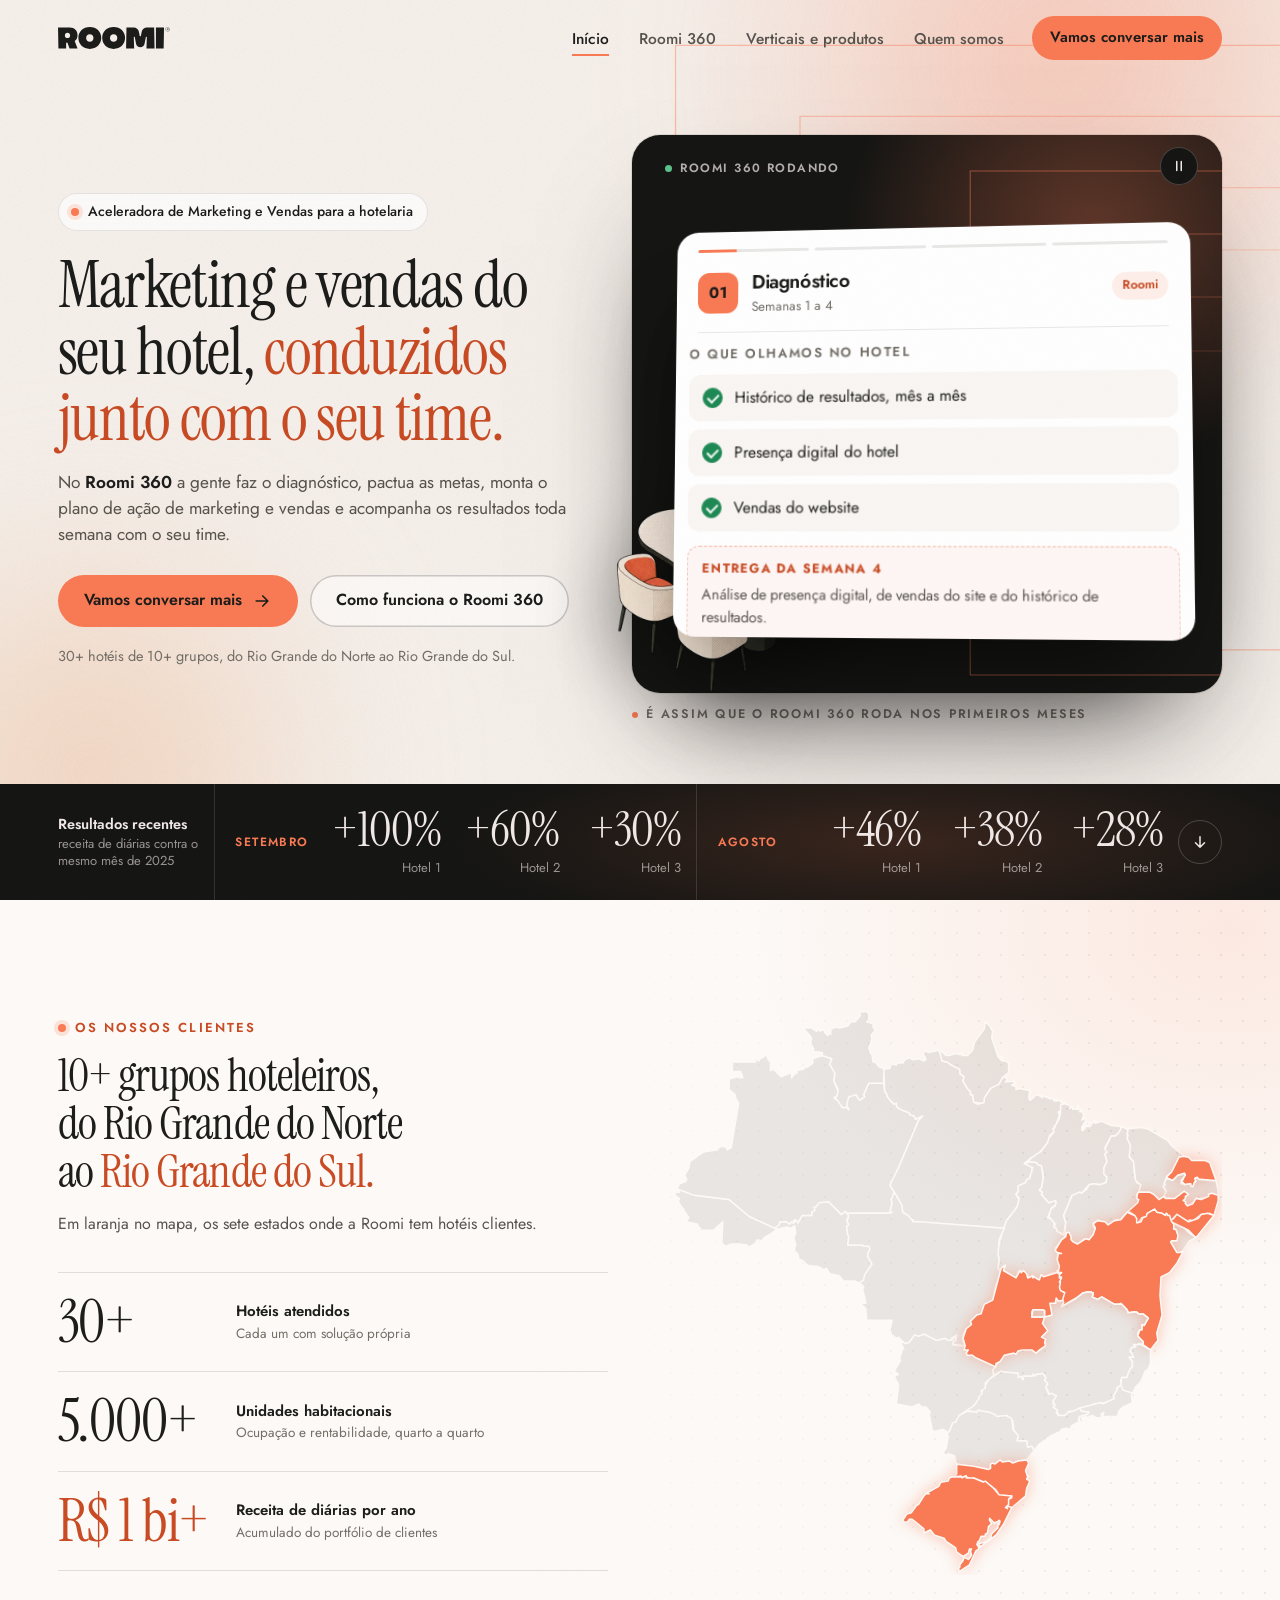
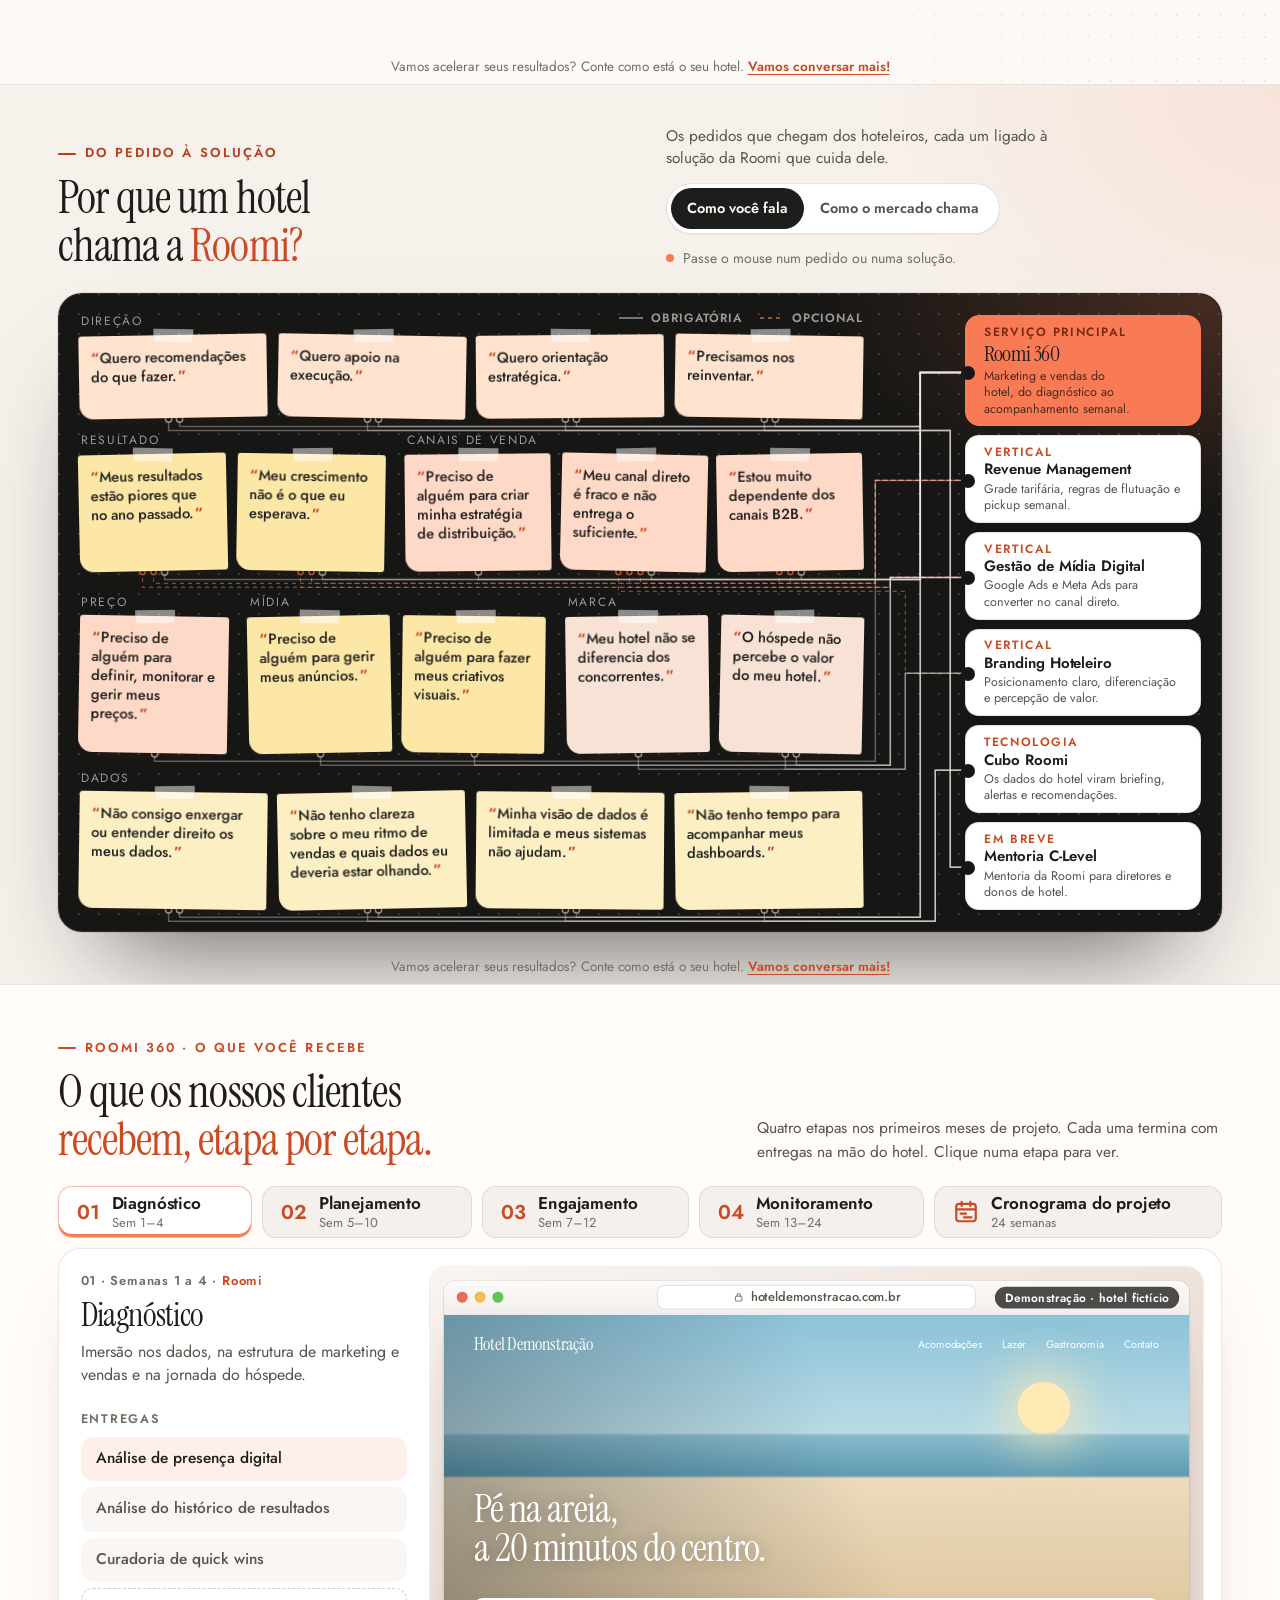
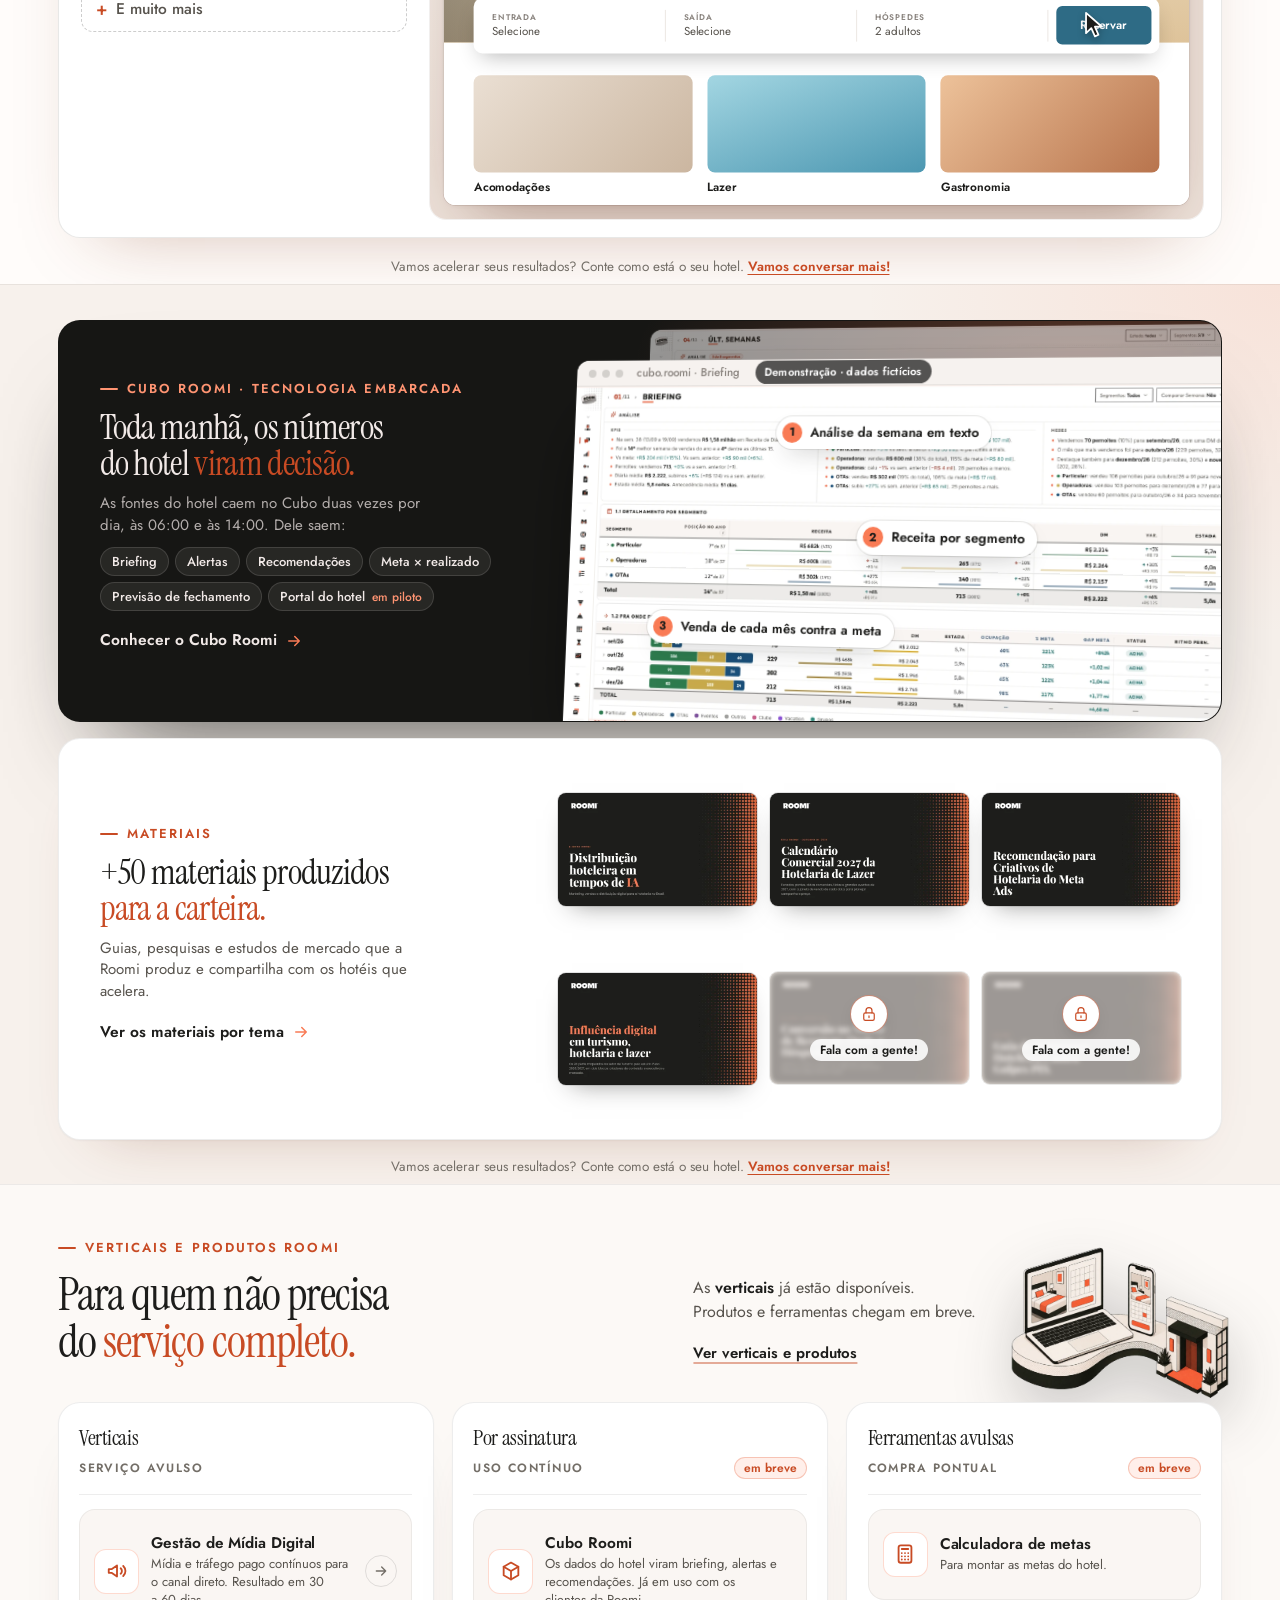
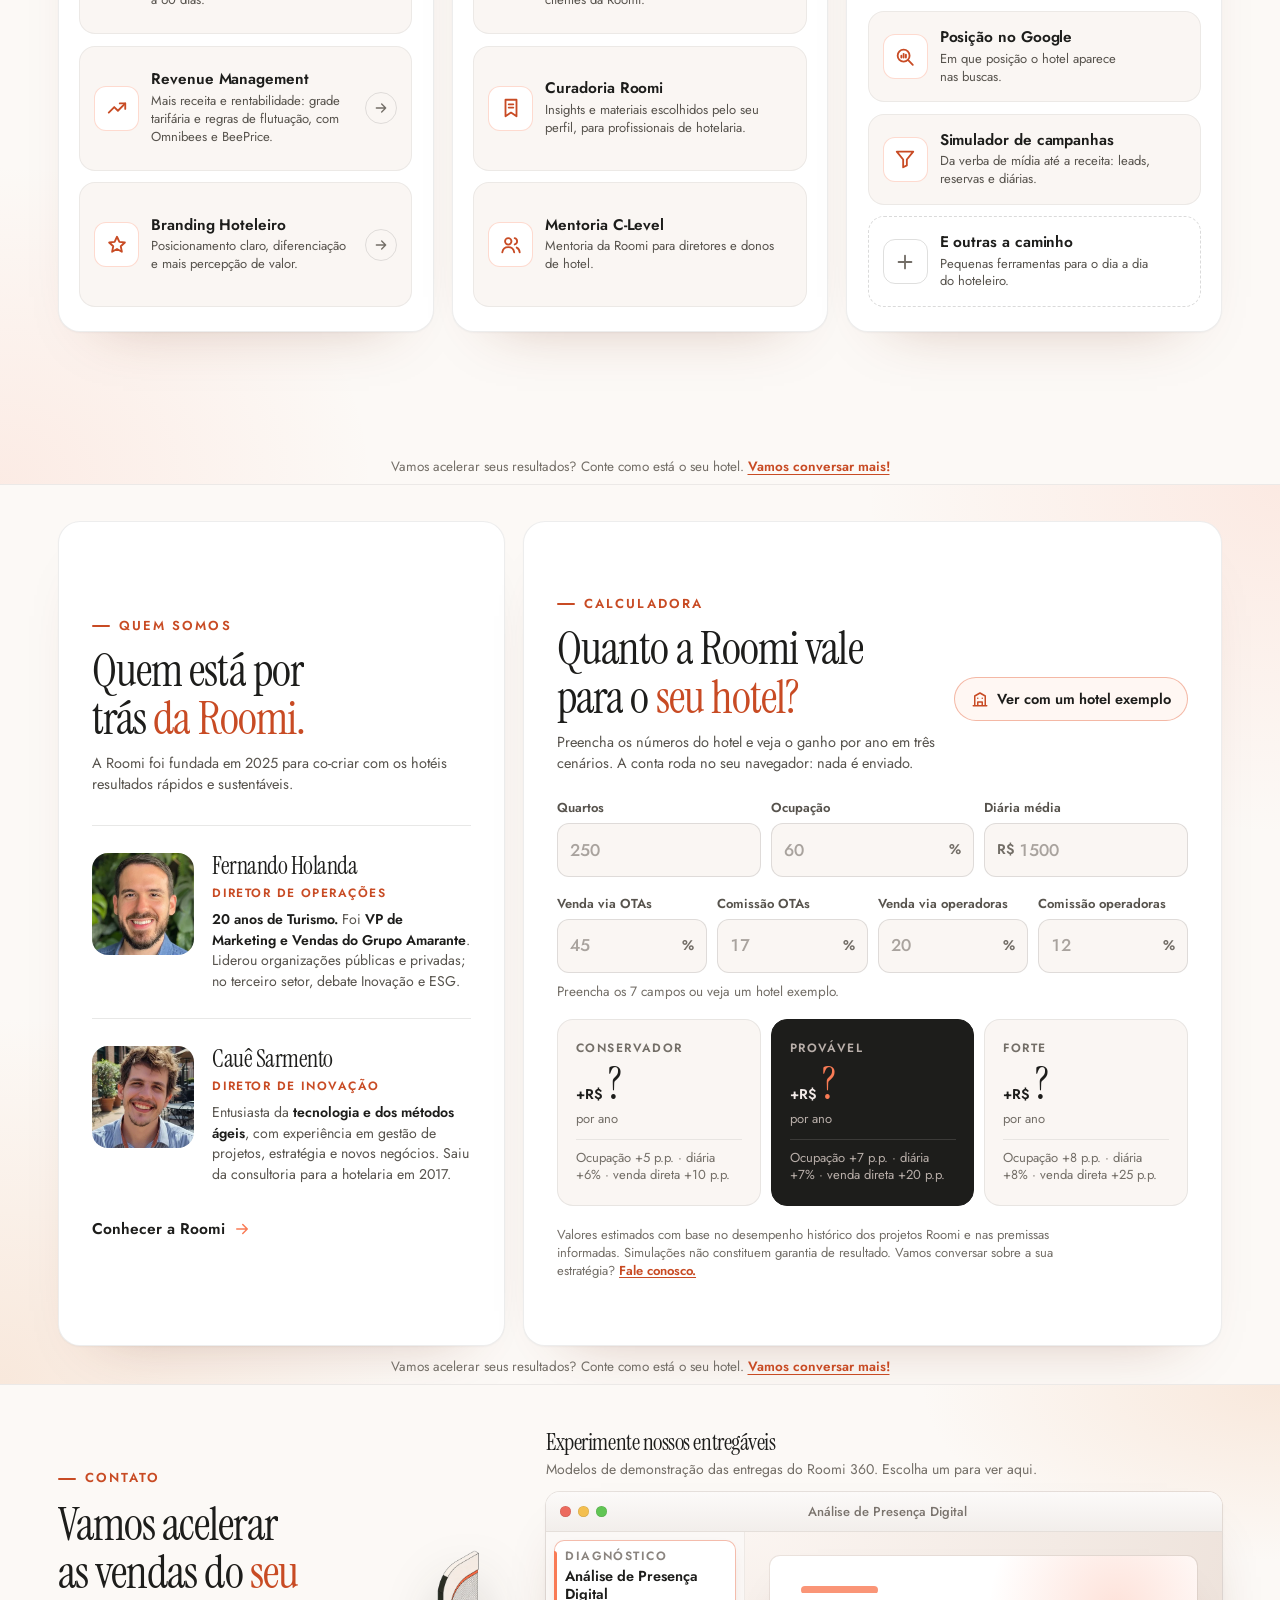
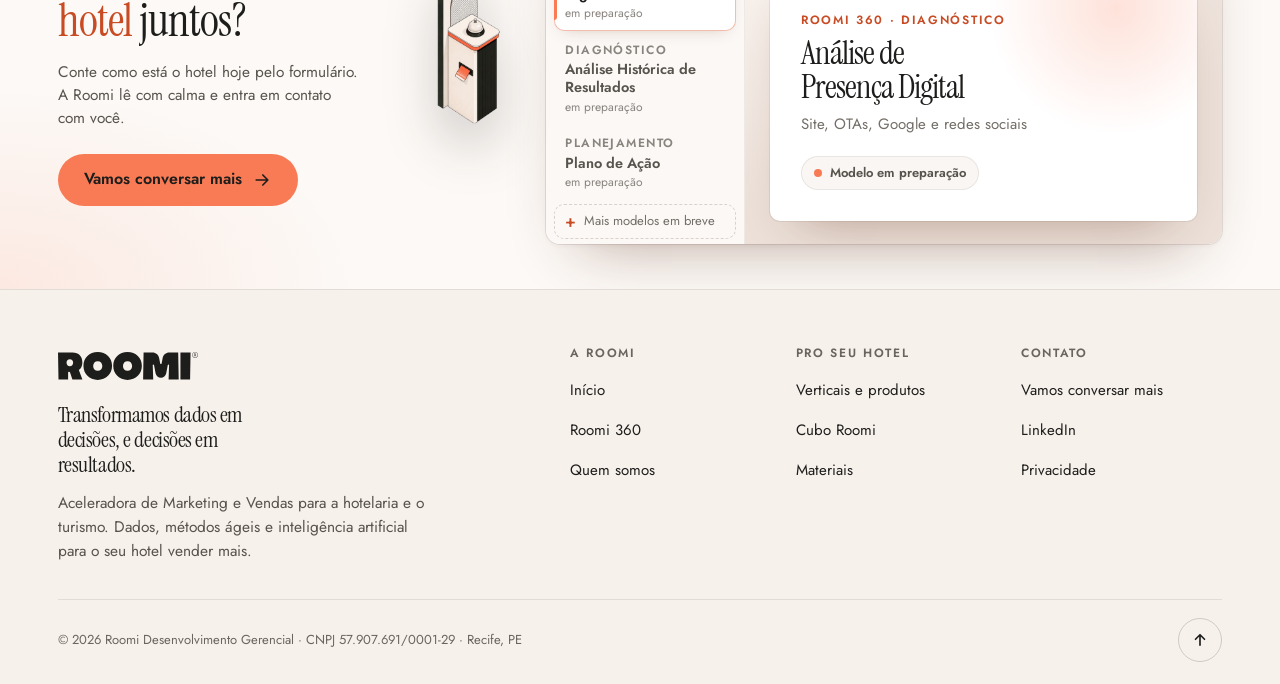
<file: index.html>
<!doctype html>
<html lang="pt-BR" class="no-js">
<head>
<meta charset="utf-8">
<meta name="viewport" content="width=device-width, initial-scale=1, viewport-fit=cover">
<title>Roomi · Aceleradora de Marketing e Vendas para a hotelaria</title>
<meta name="description" content="Marketing e vendas do seu hotel, conduzidos junto com o seu time. No Roomi 360 a Roomi faz o diagnóstico, pactua as metas, monta o plano de ação e acompanha os resultados toda semana.">
<meta name="theme-color" content="#141412">
<link rel="icon" href="favicon.svg" type="image/svg+xml">
<link rel="canonical" href="https://roomi.digital/">
<meta property="og:type" content="website">
<meta property="og:locale" content="pt_BR">
<meta property="og:site_name" content="Roomi">
<meta property="og:title" content="Roomi · Aceleradora de Marketing e Vendas para a hotelaria">
<meta property="og:description" content="Marketing e vendas do seu hotel, conduzidos junto com o seu time. No Roomi 360 a Roomi faz o diagnóstico, pactua as metas, monta o plano de ação e acompanha os resultados toda semana.">
<meta property="og:url" content="https://roomi.digital/">
<meta property="og:image" content="https://roomi.digital/assets/og.png">
<meta property="og:image:width" content="1200">
<meta property="og:image:height" content="630">
<meta name="twitter:card" content="summary_large_image">
<meta name="twitter:title" content="Roomi · Aceleradora de Marketing e Vendas para a hotelaria">
<meta name="twitter:description" content="Marketing e vendas do seu hotel, conduzidos junto com o seu time. No Roomi 360 a Roomi faz o diagnóstico, pactua as metas, monta o plano de ação e acompanha os resultados toda semana.">
<meta name="twitter:image" content="https://roomi.digital/assets/og.png">

<link rel="stylesheet" href="assets/site.css">
<script>document.documentElement.classList.replace('no-js','js');try{var q=new URLSearchParams(location.search),t=q.has('tema')?q.get('tema'):sessionStorage.getItem('rm-tema');var fo=q.get('fonte')||'editorial';document.documentElement.dataset.fonte=fo;var fg={jost:'family=Jost:wght@400;500;600;700',editorial:'family=Instrument+Serif:ital@0;1&family=Jost:wght@400;500;600;700',fraunces:'family=Fraunces:opsz,wght,SOFT@9..144,400..600,0..100&family=Figtree:wght@400;500;600;700',outfit:'family=Outfit:wght@400;500;600;700'}[fo];if(fg){var lj=document.createElement('link');lj.rel='stylesheet';lj.href='https://fonts.googleapis.com/css2?'+fg+'&display=swap';document.head.appendChild(lj)}if(t&&t!=='clara'){document.documentElement.dataset.tema=t;sessionStorage.setItem('rm-tema',t)}else sessionStorage.removeItem('rm-tema')}catch(e){}</script>
<script type="speculationrules">{"prefetch":[{"where":{"href_matches":"*.html"},"eagerness":"moderate"}],"prerender":[{"where":{"href_matches":"*.html"},"eagerness":"conservative"}]}</script>
</head>
<body class="pg-home">
<a class="nv-skip" href="#conteudo">Pular para o conteúdo</a>
<header class="nv" id="topo-nav">
  <div class="nv-in">
    <a class="nv-logo" href="index.html" aria-label="Roomi, página inicial">
      <img class="nv-marca" src="assets/roomi-black.svg" width="112" height="22" alt="">
    </a>
    <nav class="nv-nav" aria-label="Principal">
      <button class="nv-burger" type="button" aria-expanded="false" aria-controls="nv-menu" aria-label="Abrir menu">
        <span></span><span></span><span></span>
      </button>
      <div class="nv-menu" id="nv-menu">
        <ul class="nv-links">
          <li><a href="index.html" data-pg="home">Início</a></li>
          <li><a href="roomi-360.html" data-pg="roomi-360">Roomi 360</a></li>
          <li><a href="verticais.html" data-pg="verticais">Verticais e produtos</a></li>
          <li><a href="sobre.html" data-pg="sobre">Quem somos</a></li>
        </ul>
        
        <a class="btn sm nv-cta" href="mailto:marketing@roomi.digital?subject=Vamos%20conversar%20mais" data-conversa>Vamos conversar mais</a>
      </div>
    </nav>
  </div>
</header>

<main id="conteudo">

<section data-secao="01-abertura-cubo" class="ac" id="inicio" aria-labelledby="ac-titulo">
  <div class="ac-fundo" aria-hidden="true">
    <span class="ac-luz ac-luz-1"></span><span class="ac-luz ac-luz-2"></span>
    <svg class="ac-fios" viewBox="0 0 1440 900" preserveAspectRatio="xMaxYMid slice">
      <path d="M1460 60 H760 V740 H1460"/>
      <path d="M1460 140 H900 V660 H760"/>
      <path d="M1460 220 H1040 V580 H900"/>
      <path d="M1460 290 H1160 V510 H1040"/>
    </svg>
  </div>

  <div class="ac-in">
    <header class="ac-nav">
      <a class="ac-logo" href="#inicio" aria-label="Roomi, início"><img src="assets/roomi-black.svg" width="112" height="22" alt=""></a>
      <nav aria-label="Principal"><ul>
        <li><a href="index.html" aria-current="page">Início</a></li>
        <li><a href="roomi-360.html">Roomi 360</a></li>
        <li><a href="verticais.html">Verticais e produtos</a></li>
        <li><a href="sobre.html">Quem somos</a></li>
      </ul></nav>
      <a class="btn sm ac-nav-cta" href="mailto:marketing@roomi.digital?subject=Vamos%20conversar%20mais" data-conversa>Vamos conversar mais</a>
    </header>

    <div class="ac-meio">
      <div class="ac-txt">
        <p class="ac-selo ac-entra" style="--i:0"><i></i>Aceleradora de Marketing e Vendas para a hotelaria</p>
        <h1 id="ac-titulo">
          <span class="ac-w" style="--i:1"><i>Marketing</i></span>
          <span class="ac-w" style="--i:2"><i>e</i></span>
          <span class="ac-w" style="--i:3"><i>vendas</i></span>
          <span class="ac-w" style="--i:4"><i>do</i></span>
          <span class="ac-w" style="--i:5"><i>seu</i></span>
          <span class="ac-w" style="--i:6"><i>hotel,</i></span>
          <span class="ac-w hl" style="--i:7"><i>conduzidos</i></span>
          <span class="ac-w hl" style="--i:8"><i>junto</i></span>
          <span class="ac-w hl" style="--i:9"><i>com</i></span>
          <span class="ac-w hl" style="--i:10"><i>o</i></span>
          <span class="ac-w hl" style="--i:11"><i>seu</i></span>
          <span class="ac-w hl" style="--i:12"><i>time.</i></span>
        </h1>
        <p class="ac-lead ac-entra" style="--i:9">No <b>Roomi 360</b> a gente faz o diagnóstico, pactua as metas, monta o plano de ação de marketing e vendas e acompanha os resultados toda semana com o seu time.</p>
        <div class="ac-ctas ac-entra" style="--i:11">
          <a class="btn ac-btn" href="mailto:marketing@roomi.digital?subject=Vamos%20conversar%20mais" data-conversa><span>Vamos conversar mais</span>
            <svg viewBox="0 0 24 24" fill="none" stroke="currentColor" stroke-width="2" stroke-linecap="round" stroke-linejoin="round" aria-hidden="true"><path d="M5 12h14M13 6l6 6-6 6"/></svg></a>
          <a class="btn ghost ac-btn" href="#roomi-360"><span>Como funciona o Roomi 360</span></a>
        </div>
        <p class="ac-prova ac-entra" style="--i:13">30+ hotéis de 10+ grupos, do Rio Grande do Norte ao Rio Grande do Sul.</p>
      </div>

      
      <figure class="ac-palco" aria-label="Como o Roomi 360 roda nos primeiros meses de projeto">
        <div class="ac-palco-in">
          <span class="ac-glow" aria-hidden="true"></span>
          <svg class="ac-fios2" viewBox="0 0 700 620" preserveAspectRatio="xMaxYMin slice" aria-hidden="true">
            <path d="M720 40 H420 V600 H720"/><path d="M720 110 H500 V530 H420"/><path d="M720 180 H580 V460 H500"/><path d="M720 240 H650 V400 H580"/>
          </svg>
          <p class="ac-live" aria-live="polite"><i></i><span>Roomi 360 rodando</span></p>
          <button class="palco-pausa" type="button" aria-label="Pausar" aria-pressed="false" hidden>
            <svg class="pp-pausa" viewBox="0 0 24 24" fill="none" stroke="currentColor" stroke-width="2" stroke-linecap="round" aria-hidden="true"><path d="M9 6v12M15 6v12"/></svg>
            <svg class="pp-roda" viewBox="0 0 24 24" fill="none" stroke="currentColor" stroke-width="2" stroke-linejoin="round" aria-hidden="true"><path d="M8 5.5v13l10.5-6.5z"/></svg>
          </button>

          <div class="ab-tela ac-tela">
            <div class="ab-barras" aria-hidden="true"><i></i><i></i><i></i><i></i></div>
            <div class="ab-cab">
              <span class="ab-fase-n">01</span>
              <div><b class="ab-fase-t">Diagnóstico</b><small class="ab-fase-s">Semanas 1 a 4</small></div>
              <span class="ab-quem">Roomi</span>
            </div>
            <div class="ab-cenas">
              <div class="ab-cena" data-n="1" data-t="Diagnóstico" data-s="Semanas 1 a 4" data-q="Roomi">
                <p class="ab-rot">O que olhamos no hotel</p>
                <ul class="ab-check">
                  <li><i></i>Histórico de resultados, mês a mês</li>
                  <li><i></i>Presença digital do hotel</li>
                  <li><i></i>Vendas do website</li>
                </ul>
                <div class="ab-achado"><b>Entrega da semana 4</b><span>Análise de presença digital, de vendas do site e do histórico de resultados.</span></div>
              </div>
              <div class="ab-cena" data-n="2" data-t="Planejamento" data-s="Semanas 5 a 10" data-q="Roomi + hotel">
                <p class="ab-rot">Plano de metas, pactuado com o hotel</p>
                <div class="ab-metas">
                  <div><span>Meta on the books</span><b>por segmento</b></div>
                  <div><span>Meta de pickup</span><b>por segmento</b></div>
                  <div><span>Granularidade</span><b>semana a semana</b></div>
                </div>
                <div class="ab-achado"><b>Entrega da semana 10</b><span>Plano de ação de marketing e vendas, com as metas abertas semana a semana.</span></div>
                <span class="ab-cursor" aria-hidden="true"></span>
              </div>
              <div class="ab-cena" data-n="3" data-t="Engajamento" data-s="Semanas 7 a 12" data-q="Roomi + hotel">
                <p class="ab-rot">Kickoff com o time do hotel</p>
                <ul class="ab-tarefas">
                  <li><i></i><span>Plano emergencial: ações urgentes</span><em>feito</em></li>
                  <li><i></i><span>Checklist de quick wins</span><em>feito</em></li>
                  <li><i></i><span>Workshops das ações prioritárias</span><em>feito</em></li>
                  <li><i></i><span>Plano de ação unificado, em ciclos</span><em>em curso</em></li>
                </ul>
                <span class="ab-cursor" aria-hidden="true"></span>
              </div>
              <div class="ab-cena" data-n="4" data-t="Monitoramento" data-s="Semanas 13 a 24" data-q="Roomi + hotel">
                <p class="ab-rot">Receita de diárias por mês · um hotel do portfólio</p>
                <div class="ab-graf" role="img" aria-label="Receita de diárias de janeiro a setembro, 2026 contra 2025. Setembro: mais 60 por cento.">
                  <div style="--a:833;--b:982"><i></i><i></i><span>jan</span></div>
                  <div style="--a:353;--b:664"><i></i><i></i><span>fev</span></div>
                  <div style="--a:950;--b:612"><i></i><i></i><span>mar</span></div>
                  <div style="--a:925;--b:1085"><i></i><i></i><span>abr</span></div>
                  <div style="--a:1026;--b:1145"><i></i><i></i><span>mai</span></div>
                  <div style="--a:1060;--b:1457"><i></i><i></i><span>jun</span></div>
                  <div style="--a:1332;--b:1747"><i></i><i></i><span>jul</span></div>
                  <div style="--a:929;--b:914"><i></i><i></i><span>ago</span></div>
                  <div class="ab-graf-ult" style="--a:634;--b:1016"><i></i><i></i><span>set</span><b class="num">+60%</b></div>
                </div>
                <p class="ab-leg"><i class="ab-l25"></i>2025 <i class="ab-l26"></i>2026 · reunião semanal com o hotel em cima desses números</p>
              </div>
            </div>
          </div>

          <img class="ac-cena" src="assets/cenas/reuniao-estrategica.webp" alt="" width="780" height="1300" fetchpriority="high">
        </div>
        <figcaption>É assim que o Roomi 360 roda nos primeiros meses</figcaption>
      </figure>
    </div>
  </div>
</section>


<a class="ac-faixa" id="resultados" href="#clientes">
  <p class="ac-faixa-rot"><b>Resultados recentes</b><span>receita de diárias contra o mesmo mês de 2025</span></p>
  <div class="ac-mes"><span class="ac-mes-n">Setembro</span>
    <div><b class="num ed" data-conta="100">+100%</b><small>Hotel 1</small></div>
    <div><b class="num ed" data-conta="60">+60%</b><small>Hotel 2</small></div>
    <div><b class="num ed" data-conta="30">+30%</b><small>Hotel 3</small></div>
  </div>
  <div class="ac-mes"><span class="ac-mes-n">Agosto</span>
    <div><b class="num ed" data-conta="46">+46%</b><small>Hotel 1</small></div>
    <div><b class="num ed" data-conta="38">+38%</b><small>Hotel 2</small></div>
    <div><b class="num ed" data-conta="28">+28%</b><small>Hotel 3</small></div>
  </div>
  <span class="ac-faixa-ir" aria-hidden="true"><svg viewBox="0 0 24 24" fill="none" stroke="currentColor" stroke-width="2" stroke-linecap="round" stroke-linejoin="round"><path d="M12 5v14M6 13l6 6 6-6"/></svg></span>
</a>

<section data-secao="02-clientes" class="cl" id="clientes" aria-labelledby="cl-titulo">
  <div class="cl-in">
    <div class="cl-txt">
      <p class="kicker cl-kicker">Os nossos clientes</p>
      <h2 id="cl-titulo"><span class="cl-l">10+ grupos hoteleiros,</span> <span class="cl-l">do Rio Grande do Norte</span> <span class="cl-l">ao <span class="hl">Rio Grande do Sul.</span></span></h2>
      <p class="cl-lead">Em laranja no mapa, os sete estados onde a Roomi tem hotéis clientes.</p>

      <dl class="cl-nums">
        <div><dt>Hotéis atendidos<span>Cada um com solução própria</span></dt><dd class="ed">30+</dd></div>
        <div><dt>Unidades habitacionais<span>Ocupação e rentabilidade, quarto a quarto</span></dt><dd class="ed">5.000+</dd></div>
        <div><dt>Receita de diárias por ano<span>Acumulado do portfólio de clientes</span></dt><dd class="ed">R$ 1 bi+</dd></div>
      </dl>
      
            
          </div>

    <figure class="cl-mapa">
      <svg class="cl-svg" role="img" viewBox="0 0 520 536" aria-label="Mapa do Brasil com os sete estados onde a Roomi tem clientes pintados de laranja: Rio Grande do Norte, Pernambuco, Alagoas, Bahia, Goiás, Santa Catarina e Rio Grande do Sul">
          <g class="cl-ufs">
<path data-uf="RO" d="M154 252l4 1 4 5 11 0 4 2 4 -3 5 -11 3 -4 -4 -7 0 -3 2 -4 -1 -3 -5 0 -1 -1 -14 0 1 -8 -1 -2 -1 -8 2 -1 -2 -4 2 -5 -3 -4 -4 3 -12 -12 -9 0 -3 5 -2 0 1 3 -3 2 0 3 -9 0 -4 7 -1 -3 -3 3 -3 0 -1 1 -3 -2 -6 0 -1 3 -4 3 2 1 10 -2 4 1 2 -2 1 0 1 7 -2 4 2 7 -1 2 0 5 2 0 0 3 1 -1 1 4 4 2 4 4 6 1 4 0 5 3 3 -1 3 5 5 1z"/>
<path data-uf="AC" d="M93 206l-20 -9 -19 -16 -33 -4 -15 -6 1 3 -4 0 0 3 4 3 -1 3 3 5 2 2 0 1 5 7 -3 4 11 2 1 3 2 1 -1 2 13 0 9 -8 -1 22 1 -1 3 2 5 -2 7 0 8 1 1 2 2 -1 4 -2 3 -4 4 1 2 -3 7 -4 5 -4 -6 -3z"/>
<path data-uf="AM" d="M210 174l-4 -6 1 -4 2 -2 5 -11 19 -45 4 -4 -7 3 -1 -3 -4 -1 -1 -2 -11 -5 -1 -4 -2 1 -3 -3 -1 -1 -3 -4 0 -2 -2 -2 -1 -8 -14 0 -5 11 1 2 -5 3 -3 -5 -4 -1 -4 4 -1 7 2 4 -2 -2 -4 0 -1 -4 -7 -5 3 -2 1 -4 -4 -10 1 -9 -5 -7 2 -5 -9 -3 -9 3 0 4 -4 3 -1 1 0 -2 -4 4 -6 1 0 3 -2 0 -3 4 0 -5 -10 4 -7 -7 -3 1 0 -8 -2 -2 -2 -5 -3 3 -2 0 -2 3 -3 -2 -1 0 1 3 -22 0 0 9 8 0 2 6 -3 0 -2 -1 -8 2 0 10 6 5 0 3 3 5 -7 42 -4 2 -1 -3 -6 0 -2 3 -13 2 -13 9 -1 6 -4 7 2 4 -1 2 -6 2 -2 5 16 6 33 4 19 16 24 11 4 -3 1 -3 6 0 3 2 2 -2 2 1 0 -2 2 -1 2 3 4 -7 9 0 0 -3 3 -2 -1 -3 2 0 3 -4 9 -1 12 12 4 -3 1 2 41 0 2 -1 -2 0 2 -9 -1 -3 3 -7z"/>
<path data-uf="RR" d="M131 27l1 2 -1 4 3 6 -1 2 9 1 0 3 9 3 -2 5 5 9 -1 7 4 8 -1 6 -2 1 7 10 4 0 2 2 -2 -4 2 -8 7 -2 3 5 5 -3 -1 -2 5 -11 14 0 0 -14 -4 -1 -4 -5 -2 0 -1 -7 -1 -1 -2 -5 3 -9 -1 -3 4 -5 -2 -3 0 -3 -6 -2 2 -2 0 -5 -2 -3 -7 1 1 3 -5 6 -4 0 -3 4 -4 1 -4 1 -3 -1 -5 2 0 5 -1 -1 -2 2 -3 -3 0 -2 -3 0 -1 1 -2 -2 -1 2 -2 -1 -3 -2 -6 0 -3 -3 0 2 8 9z"/>
<path data-uf="PA" d="M341 141l6 -4 8 -10 2 -7 4 -3 -1 -3 2 -1 -1 -1 2 -2 3 -9 -1 -2 2 -2 2 -7 -1 -2 -1 1 0 -2 -4 1 0 -2 -2 2 0 -2 -2 0 -1 -1 -1 1 -2 -2 -1 1 0 -1 -4 -1 0 2 -1 -3 -1 2 0 -1 -4 -1 -5 5 -1 0 -1 -2 1 -7 -10 -2 -3 1 0 -3 -4 -1 3 -3 -1 -1 -8 1 2 -3 -3 -2 -2 1 -3 5 -8 5 -6 9 0 4 -6 2 -4 -2 -1 -7 -2 0 0 -3 -3 -3 -4 -7 1 -4 -4 -3 0 -4 -8 -4 -4 -3 -5 -1 0 -5 -3 -5 -10 2 -3 -2 -2 4 2 2 1 3 -2 1 -5 -2 -5 1 -4 -2 -4 2 -2 3 -6 0 0 2 -4 -1 -2 2 0 2 -6 1 1 21 2 2 0 2 3 4 1 1 3 3 2 -1 0 3 4 3 8 3 1 2 4 1 1 3 7 -3 -4 4 -19 45 -8 16 11 19 1 7 5 3 1 3 4 1 0 2 86 6 2 -7 6 -7 5 -8 1 -5 -3 -5 3 -4 -1 -4 7 -3 1 -2 3 -2 0 -2 2 -2 0 -5 1 -1 -3 -3 -5 -1 7 -6z"/>
<path data-uf="AP" d="M308 46l-6 -18 1 -6 -3 -5 -4 -4 -1 7 -9 12 -2 8 -5 5 -5 0 0 -2 -2 1 -4 -1 -6 2 -3 0 -4 -4 -2 1 2 8 5 1 4 3 8 4 0 4 4 3 -1 4 4 7 3 3 0 3 2 0 1 7 7 1 3 -1 0 -4 6 -9 8 -4 3 -6 6 -5 0 -9 -3 -2 -3 0 -4 -4zM310 45l2 1 -2 -1zM311 46l-1 1 1 2 2 -1 -2 -2z"/>
<path data-uf="TO" d="M351 162l-2 -13 -3 -1 -2 -2 -6 -1 -5 2 8 4 -1 1 0 3 -1 1 -1 5 -3 1 -1 3 -7 3 0 6 -2 2 3 4 -2 8 -10 13 -4 11 -5 19 2 5 -1 10 2 3 3 -5 2 -1 -2 5 12 7 2 -6 2 -1 1 2 2 -2 4 5 0 2 0 -2 1 2 4 -2 0 2 1 -1 5 3 2 -5 2 2 9 -4 4 0 0 -2 1 3 3 -1 -3 0 1 -5 1 -1 -2 -2 -1 -6 0 -2 4 -2 -4 -1 -2 -4 6 -8 4 -3 1 -2 0 -2 -2 3 -7 -4 -1 -3 -2 -1 0 -5 -1 0 -1 -2 -4 -2 4 -10 3 -1 1 -3 -1 -2 -6 2 -7 -8 1 -2 -3 -2 2 -2 2 -7z"/>
<path data-uf="MA" d="M343 139l-10 8 5 -2 6 1 2 2 3 1 2 10 -2 11 -2 2 3 2 -1 2 7 8 6 -2 1 1 -1 4 -4 3 -2 7 6 7 -1 3 2 1 1 3 6 3 2 -11 -2 -7 5 -11 2 -6 8 -5 2 1 7 -8 5 -1 5 1 6 -2 1 -5 -3 -5 0 -4 3 -6 -2 -7 2 -2 -2 -4 6 -11 3 0 4 -3 2 -3 0 -3 -9 -1 -9 -4 -6 2 -1 -1 2 -2 -2 0 -4 6 -3 0 3 -4 -3 0 -2 6 -2 2 -1 -3 4 -7 -1 -2 -3 2 2 -4 -1 -4 -3 0 2 -2 -3 0 0 -2 -1 2 -3 -1 -1 1 -1 -3 -2 2 0 -3 -4 -1 -1 -2 -1 2 0 -2 -3 3 0 6 -2 0 2 1 -1 5 -3 6 -2 2 1 1 -2 1 1 3 -5 6 -1 4 -7 9 -5 3zM389 112l-2 3 1 1 1 -4zM383 92l0 2 1 -1 -1 -1z"/>
<path data-uf="PI" d="M438 186l3 -3 -2 -7 2 -1 2 -8 -4 -2 -2 -6 -1 -14 -4 -4 2 -10 -4 -8 1 -3 -1 0 1 -5 -6 -3 -3 6 -3 3 -4 0 -5 10 -1 3 2 2 -2 2 2 7 -3 6 0 6 3 3 -1 5 -6 2 -5 -1 -5 1 -2 4 -5 4 -2 -1 -7 3 -8 19 2 7 -1 12 0 -1 4 -2 2 4 0 3 2 2 4 2 5 -4 3 -1 3 1 4 -5 2 -6 -2 -1 0 -4 5 -3 2 2 4 0 3 3 7 -5 4 0 7 -7 8 -6z"/>
<path data-uf="CE" d="M443 113l-12 1 -1 6 1 0 -1 3 3 7 -1 10 4 5 2 18 5 4 -2 7 10 0 8 5 1 2 5 -3 2 -4 -3 -6 2 -1 -1 -1 3 -8 4 -3 7 -14 5 -1 -12 -10 -4 -5 -19 -11 -6 -1z"/>
<path data-uf="RN" class="cl-on" style="--i:0" d="M494 161l2 -1 2 2 3 0 11 2 2 -1 -6 -17 -5 -2 -12 0 -3 -3 -5 -1 -4 1 -7 14 -5 5 6 3 5 -5 7 -1 -4 9 2 -1 1 2 6 -1 0 2 2 1 2 -5 1 0 -1 -3z"/>
<path data-uf="PB" d="M480 176l3 -2 5 2 -3 2 0 2 -2 2 2 1 2 4 4 -2 4 -5 10 -1 5 -4 6 2 0 -4 -2 -10 -13 -1 -3 0 -2 -2 -2 1 1 3 -1 0 -2 5 -2 -1 0 -2 -6 1 0 -1 -3 0 0 -3 4 -5 -1 -2 -6 2 -5 5 -6 -2 -2 5 1 1 -2 1 3 5 -2 4 1 3 4 -1 1 2 3 -1 5 -3z"/>
<path data-uf="PE" class="cl-on" style="--i:1" d="M430 193l3 0 4 3 2 3 -1 4 2 0 4 -5 4 0 1 -4 7 -4 2 3 5 1 3 2 1 -2 1 1 0 1 2 0 1 5 6 -6 11 7 1 -2 3 1 8 -6 8 -1 4 2 4 -14 0 -5 -6 -2 -3 1 0 2 -7 3 -5 -1 -3 5 -5 2 -2 -2 0 -2 -2 -1 2 -2 0 -2 3 -2 -4 -3 -9 7 -9 0 -1 -2 -5 3 -5 -5 -4 -2 -10 0 -1 1 -1 5 2 1 -1 3 -10 9z"/>
<path data-uf="AL" class="cl-on" style="--i:2" d="M474 199l-3 2 1 1 16 8 7 7 17 -21 -6 -2 -6 1 -3 4 -9 3 -11 -7 -3 4z"/>
<path data-uf="SE" d="M488 212l-4 -4 -10 -4 -1 1 1 4 3 2 0 9 -6 1 5 9 2 2 4 -2 7 -10 6 -3 -7 -5z"/>
<path data-uf="BA" class="cl-on" style="--i:3" d="M456 190l-7 4 -1 3 -3 1 -2 4 -3 1 -1 0 0 -4 -2 -3 -7 -3 -6 7 -6 1 -6 4 -3 -3 -7 -1 -4 3 2 4 -2 6 -4 5 -3 -1 -8 5 -4 -2 -2 -2 0 -3 -2 -4 -2 0 -1 4 -4 3 -6 10 2 2 4 1 -3 0 -1 6 2 6 -1 6 3 0 -2 2 -1 2 3 0 -2 3 1 2 -1 5 1 3 4 2 -2 1 0 6 1 2 -2 4 24 -14 6 1 -1 4 5 3 4 -3 12 7 4 0 2 -1 6 6 1 3 6 -1 4 2 4 0 5 4 -4 7 -2 -1 0 5 -2 0 -2 6 5 5 0 3 7 5 3 -4 4 -5 -1 -7 5 -17 -2 -18 1 -18 8 -4 7 -9 6 -11 -3 1 -3 0 -6 -10 1 -1 5 0 1 -5 -2 -6 -2 0 0 -5 -2 -2 -2 -6 -2 0 0 -1 -1 -1 -1 2 -3 -2 -5 -1 -2 -3z"/>
<path data-uf="MG" d="M347 324l-3 2 -4 -3 -9 0 -4 1 -2 3 -1 -1 -10 2 -11 14 1 5 7 -4 2 1 14 1 0 4 1 1 1 -2 3 4 0 -4 8 0 1 -2 1 2 2 -2 0 2 1 -2 7 1 1 2 -1 3 3 3 -2 2 3 7 7 2 -3 5 1 2 -1 1 2 1 -2 2 4 3 -1 2 2 1 0 2 6 0 4 -4 4 0 20 -7 10 -1 9 -4 -1 -2 4 -7 -1 -1 2 -1 2 -2 0 -5 2 -2 4 0 2 -5 1 -3 2 -2 0 -5 -3 -4 4 0 -1 -4 -2 -1 0 -2 1 -2 4 -1 -2 -2 3 1 2 -2 4 1 0 -3 -5 -5 0 -3 2 -3 2 0 0 -5 2 1 4 -7 -5 -4 -4 0 -2 -2 -8 1 -1 -3 -5 -5 -7 0 -12 -7 -4 2 -5 -2 1 -3 -2 -2 -8 1 -7 6 -13 7 2 -4 -1 -2 -4 1 -2 -3 0 5 -5 -1 -1 3 1 2 -1 3 2 4 -7 2 -2 6 5 7 -6 6 4 2 -1 3 1 3 -6 5z"/>
<path data-uf="ES" d="M431 345l-1 4 -5 0 -1 7 2 5 9 3 3 -6 5 -5 4 -10 3 -2 2 -5 0 -13 -9 -5 -7 0 2 2 -4 1 -1 2 3 7 -4 0 3 4 0 5 -2 2 -2 4z"/>
<path data-uf="RJ" d="M387 385l-2 1 0 3 1 3 2 -1 -1 -4 4 -1 0 1 6 -2 4 2 4 0 2 -2 -2 -1 1 -1 2 -1 -1 4 14 0 1 -5 4 -4 9 -4 -1 -7 1 -2 -9 -3 -2 -5 -2 2 -2 1 1 1 -4 7 1 2 -11 5 -3 -1 -3 1 -16 4 2 3 7 1 -2 2 -5 1zM391 390l3 -1 -1 -1 -2 1zM398 387l-2 0 2 0z"/>
<path data-uf="SP" d="M360 371l3 -4 -4 -3 -3 1 -3 -7 2 -3 -3 -3 1 -3 -3 -4 -2 1 -3 0 -3 2 -1 -2 -1 2 -8 0 0 3 -1 0 -1 -3 -3 1 0 -4 -14 -1 -2 -1 -12 8 -13 23 -9 6 11 2 2 -2 4 2 6 0 7 4 10 0 5 4 1 9 4 5 -1 5 9 0 1 6 4 -1 2 4 5 -6 11 -8 9 -4 1 -2 4 -1 5 1 0 -3 7 -4 2 1 -2 -3 1 -3 7 -2 2 -2 -7 -1 -2 -3 -6 3 -5 1 -3 3 -6 0 -2 -3 1 0 0 -2 -4 -3 2 -2 -2 -1 0 -3zM379 398l1 -1 -2 -1 -1 3 2 0z"/>
<path data-uf="PR" d="M328 409l-2 0 1 -5 -5 -6 -1 -10 -5 -3 -9 1 -2 -2 -5 -2 -11 -2 -1 2 -9 -1 -8 4 -3 6 -3 1 -3 8 -2 2 1 3 -2 11 -3 4 3 3 2 -2 6 2 2 8 28 4 1 2 3 -1 -1 -3 1 -2 2 -1 2 1 5 -4 2 2 7 -1 3 2 5 -2 8 -1 7 -9 -2 -4 -4 1 -1 -6 -7 0z"/>
<path data-uf="SC" class="cl-on" style="--i:5" d="M285 433l-16 -2 0 9 -2 3 6 -1 1 2 3 -2 5 3 3 -1 13 5 8 6 3 5 12 1 0 2 -3 1 -1 6 -2 0 1 3 0 -2 2 0 3 1 13 -11 1 -7 3 -7 -3 -2 2 -3 -1 1 -2 -6 3 -7 -2 -3 -8 1 -5 2 -3 -2 -7 1 -2 -2 -5 4 -2 -1 -2 1 0 4 -2 1 -14 -3z"/>
<path data-uf="RS" class="cl-on" style="--i:6" d="M265 508l3 2 1 4 6 4 5 -3 1 -4 2 0 -1 2 1 4 -2 3 -1 1 -4 -2 -1 3 -3 4 0 2 -1 1 0 3 1 0 9 -6 6 -13 3 -2 -1 -3 -1 -1 1 -3 1 0 2 -5 4 0 0 -2 2 -1 1 -6 3 -3 -2 -3 0 -2 5 5 0 -1 3 -1 1 -1 1 1 -1 3 -1 -2 0 5 -6 6 -1 4 -6 4 -5 1 1 2 -1 2 16 -12 7 -10 8 -16 -3 -1 -2 0 1 2 -2 -1 3 -3 0 -5 3 -3 -12 -1 -5 -6 -8 -7 -2 1 -9 -4 -7 0 0 -2 -4 2 0 -1 -9 0 -3 1 -1 3 -7 1 -2 4 -11 6 2 1 -3 0 -2 2 -5 8 -2 1 -5 7 -4 1 -4 6 2 2 3 -1 1 -2 3 0 11 9 0 4 6 -3 4 5 9 3 2 3 6 4z"/>
<path data-uf="MS" d="M272 319l-7 -1 3 -4 1 -5 -5 5 -3 0 -3 -2 -8 2 -12 -6 -5 2 -4 -1 -5 7 -7 0 -1 -3 0 3 3 6 -1 0 -3 9 1 2 -6 10 4 3 -4 2 4 8 -1 2 1 0 -2 16 15 3 6 -3 3 3 4 0 4 5 -1 2 3 15 2 1 8 -2 5 3 1 -1 3 -8 3 -1 3 -6 14 -9 5 -7 0 -2 3 -3 -1 -2 4 -3 0 -5 8 -7 -1 -5 2 -3 -2 -3 -13 -4 -6 -4 -5 0 -1 -2 3 -2 -5 -1 1 -4 -5 0z"/>
<path data-uf="MT" d="M235 202l-7 0 -5 -6 -5 -3 -1 -7 -7 -12 -3 7 1 3 -2 9 2 0 -2 1 -41 0 2 2 -1 4 -1 0 2 5 -2 1 1 8 1 2 -1 8 14 0 1 1 5 0 1 3 -2 4 0 3 4 7 -7 10 -1 5 -4 3 3 2 1 2 -1 2 2 7 1 6 -5 0 5 5 1 11 24 0 -2 9 1 4 5 4 2 -1 6 6 4 -1 5 -7 4 1 5 -2 12 6 8 -2 3 2 3 0 0 -2 5 -3 -1 5 -2 1 -1 3 12 1 -2 -4 0 -6 3 -6 5 -4 -1 -3 6 -6 4 -1 5 -10 6 -2 3 -16 3 -6 1 -6 -2 -3 1 -10 -1 -2 1 -15 5 -11 -79 -6z"/>
<path data-uf="GO" class="cl-on" style="--i:4" d="M340 287l1 -2 9 0 2 1 0 6 7 -2 -2 -11 5 0 1 -5 2 3 4 -1 2 -7 -4 -2 -1 -3 1 -5 -1 0 2 -4 -2 0 0 -3 2 -2 -3 1 -1 -3 0 2 -13 4 -2 -2 -2 5 -5 -3 -1 1 0 -2 -4 2 -1 -2 0 2 -1 -4 -3 -3 -2 2 -1 -2 -4 7 -12 -7 2 -5 -4 3 -8 30 -8 4 -3 9 -4 1 -6 6 1 3 -5 4 -3 9 2 7 -1 4 4 0 -2 3 1 2 5 0 2 2 20 9 0 -3 4 -2 4 -6 9 -2 2 1 2 -3 4 -1 9 0 4 3 2 -2 7 -5 -1 -3 1 -3 -4 -2 1 -1 5 -5 -5 -7 2 -6 -12 0 0 -4z"/>
<path data-uf="DF" d="M343 292l9 0 0 -6 -2 -1 -9 0 -1 7 2 0z"/>
          </g>
      </svg>
    </figure>
  </div>
</section>

<section data-secao="025-por-que" class="pq" id="por-que" aria-labelledby="pq-titulo">
  
  <div class="pq-in">
    <header class="pq-topo">
      <div class="pq-tit">
        <p class="kicker">Do pedido à solução</p>
        <h2 id="pq-titulo"><span class="pq-l">Por que um hotel</span> <span class="pq-l">chama a <span class="hl">Roomi?</span></span></h2>
      </div>
      <div class="pq-lado">
        <p class="pq-lead">Os pedidos que chegam dos hoteleiros, cada um ligado à solução da Roomi que cuida dele.</p>
        <div class="pq-chave" role="group" aria-label="Linguagem dos pedidos" hidden>
          <button type="button" class="pq-bt" data-modo="dia" aria-pressed="true">Como você fala</button>
          <button type="button" class="pq-bt" data-modo="tec" aria-pressed="false">Como o mercado chama</button>
        </div>
        <p class="pq-dica" hidden><span class="pq-dica-ponto" aria-hidden="true"></span><span class="pq-dica-txt">Passe o mouse num pedido ou numa solução.</span></p>
      </div>
    </header>

    <div class="pq-quadro">
      <div class="pq-notas">
        <p class="pq-leg" hidden><span class="pq-leg-i"><svg viewBox="0 0 26 6" aria-hidden="true"><path d="M1 3H25"/></svg>obrigatória</span><span class="pq-leg-i pq-leg-opc"><svg viewBox="0 0 26 6" aria-hidden="true"><path d="M1 3H25"/></svg>opcional</span></p>
        <div class="pq-linha">
          <section class="pq-grupo" aria-label="Direção">
            <h3>Direção</h3>
            <ul>
              <li class="pq-nota" tabindex="0" data-para="r360 mentoria" style="--i:0;--r:-1deg"><span class="pq-face pq-dia">Quero recomendações do que fazer.</span><span class="pq-face pq-tec">Recomendações com base nos dados</span><span class="pq-para">Roomi 360 e Mentoria C-Level</span></li>
              <li class="pq-nota" tabindex="0" data-para="r360 mentoria" style="--i:1;--r:1.1deg"><span class="pq-face pq-dia">Quero apoio na execução.</span><span class="pq-face pq-tec">Execução do plano de ação</span><span class="pq-para">Roomi 360 e Mentoria C-Level</span></li>
              <li class="pq-nota" tabindex="0" data-para="r360 mentoria" style="--i:2;--r:-.5deg"><span class="pq-face pq-dia">Quero orientação estratégica.</span><span class="pq-face pq-tec">Planejamento estratégico e metas</span><span class="pq-para">Roomi 360 e Mentoria C-Level</span></li>
              <li class="pq-nota" tabindex="0" data-para="r360 mentoria" style="--i:3;--r:.9deg"><span class="pq-face pq-dia">Precisamos nos reinventar.</span><span class="pq-face pq-tec">Reposicionamento do negócio</span><span class="pq-para">Roomi 360 e Mentoria C-Level</span></li>
            </ul>
          </section>
        </div>

        <div class="pq-linha">
          <section class="pq-grupo" aria-label="Resultado">
            <h3>Resultado</h3>
            <ul>
              <li class="pq-nota" tabindex="0" data-para="r360" data-opc="rm midia" style="--i:4;--r:-1.2deg"><span class="pq-face pq-dia">Meus resultados estão piores que no ano passado.</span><span class="pq-face pq-tec">Queda de receita contra o ano anterior (YoY)</span><span class="pq-para">Roomi 360<span class="pq-para-opc">; pode incluir Revenue Management e Gestão de Mídia Digital</span></span></li>
              <li class="pq-nota" tabindex="0" data-para="r360" data-opc="rm midia" style="--i:5;--r:.9deg"><span class="pq-face pq-dia">Meu crescimento não é o que eu esperava.</span><span class="pq-face pq-tec">Crescimento abaixo da meta</span><span class="pq-para">Roomi 360<span class="pq-para-opc">; pode incluir Revenue Management e Gestão de Mídia Digital</span></span></li>
            </ul>
          </section>
          <section class="pq-grupo" aria-label="Canais de venda">
            <h3>Canais de venda</h3>
            <ul>
              <li class="pq-nota" tabindex="0" data-para="r360" style="--i:6;--r:-.6deg"><span class="pq-face pq-dia">Preciso de alguém para criar minha estratégia de distribuição.</span><span class="pq-face pq-tec">Estratégia de distribuição e mix de canais</span><span class="pq-para">Roomi 360</span></li>
              <li class="pq-nota" tabindex="0" data-para="r360" data-opc="rm midia brand" style="--i:7;--r:1.3deg"><span class="pq-face pq-dia">Meu canal direto é fraco e não entrega o suficiente.</span><span class="pq-face pq-tec">Baixa participação do canal direto</span><span class="pq-para">Roomi 360<span class="pq-para-opc">; pode incluir Revenue Management, Gestão de Mídia Digital e Branding Hoteleiro</span></span></li>
              <li class="pq-nota" tabindex="0" data-para="r360" data-opc="rm midia" style="--i:8;--r:-1deg"><span class="pq-face pq-dia">Estou muito dependente dos canais B2B.</span><span class="pq-face pq-tec">Dependência de OTAs e operadoras</span><span class="pq-para">Roomi 360<span class="pq-para-opc">; pode incluir Revenue Management e Gestão de Mídia Digital</span></span></li>
            </ul>
          </section>
        </div>

        <div class="pq-linha">
          <section class="pq-grupo" aria-label="Preço">
            <h3>Preço</h3>
            <ul>
              <li class="pq-nota" tabindex="0" data-para="rm" style="--i:9;--r:1deg"><span class="pq-face pq-dia">Preciso de alguém para definir, monitorar e gerir meus preços.</span><span class="pq-face pq-tec">Gestão tarifária e revenue management</span><span class="pq-para">Revenue Management</span></li>
            </ul>
          </section>
          <section class="pq-grupo" aria-label="Mídia">
            <h3>Mídia</h3>
            <ul>
              <li class="pq-nota" tabindex="0" data-para="midia" style="--i:10;--r:-1.1deg"><span class="pq-face pq-dia">Preciso de alguém para gerir meus anúncios.</span><span class="pq-face pq-tec">Gestão de mídia paga: Google Ads e Meta Ads</span><span class="pq-para">Gestão de Mídia Digital</span></li>
              <li class="pq-nota" tabindex="0" data-para="midia" style="--i:11;--r:.7deg"><span class="pq-face pq-dia">Preciso de alguém para fazer meus criativos visuais.</span><span class="pq-face pq-tec">Produção de criativos para as campanhas</span><span class="pq-para">Gestão de Mídia Digital</span></li>
            </ul>
          </section>
          <section class="pq-grupo" aria-label="Marca">
            <h3>Marca</h3>
            <ul>
              <li class="pq-nota" tabindex="0" data-para="brand" style="--i:12;--r:-.8deg"><span class="pq-face pq-dia">Meu hotel não se diferencia dos concorrentes.</span><span class="pq-face pq-tec">Posicionamento sem diferenciação no compset</span><span class="pq-para">Branding Hoteleiro</span></li>
              <li class="pq-nota" tabindex="0" data-para="brand midia" style="--i:13;--r:1.2deg"><span class="pq-face pq-dia">O hóspede não percebe o valor do meu hotel.</span><span class="pq-face pq-tec">Baixa percepção de valor da marca</span><span class="pq-para">Branding Hoteleiro e Gestão de Mídia Digital</span></li>
            </ul>
          </section>
        </div>

        <div class="pq-linha">
          <section class="pq-grupo" aria-label="Dados">
            <h3>Dados</h3>
            <ul>
              <li class="pq-nota" tabindex="0" data-para="cubo r360" style="--i:14;--r:.8deg"><span class="pq-face pq-dia">Não consigo enxergar ou entender direito os meus dados.</span><span class="pq-face pq-tec">Dados espalhados entre PMS, motor e OTAs</span><span class="pq-para">Cubo Roomi e Roomi 360</span></li>
              <li class="pq-nota" tabindex="0" data-para="cubo r360" style="--i:15;--r:-1.2deg"><span class="pq-face pq-dia">Não tenho clareza sobre o meu ritmo de vendas e quais dados eu deveria estar olhando.</span><span class="pq-face pq-tec">Sem leitura de pace e pickup nem indicadores-chave definidos</span><span class="pq-para">Cubo Roomi e Roomi 360</span></li>
              <li class="pq-nota" tabindex="0" data-para="cubo r360" style="--i:16;--r:.5deg"><span class="pq-face pq-dia">Minha visão de dados é limitada e meus sistemas não ajudam.</span><span class="pq-face pq-tec">Indicadores sem recorte e sistemas que não se integram</span><span class="pq-para">Cubo Roomi e Roomi 360</span></li>
              <li class="pq-nota" tabindex="0" data-para="cubo r360" style="--i:17;--r:-.7deg"><span class="pq-face pq-dia">Não tenho tempo para acompanhar meus dashboards.</span><span class="pq-face pq-tec">Monitoramento manual dos indicadores</span><span class="pq-para">Cubo Roomi e Roomi 360</span></li>
            </ul>
          </section>
        </div>
      </div>

      <ul class="pq-sols" aria-label="Soluções da Roomi">
        <li class="pq-sol pq-sol-360" id="pq-r360" data-sol="r360" tabindex="0"><span class="pq-tipo">Serviço principal</span><b>Roomi 360</b><span class="pq-sd">Marketing e vendas do hotel, do diagnóstico ao acompanhamento semanal.</span></li>
        <li class="pq-sol" id="pq-rm" data-sol="rm" tabindex="0"><span class="pq-tipo">Vertical</span><b>Revenue Management</b><span class="pq-sd">Grade tarifária, regras de flutuação e pickup semanal.</span></li>
        <li class="pq-sol" id="pq-midia" data-sol="midia" tabindex="0"><span class="pq-tipo">Vertical</span><b>Gestão de Mídia Digital</b><span class="pq-sd">Google Ads e Meta Ads para converter no canal direto.</span></li>
        <li class="pq-sol" id="pq-brand" data-sol="brand" tabindex="0"><span class="pq-tipo">Vertical</span><b>Branding Hoteleiro</b><span class="pq-sd">Posicionamento claro, diferenciação e percepção de valor.</span></li>
        <li class="pq-sol" id="pq-cubo" data-sol="cubo" tabindex="0"><span class="pq-tipo">Tecnologia</span><b>Cubo Roomi</b><span class="pq-sd">Os dados do hotel viram briefing, alertas e recomendações.</span></li>
        <li class="pq-sol" id="pq-mentoria" data-sol="mentoria" tabindex="0"><span class="pq-tipo">Em breve</span><b>Mentoria C-Level</b><span class="pq-sd">Mentoria da Roomi para diretores e donos de hotel.</span></li>
      </ul>

      <svg class="pq-fios" aria-hidden="true" focusable="false"></svg>
    </div>
  </div>
</section>

<section data-secao="03-entregas" class="en" id="roomi-360" aria-labelledby="en-titulo">
  <div class="en-in">
    <header class="en-cab">
      <div>
        <p class="kicker">Roomi 360 · o que você recebe</p>
        <h2 id="en-titulo">O que os nossos clientes <span class="hl">recebem, etapa por etapa.</span></h2>
      </div>
      <p class="en-lead">Quatro etapas nos primeiros meses de projeto. Cada uma termina com entregas na mão do hotel. Clique numa etapa para ver.</p>
    </header>

    <div class="en-trilho" role="tablist" aria-label="Etapas do Roomi 360">
      
      <article class="en-f on" data-f="d" role="tab" aria-selected="true" tabindex="0">
        <div class="en-aba"><b>01</b><span>Diagnóstico</span><small>Sem 1–4</small><i class="en-prog"></i></div>
        <div class="en-corpo">
          <div class="en-lado">
            <p class="en-f-n">01 · Semanas 1 a 4 · <span>Roomi</span></p>
            <h3>Diagnóstico</h3>
            <p class="en-f-d">Imersão nos dados, na estrutura de marketing e vendas e na jornada do hóspede.</p>
            <p class="en-rot">Entregas</p>
            <ol class="en-ents">
              <li data-e="0" tabindex="0">Análise de presença digital</li>
              <li data-e="1" tabindex="0">Análise do histórico de resultados</li>
              <li data-e="2" tabindex="0">Curadoria de quick wins</li>
              <li data-e="3" tabindex="0" class="en-mais">E muito mais</li>
            </ol>
          </div>
          <div class="en-palco" aria-hidden="true"><div class="en-cena">
            <span class="en-demo">Demonstração · hotel fictício</span>

            
            <div class="jn dg-mail">
              <div class="jn-bar"><i></i><i></i><i></i><span>E-mail · Caixa de entrada</span></div>
              <div class="jn-c ml-app">
                <div class="ml-lista">
                  <p class="ml-busca"><svg viewBox="0 0 24 24"><circle cx="11" cy="11" r="6"/><path d="M20 20l-4.5-4.5"/></svg>Pesquisar e-mails</p>
                  <p class="ml-sec">Recebidos</p>
                  <div class="ml-row ml-r3"><i class="av">R</i><div class="ml-m"><p><b>Roomi</b><em>agora</em></p><span>Curadoria de Quick Wins</span><small>As ações de ganho rápido, por impacto</small></div></div>
                  <div class="ml-row ml-r2"><i class="av">R</i><div class="ml-m"><p><b>Roomi</b><em>09:12</em></p><span>Análise do Histórico de Resultados</span><small>Receita, ocupação e diária, 2023 a 2025</small></div></div>
                  <div class="ml-row ml-r1"><i class="av">R</i><div class="ml-m"><p><b>Roomi</b><em>08:30</em></p><span>Análise de Presença Digital <svg class="ml-clip" viewBox="0 0 24 24"><path d="M20 11.5l-7.8 7.8a5 5 0 0 1-7-7l8.4-8.4a3.3 3.3 0 0 1 4.7 4.7l-8.4 8.4a1.7 1.7 0 0 1-2.4-2.4l7.7-7.7"/></svg></span><small>Site, OTAs, Google e redes sociais</small></div></div>
                  <div class="ml-row ml-v"><i class="av ml-c">B</i><div class="ml-m"><p><b>Booking.com</b><em>ontem</em></p><span>Seu extrato do mês</span><small>Comissões de setembro</small></div></div>
                  <div class="ml-row ml-v"><i class="av ml-c">G</i><div class="ml-m"><p><b>Google</b><em>ontem</em></p><span>Desempenho do perfil</span><small>Visualizações e cliques</small></div></div>
                </div>
                <div class="ml-ver">
                  <p class="ml-assunto">Análise de Presença Digital</p>
                  <div class="ml-de"><i class="av">R</i><div><b>Roomi</b><span>para equipe do Hotel Demonstração</span></div><em>08:30</em></div>
                  <p class="ml-txt">Olá, time. Segue a análise de presença digital do hotel: o que encontramos no site, nas OTAs, no Google e nas redes, com a recomendação de cada ponto.</p>
                  <p class="ml-anx-rot"><svg viewBox="0 0 24 24"><path d="M20 11.5l-7.8 7.8a5 5 0 0 1-7-7l8.4-8.4a3.3 3.3 0 0 1 4.7 4.7l-8.4 8.4a1.7 1.7 0 0 1-2.4-2.4l7.7-7.7"/></svg>1 anexo</p>
                  <div class="ml-anx">
                    <div class="ml-anx-prev" data-asp=".dg-slide"><span class="ml-capa"><b>Análise de Presença Digital</b><i></i><i></i><i></i><i></i><i></i><i></i></span></div>
                    <p class="ml-anx-nome"><span class="ml-pdf">PDF</span>Análise de Presença Digital.pdf</p>
                  </div>
                </div>
              </div>
            </div>

            
            <div class="jn dg-slide" data-voa=".ml-anx-prev">
              <div class="jn-bar"><i></i><i></i><i></i><span>Apresentação · Análise de Presença Digital</span></div>
              <div class="jn-c sl-app">
                <div class="sl-tool">
                  <b>Análise de Presença Digital</b>
                  <span class="sl-seg"><em class="sl-vslide">Slide</em><em class="sl-vgrade">Grade</em></span>
                  <span class="sl-exp"><svg viewBox="0 0 24 24"><path d="M12 4v11M7 10l5 5 5-5M5 20h14"/></svg>Exportar PDF<i></i></span>
                </div>
                <div class="sl-palco">
                  <div class="sl-grade">
                    <div class="sl-cel1"></div>
                    <div class="sl-th t-mot"><p>Motor de reservas</p><div><i class="th-img"></i><span><u></u><u></u><s></s></span></div></div>
                    <div class="sl-th t-ota"><p>OTAs</p><div><i class="th-img"></i><span><u></u><u></u><s></s></span></div></div>
                    <div class="sl-th t-goo"><p>Google</p><div><i class="th-img"></i><span><u></u><u></u><s></s></span></div></div>
                    <div class="sl-th t-red"><p>Redes sociais</p><div><i class="th-img"></i><span><u></u><u></u><s></s></span></div></div>
                    <div class="sl-th t-cam"><p>Campanhas</p><div><i class="th-img"></i><span><u></u><u></u><s></s></span></div></div>
                    <div class="sl-th t-ava"><p>Avaliações</p><div><i class="th-img"></i><span><u></u><u></u><s></s></span></div></div>
                    <div class="sl-th t-res"><p>Resumo</p><div><i class="th-img"></i><span><u></u><u></u><s></s></span></div></div>
                    <div class="sl-th t-rec"><p>Recomendações</p><div><i class="th-img"></i><span><u></u><u></u><s></s></span></div></div>
                  </div>
                  <div class="sl-cv" data-voa=".sl-cel1">
                    <p class="sl-cab"><b>Roomi</b><span>Análise de Presença Digital</span><em>Site · celular</em></p>
                    <div class="sl-corpo">
                      <div class="sl-print" data-asp=".dg-site">
                        <div class="sl-mini"><span class="sl-mbar"><i></i><i></i><i></i></span><div class="hs-box"><div class="hs">
                          <div class="hs-hero"><div class="hs-nav"><b>Hotel Demonstração</b><span>Acomodações</span><span>Lazer</span><span>Gastronomia</span><span>Contato</span></div><p class="hs-t">Pé na areia,<br>a 20 minutos do centro.</p></div>
                          <div class="hs-busca"><span><small>Entrada</small>Selecione</span><span><small>Saída</small>Selecione</span><span><small>Hóspedes</small>2 adultos</span><b>Reservar</b></div>
                          <div class="hs-cards"><div><i></i><span>Acomodações</span></div><div><i></i><span>Lazer</span></div><div><i></i><span>Gastronomia</span></div></div>
                        </div></div></div>
                        <div class="hs-cel"><div class="hc-tela"><p class="hc-nav"><b>Hotel Demonstração</b><i></i></p><div class="hc-hero"><p>Pé na areia, a 20 minutos do centro.</p></div><p class="hc-l"><i></i><i></i><i></i></p></div></div>
                        <span class="sl-pin">1</span>
                      </div>
                      <div class="sl-txt">
                        <p class="sl-k">Site · celular</p>
                        <h4 class="ed">O botão de reservar some no celular.</h4>
                        <div class="sl-bl sl-prob"><b>Problema</b><span>No celular, o botão fica abaixo da primeira tela e o motor de reservas abre em outra aba.</span></div>
                        <div class="sl-bl sl-rec"><b>Recomendação</b><span>Botão fixo no topo da página e motor de reservas na mesma aba.</span></div>
                      </div>
                    </div>
                    <p class="sl-rod">Roomi · Hotel Demonstração</p>
                  </div>
                </div>
              </div>
            </div>

            
            <div class="jn dg-site" data-voa=".sl-mini">
              <div class="jn-bar"><i></i><i></i><i></i><span class="jn-url"><svg viewBox="0 0 24 24"><rect x="6" y="10" width="12" height="9" rx="2"/><path d="M9 10V8a3 3 0 0 1 6 0v2"/></svg>hoteldemonstracao.com.br</span></div>
              <div class="jn-c hs-box"><div class="hs">
                <div class="hs-hero"><div class="hs-nav"><b>Hotel Demonstração</b><span>Acomodações</span><span>Lazer</span><span>Gastronomia</span><span>Contato</span></div><p class="hs-t">Pé na areia,<br>a 20 minutos do centro.</p></div>
                <div class="hs-busca"><span><small>Entrada</small>Selecione</span><span><small>Saída</small>Selecione</span><span><small>Hóspedes</small>2 adultos</span><b class="hs-res">Reservar</b></div>
                <div class="hs-cards"><div><i></i><span>Acomodações</span></div><div><i></i><span>Lazer</span></div><div><i></i><span>Gastronomia</span></div></div>
              </div></div>
              <span class="dg-flash"></span>
            </div>

            
            <div class="jn dg-rel" data-origem=".ml-r2">
              <div class="jn-bar"><i></i><i></i><i></i><span>Análise do Histórico de Resultados.pdf</span></div>
              <div class="jn-c rl-pag">
                <p class="rl-sobre">Roomi · Diagnóstico</p>
                <p class="rl-tit ed">Análise do Histórico de Resultados</p>
                <p class="rl-sub">Hotel Demonstração · 2023 a 2025</p>
                <div class="rl-graf">
                  <p class="rl-gt"><b>Receita de diárias por mês</b><span>R$ mil</span><span class="rl-leg"><i></i>2024<i></i>2025</span></p>
                  <div class="rl-barras">
                    <div style="--a:62;--b:70"><i></i><i></i><span>jan</span></div>
                    <div style="--a:55;--b:60"><i></i><i></i><span>fev</span></div>
                    <div class="rl-q" style="--a:48;--b:36"><i></i><i></i><span>mar</span></div>
                    <div class="rl-q" style="--a:44;--b:31"><i></i><i></i><span>abr</span></div>
                    <div style="--a:40;--b:43"><i></i><i></i><span>mai</span></div>
                    <div style="--a:47;--b:52"><i></i><i></i><span>jun</span></div>
                    <div style="--a:66;--b:74"><i></i><i></i><span>jul</span></div>
                    <div style="--a:50;--b:54"><i></i><i></i><span>ago</span></div>
                    <em class="rl-nota">queda contra 2024</em>
                  </div>
                </div>
                <div class="rl-g">
                  <div class="rl-bl"><p class="rl-k">Contexto</p><p>Março e abril caíram contra 2024, enquanto a ocupação da região subiu.</p></div>
                  <div class="rl-bl rl-rec"><p class="rl-k">Recomendação</p><p>Abrir a campanha de baixa temporada 60 dias antes e criar um pacote para março e abril.</p></div>
                </div>
              </div>
            </div>

            
            <div class="jn dg-qw" data-origem=".ml-r3">
              <div class="jn-bar"><i></i><i></i><i></i><span>Curadoria de Quick Wins</span></div>
              <div class="jn-c qw-app">
                <div class="qw-cab"><div><p class="rl-sobre">Roomi · Diagnóstico</p><p class="rl-tit ed">Curadoria de Quick Wins</p><p class="rl-sub">Ações de baixo esforço e alto impacto</p></div><span class="qw-barra"><i></i></span></div>
                <ul>
                  <li><i></i><span>Botão de reservar fixo no celular</span><em>site</em></li>
                  <li><i></i><span>Preço do site no Google Hotel Ads</span><em>Google</em></li>
                  <li><i></i><span>Fotos novas dos quartos nas OTAs</span><em>OTAs</em></li>
                  <li><i></i><span>Responder as avaliações em até 24 horas</span><em>reputação</em></li>
                  <li><i></i><span>Benefício exclusivo para quem reserva no site</span><em>venda direta</em></li>
                </ul>
              </div>
            </div>

            
            <div class="mm">
              <div class="mm-in">
                <p class="mm-k">Diagnóstico · e muito mais</p>
                <p class="mm-t ed">Também nesta etapa</p>
                <ul>
                  <li style="--i:0"><i><svg viewBox="0 0 24 24"><path d="M4 19V5M4 19h16M8 15l3-4 3 2 5-6"/></svg></i><div><b>Análise de vendas do website</b><span>As vendas do site no ano corrente</span></div></li>
                  <li style="--i:1"><i><svg viewBox="0 0 24 24"><path d="M12 21s-6-5.5-6-11a6 6 0 0 1 12 0c0 5.5-6 11-6 11z"/><circle cx="12" cy="10" r="2"/></svg></i><div><b>Visita técnica</b><span>A Roomi no hotel, in loco</span></div></li>
                  <li style="--i:2"><i><svg viewBox="0 0 24 24"><circle cx="9" cy="8" r="3"/><path d="M3 20c0-3.3 2.7-6 6-6s6 2.7 6 6M16 4.5a3 3 0 0 1 0 6M21 20c0-2.6-1.6-4.8-4-5.6"/></svg></i><div><b>Entrevistas com a equipe</b><span>Entrevistas em profundidade com a equipe interna</span></div></li>
                </ul>
              </div>
            </div>
            <span class="en-cur"></span>
          </div></div>
        </div>
      </article>

      
      <article class="en-f" data-f="p" role="tab" aria-selected="false" tabindex="0">
        <div class="en-aba"><b>02</b><span>Planejamento</span><small>Sem 5–10</small><i class="en-prog"></i></div>
        <div class="en-corpo">
          <div class="en-lado">
            <p class="en-f-n">02 · Semanas 5 a 10 · <span>Roomi + hotel</span></p>
            <h3>Planejamento</h3>
            <p class="en-f-d">Metas objetivas pactuadas e um plano para chegar lá.</p>
            <p class="en-rot">Entregas</p>
            <ol class="en-ents">
              <li data-e="0" tabindex="0">Meta on the books (receita realizada)</li>
              <li data-e="1" tabindex="0">Meta de pickup por segmento, semana a semana</li>
              <li data-e="2" tabindex="0">Plano de ação unificado de marketing e vendas</li>
              <li data-e="3" tabindex="0" class="en-mais">E muito mais</li>
            </ol>
          </div>
          <div class="en-palco" aria-hidden="true"><div class="en-cena">
            <span class="en-demo">Demonstração · hotel fictício</span>
            <div class="jn pl-doc">
              <div class="jn-bar"><i></i><i></i><i></i><span>Plano de Metas 2026 · Hotel Demonstração</span></div>
              <div class="jn-c pl-app">
                <div class="pl-tool"><span>R$</span><span>%</span><span>,00</span><span class="pl-sep"></span><span><b>B</b></span><span><em>I</em></span><span class="pl-sep"></span><span class="pl-cor"></span><span class="pl-part"><i>R</i><i>H</i>Compartilhado</span></div>
                <p class="pl-fx"><span class="pl-ref"><em class="f1">C5</em><em class="f2">B3</em><em class="f3">A2</em></span><b>fx</b><span class="pl-fv"><em class="f1">R$ 0,86 mi</em><em class="f2">Pickup da semana 16</em><em class="f3">Pacote de baixa temporada</em></span></p>
                <div class="pl-area">
                  
                  <div class="pl-v pl-v1">
                    <table>
                      <thead><tr class="pl-let"><th></th><th>A</th><th>B</th><th>C</th><th>D</th></tr></thead>
                      <tbody>
                        <tr class="pl-h"><th>1</th><td>Mês</td><td>Realizado 2025</td><td>Meta 2026</td><td>Variação</td></tr>
                        <tr><th>2</th><td>Janeiro</td><td>R$ 1,42 mi</td><td>R$ 1,58 mi</td><td>+11%</td></tr>
                        <tr><th>3</th><td>Fevereiro</td><td>R$ 1,10 mi</td><td>R$ 1,24 mi</td><td>+13%</td></tr>
                        <tr><th>4</th><td>Março</td><td>R$ 0,72 mi</td><td class="pl-sel">R$ 0,86 mi</td><td>+19%</td></tr>
                        <tr><th>5</th><td>Abril</td><td>R$ 0,64 mi</td><td>R$ 0,78 mi</td><td>+22%</td></tr>
                        <tr><th>6</th><td>Maio</td><td>R$ 0,58 mi</td><td>R$ 0,66 mi</td><td>+14%</td></tr>
                        <tr><th>7</th><td>Junho</td><td>R$ 0,69 mi</td><td>R$ 0,79 mi</td><td>+14%</td></tr>
                        <tr class="pl-vz"><th>8</th><td></td><td></td><td></td><td></td></tr><tr class="pl-vz"><th>9</th><td></td><td></td><td></td><td></td></tr><tr class="pl-vz"><th>10</th><td></td><td></td><td></td><td></td></tr><tr class="pl-vz"><th>11</th><td></td><td></td><td></td><td></td></tr><tr class="pl-vz"><th>12</th><td></td><td></td><td></td><td></td></tr><tr class="pl-vz"><th>13</th><td></td><td></td><td></td><td></td></tr><tr class="pl-vz"><th>14</th><td></td><td></td><td></td><td></td></tr><tr class="pl-vz"><th>15</th><td></td><td></td><td></td><td></td></tr><tr class="pl-vz"><th>16</th><td></td><td></td><td></td><td></td></tr><tr class="pl-vz"><th>17</th><td></td><td></td><td></td><td></td></tr><tr class="pl-vz"><th>18</th><td></td><td></td><td></td><td></td></tr><tr class="pl-vz"><th>19</th><td></td><td></td><td></td><td></td></tr><tr class="pl-vz"><th>20</th><td></td><td></td><td></td><td></td></tr>
                      </tbody>
                    </table>
                  </div>
                  
                  <div class="pl-v pl-v2">
                    <div class="pl-graf">
                      <p class="pl-k"><b>Pickup da semana por segmento</b><span><i class="v"></i>vendido <i class="m"></i>meta</span></p>
                      <div class="pl-segs">
                        <div style="--m:88;--v:94"><span>Particular</span><i><b></b></i><em>107%</em></div>
                        <div style="--m:72;--v:61"><span>OTAs</span><i><b></b></i><em class="baixo">85%</em></div>
                        <div style="--m:54;--v:58"><span>Operadoras</span><i><b></b></i><em>107%</em></div>
                        <div style="--m:30;--v:22"><span>Eventos</span><i><b></b></i><em class="baixo">73%</em></div>
                        <div style="--m:18;--v:19"><span>Clube</span><i><b></b></i><em>106%</em></div>
                      </div>
                      <div class="pl-semanas"><span>sem 14</span><span>sem 15</span><span class="on">sem 16</span><span>sem 17</span><span>sem 18</span></div>
                    </div>
                  </div>
                  
                  <div class="pl-v pl-v3">
                    <table>
                      <thead><tr class="pl-let"><th></th><th>A</th><th>B</th><th>C</th><th>D</th></tr></thead>
                      <tbody>
                        <tr class="pl-h"><th>1</th><td>Ação</td><td>Responsável</td><td>Prazo</td><td>Meta ligada</td></tr>
                        <tr><th>2</th><td class="pl-sel">Pacote de baixa temporada</td><td><i class="pl-av">M</i>Marketing</td><td>15/02</td><td>Março e abril</td></tr>
                        <tr><th>3</th><td>Revisar grade tarifária</td><td><i class="pl-av">R</i>Reservas</td><td>20/02</td><td>Diária média</td></tr>
                        <tr><th>4</th><td>Campanha no Google Ads</td><td><i class="pl-av pl-ro">R</i>Roomi</td><td>01/03</td><td>Venda direta</td></tr>
                        <tr><th>5</th><td>Abrir operadoras do Sul</td><td><i class="pl-av">C</i>Comercial</td><td>10/03</td><td>Operadoras</td></tr>
                        <tr class="pl-vz"><th>6</th><td></td><td></td><td></td><td></td></tr><tr class="pl-vz"><th>7</th><td></td><td></td><td></td><td></td></tr><tr class="pl-vz"><th>8</th><td></td><td></td><td></td><td></td></tr><tr class="pl-vz"><th>9</th><td></td><td></td><td></td><td></td></tr><tr class="pl-vz"><th>10</th><td></td><td></td><td></td><td></td></tr><tr class="pl-vz"><th>11</th><td></td><td></td><td></td><td></td></tr><tr class="pl-vz"><th>12</th><td></td><td></td><td></td><td></td></tr><tr class="pl-vz"><th>13</th><td></td><td></td><td></td><td></td></tr><tr class="pl-vz"><th>14</th><td></td><td></td><td></td><td></td></tr><tr class="pl-vz"><th>15</th><td></td><td></td><td></td><td></td></tr><tr class="pl-vz"><th>16</th><td></td><td></td><td></td><td></td></tr><tr class="pl-vz"><th>17</th><td></td><td></td><td></td><td></td></tr><tr class="pl-vz"><th>18</th><td></td><td></td><td></td><td></td></tr><tr class="pl-vz"><th>19</th><td></td><td></td><td></td><td></td></tr><tr class="pl-vz"><th>20</th><td></td><td></td><td></td><td></td></tr>
                      </tbody>
                    </table>
                    <div class="pl-assina"><span><i></i>Roomi</span><span><i></i>Hotel</span><b>Pactuado</b></div>
                  </div>
                </div>
                <div class="pl-abas"><span class="pl-mais">+</span><span class="pl-a1">Meta on the books</span><span class="pl-a2">Meta de pickup</span><span class="pl-a3">Plano de ação</span></div>
              </div>
            </div>
            <div class="mm">
              <div class="mm-in">
                <p class="mm-k">Planejamento · e muito mais</p>
                <p class="mm-t ed">Também nesta etapa</p>
                <ul>
                  <li style="--i:0"><i><svg viewBox="0 0 24 24"><circle cx="12" cy="12" r="9"/><path d="M8 12.5l2.5 2.5L16 9.5"/></svg></i><div><b>Revisão e pactuação do Plano de Metas</b><span>Revisado pelo time e pactuado com todos os envolvidos</span></div></li>
                  <li style="--i:1"><i><svg viewBox="0 0 24 24"><path d="M12 3l9 5-9 5-9-5 9-5z"/><path d="M3 13l9 5 9-5"/></svg></i><div><b>Meta on the books por segmento</b><span>A receita realizada aberta por segmento</span></div></li>
                  <li style="--i:2"><i><svg viewBox="0 0 24 24"><rect x="4" y="5" width="16" height="15" rx="2"/><path d="M4 10h16M9 3v4M15 3v4"/></svg></i><div><b>Granularidade semana a semana</b><span>As metas abertas por semana</span></div></li>
                </ul>
              </div>
            </div>
            <span class="en-cur"></span>
          </div></div>
        </div>
      </article>

      
      <article class="en-f" data-f="e" role="tab" aria-selected="false" tabindex="0">
        <div class="en-aba"><b>03</b><span>Engajamento</span><small>Sem 7–12</small><i class="en-prog"></i></div>
        <div class="en-corpo">
          <div class="en-lado">
            <p class="en-f-n">03 · Semanas 7 a 12 · <span>Roomi + hotel</span></p>
            <h3>Engajamento</h3>
            <p class="en-f-d">Da estratégia à ação: kickoff acelerado e quick wins.</p>
            <p class="en-rot">Entregas</p>
            <ol class="en-ents">
              <li data-e="0" tabindex="0">Workshop presencial de kick-off</li>
              <li data-e="1" tabindex="0">Sprint presencial de quick wins</li>
              <li data-e="2" tabindex="0">Curadoria das ações emergenciais</li>
              <li data-e="3" tabindex="0" class="en-mais">E muito mais</li>
            </ol>
          </div>
          <div class="en-palco" aria-hidden="true"><div class="en-cena">
            <span class="en-demo">Demonstração · hotel fictício</span>
            
            <div class="jn eg-conv">
              <div class="jn-bar"><i></i><i></i><i></i><span>Agenda · Convite</span></div>
              <div class="jn-c eg-cv">
                <div class="eg-ev">
                  <span class="eg-dia"><small>terça</small><b>9h</b></span>
                  <div><p class="eg-k">Convite · presencial</p><p class="eg-tit ed">Workshop de kick-off do plano de ação</p><p class="eg-q"><svg viewBox="0 0 24 24"><circle cx="12" cy="12" r="9"/><path d="M12 7v5l3 2"/></svg>terça, 9h às 17h<svg viewBox="0 0 24 24"><path d="M12 21s-6-5.5-6-11a6 6 0 0 1 12 0c0 5.5-6 11-6 11z"/><circle cx="12" cy="10" r="2"/></svg>no hotel</p></div>
                </div>
                <p class="eg-pt">Pauta</p>
                <ol class="eg-pauta">
                  <li>Plano de ação de marketing e vendas</li>
                  <li>Quick wins: ações de baixo esforço e alto impacto</li>
                  <li>Iniciativas prioritárias e metas pactuadas</li>
                </ol>
                <p class="eg-pt">Participantes</p>
                <ul class="eg-pess">
                  <li><i>G</i>Gerência geral<em>aceito</em></li>
                  <li><i>R</i>Reservas<em>aceito</em></li>
                  <li><i>M</i>Marketing<em>aceito</em></li>
                  <li><i>C</i>Comercial<em>aceito</em></li>
                  <li><i class="eg-roomi">R</i>Roomi<em>aceito</em></li>
                </ul>
                <p class="eg-resp">Vai participar?<span class="on">Sim</span><span>Talvez</span><span>Não</span></p>
              </div>
            </div>
            
            <div class="jn eg-sprint">
              <div class="jn-bar"><i></i><i></i><i></i><span>Quadro · Sprint de quick wins</span></div>
              <div class="jn-c">
                <div class="eg-sp-cab"><b>Sprint de quick wins</b><span>dia <em>1</em> de 5</span></div>
                <div class="eg-quadro">
                  <div class="eg-cols">
                    <div><p>A fazer</p></div><div><p>Fazendo</p></div><div><p>Feito</p></div>
                  </div>
                  <div class="eg-card eg-c1"><small class="t1">site</small><span>Botão de reservar fixo</span><i>M</i></div>
                  <div class="eg-card eg-c2"><small class="t2">Google</small><span>Preço no Google Hotel Ads</span><i class="r">R</i></div>
                  <div class="eg-card eg-c3"><small class="t3">OTAs</small><span>Fotos novas nas OTAs</span><i>M</i></div>
                  <div class="eg-card eg-c4"><small class="t4">reputação</small><span>Resposta às avaliações</span><i>G</i></div>
                </div>
              </div>
            </div>
            
            <div class="jn eg-emerg">
              <div class="jn-bar"><i></i><i></i><i></i><span>Ações emergenciais</span></div>
              <div class="jn-c">
                <div class="qw-cab"><div><p class="rl-sobre">Curadoria Roomi</p><p class="rl-tit ed">Ações emergenciais</p><p class="rl-sub">Por impacto na receita</p></div></div>
                <ol>
                  <li><span>Abrir venda de março, hoje fechada nas OTAs</span><i class="pl-av">R</i><em class="u">urgente</em></li>
                  <li><span>Corrigir a tarifa de fim de semana abaixo da média</span><i class="pl-av">R</i><em class="u">urgente</em></li>
                  <li><span>Reativar o pixel de conversão do site</span><i class="pl-av">M</i><em class="u">urgente</em></li>
                  <li><span>Atualizar a política de cancelamento</span><i class="pl-av">G</i><em>esta semana</em></li>
                </ol>
              </div>
            </div>
            <div class="mm">
              <div class="mm-in">
                <p class="mm-k">Engajamento · e muito mais</p>
                <p class="mm-t ed">Também nesta etapa</p>
                <ul>
                  <li style="--i:0"><i><svg viewBox="0 0 24 24"><circle cx="9" cy="8" r="3"/><path d="M3 20c0-3.3 2.7-6 6-6s6 2.7 6 6M16 4.5a3 3 0 0 1 0 6M21 20c0-2.6-1.6-4.8-4-5.6"/></svg></i><div><b>Workshops de execução</b><span>As ações prioritárias, com o time do hotel</span></div></li>
                  <li style="--i:1"><i><svg viewBox="0 0 24 24"><path d="M10 6h10M10 12h10M10 18h10M4 6l1.5 1.5L8 5M4 12l1.5 1.5L8 11M4 18l1.5 1.5L8 17"/></svg></i><div><b>Checklist de Quick Wins</b><span>Ações de baixo esforço e alto impacto</span></div></li>
                  <li style="--i:2"><i><svg viewBox="0 0 24 24"><path d="M20 12a8 8 0 0 1-14 5.3M4 12a8 8 0 0 1 14-5.3"/><path d="M18 3v4h-4M6 21v-4h4"/></svg></i><div><b>Plano de ação unificado em ciclos</b><span>O plano executado em ciclos</span></div></li>
                </ul>
              </div>
            </div>
            <span class="en-cur"></span>
          </div></div>
        </div>
      </article>

      
      <article class="en-f" data-f="m" role="tab" aria-selected="false" tabindex="0">
        <div class="en-aba"><b>04</b><span>Monitoramento</span><small>Sem 13–24</small><i class="en-prog"></i></div>
        <div class="en-corpo">
          <div class="en-lado">
            <p class="en-f-n">04 · Semanas 13 a 24 · <span>Roomi + hotel</span></p>
            <h3>Monitoramento</h3>
            <p class="en-f-d">Acompanhamento contínuo dos resultados e da execução, numa reunião semanal com o time.</p>
            <p class="en-rot">Entregas</p>
            <ol class="en-ents">
              <li data-e="0" tabindex="0">Painel dinâmico de indicadores</li>
              <li data-e="1" tabindex="0">Atas das reuniões de monitoramento</li>
              <li data-e="2" tabindex="0">Controle dos encaminhamentos</li>
              <li data-e="3" tabindex="0" class="en-mais">E muito mais</li>
            </ol>
          </div>
          <div class="en-palco" aria-hidden="true"><div class="en-cena">
            <span class="en-demo">Demonstração · hotel fictício</span>
            
            <div class="jn mo-painel">
              <div class="jn-bar"><i></i><i></i><i></i><span>Painel do hotel</span></div>
              <div class="jn-c mo-pc">
                <div class="mo-cab"><b>Painel do hotel</b><span class="mo-viva"><i></i>atualizado hoje, 06:00</span></div>
                <div class="mo-kpis">
                  <div><span>Receita do mês x meta</span><b class="num" data-to="96">0%</b><i style="--p:.96"></i></div>
                  <div><span>Pickup da semana</span><b class="num">+412 noites</b><i style="--p:.7"></i></div>
                  <div><span>Ocupação on the books</span><b class="num">68%</b><i style="--p:.68"></i></div>
                </div>
                <div class="mo-graf">
                  <p class="mo-gt"><b>Receita acumulada</b><span class="mo-leg"><i class="a"></i>meta <i class="b"></i>realizado</span></p>
                  <svg class="mo-linha" viewBox="0 0 600 200" preserveAspectRatio="none">
                    <path class="mo-grade" d="M0 40H600M0 90H600M0 140H600M0 190H600"/>
                    <path class="mo-area" d="M0 168 L100 150 L200 139 L300 112 L400 101 L500 80 L600 69 L600 200 L0 200Z"/>
                    <path class="mo-meta" d="M0 160 L100 144 L200 128 L300 109 L400 93 L500 77 L600 61"/>
                    <path class="mo-real" pathLength="1" d="M0 168 L100 150 L200 139 L300 112 L400 101 L500 80 L600 69"/>
                  </svg>
                  <p class="mo-x"><span>sem 12</span><span>sem 13</span><span>sem 14</span><span>sem 15</span><span>sem 16</span><span>sem 17</span><span>sem 18</span></p>
                </div>
              </div>
            </div>
            
            <div class="jn mo-ata">
              <div class="jn-bar"><i></i><i></i><i></i><span>Ata · reunião de monitoramento</span></div>
              <div class="jn-c mo-doc">
                <div class="mo-folha">
                  <p class="rl-sobre">Ata · reunião de monitoramento</p>
                  <p class="rl-tit ed">Semana 18</p>
                  <p class="mo-meta-l"><span>segunda, 9h</span><span>online</span><span class="mo-pp"><i>G</i><i>R</i><i>M</i><i>C</i><i class="r">R</i></span></p>
                  <div class="mo-ata-g">
                    <div><p class="rl-k">Resultados</p><p class="mo-dig" data-txt="Receita do mês em 96% da meta. Pickup de OTAs abaixo do previsto na semana."></p></div>
                    <div><p class="rl-k">Decisões</p><p class="mo-dig" data-txt="Abrir tarifa promocional de 3 noites nas OTAs até sexta. Antecipar o e-mail para a base de hóspedes."></p></div>
                    <div class="mo-ata-enc"><p class="rl-k">Encaminhamentos</p>
                      <p><i></i>Tarifa promocional de 3 noites<span><b class="pl-av">R</b>Reservas · sexta</span></p>
                      <p><i></i>E-mail para a base de hóspedes<span><b class="pl-av">M</b>Marketing · quinta</span></p>
                    </div>
                  </div>
                </div>
              </div>
            </div>
            
            <div class="jn mo-enc">
              <div class="jn-bar"><i></i><i></i><i></i><span>Controle dos encaminhamentos</span></div>
              <div class="jn-c">
                <div class="qw-cab"><div><p class="rl-sobre">Monitoramento</p><p class="rl-tit ed">Encaminhamentos</p><p class="rl-sub"><em class="mo-cont">9</em> de 12 concluídos</p></div></div>
                <table>
                  <thead><tr><th>Encaminhamento</th><th>Responsável</th><th>Prazo</th><th>Status</th></tr></thead>
                  <tbody>
                    <tr><td>Tarifa promocional de 3 noites</td><td><i class="pl-av">R</i>Reservas</td><td>sexta</td><td><em>em curso</em></td></tr>
                    <tr><td>E-mail para a base de hóspedes</td><td><i class="pl-av">M</i>Marketing</td><td>quinta</td><td><em>em curso</em></td></tr>
                    <tr><td>Relatório de concorrentes</td><td><i class="pl-av pl-ro">R</i>Roomi</td><td>quarta</td><td><em>em curso</em></td></tr>
                    <tr class="mo-ok"><td>Fotos novas no Booking</td><td><i class="pl-av">M</i>Marketing</td><td>semana 17</td><td><em>concluído</em></td></tr>
                    <tr class="mo-ok"><td>Pacote de baixa temporada no site</td><td><i class="pl-av">M</i>Marketing</td><td>semana 16</td><td><em>concluído</em></td></tr>
                    <tr class="mo-ok"><td>Revisar grade tarifária</td><td><i class="pl-av">R</i>Reservas</td><td>semana 16</td><td><em>concluído</em></td></tr>
                  </tbody>
                </table>
              </div>
            </div>
            <div class="mm">
              <div class="mm-in">
                <p class="mm-k">Monitoramento · e muito mais</p>
                <p class="mm-t ed">Também nesta etapa</p>
                <ul>
                  <li style="--i:0"><i><svg viewBox="0 0 24 24"><path d="M2 12s3.6-7 10-7 10 7 10 7-3.6 7-10 7S2 12 2 12z"/><circle cx="12" cy="12" r="3"/></svg></i><div><b>Monitoramento proativo</b><span>A Roomi analisa os indicadores entre as reuniões</span></div></li>
                  <li style="--i:1"><i><svg viewBox="0 0 24 24"><rect x="3" y="4" width="18" height="12" rx="1.5"/><path d="M12 16v4M8 20h8"/></svg></i><div><b>Sprint review com os patrocinadores</b><span>O acompanhamento do projeto, só com os patrocinadores</span></div></li>
                  <li style="--i:2"><i><svg viewBox="0 0 24 24"><path d="M14 3H7a2 2 0 0 0-2 2v14a2 2 0 0 0 2 2h10a2 2 0 0 0 2-2V8z"/><path d="M14 3v5h5M9 13h6M9 17h6"/></svg></i><div><b>Reports de rotina e fechamento de ciclos</b><span>Os relatórios de rotina e o fechamento de cada ciclo</span></div></li>
                </ul>
              </div>
            </div>
            <span class="en-cur"></span>
          </div></div>
        </div>
      </article>
    </div>
  </div>
</section>


<section data-secao="04-cronograma" class="cr" id="cronograma" aria-labelledby="cr-titulo">
  <div class="cr-in">
    <header class="cr-cab">
      <div>
        <p class="kicker">Roomi 360 · cronograma</p>
        <h2 id="cr-titulo">Roomi 360, os&nbsp;primeiros <span class="hl">6&nbsp;meses.</span></h2>
      </div>
      <p class="cr-lead">Diagnóstico, planejamento, engajamento e o início do monitoramento semanal, que segue até o mês 12. <span class="cr-dica">Passe o mouse na linha do tempo ou clique numa fase.</span></p>
    </header>

    <div class="cr-peca">
      
      <div class="cr-g">
        <span class="cr-hd cr-hd-fa" style="grid-column:1;grid-row:1 / 3">Fase</span>
        <span class="cr-hd cr-hd-fa" style="grid-column:2;grid-row:1 / 3">Atividade</span>
        
        <div class="cr-ctl" hidden>
          <button type="button" class="cr-b cr-ant" aria-label="Semana anterior"><svg viewBox="0 0 24 24" fill="none" stroke="currentColor" stroke-width="2" stroke-linecap="round" stroke-linejoin="round" aria-hidden="true"><path d="M15 6l-6 6 6 6"/></svg></button>
          <p class="cr-agora" aria-live="polite"><b class="ed cr-agora-sem">Semana 1</b><span class="cr-agora-mes">Mês 1</span></p>
          <button type="button" class="cr-b cr-prox" aria-label="Próxima semana"><svg viewBox="0 0 24 24" fill="none" stroke="currentColor" stroke-width="2" stroke-linecap="round" stroke-linejoin="round" aria-hidden="true"><path d="M9 6l6 6-6 6"/></svg></button>
          <button type="button" class="cr-b cr-play" aria-label="Pausar"><svg class="cr-ic-pausa" viewBox="0 0 24 24" fill="none" stroke="currentColor" stroke-width="2" stroke-linecap="round" aria-hidden="true"><path d="M9 6v12M15 6v12"/></svg><svg class="cr-ic-roda" viewBox="0 0 24 24" fill="none" stroke="currentColor" stroke-width="2" stroke-linejoin="round" aria-hidden="true"><path d="M8 5.5v13l10.5-6.5z"/></svg></button>
        </div>
        <span class="cr-hd cr-hd-quem" style="grid-column:27;grid-row:1 / 3">Quem</span>
        <span class="cr-mes" style="grid-column:3 / 7">Mês 1</span><span class="cr-mes" style="grid-column:7 / 11">Mês 2</span><span class="cr-mes" style="grid-column:11 / 15">Mês 3</span><span class="cr-mes" style="grid-column:15 / 19">Mês 4</span><span class="cr-mes" style="grid-column:19 / 23">Mês 5</span><span class="cr-mes" style="grid-column:23 / 27">Mês 6</span>
        <span class="cr-sem" style="grid-column:3">1</span><span class="cr-sem" style="grid-column:4">2</span><span class="cr-sem" style="grid-column:5">3</span><span class="cr-sem" style="grid-column:6">4</span><span class="cr-sem" style="grid-column:7">5</span><span class="cr-sem" style="grid-column:8">6</span><span class="cr-sem" style="grid-column:9">7</span><span class="cr-sem" style="grid-column:10">8</span><span class="cr-sem" style="grid-column:11">9</span><span class="cr-sem" style="grid-column:12">10</span><span class="cr-sem" style="grid-column:13">11</span><span class="cr-sem" style="grid-column:14">12</span><span class="cr-sem" style="grid-column:15">13</span><span class="cr-sem" style="grid-column:16">14</span><span class="cr-sem" style="grid-column:17">15</span><span class="cr-sem" style="grid-column:18">16</span><span class="cr-sem" style="grid-column:19">17</span><span class="cr-sem" style="grid-column:20">18</span><span class="cr-sem" style="grid-column:21">19</span><span class="cr-sem" style="grid-column:22">20</span><span class="cr-sem" style="grid-column:23">21</span><span class="cr-sem" style="grid-column:24">22</span><span class="cr-sem" style="grid-column:25">23</span><span class="cr-sem" style="grid-column:26">24</span>

        <span class="cr-raia" data-f="1" aria-hidden="true" style="grid-row:3 / 5"></span>
        <span class="cr-raia" data-f="2" aria-hidden="true" style="grid-row:5 / 7"></span>
        <span class="cr-raia" data-f="3" aria-hidden="true" style="grid-row:7 / 9"></span>
        <span class="cr-raia" data-f="4" aria-hidden="true" style="grid-row:9 / 13"></span>
        <span class="cr-meses" aria-hidden="true"></span>
        <span class="cr-linha" aria-hidden="true"></span>
        <span class="cr-cursor" aria-hidden="true"><span class="cr-faixa"></span></span>

        
        <button type="button" class="cr-fase" data-f="1" data-ini="1" data-fim="4" aria-pressed="false" style="grid-row:3 / 5"><i class="ed">01</i><b>Diagnóstico</b><small>Sem 1–4</small></button>
        <span class="cr-nome" data-f="1" data-ini="1" data-fim="4" style="grid-row:3">Análise do Histórico de Resultados</span>
        <span class="cr-bar" aria-hidden="true" data-f="1" data-ini="1" data-fim="4" style="grid-row:3;grid-column:3 / 7"></span>
        <span class="cr-quem" data-f="1" data-ini="1" data-fim="4" style="grid-row:3"><i aria-hidden="true"></i>Roomi</span>
        <span class="cr-nome" data-f="1" data-ini="1" data-fim="4" style="grid-row:4">Análise da Presença Digital</span>
        <span class="cr-bar" aria-hidden="true" data-f="1" data-ini="1" data-fim="4" style="grid-row:4;grid-column:3 / 7"></span>
        <span class="cr-quem" data-f="1" data-ini="1" data-fim="4" style="grid-row:4"><i aria-hidden="true"></i>Roomi</span>
        <span class="cr-marco" aria-hidden="true" data-f="1" data-w="4" style="grid-row:4;grid-column:6"></span>

        
        <button type="button" class="cr-fase" data-f="2" data-ini="5" data-fim="10" aria-pressed="false" style="grid-row:5 / 7"><i class="ed">02</i><b>Planejamento</b><small>Sem 5–10</small></button>
        <span class="cr-nome" data-f="2" data-ini="5" data-fim="8" style="grid-row:5">Revisão e pactuação do Plano de Metas</span>
        <span class="cr-bar" aria-hidden="true" data-f="2" data-ini="5" data-fim="8" style="grid-row:5;grid-column:7 / 11"></span>
        <span class="cr-quem cr-junto" data-f="2" data-ini="5" data-fim="8" style="grid-row:5"><i aria-hidden="true"></i><i aria-hidden="true"></i>Roomi + hotel</span>
        <span class="cr-nome" data-f="2" data-ini="7" data-fim="10" style="grid-row:6">Elaboração do Plano de Ação de Marketing e Vendas</span>
        <span class="cr-bar" aria-hidden="true" data-f="2" data-ini="7" data-fim="10" style="grid-row:6;grid-column:9 / 13"></span>
        <span class="cr-quem" data-f="2" data-ini="7" data-fim="10" style="grid-row:6"><i aria-hidden="true"></i>Roomi</span>
        <span class="cr-marco" aria-hidden="true" data-f="2" data-w="10" style="grid-row:6;grid-column:12"></span>

        
        <button type="button" class="cr-fase" data-f="3" data-ini="7" data-fim="12" aria-pressed="false" style="grid-row:7 / 9"><i class="ed">03</i><b>Engajamento</b><small>Sem 7–12</small></button>
        <span class="cr-nome" data-f="3" data-ini="7" data-fim="10" style="grid-row:7">Kickoff acelerado com execução de Quick Wins</span>
        <span class="cr-bar" aria-hidden="true" data-f="3" data-ini="7" data-fim="10" style="grid-row:7;grid-column:9 / 13"></span>
        <span class="cr-quem cr-junto" data-f="3" data-ini="7" data-fim="10" style="grid-row:7"><i aria-hidden="true"></i><i aria-hidden="true"></i>Roomi + hotel</span>
        <span class="cr-nome" data-f="3" data-ini="9" data-fim="12" style="grid-row:8">Workshops de execução das ações prioritárias</span>
        <span class="cr-bar" aria-hidden="true" data-f="3" data-ini="9" data-fim="12" style="grid-row:8;grid-column:11 / 15"></span>
        <span class="cr-quem cr-junto" data-f="3" data-ini="9" data-fim="12" style="grid-row:8"><i aria-hidden="true"></i><i aria-hidden="true"></i>Roomi + hotel</span>
        <span class="cr-marco" aria-hidden="true" data-f="3" data-w="12" style="grid-row:8;grid-column:14"></span>

        
        <button type="button" class="cr-fase" data-f="4" data-ini="13" data-fim="24" aria-pressed="false" style="grid-row:9 / 13"><i class="ed">04</i><b>Monitoramento</b><small>Sem 13–24</small><em>segue até o mês&nbsp;12</em></button>
        <span class="cr-nome" data-f="4" data-ini="13" data-fim="24" style="grid-row:9">Reuniões semanais de monitoramento do Plano de Ação</span>
        <span class="cr-trilha" aria-hidden="true" data-f="4" style="grid-row:9;grid-column:15 / 27"></span>
        <span class="cr-pt" aria-hidden="true" data-f="4" data-w="13" style="grid-row:9;grid-column:15"></span><span class="cr-pt" aria-hidden="true" data-f="4" data-w="14" style="grid-row:9;grid-column:16"></span><span class="cr-pt" aria-hidden="true" data-f="4" data-w="15" style="grid-row:9;grid-column:17"></span><span class="cr-pt" aria-hidden="true" data-f="4" data-w="16" style="grid-row:9;grid-column:18"></span><span class="cr-pt" aria-hidden="true" data-f="4" data-w="17" style="grid-row:9;grid-column:19"></span><span class="cr-pt" aria-hidden="true" data-f="4" data-w="18" style="grid-row:9;grid-column:20"></span><span class="cr-pt" aria-hidden="true" data-f="4" data-w="19" style="grid-row:9;grid-column:21"></span><span class="cr-pt" aria-hidden="true" data-f="4" data-w="20" style="grid-row:9;grid-column:22"></span><span class="cr-pt" aria-hidden="true" data-f="4" data-w="21" style="grid-row:9;grid-column:23"></span><span class="cr-pt" aria-hidden="true" data-f="4" data-w="22" style="grid-row:9;grid-column:24"></span><span class="cr-pt" aria-hidden="true" data-f="4" data-w="23" style="grid-row:9;grid-column:25"></span><span class="cr-pt" aria-hidden="true" data-f="4" data-w="24" style="grid-row:9;grid-column:26"></span>
        <span class="cr-quem cr-junto" data-f="4" data-ini="13" data-fim="24" style="grid-row:9"><i aria-hidden="true"></i><i aria-hidden="true"></i>Roomi + hotel</span>
        <span class="cr-nome" data-f="4" data-ini="13" data-fim="24" style="grid-row:10">Reuniões de Sprint Review do projeto</span>
        <span class="cr-trilha" aria-hidden="true" data-f="4" style="grid-row:10;grid-column:15 / 27"></span>
        <span class="cr-pt cr-pt-sr" aria-hidden="true" data-f="4" data-w="14" style="grid-row:10;grid-column:16"></span><span class="cr-pt cr-pt-sr" aria-hidden="true" data-f="4" data-w="16" style="grid-row:10;grid-column:18"></span><span class="cr-pt cr-pt-sr" aria-hidden="true" data-f="4" data-w="18" style="grid-row:10;grid-column:20"></span><span class="cr-pt cr-pt-sr" aria-hidden="true" data-f="4" data-w="20" style="grid-row:10;grid-column:22"></span><span class="cr-pt cr-pt-sr" aria-hidden="true" data-f="4" data-w="22" style="grid-row:10;grid-column:24"></span><span class="cr-pt cr-pt-sr" aria-hidden="true" data-f="4" data-w="24" style="grid-row:10;grid-column:26"></span>
        <span class="cr-quem cr-junto" data-f="4" data-ini="13" data-fim="24" style="grid-row:10"><i aria-hidden="true"></i><i aria-hidden="true"></i>Roomi + hotel</span>
        <span class="cr-nome" data-f="4" data-ini="13" data-fim="24" style="grid-row:11">Monitoramento de resultados proativo by Roomi</span>
        <span class="cr-bar" aria-hidden="true" data-f="4" data-ini="13" data-fim="24" style="grid-row:11;grid-column:15 / 27"></span>
        <span class="cr-quem" data-f="4" data-ini="13" data-fim="24" style="grid-row:11"><i aria-hidden="true"></i>Roomi</span>
        <span class="cr-nome" data-f="4" data-ini="13" data-fim="24" style="grid-row:12">Acompanhamento IA &amp; Tendências by Roomi</span>
        <span class="cr-bar" aria-hidden="true" data-f="4" data-ini="13" data-fim="24" style="grid-row:12;grid-column:15 / 27"></span>
        <span class="cr-quem" data-f="4" data-ini="13" data-fim="24" style="grid-row:12"><i aria-hidden="true"></i>Roomi</span>
        <span class="cr-marco" aria-hidden="true" data-f="4" data-w="24" style="grid-row:12;grid-column:26"></span>
      </div>

      
      <ol class="cr-lista">
        <li data-f="1" style="--ini:1;--fim:4">
          <p class="cr-l-cab"><i class="ed">01</i><b>Diagnóstico</b><small>Sem 1–4</small></p>
          <span class="cr-l-faixa" aria-hidden="true"></span>
          <ul><li>Análise do Histórico de Resultados<em>Roomi</em></li><li>Análise da Presença Digital<em>Roomi</em></li></ul>
          <p class="cr-l-marco">Marco sem 4</p>
        </li>
        <li data-f="2" style="--ini:5;--fim:10">
          <p class="cr-l-cab"><i class="ed">02</i><b>Planejamento</b><small>Sem 5–10</small></p>
          <span class="cr-l-faixa" aria-hidden="true"></span>
          <ul><li>Revisão e pactuação do Plano de Metas<em class="cr-junto">Roomi + hotel</em></li><li>Elaboração do Plano de Ação de Marketing e Vendas<em>Roomi</em></li></ul>
          <p class="cr-l-marco">Marco sem 10</p>
        </li>
        <li data-f="3" style="--ini:7;--fim:12">
          <p class="cr-l-cab"><i class="ed">03</i><b>Engajamento</b><small>Sem 7–12</small></p>
          <span class="cr-l-faixa" aria-hidden="true"></span>
          <ul><li>Kickoff acelerado com execução de Quick Wins<em class="cr-junto">Roomi + hotel</em></li><li>Workshops de execução das ações prioritárias<em class="cr-junto">Roomi + hotel</em></li></ul>
          <p class="cr-l-marco">Marco sem 12</p>
        </li>
        <li data-f="4" style="--ini:13;--fim:24">
          <p class="cr-l-cab"><i class="ed">04</i><b>Monitoramento</b><small>Sem 13–24</small></p>
          <span class="cr-l-faixa" aria-hidden="true"></span>
          <ul><li>Reuniões semanais de monitoramento do Plano de Ação<em class="cr-junto">Roomi + hotel</em></li><li>Reuniões de Sprint Review do projeto<em class="cr-junto">Roomi + hotel</em></li><li>Monitoramento de resultados proativo by Roomi<em>Roomi</em></li><li>Acompanhamento IA &amp; Tendências by Roomi<em>Roomi</em></li></ul>
          <p class="cr-l-marco">Marco sem 24 · o monitoramento segue até o mês 12</p>
        </li>
      </ol>

      
      <div class="cr-ents">
        <div class="cr-ents-cab">
          <p class="cr-rot">Entregas<span class="cr-ents-n"></span></p>
          <ul class="cr-leg" aria-label="Legenda">
            <li><i class="cr-leg-barra" aria-hidden="true"></i>Atividade</li>
            <li><i class="cr-leg-pt" aria-hidden="true"></i>Reunião</li>
            <li><i class="cr-leg-marco" aria-hidden="true"></i>Marco com entregas</li>
          </ul>
        </div>
        <ol class="cr-egs">
          <li class="cr-eg" data-f="1" data-w="4">
            <p class="cr-eg-cab"><i aria-hidden="true"></i>Marco sem 4 · Diagnóstico</p>
            <ol class="cr-es">
              <li class="cr-e" style="--k:0"><span class="cr-e-in"><span class="cr-mini" aria-hidden="true"><i class="m-t"></i><i class="m-l"></i><i class="m-l m-c"></i><svg class="m-g" viewBox="0 0 40 14" preserveAspectRatio="none"><path d="M2 14V8h6v6zM12 14V4h6v10zM22 14V9h6v5zM32 14V2h6v12z"/></svg></span><b>Análise de Presença Digital</b></span></li>
              <li class="cr-e" style="--k:1"><span class="cr-e-in"><span class="cr-mini m-sld" aria-hidden="true"><i class="m-t"></i><i class="m-l m-c"></i><svg class="m-g m-lin" viewBox="0 0 40 14" preserveAspectRatio="none"><path d="M0 12L7 9l7 2 7-5 7 1 12-6"/></svg></span><b>Análise de Vendas do Website</b></span></li>
              <li class="cr-e" style="--k:2"><span class="cr-e-in"><span class="cr-mini" aria-hidden="true"><i class="m-t"></i><i class="m-pla"></i></span><b>Análise do Histórico de Resultados</b></span></li>
            </ol>
          </li>
          <li class="cr-eg" data-f="2" data-w="10">
            <p class="cr-eg-cab"><i aria-hidden="true"></i>Marco sem 10 · Planejamento</p>
            <ol class="cr-es">
              <li class="cr-e" style="--k:0"><span class="cr-e-in"><span class="cr-mini" aria-hidden="true"><i class="m-t"></i><i class="m-pla"></i></span><b>Meta On the Books por segmento</b></span></li>
              <li class="cr-e" style="--k:1"><span class="cr-e-in"><span class="cr-mini m-sld" aria-hidden="true"><i class="m-t"></i><svg class="m-g" viewBox="0 0 40 14" preserveAspectRatio="none"><path d="M2 14V6h7v8zM12 14V9h7v5zM22 14V3h7v11zM32 14V7h7v7z"/></svg></span><b>Meta Pick-Up por segmento</b></span></li>
              <li class="cr-e" style="--k:2"><span class="cr-e-in"><span class="cr-mini" aria-hidden="true"><i class="m-t"></i><i class="m-pla m-sem"></i></span><b>Granularidade semana a semana</b></span></li>
            </ol>
          </li>
          <li class="cr-eg" data-f="3" data-w="12">
            <p class="cr-eg-cab"><i aria-hidden="true"></i>Marco sem 12 · Engajamento</p>
            <ol class="cr-es">
              <li class="cr-e" style="--k:0"><span class="cr-e-in"><span class="cr-mini m-urg" aria-hidden="true"><i class="m-t"></i><i class="m-ck on"></i><i class="m-ck"></i><i class="m-ck"></i></span><b>Plano Emergencial&nbsp;· ações urgentes</b></span></li>
              <li class="cr-e" style="--k:1"><span class="cr-e-in"><span class="cr-mini" aria-hidden="true"><i class="m-t"></i><i class="m-ck on"></i><i class="m-ck on"></i><i class="m-ck"></i></span><b>Checklist de Quick Wins</b></span></li>
              <li class="cr-e" style="--k:2"><span class="cr-e-in"><span class="cr-mini" aria-hidden="true"><i class="m-t"></i><i class="m-cic"></i><i class="m-cic"></i><i class="m-cic"></i></span><b>Plano de Ação Unificado em ciclos</b></span></li>
            </ol>
          </li>
          <li class="cr-eg" data-f="4" data-w="24">
            <p class="cr-eg-cab"><i aria-hidden="true"></i>Marco sem 24 · Monitoramento</p>
            <ol class="cr-es">
              <li class="cr-e" style="--k:0"><span class="cr-e-in"><span class="cr-mini" aria-hidden="true"><i class="m-t"></i><i class="m-kpi"></i><svg class="m-g m-lin" viewBox="0 0 40 14" preserveAspectRatio="none"><path d="M0 11l6-2 6 1 6-4 6 2 6-4 10-1"/></svg></span><b>Monitoramento Semanal</b></span></li>
              <li class="cr-e" style="--k:1"><span class="cr-e-in"><span class="cr-mini m-pai" aria-hidden="true"><i class="m-kpi"></i><svg class="m-g" viewBox="0 0 40 14" preserveAspectRatio="none"><path d="M1 14V9h4v5zM7 14V6h4v8zM13 14V8h4v6zM19 14V4h4v10zM25 14V6h4v8zM31 14V2h4v12z"/></svg></span><b>Painel Dinâmico de indicadores</b></span></li>
              <li class="cr-e" style="--k:2"><span class="cr-e-in"><span class="cr-mini" aria-hidden="true"><i class="m-t"></i><i class="m-l"></i><i class="m-l m-c"></i><i class="m-l"></i><svg class="m-g m-lin" viewBox="0 0 40 14" preserveAspectRatio="none"><path d="M0 10l8-3 8 2 8-4 8 1 8-3"/></svg></span><b>Reports de Rotina&nbsp;+ Fechamento de&nbsp;Ciclos</b></span></li>
            </ol>
          </li>
        </ol>
      </div>
    </div>
  </div>
</section>

<section data-secao="05-cubo-materiais" class="cm" id="cubo-materiais" aria-label="Cubo Roomi e materiais">
  <div class="cm-in">
    
    <article class="cm-meia cm-cubo" aria-labelledby="cm-cubo-t">
      <div class="cm-txt">
        <p class="kicker">Cubo Roomi · tecnologia embarcada</p>
        <h2 id="cm-cubo-t">Toda manhã, os números do hotel <span class="hl">viram decisão.</span></h2>
        <p class="cm-lead">As fontes do hotel caem no Cubo duas vezes por dia, às 06:00 e às 14:00. Dele saem:</p>
        <ul class="cm-saidas" aria-label="O que sai do Cubo">
          <li>Briefing</li><li>Alertas</li><li>Recomendações</li><li>Meta × realizado</li><li>Previsão de fechamento</li><li>Portal do hotel <small>em piloto</small></li>
        </ul>
        <a class="seta" href="roomi-360.html#cubo">Conhecer o Cubo Roomi <svg viewBox="0 0 24 24" fill="none" stroke="currentColor" stroke-width="2" stroke-linecap="round" stroke-linejoin="round" aria-hidden="true"><path d="M5 12h14M13 6l6 6-6 6"/></svg></a>
      </div>
      <a class="cm-palco" href="roomi-360.html#cubo" aria-label="Ver as telas do Cubo Roomi">
        <span class="cm-tras" aria-hidden="true"><img src="assets/cubo-roomi-ultimas-semanas.webp" width="2000" height="1011" alt="" loading="lazy"></span>
        <span class="cm-jan">
          <span class="cm-barra" aria-hidden="true"><i></i><i></i><i></i><span>cubo.roomi · Briefing</span><em class="cm-demo">Demonstração · dados fictícios</em></span>
          <span class="cm-tela"><img src="assets/cubo-roomi-briefing.webp" width="2000" height="1011" alt="Tela Briefing do Cubo Roomi em dados fictícios: análise da semana em texto, detalhamento por segmento e pra onde foi o pickup" loading="lazy"></span>
          <span class="cm-rot cm-rot-1" aria-hidden="true"><b>1</b>Análise da semana em texto</span>
          <span class="cm-rot cm-rot-2" aria-hidden="true"><b>2</b>Receita por segmento</span>
          <span class="cm-rot cm-rot-3" aria-hidden="true"><b>3</b>Venda de cada mês contra a meta</span>
        </span>
      </a>
    </article>

    
    <article class="cm-meia cm-mat" aria-labelledby="cm-mat-t">
      <div class="cm-txt">
        <p class="kicker">Materiais</p>
        <h2 id="cm-mat-t">+50 materiais produzidos <span class="hl">para a carteira.</span></h2>
        <p class="cm-lead">Guias, pesquisas e estudos de mercado que a Roomi produz e compartilha com os hotéis que acelera.</p>
        <a class="seta" href="roomi-360.html#biblioteca">Ver os materiais por tema <svg viewBox="0 0 24 24" fill="none" stroke="currentColor" stroke-width="2" stroke-linecap="round" stroke-linejoin="round" aria-hidden="true"><path d="M5 12h14M13 6l6 6-6 6"/></svg></a>
      </div>
      
      <ul class="cm-capas" aria-label="Alguns dos materiais">
        <li style="--i:0"><a href="roomi-360.html#biblioteca"><img src="assets/entregaveis/n1-ebook-distribuicao-ia.webp" alt="Capa: Distribuição hoteleira em tempos de IA" width="640" height="361" loading="lazy"></a></li>
        <li style="--i:1"><a href="roomi-360.html#biblioteca"><img src="assets/entregaveis/n12-calendario-comercial-2027.webp" alt="Capa: Calendário Comercial 2027 da Hotelaria de Lazer" width="640" height="361" loading="lazy"></a></li>
        <li style="--i:2"><a href="roomi-360.html#biblioteca"><img src="assets/entregaveis/m1-criativos-meta-ads.webp" alt="Capa: Recomendação para Criativos de Hotelaria do Meta Ads" width="640" height="361" loading="lazy"></a></li>
        <li style="--i:3"><a href="roomi-360.html#biblioteca"><img src="assets/entregaveis/n5-influenciadores-pulso.webp" alt="Capa: Influência digital em turismo, hotelaria e lazer" width="640" height="361" loading="lazy"></a></li>
        <li class="cm-fecha" style="--i:4"><span class="cm-cofre"><img src="assets/entregaveis/n15-motor-de-reservas.webp" alt="Material exclusivo para clientes da Roomi" width="640" height="361" loading="lazy"><span class="cm-cad" aria-hidden="true"><i><svg viewBox="0 0 24 24" fill="none" stroke="currentColor" stroke-width="1.6" stroke-linecap="round" stroke-linejoin="round"><rect x="5" y="10.5" width="14" height="10" rx="2.2"/><path d="M8 10.5V7.5a4 4 0 0 1 8 0v3"/><path d="M12 14.6v2.2"/></svg></i><b>Fala com a gente!</b></span></span></li>
        <li class="cm-fecha" style="--i:5"><span class="cm-cofre"><img src="assets/entregaveis/n9-golpes-pix.webp" alt="Material exclusivo para clientes da Roomi" width="640" height="361" loading="lazy"><span class="cm-cad" aria-hidden="true"><i><svg viewBox="0 0 24 24" fill="none" stroke="currentColor" stroke-width="1.6" stroke-linecap="round" stroke-linejoin="round"><rect x="5" y="10.5" width="14" height="10" rx="2.2"/><path d="M8 10.5V7.5a4 4 0 0 1 8 0v3"/><path d="M12 14.6v2.2"/></svg></i><b>Fala com a gente!</b></span></span></li>
      </ul>
    </article>
  </div>
</section>

<section data-secao="06-produtos" class="pd" id="produtos" aria-labelledby="pd-titulo">
  
  <div class="pd-in">
    <header class="pd-topo">
      <img class="pd-cena" src="assets/cenas/reserva-direta-dispositivo.webp" alt="" width="1300" height="1041" loading="lazy">
      <div class="pd-tit">
        <p class="kicker">Verticais e produtos Roomi</p>
        <h2 id="pd-titulo">Para quem não precisa do <span class="hl">serviço completo.</span></h2>
      </div>
      <div class="pd-lado">
        <p class="pd-lead">As <b>verticais</b> já estão disponíveis. Produtos e ferramentas chegam em breve.</p>
        <div class="pd-acoes">
          <a class="pd-mais-link" href="verticais.html#produtos">Ver verticais e produtos</a>
        </div>
      </div>
    </header>

    <div class="pd-grupos">
      <section class="pd-grupo" aria-labelledby="pd-g0">
        <div class="pd-gcab"><h3 id="pd-g0">Verticais</h3><span>serviço avulso</span></div>
        <ul class="pd-lista">
          <li class="pd-item">
            <span class="pd-ico" aria-hidden="true"><svg viewBox="0 0 24 24"><path d="M3 10v4h3l6 4V6L6 10Z"/><path d="M16 9a4 4 0 0 1 0 6M18.8 6.5a7.5 7.5 0 0 1 0 11"/></svg></span>
            <div class="pd-txt"><h4>Gestão de Mídia Digital</h4><p>Mídia e tráfego pago contínuos para o canal direto. Resultado em 30 a 60&nbsp;dias.</p></div>
            <a class="pd-link" href="verticais.html#midia" aria-label="Detalhes de Gestão de Mídia Digital"><svg viewBox="0 0 24 24" aria-hidden="true"><path d="M5 12h14M13 6l6 6-6 6"/></svg></a>
          </li>
          <li class="pd-item">
            <span class="pd-ico" aria-hidden="true"><svg viewBox="0 0 24 24"><path d="M3 17l6-6 4 4 8-8"/><path d="M15 7h6v6"/></svg></span>
            <div class="pd-txt"><h4>Revenue Management</h4><p>Mais receita e rentabilidade: grade tarifária e regras de flutuação, com Omnibees e BeePrice.</p></div>
            <a class="pd-link" href="verticais.html#revenue" aria-label="Detalhes de Revenue Management"><svg viewBox="0 0 24 24" aria-hidden="true"><path d="M5 12h14M13 6l6 6-6 6"/></svg></a>
          </li>
          <li class="pd-item">
            <span class="pd-ico" aria-hidden="true"><svg viewBox="0 0 24 24"><path d="M12 3l2.6 5.6 6 .7-4.5 4.1 1.2 6L12 16.4 6.7 19.4l1.2-6L3.4 9.3l6-.7Z"/></svg></span>
            <div class="pd-txt"><h4>Branding Hoteleiro</h4><p>Posicionamento claro, diferenciação e mais percepção de valor.</p></div>
            <a class="pd-link" href="verticais.html#branding" aria-label="Detalhes de Branding Hoteleiro"><svg viewBox="0 0 24 24" aria-hidden="true"><path d="M5 12h14M13 6l6 6-6 6"/></svg></a>
          </li>
        </ul>
      </section>

      
      <section class="pd-grupo" aria-labelledby="pd-g1">
        <div class="pd-gcab"><h3 id="pd-g1">Por assinatura</h3><span>uso contínuo</span><em class="pd-selo">em breve</em></div>
        <ul class="pd-lista">
          <li class="pd-item pd-gira">
            <div class="pd-cartao">
              <div class="pd-face pd-frente" role="button" tabindex="0" aria-expanded="false">
                <span class="pd-ico" aria-hidden="true"><svg viewBox="0 0 24 24"><path d="M12 2.8 20 7.4v9.2l-8 4.6-8-4.6V7.4Z"/><path d="M4 7.4 12 12l8-4.6M12 12v9.2"/></svg></span>
                <div class="pd-txt"><h4>Cubo Roomi</h4><p>Os dados do hotel viram briefing, alertas e recomendações. Já em uso com os clientes da Roomi.</p></div>
              </div>
              <div class="pd-face pd-verso"><b>Fale conosco para saber mais</b></div>
            </div>
          </li>
          <li class="pd-item pd-gira">
            <div class="pd-cartao">
              <div class="pd-face pd-frente" role="button" tabindex="0" aria-expanded="false">
                <span class="pd-ico" aria-hidden="true"><svg viewBox="0 0 24 24"><path d="M6 3h12v18l-6-4-6 4Z"/><path d="M9.5 8h5M9.5 11.5h5"/></svg></span>
                <div class="pd-txt"><h4>Curadoria Roomi</h4><p>Insights e materiais escolhidos pelo seu perfil, para profissionais de hotelaria.</p></div>
              </div>
              <div class="pd-face pd-verso"><b>Fale conosco para saber mais</b></div>
            </div>
          </li>
          <li class="pd-item pd-gira">
            <div class="pd-cartao">
              <div class="pd-face pd-frente" role="button" tabindex="0" aria-expanded="false">
                <span class="pd-ico" aria-hidden="true"><svg viewBox="0 0 24 24"><circle cx="9" cy="8" r="3.5"/><path d="M2.5 20c.6-3.6 3.2-5.6 6.5-5.6s5.9 2 6.5 5.6"/><path d="M16 4.6a3.5 3.5 0 0 1 0 6.8M18.2 14.8c1.9.8 3 2.6 3.3 5.2"/></svg></span>
                <div class="pd-txt"><h4>Mentoria C-Level</h4><p>Mentoria da Roomi para diretores e donos de hotel.</p></div>
              </div>
              <div class="pd-face pd-verso"><b>Fale conosco para saber mais</b></div>
            </div>
          </li>
        </ul>
      </section>

      <section class="pd-grupo" aria-labelledby="pd-g2">
        <div class="pd-gcab"><h3 id="pd-g2">Ferramentas avulsas</h3><span>compra pontual</span><em class="pd-selo">em breve</em></div>
        <ul class="pd-lista">
          <li class="pd-item pd-gira">
            <div class="pd-cartao">
              <div class="pd-face pd-frente" role="button" tabindex="0" aria-expanded="false">
                <span class="pd-ico" aria-hidden="true"><svg viewBox="0 0 24 24"><rect x="5" y="2.5" width="14" height="19" rx="2.5"/><path d="M8.5 6.5h7M8.5 11h.01M12 11h.01M15.5 11h.01M8.5 14.5h.01M12 14.5h.01M15.5 14.5h.01M8.5 18h.01M12 18h.01M15.5 18h.01"/></svg></span>
                <div class="pd-txt"><h4>Calculadora de metas</h4><p>Para montar as metas do hotel.</p></div>
              </div>
              <div class="pd-face pd-verso"><b>Fale conosco para saber mais</b></div>
            </div>
          </li>
          <li class="pd-item pd-gira">
            <div class="pd-cartao">
              <div class="pd-face pd-frente" role="button" tabindex="0" aria-expanded="false">
                <span class="pd-ico" aria-hidden="true"><svg viewBox="0 0 24 24"><circle cx="10.5" cy="10.5" r="6.5"/><path d="m15.5 15.5 5 5M8 12.5v-2M10.5 12.5v-4M13 12.5v-3"/></svg></span>
                <div class="pd-txt"><h4>Posição no Google</h4><p>Em que posição o hotel aparece nas buscas.</p></div>
              </div>
              <div class="pd-face pd-verso"><b>Fale conosco para saber mais</b></div>
            </div>
          </li>
          <li class="pd-item pd-gira">
            <div class="pd-cartao">
              <div class="pd-face pd-frente" role="button" tabindex="0" aria-expanded="false">
                <span class="pd-ico" aria-hidden="true"><svg viewBox="0 0 24 24"><path d="M3 4h18l-7 8.5V19l-4 2v-8.5Z"/></svg></span>
                <div class="pd-txt"><h4>Simulador de campanhas</h4><p>Da verba de mídia até a receita: leads, reservas e diárias.</p></div>
              </div>
              <div class="pd-face pd-verso"><b>Fale conosco para saber mais</b></div>
            </div>
          </li>
          <li class="pd-item pd-mais">
            <span class="pd-ico" aria-hidden="true"><svg viewBox="0 0 24 24"><path d="M12 5v14M5 12h14"/></svg></span>
            <div class="pd-txt"><h4>E outras a caminho</h4><p>Pequenas ferramentas para o dia a dia do hoteleiro.</p></div>
          </li>
        </ul>
      </section>
    </div>
  </div>
</section>

<section data-secao="07-quem-calc" class="qk" id="quem-calculadora" aria-label="Quem somos e calculadora de ganho">
  
  <div class="qk-in">
    <article class="qk-meia qk-quem" aria-labelledby="qk-quem-t">
      <p class="kicker">Quem somos</p>
      <h2 id="qk-quem-t">Quem está por trás <span class="hl">da Roomi.</span></h2>
      <p class="qk-lead">A Roomi foi fundada em 2025 para co-criar com os hotéis resultados rápidos e sustentáveis.</p>
      <ul class="qk-socios">
        <li class="qk-p">
          <img src="assets/fernando-holanda.webp" alt="Fernando Holanda" width="400" height="400" loading="lazy">
          <div>
            <h3>Fernando Holanda</h3>
            <p class="qk-cargo">Diretor de Operações</p>
            <p class="qk-bio"><b>20 anos de Turismo.</b> Foi <b>VP de Marketing e Vendas do Grupo Amarante</b>. Liderou organizações públicas e privadas; no terceiro setor, debate Inovação e ESG.</p>
          </div>
        </li>
        <li class="qk-p">
          <img src="assets/caue-sarmento.webp" alt="Cauê Sarmento" width="400" height="400" loading="lazy">
          <div>
            <h3>Cauê Sarmento</h3>
            <p class="qk-cargo">Diretor de Inovação</p>
            <p class="qk-bio">Entusiasta da <b>tecnologia e dos métodos ágeis</b>, com experiência em gestão de projetos, estratégia e novos negócios. Saiu da consultoria para a hotelaria em 2017.</p>
          </div>
        </li>
      </ul>
      <a class="seta" href="sobre.html">Conhecer a Roomi <svg viewBox="0 0 24 24" fill="none" stroke="currentColor" stroke-width="2" stroke-linecap="round" stroke-linejoin="round" aria-hidden="true"><path d="M5 12h14M13 6l6 6-6 6"/></svg></a>
    </article>

    <article class="qk-meia qk-calc" aria-labelledby="qk-calc-t">
      <div class="qk-cab">
        <div>
          <p class="kicker">Calculadora</p>
          <h2 id="qk-calc-t">Quanto a Roomi vale para o <span class="hl">seu hotel?</span></h2>
        </div>
        
        <button class="qk-ex" type="button" data-acao="exemplo">
          <span class="qk-ex-a"><svg viewBox="0 0 24 24" fill="none" stroke="currentColor" stroke-width="2" stroke-linecap="round" stroke-linejoin="round" aria-hidden="true"><path d="M3 21h18M5 21V8l7-4 7 4v13M9 21v-5h6v5M9 11h.01M15 11h.01"/></svg>
          Ver com um hotel exemplo</span>
          <span class="qk-ex-b"><svg viewBox="0 0 24 24" fill="none" stroke="currentColor" stroke-width="2" stroke-linecap="round" stroke-linejoin="round" aria-hidden="true"><path d="M3 12a9 9 0 1 0 3-6.7L3 8M3 3v5h5"/></svg>
          Redefinir</span>
        </button>
      </div>
      <p class="qk-lead">Preencha os números do hotel e veja o ganho por ano em três cenários. A conta roda no seu navegador: nada é enviado.</p>
      
      <div class="qk-chama">
        <p>Preencha os números do hotel e veja o ganho por ano em três cenários.</p>
        <a class="btn" href="mailto:marketing@roomi.digital?subject=Vamos%20conversar%20mais" data-conversa="3">Calcular o ganho do meu hotel <svg viewBox="0 0 24 24" fill="none" stroke="currentColor" stroke-width="2" stroke-linecap="round" stroke-linejoin="round" aria-hidden="true"><path d="M5 12h14M13 6l6 6-6 6"/></svg></a>
      </div>

      <div class="qk-campos">
        <label class="qk-c qk-c3"><span>Quartos</span><span class="qk-box"><input type="text" inputmode="numeric" data-k="quartos" autocomplete="off" placeholder="250"></span></label>
        <label class="qk-c qk-c3"><span>Ocupação</span><span class="qk-box"><input type="text" inputmode="decimal" data-k="occ" autocomplete="off" placeholder="60"><i>%</i></span></label>
        <label class="qk-c qk-c3"><span>Diária média</span><span class="qk-box"><i>R$</i><input type="text" inputmode="numeric" data-k="dm" autocomplete="off" placeholder="1500"></span></label>
        <label class="qk-c"><span>Venda via OTAs</span><span class="qk-box"><input type="text" inputmode="numeric" data-k="otas" autocomplete="off" placeholder="45" aria-label="Venda via OTAs, % da receita"><i>%</i></span></label>
        <label class="qk-c"><span>Comissão OTAs</span><span class="qk-box"><input type="text" inputmode="decimal" data-k="comOta" autocomplete="off" placeholder="17" aria-label="Comissão média das OTAs"><i>%</i></span></label>
        <label class="qk-c"><span>Venda via operadoras</span><span class="qk-box"><input type="text" inputmode="numeric" data-k="oper" autocomplete="off" placeholder="20" aria-label="Venda via operadoras, % da receita"><i>%</i></span></label>
        <label class="qk-c"><span>Comissão operadoras</span><span class="qk-box"><input type="text" inputmode="decimal" data-k="comOp" autocomplete="off" placeholder="12" aria-label="Comissão média das operadoras"><i>%</i></span></label>
      </div>
      <p class="qk-base" aria-live="polite"><span data-f="msg">Preencha os 7 campos ou veja um hotel exemplo.</span></p>

      <ul class="qk-cens" aria-label="Ganho por ano em três cenários">
        <li class="qk-cen" data-c="cons">
          <h3>Conservador</h3>
          <p class="qk-g"><span class="qk-grs">+R$</span><b class="qk-gn ed num">?</b><span class="qk-gu"></span></p>
          <p class="qk-gsub">por ano<span data-f="pct"></span></p>
          <p class="qk-prem">Ocupação +5 p.p. · diária +6% · venda direta +10 p.p.</p>
        </li>
        <li class="qk-cen qk-tinta" data-c="prov">
          <h3>Provável</h3>
          <p class="qk-g"><span class="qk-grs">+R$</span><b class="qk-gn ed num">?</b><span class="qk-gu"></span></p>
          <p class="qk-gsub">por ano<span data-f="pct"></span></p>
          <p class="qk-prem">Ocupação +7 p.p. · diária +7% · venda direta +20 p.p.</p>
        </li>
        <li class="qk-cen" data-c="forte">
          <h3>Forte</h3>
          <p class="qk-g"><span class="qk-grs">+R$</span><b class="qk-gn ed num">?</b><span class="qk-gu"></span></p>
          <p class="qk-gsub">por ano<span data-f="pct"></span></p>
          <p class="qk-prem">Ocupação +8 p.p. · diária +8% · venda direta +25 p.p.</p>
        </li>
      </ul>

      <div class="qk-pe">
        <p class="qk-aviso">Valores estimados com base no desempenho histórico dos projetos Roomi e nas premissas informadas. Simulações não constituem garantia de resultado. Vamos conversar sobre a sua estratégia? <a href="mailto:marketing@roomi.digital?subject=Vamos%20conversar%20mais" data-conversa>Fale conosco.</a></p>
      </div>
    </article>
  </div>
</section>

<section data-secao="08-final" class="fn" id="contato" aria-labelledby="fn-titulo">
  <div class="fn-in">
    
    <div class="fn-txt">
      
      <img class="fn-sino" src="assets/cenas/sino-balcao.webp" alt="" width="780" height="1300" loading="lazy" aria-hidden="true">
      <p class="kicker">Contato</p>
      <h2 id="fn-titulo">Vamos acelerar as vendas do <span class="hl">seu hotel</span> juntos?</h2>
      <p class="fn-lead">Conte como está o hotel hoje pelo formulário. A Roomi lê com calma e entra em contato com você.</p>
      <div class="fn-acoes">
        
        <a class="btn" href="mailto:marketing@roomi.digital?subject=Vamos%20conversar%20mais" data-conversa>
          Vamos conversar mais
          <svg viewBox="0 0 24 24" fill="none" stroke="currentColor" stroke-width="2" stroke-linecap="round" stroke-linejoin="round" aria-hidden="true"><path d="M5 12h14M13 6l6 6-6 6"/></svg>
        </a>
        <a class="fn-mail" href="mailto:marketing@roomi.digital">
          <svg viewBox="0 0 24 24" fill="none" stroke="currentColor" stroke-width="2" stroke-linecap="round" stroke-linejoin="round" aria-hidden="true"><rect x="3" y="5" width="18" height="14" rx="2"/><path d="m3 7 9 6 9-6"/></svg>
          marketing@roomi.digital
        </a>
      </div>
    </div>

    
    <figure class="fn-qr">
      <span class="fn-qr-img"><img src="assets/qr-code-whatsapp-roomi.png" alt="QR Code WhatsApp Roomi" width="380" height="380" loading="lazy"></span>
      <figcaption>Aponte a câmera</figcaption>
    </figure>

    
    <div class="fn-vis">
      <div class="fn-vis-cab">
        <h3 class="fn-vis-t">Experimente nossos entregáveis</h3>
        <p class="fn-vis-d">Modelos de demonstração das entregas do Roomi 360. Escolha um para ver aqui.</p>
      </div>
      <div class="fn-jan">
        <div class="fn-bar">
          <span class="fn-pontos" aria-hidden="true"><i></i><i></i><i></i></span>
          <span class="fn-bar-t">Entregáveis Roomi</span>
          <a class="fn-cheia" href="#" target="_blank" rel="noopener" hidden>
            <svg viewBox="0 0 24 24" fill="none" stroke="currentColor" stroke-width="2" stroke-linecap="round" stroke-linejoin="round" aria-hidden="true"><path d="M14 4h6v6M20 4l-8 8M10 5H5v14h14v-5"/></svg>
            Abrir em tela cheia
          </a>
        </div>
        <div class="fn-corpo">
          <div class="fn-lista" role="tablist" aria-label="Modelos de entregáveis"></div>
          <div class="fn-palco" role="tabpanel" aria-live="polite">
            <div class="fn-capa">
              <p class="fn-capa-k">Roomi 360</p>
              <p class="fn-capa-t">Modelos em preparação</p>
              <p class="fn-capa-s"><i aria-hidden="true"></i>Em breve, aqui</p>
            </div>
          </div>
        </div>
      </div>
    </div>
  </div>
</section>


</main>

<dialog class="cv" id="conversa" aria-label="Vamos conversar mais" hidden>
  <form class="cv-form" novalidate>
    <header class="cv-topo">
      <p class="cv-marca">Vamos conversar mais</p>
      <p class="cv-passo" data-cv="passo">Passo <b class="num">1</b> de 3</p>
      <button type="button" class="cv-x" data-cv="fechar" aria-label="Fechar"><svg viewBox="0 0 24 24" fill="none" stroke="currentColor" stroke-width="2" stroke-linecap="round" aria-hidden="true"><path d="M6 6l12 12M18 6 6 18"/></svg></button>
      <span class="cv-barra" aria-hidden="true"><i></i></span>
    </header>

    <div class="cv-corpo">
      
      <section class="cv-p" data-passo="1" aria-labelledby="cv-t1">
        <h2 id="cv-t1" tabindex="-1">Com o que você mais <span class="hl">se identifica?</span></h2>
        <p class="cv-lead">Marque até 10. Se preferir, pule este passo.</p>
        <ul class="cv-notas" aria-label="Frases">
          <li><button type="button" class="cv-nota" aria-pressed="false" style="--r:-1deg;--c:#FFE3CF">Quero recomendações do que fazer.</button></li>
          <li><button type="button" class="cv-nota" aria-pressed="false" style="--r:1.1deg;--c:#FFE3CF">Quero apoio na execução.</button></li>
          <li><button type="button" class="cv-nota" aria-pressed="false" style="--r:-.5deg;--c:#FFE3CF">Quero orientação estratégica.</button></li>
          <li><button type="button" class="cv-nota" aria-pressed="false" style="--r:.9deg;--c:#FFE3CF">Precisamos nos reinventar.</button></li>
          <li><button type="button" class="cv-nota" aria-pressed="false" style="--r:-1.2deg;--c:#FDE7A7">Meus resultados estão piores que no ano passado.</button></li>
          <li><button type="button" class="cv-nota" aria-pressed="false" style="--r:.9deg;--c:#FDE7A7">Meu crescimento não é o que eu esperava.</button></li>
          <li><button type="button" class="cv-nota" aria-pressed="false" style="--r:-.6deg;--c:#FFD9C7">Preciso de alguém para criar minha estratégia de distribuição.</button></li>
          <li><button type="button" class="cv-nota" aria-pressed="false" style="--r:1.3deg;--c:#FFD9C7">Meu canal direto é fraco e não entrega o suficiente.</button></li>
          <li><button type="button" class="cv-nota" aria-pressed="false" style="--r:-1deg;--c:#FFD9C7">Estou muito dependente dos canais B2B.</button></li>
          <li><button type="button" class="cv-nota" aria-pressed="false" style="--r:1deg;--c:#FFD9C7">Preciso de alguém para definir, monitorar e gerir meus preços.</button></li>
          <li><button type="button" class="cv-nota" aria-pressed="false" style="--r:-1.1deg;--c:#FDE7A7">Preciso de alguém para gerir meus anúncios.</button></li>
          <li><button type="button" class="cv-nota" aria-pressed="false" style="--r:.7deg;--c:#FDE7A7">Preciso de alguém para fazer meus criativos visuais.</button></li>
          <li><button type="button" class="cv-nota" aria-pressed="false" style="--r:-.8deg;--c:#F8E2D6">Meu hotel não se diferencia dos concorrentes.</button></li>
          <li><button type="button" class="cv-nota" aria-pressed="false" style="--r:1.2deg;--c:#F8E2D6">O hóspede não percebe o valor do meu hotel.</button></li>
          <li><button type="button" class="cv-nota" aria-pressed="false" style="--r:.8deg;--c:#FCEFC4">Não consigo enxergar ou entender direito os meus dados.</button></li>
          <li><button type="button" class="cv-nota" aria-pressed="false" style="--r:-1.2deg;--c:#FCEFC4">Não tenho clareza sobre o meu ritmo de vendas e quais dados eu deveria estar olhando.</button></li>
          <li><button type="button" class="cv-nota" aria-pressed="false" style="--r:.5deg;--c:#FCEFC4">Minha visão de dados é limitada e meus sistemas não ajudam.</button></li>
          <li><button type="button" class="cv-nota" aria-pressed="false" style="--r:-.7deg;--c:#FCEFC4">Não tenho tempo para acompanhar meus dashboards.</button></li>
        </ul>
        <p class="cv-conta" aria-live="polite"><b class="num" data-cv="marcadas">0</b> de 10 marcadas<span class="cv-teto" data-cv="teto" hidden>. Para trocar, desmarque uma.</span></p>
      </section>

      
      <section class="cv-p" data-passo="2" aria-labelledby="cv-t2" hidden>
        <h2 id="cv-t2" tabindex="-1">Com quem estamos <span class="hl">falando?</span></h2>
        <p class="cv-lead">O seu cartão vai se montando enquanto você preenche. Nome e um contato (e-mail ou telefone) já bastam.</p>
        <p class="cv-alerta" data-cv="alerta" role="alert" hidden></p>
        <div class="cv-dois">
          <div class="cv-campos2">
            <div class="cv-bloco">
              <p class="cv-rot">Você</p>
              <div class="cv-f"><label class="cv-fl"><input type="text" name="nome" placeholder=" " autocomplete="name" aria-describedby="cv-e-nome"><span>Nome completo <i>*</i></span></label><small class="cv-erro" id="cv-e-nome"></small></div>
              <div class="cv-lin">
                <div class="cv-f"><label class="cv-fl"><input type="text" name="cargo" placeholder=" " autocomplete="organization-title"><span>Cargo</span></label></div>
                <div class="cv-f"><label class="cv-fl"><input type="text" name="empresa" placeholder=" " autocomplete="organization"><span>Empresa / empreendimento</span></label></div>
              </div>
            </div>
            <div class="cv-bloco">
              <p class="cv-rot">Contato</p>
              <div class="cv-lin">
                <div class="cv-f"><label class="cv-fl"><input type="email" name="email" placeholder=" " autocomplete="email" inputmode="email" aria-describedby="cv-e-email"><span>E-mail</span></label><small class="cv-erro" id="cv-e-email"></small></div>
                <div class="cv-f"><label class="cv-fl"><input type="tel" name="telefone" placeholder=" " autocomplete="tel" inputmode="tel" aria-describedby="cv-e-telefone"><span>Telefone com DDD</span></label><small class="cv-erro" id="cv-e-telefone"></small></div>
              </div>
              <p class="cv-dica">Basta um dos dois.</p>
            </div>
            <div class="cv-bloco">
              <p class="cv-rot">Contexto</p>
              <div class="cv-f"><label class="cv-fl"><input type="text" name="comoSoube" placeholder=" "><span>Como ficou sabendo da gente?</span></label></div>
              <fieldset class="cv-chips">
                <legend>Quero conhecer</legend>
                <label><input type="checkbox" name="conhecer" value="Roomi 360"><span>Roomi 360</span></label>
                <label><input type="checkbox" name="conhecer" value="Verticais"><span>Verticais</span></label>
                <label><input type="checkbox" name="conhecer" value="Cubo Roomi"><span>Cubo Roomi</span></label>
                <label><input type="checkbox" name="conhecer" value="Cronograma do projeto"><span>Cronograma do projeto</span></label>
                <label><input type="checkbox" name="conhecer" value="Materiais"><span>Materiais</span></label>
                <label><input type="checkbox" name="conhecer" value="Outro"><span>Outro</span></label>
              </fieldset>
              <div class="cv-f"><label class="cv-fl"><textarea name="conteMais" rows="3" placeholder=" "></textarea><span>Nos conte mais</span></label></div>
            </div>
            <label class="cv-ok"><input type="checkbox" name="consentimento" aria-describedby="cv-e-consentimento"><span>Concordo que a Roomi use estes dados para entrar em contato comigo. <a href="privacidade.html" target="_blank" rel="noopener">Política de privacidade</a> <i>*</i></span></label>
            <small class="cv-erro" id="cv-e-consentimento"></small>
            
            <div class="cv-isca" aria-hidden="true"><label>Não preencha <input type="text" name="hp" tabindex="-1" autocomplete="off"></label></div>
          </div>
          <aside class="cv-cartao" aria-hidden="true">
            <p class="cv-cartao-topo"><span>Primeira conversa</span><b>Roomi</b></p>
            <p class="cv-cartao-nome cv-vazio" data-mostra="nome">Seu nome</p>
            <p class="cv-cartao-quem cv-vazio" data-mostra="quem">Cargo · Empresa</p>
            <div class="cv-cartao-ct">
              <span><svg viewBox="0 0 24 24" fill="none" stroke="currentColor" stroke-width="2" stroke-linecap="round" stroke-linejoin="round"><rect x="3" y="5" width="18" height="14" rx="2"/><path d="m3 7 9 6 9-6"/></svg><b class="cv-vazio" data-mostra="email">e-mail</b></span>
              <span><svg viewBox="0 0 24 24" fill="none" stroke="currentColor" stroke-width="2" stroke-linecap="round" stroke-linejoin="round"><path d="M5 4h4l2 5-2.5 1.5a11 11 0 0 0 5 5L15 13l5 2v4a2 2 0 0 1-2 2A16 16 0 0 1 3 6a2 2 0 0 1 2-2"/></svg><b class="cv-vazio" data-mostra="telefone">telefone</b></span>
            </div>
            <div class="cv-cartao-sec" data-mostra="notas-sec" hidden><p class="cv-cartao-sub">Você se identificou com</p><div class="cv-cartao-notas" data-mostra="notas"></div></div>
            <div class="cv-cartao-sec"><p class="cv-cartao-sub">Quer conhecer</p><div class="cv-cartao-tags" data-mostra="conhecer"><span class="cv-vazio">nada marcado ainda</span></div></div>
          </aside>
        </div>
      </section>

      
      <section class="cv-p cv-calc" data-passo="3" aria-labelledby="cv-t3" hidden>
        <div class="cv-cab">
          <h2 id="cv-t3" tabindex="-1">Simule seu impacto <span class="hl">com a Roomi.</span></h2>
          <button class="cv-ex" type="button" data-cv="exemplo"><span class="cv-ex-a">Ver com um hotel exemplo</span><span class="cv-ex-b">Redefinir</span></button>
        </div>
        <p class="cv-lead">Este passo é opcional. É um simulador lúdico: com os números do seu hotel, ele traz uma dose de realidade para o impacto que a Roomi pode gerar. Teste à vontade.</p>
        <div class="cv-campos">
          <label class="cv-k cv-k3"><span>Quartos</span><span class="cv-box"><input type="text" inputmode="numeric" data-k="quartos" autocomplete="off" placeholder="250"></span></label>
          <label class="cv-k cv-k3"><span>Ocupação</span><span class="cv-box"><input type="text" inputmode="decimal" data-k="occ" autocomplete="off" placeholder="60"><i>%</i></span></label>
          <label class="cv-k cv-k3"><span>Diária média</span><span class="cv-box"><i>R$</i><input type="text" inputmode="numeric" data-k="dm" autocomplete="off" placeholder="1500"></span></label>
          <label class="cv-k"><span>Venda via OTAs</span><span class="cv-box"><input type="text" inputmode="numeric" data-k="otas" autocomplete="off" placeholder="45" aria-label="Venda via OTAs, % da receita"><i>%</i></span></label>
          <label class="cv-k"><span>Comissão OTAs</span><span class="cv-box"><input type="text" inputmode="decimal" data-k="comOta" autocomplete="off" placeholder="17" aria-label="Comissão média das OTAs"><i>%</i></span></label>
          <label class="cv-k"><span>Venda via operadoras</span><span class="cv-box"><input type="text" inputmode="numeric" data-k="oper" autocomplete="off" placeholder="20" aria-label="Venda via operadoras, % da receita"><i>%</i></span></label>
          <label class="cv-k"><span>Comissão operadoras</span><span class="cv-box"><input type="text" inputmode="decimal" data-k="comOp" autocomplete="off" placeholder="12" aria-label="Comissão média das operadoras"><i>%</i></span></label>
        </div>
        <p class="cv-base" aria-live="polite" data-cv="msg">Preencha os 7 campos ou veja um hotel exemplo.</p>
        <ul class="cv-cens" aria-label="Ganho por ano em três cenários">
          <li class="cv-cen" data-c="cons"><h3>Conservador</h3><p class="cv-g">+R$ <b class="num">?</b> <span class="cv-gu"></span></p><p class="cv-prem">Ocupação +5 p.p. · diária +6% · venda direta +10 p.p.</p></li>
          <li class="cv-cen cv-tinta" data-c="prov"><h3>Provável</h3><p class="cv-g">+R$ <b class="num">?</b> <span class="cv-gu"></span></p><p class="cv-prem">Ocupação +7 p.p. · diária +7% · venda direta +20 p.p.</p></li>
          <li class="cv-cen" data-c="forte"><h3>Forte</h3><p class="cv-g">+R$ <b class="num">?</b> <span class="cv-gu"></span></p><p class="cv-prem">Ocupação +8 p.p. · diária +8% · venda direta +25 p.p.</p></li>
        </ul>
        <fieldset class="cv-envia">
          <legend class="sr-only">Os números da simulação</legend>
          <label><input type="radio" name="numeros" value="sim" checked><span><b>Enviar meus números junto</b> Se quiser, eles chegam junto com a sua mensagem.</span></label>
          <label><input type="radio" name="numeros" value="nao"><span><b>Só testar</b> Os números ficam só no seu navegador.</span></label>
        </fieldset>
        <p class="cv-aviso">Valores estimados com base no desempenho histórico dos projetos Roomi e nas premissas informadas. Simulações não constituem garantia de resultado.</p>
      </section>

      
      <section class="cv-p cv-fim" data-passo="fim" aria-labelledby="cv-t4" hidden>
        
        <div class="cv-voo" aria-hidden="true">
          <svg class="cv-voo-trilho" viewBox="-120 -40 480 280"><defs><mask id="cv-voo-m" maskUnits="userSpaceOnUse" x="-200" y="-120" width="700" height="400"><path class="cv-voo-masc" d="M -100 190 C 0 190, 40 60, 120 70 S 250 160, 300 40 S 380 -20, 420 -40" pathLength="100"/></mask></defs><path class="cv-voo-rastro" mask="url(#cv-voo-m)" d="M -100 190 C 0 190, 40 60, 120 70 S 250 160, 300 40 S 380 -20, 420 -40"/></svg>
          <div class="cv-voo-trilho"><svg class="cv-voo-aviao" viewBox="0 0 24 24" fill="none" stroke="currentColor" stroke-width="1.6" stroke-linejoin="round"><path d="M2.5 11.2 21 3.5l-4.6 17-5.3-5.2-3.6 3.8.4-6.1z" fill="#FCF9F6"/><path d="M11.1 15.3 21 3.5 7.9 12.9"/></svg></div>
          <span class="cv-selo"><svg viewBox="0 0 24 24" fill="none" stroke="currentColor" stroke-width="2.6" stroke-linecap="round" stroke-linejoin="round"><path d="M6 12.5l4 4L18 8"/></svg></span>
        </div>
        <div data-fim="ok" hidden>
          <h2 id="cv-t4" tabindex="-1">Recebemos<span data-cv="ola"></span>.</h2>
          <p class="cv-lead">Obrigado por contar como está o seu hotel. A Roomi entra em contato em breve.</p>
        </div>
        <div data-fim="email" hidden>
          <h2 tabindex="-1">Falta só um clique.</h2>
          <p class="cv-lead">Envie o resumo por e-mail: o seu programa de e-mail abre com tudo preenchido para marketing@roomi.digital.</p>
          <a class="btn" data-cv="mailto" href="mailto:marketing@roomi.digital">Enviar por e-mail</a>
        </div>
      </section>
    </div>

    
    <p class="cv-falha" data-cv="falha" role="alert" hidden>Não conseguimos enviar agora. Tente de novo ou <a data-cv="mailto" href="mailto:marketing@roomi.digital">envie por e-mail</a>.</p>

    <footer class="cv-pe">
      <button type="button" class="btn ghost sm" data-cv="voltar">Voltar</button>
      <span class="cv-vao"></span>
      <button type="button" class="btn ghost sm" data-cv="pular">Pular</button>
      <button type="button" class="btn ghost sm" data-cv="enviar-ja">Enviar agora</button>
      <button type="button" class="btn sm" data-cv="avancar">Avançar <svg viewBox="0 0 24 24" fill="none" stroke="currentColor" stroke-width="2" stroke-linecap="round" stroke-linejoin="round" aria-hidden="true"><path d="M5 12h14M13 6l6 6-6 6"/></svg></button>
      <button type="button" class="btn sm" data-cv="enviar">Enviar</button>
      <button type="button" class="btn sm" data-cv="fechar">Fechar</button>
    </footer>
  </form>
</dialog>

<footer class="rp" aria-labelledby="rp-titulo">
  <h2 class="sr-only" id="rp-titulo">Rodapé</h2>
  <div class="rp-in">
    <div class="rp-topo">
      <div class="rp-marca">
        <a class="rp-logo" href="index.html" aria-label="Roomi, página inicial">
          <img class="rp-m" src="assets/roomi-black.svg" width="140" height="27" alt="">
        </a>
        <p class="rp-lema">Transformamos dados em decisões, e decisões em resultados.</p>
        <p class="rp-frase">Aceleradora de Marketing e Vendas para a hotelaria e o turismo. Dados, métodos ágeis e inteligência artificial para o seu hotel vender mais.</p>
      </div>
      <nav class="rp-cols" aria-label="Rodapé">
        <div>
          <p class="rp-col-tit">A Roomi</p>
          <ul>
            <li><a href="index.html">Início</a></li>
            <li><a href="roomi-360.html">Roomi 360</a></li>
            <li><a href="sobre.html">Quem somos</a></li>
          </ul>
        </div>
        <div>
          <p class="rp-col-tit">Pro seu hotel</p>
          <ul>
            <li><a href="verticais.html">Verticais e produtos</a></li>
            <li><a href="roomi-360.html#cubo">Cubo Roomi</a></li>
            <li><a href="roomi-360.html#biblioteca">Materiais</a></li>
          </ul>
        </div>
        <div>
          <p class="rp-col-tit">Contato</p>
          <ul>
            
            <li><a href="mailto:marketing@roomi.digital?subject=Vamos%20conversar%20mais" data-conversa>Vamos conversar mais</a></li>
            <li><a href="https://www.linkedin.com/company/roomiconsultoria/" target="_blank" rel="noopener">LinkedIn</a></li>
            <li><a href="privacidade.html">Privacidade</a></li>
          </ul>
        </div>
      </nav>
    </div>
    <div class="rp-base">
      
      <p class="rp-copy">© <span class="rp-ano">2026</span> Roomi Desenvolvimento Gerencial · CNPJ 57.907.691/0001-29 · Recife, PE</p>
      <a class="rp-subir" href="#" aria-label="Voltar ao topo"><svg viewBox="0 0 24 24" fill="none" stroke="currentColor" stroke-width="2.2" stroke-linecap="round" stroke-linejoin="round" aria-hidden="true"><path d="M12 19V5M6 11l6-6 6 6"/></svg></a>
    </div>
  </div>
</footer>

<script src="assets/site.js" defer></script>
</body>
</html>
</file>
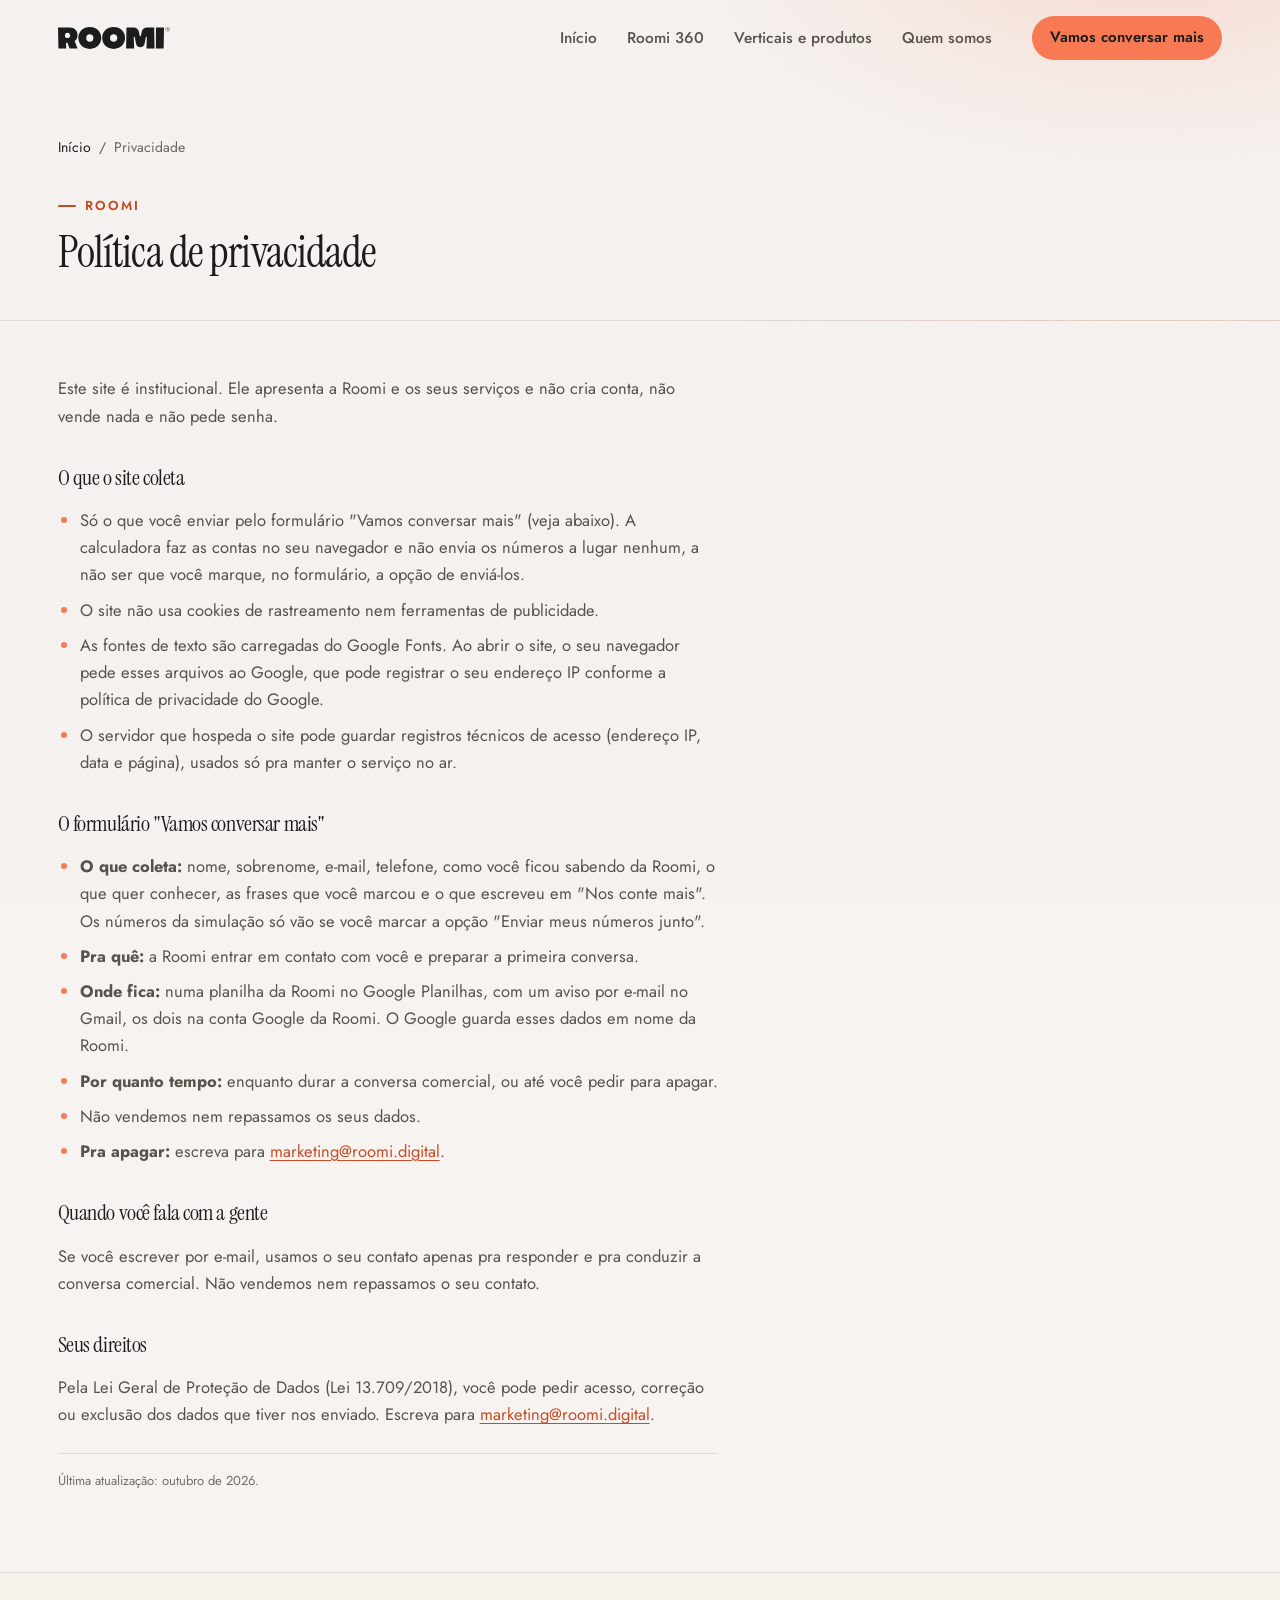
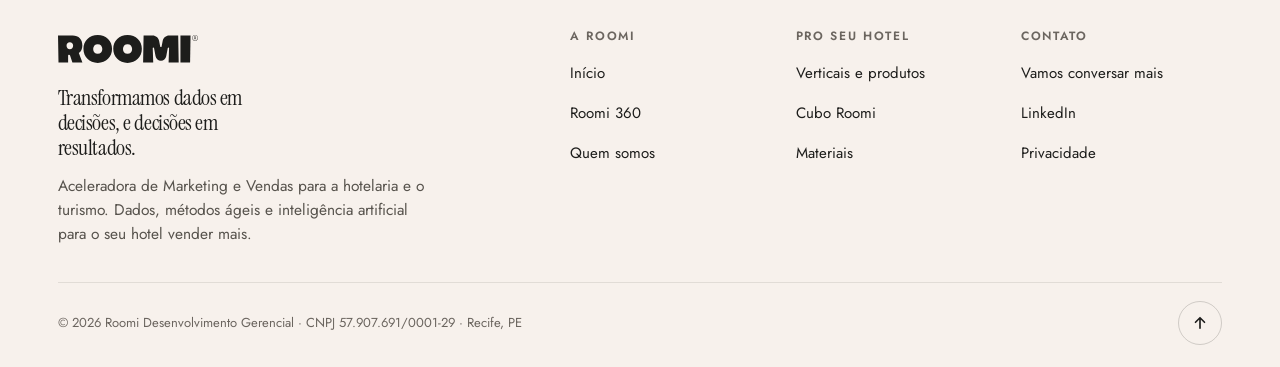
<file: privacidade.html>
<!doctype html>
<html lang="pt-BR" class="no-js">
<head>
<meta charset="utf-8">
<meta name="viewport" content="width=device-width, initial-scale=1, viewport-fit=cover">
<title>Política de Privacidade · Roomi</title>
<meta name="description" content="Política de privacidade do site da Roomi.">
<meta name="theme-color" content="#141412">
<link rel="icon" href="favicon.svg" type="image/svg+xml">
<link rel="canonical" href="https://roomi.digital/privacidade.html">
<meta property="og:type" content="website">
<meta property="og:locale" content="pt_BR">
<meta property="og:site_name" content="Roomi">
<meta property="og:title" content="Política de Privacidade · Roomi">
<meta property="og:description" content="Política de privacidade do site da Roomi.">
<meta property="og:url" content="https://roomi.digital/privacidade.html">
<meta property="og:image" content="https://roomi.digital/assets/og.png">
<meta property="og:image:width" content="1200">
<meta property="og:image:height" content="630">
<meta name="twitter:card" content="summary_large_image">
<meta name="twitter:title" content="Política de Privacidade · Roomi">
<meta name="twitter:description" content="Política de privacidade do site da Roomi.">
<meta name="twitter:image" content="https://roomi.digital/assets/og.png">

<link rel="stylesheet" href="assets/site.css">
<script>document.documentElement.classList.replace('no-js','js');try{var q=new URLSearchParams(location.search),t=q.has('tema')?q.get('tema'):sessionStorage.getItem('rm-tema');var fo=q.get('fonte')||'editorial';document.documentElement.dataset.fonte=fo;var fg={jost:'family=Jost:wght@400;500;600;700',editorial:'family=Instrument+Serif:ital@0;1&family=Jost:wght@400;500;600;700',fraunces:'family=Fraunces:opsz,wght,SOFT@9..144,400..600,0..100&family=Figtree:wght@400;500;600;700',outfit:'family=Outfit:wght@400;500;600;700'}[fo];if(fg){var lj=document.createElement('link');lj.rel='stylesheet';lj.href='https://fonts.googleapis.com/css2?'+fg+'&display=swap';document.head.appendChild(lj)}if(t&&t!=='clara'){document.documentElement.dataset.tema=t;sessionStorage.setItem('rm-tema',t)}else sessionStorage.removeItem('rm-tema')}catch(e){}</script>
<script type="speculationrules">{"prefetch":[{"where":{"href_matches":"*.html"},"eagerness":"moderate"}],"prerender":[{"where":{"href_matches":"*.html"},"eagerness":"conservative"}]}</script>
</head>
<body class="pg-privacidade">
<a class="nv-skip" href="#conteudo">Pular para o conteúdo</a>
<header class="nv" id="topo-nav">
  <div class="nv-in">
    <a class="nv-logo" href="index.html" aria-label="Roomi, página inicial">
      <img class="nv-marca" src="assets/roomi-black.svg" width="112" height="22" alt="">
    </a>
    <nav class="nv-nav" aria-label="Principal">
      <button class="nv-burger" type="button" aria-expanded="false" aria-controls="nv-menu" aria-label="Abrir menu">
        <span></span><span></span><span></span>
      </button>
      <div class="nv-menu" id="nv-menu">
        <ul class="nv-links">
          <li><a href="index.html" data-pg="home">Início</a></li>
          <li><a href="roomi-360.html" data-pg="roomi-360">Roomi 360</a></li>
          <li><a href="verticais.html" data-pg="verticais">Verticais e produtos</a></li>
          <li><a href="sobre.html" data-pg="sobre">Quem somos</a></li>
        </ul>
        
        <a class="btn sm nv-cta" href="mailto:marketing@roomi.digital?subject=Vamos%20conversar%20mais" data-conversa>Vamos conversar mais</a>
      </div>
    </nav>
  </div>
</header>

<main id="conteudo">
<section class="dc-head escuro" aria-labelledby="dc-titulo">
  <div class="wrap">
    <nav class="pg-migalha" aria-label="Você está em"><a href="index.html">Início</a><span aria-hidden="true">/</span><span aria-current="page">Privacidade</span></nav>
    <p class="kicker">Roomi</p>
    <h1 class="h-lg" id="dc-titulo">Política de privacidade</h1>
  </div>
</section>
<article class="dc-doc" aria-labelledby="dc-titulo">
  <div class="wrap">
    <div class="dc-txt">
      <p>Este site é institucional. Ele apresenta a Roomi e os seus serviços e não cria conta, não vende nada e não pede senha.</p>
      <h2>O que o site coleta</h2>
      <ul>
        <li>Só o que você enviar pelo formulário "Vamos conversar mais" (veja abaixo). A calculadora faz as contas no seu navegador e não envia os números a lugar nenhum, a não ser que você marque, no formulário, a opção de enviá-los.</li>
        <li>O site não usa cookies de rastreamento nem ferramentas de publicidade.</li>
        <li>As fontes de texto são carregadas do Google Fonts. Ao abrir o site, o seu navegador pede esses arquivos ao Google, que pode registrar o seu endereço IP conforme a política de privacidade do Google.</li>
        <li>O servidor que hospeda o site pode guardar registros técnicos de acesso (endereço IP, data e página), usados só pra manter o serviço no ar.</li>
      </ul>
      <h2>O formulário "Vamos conversar mais"</h2>
      <ul>
        <li><b>O que coleta:</b> nome, sobrenome, e-mail, telefone, como você ficou sabendo da Roomi, o que quer conhecer, as frases que você marcou e o que escreveu em "Nos conte mais". Os números da simulação só vão se você marcar a opção "Enviar meus números junto".</li>
        <li><b>Pra quê:</b> a Roomi entrar em contato com você e preparar a primeira conversa.</li>
        <li><b>Onde fica:</b> numa planilha da Roomi no Google Planilhas, com um aviso por e-mail no Gmail, os dois na conta Google da Roomi. O Google guarda esses dados em nome da Roomi.</li>
        <li><b>Por quanto tempo:</b> enquanto durar a conversa comercial, ou até você pedir para apagar.</li>
        <li>Não vendemos nem repassamos os seus dados.</li>
        <li><b>Pra apagar:</b> escreva para <a href="mailto:marketing@roomi.digital">marketing@roomi.digital</a>.</li>
      </ul>
      <h2>Quando você fala com a gente</h2>
      <p>Se você escrever por e-mail, usamos o seu contato apenas pra responder e pra conduzir a conversa comercial. Não vendemos nem repassamos o seu contato.</p>
      <h2>Seus direitos</h2>
      <p>Pela Lei Geral de Proteção de Dados (Lei 13.709/2018), você pode pedir acesso, correção ou exclusão dos dados que tiver nos enviado. Escreva para <a href="mailto:marketing@roomi.digital">marketing@roomi.digital</a>.</p>
      <p class="dc-mini">Última atualização: outubro de 2026.</p>
    </div>
  </div>
</article>

</main>

<dialog class="cv" id="conversa" aria-label="Vamos conversar mais" hidden>
  <form class="cv-form" novalidate>
    <header class="cv-topo">
      <p class="cv-marca">Vamos conversar mais</p>
      <p class="cv-passo" data-cv="passo">Passo <b class="num">1</b> de 3</p>
      <button type="button" class="cv-x" data-cv="fechar" aria-label="Fechar"><svg viewBox="0 0 24 24" fill="none" stroke="currentColor" stroke-width="2" stroke-linecap="round" aria-hidden="true"><path d="M6 6l12 12M18 6 6 18"/></svg></button>
      <span class="cv-barra" aria-hidden="true"><i></i></span>
    </header>

    <div class="cv-corpo">
      
      <section class="cv-p" data-passo="1" aria-labelledby="cv-t1">
        <h2 id="cv-t1" tabindex="-1">Com o que você mais <span class="hl">se identifica?</span></h2>
        <p class="cv-lead">Marque até 10. Se preferir, pule este passo.</p>
        <ul class="cv-notas" aria-label="Frases">
          <li><button type="button" class="cv-nota" aria-pressed="false" style="--r:-1deg;--c:#FFE3CF">Quero recomendações do que fazer.</button></li>
          <li><button type="button" class="cv-nota" aria-pressed="false" style="--r:1.1deg;--c:#FFE3CF">Quero apoio na execução.</button></li>
          <li><button type="button" class="cv-nota" aria-pressed="false" style="--r:-.5deg;--c:#FFE3CF">Quero orientação estratégica.</button></li>
          <li><button type="button" class="cv-nota" aria-pressed="false" style="--r:.9deg;--c:#FFE3CF">Precisamos nos reinventar.</button></li>
          <li><button type="button" class="cv-nota" aria-pressed="false" style="--r:-1.2deg;--c:#FDE7A7">Meus resultados estão piores que no ano passado.</button></li>
          <li><button type="button" class="cv-nota" aria-pressed="false" style="--r:.9deg;--c:#FDE7A7">Meu crescimento não é o que eu esperava.</button></li>
          <li><button type="button" class="cv-nota" aria-pressed="false" style="--r:-.6deg;--c:#FFD9C7">Preciso de alguém para criar minha estratégia de distribuição.</button></li>
          <li><button type="button" class="cv-nota" aria-pressed="false" style="--r:1.3deg;--c:#FFD9C7">Meu canal direto é fraco e não entrega o suficiente.</button></li>
          <li><button type="button" class="cv-nota" aria-pressed="false" style="--r:-1deg;--c:#FFD9C7">Estou muito dependente dos canais B2B.</button></li>
          <li><button type="button" class="cv-nota" aria-pressed="false" style="--r:1deg;--c:#FFD9C7">Preciso de alguém para definir, monitorar e gerir meus preços.</button></li>
          <li><button type="button" class="cv-nota" aria-pressed="false" style="--r:-1.1deg;--c:#FDE7A7">Preciso de alguém para gerir meus anúncios.</button></li>
          <li><button type="button" class="cv-nota" aria-pressed="false" style="--r:.7deg;--c:#FDE7A7">Preciso de alguém para fazer meus criativos visuais.</button></li>
          <li><button type="button" class="cv-nota" aria-pressed="false" style="--r:-.8deg;--c:#F8E2D6">Meu hotel não se diferencia dos concorrentes.</button></li>
          <li><button type="button" class="cv-nota" aria-pressed="false" style="--r:1.2deg;--c:#F8E2D6">O hóspede não percebe o valor do meu hotel.</button></li>
          <li><button type="button" class="cv-nota" aria-pressed="false" style="--r:.8deg;--c:#FCEFC4">Não consigo enxergar ou entender direito os meus dados.</button></li>
          <li><button type="button" class="cv-nota" aria-pressed="false" style="--r:-1.2deg;--c:#FCEFC4">Não tenho clareza sobre o meu ritmo de vendas e quais dados eu deveria estar olhando.</button></li>
          <li><button type="button" class="cv-nota" aria-pressed="false" style="--r:.5deg;--c:#FCEFC4">Minha visão de dados é limitada e meus sistemas não ajudam.</button></li>
          <li><button type="button" class="cv-nota" aria-pressed="false" style="--r:-.7deg;--c:#FCEFC4">Não tenho tempo para acompanhar meus dashboards.</button></li>
        </ul>
        <p class="cv-conta" aria-live="polite"><b class="num" data-cv="marcadas">0</b> de 10 marcadas<span class="cv-teto" data-cv="teto" hidden>. Para trocar, desmarque uma.</span></p>
      </section>

      
      <section class="cv-p" data-passo="2" aria-labelledby="cv-t2" hidden>
        <h2 id="cv-t2" tabindex="-1">Com quem estamos <span class="hl">falando?</span></h2>
        <p class="cv-lead">O seu cartão vai se montando enquanto você preenche. Nome e um contato (e-mail ou telefone) já bastam.</p>
        <p class="cv-alerta" data-cv="alerta" role="alert" hidden></p>
        <div class="cv-dois">
          <div class="cv-campos2">
            <div class="cv-bloco">
              <p class="cv-rot">Você</p>
              <div class="cv-f"><label class="cv-fl"><input type="text" name="nome" placeholder=" " autocomplete="name" aria-describedby="cv-e-nome"><span>Nome completo <i>*</i></span></label><small class="cv-erro" id="cv-e-nome"></small></div>
              <div class="cv-lin">
                <div class="cv-f"><label class="cv-fl"><input type="text" name="cargo" placeholder=" " autocomplete="organization-title"><span>Cargo</span></label></div>
                <div class="cv-f"><label class="cv-fl"><input type="text" name="empresa" placeholder=" " autocomplete="organization"><span>Empresa / empreendimento</span></label></div>
              </div>
            </div>
            <div class="cv-bloco">
              <p class="cv-rot">Contato</p>
              <div class="cv-lin">
                <div class="cv-f"><label class="cv-fl"><input type="email" name="email" placeholder=" " autocomplete="email" inputmode="email" aria-describedby="cv-e-email"><span>E-mail</span></label><small class="cv-erro" id="cv-e-email"></small></div>
                <div class="cv-f"><label class="cv-fl"><input type="tel" name="telefone" placeholder=" " autocomplete="tel" inputmode="tel" aria-describedby="cv-e-telefone"><span>Telefone com DDD</span></label><small class="cv-erro" id="cv-e-telefone"></small></div>
              </div>
              <p class="cv-dica">Basta um dos dois.</p>
            </div>
            <div class="cv-bloco">
              <p class="cv-rot">Contexto</p>
              <div class="cv-f"><label class="cv-fl"><input type="text" name="comoSoube" placeholder=" "><span>Como ficou sabendo da gente?</span></label></div>
              <fieldset class="cv-chips">
                <legend>Quero conhecer</legend>
                <label><input type="checkbox" name="conhecer" value="Roomi 360"><span>Roomi 360</span></label>
                <label><input type="checkbox" name="conhecer" value="Verticais"><span>Verticais</span></label>
                <label><input type="checkbox" name="conhecer" value="Cubo Roomi"><span>Cubo Roomi</span></label>
                <label><input type="checkbox" name="conhecer" value="Cronograma do projeto"><span>Cronograma do projeto</span></label>
                <label><input type="checkbox" name="conhecer" value="Materiais"><span>Materiais</span></label>
                <label><input type="checkbox" name="conhecer" value="Outro"><span>Outro</span></label>
              </fieldset>
              <div class="cv-f"><label class="cv-fl"><textarea name="conteMais" rows="3" placeholder=" "></textarea><span>Nos conte mais</span></label></div>
            </div>
            <label class="cv-ok"><input type="checkbox" name="consentimento" aria-describedby="cv-e-consentimento"><span>Concordo que a Roomi use estes dados para entrar em contato comigo. <a href="privacidade.html" target="_blank" rel="noopener">Política de privacidade</a> <i>*</i></span></label>
            <small class="cv-erro" id="cv-e-consentimento"></small>
            
            <div class="cv-isca" aria-hidden="true"><label>Não preencha <input type="text" name="hp" tabindex="-1" autocomplete="off"></label></div>
          </div>
          <aside class="cv-cartao" aria-hidden="true">
            <p class="cv-cartao-topo"><span>Primeira conversa</span><b>Roomi</b></p>
            <p class="cv-cartao-nome cv-vazio" data-mostra="nome">Seu nome</p>
            <p class="cv-cartao-quem cv-vazio" data-mostra="quem">Cargo · Empresa</p>
            <div class="cv-cartao-ct">
              <span><svg viewBox="0 0 24 24" fill="none" stroke="currentColor" stroke-width="2" stroke-linecap="round" stroke-linejoin="round"><rect x="3" y="5" width="18" height="14" rx="2"/><path d="m3 7 9 6 9-6"/></svg><b class="cv-vazio" data-mostra="email">e-mail</b></span>
              <span><svg viewBox="0 0 24 24" fill="none" stroke="currentColor" stroke-width="2" stroke-linecap="round" stroke-linejoin="round"><path d="M5 4h4l2 5-2.5 1.5a11 11 0 0 0 5 5L15 13l5 2v4a2 2 0 0 1-2 2A16 16 0 0 1 3 6a2 2 0 0 1 2-2"/></svg><b class="cv-vazio" data-mostra="telefone">telefone</b></span>
            </div>
            <div class="cv-cartao-sec" data-mostra="notas-sec" hidden><p class="cv-cartao-sub">Você se identificou com</p><div class="cv-cartao-notas" data-mostra="notas"></div></div>
            <div class="cv-cartao-sec"><p class="cv-cartao-sub">Quer conhecer</p><div class="cv-cartao-tags" data-mostra="conhecer"><span class="cv-vazio">nada marcado ainda</span></div></div>
          </aside>
        </div>
      </section>

      
      <section class="cv-p cv-calc" data-passo="3" aria-labelledby="cv-t3" hidden>
        <div class="cv-cab">
          <h2 id="cv-t3" tabindex="-1">Simule seu impacto <span class="hl">com a Roomi.</span></h2>
          <button class="cv-ex" type="button" data-cv="exemplo"><span class="cv-ex-a">Ver com um hotel exemplo</span><span class="cv-ex-b">Redefinir</span></button>
        </div>
        <p class="cv-lead">Este passo é opcional. É um simulador lúdico: com os números do seu hotel, ele traz uma dose de realidade para o impacto que a Roomi pode gerar. Teste à vontade.</p>
        <div class="cv-campos">
          <label class="cv-k cv-k3"><span>Quartos</span><span class="cv-box"><input type="text" inputmode="numeric" data-k="quartos" autocomplete="off" placeholder="250"></span></label>
          <label class="cv-k cv-k3"><span>Ocupação</span><span class="cv-box"><input type="text" inputmode="decimal" data-k="occ" autocomplete="off" placeholder="60"><i>%</i></span></label>
          <label class="cv-k cv-k3"><span>Diária média</span><span class="cv-box"><i>R$</i><input type="text" inputmode="numeric" data-k="dm" autocomplete="off" placeholder="1500"></span></label>
          <label class="cv-k"><span>Venda via OTAs</span><span class="cv-box"><input type="text" inputmode="numeric" data-k="otas" autocomplete="off" placeholder="45" aria-label="Venda via OTAs, % da receita"><i>%</i></span></label>
          <label class="cv-k"><span>Comissão OTAs</span><span class="cv-box"><input type="text" inputmode="decimal" data-k="comOta" autocomplete="off" placeholder="17" aria-label="Comissão média das OTAs"><i>%</i></span></label>
          <label class="cv-k"><span>Venda via operadoras</span><span class="cv-box"><input type="text" inputmode="numeric" data-k="oper" autocomplete="off" placeholder="20" aria-label="Venda via operadoras, % da receita"><i>%</i></span></label>
          <label class="cv-k"><span>Comissão operadoras</span><span class="cv-box"><input type="text" inputmode="decimal" data-k="comOp" autocomplete="off" placeholder="12" aria-label="Comissão média das operadoras"><i>%</i></span></label>
        </div>
        <p class="cv-base" aria-live="polite" data-cv="msg">Preencha os 7 campos ou veja um hotel exemplo.</p>
        <ul class="cv-cens" aria-label="Ganho por ano em três cenários">
          <li class="cv-cen" data-c="cons"><h3>Conservador</h3><p class="cv-g">+R$ <b class="num">?</b> <span class="cv-gu"></span></p><p class="cv-prem">Ocupação +5 p.p. · diária +6% · venda direta +10 p.p.</p></li>
          <li class="cv-cen cv-tinta" data-c="prov"><h3>Provável</h3><p class="cv-g">+R$ <b class="num">?</b> <span class="cv-gu"></span></p><p class="cv-prem">Ocupação +7 p.p. · diária +7% · venda direta +20 p.p.</p></li>
          <li class="cv-cen" data-c="forte"><h3>Forte</h3><p class="cv-g">+R$ <b class="num">?</b> <span class="cv-gu"></span></p><p class="cv-prem">Ocupação +8 p.p. · diária +8% · venda direta +25 p.p.</p></li>
        </ul>
        <fieldset class="cv-envia">
          <legend class="sr-only">Os números da simulação</legend>
          <label><input type="radio" name="numeros" value="sim" checked><span><b>Enviar meus números junto</b> Se quiser, eles chegam junto com a sua mensagem.</span></label>
          <label><input type="radio" name="numeros" value="nao"><span><b>Só testar</b> Os números ficam só no seu navegador.</span></label>
        </fieldset>
        <p class="cv-aviso">Valores estimados com base no desempenho histórico dos projetos Roomi e nas premissas informadas. Simulações não constituem garantia de resultado.</p>
      </section>

      
      <section class="cv-p cv-fim" data-passo="fim" aria-labelledby="cv-t4" hidden>
        
        <div class="cv-voo" aria-hidden="true">
          <svg class="cv-voo-trilho" viewBox="-120 -40 480 280"><defs><mask id="cv-voo-m" maskUnits="userSpaceOnUse" x="-200" y="-120" width="700" height="400"><path class="cv-voo-masc" d="M -100 190 C 0 190, 40 60, 120 70 S 250 160, 300 40 S 380 -20, 420 -40" pathLength="100"/></mask></defs><path class="cv-voo-rastro" mask="url(#cv-voo-m)" d="M -100 190 C 0 190, 40 60, 120 70 S 250 160, 300 40 S 380 -20, 420 -40"/></svg>
          <div class="cv-voo-trilho"><svg class="cv-voo-aviao" viewBox="0 0 24 24" fill="none" stroke="currentColor" stroke-width="1.6" stroke-linejoin="round"><path d="M2.5 11.2 21 3.5l-4.6 17-5.3-5.2-3.6 3.8.4-6.1z" fill="#FCF9F6"/><path d="M11.1 15.3 21 3.5 7.9 12.9"/></svg></div>
          <span class="cv-selo"><svg viewBox="0 0 24 24" fill="none" stroke="currentColor" stroke-width="2.6" stroke-linecap="round" stroke-linejoin="round"><path d="M6 12.5l4 4L18 8"/></svg></span>
        </div>
        <div data-fim="ok" hidden>
          <h2 id="cv-t4" tabindex="-1">Recebemos<span data-cv="ola"></span>.</h2>
          <p class="cv-lead">Obrigado por contar como está o seu hotel. A Roomi entra em contato em breve.</p>
        </div>
        <div data-fim="email" hidden>
          <h2 tabindex="-1">Falta só um clique.</h2>
          <p class="cv-lead">Envie o resumo por e-mail: o seu programa de e-mail abre com tudo preenchido para marketing@roomi.digital.</p>
          <a class="btn" data-cv="mailto" href="mailto:marketing@roomi.digital">Enviar por e-mail</a>
        </div>
      </section>
    </div>

    
    <p class="cv-falha" data-cv="falha" role="alert" hidden>Não conseguimos enviar agora. Tente de novo ou <a data-cv="mailto" href="mailto:marketing@roomi.digital">envie por e-mail</a>.</p>

    <footer class="cv-pe">
      <button type="button" class="btn ghost sm" data-cv="voltar">Voltar</button>
      <span class="cv-vao"></span>
      <button type="button" class="btn ghost sm" data-cv="pular">Pular</button>
      <button type="button" class="btn ghost sm" data-cv="enviar-ja">Enviar agora</button>
      <button type="button" class="btn sm" data-cv="avancar">Avançar <svg viewBox="0 0 24 24" fill="none" stroke="currentColor" stroke-width="2" stroke-linecap="round" stroke-linejoin="round" aria-hidden="true"><path d="M5 12h14M13 6l6 6-6 6"/></svg></button>
      <button type="button" class="btn sm" data-cv="enviar">Enviar</button>
      <button type="button" class="btn sm" data-cv="fechar">Fechar</button>
    </footer>
  </form>
</dialog>

<footer class="rp" aria-labelledby="rp-titulo">
  <h2 class="sr-only" id="rp-titulo">Rodapé</h2>
  <div class="rp-in">
    <div class="rp-topo">
      <div class="rp-marca">
        <a class="rp-logo" href="index.html" aria-label="Roomi, página inicial">
          <img class="rp-m" src="assets/roomi-black.svg" width="140" height="27" alt="">
        </a>
        <p class="rp-lema">Transformamos dados em decisões, e decisões em resultados.</p>
        <p class="rp-frase">Aceleradora de Marketing e Vendas para a hotelaria e o turismo. Dados, métodos ágeis e inteligência artificial para o seu hotel vender mais.</p>
      </div>
      <nav class="rp-cols" aria-label="Rodapé">
        <div>
          <p class="rp-col-tit">A Roomi</p>
          <ul>
            <li><a href="index.html">Início</a></li>
            <li><a href="roomi-360.html">Roomi 360</a></li>
            <li><a href="sobre.html">Quem somos</a></li>
          </ul>
        </div>
        <div>
          <p class="rp-col-tit">Pro seu hotel</p>
          <ul>
            <li><a href="verticais.html">Verticais e produtos</a></li>
            <li><a href="roomi-360.html#cubo">Cubo Roomi</a></li>
            <li><a href="roomi-360.html#biblioteca">Materiais</a></li>
          </ul>
        </div>
        <div>
          <p class="rp-col-tit">Contato</p>
          <ul>
            
            <li><a href="mailto:marketing@roomi.digital?subject=Vamos%20conversar%20mais" data-conversa>Vamos conversar mais</a></li>
            <li><a href="https://www.linkedin.com/company/roomiconsultoria/" target="_blank" rel="noopener">LinkedIn</a></li>
            <li><a href="privacidade.html">Privacidade</a></li>
          </ul>
        </div>
      </nav>
    </div>
    <div class="rp-base">
      
      <p class="rp-copy">© <span class="rp-ano">2026</span> Roomi Desenvolvimento Gerencial · CNPJ 57.907.691/0001-29 · Recife, PE</p>
      <a class="rp-subir" href="#" aria-label="Voltar ao topo"><svg viewBox="0 0 24 24" fill="none" stroke="currentColor" stroke-width="2.2" stroke-linecap="round" stroke-linejoin="round" aria-hidden="true"><path d="M12 19V5M6 11l6-6 6 6"/></svg></a>
    </div>
  </div>
</footer>

<script src="assets/site.js" defer></script>
</body>
</html>
</file>
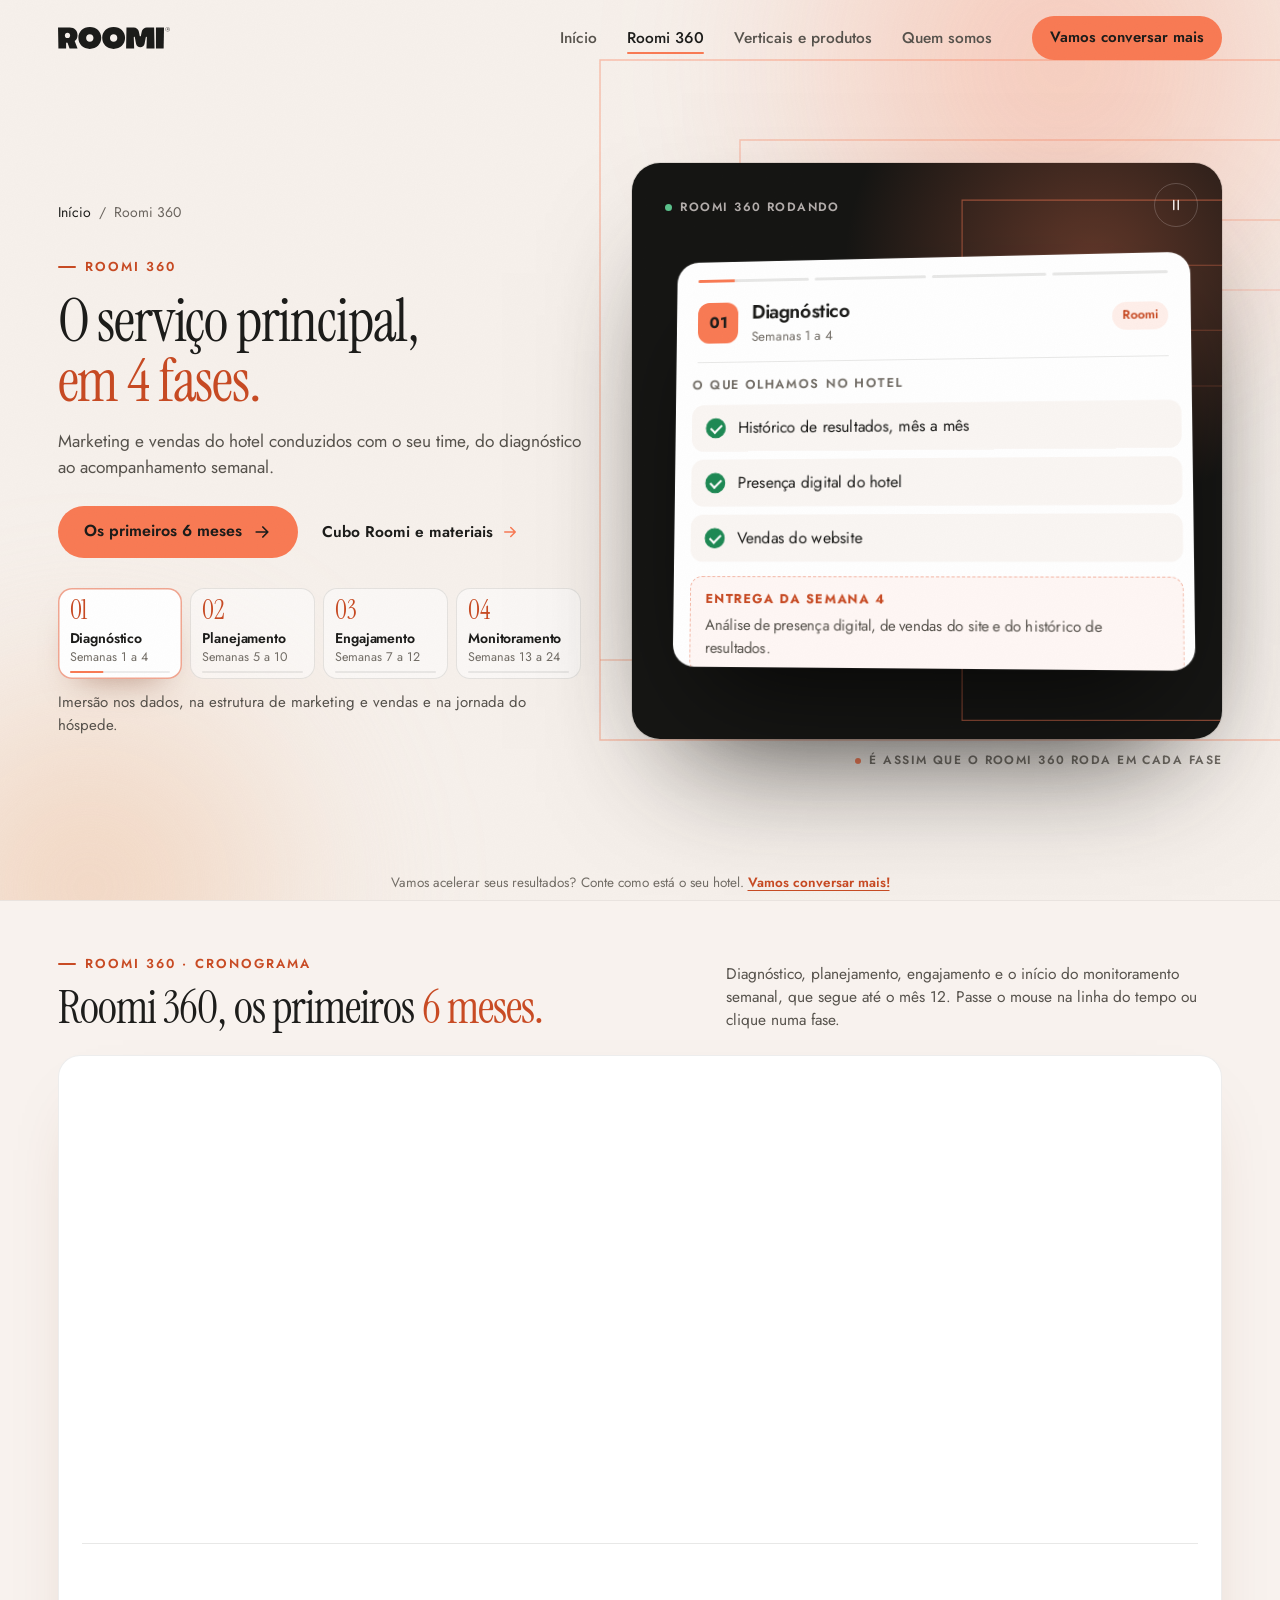
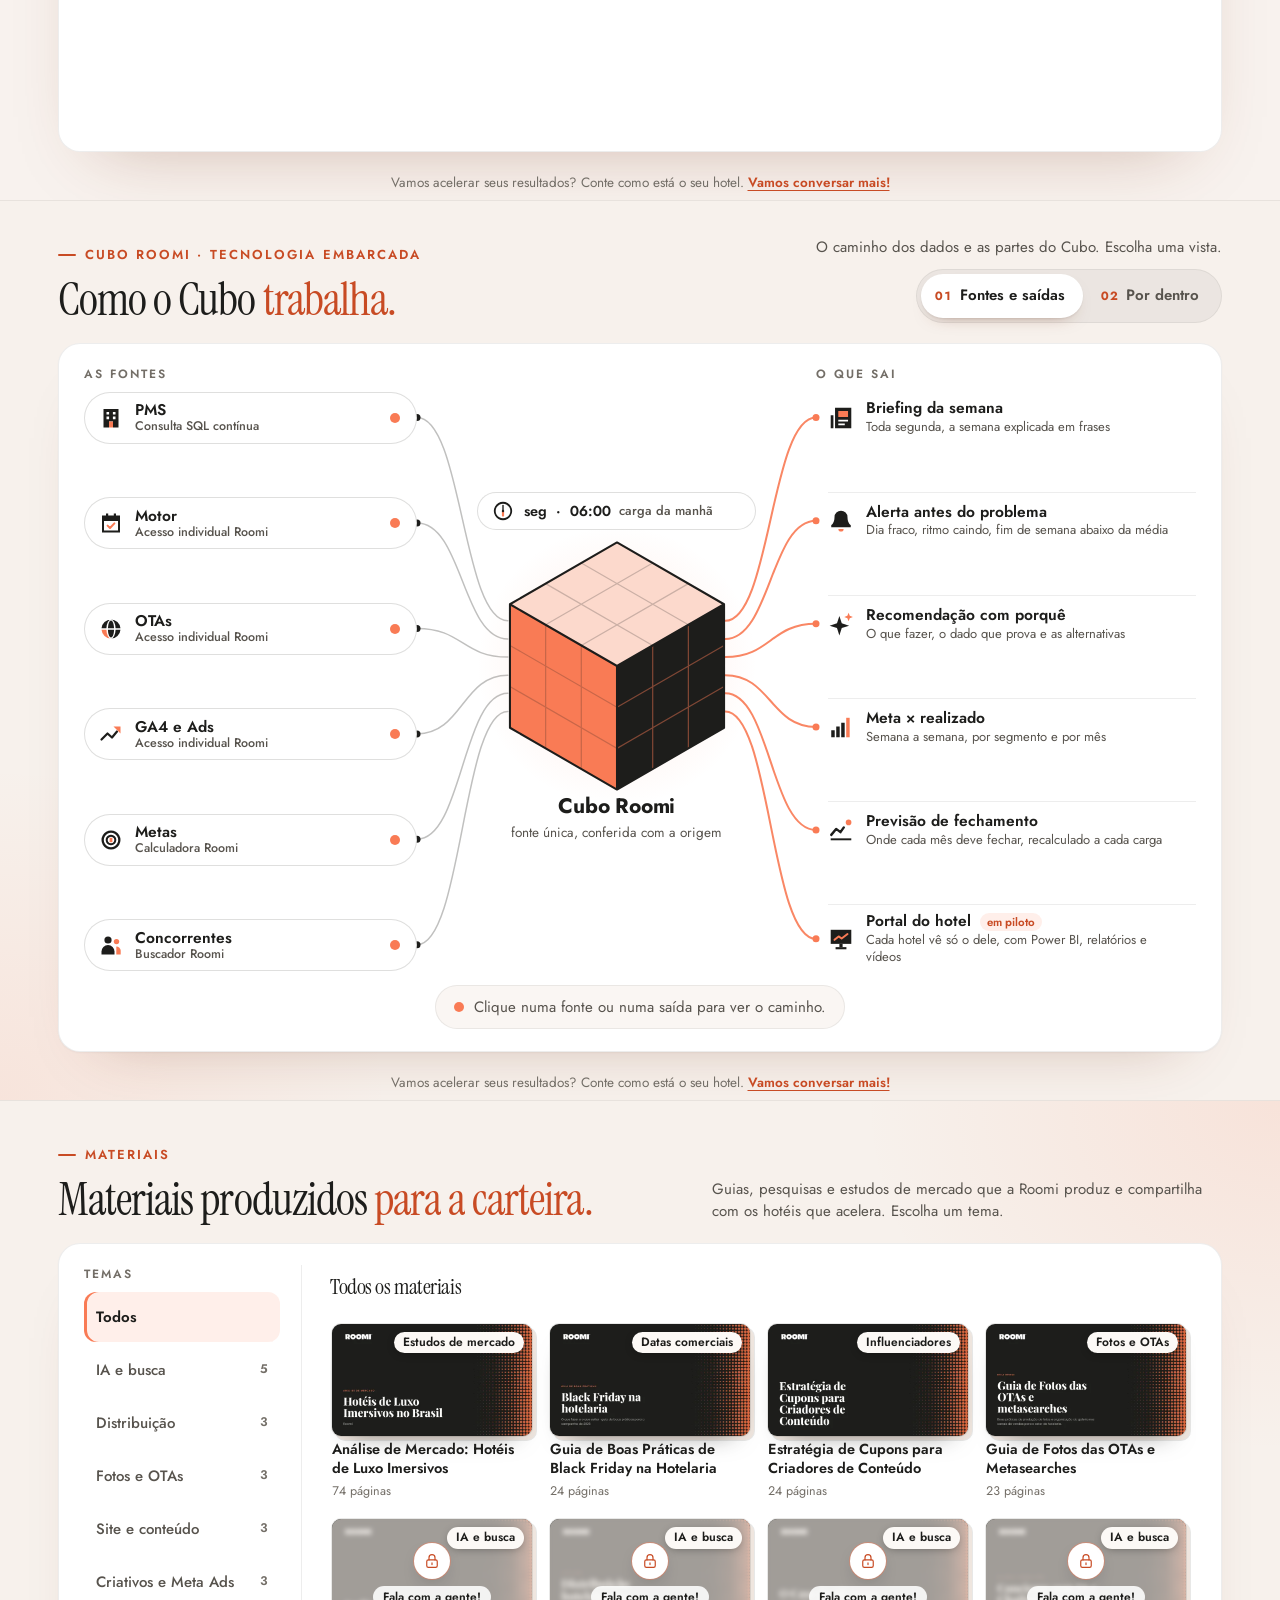
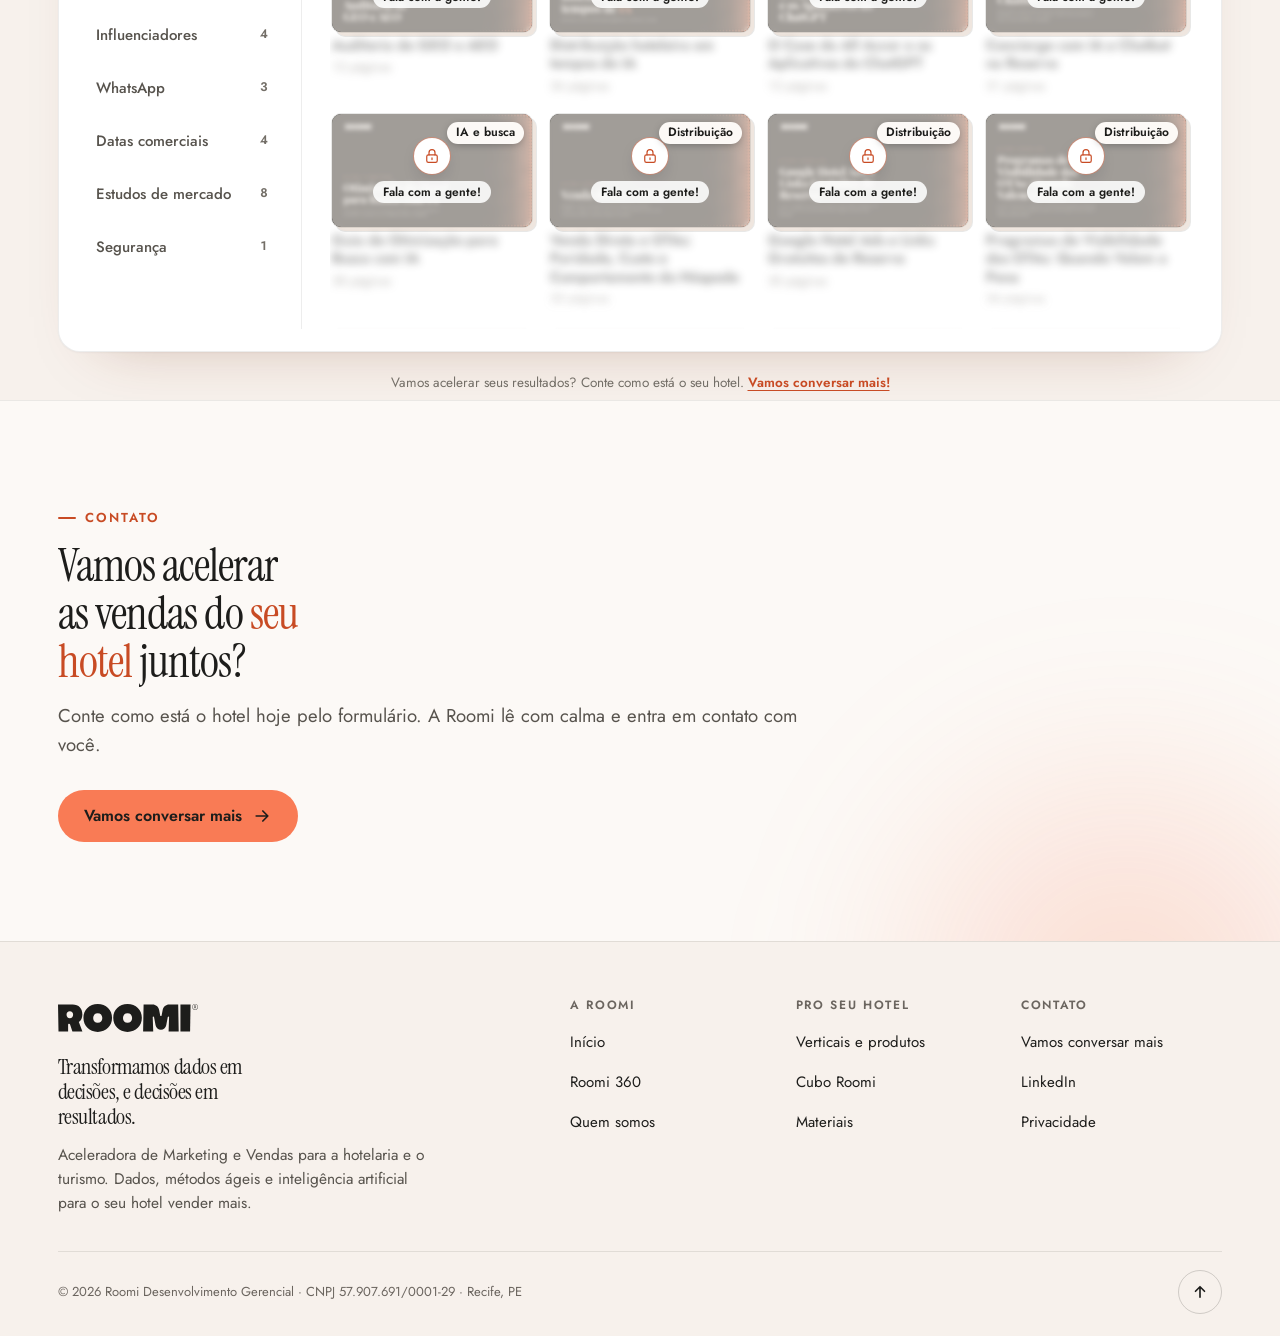
<file: roomi-360.html>
<!doctype html>
<html lang="pt-BR" class="no-js">
<head>
<meta charset="utf-8">
<meta name="viewport" content="width=device-width, initial-scale=1, viewport-fit=cover">
<title>Roomi 360 · Roomi</title>
<meta name="description" content="O serviço principal da Roomi: marketing e vendas do hotel conduzidos com o seu time, do diagnóstico ao acompanhamento semanal. Os primeiros 6 meses, o Cubo Roomi, que lê o PMS do hotel todo dia, e os guias e estudos de mercado que a Roomi produz.">
<meta name="theme-color" content="#141412">
<link rel="icon" href="favicon.svg" type="image/svg+xml">
<link rel="canonical" href="https://roomi.digital/roomi-360.html">
<meta property="og:type" content="website">
<meta property="og:locale" content="pt_BR">
<meta property="og:site_name" content="Roomi">
<meta property="og:title" content="Roomi 360 · Roomi">
<meta property="og:description" content="O serviço principal da Roomi: marketing e vendas do hotel conduzidos com o seu time, do diagnóstico ao acompanhamento semanal. Os primeiros 6 meses, o Cubo Roomi, que lê o PMS do hotel todo dia, e os guias e estudos de mercado que a Roomi produz.">
<meta property="og:url" content="https://roomi.digital/roomi-360.html">
<meta property="og:image" content="https://roomi.digital/assets/og.png">
<meta property="og:image:width" content="1200">
<meta property="og:image:height" content="630">
<meta name="twitter:card" content="summary_large_image">
<meta name="twitter:title" content="Roomi 360 · Roomi">
<meta name="twitter:description" content="O serviço principal da Roomi: marketing e vendas do hotel conduzidos com o seu time, do diagnóstico ao acompanhamento semanal. Os primeiros 6 meses, o Cubo Roomi, que lê o PMS do hotel todo dia, e os guias e estudos de mercado que a Roomi produz.">
<meta name="twitter:image" content="https://roomi.digital/assets/og.png">

<link rel="stylesheet" href="assets/site.css">
<script>document.documentElement.classList.replace('no-js','js');try{var q=new URLSearchParams(location.search),t=q.has('tema')?q.get('tema'):sessionStorage.getItem('rm-tema');var fo=q.get('fonte')||'editorial';document.documentElement.dataset.fonte=fo;var fg={jost:'family=Jost:wght@400;500;600;700',editorial:'family=Instrument+Serif:ital@0;1&family=Jost:wght@400;500;600;700',fraunces:'family=Fraunces:opsz,wght,SOFT@9..144,400..600,0..100&family=Figtree:wght@400;500;600;700',outfit:'family=Outfit:wght@400;500;600;700'}[fo];if(fg){var lj=document.createElement('link');lj.rel='stylesheet';lj.href='https://fonts.googleapis.com/css2?'+fg+'&display=swap';document.head.appendChild(lj)}if(t&&t!=='clara'){document.documentElement.dataset.tema=t;sessionStorage.setItem('rm-tema',t)}else sessionStorage.removeItem('rm-tema')}catch(e){}</script>
<script type="speculationrules">{"prefetch":[{"where":{"href_matches":"*.html"},"eagerness":"moderate"}],"prerender":[{"where":{"href_matches":"*.html"},"eagerness":"conservative"}]}</script>
</head>
<body class="pg-roomi-360">
<a class="nv-skip" href="#conteudo">Pular para o conteúdo</a>
<header class="nv" id="topo-nav">
  <div class="nv-in">
    <a class="nv-logo" href="index.html" aria-label="Roomi, página inicial">
      <img class="nv-marca" src="assets/roomi-black.svg" width="112" height="22" alt="">
    </a>
    <nav class="nv-nav" aria-label="Principal">
      <button class="nv-burger" type="button" aria-expanded="false" aria-controls="nv-menu" aria-label="Abrir menu">
        <span></span><span></span><span></span>
      </button>
      <div class="nv-menu" id="nv-menu">
        <ul class="nv-links">
          <li><a href="index.html" data-pg="home">Início</a></li>
          <li><a href="roomi-360.html" data-pg="roomi-360">Roomi 360</a></li>
          <li><a href="verticais.html" data-pg="verticais">Verticais e produtos</a></li>
          <li><a href="sobre.html" data-pg="sobre">Quem somos</a></li>
        </ul>
        
        <a class="btn sm nv-cta" href="mailto:marketing@roomi.digital?subject=Vamos%20conversar%20mais" data-conversa>Vamos conversar mais</a>
      </div>
    </nav>
  </div>
</header>

<main id="conteudo">

<section data-secao="r1-topo-360" class="r1" id="topo" data-topo aria-labelledby="r1-titulo">
  <div class="r1-fundo" aria-hidden="true">
    <span class="r1-luz r1-luz-1"></span><span class="r1-luz r1-luz-2"></span>
    <svg class="r1-fios" viewBox="0 0 1440 900" preserveAspectRatio="xMaxYMid slice">
      <path d="M1460 60 H760 V740 H1460"/>
      <path d="M1460 140 H900 V660 H760"/>
      <path d="M1460 220 H1040 V580 H900"/>
      <path d="M1460 290 H1160 V510 H1040"/>
    </svg>
  </div>

  <div class="r1-in">
    <div class="r1-txt" data-nv>
      <nav class="pt-migalha r1-entra" style="--i:0" aria-label="Você está em"><a href="index.html">Início</a><span aria-hidden="true">/</span><span aria-current="page">Roomi 360</span></nav>
      <p class="kicker r1-entra" style="--i:1">Roomi 360</p>
      
      <h1 id="r1-titulo"><span class="nv-w r1-w" style="--i:1"><i>O</i></span> <span class="nv-w r1-w" style="--i:2"><i>serviço</i></span> <span class="nv-w r1-w" style="--i:3"><i>principal,</i></span><br><span class="hl"><span class="nv-w r1-w" style="--i:4"><i>em</i></span> <span class="nv-w r1-w" style="--i:5"><i>4</i></span> <span class="nv-w r1-w" style="--i:6"><i>fases.</i></span></span></h1>
      <p class="r1-lead r1-entra" style="--i:5">Marketing e vendas do hotel conduzidos com o seu time, do diagnóstico ao acompanhamento semanal.</p>
      <div class="r1-ctas r1-entra" style="--i:7">
        <a class="btn r1-btn" href="#cronograma"><span>Os primeiros 6 meses</span>
          <svg viewBox="0 0 24 24" fill="none" stroke="currentColor" stroke-width="2" stroke-linecap="round" stroke-linejoin="round" aria-hidden="true"><path d="M5 12h14M13 6l6 6-6 6"/></svg></a>
        <a class="seta r1-seta" href="#cubo">Cubo Roomi e materiais <svg viewBox="0 0 24 24" fill="none" stroke="currentColor" stroke-width="2" stroke-linecap="round" stroke-linejoin="round" aria-hidden="true"><path d="M5 12h14M13 6l6 6-6 6"/></svg></a>
      </div>

      <div class="r1-fases r1-entra" style="--i:9">
        <div class="r1-abas" role="tablist" aria-label="As 4 fases">
          <button type="button" role="tab" id="r1-t1" aria-controls="r1-tela" aria-selected="true" data-d="Imersão nos dados, na estrutura de marketing e vendas e na jornada do hóspede.">
            <i class="ed">01</i><b>Diagnóstico</b><small>Semanas 1 a 4</small><span class="r1-prog" aria-hidden="true"></span></button>
          <button type="button" role="tab" id="r1-t2" aria-controls="r1-tela" aria-selected="false" tabindex="-1" data-d="Metas objetivas pactuadas e um plano para chegar lá.">
            <i class="ed">02</i><b>Planejamento</b><small>Semanas 5 a 10</small><span class="r1-prog" aria-hidden="true"></span></button>
          <button type="button" role="tab" id="r1-t3" aria-controls="r1-tela" aria-selected="false" tabindex="-1" data-d="Da estratégia à ação: kickoff acelerado e quick wins.">
            <i class="ed">03</i><b>Engajamento</b><small>Semanas 7 a 12</small><span class="r1-prog" aria-hidden="true"></span></button>
          <button type="button" role="tab" id="r1-t4" aria-controls="r1-tela" aria-selected="false" tabindex="-1" data-d="Acompanhamento contínuo dos resultados e da execução.">
            <i class="ed">04</i><b>Monitoramento</b><small>Semanas 13 a 24</small><span class="r1-prog" aria-hidden="true"></span></button>
        </div>
        <p class="r1-desc">Imersão nos dados, na estrutura de marketing e vendas e na jornada do hóspede.</p>
      </div>
    </div>

    
    <figure class="r1-palco" data-nv aria-label="Como o Roomi 360 roda em cada fase">
      <div class="r1-palco-in">
        <span class="r1-glow" aria-hidden="true"></span>
        <svg class="r1-fios2" viewBox="0 0 700 620" preserveAspectRatio="xMaxYMin slice" aria-hidden="true">
          <path d="M720 40 H420 V600 H720"/><path d="M720 110 H500 V530 H420"/><path d="M720 180 H580 V460 H500"/><path d="M720 240 H650 V400 H580"/>
        </svg>
        <p class="r1-live"><i></i><span>Roomi 360 rodando</span></p>
        <button class="r1-pausa" type="button" aria-label="Pausar" aria-pressed="false">
          <svg class="r1-ic-pausa" viewBox="0 0 24 24" fill="none" stroke="currentColor" stroke-width="2" stroke-linecap="round" aria-hidden="true"><path d="M9 6v12M15 6v12"/></svg>
          <svg class="r1-ic-roda" viewBox="0 0 24 24" fill="none" stroke="currentColor" stroke-width="2" stroke-linejoin="round" aria-hidden="true"><path d="M8 5.5v13l10.5-6.5z"/></svg>
        </button>

        <div class="ab-tela r1-tela" id="r1-tela" role="tabpanel" aria-labelledby="r1-t1">
          <div class="ab-barras" aria-hidden="true"><i></i><i></i><i></i><i></i></div>
          <div class="ab-cab">
            <span class="ab-fase-n">01</span>
            <div><b class="ab-fase-t">Diagnóstico</b><small class="ab-fase-s">Semanas 1 a 4</small></div>
            <span class="ab-quem">Roomi</span>
          </div>
          <div class="ab-cenas">
            <div class="ab-cena on" data-n="1" data-t="Diagnóstico" data-s="Semanas 1 a 4" data-q="Roomi">
              <p class="ab-rot">O que olhamos no hotel</p>
              <ul class="ab-check">
                <li><i></i>Histórico de resultados, mês a mês</li>
                <li><i></i>Presença digital do hotel</li>
                <li><i></i>Vendas do website</li>
              </ul>
              <div class="ab-achado"><b>Entrega da semana 4</b><span>Análise de presença digital, de vendas do site e do histórico de resultados.</span></div>
              <span class="r1-mouse" aria-hidden="true"><svg viewBox="0 0 24 24"><path d="M5 3l13 11.4-5.8.5 3.4 6.5-2.5 1.3-3.4-6.6L5 20z"/></svg></span>
            </div>
            <div class="ab-cena" data-n="2" data-t="Planejamento" data-s="Semanas 5 a 10" data-q="Roomi + hotel">
              <p class="ab-rot">Plano de metas, pactuado com o hotel</p>
              <div class="ab-metas">
                <div><span>Meta on the books</span><b>por segmento</b><em class="r1-mini r1-mini-h" aria-hidden="true"><i style="--w:.86"></i><i style="--w:.58"></i><i style="--w:.72"></i></em></div>
                <div><span>Meta de pickup</span><b>por segmento</b><em class="r1-mini r1-mini-v" aria-hidden="true"><i style="--h:.5"></i><i style="--h:.8"></i><i style="--h:.62"></i><i style="--h:1"></i><i style="--h:.7"></i></em></div>
                <div><span>Granularidade</span><b>semana a semana</b><em class="r1-mini r1-mini-s" aria-hidden="true"><i></i><i></i><i></i><i></i><i></i><i></i></em></div>
              </div>
              <div class="ab-achado"><b>Entrega da semana 10</b><span>Plano de ação de marketing e vendas, com as metas abertas semana a semana.</span></div>
              <span class="r1-mouse" aria-hidden="true"><svg viewBox="0 0 24 24"><path d="M5 3l13 11.4-5.8.5 3.4 6.5-2.5 1.3-3.4-6.6L5 20z"/></svg></span>
            </div>
            <div class="ab-cena" data-n="3" data-t="Engajamento" data-s="Semanas 7 a 12" data-q="Roomi + hotel">
              <p class="ab-rot">Kickoff com o time do hotel</p>
              <ul class="ab-tarefas">
                <li><i></i><span>Plano emergencial: ações urgentes</span><em>feito</em></li>
                <li><i></i><span>Checklist de quick wins</span><em>feito</em></li>
                <li><i></i><span>Workshops das ações prioritárias</span><em>feito</em></li>
                <li><i></i><span>Plano de ação unificado, em ciclos</span><em>em curso</em></li>
              </ul>
              <span class="r1-mouse" aria-hidden="true"><svg viewBox="0 0 24 24"><path d="M5 3l13 11.4-5.8.5 3.4 6.5-2.5 1.3-3.4-6.6L5 20z"/></svg></span>
            </div>
            <div class="ab-cena" data-n="4" data-t="Monitoramento" data-s="Semanas 13 a 24" data-q="Roomi + hotel">
              <p class="ab-rot">Receita de diárias por mês · um hotel do portfólio</p>
              <div class="ab-graf" role="img" aria-label="Receita de diárias de janeiro a setembro, 2026 contra 2025. Setembro: mais 60 por cento.">
                <div style="--a:833;--b:982"><i></i><i></i><span>jan</span></div>
                <div style="--a:353;--b:664"><i></i><i></i><span>fev</span></div>
                <div style="--a:950;--b:612"><i></i><i></i><span>mar</span></div>
                <div style="--a:925;--b:1085"><i></i><i></i><span>abr</span></div>
                <div style="--a:1026;--b:1145"><i></i><i></i><span>mai</span></div>
                <div style="--a:1060;--b:1457"><i></i><i></i><span>jun</span></div>
                <div style="--a:1332;--b:1747"><i></i><i></i><span>jul</span></div>
                <div style="--a:929;--b:914"><i></i><i></i><span>ago</span></div>
                <div class="ab-graf-ult" style="--a:634;--b:1016"><i></i><i></i><span>set</span><b class="num">+60%</b></div>
              </div>
              <p class="ab-leg"><i class="ab-l25"></i>2025 <i class="ab-l26"></i>2026 · reunião semanal com o hotel em cima desses números</p>
              <svg class="r1-linha" aria-hidden="true"><path pathLength="1"/></svg>
              <span class="r1-mouse" aria-hidden="true"><svg viewBox="0 0 24 24"><path d="M5 3l13 11.4-5.8.5 3.4 6.5-2.5 1.3-3.4-6.6L5 20z"/></svg></span>
            </div>
          </div>
        </div>
      </div>
      <figcaption>É assim que o Roomi 360 roda em cada fase</figcaption>
    </figure>
  </div>
</section>


<section data-secao="04-cronograma" class="cr" id="cronograma" aria-labelledby="cr-titulo">
  <div class="cr-in">
    <header class="cr-cab">
      <div>
        <p class="kicker">Roomi 360 · cronograma</p>
        <h2 id="cr-titulo">Roomi 360, os&nbsp;primeiros <span class="hl">6&nbsp;meses.</span></h2>
      </div>
      <p class="cr-lead">Diagnóstico, planejamento, engajamento e o início do monitoramento semanal, que segue até o mês 12. <span class="cr-dica">Passe o mouse na linha do tempo ou clique numa fase.</span></p>
    </header>

    <div class="cr-peca">
      
      <div class="cr-g">
        <span class="cr-hd cr-hd-fa" style="grid-column:1;grid-row:1 / 3">Fase</span>
        <span class="cr-hd cr-hd-fa" style="grid-column:2;grid-row:1 / 3">Atividade</span>
        
        <div class="cr-ctl" hidden>
          <button type="button" class="cr-b cr-ant" aria-label="Semana anterior"><svg viewBox="0 0 24 24" fill="none" stroke="currentColor" stroke-width="2" stroke-linecap="round" stroke-linejoin="round" aria-hidden="true"><path d="M15 6l-6 6 6 6"/></svg></button>
          <p class="cr-agora" aria-live="polite"><b class="ed cr-agora-sem">Semana 1</b><span class="cr-agora-mes">Mês 1</span></p>
          <button type="button" class="cr-b cr-prox" aria-label="Próxima semana"><svg viewBox="0 0 24 24" fill="none" stroke="currentColor" stroke-width="2" stroke-linecap="round" stroke-linejoin="round" aria-hidden="true"><path d="M9 6l6 6-6 6"/></svg></button>
          <button type="button" class="cr-b cr-play" aria-label="Pausar"><svg class="cr-ic-pausa" viewBox="0 0 24 24" fill="none" stroke="currentColor" stroke-width="2" stroke-linecap="round" aria-hidden="true"><path d="M9 6v12M15 6v12"/></svg><svg class="cr-ic-roda" viewBox="0 0 24 24" fill="none" stroke="currentColor" stroke-width="2" stroke-linejoin="round" aria-hidden="true"><path d="M8 5.5v13l10.5-6.5z"/></svg></button>
        </div>
        <span class="cr-hd cr-hd-quem" style="grid-column:27;grid-row:1 / 3">Quem</span>
        <span class="cr-mes" style="grid-column:3 / 7">Mês 1</span><span class="cr-mes" style="grid-column:7 / 11">Mês 2</span><span class="cr-mes" style="grid-column:11 / 15">Mês 3</span><span class="cr-mes" style="grid-column:15 / 19">Mês 4</span><span class="cr-mes" style="grid-column:19 / 23">Mês 5</span><span class="cr-mes" style="grid-column:23 / 27">Mês 6</span>
        <span class="cr-sem" style="grid-column:3">1</span><span class="cr-sem" style="grid-column:4">2</span><span class="cr-sem" style="grid-column:5">3</span><span class="cr-sem" style="grid-column:6">4</span><span class="cr-sem" style="grid-column:7">5</span><span class="cr-sem" style="grid-column:8">6</span><span class="cr-sem" style="grid-column:9">7</span><span class="cr-sem" style="grid-column:10">8</span><span class="cr-sem" style="grid-column:11">9</span><span class="cr-sem" style="grid-column:12">10</span><span class="cr-sem" style="grid-column:13">11</span><span class="cr-sem" style="grid-column:14">12</span><span class="cr-sem" style="grid-column:15">13</span><span class="cr-sem" style="grid-column:16">14</span><span class="cr-sem" style="grid-column:17">15</span><span class="cr-sem" style="grid-column:18">16</span><span class="cr-sem" style="grid-column:19">17</span><span class="cr-sem" style="grid-column:20">18</span><span class="cr-sem" style="grid-column:21">19</span><span class="cr-sem" style="grid-column:22">20</span><span class="cr-sem" style="grid-column:23">21</span><span class="cr-sem" style="grid-column:24">22</span><span class="cr-sem" style="grid-column:25">23</span><span class="cr-sem" style="grid-column:26">24</span>

        <span class="cr-raia" data-f="1" aria-hidden="true" style="grid-row:3 / 5"></span>
        <span class="cr-raia" data-f="2" aria-hidden="true" style="grid-row:5 / 7"></span>
        <span class="cr-raia" data-f="3" aria-hidden="true" style="grid-row:7 / 9"></span>
        <span class="cr-raia" data-f="4" aria-hidden="true" style="grid-row:9 / 13"></span>
        <span class="cr-meses" aria-hidden="true"></span>
        <span class="cr-linha" aria-hidden="true"></span>
        <span class="cr-cursor" aria-hidden="true"><span class="cr-faixa"></span></span>

        
        <button type="button" class="cr-fase" data-f="1" data-ini="1" data-fim="4" aria-pressed="false" style="grid-row:3 / 5"><i class="ed">01</i><b>Diagnóstico</b><small>Sem 1–4</small></button>
        <span class="cr-nome" data-f="1" data-ini="1" data-fim="4" style="grid-row:3">Análise do Histórico de Resultados</span>
        <span class="cr-bar" aria-hidden="true" data-f="1" data-ini="1" data-fim="4" style="grid-row:3;grid-column:3 / 7"></span>
        <span class="cr-quem" data-f="1" data-ini="1" data-fim="4" style="grid-row:3"><i aria-hidden="true"></i>Roomi</span>
        <span class="cr-nome" data-f="1" data-ini="1" data-fim="4" style="grid-row:4">Análise da Presença Digital</span>
        <span class="cr-bar" aria-hidden="true" data-f="1" data-ini="1" data-fim="4" style="grid-row:4;grid-column:3 / 7"></span>
        <span class="cr-quem" data-f="1" data-ini="1" data-fim="4" style="grid-row:4"><i aria-hidden="true"></i>Roomi</span>
        <span class="cr-marco" aria-hidden="true" data-f="1" data-w="4" style="grid-row:4;grid-column:6"></span>

        
        <button type="button" class="cr-fase" data-f="2" data-ini="5" data-fim="10" aria-pressed="false" style="grid-row:5 / 7"><i class="ed">02</i><b>Planejamento</b><small>Sem 5–10</small></button>
        <span class="cr-nome" data-f="2" data-ini="5" data-fim="8" style="grid-row:5">Revisão e pactuação do Plano de Metas</span>
        <span class="cr-bar" aria-hidden="true" data-f="2" data-ini="5" data-fim="8" style="grid-row:5;grid-column:7 / 11"></span>
        <span class="cr-quem cr-junto" data-f="2" data-ini="5" data-fim="8" style="grid-row:5"><i aria-hidden="true"></i><i aria-hidden="true"></i>Roomi + hotel</span>
        <span class="cr-nome" data-f="2" data-ini="7" data-fim="10" style="grid-row:6">Elaboração do Plano de Ação de Marketing e Vendas</span>
        <span class="cr-bar" aria-hidden="true" data-f="2" data-ini="7" data-fim="10" style="grid-row:6;grid-column:9 / 13"></span>
        <span class="cr-quem" data-f="2" data-ini="7" data-fim="10" style="grid-row:6"><i aria-hidden="true"></i>Roomi</span>
        <span class="cr-marco" aria-hidden="true" data-f="2" data-w="10" style="grid-row:6;grid-column:12"></span>

        
        <button type="button" class="cr-fase" data-f="3" data-ini="7" data-fim="12" aria-pressed="false" style="grid-row:7 / 9"><i class="ed">03</i><b>Engajamento</b><small>Sem 7–12</small></button>
        <span class="cr-nome" data-f="3" data-ini="7" data-fim="10" style="grid-row:7">Kickoff acelerado com execução de Quick Wins</span>
        <span class="cr-bar" aria-hidden="true" data-f="3" data-ini="7" data-fim="10" style="grid-row:7;grid-column:9 / 13"></span>
        <span class="cr-quem cr-junto" data-f="3" data-ini="7" data-fim="10" style="grid-row:7"><i aria-hidden="true"></i><i aria-hidden="true"></i>Roomi + hotel</span>
        <span class="cr-nome" data-f="3" data-ini="9" data-fim="12" style="grid-row:8">Workshops de execução das ações prioritárias</span>
        <span class="cr-bar" aria-hidden="true" data-f="3" data-ini="9" data-fim="12" style="grid-row:8;grid-column:11 / 15"></span>
        <span class="cr-quem cr-junto" data-f="3" data-ini="9" data-fim="12" style="grid-row:8"><i aria-hidden="true"></i><i aria-hidden="true"></i>Roomi + hotel</span>
        <span class="cr-marco" aria-hidden="true" data-f="3" data-w="12" style="grid-row:8;grid-column:14"></span>

        
        <button type="button" class="cr-fase" data-f="4" data-ini="13" data-fim="24" aria-pressed="false" style="grid-row:9 / 13"><i class="ed">04</i><b>Monitoramento</b><small>Sem 13–24</small><em>segue até o mês&nbsp;12</em></button>
        <span class="cr-nome" data-f="4" data-ini="13" data-fim="24" style="grid-row:9">Reuniões semanais de monitoramento do Plano de Ação</span>
        <span class="cr-trilha" aria-hidden="true" data-f="4" style="grid-row:9;grid-column:15 / 27"></span>
        <span class="cr-pt" aria-hidden="true" data-f="4" data-w="13" style="grid-row:9;grid-column:15"></span><span class="cr-pt" aria-hidden="true" data-f="4" data-w="14" style="grid-row:9;grid-column:16"></span><span class="cr-pt" aria-hidden="true" data-f="4" data-w="15" style="grid-row:9;grid-column:17"></span><span class="cr-pt" aria-hidden="true" data-f="4" data-w="16" style="grid-row:9;grid-column:18"></span><span class="cr-pt" aria-hidden="true" data-f="4" data-w="17" style="grid-row:9;grid-column:19"></span><span class="cr-pt" aria-hidden="true" data-f="4" data-w="18" style="grid-row:9;grid-column:20"></span><span class="cr-pt" aria-hidden="true" data-f="4" data-w="19" style="grid-row:9;grid-column:21"></span><span class="cr-pt" aria-hidden="true" data-f="4" data-w="20" style="grid-row:9;grid-column:22"></span><span class="cr-pt" aria-hidden="true" data-f="4" data-w="21" style="grid-row:9;grid-column:23"></span><span class="cr-pt" aria-hidden="true" data-f="4" data-w="22" style="grid-row:9;grid-column:24"></span><span class="cr-pt" aria-hidden="true" data-f="4" data-w="23" style="grid-row:9;grid-column:25"></span><span class="cr-pt" aria-hidden="true" data-f="4" data-w="24" style="grid-row:9;grid-column:26"></span>
        <span class="cr-quem cr-junto" data-f="4" data-ini="13" data-fim="24" style="grid-row:9"><i aria-hidden="true"></i><i aria-hidden="true"></i>Roomi + hotel</span>
        <span class="cr-nome" data-f="4" data-ini="13" data-fim="24" style="grid-row:10">Reuniões de Sprint Review do projeto</span>
        <span class="cr-trilha" aria-hidden="true" data-f="4" style="grid-row:10;grid-column:15 / 27"></span>
        <span class="cr-pt cr-pt-sr" aria-hidden="true" data-f="4" data-w="14" style="grid-row:10;grid-column:16"></span><span class="cr-pt cr-pt-sr" aria-hidden="true" data-f="4" data-w="16" style="grid-row:10;grid-column:18"></span><span class="cr-pt cr-pt-sr" aria-hidden="true" data-f="4" data-w="18" style="grid-row:10;grid-column:20"></span><span class="cr-pt cr-pt-sr" aria-hidden="true" data-f="4" data-w="20" style="grid-row:10;grid-column:22"></span><span class="cr-pt cr-pt-sr" aria-hidden="true" data-f="4" data-w="22" style="grid-row:10;grid-column:24"></span><span class="cr-pt cr-pt-sr" aria-hidden="true" data-f="4" data-w="24" style="grid-row:10;grid-column:26"></span>
        <span class="cr-quem cr-junto" data-f="4" data-ini="13" data-fim="24" style="grid-row:10"><i aria-hidden="true"></i><i aria-hidden="true"></i>Roomi + hotel</span>
        <span class="cr-nome" data-f="4" data-ini="13" data-fim="24" style="grid-row:11">Monitoramento de resultados proativo by Roomi</span>
        <span class="cr-bar" aria-hidden="true" data-f="4" data-ini="13" data-fim="24" style="grid-row:11;grid-column:15 / 27"></span>
        <span class="cr-quem" data-f="4" data-ini="13" data-fim="24" style="grid-row:11"><i aria-hidden="true"></i>Roomi</span>
        <span class="cr-nome" data-f="4" data-ini="13" data-fim="24" style="grid-row:12">Acompanhamento IA &amp; Tendências by Roomi</span>
        <span class="cr-bar" aria-hidden="true" data-f="4" data-ini="13" data-fim="24" style="grid-row:12;grid-column:15 / 27"></span>
        <span class="cr-quem" data-f="4" data-ini="13" data-fim="24" style="grid-row:12"><i aria-hidden="true"></i>Roomi</span>
        <span class="cr-marco" aria-hidden="true" data-f="4" data-w="24" style="grid-row:12;grid-column:26"></span>
      </div>

      
      <ol class="cr-lista">
        <li data-f="1" style="--ini:1;--fim:4">
          <p class="cr-l-cab"><i class="ed">01</i><b>Diagnóstico</b><small>Sem 1–4</small></p>
          <span class="cr-l-faixa" aria-hidden="true"></span>
          <ul><li>Análise do Histórico de Resultados<em>Roomi</em></li><li>Análise da Presença Digital<em>Roomi</em></li></ul>
          <p class="cr-l-marco">Marco sem 4</p>
        </li>
        <li data-f="2" style="--ini:5;--fim:10">
          <p class="cr-l-cab"><i class="ed">02</i><b>Planejamento</b><small>Sem 5–10</small></p>
          <span class="cr-l-faixa" aria-hidden="true"></span>
          <ul><li>Revisão e pactuação do Plano de Metas<em class="cr-junto">Roomi + hotel</em></li><li>Elaboração do Plano de Ação de Marketing e Vendas<em>Roomi</em></li></ul>
          <p class="cr-l-marco">Marco sem 10</p>
        </li>
        <li data-f="3" style="--ini:7;--fim:12">
          <p class="cr-l-cab"><i class="ed">03</i><b>Engajamento</b><small>Sem 7–12</small></p>
          <span class="cr-l-faixa" aria-hidden="true"></span>
          <ul><li>Kickoff acelerado com execução de Quick Wins<em class="cr-junto">Roomi + hotel</em></li><li>Workshops de execução das ações prioritárias<em class="cr-junto">Roomi + hotel</em></li></ul>
          <p class="cr-l-marco">Marco sem 12</p>
        </li>
        <li data-f="4" style="--ini:13;--fim:24">
          <p class="cr-l-cab"><i class="ed">04</i><b>Monitoramento</b><small>Sem 13–24</small></p>
          <span class="cr-l-faixa" aria-hidden="true"></span>
          <ul><li>Reuniões semanais de monitoramento do Plano de Ação<em class="cr-junto">Roomi + hotel</em></li><li>Reuniões de Sprint Review do projeto<em class="cr-junto">Roomi + hotel</em></li><li>Monitoramento de resultados proativo by Roomi<em>Roomi</em></li><li>Acompanhamento IA &amp; Tendências by Roomi<em>Roomi</em></li></ul>
          <p class="cr-l-marco">Marco sem 24 · o monitoramento segue até o mês 12</p>
        </li>
      </ol>

      
      <div class="cr-ents">
        <div class="cr-ents-cab">
          <p class="cr-rot">Entregas<span class="cr-ents-n"></span></p>
          <ul class="cr-leg" aria-label="Legenda">
            <li><i class="cr-leg-barra" aria-hidden="true"></i>Atividade</li>
            <li><i class="cr-leg-pt" aria-hidden="true"></i>Reunião</li>
            <li><i class="cr-leg-marco" aria-hidden="true"></i>Marco com entregas</li>
          </ul>
        </div>
        <ol class="cr-egs">
          <li class="cr-eg" data-f="1" data-w="4">
            <p class="cr-eg-cab"><i aria-hidden="true"></i>Marco sem 4 · Diagnóstico</p>
            <ol class="cr-es">
              <li class="cr-e" style="--k:0"><span class="cr-e-in"><span class="cr-mini" aria-hidden="true"><i class="m-t"></i><i class="m-l"></i><i class="m-l m-c"></i><svg class="m-g" viewBox="0 0 40 14" preserveAspectRatio="none"><path d="M2 14V8h6v6zM12 14V4h6v10zM22 14V9h6v5zM32 14V2h6v12z"/></svg></span><b>Análise de Presença Digital</b></span></li>
              <li class="cr-e" style="--k:1"><span class="cr-e-in"><span class="cr-mini m-sld" aria-hidden="true"><i class="m-t"></i><i class="m-l m-c"></i><svg class="m-g m-lin" viewBox="0 0 40 14" preserveAspectRatio="none"><path d="M0 12L7 9l7 2 7-5 7 1 12-6"/></svg></span><b>Análise de Vendas do Website</b></span></li>
              <li class="cr-e" style="--k:2"><span class="cr-e-in"><span class="cr-mini" aria-hidden="true"><i class="m-t"></i><i class="m-pla"></i></span><b>Análise do Histórico de Resultados</b></span></li>
            </ol>
          </li>
          <li class="cr-eg" data-f="2" data-w="10">
            <p class="cr-eg-cab"><i aria-hidden="true"></i>Marco sem 10 · Planejamento</p>
            <ol class="cr-es">
              <li class="cr-e" style="--k:0"><span class="cr-e-in"><span class="cr-mini" aria-hidden="true"><i class="m-t"></i><i class="m-pla"></i></span><b>Meta On the Books por segmento</b></span></li>
              <li class="cr-e" style="--k:1"><span class="cr-e-in"><span class="cr-mini m-sld" aria-hidden="true"><i class="m-t"></i><svg class="m-g" viewBox="0 0 40 14" preserveAspectRatio="none"><path d="M2 14V6h7v8zM12 14V9h7v5zM22 14V3h7v11zM32 14V7h7v7z"/></svg></span><b>Meta Pick-Up por segmento</b></span></li>
              <li class="cr-e" style="--k:2"><span class="cr-e-in"><span class="cr-mini" aria-hidden="true"><i class="m-t"></i><i class="m-pla m-sem"></i></span><b>Granularidade semana a semana</b></span></li>
            </ol>
          </li>
          <li class="cr-eg" data-f="3" data-w="12">
            <p class="cr-eg-cab"><i aria-hidden="true"></i>Marco sem 12 · Engajamento</p>
            <ol class="cr-es">
              <li class="cr-e" style="--k:0"><span class="cr-e-in"><span class="cr-mini m-urg" aria-hidden="true"><i class="m-t"></i><i class="m-ck on"></i><i class="m-ck"></i><i class="m-ck"></i></span><b>Plano Emergencial&nbsp;· ações urgentes</b></span></li>
              <li class="cr-e" style="--k:1"><span class="cr-e-in"><span class="cr-mini" aria-hidden="true"><i class="m-t"></i><i class="m-ck on"></i><i class="m-ck on"></i><i class="m-ck"></i></span><b>Checklist de Quick Wins</b></span></li>
              <li class="cr-e" style="--k:2"><span class="cr-e-in"><span class="cr-mini" aria-hidden="true"><i class="m-t"></i><i class="m-cic"></i><i class="m-cic"></i><i class="m-cic"></i></span><b>Plano de Ação Unificado em ciclos</b></span></li>
            </ol>
          </li>
          <li class="cr-eg" data-f="4" data-w="24">
            <p class="cr-eg-cab"><i aria-hidden="true"></i>Marco sem 24 · Monitoramento</p>
            <ol class="cr-es">
              <li class="cr-e" style="--k:0"><span class="cr-e-in"><span class="cr-mini" aria-hidden="true"><i class="m-t"></i><i class="m-kpi"></i><svg class="m-g m-lin" viewBox="0 0 40 14" preserveAspectRatio="none"><path d="M0 11l6-2 6 1 6-4 6 2 6-4 10-1"/></svg></span><b>Monitoramento Semanal</b></span></li>
              <li class="cr-e" style="--k:1"><span class="cr-e-in"><span class="cr-mini m-pai" aria-hidden="true"><i class="m-kpi"></i><svg class="m-g" viewBox="0 0 40 14" preserveAspectRatio="none"><path d="M1 14V9h4v5zM7 14V6h4v8zM13 14V8h4v6zM19 14V4h4v10zM25 14V6h4v8zM31 14V2h4v12z"/></svg></span><b>Painel Dinâmico de indicadores</b></span></li>
              <li class="cr-e" style="--k:2"><span class="cr-e-in"><span class="cr-mini" aria-hidden="true"><i class="m-t"></i><i class="m-l"></i><i class="m-l m-c"></i><i class="m-l"></i><svg class="m-g m-lin" viewBox="0 0 40 14" preserveAspectRatio="none"><path d="M0 10l8-3 8 2 8-4 8 1 8-3"/></svg></span><b>Reports de Rotina&nbsp;+ Fechamento de&nbsp;Ciclos</b></span></li>
            </ol>
          </li>
        </ol>
      </div>
    </div>
  </div>
</section>


<section data-secao="c1-cubo" class="c1" id="cubo" aria-labelledby="c1-titulo">
  <div class="c1-in">
    <header class="c1-cab">
      <div>
        <p class="kicker">Cubo Roomi · tecnologia embarcada</p>
        <h2 id="c1-titulo">Como o Cubo <span class="hl">trabalha.</span></h2>
      </div>
      <div class="c1-cab-d">
        <p class="c1-lead">O caminho dos dados e as partes do Cubo. Escolha uma vista.</p>
        <div class="c1-abas" role="tablist" aria-label="Vistas do Cubo Roomi">
          <button type="button" class="c1-aba" role="tab" id="c1-t2" aria-controls="c1-p2" aria-selected="true"><b class="num">01</b>Fontes e saídas</button>
          <button type="button" class="c1-aba" role="tab" id="c1-t3" aria-controls="c1-p3" aria-selected="false" tabindex="-1"><b class="num">02</b>Por dentro</button>
        </div>
      </div>
    </header>

    <div class="c1-cartao">
      
      <div class="c1-p c1-fx" role="tabpanel" id="c1-p2" aria-labelledby="c1-t2">
        <div class="c1-fx-palco">
          <svg class="c1-fios" aria-hidden="true" focusable="false"></svg>

          <div class="c1-fx-col c1-fontes">
            <p class="c1-fx-cab" id="c1-cab-e">As fontes</p>
            <ul class="c1-fx-lista" aria-labelledby="c1-cab-e">
              <li><button type="button" class="c1-fonte" aria-pressed="false" data-fx-k="pms" data-fx-nome="PMS" data-fx-leg="traz reservas, diárias e cancelamentos. Pedimos uma consulta SQL contínua." style="--i:0"><svg viewBox="0 0 24 24" aria-hidden="true"><path d="M4.5 3H19.5V21.5H4.5ZM7.5 6h2.6v2.6H7.5zM13.9 6h2.6v2.6h-2.6zM7.5 10.6h2.6v2.6H7.5zM13.9 10.6h2.6v2.6h-2.6zM10 15.5H14V21.5H10Z" fill="currentColor" fill-rule="evenodd"/><path class="c1-a" d="M10 15.5H14V21.5H10Z"/></svg><span>PMS<small>Consulta SQL contínua</small></span><i></i></button></li>
              <li><button type="button" class="c1-fonte" aria-pressed="false" data-fx-k="motor" data-fx-nome="Motor" data-fx-leg="traz a venda direta pelo site do hotel. Pedimos um acesso individual Roomi." style="--i:1"><svg viewBox="0 0 24 24" aria-hidden="true"><path d="M3 4.5H21V21.5H3ZM5 10H19V19.5H5Z" fill="currentColor" fill-rule="evenodd"/><path d="M7 2.5h2.2v3.5H7zM14.8 2.5H17v3.5h-2.2z" fill="currentColor"/><path class="c1-as" d="M8.6 14.6L11 17L15.4 12.4" fill="none" stroke-width="2" stroke-linecap="round" stroke-linejoin="round"/></svg><span>Motor<small>Acesso individual Roomi</small></span><i></i></button></li>
              <li><button type="button" class="c1-fonte" aria-pressed="false" data-fx-k="ota" data-fx-nome="OTAs" data-fx-leg="traz as reservas e o preço de cada canal online. Pedimos um acesso individual Roomi." style="--i:2"><svg viewBox="0 0 24 24" aria-hidden="true"><path d="M2.53 11.3A9.5 9.5 0 0 1 12 2.5A4.6 9.5 0 0 0 7.41 11.3Z" fill="currentColor"/><path d="M21.47 11.3A9.5 9.5 0 0 0 12 2.5A4.6 9.5 0 0 1 16.59 11.3Z" fill="currentColor"/><path d="M8.91 11.3A3.1 8.6 0 0 1 15.09 11.3Z" fill="currentColor"/><path d="M8.91 12.7A3.1 8.6 0 0 0 15.09 12.7Z" fill="currentColor"/><path d="M21.47 12.7A9.5 9.5 0 0 1 12 21.5A4.6 9.5 0 0 0 16.59 12.7Z" fill="currentColor"/><path class="c1-a" d="M2.53 12.7A9.5 9.5 0 0 0 12 21.5A4.6 9.5 0 0 1 7.41 12.7Z"/></svg><span>OTAs<small>Acesso individual Roomi</small></span><i></i></button></li>
              <li><button type="button" class="c1-fonte" aria-pressed="false" data-fx-k="ga" data-fx-nome="GA4 e Ads" data-fx-leg="traz o tráfego do site e o retorno da mídia paga. Pedimos um acesso individual Roomi." style="--i:3"><svg viewBox="0 0 24 24" aria-hidden="true"><path d="M2.5 17.5L8.5 11.5L13 15.5L18 9.5" fill="none" stroke="currentColor" stroke-width="2.2" stroke-linecap="round" stroke-linejoin="round"/><path class="c1-a" d="M14.5 4.5H21.5V11.5Z"/></svg><span>GA4 e Ads<small>Acesso individual Roomi</small></span><i></i></button></li>
              <li><button type="button" class="c1-fonte" aria-pressed="false" data-fx-k="metas" data-fx-nome="Metas" data-fx-leg="a meta de receita de cada hotel. Vem da Calculadora Roomi, feita por nós." style="--i:4"><svg viewBox="0 0 24 24" aria-hidden="true"><path class="c1-a" d="M10.6 9.8H13.4V14.2H10.6Z"/><path d="M12 2.5A9.5 9.5 0 1 1 11.99 2.5ZM12 4.8A7.2 7.2 0 1 0 12.01 4.8Z" fill="currentColor" fill-rule="evenodd"/><path d="M12 6.7A5.3 5.3 0 1 1 11.99 6.7ZM12 8.7A3.3 3.3 0 1 0 12.01 8.7Z" fill="currentColor" fill-rule="evenodd"/></svg><span>Metas<small>Calculadora Roomi</small></span><i></i></button></li>
              <li><button type="button" class="c1-fonte" aria-pressed="false" data-fx-k="conc" data-fx-nome="Concorrentes" data-fx-leg="o grupo de concorrentes de cada hotel e o preço deles. Vem do Buscador Roomi." style="--i:5"><svg viewBox="0 0 24 24" aria-hidden="true"><circle class="c1-a" cx="17.5" cy="8.6" r="2.7"/><path class="c1-a" d="M17.3 13.4A4.4 4.4 0 0 1 21.7 17.8V21.5H17.3Z"/><circle cx="9" cy="7" r="3.6" fill="currentColor"/><path d="M2.5 21.5V18.6A6.5 6.5 0 0 1 15.5 18.6V21.5Z" fill="currentColor"/></svg><span>Concorrentes<small>Buscador Roomi</small></span><i></i></button></li>
            </ul>
          </div>

          <div class="c1-centro">
            <p class="c1-relogio"><svg viewBox="0 0 24 24" aria-hidden="true"><path d="M12 2A10 10 0 1 1 11.99 2ZM12 4A8 8 0 1 0 12.01 4Z" fill="currentColor" fill-rule="evenodd"/><line class="c1-pm" x1="12" y1="12" x2="12" y2="6" stroke="currentColor" stroke-width="1.5" stroke-linecap="round"/><line class="c1-ph c1-as" x1="12" y1="12" x2="12" y2="7" stroke-width="2.4" stroke-linecap="round"/><circle cx="12" cy="12" r="1.3" fill="currentColor"/></svg><span class="c1-dia">seg</span><span aria-hidden="true">·</span><span class="c1-hora num">06:00</span><small class="c1-rot">carga da manhã</small></p>
            <svg class="c1-cubo-svg" viewBox="690 150 340 340" aria-hidden="true" focusable="false">
              <defs>
                <radialGradient id="c1-grad" cx="50%" cy="50%" r="50%">
                  <stop offset="0" stop-color="#F97B55" stop-opacity=".42"/>
                  <stop offset=".55" stop-color="#F97B55" stop-opacity=".12"/>
                  <stop offset="1" stop-color="#F97B55" stop-opacity="0"/>
                </radialGradient>
              </defs>
              <circle class="c1-brilho" cx="860" cy="320" r="170" fill="url(#c1-grad)"/>
              <g class="c1-cubo" transform="translate(0 35)">
                <path d="M860 135 L990 210 L860 285 L730 210 Z" fill="#FCD9CC"/>
                <path d="M730 210 L860 285 L860 435 L730 360 Z" fill="#F97B55"/>
                <path d="M860 285 L990 210 L990 360 L860 435 Z" fill="#1D1D1B"/>
                <g fill="none" stroke="#1D1D1B" stroke-opacity=".22" stroke-width="1.5">
                  <path d="M816.67 160 L946.67 235 M773.33 185 L903.33 260 M903.33 160 L773.33 235 M946.67 185 L816.67 260"/>
                  <path d="M773.33 235 L773.33 385 M816.67 260 L816.67 410 M730 260 L860 335 M730 310 L860 385"/>
                </g>
                <g fill="none" stroke="#F97B55" stroke-opacity=".45" stroke-width="1.5">
                  <path d="M903.33 260 L903.33 410 M946.67 235 L946.67 385 M860 335 L990 260 M860 385 L990 310"/>
                </g>
                <path d="M860 135 L990 210 L990 360 L860 435 L730 360 L730 210 Z M730 210 L860 285 L990 210 M860 285 L860 435" fill="none" stroke="#1D1D1B" stroke-width="2.5" stroke-linejoin="round"/>
              </g>
            </svg>
            <p class="c1-rotulo"><b>Cubo Roomi</b><span>fonte única, conferida com a origem</span></p>
          </div>

          <div class="c1-fx-col c1-saidas">
            <p class="c1-fx-cab" id="c1-cab-s">O que sai</p>
            <ul class="c1-fx-lista" aria-labelledby="c1-cab-s">
              <li><button type="button" class="c1-saida" aria-pressed="false" data-fx-k="brief" data-fx-nome="Briefing da semana" data-fx-leg="toda segunda, a semana do hotel explicada em frases." style="--i:0"><svg viewBox="0 0 24 24" aria-hidden="true"><path d="M6.5 2.5H21.5V21.5H6.5ZM9.5 13.6h9v1.6h-9zM9.5 17h6v1.6h-6z" fill="currentColor" fill-rule="evenodd"/><path d="M2.5 9.5H5V21.5H2.5Z" fill="currentColor"/><path class="c1-a" d="M9.5 5.5H18.5V11H9.5Z"/></svg><span><b>Briefing da semana</b><small>Toda segunda, a semana explicada em frases</small></span></button></li>
              <li><button type="button" class="c1-saida" aria-pressed="false" data-fx-k="alerta" data-fx-nome="Alerta antes do problema" data-fx-leg="o aviso de dia fraco, ritmo caindo ou fim de semana abaixo da média." style="--i:1"><svg viewBox="0 0 24 24" aria-hidden="true"><path d="M12 2.5A6 6 0 0 1 18 8.5C18 14 21 15.8 21 15.8V17.8H3V15.8C3 15.8 6 14 6 8.5A6 6 0 0 1 12 2.5Z" fill="currentColor"/><path class="c1-a" d="M9.6 19.3H14.4A2.4 2.4 0 0 1 9.6 19.3Z"/></svg><span><b>Alerta antes do problema</b><small>Dia fraco, ritmo caindo, fim de semana abaixo da média</small></span></button></li>
              <li><button type="button" class="c1-saida" aria-pressed="false" data-fx-k="reco" data-fx-nome="Recomendação com porquê" data-fx-leg="o que fazer, o dado que prova e as alternativas." style="--i:2"><svg viewBox="0 0 24 24" aria-hidden="true"><path d="M10.5 4.5L12.7 11.3L19.5 13.5L12.7 15.7L10.5 22.5L8.3 15.7L1.5 13.5L8.3 11.3Z" fill="currentColor"/><path class="c1-a" d="M19 1.5L20.1 4.4L23 5.5L20.1 6.6L19 9.5L17.9 6.6L15 5.5L17.9 4.4Z"/></svg><span><b>Recomendação com porquê</b><small>O que fazer, o dado que prova e as alternativas</small></span></button></li>
              <li><button type="button" class="c1-saida" aria-pressed="false" data-fx-k="meta" data-fx-nome="Meta × realizado" data-fx-leg="a meta contra o realizado, semana a semana, por segmento e por mês." style="--i:3"><svg viewBox="0 0 24 24" aria-hidden="true"><path class="c1-a" d="M16.8 3.5H20V21.5H16.8Z"/><path d="M3 15h3.2v6.5H3zM7.6 11.5h3.2v10H7.6zM12.2 8h3.2v13.5h-3.2z" fill="currentColor"/></svg><span><b>Meta × realizado</b><small>Semana a semana, por segmento e por mês</small></span></button></li>
              <li><button type="button" class="c1-saida" aria-pressed="false" data-fx-k="prev" data-fx-nome="Previsão de fechamento" data-fx-leg="onde cada mês deve fechar, refeita a cada carga, às 6h e às 14h." style="--i:4"><svg viewBox="0 0 24 24" aria-hidden="true"><path d="M3 16.5L7.5 11L11.5 14L14.6 9.6" fill="none" stroke="currentColor" stroke-width="2.2" stroke-linecap="round" stroke-linejoin="round"/><path d="M2.5 19.7h19v1.8h-19z" fill="currentColor"/><circle class="c1-a" cx="19" cy="5" r="2.6"/></svg><span><b>Previsão de fechamento</b><small>Onde cada mês deve fechar, recalculado a cada carga</small></span></button></li>
              <li><button type="button" class="c1-saida" aria-pressed="false" data-fx-k="portal" data-fx-nome="Portal do hotel" data-fx-leg="em piloto: cada hotel vê só o dele, com Power BI, relatórios e vídeos." style="--i:5"><svg viewBox="0 0 24 24" aria-hidden="true"><path d="M2.5 3.5H21.5V16.5H2.5Z" fill="currentColor"/><path d="M10.5 16.5h3v3h-3z" fill="currentColor"/><path d="M7 19.5H17V21.5H7Z" fill="currentColor"/><path class="c1-as" d="M6 12.8L9.8 9.6L12.6 11.6L18 7.4" fill="none" stroke-width="1.8" stroke-linecap="round" stroke-linejoin="round"/></svg><span><b>Portal do hotel <em class="c1-piloto">em piloto</em></b><small>Cada hotel vê só o dele, com Power BI, relatórios e vídeos</small></span></button></li>
            </ul>
          </div>
        </div>
        <p class="c1-legenda" aria-live="polite"><i aria-hidden="true"></i><span>Clique numa fonte ou numa saída para ver o caminho.</span></p>
      </div>

      
      <div class="c1-p c1-ca" role="tabpanel" id="c1-p3" aria-labelledby="c1-t3">
        <div class="c1-ca-abas" role="tablist" aria-label="Partes do Cubo Roomi" aria-orientation="vertical">
          <div class="c1-ca-parte">
              <button type="button" class="c1-ca-aba" role="tab" id="c1-ca-t1" aria-controls="c1-ca-p1" aria-selected="true"><span class="c1-ca-n num">01</span><span class="c1-ca-nome">O Cubo</span><span class="c1-ca-onde">tela Início</span></button>
            <ul class="c1-ca-itens">
              <li><svg viewBox="0 0 24 24" aria-hidden="true"><ellipse cx="12" cy="5.5" rx="7.5" ry="2.5"/><path d="M4.5 5.5v13c0 1.4 3.4 2.5 7.5 2.5s7.5-1.1 7.5-2.5v-13M4.5 12c0 1.4 3.4 2.5 7.5 2.5s7.5-1.1 7.5-2.5"/></svg><span>Lemos o seu PMS por <b>consulta SQL</b></span></li>
              <li><svg viewBox="0 0 24 24" aria-hidden="true"><path d="M6 3h9l4 4v14H6z"/><path d="M14 3v5h5M9.5 17v-3M12.5 17v-5M15.5 17v-2"/></svg><span>Relatórios e análises contínuas com os seus números</span></li>
              <li><svg viewBox="0 0 24 24" aria-hidden="true"><path d="M2 12s3.6-7 10-7 10 7 10 7-3.6 7-10 7S2 12 2 12z"/><circle cx="12" cy="12" r="3"/></svg><span>Enxergamos <b>o que costuma passar batido</b></span></li>
            </ul>
          </div>
          <div class="c1-ca-parte">
              <button type="button" class="c1-ca-aba" role="tab" id="c1-ca-t2" aria-controls="c1-ca-p2" aria-selected="false" tabindex="-1"><span class="c1-ca-n num">02</span><span class="c1-ca-nome">Visões distintas</span><span class="c1-ca-onde">tela Power BI</span></button>
            <ul class="c1-ca-itens">
              <li><svg viewBox="0 0 24 24" aria-hidden="true"><path d="M4 5h16M7 12h10M10 19h4"/></svg><span>Várias telas e óticas, com <b>20+ segmentações</b></span></li>
              <li><svg viewBox="0 0 24 24" aria-hidden="true"><path d="M3 19h18M6 15l4-4 3 3 5-6"/><path d="M15 8h3v3"/></svg><span>Pickup e on the books juntos: <b>mais oportunidades</b></span></li>
              <li><svg viewBox="0 0 24 24" aria-hidden="true"><circle cx="12" cy="12" r="9"/><circle cx="12" cy="12" r="5"/><circle cx="12" cy="12" r="1"/></svg><span>Resultado contra o passado, a meta e o ritmo</span></li>
            </ul>
          </div>
          <div class="c1-ca-parte">
              <button type="button" class="c1-ca-aba" role="tab" id="c1-ca-t3" aria-controls="c1-ca-p3" aria-selected="false" tabindex="-1"><span class="c1-ca-n num">03</span><span class="c1-ca-nome">A camada de IA</span><span class="c1-ca-onde">tela Occ Diária</span></button>
            <ul class="c1-ca-itens">
              <li><svg viewBox="0 0 24 24" aria-hidden="true"><rect x="3" y="4" width="18" height="17" rx="2"/><path d="M3 9h18M8 2v4M16 2v4"/><circle cx="15.5" cy="15" r="2"/></svg><span>Varre distorções na <b>ocupação de cada dia</b></span></li>
              <li><svg viewBox="0 0 24 24" aria-hidden="true"><circle cx="12" cy="12" r="9"/><path d="M12 8v5M12 16.5v.5"/></svg><span>Aponta onde olhar e explica o porquê; <b>não decide</b></span></li>
              <li><svg viewBox="0 0 24 24" aria-hidden="true"><path d="M5 12h14M13 6l6 6-6 6"/></svg><span>Faz o operacional e <b>nos libera para o estratégico</b></span></li>
            </ul>
          </div>
        </div>
          <figure class="c1-ca-fig" role="tabpanel" id="c1-ca-p1" aria-labelledby="c1-ca-t1">
            <div class="c1-ca-jan">
              <div class="c1-barra" aria-hidden="true"><i></i><i></i><i></i><span>cubo.roomi · Início</span><em class="c1-demo">Demonstração · dados fictícios</em></div>
              <div class="c1-ca-tela"><img src="assets/cubo-roomi-inicio.webp" width="2000" height="1011" alt="Tela Início do Cubo Roomi em dados fictícios: no topo, o status dos dados com o horário da última atualização; abaixo, atalhos e visualizações recentes" loading="lazy"></div>
            </div>
            <figcaption>No topo da tela, o status dos dados: quando o Cubo leu o PMS pela última vez.</figcaption>
          </figure>
          <figure class="c1-ca-fig" role="tabpanel" id="c1-ca-p2" aria-labelledby="c1-ca-t2">
            <div class="c1-ca-jan">
              <div class="c1-barra" aria-hidden="true"><i></i><i></i><i></i><span>cubo.roomi · Power BI</span><em class="c1-demo">Demonstração · dados fictícios</em></div>
              <div class="c1-ca-tela"><img src="assets/cubo-roomi-power-bi.webp" width="1760" height="960" alt="Tela do Power BI do Cubo Roomi em dados fictícios: receita de diárias por mês com filtros e detalhamentos" loading="lazy"></div>
            </div>
            <figcaption>Todos os dados do hotel num só lugar, com 20 ou mais segmentações.</figcaption>
          </figure>
          <figure class="c1-ca-fig" role="tabpanel" id="c1-ca-p3" aria-labelledby="c1-ca-t3">
            <div class="c1-ca-jan">
              <div class="c1-barra" aria-hidden="true"><i></i><i></i><i></i><span>cubo.roomi · Occ Diária</span><em class="c1-demo">Demonstração · dados fictícios</em></div>
              <div class="c1-ca-tela"><img src="assets/cubo-roomi-occ-diaria.webp" width="2000" height="1011" alt="Tela Occ Diária do Cubo Roomi em dados fictícios: ocupação, diária e receita de cada dia do mês, com os dias que pedem atenção marcados" loading="lazy"></div>
            </div>
            <figcaption>Ocupação de cada dia do mês. Os dias que pedem atenção aparecem marcados.</figcaption>
          </figure>
      </div>
    </div>
  </div>
</section>


<section data-secao="c2-materiais" class="c2" id="biblioteca" aria-labelledby="c2-titulo">
  <div class="c2-in">
    <header class="c2-cab">
      <div>
        <p class="kicker">Materiais</p>
        <h2 id="c2-titulo">Materiais produzidos <span class="hl">para a carteira.</span></h2>
      </div>
      <p class="c2-lead">Guias, pesquisas e estudos de mercado que a Roomi produz e compartilha com os hotéis que acelera. Escolha um tema.</p>
    </header>

    <div class="c2-cartao">
      <div class="c2-lado">
        <p class="c2-lado-k" id="c2-filtro-k">Temas</p>
        <div class="c2-filtros" role="group" aria-labelledby="c2-filtro-k">
          <button type="button" class="c2-f" data-tema="todos" data-nome="Todos os materiais" aria-pressed="true">Todos</button>
          <button type="button" class="c2-f" data-tema="ia" data-nome="Inteligência artificial e busca" aria-pressed="false">IA e busca <small class="num"></small></button>
          <button type="button" class="c2-f" data-tema="distribuicao" data-nome="Distribuição e venda direta" aria-pressed="false">Distribuição <small class="num"></small></button>
          <button type="button" class="c2-f" data-tema="fotos" data-nome="Fotos e anúncios nas OTAs" aria-pressed="false">Fotos e OTAs <small class="num"></small></button>
          <button type="button" class="c2-f" data-tema="site" data-nome="Site e conteúdo" aria-pressed="false">Site e conteúdo <small class="num"></small></button>
          <button type="button" class="c2-f" data-tema="criativos" data-nome="Criativos, Instagram e Meta Ads" aria-pressed="false">Criativos e Meta Ads <small class="num"></small></button>
          <button type="button" class="c2-f" data-tema="influencia" data-nome="Influenciadores e criadores" aria-pressed="false">Influenciadores <small class="num"></small></button>
          <button type="button" class="c2-f" data-tema="whatsapp" data-nome="WhatsApp" aria-pressed="false">WhatsApp <small class="num"></small></button>
          <button type="button" class="c2-f" data-tema="datas" data-nome="Datas comerciais" aria-pressed="false">Datas comerciais <small class="num"></small></button>
          <button type="button" class="c2-f" data-tema="mercado" data-nome="Estudos de mercado e benchmarking" aria-pressed="false">Estudos de mercado <small class="num"></small></button>
          <button type="button" class="c2-f" data-tema="seguranca" data-nome="Segurança" aria-pressed="false">Segurança <small class="num"></small></button>
        </div>
      </div>

      <div class="c2-palco">
        <div class="c2-topo">
          <h3 class="c2-titulo"><span class="c2-nome">Todos os materiais</span> <span class="c2-qtd num"></span></h3>
          
          <div class="c2-pag" hidden>
            <span class="c2-pag-n num" aria-live="polite">1 de 1</span>
            <button type="button" class="c2-pag-b" data-dir="-1" aria-label="Materiais anteriores"><svg viewBox="0 0 24 24" fill="none" stroke="currentColor" stroke-width="2" stroke-linecap="round" stroke-linejoin="round" aria-hidden="true"><path d="M19 12H5M11 6l-6 6 6 6"/></svg></button>
            <button type="button" class="c2-pag-b" data-dir="1" aria-label="Próximos materiais"><svg viewBox="0 0 24 24" fill="none" stroke="currentColor" stroke-width="2" stroke-linecap="round" stroke-linejoin="round" aria-hidden="true"><path d="M5 12h14M13 6l6 6-6 6"/></svg></button>
          </div>
        </div>
        <ul class="c2-grade" tabindex="0" aria-labelledby="c2-titulo">
        <li class="c2-item" data-tema="mercado"><img src="assets/entregaveis/f3-luxo-imersivos.webp" alt="" width="640" height="361" loading="lazy"><b class="c2-t">Análise de Mercado: Hotéis de Luxo Imersivos</b><small class="c2-m"><span class="c2-tema">Estudos de mercado</span><span class="num">74 páginas</span></small></li>
        <li class="c2-item" data-tema="datas"><img src="assets/entregaveis/m8-black-friday-guia.webp" alt="" width="640" height="361" loading="lazy"><b class="c2-t">Guia de Boas Práticas de Black Friday na Hotelaria</b><small class="c2-m"><span class="c2-tema">Datas comerciais</span><span class="num">24 páginas</span></small></li>
        <li class="c2-item" data-tema="influencia"><img src="assets/entregaveis/m2-cupons-criadores.webp" alt="" width="640" height="361" loading="lazy"><b class="c2-t">Estratégia de Cupons para Criadores de Conteúdo</b><small class="c2-m"><span class="c2-tema">Influenciadores</span><span class="num">24 páginas</span></small></li>
        <li class="c2-item" data-tema="fotos"><img src="assets/entregaveis/n2-guia-fotos-otas.webp" alt="" width="640" height="361" loading="lazy"><b class="c2-t">Guia de Fotos das OTAs e Metasearches</b><small class="c2-m"><span class="c2-tema">Fotos e OTAs</span><span class="num">23 páginas</span></small></li>
        <li class="c2-item c2-fecha" data-tema="ia"><img src="assets/entregaveis/f6-auditoria-geo-aeo.webp" alt="Material exclusivo para clientes da Roomi" width="640" height="361" loading="lazy"><b class="c2-t" aria-hidden="true">Auditoria de GEO e AEO</b><small class="c2-m"><span class="c2-tema">IA e busca</span><span class="num" aria-hidden="true">12 páginas</span></small></li>
        <li class="c2-item c2-fecha" data-tema="ia"><img src="assets/entregaveis/n1-ebook-distribuicao-ia.webp" alt="Material exclusivo para clientes da Roomi" width="640" height="361" loading="lazy"><b class="c2-t" aria-hidden="true">Distribuição hoteleira em tempos de IA</b><small class="c2-m"><span class="c2-tema">IA e busca</span><span class="num" aria-hidden="true">36 páginas</span></small></li>
        <li class="c2-item c2-fecha" data-tema="ia"><img src="assets/entregaveis/n10-case-accor-chatgpt.webp" alt="Material exclusivo para clientes da Roomi" width="640" height="361" loading="lazy"><b class="c2-t" aria-hidden="true">O Case da All Accor e os Aplicativos do ChatGPT</b><small class="c2-m"><span class="c2-tema">IA e busca</span><span class="num" aria-hidden="true">12 páginas</span></small></li>
        <li class="c2-item c2-fecha" data-tema="ia"><img src="assets/entregaveis/n19-concierge-ia.webp" alt="Material exclusivo para clientes da Roomi" width="640" height="361" loading="lazy"><b class="c2-t" aria-hidden="true">Concierge com IA e Chatbot na Reserva</b><small class="c2-m"><span class="c2-tema">IA e busca</span><span class="num" aria-hidden="true">31 páginas</span></small></li>
        <li class="c2-item c2-fecha" data-tema="ia"><img src="assets/entregaveis/n4-busca-ia.webp" alt="Material exclusivo para clientes da Roomi" width="640" height="361" loading="lazy"><b class="c2-t" aria-hidden="true">Guia de Otimização para Busca com IA</b><small class="c2-m"><span class="c2-tema">IA e busca</span><span class="num" aria-hidden="true">38 páginas</span></small></li>
        <li class="c2-item c2-fecha" data-tema="distribuicao"><img src="assets/entregaveis/n13-venda-direta-ota.webp" alt="Material exclusivo para clientes da Roomi" width="640" height="361" loading="lazy"><b class="c2-t" aria-hidden="true">Venda Direta e OTAs: Paridade, Custo e Comportamento do Hóspede</b><small class="c2-m"><span class="c2-tema">Distribuição</span><span class="num" aria-hidden="true">32 páginas</span></small></li>
        <li class="c2-item c2-fecha" data-tema="distribuicao"><img src="assets/entregaveis/n14-google-hotel-ads.webp" alt="Material exclusivo para clientes da Roomi" width="640" height="361" loading="lazy"><b class="c2-t" aria-hidden="true">Google Hotel Ads e Links Gratuitos de Reserva</b><small class="c2-m"><span class="c2-tema">Distribuição</span><span class="num" aria-hidden="true">30 páginas</span></small></li>
        <li class="c2-item c2-fecha" data-tema="distribuicao"><img src="assets/entregaveis/n17-programas-visibilidade-otas.webp" alt="Material exclusivo para clientes da Roomi" width="640" height="361" loading="lazy"><b class="c2-t" aria-hidden="true">Programas de Visibilidade das OTAs: Quando Valem a Pena</b><small class="c2-m"><span class="c2-tema">Distribuição</span><span class="num" aria-hidden="true">34 páginas</span></small></li>
        <li class="c2-item c2-fecha" data-tema="fotos"><img src="assets/entregaveis/m10-fotos-360-booking.webp" alt="Material exclusivo para clientes da Roomi" width="640" height="361" loading="lazy"><b class="c2-t" aria-hidden="true">Guia de Fotos 360° para o Booking.com</b><small class="c2-m"><span class="c2-tema">Fotos e OTAs</span><span class="num" aria-hidden="true">4 páginas</span></small></li>
        <li class="c2-item c2-fecha" data-tema="fotos"><img src="assets/entregaveis/m9-tour-fotos-airbnb.webp" alt="Material exclusivo para clientes da Roomi" width="640" height="361" loading="lazy"><b class="c2-t" aria-hidden="true">Boas Práticas do Tour de Fotos do Airbnb</b><small class="c2-m"><span class="c2-tema">Fotos e OTAs</span><span class="num" aria-hidden="true">20 páginas</span></small></li>
        <li class="c2-item c2-fecha" data-tema="site"><img src="assets/entregaveis/m12-briefing-inbound.webp" alt="Material exclusivo para clientes da Roomi" width="640" height="361" loading="lazy"><b class="c2-t" aria-hidden="true">Briefing de Conteúdos de Inbound Marketing sobre Experiências e Passeios</b><small class="c2-m"><span class="c2-tema">Site e conteúdo</span><span class="num" aria-hidden="true">24 páginas</span></small></li>
        <li class="c2-item c2-fecha" data-tema="site"><img src="assets/entregaveis/m3-arquitetura-sites.webp" alt="Material exclusivo para clientes da Roomi" width="640" height="361" loading="lazy"><b class="c2-t" aria-hidden="true">Arquitetura da Informação dos Sites de Hotelaria</b><small class="c2-m"><span class="c2-tema">Site e conteúdo</span><span class="num" aria-hidden="true">12 páginas</span></small></li>
        <li class="c2-item c2-fecha" data-tema="site"><img src="assets/entregaveis/n15-motor-de-reservas.webp" alt="Material exclusivo para clientes da Roomi" width="640" height="361" loading="lazy"><b class="c2-t" aria-hidden="true">Conversão no Motor de Reservas: Onde o Hóspede Desiste</b><small class="c2-m"><span class="c2-tema">Site e conteúdo</span><span class="num" aria-hidden="true">30 páginas</span></small></li>
        <li class="c2-item c2-fecha" data-tema="criativos"><img src="assets/entregaveis/m1-criativos-meta-ads.webp" alt="Material exclusivo para clientes da Roomi" width="640" height="361" loading="lazy"><b class="c2-t" aria-hidden="true">Recomendação para Criativos de Hotelaria do Meta Ads</b><small class="c2-m"><span class="c2-tema">Criativos e Meta Ads</span><span class="num" aria-hidden="true">28 páginas</span></small></li>
        <li class="c2-item c2-fecha" data-tema="criativos"><img src="assets/entregaveis/m5-overview-criativos.webp" alt="Material exclusivo para clientes da Roomi" width="640" height="361" loading="lazy"><b class="c2-t" aria-hidden="true">Overview dos Criativos da Hotelaria</b><small class="c2-m"><span class="c2-tema">Criativos e Meta Ads</span><span class="num" aria-hidden="true">38 páginas</span></small></li>
        <li class="c2-item c2-fecha" data-tema="criativos"><img src="assets/entregaveis/n18-instagram-hotel.webp" alt="Material exclusivo para clientes da Roomi" width="640" height="361" loading="lazy"><b class="c2-t" aria-hidden="true">Instagram do Hotel: do Perfil à Reserva</b><small class="c2-m"><span class="c2-tema">Criativos e Meta Ads</span><span class="num" aria-hidden="true">30 páginas</span></small></li>
        <li class="c2-item c2-fecha" data-tema="influencia"><img src="assets/entregaveis/m4-mapeamento-influenciadores.webp" alt="Material exclusivo para clientes da Roomi" width="640" height="361" loading="lazy"><b class="c2-t" aria-hidden="true">Influencers em Destaque</b><small class="c2-m"><span class="c2-tema">Influenciadores</span><span class="num" aria-hidden="true">12 páginas</span></small></li>
        <li class="c2-item c2-fecha" data-tema="influencia"><img src="assets/entregaveis/n5-influenciadores-pulso.webp" alt="Material exclusivo para clientes da Roomi" width="640" height="361" loading="lazy"><b class="c2-t" aria-hidden="true">Influência digital em turismo, hotelaria e lazer</b><small class="c2-m"><span class="c2-tema">Influenciadores</span><span class="num" aria-hidden="true">23 páginas</span></small></li>
        <li class="c2-item c2-fecha" data-tema="influencia"><img src="assets/entregaveis/n8-insider-creator-awards.webp" alt="Material exclusivo para clientes da Roomi" width="640" height="361" loading="lazy"><b class="c2-t" aria-hidden="true">Indicação de Influenciadores da Insider Creator Awards</b><small class="c2-m"><span class="c2-tema">Influenciadores</span><span class="num" aria-hidden="true">11 páginas</span></small></li>
        <li class="c2-item c2-fecha" data-tema="whatsapp"><img src="assets/entregaveis/m7-canais-whatsapp.webp" alt="Material exclusivo para clientes da Roomi" width="640" height="361" loading="lazy"><b class="c2-t" aria-hidden="true">Guia de Boas Práticas para Canais do WhatsApp</b><small class="c2-m"><span class="c2-tema">WhatsApp</span><span class="num" aria-hidden="true">19 páginas</span></small></li>
        <li class="c2-item c2-fecha" data-tema="whatsapp"><img src="assets/entregaveis/n16-whatsapp-atendimento.webp" alt="Material exclusivo para clientes da Roomi" width="640" height="361" loading="lazy"><b class="c2-t" aria-hidden="true">Atendimento por WhatsApp que Vende</b><small class="c2-m"><span class="c2-tema">WhatsApp</span><span class="num" aria-hidden="true">32 páginas</span></small></li>
        <li class="c2-item c2-fecha" data-tema="whatsapp"><img src="assets/entregaveis/n3-whatsapp-api-cobranca.webp" alt="Material exclusivo para clientes da Roomi" width="640" height="361" loading="lazy"><b class="c2-t" aria-hidden="true">Nova Política de Cobrança da API do WhatsApp</b><small class="c2-m"><span class="c2-tema">WhatsApp</span><span class="num" aria-hidden="true">26 páginas</span></small></li>
        <li class="c2-item c2-fecha" data-tema="datas"><img src="assets/entregaveis/m6-reveillon.webp" alt="Material exclusivo para clientes da Roomi" width="640" height="361" loading="lazy"><b class="c2-t" aria-hidden="true">Benchmarking da Comunicação do Réveillon dos Resorts All Inclusive</b><small class="c2-m"><span class="c2-tema">Datas comerciais</span><span class="num" aria-hidden="true">39 páginas</span></small></li>
        <li class="c2-item c2-fecha" data-tema="datas"><img src="assets/entregaveis/n12-calendario-comercial-2027.webp" alt="Material exclusivo para clientes da Roomi" width="640" height="361" loading="lazy"><b class="c2-t" aria-hidden="true">Calendário Comercial 2027 da Hotelaria de Lazer</b><small class="c2-m"><span class="c2-tema">Datas comerciais</span><span class="num" aria-hidden="true">29 páginas</span></small></li>
        <li class="c2-item c2-fecha" data-tema="datas"><img src="assets/entregaveis/n7-black-friday-2025.webp" alt="Material exclusivo para clientes da Roomi" width="640" height="361" loading="lazy"><b class="c2-t" aria-hidden="true">Benchmarking Black Friday 2025 dos Resorts Brasileiros</b><small class="c2-m"><span class="c2-tema">Datas comerciais</span><span class="num" aria-hidden="true">46 páginas</span></small></li>
        <li class="c2-item c2-fecha" data-tema="mercado"><img src="assets/entregaveis/f1-cruzeiros.webp" alt="Material exclusivo para clientes da Roomi" width="640" height="361" loading="lazy"><b class="c2-t" aria-hidden="true">Benchmarking Cruzeiros Marítimos</b><small class="c2-m"><span class="c2-tema">Estudos de mercado</span><span class="num" aria-hidden="true">38 páginas</span></small></li>
        <li class="c2-item c2-fecha" data-tema="mercado"><img src="assets/entregaveis/f2-hoteis-magicos.webp" alt="Material exclusivo para clientes da Roomi" width="640" height="361" loading="lazy"><b class="c2-t" aria-hidden="true">Pesquisa de Mercado - Hotéis Mágicos para a Família</b><small class="c2-m"><span class="c2-tema">Estudos de mercado</span><span class="num" aria-hidden="true">32 páginas</span></small></li>
        <li class="c2-item c2-fecha" data-tema="mercado"><img src="assets/entregaveis/f4-hoteis-boutique.webp" alt="Material exclusivo para clientes da Roomi" width="640" height="361" loading="lazy"><b class="c2-t" aria-hidden="true">Análise de Mercado: Hotéis Boutique</b><small class="c2-m"><span class="c2-tema">Estudos de mercado</span><span class="num" aria-hidden="true">41 páginas</span></small></li>
        <li class="c2-item c2-fecha" data-tema="mercado"><img src="assets/entregaveis/f5-social-listening-10-mais-caros.webp" alt="Material exclusivo para clientes da Roomi" width="640" height="361" loading="lazy"><b class="c2-t" aria-hidden="true">Social Listening dos 10 Resorts All Inclusive Mais Caros do Nordeste</b><small class="c2-m"><span class="c2-tema">Estudos de mercado</span><span class="num" aria-hidden="true">46 páginas</span></small></li>
        <li class="c2-item c2-fecha" data-tema="mercado"><img src="assets/entregaveis/f7-all-inclusive-caribe-mexico.webp" alt="Material exclusivo para clientes da Roomi" width="640" height="361" loading="lazy"><b class="c2-t" aria-hidden="true">All Inclusive no Caribe e no México: o que os Líderes Fazem</b><small class="c2-m"><span class="c2-tema">Estudos de mercado</span><span class="num" aria-hidden="true">37 páginas</span></small></li>
        <li class="c2-item c2-fecha" data-tema="mercado"><img src="assets/entregaveis/f8-resorts-serra-inverno.webp" alt="Material exclusivo para clientes da Roomi" width="640" height="361" loading="lazy"><b class="c2-t" aria-hidden="true">Resorts de Serra e de Inverno: Como as Referências Vendem o Frio e o Resto do Ano</b><small class="c2-m"><span class="c2-tema">Estudos de mercado</span><span class="num" aria-hidden="true">39 páginas</span></small></li>
        <li class="c2-item c2-fecha" data-tema="mercado"><img src="assets/entregaveis/n6-benchmarking-espanha.webp" alt="Material exclusivo para clientes da Roomi" width="640" height="361" loading="lazy"><b class="c2-t" aria-hidden="true">Benchmarking de Resorts All Inclusive do Litoral da Espanha</b><small class="c2-m"><span class="c2-tema">Estudos de mercado</span><span class="num" aria-hidden="true">26 páginas</span></small></li>
        <li class="c2-item c2-fecha" data-tema="seguranca"><img src="assets/entregaveis/n9-golpes-pix.webp" alt="Material exclusivo para clientes da Roomi" width="640" height="361" loading="lazy"><b class="c2-t" aria-hidden="true">Guia de Segurança Hoteleira Contra Golpes PIX</b><small class="c2-m"><span class="c2-tema">Segurança</span><span class="num" aria-hidden="true">40 páginas</span></small></li>
        </ul>
      </div>
    </div>
  </div>
</section>

<section data-secao="80-contato" class="sec ct" id="contato" aria-labelledby="ct-titulo">
  <div class="ct-luz" aria-hidden="true"></div>
  <div class="wrap ct-g">
    <div class="ct-copy">
      <p class="kicker">Contato</p>
      <h2 class="h-lg" id="ct-titulo">Vamos acelerar as vendas do <span class="hl">seu hotel</span> juntos?</h2>
      <p class="lead">Conte como está o hotel hoje pelo formulário. A Roomi lê com calma e entra em contato com você.</p>
      <div class="ct-bts">
        
        <a class="btn" href="mailto:marketing@roomi.digital?subject=Vamos%20conversar%20mais" data-conversa>
          Vamos conversar mais
          <svg viewBox="0 0 24 24" fill="none" stroke="currentColor" stroke-width="2" stroke-linecap="round" stroke-linejoin="round" aria-hidden="true"><path d="M5 12h14M13 6l6 6-6 6"/></svg>
        </a>
      </div>
    </div>
  </div>
</section>


</main>

<dialog class="cv" id="conversa" aria-label="Vamos conversar mais" hidden>
  <form class="cv-form" novalidate>
    <header class="cv-topo">
      <p class="cv-marca">Vamos conversar mais</p>
      <p class="cv-passo" data-cv="passo">Passo <b class="num">1</b> de 3</p>
      <button type="button" class="cv-x" data-cv="fechar" aria-label="Fechar"><svg viewBox="0 0 24 24" fill="none" stroke="currentColor" stroke-width="2" stroke-linecap="round" aria-hidden="true"><path d="M6 6l12 12M18 6 6 18"/></svg></button>
      <span class="cv-barra" aria-hidden="true"><i></i></span>
    </header>

    <div class="cv-corpo">
      
      <section class="cv-p" data-passo="1" aria-labelledby="cv-t1">
        <h2 id="cv-t1" tabindex="-1">Com o que você mais <span class="hl">se identifica?</span></h2>
        <p class="cv-lead">Marque até 10. Se preferir, pule este passo.</p>
        <ul class="cv-notas" aria-label="Frases">
          <li><button type="button" class="cv-nota" aria-pressed="false" style="--r:-1deg;--c:#FFE3CF">Quero recomendações do que fazer.</button></li>
          <li><button type="button" class="cv-nota" aria-pressed="false" style="--r:1.1deg;--c:#FFE3CF">Quero apoio na execução.</button></li>
          <li><button type="button" class="cv-nota" aria-pressed="false" style="--r:-.5deg;--c:#FFE3CF">Quero orientação estratégica.</button></li>
          <li><button type="button" class="cv-nota" aria-pressed="false" style="--r:.9deg;--c:#FFE3CF">Precisamos nos reinventar.</button></li>
          <li><button type="button" class="cv-nota" aria-pressed="false" style="--r:-1.2deg;--c:#FDE7A7">Meus resultados estão piores que no ano passado.</button></li>
          <li><button type="button" class="cv-nota" aria-pressed="false" style="--r:.9deg;--c:#FDE7A7">Meu crescimento não é o que eu esperava.</button></li>
          <li><button type="button" class="cv-nota" aria-pressed="false" style="--r:-.6deg;--c:#FFD9C7">Preciso de alguém para criar minha estratégia de distribuição.</button></li>
          <li><button type="button" class="cv-nota" aria-pressed="false" style="--r:1.3deg;--c:#FFD9C7">Meu canal direto é fraco e não entrega o suficiente.</button></li>
          <li><button type="button" class="cv-nota" aria-pressed="false" style="--r:-1deg;--c:#FFD9C7">Estou muito dependente dos canais B2B.</button></li>
          <li><button type="button" class="cv-nota" aria-pressed="false" style="--r:1deg;--c:#FFD9C7">Preciso de alguém para definir, monitorar e gerir meus preços.</button></li>
          <li><button type="button" class="cv-nota" aria-pressed="false" style="--r:-1.1deg;--c:#FDE7A7">Preciso de alguém para gerir meus anúncios.</button></li>
          <li><button type="button" class="cv-nota" aria-pressed="false" style="--r:.7deg;--c:#FDE7A7">Preciso de alguém para fazer meus criativos visuais.</button></li>
          <li><button type="button" class="cv-nota" aria-pressed="false" style="--r:-.8deg;--c:#F8E2D6">Meu hotel não se diferencia dos concorrentes.</button></li>
          <li><button type="button" class="cv-nota" aria-pressed="false" style="--r:1.2deg;--c:#F8E2D6">O hóspede não percebe o valor do meu hotel.</button></li>
          <li><button type="button" class="cv-nota" aria-pressed="false" style="--r:.8deg;--c:#FCEFC4">Não consigo enxergar ou entender direito os meus dados.</button></li>
          <li><button type="button" class="cv-nota" aria-pressed="false" style="--r:-1.2deg;--c:#FCEFC4">Não tenho clareza sobre o meu ritmo de vendas e quais dados eu deveria estar olhando.</button></li>
          <li><button type="button" class="cv-nota" aria-pressed="false" style="--r:.5deg;--c:#FCEFC4">Minha visão de dados é limitada e meus sistemas não ajudam.</button></li>
          <li><button type="button" class="cv-nota" aria-pressed="false" style="--r:-.7deg;--c:#FCEFC4">Não tenho tempo para acompanhar meus dashboards.</button></li>
        </ul>
        <p class="cv-conta" aria-live="polite"><b class="num" data-cv="marcadas">0</b> de 10 marcadas<span class="cv-teto" data-cv="teto" hidden>. Para trocar, desmarque uma.</span></p>
      </section>

      
      <section class="cv-p" data-passo="2" aria-labelledby="cv-t2" hidden>
        <h2 id="cv-t2" tabindex="-1">Com quem estamos <span class="hl">falando?</span></h2>
        <p class="cv-lead">O seu cartão vai se montando enquanto você preenche. Nome e um contato (e-mail ou telefone) já bastam.</p>
        <p class="cv-alerta" data-cv="alerta" role="alert" hidden></p>
        <div class="cv-dois">
          <div class="cv-campos2">
            <div class="cv-bloco">
              <p class="cv-rot">Você</p>
              <div class="cv-f"><label class="cv-fl"><input type="text" name="nome" placeholder=" " autocomplete="name" aria-describedby="cv-e-nome"><span>Nome completo <i>*</i></span></label><small class="cv-erro" id="cv-e-nome"></small></div>
              <div class="cv-lin">
                <div class="cv-f"><label class="cv-fl"><input type="text" name="cargo" placeholder=" " autocomplete="organization-title"><span>Cargo</span></label></div>
                <div class="cv-f"><label class="cv-fl"><input type="text" name="empresa" placeholder=" " autocomplete="organization"><span>Empresa / empreendimento</span></label></div>
              </div>
            </div>
            <div class="cv-bloco">
              <p class="cv-rot">Contato</p>
              <div class="cv-lin">
                <div class="cv-f"><label class="cv-fl"><input type="email" name="email" placeholder=" " autocomplete="email" inputmode="email" aria-describedby="cv-e-email"><span>E-mail</span></label><small class="cv-erro" id="cv-e-email"></small></div>
                <div class="cv-f"><label class="cv-fl"><input type="tel" name="telefone" placeholder=" " autocomplete="tel" inputmode="tel" aria-describedby="cv-e-telefone"><span>Telefone com DDD</span></label><small class="cv-erro" id="cv-e-telefone"></small></div>
              </div>
              <p class="cv-dica">Basta um dos dois.</p>
            </div>
            <div class="cv-bloco">
              <p class="cv-rot">Contexto</p>
              <div class="cv-f"><label class="cv-fl"><input type="text" name="comoSoube" placeholder=" "><span>Como ficou sabendo da gente?</span></label></div>
              <fieldset class="cv-chips">
                <legend>Quero conhecer</legend>
                <label><input type="checkbox" name="conhecer" value="Roomi 360"><span>Roomi 360</span></label>
                <label><input type="checkbox" name="conhecer" value="Verticais"><span>Verticais</span></label>
                <label><input type="checkbox" name="conhecer" value="Cubo Roomi"><span>Cubo Roomi</span></label>
                <label><input type="checkbox" name="conhecer" value="Cronograma do projeto"><span>Cronograma do projeto</span></label>
                <label><input type="checkbox" name="conhecer" value="Materiais"><span>Materiais</span></label>
                <label><input type="checkbox" name="conhecer" value="Outro"><span>Outro</span></label>
              </fieldset>
              <div class="cv-f"><label class="cv-fl"><textarea name="conteMais" rows="3" placeholder=" "></textarea><span>Nos conte mais</span></label></div>
            </div>
            <label class="cv-ok"><input type="checkbox" name="consentimento" aria-describedby="cv-e-consentimento"><span>Concordo que a Roomi use estes dados para entrar em contato comigo. <a href="privacidade.html" target="_blank" rel="noopener">Política de privacidade</a> <i>*</i></span></label>
            <small class="cv-erro" id="cv-e-consentimento"></small>
            
            <div class="cv-isca" aria-hidden="true"><label>Não preencha <input type="text" name="hp" tabindex="-1" autocomplete="off"></label></div>
          </div>
          <aside class="cv-cartao" aria-hidden="true">
            <p class="cv-cartao-topo"><span>Primeira conversa</span><b>Roomi</b></p>
            <p class="cv-cartao-nome cv-vazio" data-mostra="nome">Seu nome</p>
            <p class="cv-cartao-quem cv-vazio" data-mostra="quem">Cargo · Empresa</p>
            <div class="cv-cartao-ct">
              <span><svg viewBox="0 0 24 24" fill="none" stroke="currentColor" stroke-width="2" stroke-linecap="round" stroke-linejoin="round"><rect x="3" y="5" width="18" height="14" rx="2"/><path d="m3 7 9 6 9-6"/></svg><b class="cv-vazio" data-mostra="email">e-mail</b></span>
              <span><svg viewBox="0 0 24 24" fill="none" stroke="currentColor" stroke-width="2" stroke-linecap="round" stroke-linejoin="round"><path d="M5 4h4l2 5-2.5 1.5a11 11 0 0 0 5 5L15 13l5 2v4a2 2 0 0 1-2 2A16 16 0 0 1 3 6a2 2 0 0 1 2-2"/></svg><b class="cv-vazio" data-mostra="telefone">telefone</b></span>
            </div>
            <div class="cv-cartao-sec" data-mostra="notas-sec" hidden><p class="cv-cartao-sub">Você se identificou com</p><div class="cv-cartao-notas" data-mostra="notas"></div></div>
            <div class="cv-cartao-sec"><p class="cv-cartao-sub">Quer conhecer</p><div class="cv-cartao-tags" data-mostra="conhecer"><span class="cv-vazio">nada marcado ainda</span></div></div>
          </aside>
        </div>
      </section>

      
      <section class="cv-p cv-calc" data-passo="3" aria-labelledby="cv-t3" hidden>
        <div class="cv-cab">
          <h2 id="cv-t3" tabindex="-1">Simule seu impacto <span class="hl">com a Roomi.</span></h2>
          <button class="cv-ex" type="button" data-cv="exemplo"><span class="cv-ex-a">Ver com um hotel exemplo</span><span class="cv-ex-b">Redefinir</span></button>
        </div>
        <p class="cv-lead">Este passo é opcional. É um simulador lúdico: com os números do seu hotel, ele traz uma dose de realidade para o impacto que a Roomi pode gerar. Teste à vontade.</p>
        <div class="cv-campos">
          <label class="cv-k cv-k3"><span>Quartos</span><span class="cv-box"><input type="text" inputmode="numeric" data-k="quartos" autocomplete="off" placeholder="250"></span></label>
          <label class="cv-k cv-k3"><span>Ocupação</span><span class="cv-box"><input type="text" inputmode="decimal" data-k="occ" autocomplete="off" placeholder="60"><i>%</i></span></label>
          <label class="cv-k cv-k3"><span>Diária média</span><span class="cv-box"><i>R$</i><input type="text" inputmode="numeric" data-k="dm" autocomplete="off" placeholder="1500"></span></label>
          <label class="cv-k"><span>Venda via OTAs</span><span class="cv-box"><input type="text" inputmode="numeric" data-k="otas" autocomplete="off" placeholder="45" aria-label="Venda via OTAs, % da receita"><i>%</i></span></label>
          <label class="cv-k"><span>Comissão OTAs</span><span class="cv-box"><input type="text" inputmode="decimal" data-k="comOta" autocomplete="off" placeholder="17" aria-label="Comissão média das OTAs"><i>%</i></span></label>
          <label class="cv-k"><span>Venda via operadoras</span><span class="cv-box"><input type="text" inputmode="numeric" data-k="oper" autocomplete="off" placeholder="20" aria-label="Venda via operadoras, % da receita"><i>%</i></span></label>
          <label class="cv-k"><span>Comissão operadoras</span><span class="cv-box"><input type="text" inputmode="decimal" data-k="comOp" autocomplete="off" placeholder="12" aria-label="Comissão média das operadoras"><i>%</i></span></label>
        </div>
        <p class="cv-base" aria-live="polite" data-cv="msg">Preencha os 7 campos ou veja um hotel exemplo.</p>
        <ul class="cv-cens" aria-label="Ganho por ano em três cenários">
          <li class="cv-cen" data-c="cons"><h3>Conservador</h3><p class="cv-g">+R$ <b class="num">?</b> <span class="cv-gu"></span></p><p class="cv-prem">Ocupação +5 p.p. · diária +6% · venda direta +10 p.p.</p></li>
          <li class="cv-cen cv-tinta" data-c="prov"><h3>Provável</h3><p class="cv-g">+R$ <b class="num">?</b> <span class="cv-gu"></span></p><p class="cv-prem">Ocupação +7 p.p. · diária +7% · venda direta +20 p.p.</p></li>
          <li class="cv-cen" data-c="forte"><h3>Forte</h3><p class="cv-g">+R$ <b class="num">?</b> <span class="cv-gu"></span></p><p class="cv-prem">Ocupação +8 p.p. · diária +8% · venda direta +25 p.p.</p></li>
        </ul>
        <fieldset class="cv-envia">
          <legend class="sr-only">Os números da simulação</legend>
          <label><input type="radio" name="numeros" value="sim" checked><span><b>Enviar meus números junto</b> Se quiser, eles chegam junto com a sua mensagem.</span></label>
          <label><input type="radio" name="numeros" value="nao"><span><b>Só testar</b> Os números ficam só no seu navegador.</span></label>
        </fieldset>
        <p class="cv-aviso">Valores estimados com base no desempenho histórico dos projetos Roomi e nas premissas informadas. Simulações não constituem garantia de resultado.</p>
      </section>

      
      <section class="cv-p cv-fim" data-passo="fim" aria-labelledby="cv-t4" hidden>
        
        <div class="cv-voo" aria-hidden="true">
          <svg class="cv-voo-trilho" viewBox="-120 -40 480 280"><defs><mask id="cv-voo-m" maskUnits="userSpaceOnUse" x="-200" y="-120" width="700" height="400"><path class="cv-voo-masc" d="M -100 190 C 0 190, 40 60, 120 70 S 250 160, 300 40 S 380 -20, 420 -40" pathLength="100"/></mask></defs><path class="cv-voo-rastro" mask="url(#cv-voo-m)" d="M -100 190 C 0 190, 40 60, 120 70 S 250 160, 300 40 S 380 -20, 420 -40"/></svg>
          <div class="cv-voo-trilho"><svg class="cv-voo-aviao" viewBox="0 0 24 24" fill="none" stroke="currentColor" stroke-width="1.6" stroke-linejoin="round"><path d="M2.5 11.2 21 3.5l-4.6 17-5.3-5.2-3.6 3.8.4-6.1z" fill="#FCF9F6"/><path d="M11.1 15.3 21 3.5 7.9 12.9"/></svg></div>
          <span class="cv-selo"><svg viewBox="0 0 24 24" fill="none" stroke="currentColor" stroke-width="2.6" stroke-linecap="round" stroke-linejoin="round"><path d="M6 12.5l4 4L18 8"/></svg></span>
        </div>
        <div data-fim="ok" hidden>
          <h2 id="cv-t4" tabindex="-1">Recebemos<span data-cv="ola"></span>.</h2>
          <p class="cv-lead">Obrigado por contar como está o seu hotel. A Roomi entra em contato em breve.</p>
        </div>
        <div data-fim="email" hidden>
          <h2 tabindex="-1">Falta só um clique.</h2>
          <p class="cv-lead">Envie o resumo por e-mail: o seu programa de e-mail abre com tudo preenchido para marketing@roomi.digital.</p>
          <a class="btn" data-cv="mailto" href="mailto:marketing@roomi.digital">Enviar por e-mail</a>
        </div>
      </section>
    </div>

    
    <p class="cv-falha" data-cv="falha" role="alert" hidden>Não conseguimos enviar agora. Tente de novo ou <a data-cv="mailto" href="mailto:marketing@roomi.digital">envie por e-mail</a>.</p>

    <footer class="cv-pe">
      <button type="button" class="btn ghost sm" data-cv="voltar">Voltar</button>
      <span class="cv-vao"></span>
      <button type="button" class="btn ghost sm" data-cv="pular">Pular</button>
      <button type="button" class="btn ghost sm" data-cv="enviar-ja">Enviar agora</button>
      <button type="button" class="btn sm" data-cv="avancar">Avançar <svg viewBox="0 0 24 24" fill="none" stroke="currentColor" stroke-width="2" stroke-linecap="round" stroke-linejoin="round" aria-hidden="true"><path d="M5 12h14M13 6l6 6-6 6"/></svg></button>
      <button type="button" class="btn sm" data-cv="enviar">Enviar</button>
      <button type="button" class="btn sm" data-cv="fechar">Fechar</button>
    </footer>
  </form>
</dialog>

<footer class="rp" aria-labelledby="rp-titulo">
  <h2 class="sr-only" id="rp-titulo">Rodapé</h2>
  <div class="rp-in">
    <div class="rp-topo">
      <div class="rp-marca">
        <a class="rp-logo" href="index.html" aria-label="Roomi, página inicial">
          <img class="rp-m" src="assets/roomi-black.svg" width="140" height="27" alt="">
        </a>
        <p class="rp-lema">Transformamos dados em decisões, e decisões em resultados.</p>
        <p class="rp-frase">Aceleradora de Marketing e Vendas para a hotelaria e o turismo. Dados, métodos ágeis e inteligência artificial para o seu hotel vender mais.</p>
      </div>
      <nav class="rp-cols" aria-label="Rodapé">
        <div>
          <p class="rp-col-tit">A Roomi</p>
          <ul>
            <li><a href="index.html">Início</a></li>
            <li><a href="roomi-360.html">Roomi 360</a></li>
            <li><a href="sobre.html">Quem somos</a></li>
          </ul>
        </div>
        <div>
          <p class="rp-col-tit">Pro seu hotel</p>
          <ul>
            <li><a href="verticais.html">Verticais e produtos</a></li>
            <li><a href="roomi-360.html#cubo">Cubo Roomi</a></li>
            <li><a href="roomi-360.html#biblioteca">Materiais</a></li>
          </ul>
        </div>
        <div>
          <p class="rp-col-tit">Contato</p>
          <ul>
            
            <li><a href="mailto:marketing@roomi.digital?subject=Vamos%20conversar%20mais" data-conversa>Vamos conversar mais</a></li>
            <li><a href="https://www.linkedin.com/company/roomiconsultoria/" target="_blank" rel="noopener">LinkedIn</a></li>
            <li><a href="privacidade.html">Privacidade</a></li>
          </ul>
        </div>
      </nav>
    </div>
    <div class="rp-base">
      
      <p class="rp-copy">© <span class="rp-ano">2026</span> Roomi Desenvolvimento Gerencial · CNPJ 57.907.691/0001-29 · Recife, PE</p>
      <a class="rp-subir" href="#" aria-label="Voltar ao topo"><svg viewBox="0 0 24 24" fill="none" stroke="currentColor" stroke-width="2.2" stroke-linecap="round" stroke-linejoin="round" aria-hidden="true"><path d="M12 19V5M6 11l6-6 6 6"/></svg></a>
    </div>
  </div>
</footer>

<script src="assets/site.js" defer></script>
</body>
</html>
</file>
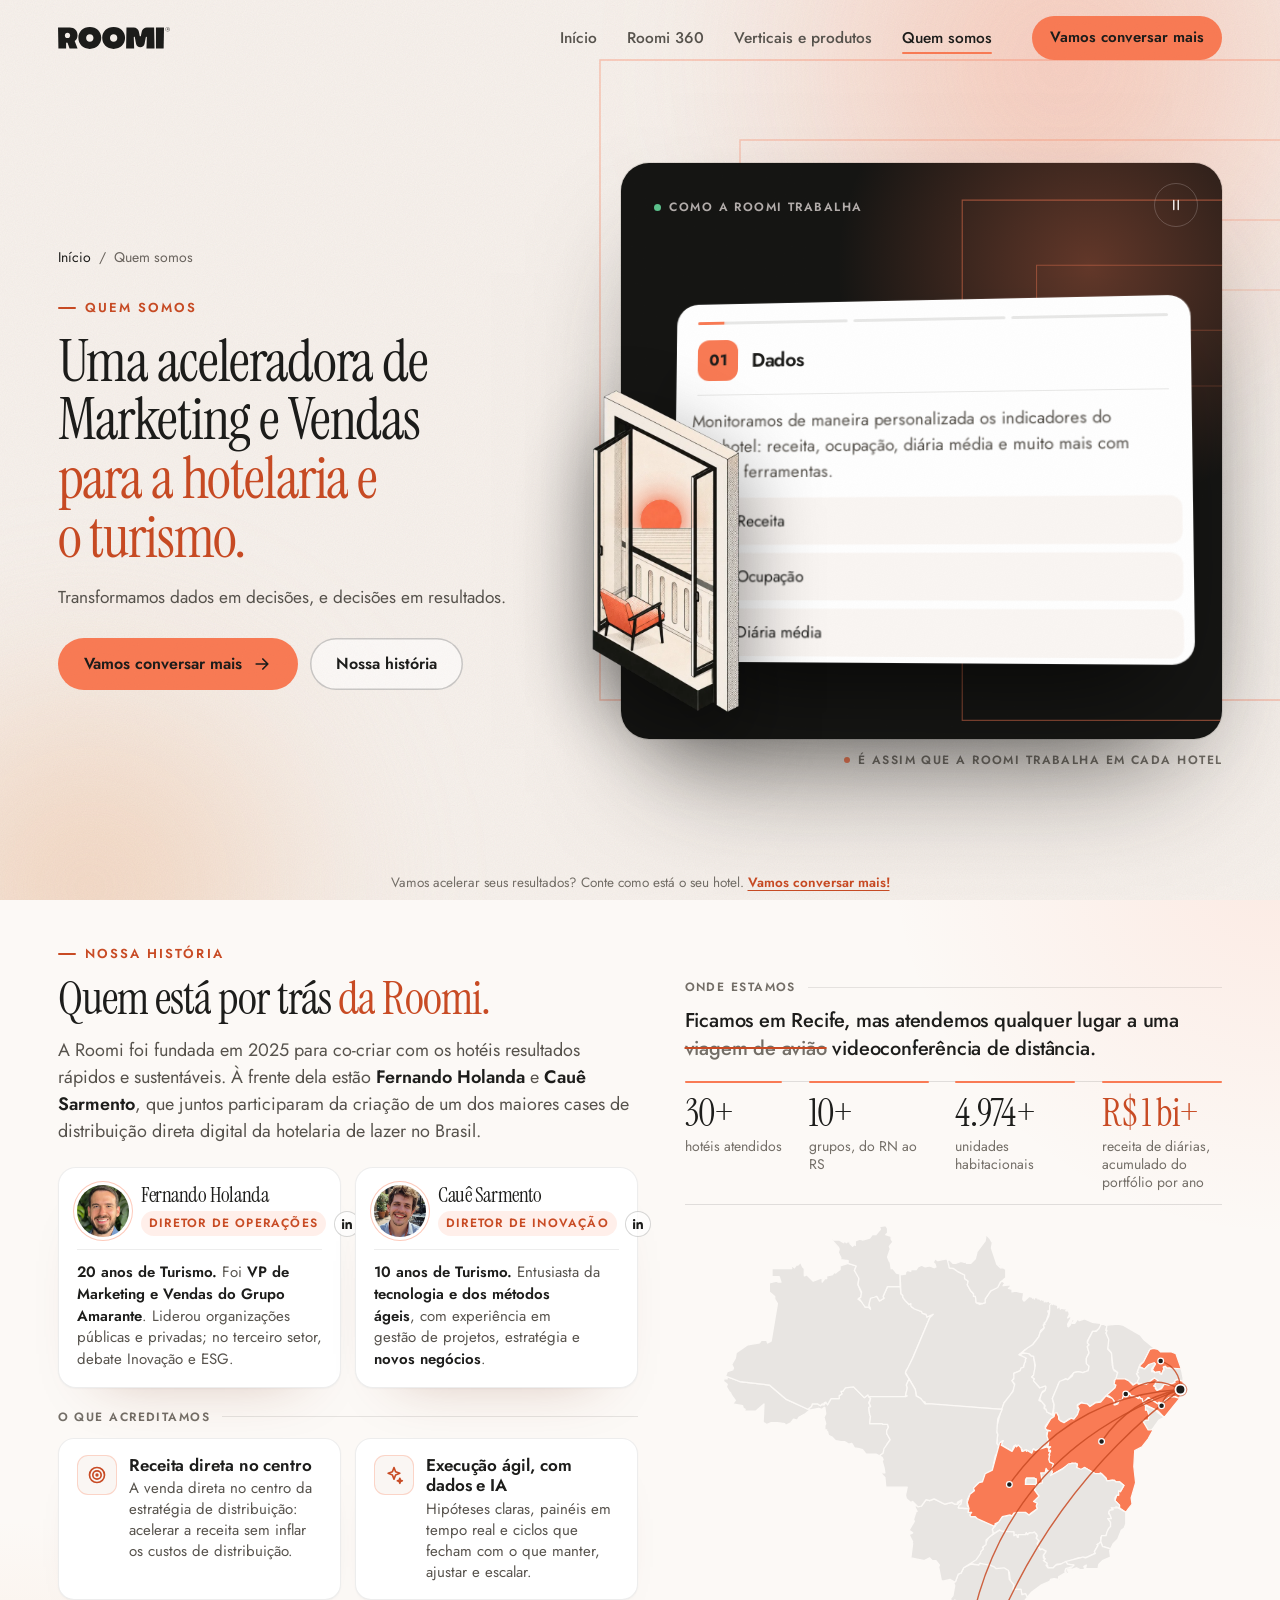
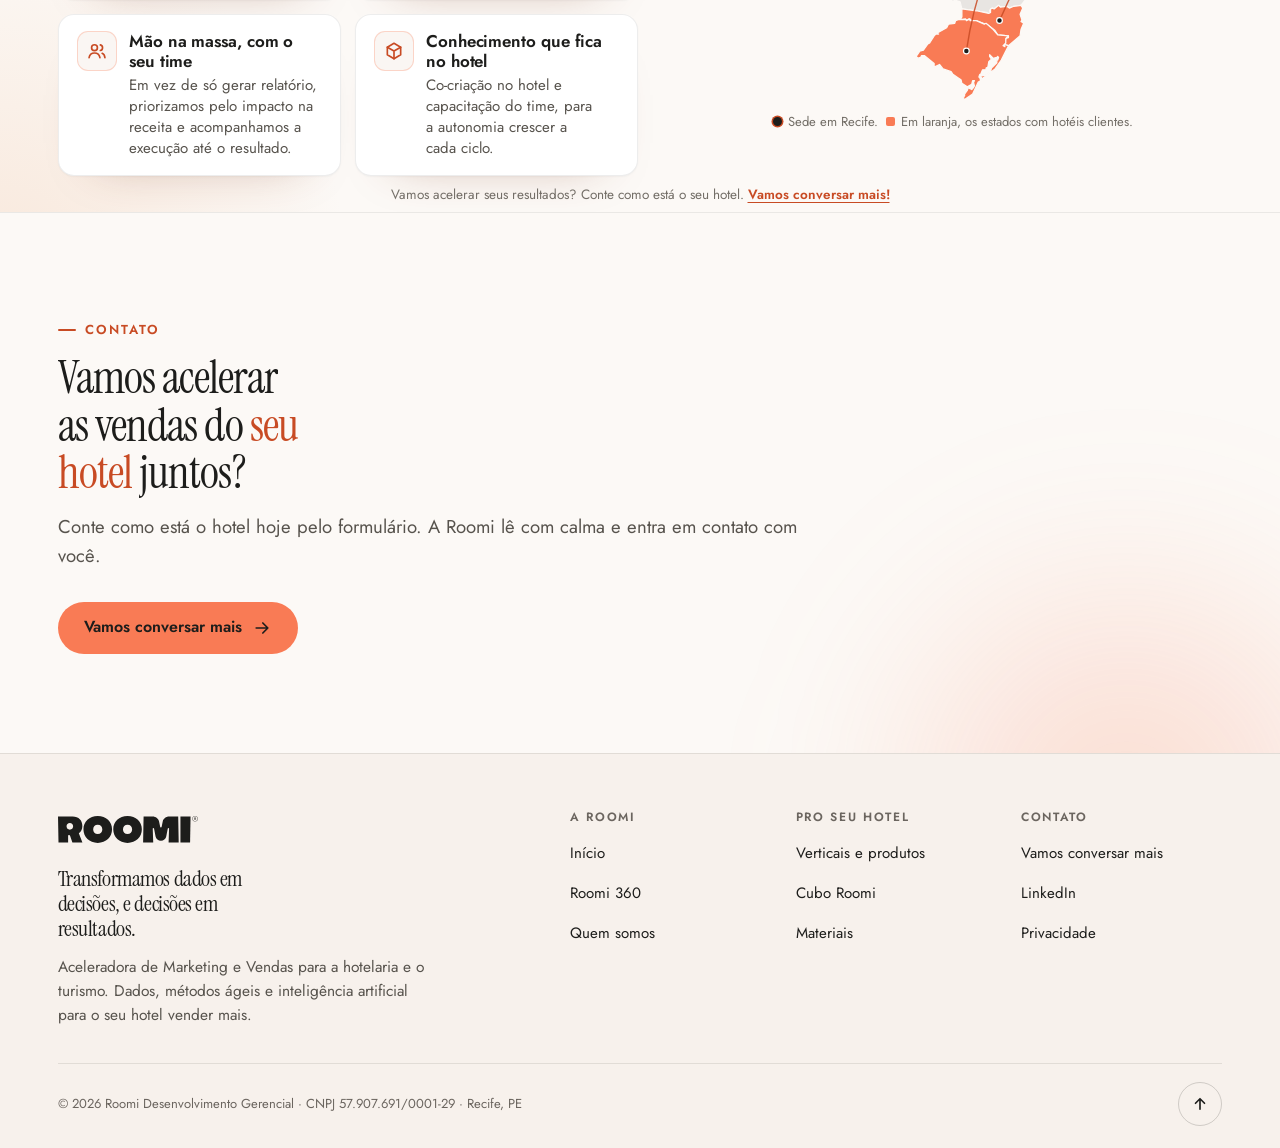
<file: sobre.html>
<!doctype html>
<html lang="pt-BR" class="no-js">
<head>
<meta charset="utf-8">
<meta name="viewport" content="width=device-width, initial-scale=1, viewport-fit=cover">
<title>Quem somos · Roomi</title>
<meta name="description" content="A Roomi é uma aceleradora de Marketing e Vendas para a hotelaria e o turismo. Conheça quem está por trás dela.">
<meta name="theme-color" content="#141412">
<link rel="icon" href="favicon.svg" type="image/svg+xml">
<link rel="canonical" href="https://roomi.digital/sobre.html">
<meta property="og:type" content="website">
<meta property="og:locale" content="pt_BR">
<meta property="og:site_name" content="Roomi">
<meta property="og:title" content="Quem somos · Roomi">
<meta property="og:description" content="A Roomi é uma aceleradora de Marketing e Vendas para a hotelaria e o turismo. Conheça quem está por trás dela.">
<meta property="og:url" content="https://roomi.digital/sobre.html">
<meta property="og:image" content="https://roomi.digital/assets/og.png">
<meta property="og:image:width" content="1200">
<meta property="og:image:height" content="630">
<meta name="twitter:card" content="summary_large_image">
<meta name="twitter:title" content="Quem somos · Roomi">
<meta name="twitter:description" content="A Roomi é uma aceleradora de Marketing e Vendas para a hotelaria e o turismo. Conheça quem está por trás dela.">
<meta name="twitter:image" content="https://roomi.digital/assets/og.png">

<link rel="stylesheet" href="assets/site.css">
<script>document.documentElement.classList.replace('no-js','js');try{var q=new URLSearchParams(location.search),t=q.has('tema')?q.get('tema'):sessionStorage.getItem('rm-tema');var fo=q.get('fonte')||'editorial';document.documentElement.dataset.fonte=fo;var fg={jost:'family=Jost:wght@400;500;600;700',editorial:'family=Instrument+Serif:ital@0;1&family=Jost:wght@400;500;600;700',fraunces:'family=Fraunces:opsz,wght,SOFT@9..144,400..600,0..100&family=Figtree:wght@400;500;600;700',outfit:'family=Outfit:wght@400;500;600;700'}[fo];if(fg){var lj=document.createElement('link');lj.rel='stylesheet';lj.href='https://fonts.googleapis.com/css2?'+fg+'&display=swap';document.head.appendChild(lj)}if(t&&t!=='clara'){document.documentElement.dataset.tema=t;sessionStorage.setItem('rm-tema',t)}else sessionStorage.removeItem('rm-tema')}catch(e){}</script>
<script type="speculationrules">{"prefetch":[{"where":{"href_matches":"*.html"},"eagerness":"moderate"}],"prerender":[{"where":{"href_matches":"*.html"},"eagerness":"conservative"}]}</script>
</head>
<body class="pg-sobre">
<a class="nv-skip" href="#conteudo">Pular para o conteúdo</a>
<header class="nv" id="topo-nav">
  <div class="nv-in">
    <a class="nv-logo" href="index.html" aria-label="Roomi, página inicial">
      <img class="nv-marca" src="assets/roomi-black.svg" width="112" height="22" alt="">
    </a>
    <nav class="nv-nav" aria-label="Principal">
      <button class="nv-burger" type="button" aria-expanded="false" aria-controls="nv-menu" aria-label="Abrir menu">
        <span></span><span></span><span></span>
      </button>
      <div class="nv-menu" id="nv-menu">
        <ul class="nv-links">
          <li><a href="index.html" data-pg="home">Início</a></li>
          <li><a href="roomi-360.html" data-pg="roomi-360">Roomi 360</a></li>
          <li><a href="verticais.html" data-pg="verticais">Verticais e produtos</a></li>
          <li><a href="sobre.html" data-pg="sobre">Quem somos</a></li>
        </ul>
        
        <a class="btn sm nv-cta" href="mailto:marketing@roomi.digital?subject=Vamos%20conversar%20mais" data-conversa>Vamos conversar mais</a>
      </div>
    </nav>
  </div>
</header>

<main id="conteudo">

<section data-secao="q1-topo-sobre" class="qs" id="topo" data-topo aria-labelledby="qs-titulo">
  <div class="qs-fundo" aria-hidden="true">
    <span class="qs-luz qs-luz-1"></span><span class="qs-luz qs-luz-2"></span>
    <svg class="qs-fios" viewBox="0 0 1440 900" preserveAspectRatio="xMaxYMid slice">
      <path d="M1460 60 H760 V700 H1460"/>
      <path d="M1460 140 H900 V620 H760"/>
      <path d="M1460 220 H1040 V540 H900"/>
      <path d="M1460 290 H1160 V470 H1040"/>
    </svg>
  </div>

  <div class="qs-in">
    <div class="qs-meio">
      <div class="qs-txt">
        <nav class="qs-migalha qs-entra" style="--i:0" aria-label="Você está em"><a href="index.html">Início</a><span aria-hidden="true">/</span><span aria-current="page">Quem somos</span></nav>
        <p class="kicker">Quem somos</p>
        <h1 id="qs-titulo">Uma aceleradora de Marketing e Vendas<br> <span class="hl">para a hotelaria e o&nbsp;turismo.</span></h1>
        <p class="qs-lead qs-entra" style="--i:7">Transformamos dados em decisões, e decisões em resultados.</p>
        <div class="qs-ctas qs-entra" style="--i:9">
          <a class="btn qs-btn" href="mailto:marketing@roomi.digital?subject=Vamos%20conversar%20mais" data-conversa><span>Vamos conversar mais</span>
            <svg viewBox="0 0 24 24" fill="none" stroke="currentColor" stroke-width="2" stroke-linecap="round" stroke-linejoin="round" aria-hidden="true"><path d="M5 12h14M13 6l6 6-6 6"/></svg></a>
          <a class="btn ghost qs-btn" href="#quem-somos"><span>Nossa história</span></a>
        </div>
      </div>

      
      <figure class="qs-palco" aria-label="Como a Roomi trabalha">
        <div class="qs-palco-in">
          <span class="qs-glow" aria-hidden="true"></span>
          <svg class="qs-fios2" viewBox="0 0 700 620" preserveAspectRatio="xMaxYMin slice" aria-hidden="true">
            <path d="M720 40 H420 V600 H720"/><path d="M720 110 H500 V530 H420"/><path d="M720 180 H580 V460 H500"/><path d="M720 240 H650 V400 H580"/>
          </svg>
          <p class="qs-live"><i></i><span>Como a Roomi trabalha</span></p>
          <button class="qs-pausa" type="button" aria-label="Pausar" aria-pressed="false">
            <svg class="qs-ic-pausa" viewBox="0 0 24 24" fill="none" stroke="currentColor" stroke-width="2" stroke-linecap="round" aria-hidden="true"><path d="M9 6v12M15 6v12"/></svg>
            <svg class="qs-ic-roda" viewBox="0 0 24 24" fill="none" stroke="currentColor" stroke-width="2" stroke-linejoin="round" aria-hidden="true"><path d="M8 5.5v13l10.5-6.5z"/></svg>
          </button>

          
          <div class="ab-tela qs-tela">
            <div class="ab-barras" aria-hidden="true"><i></i><i></i><i></i></div>
            <div class="ab-cab">
              <span class="ab-fase-n">01</span>
              <div><b class="ab-fase-t">Dados</b></div>
            </div>
            <div class="ab-cenas">
              <div class="ab-cena on" data-n="1" data-t="Dados">
                <p class="qs-etapa">Monitoramos de maneira personalizada os indicadores do seu hotel: receita, ocupação, diária média e muito mais com nossas ferramentas.</p>
                <ul class="ab-check">
                  <li><i></i>Receita</li>
                  <li><i></i>Ocupação</li>
                  <li><i></i>Diária média</li>
                </ul>
              </div>
              <div class="ab-cena" data-n="2" data-t="Métodos ágeis">
                <p class="qs-etapa">Acompanhamento contínuo com sprints, agendas fixas e execução acompanhada até o resultado.</p>
                <ul class="ab-check">
                  <li><i></i>Sprints</li>
                  <li><i></i>Agendas fixas</li>
                  <li><i></i>Execução acompanhada até o resultado</li>
                </ul>
              </div>
              <div class="ab-cena" data-n="3" data-t="Inteligência artificial">
                <p class="qs-etapa">Além da inteligência humana, a Roomi utiliza as IAs para acelerar as ações do projeto e ajudar seu hotel a alcançar resultados.</p>
                <ul class="ab-check">
                  <li><i></i>Inteligência humana</li>
                  <li><i></i>IAs para acelerar as ações do projeto</li>
                </ul>
              </div>
            </div>
          </div>

          
          <span class="qs-varanda" aria-hidden="true"><span class="qs-cena"><img src="assets/cenas/portal-varanda-por-do-sol.webp" alt="" width="780" height="1300"><span class="qs-sol"></span></span></span>
        </div>
        <figcaption>É assim que a Roomi trabalha em cada hotel</figcaption>
      </figure>
    </div>
  </div>
</section>

<section data-secao="s1-sobre" class="s1" id="quem-somos" aria-labelledby="s1-titulo">
  
  <div class="s1-in">
    <div class="s1-roomi">
      <p class="kicker">Nossa história</p>
      <h2 id="s1-titulo">Quem está por trás <span class="hl">da Roomi.</span></h2>
      <p class="s1-lead">A Roomi foi fundada em 2025 para co-criar com os hotéis resultados rápidos e sustentáveis. À&nbsp;frente dela estão <b>Fernando Holanda</b> e <b>Cauê Sarmento</b>, que juntos participaram da criação de um dos maiores cases de distribuição direta digital da hotelaria de lazer no Brasil.</p>

      
      <div class="s1-socios">
        <article class="s1-p" id="fernando-holanda" style="--k:0">
          <img src="assets/fernando-holanda.webp" alt="" width="400" height="400" loading="lazy">
          <div class="s1-ptxt">
            <h3>Fernando Holanda</h3>
            
            <div class="s1-meta"><p class="s1-cargo">Diretor de Operações</p><a class="s1-lkd" href="https://www.linkedin.com/in/fernandodeholanda/" target="_blank" rel="noopener" aria-label="LinkedIn de Fernando Holanda"><svg viewBox="0 0 24 24" fill="currentColor" aria-hidden="true"><path d="M20.45 20.45h-3.55v-5.57c0-1.33-.03-3.04-1.85-3.04-1.85 0-2.14 1.45-2.14 2.94v5.67H9.36V9h3.41v1.56h.05c.47-.9 1.63-1.85 3.36-1.85 3.6 0 4.27 2.37 4.27 5.45v6.29zM5.34 7.43a2.06 2.06 0 1 1 0-4.12 2.06 2.06 0 0 1 0 4.12zM7.12 20.45H3.56V9h3.56v11.45z"/></svg></a></div>
            <p class="s1-bio"><b>20 anos de Turismo.</b> Foi <b>VP de Marketing e Vendas do Grupo Amarante</b>. Liderou organizações públicas e privadas; no terceiro setor, debate Inovação e ESG.</p>
          </div>
        </article>
        <article class="s1-p" id="caue-sarmento" style="--k:1">
          <img src="assets/caue-sarmento.webp" alt="" width="400" height="400" loading="lazy">
          <div class="s1-ptxt">
            <h3>Cauê Sarmento</h3>
            <div class="s1-meta"><p class="s1-cargo">Diretor de Inovação</p><a class="s1-lkd" href="https://www.linkedin.com/in/cauesarmento" target="_blank" rel="noopener" aria-label="LinkedIn de Cauê Sarmento"><svg viewBox="0 0 24 24" fill="currentColor" aria-hidden="true"><path d="M20.45 20.45h-3.55v-5.57c0-1.33-.03-3.04-1.85-3.04-1.85 0-2.14 1.45-2.14 2.94v5.67H9.36V9h3.41v1.56h.05c.47-.9 1.63-1.85 3.36-1.85 3.6 0 4.27 2.37 4.27 5.45v6.29zM5.34 7.43a2.06 2.06 0 1 1 0-4.12 2.06 2.06 0 0 1 0 4.12zM7.12 20.45H3.56V9h3.56v11.45z"/></svg></a></div>
            <p class="s1-bio"><b>10 anos de Turismo.</b> Entusiasta da <b>tecnologia e dos métodos ágeis</b>, com experiência em gestão de projetos, estratégia e <b>novos negócios</b>.</p>
          </div>
        </article>
      </div>

      <div class="s1-pilares">
        <h3 class="s1-rot">O que acreditamos</h3>
        <ul>
          <li style="--k:0">
            <span class="s1-ico" aria-hidden="true"><svg viewBox="0 0 24 24"><circle pathLength="1" cx="12" cy="12" r="9"/><circle pathLength="1" cx="12" cy="12" r="5"/><circle pathLength="1" cx="12" cy="12" r="1"/></svg></span>
            <div><h4>Receita direta no centro</h4><p>A venda direta no centro da estratégia de distribuição: acelerar a receita sem inflar os custos de distribuição.</p></div>
          </li>
          <li style="--k:1">
            <span class="s1-ico" aria-hidden="true"><svg viewBox="0 0 24 24"><path pathLength="1" d="M12 3l1.9 5.1L19 10l-5.1 1.9L12 17l-1.9-5.1L5 10l5.1-1.9Z"/><path pathLength="1" d="M19 16l.8 2.2L22 19l-2.2.8L19 22l-.8-2.2L16 19l2.2-.8Z"/></svg></span>
            <div><h4>Execução ágil, com dados e IA</h4><p>Hipóteses claras, painéis em tempo real e ciclos que fecham com o que manter, ajustar e escalar.</p></div>
          </li>
          <li style="--k:2">
            <span class="s1-ico" aria-hidden="true"><svg viewBox="0 0 24 24"><circle pathLength="1" cx="9" cy="8" r="3.5"/><path pathLength="1" d="M2.5 20c.6-3.6 3.2-5.6 6.5-5.6s5.9 2 6.5 5.6"/><path pathLength="1" d="M16 4.6a3.5 3.5 0 0 1 0 6.8M18.2 14.8c1.9.8 3 2.6 3.3 5.2"/></svg></span>
            <div><h4>Mão na massa, com o seu time</h4><p>Em vez de só gerar relatório, priorizamos pelo impacto na receita e acompanhamos a execução até o resultado.</p></div>
          </li>
          <li style="--k:3">
            <span class="s1-ico" aria-hidden="true"><svg viewBox="0 0 24 24"><path pathLength="1" d="M12 2.8 20 7.4v9.2l-8 4.6-8-4.6V7.4Z"/><path pathLength="1" d="M4 7.4 12 12l8-4.6M12 12v9.2"/></svg></span>
            <div><h4>Conhecimento que fica no hotel</h4><p>Co-criação no hotel e capacitação do time, para a autonomia crescer a cada ciclo.</p></div>
          </li>
        </ul>
      </div>
    </div>

    
    <div class="s1-onde">
      <h3 class="s1-rot">Onde estamos</h3>
      
      <p class="s1-frase">Ficamos em Recife, mas atendemos qualquer lugar a uma <s>viagem de avião</s> videoconferência de distância.</p>

      
      <dl class="s1-nums" aria-label="A Roomi em números">
        <div style="--k:0"><dt>hotéis atendidos</dt><dd class="ed">30+</dd></div>
        <div style="--k:1"><dt>grupos, do RN ao RS</dt><dd class="ed">10+</dd></div>
        <div style="--k:2"><dt>unidades habitacionais</dt><dd class="ed">5.000+</dd></div>
        <div style="--k:3"><dt>receita de diárias, acumulado do portfólio por&nbsp;ano</dt><dd class="ed">R$ 1 bi+</dd></div>
      </dl>

      
      <figure class="s1-mapa">
        <svg class="s1-svg" role="img" viewBox="0 0 520 536" aria-label="Mapa do Brasil com a sede da Roomi em Recife e linhas até os sete estados onde a Roomi tem clientes, pintados de laranja: Rio Grande do Norte, Pernambuco, Alagoas, Bahia, Goiás, Santa Catarina e Rio Grande do Sul">
          <g class="s1-ufs">
<path data-uf="RO" d="M154 252l4 1 4 5 11 0 4 2 4 -3 5 -11 3 -4 -4 -7 0 -3 2 -4 -1 -3 -5 0 -1 -1 -14 0 1 -8 -1 -2 -1 -8 2 -1 -2 -4 2 -5 -3 -4 -4 3 -12 -12 -9 0 -3 5 -2 0 1 3 -3 2 0 3 -9 0 -4 7 -1 -3 -3 3 -3 0 -1 1 -3 -2 -6 0 -1 3 -4 3 2 1 10 -2 4 1 2 -2 1 0 1 7 -2 4 2 7 -1 2 0 5 2 0 0 3 1 -1 1 4 4 2 4 4 6 1 4 0 5 3 3 -1 3 5 5 1z"/>
<path data-uf="AC" d="M93 206l-20 -9 -19 -16 -33 -4 -15 -6 1 3 -4 0 0 3 4 3 -1 3 3 5 2 2 0 1 5 7 -3 4 11 2 1 3 2 1 -1 2 13 0 9 -8 -1 22 1 -1 3 2 5 -2 7 0 8 1 1 2 2 -1 4 -2 3 -4 4 1 2 -3 7 -4 5 -4 -6 -3z"/>
<path data-uf="AM" d="M210 174l-4 -6 1 -4 2 -2 5 -11 19 -45 4 -4 -7 3 -1 -3 -4 -1 -1 -2 -11 -5 -1 -4 -2 1 -3 -3 -1 -1 -3 -4 0 -2 -2 -2 -1 -8 -14 0 -5 11 1 2 -5 3 -3 -5 -4 -1 -4 4 -1 7 2 4 -2 -2 -4 0 -1 -4 -7 -5 3 -2 1 -4 -4 -10 1 -9 -5 -7 2 -5 -9 -3 -9 3 0 4 -4 3 -1 1 0 -2 -4 4 -6 1 0 3 -2 0 -3 4 0 -5 -10 4 -7 -7 -3 1 0 -8 -2 -2 -2 -5 -3 3 -2 0 -2 3 -3 -2 -1 0 1 3 -22 0 0 9 8 0 2 6 -3 0 -2 -1 -8 2 0 10 6 5 0 3 3 5 -7 42 -4 2 -1 -3 -6 0 -2 3 -13 2 -13 9 -1 6 -4 7 2 4 -1 2 -6 2 -2 5 16 6 33 4 19 16 24 11 4 -3 1 -3 6 0 3 2 2 -2 2 1 0 -2 2 -1 2 3 4 -7 9 0 0 -3 3 -2 -1 -3 2 0 3 -4 9 -1 12 12 4 -3 1 2 41 0 2 -1 -2 0 2 -9 -1 -3 3 -7z"/>
<path data-uf="RR" d="M131 27l1 2 -1 4 3 6 -1 2 9 1 0 3 9 3 -2 5 5 9 -1 7 4 8 -1 6 -2 1 7 10 4 0 2 2 -2 -4 2 -8 7 -2 3 5 5 -3 -1 -2 5 -11 14 0 0 -14 -4 -1 -4 -5 -2 0 -1 -7 -1 -1 -2 -5 3 -9 -1 -3 4 -5 -2 -3 0 -3 -6 -2 2 -2 0 -5 -2 -3 -7 1 1 3 -5 6 -4 0 -3 4 -4 1 -4 1 -3 -1 -5 2 0 5 -1 -1 -2 2 -3 -3 0 -2 -3 0 -1 1 -2 -2 -1 2 -2 -1 -3 -2 -6 0 -3 -3 0 2 8 9z"/>
<path data-uf="PA" d="M341 141l6 -4 8 -10 2 -7 4 -3 -1 -3 2 -1 -1 -1 2 -2 3 -9 -1 -2 2 -2 2 -7 -1 -2 -1 1 0 -2 -4 1 0 -2 -2 2 0 -2 -2 0 -1 -1 -1 1 -2 -2 -1 1 0 -1 -4 -1 0 2 -1 -3 -1 2 0 -1 -4 -1 -5 5 -1 0 -1 -2 1 -7 -10 -2 -3 1 0 -3 -4 -1 3 -3 -1 -1 -8 1 2 -3 -3 -2 -2 1 -3 5 -8 5 -6 9 0 4 -6 2 -4 -2 -1 -7 -2 0 0 -3 -3 -3 -4 -7 1 -4 -4 -3 0 -4 -8 -4 -4 -3 -5 -1 0 -5 -3 -5 -10 2 -3 -2 -2 4 2 2 1 3 -2 1 -5 -2 -5 1 -4 -2 -4 2 -2 3 -6 0 0 2 -4 -1 -2 2 0 2 -6 1 1 21 2 2 0 2 3 4 1 1 3 3 2 -1 0 3 4 3 8 3 1 2 4 1 1 3 7 -3 -4 4 -19 45 -8 16 11 19 1 7 5 3 1 3 4 1 0 2 86 6 2 -7 6 -7 5 -8 1 -5 -3 -5 3 -4 -1 -4 7 -3 1 -2 3 -2 0 -2 2 -2 0 -5 1 -1 -3 -3 -5 -1 7 -6z"/>
<path data-uf="AP" d="M308 46l-6 -18 1 -6 -3 -5 -4 -4 -1 7 -9 12 -2 8 -5 5 -5 0 0 -2 -2 1 -4 -1 -6 2 -3 0 -4 -4 -2 1 2 8 5 1 4 3 8 4 0 4 4 3 -1 4 4 7 3 3 0 3 2 0 1 7 7 1 3 -1 0 -4 6 -9 8 -4 3 -6 6 -5 0 -9 -3 -2 -3 0 -4 -4zM310 45l2 1 -2 -1zM311 46l-1 1 1 2 2 -1 -2 -2z"/>
<path data-uf="TO" d="M351 162l-2 -13 -3 -1 -2 -2 -6 -1 -5 2 8 4 -1 1 0 3 -1 1 -1 5 -3 1 -1 3 -7 3 0 6 -2 2 3 4 -2 8 -10 13 -4 11 -5 19 2 5 -1 10 2 3 3 -5 2 -1 -2 5 12 7 2 -6 2 -1 1 2 2 -2 4 5 0 2 0 -2 1 2 4 -2 0 2 1 -1 5 3 2 -5 2 2 9 -4 4 0 0 -2 1 3 3 -1 -3 0 1 -5 1 -1 -2 -2 -1 -6 0 -2 4 -2 -4 -1 -2 -4 6 -8 4 -3 1 -2 0 -2 -2 3 -7 -4 -1 -3 -2 -1 0 -5 -1 0 -1 -2 -4 -2 4 -10 3 -1 1 -3 -1 -2 -6 2 -7 -8 1 -2 -3 -2 2 -2 2 -7z"/>
<path data-uf="MA" d="M343 139l-10 8 5 -2 6 1 2 2 3 1 2 10 -2 11 -2 2 3 2 -1 2 7 8 6 -2 1 1 -1 4 -4 3 -2 7 6 7 -1 3 2 1 1 3 6 3 2 -11 -2 -7 5 -11 2 -6 8 -5 2 1 7 -8 5 -1 5 1 6 -2 1 -5 -3 -5 0 -4 3 -6 -2 -7 2 -2 -2 -4 6 -11 3 0 4 -3 2 -3 0 -3 -9 -1 -9 -4 -6 2 -1 -1 2 -2 -2 0 -4 6 -3 0 3 -4 -3 0 -2 6 -2 2 -1 -3 4 -7 -1 -2 -3 2 2 -4 -1 -4 -3 0 2 -2 -3 0 0 -2 -1 2 -3 -1 -1 1 -1 -3 -2 2 0 -3 -4 -1 -1 -2 -1 2 0 -2 -3 3 0 6 -2 0 2 1 -1 5 -3 6 -2 2 1 1 -2 1 1 3 -5 6 -1 4 -7 9 -5 3zM389 112l-2 3 1 1 1 -4zM383 92l0 2 1 -1 -1 -1z"/>
<path data-uf="PI" d="M438 186l3 -3 -2 -7 2 -1 2 -8 -4 -2 -2 -6 -1 -14 -4 -4 2 -10 -4 -8 1 -3 -1 0 1 -5 -6 -3 -3 6 -3 3 -4 0 -5 10 -1 3 2 2 -2 2 2 7 -3 6 0 6 3 3 -1 5 -6 2 -5 -1 -5 1 -2 4 -5 4 -2 -1 -7 3 -8 19 2 7 -1 12 0 -1 4 -2 2 4 0 3 2 2 4 2 5 -4 3 -1 3 1 4 -5 2 -6 -2 -1 0 -4 5 -3 2 2 4 0 3 3 7 -5 4 0 7 -7 8 -6z"/>
<path data-uf="CE" d="M443 113l-12 1 -1 6 1 0 -1 3 3 7 -1 10 4 5 2 18 5 4 -2 7 10 0 8 5 1 2 5 -3 2 -4 -3 -6 2 -1 -1 -1 3 -8 4 -3 7 -14 5 -1 -12 -10 -4 -5 -19 -11 -6 -1z"/>
<path data-uf="RN" class="s1-on" d="M494 161l2 -1 2 2 3 0 11 2 2 -1 -6 -17 -5 -2 -12 0 -3 -3 -5 -1 -4 1 -7 14 -5 5 6 3 5 -5 7 -1 -4 9 2 -1 1 2 6 -1 0 2 2 1 2 -5 1 0 -1 -3z"/>
<path data-uf="PB" d="M480 176l3 -2 5 2 -3 2 0 2 -2 2 2 1 2 4 4 -2 4 -5 10 -1 5 -4 6 2 0 -4 -2 -10 -13 -1 -3 0 -2 -2 -2 1 1 3 -1 0 -2 5 -2 -1 0 -2 -6 1 0 -1 -3 0 0 -3 4 -5 -1 -2 -6 2 -5 5 -6 -2 -2 5 1 1 -2 1 3 5 -2 4 1 3 4 -1 1 2 3 -1 5 -3z"/>
<path data-uf="PE" class="s1-on" d="M430 193l3 0 4 3 2 3 -1 4 2 0 4 -5 4 0 1 -4 7 -4 2 3 5 1 3 2 1 -2 1 1 0 1 2 0 1 5 6 -6 11 7 1 -2 3 1 8 -6 8 -1 4 2 4 -14 0 -5 -6 -2 -3 1 0 2 -7 3 -5 -1 -3 5 -5 2 -2 -2 0 -2 -2 -1 2 -2 0 -2 3 -2 -4 -3 -9 7 -9 0 -1 -2 -5 3 -5 -5 -4 -2 -10 0 -1 1 -1 5 2 1 -1 3 -10 9z"/>
<path data-uf="AL" class="s1-on" d="M474 199l-3 2 1 1 16 8 7 7 17 -21 -6 -2 -6 1 -3 4 -9 3 -11 -7 -3 4z"/>
<path data-uf="SE" d="M488 212l-4 -4 -10 -4 -1 1 1 4 3 2 0 9 -6 1 5 9 2 2 4 -2 7 -10 6 -3 -7 -5z"/>
<path data-uf="BA" class="s1-on" d="M456 190l-7 4 -1 3 -3 1 -2 4 -3 1 -1 0 0 -4 -2 -3 -7 -3 -6 7 -6 1 -6 4 -3 -3 -7 -1 -4 3 2 4 -2 6 -4 5 -3 -1 -8 5 -4 -2 -2 -2 0 -3 -2 -4 -2 0 -1 4 -4 3 -6 10 2 2 4 1 -3 0 -1 6 2 6 -1 6 3 0 -2 2 -1 2 3 0 -2 3 1 2 -1 5 1 3 4 2 -2 1 0 6 1 2 -2 4 24 -14 6 1 -1 4 5 3 4 -3 12 7 4 0 2 -1 6 6 1 3 6 -1 4 2 4 0 5 4 -4 7 -2 -1 0 5 -2 0 -2 6 5 5 0 3 7 5 3 -4 4 -5 -1 -7 5 -17 -2 -18 1 -18 8 -4 7 -9 6 -11 -3 1 -3 0 -6 -10 1 -1 5 0 1 -5 -2 -6 -2 0 0 -5 -2 -2 -2 -6 -2 0 0 -1 -1 -1 -1 2 -3 -2 -5 -1 -2 -3z"/>
<path data-uf="MG" d="M347 324l-3 2 -4 -3 -9 0 -4 1 -2 3 -1 -1 -10 2 -11 14 1 5 7 -4 2 1 14 1 0 4 1 1 1 -2 3 4 0 -4 8 0 1 -2 1 2 2 -2 0 2 1 -2 7 1 1 2 -1 3 3 3 -2 2 3 7 7 2 -3 5 1 2 -1 1 2 1 -2 2 4 3 -1 2 2 1 0 2 6 0 4 -4 4 0 20 -7 10 -1 9 -4 -1 -2 4 -7 -1 -1 2 -1 2 -2 0 -5 2 -2 4 0 2 -5 1 -3 2 -2 0 -5 -3 -4 4 0 -1 -4 -2 -1 0 -2 1 -2 4 -1 -2 -2 3 1 2 -2 4 1 0 -3 -5 -5 0 -3 2 -3 2 0 0 -5 2 1 4 -7 -5 -4 -4 0 -2 -2 -8 1 -1 -3 -5 -5 -7 0 -12 -7 -4 2 -5 -2 1 -3 -2 -2 -8 1 -7 6 -13 7 2 -4 -1 -2 -4 1 -2 -3 0 5 -5 -1 -1 3 1 2 -1 3 2 4 -7 2 -2 6 5 7 -6 6 4 2 -1 3 1 3 -6 5z"/>
<path data-uf="ES" d="M431 345l-1 4 -5 0 -1 7 2 5 9 3 3 -6 5 -5 4 -10 3 -2 2 -5 0 -13 -9 -5 -7 0 2 2 -4 1 -1 2 3 7 -4 0 3 4 0 5 -2 2 -2 4z"/>
<path data-uf="RJ" d="M387 385l-2 1 0 3 1 3 2 -1 -1 -4 4 -1 0 1 6 -2 4 2 4 0 2 -2 -2 -1 1 -1 2 -1 -1 4 14 0 1 -5 4 -4 9 -4 -1 -7 1 -2 -9 -3 -2 -5 -2 2 -2 1 1 1 -4 7 1 2 -11 5 -3 -1 -3 1 -16 4 2 3 7 1 -2 2 -5 1zM391 390l3 -1 -1 -1 -2 1zM398 387l-2 0 2 0z"/>
<path data-uf="SP" d="M360 371l3 -4 -4 -3 -3 1 -3 -7 2 -3 -3 -3 1 -3 -3 -4 -2 1 -3 0 -3 2 -1 -2 -1 2 -8 0 0 3 -1 0 -1 -3 -3 1 0 -4 -14 -1 -2 -1 -12 8 -13 23 -9 6 11 2 2 -2 4 2 6 0 7 4 10 0 5 4 1 9 4 5 -1 5 9 0 1 6 4 -1 2 4 5 -6 11 -8 9 -4 1 -2 4 -1 5 1 0 -3 7 -4 2 1 -2 -3 1 -3 7 -2 2 -2 -7 -1 -2 -3 -6 3 -5 1 -3 3 -6 0 -2 -3 1 0 0 -2 -4 -3 2 -2 -2 -1 0 -3zM379 398l1 -1 -2 -1 -1 3 2 0z"/>
<path data-uf="PR" d="M328 409l-2 0 1 -5 -5 -6 -1 -10 -5 -3 -9 1 -2 -2 -5 -2 -11 -2 -1 2 -9 -1 -8 4 -3 6 -3 1 -3 8 -2 2 1 3 -2 11 -3 4 3 3 2 -2 6 2 2 8 28 4 1 2 3 -1 -1 -3 1 -2 2 -1 2 1 5 -4 2 2 7 -1 3 2 5 -2 8 -1 7 -9 -2 -4 -4 1 -1 -6 -7 0z"/>
<path data-uf="SC" class="s1-on" d="M285 433l-16 -2 0 9 -2 3 6 -1 1 2 3 -2 5 3 3 -1 13 5 8 6 3 5 12 1 0 2 -3 1 -1 6 -2 0 1 3 0 -2 2 0 3 1 13 -11 1 -7 3 -7 -3 -2 2 -3 -1 1 -2 -6 3 -7 -2 -3 -8 1 -5 2 -3 -2 -7 1 -2 -2 -5 4 -2 -1 -2 1 0 4 -2 1 -14 -3z"/>
<path data-uf="RS" class="s1-on" d="M265 508l3 2 1 4 6 4 5 -3 1 -4 2 0 -1 2 1 4 -2 3 -1 1 -4 -2 -1 3 -3 4 0 2 -1 1 0 3 1 0 9 -6 6 -13 3 -2 -1 -3 -1 -1 1 -3 1 0 2 -5 4 0 0 -2 2 -1 1 -6 3 -3 -2 -3 0 -2 5 5 0 -1 3 -1 1 -1 1 1 -1 3 -1 -2 0 5 -6 6 -1 4 -6 4 -5 1 1 2 -1 2 16 -12 7 -10 8 -16 -3 -1 -2 0 1 2 -2 -1 3 -3 0 -5 3 -3 -12 -1 -5 -6 -8 -7 -2 1 -9 -4 -7 0 0 -2 -4 2 0 -1 -9 0 -3 1 -1 3 -7 1 -2 4 -11 6 2 1 -3 0 -2 2 -5 8 -2 1 -5 7 -4 1 -4 6 2 2 3 -1 1 -2 3 0 11 9 0 4 6 -3 4 5 9 3 2 3 6 4z"/>
<path data-uf="MS" d="M272 319l-7 -1 3 -4 1 -5 -5 5 -3 0 -3 -2 -8 2 -12 -6 -5 2 -4 -1 -5 7 -7 0 -1 -3 0 3 3 6 -1 0 -3 9 1 2 -6 10 4 3 -4 2 4 8 -1 2 1 0 -2 16 15 3 6 -3 3 3 4 0 4 5 -1 2 3 15 2 1 8 -2 5 3 1 -1 3 -8 3 -1 3 -6 14 -9 5 -7 0 -2 3 -3 -1 -2 4 -3 0 -5 8 -7 -1 -5 2 -3 -2 -3 -13 -4 -6 -4 -5 0 -1 -2 3 -2 -5 -1 1 -4 -5 0z"/>
<path data-uf="MT" d="M235 202l-7 0 -5 -6 -5 -3 -1 -7 -7 -12 -3 7 1 3 -2 9 2 0 -2 1 -41 0 2 2 -1 4 -1 0 2 5 -2 1 1 8 1 2 -1 8 14 0 1 1 5 0 1 3 -2 4 0 3 4 7 -7 10 -1 5 -4 3 3 2 1 2 -1 2 2 7 1 6 -5 0 5 5 1 11 24 0 -2 9 1 4 5 4 2 -1 6 6 4 -1 5 -7 4 1 5 -2 12 6 8 -2 3 2 3 0 0 -2 5 -3 -1 5 -2 1 -1 3 12 1 -2 -4 0 -6 3 -6 5 -4 -1 -3 6 -6 4 -1 5 -10 6 -2 3 -16 3 -6 1 -6 -2 -3 1 -10 -1 -2 1 -15 5 -11 -79 -6z"/>
<path data-uf="GO" class="s1-on" d="M340 287l1 -2 9 0 2 1 0 6 7 -2 -2 -11 5 0 1 -5 2 3 4 -1 2 -7 -4 -2 -1 -3 1 -5 -1 0 2 -4 -2 0 0 -3 2 -2 -3 1 -1 -3 0 2 -13 4 -2 -2 -2 5 -5 -3 -1 1 0 -2 -4 2 -1 -2 0 2 -1 -4 -3 -3 -2 2 -1 -2 -4 7 -12 -7 2 -5 -4 3 -8 30 -8 4 -3 9 -4 1 -6 6 1 3 -5 4 -3 9 2 7 -1 4 4 0 -2 3 1 2 5 0 2 2 20 9 0 -3 4 -2 4 -6 9 -2 2 1 2 -3 4 -1 9 0 4 3 2 -2 7 -5 -1 -3 1 -3 -4 -2 1 -1 5 -5 -5 -7 2 -6 -12 0 0 -4z"/>
<path data-uf="DF" d="M343 292l9 0 0 -6 -2 -1 -9 0 -1 7 2 0z"/>
          </g>
          
          <g class="s1-arcos">
            <path data-uf="RN" style="--i:0" pathLength="1" d="M513 186Q513 162 491 154"/>
            <path data-uf="PE" style="--i:1" pathLength="1" d="M513 186Q481 167 452 191"/>
            <path data-uf="AL" style="--i:2" pathLength="1" d="M513 186Q496 188 492 204"/>
            <path data-uf="BA" style="--i:3" pathLength="1" d="M513 186Q457 197 425 244"/>
            <path data-uf="GO" style="--i:4" pathLength="1" d="M513 186Q392 193 322 292"/>
            <path data-uf="SC" style="--i:5" pathLength="1" d="M513 186Q378 289 311 444"/>
            <path data-uf="RS" style="--i:6" pathLength="1" d="M513 186Q306 260 274 478"/>
          </g>
          <g class="s1-pontos">
            <circle style="--i:0" cx="491" cy="154" r="3.2"/>
            <circle style="--i:1" cx="452" cy="191" r="3.2"/>
            <circle style="--i:2" cx="492" cy="204" r="3.2"/>
            <circle style="--i:3" cx="425" cy="244" r="3.2"/>
            <circle style="--i:4" cx="322" cy="292" r="3.2"/>
            <circle style="--i:5" cx="311" cy="444" r="3.2"/>
            <circle style="--i:6" cx="274" cy="478" r="3.2"/>
          </g>
          
          <g class="s1-sede">
            <circle class="s1-sede-anel" cx="513" cy="186" r="7"/>
            <circle class="s1-sede-pt" cx="513" cy="186" r="5.5"/>
          </g>
        </svg>
        <figcaption class="s1-leg"><span class="s1-leg-sede" aria-hidden="true"></span>Sede em Recife. <span class="s1-leg-uf" aria-hidden="true"></span>Em laranja, os estados com hotéis clientes.</figcaption>
      </figure>
    </div>
  </div>
</section>

<section data-secao="80-contato" class="sec ct" id="contato" aria-labelledby="ct-titulo">
  <div class="ct-luz" aria-hidden="true"></div>
  <div class="wrap ct-g">
    <div class="ct-copy">
      <p class="kicker">Contato</p>
      <h2 class="h-lg" id="ct-titulo">Vamos acelerar as vendas do <span class="hl">seu hotel</span> juntos?</h2>
      <p class="lead">Conte como está o hotel hoje pelo formulário. A Roomi lê com calma e entra em contato com você.</p>
      <div class="ct-bts">
        
        <a class="btn" href="mailto:marketing@roomi.digital?subject=Vamos%20conversar%20mais" data-conversa>
          Vamos conversar mais
          <svg viewBox="0 0 24 24" fill="none" stroke="currentColor" stroke-width="2" stroke-linecap="round" stroke-linejoin="round" aria-hidden="true"><path d="M5 12h14M13 6l6 6-6 6"/></svg>
        </a>
      </div>
    </div>
  </div>
</section>


</main>

<dialog class="cv" id="conversa" aria-label="Vamos conversar mais" hidden>
  <form class="cv-form" novalidate>
    <header class="cv-topo">
      <p class="cv-marca">Vamos conversar mais</p>
      <p class="cv-passo" data-cv="passo">Passo <b class="num">1</b> de 3</p>
      <button type="button" class="cv-x" data-cv="fechar" aria-label="Fechar"><svg viewBox="0 0 24 24" fill="none" stroke="currentColor" stroke-width="2" stroke-linecap="round" aria-hidden="true"><path d="M6 6l12 12M18 6 6 18"/></svg></button>
      <span class="cv-barra" aria-hidden="true"><i></i></span>
    </header>

    <div class="cv-corpo">
      
      <section class="cv-p" data-passo="1" aria-labelledby="cv-t1">
        <h2 id="cv-t1" tabindex="-1">Com o que você mais <span class="hl">se identifica?</span></h2>
        <p class="cv-lead">Marque até 10. Se preferir, pule este passo.</p>
        <ul class="cv-notas" aria-label="Frases">
          <li><button type="button" class="cv-nota" aria-pressed="false" style="--r:-1deg;--c:#FFE3CF">Quero recomendações do que fazer.</button></li>
          <li><button type="button" class="cv-nota" aria-pressed="false" style="--r:1.1deg;--c:#FFE3CF">Quero apoio na execução.</button></li>
          <li><button type="button" class="cv-nota" aria-pressed="false" style="--r:-.5deg;--c:#FFE3CF">Quero orientação estratégica.</button></li>
          <li><button type="button" class="cv-nota" aria-pressed="false" style="--r:.9deg;--c:#FFE3CF">Precisamos nos reinventar.</button></li>
          <li><button type="button" class="cv-nota" aria-pressed="false" style="--r:-1.2deg;--c:#FDE7A7">Meus resultados estão piores que no ano passado.</button></li>
          <li><button type="button" class="cv-nota" aria-pressed="false" style="--r:.9deg;--c:#FDE7A7">Meu crescimento não é o que eu esperava.</button></li>
          <li><button type="button" class="cv-nota" aria-pressed="false" style="--r:-.6deg;--c:#FFD9C7">Preciso de alguém para criar minha estratégia de distribuição.</button></li>
          <li><button type="button" class="cv-nota" aria-pressed="false" style="--r:1.3deg;--c:#FFD9C7">Meu canal direto é fraco e não entrega o suficiente.</button></li>
          <li><button type="button" class="cv-nota" aria-pressed="false" style="--r:-1deg;--c:#FFD9C7">Estou muito dependente dos canais B2B.</button></li>
          <li><button type="button" class="cv-nota" aria-pressed="false" style="--r:1deg;--c:#FFD9C7">Preciso de alguém para definir, monitorar e gerir meus preços.</button></li>
          <li><button type="button" class="cv-nota" aria-pressed="false" style="--r:-1.1deg;--c:#FDE7A7">Preciso de alguém para gerir meus anúncios.</button></li>
          <li><button type="button" class="cv-nota" aria-pressed="false" style="--r:.7deg;--c:#FDE7A7">Preciso de alguém para fazer meus criativos visuais.</button></li>
          <li><button type="button" class="cv-nota" aria-pressed="false" style="--r:-.8deg;--c:#F8E2D6">Meu hotel não se diferencia dos concorrentes.</button></li>
          <li><button type="button" class="cv-nota" aria-pressed="false" style="--r:1.2deg;--c:#F8E2D6">O hóspede não percebe o valor do meu hotel.</button></li>
          <li><button type="button" class="cv-nota" aria-pressed="false" style="--r:.8deg;--c:#FCEFC4">Não consigo enxergar ou entender direito os meus dados.</button></li>
          <li><button type="button" class="cv-nota" aria-pressed="false" style="--r:-1.2deg;--c:#FCEFC4">Não tenho clareza sobre o meu ritmo de vendas e quais dados eu deveria estar olhando.</button></li>
          <li><button type="button" class="cv-nota" aria-pressed="false" style="--r:.5deg;--c:#FCEFC4">Minha visão de dados é limitada e meus sistemas não ajudam.</button></li>
          <li><button type="button" class="cv-nota" aria-pressed="false" style="--r:-.7deg;--c:#FCEFC4">Não tenho tempo para acompanhar meus dashboards.</button></li>
        </ul>
        <p class="cv-conta" aria-live="polite"><b class="num" data-cv="marcadas">0</b> de 10 marcadas<span class="cv-teto" data-cv="teto" hidden>. Para trocar, desmarque uma.</span></p>
      </section>

      
      <section class="cv-p" data-passo="2" aria-labelledby="cv-t2" hidden>
        <h2 id="cv-t2" tabindex="-1">Com quem estamos <span class="hl">falando?</span></h2>
        <p class="cv-lead">O seu cartão vai se montando enquanto você preenche. Nome e um contato (e-mail ou telefone) já bastam.</p>
        <p class="cv-alerta" data-cv="alerta" role="alert" hidden></p>
        <div class="cv-dois">
          <div class="cv-campos2">
            <div class="cv-bloco">
              <p class="cv-rot">Você</p>
              <div class="cv-f"><label class="cv-fl"><input type="text" name="nome" placeholder=" " autocomplete="name" aria-describedby="cv-e-nome"><span>Nome completo <i>*</i></span></label><small class="cv-erro" id="cv-e-nome"></small></div>
              <div class="cv-lin">
                <div class="cv-f"><label class="cv-fl"><input type="text" name="cargo" placeholder=" " autocomplete="organization-title"><span>Cargo</span></label></div>
                <div class="cv-f"><label class="cv-fl"><input type="text" name="empresa" placeholder=" " autocomplete="organization"><span>Empresa / empreendimento</span></label></div>
              </div>
            </div>
            <div class="cv-bloco">
              <p class="cv-rot">Contato</p>
              <div class="cv-lin">
                <div class="cv-f"><label class="cv-fl"><input type="email" name="email" placeholder=" " autocomplete="email" inputmode="email" aria-describedby="cv-e-email"><span>E-mail</span></label><small class="cv-erro" id="cv-e-email"></small></div>
                <div class="cv-f"><label class="cv-fl"><input type="tel" name="telefone" placeholder=" " autocomplete="tel" inputmode="tel" aria-describedby="cv-e-telefone"><span>Telefone com DDD</span></label><small class="cv-erro" id="cv-e-telefone"></small></div>
              </div>
              <p class="cv-dica">Basta um dos dois.</p>
            </div>
            <div class="cv-bloco">
              <p class="cv-rot">Contexto</p>
              <div class="cv-f"><label class="cv-fl"><input type="text" name="comoSoube" placeholder=" "><span>Como ficou sabendo da gente?</span></label></div>
              <fieldset class="cv-chips">
                <legend>Quero conhecer</legend>
                <label><input type="checkbox" name="conhecer" value="Roomi 360"><span>Roomi 360</span></label>
                <label><input type="checkbox" name="conhecer" value="Verticais"><span>Verticais</span></label>
                <label><input type="checkbox" name="conhecer" value="Cubo Roomi"><span>Cubo Roomi</span></label>
                <label><input type="checkbox" name="conhecer" value="Cronograma do projeto"><span>Cronograma do projeto</span></label>
                <label><input type="checkbox" name="conhecer" value="Materiais"><span>Materiais</span></label>
                <label><input type="checkbox" name="conhecer" value="Outro"><span>Outro</span></label>
              </fieldset>
              <div class="cv-f"><label class="cv-fl"><textarea name="conteMais" rows="3" placeholder=" "></textarea><span>Nos conte mais</span></label></div>
            </div>
            <label class="cv-ok"><input type="checkbox" name="consentimento" aria-describedby="cv-e-consentimento"><span>Concordo que a Roomi use estes dados para entrar em contato comigo. <a href="privacidade.html" target="_blank" rel="noopener">Política de privacidade</a> <i>*</i></span></label>
            <small class="cv-erro" id="cv-e-consentimento"></small>
            
            <div class="cv-isca" aria-hidden="true"><label>Não preencha <input type="text" name="hp" tabindex="-1" autocomplete="off"></label></div>
          </div>
          <aside class="cv-cartao" aria-hidden="true">
            <p class="cv-cartao-topo"><span>Primeira conversa</span><b>Roomi</b></p>
            <p class="cv-cartao-nome cv-vazio" data-mostra="nome">Seu nome</p>
            <p class="cv-cartao-quem cv-vazio" data-mostra="quem">Cargo · Empresa</p>
            <div class="cv-cartao-ct">
              <span><svg viewBox="0 0 24 24" fill="none" stroke="currentColor" stroke-width="2" stroke-linecap="round" stroke-linejoin="round"><rect x="3" y="5" width="18" height="14" rx="2"/><path d="m3 7 9 6 9-6"/></svg><b class="cv-vazio" data-mostra="email">e-mail</b></span>
              <span><svg viewBox="0 0 24 24" fill="none" stroke="currentColor" stroke-width="2" stroke-linecap="round" stroke-linejoin="round"><path d="M5 4h4l2 5-2.5 1.5a11 11 0 0 0 5 5L15 13l5 2v4a2 2 0 0 1-2 2A16 16 0 0 1 3 6a2 2 0 0 1 2-2"/></svg><b class="cv-vazio" data-mostra="telefone">telefone</b></span>
            </div>
            <div class="cv-cartao-sec" data-mostra="notas-sec" hidden><p class="cv-cartao-sub">Você se identificou com</p><div class="cv-cartao-notas" data-mostra="notas"></div></div>
            <div class="cv-cartao-sec"><p class="cv-cartao-sub">Quer conhecer</p><div class="cv-cartao-tags" data-mostra="conhecer"><span class="cv-vazio">nada marcado ainda</span></div></div>
          </aside>
        </div>
      </section>

      
      <section class="cv-p cv-calc" data-passo="3" aria-labelledby="cv-t3" hidden>
        <div class="cv-cab">
          <h2 id="cv-t3" tabindex="-1">Simule seu impacto <span class="hl">com a Roomi.</span></h2>
          <button class="cv-ex" type="button" data-cv="exemplo"><span class="cv-ex-a">Ver com um hotel exemplo</span><span class="cv-ex-b">Redefinir</span></button>
        </div>
        <p class="cv-lead">Este passo é opcional. É um simulador lúdico: com os números do seu hotel, ele traz uma dose de realidade para o impacto que a Roomi pode gerar. Teste à vontade.</p>
        <div class="cv-campos">
          <label class="cv-k cv-k3"><span>Quartos</span><span class="cv-box"><input type="text" inputmode="numeric" data-k="quartos" autocomplete="off" placeholder="250"></span></label>
          <label class="cv-k cv-k3"><span>Ocupação</span><span class="cv-box"><input type="text" inputmode="decimal" data-k="occ" autocomplete="off" placeholder="60"><i>%</i></span></label>
          <label class="cv-k cv-k3"><span>Diária média</span><span class="cv-box"><i>R$</i><input type="text" inputmode="numeric" data-k="dm" autocomplete="off" placeholder="1500"></span></label>
          <label class="cv-k"><span>Venda via OTAs</span><span class="cv-box"><input type="text" inputmode="numeric" data-k="otas" autocomplete="off" placeholder="45" aria-label="Venda via OTAs, % da receita"><i>%</i></span></label>
          <label class="cv-k"><span>Comissão OTAs</span><span class="cv-box"><input type="text" inputmode="decimal" data-k="comOta" autocomplete="off" placeholder="17" aria-label="Comissão média das OTAs"><i>%</i></span></label>
          <label class="cv-k"><span>Venda via operadoras</span><span class="cv-box"><input type="text" inputmode="numeric" data-k="oper" autocomplete="off" placeholder="20" aria-label="Venda via operadoras, % da receita"><i>%</i></span></label>
          <label class="cv-k"><span>Comissão operadoras</span><span class="cv-box"><input type="text" inputmode="decimal" data-k="comOp" autocomplete="off" placeholder="12" aria-label="Comissão média das operadoras"><i>%</i></span></label>
        </div>
        <p class="cv-base" aria-live="polite" data-cv="msg">Preencha os 7 campos ou veja um hotel exemplo.</p>
        <ul class="cv-cens" aria-label="Ganho por ano em três cenários">
          <li class="cv-cen" data-c="cons"><h3>Conservador</h3><p class="cv-g">+R$ <b class="num">?</b> <span class="cv-gu"></span></p><p class="cv-prem">Ocupação +5 p.p. · diária +6% · venda direta +10 p.p.</p></li>
          <li class="cv-cen cv-tinta" data-c="prov"><h3>Provável</h3><p class="cv-g">+R$ <b class="num">?</b> <span class="cv-gu"></span></p><p class="cv-prem">Ocupação +7 p.p. · diária +7% · venda direta +20 p.p.</p></li>
          <li class="cv-cen" data-c="forte"><h3>Forte</h3><p class="cv-g">+R$ <b class="num">?</b> <span class="cv-gu"></span></p><p class="cv-prem">Ocupação +8 p.p. · diária +8% · venda direta +25 p.p.</p></li>
        </ul>
        <fieldset class="cv-envia">
          <legend class="sr-only">Os números da simulação</legend>
          <label><input type="radio" name="numeros" value="sim" checked><span><b>Enviar meus números junto</b> Se quiser, eles chegam junto com a sua mensagem.</span></label>
          <label><input type="radio" name="numeros" value="nao"><span><b>Só testar</b> Os números ficam só no seu navegador.</span></label>
        </fieldset>
        <p class="cv-aviso">Valores estimados com base no desempenho histórico dos projetos Roomi e nas premissas informadas. Simulações não constituem garantia de resultado.</p>
      </section>

      
      <section class="cv-p cv-fim" data-passo="fim" aria-labelledby="cv-t4" hidden>
        
        <div class="cv-voo" aria-hidden="true">
          <svg class="cv-voo-trilho" viewBox="-120 -40 480 280"><defs><mask id="cv-voo-m" maskUnits="userSpaceOnUse" x="-200" y="-120" width="700" height="400"><path class="cv-voo-masc" d="M -100 190 C 0 190, 40 60, 120 70 S 250 160, 300 40 S 380 -20, 420 -40" pathLength="100"/></mask></defs><path class="cv-voo-rastro" mask="url(#cv-voo-m)" d="M -100 190 C 0 190, 40 60, 120 70 S 250 160, 300 40 S 380 -20, 420 -40"/></svg>
          <div class="cv-voo-trilho"><svg class="cv-voo-aviao" viewBox="0 0 24 24" fill="none" stroke="currentColor" stroke-width="1.6" stroke-linejoin="round"><path d="M2.5 11.2 21 3.5l-4.6 17-5.3-5.2-3.6 3.8.4-6.1z" fill="#FCF9F6"/><path d="M11.1 15.3 21 3.5 7.9 12.9"/></svg></div>
          <span class="cv-selo"><svg viewBox="0 0 24 24" fill="none" stroke="currentColor" stroke-width="2.6" stroke-linecap="round" stroke-linejoin="round"><path d="M6 12.5l4 4L18 8"/></svg></span>
        </div>
        <div data-fim="ok" hidden>
          <h2 id="cv-t4" tabindex="-1">Recebemos<span data-cv="ola"></span>.</h2>
          <p class="cv-lead">Obrigado por contar como está o seu hotel. A Roomi entra em contato em breve.</p>
        </div>
        <div data-fim="email" hidden>
          <h2 tabindex="-1">Falta só um clique.</h2>
          <p class="cv-lead">Envie o resumo por e-mail: o seu programa de e-mail abre com tudo preenchido para marketing@roomi.digital.</p>
          <a class="btn" data-cv="mailto" href="mailto:marketing@roomi.digital">Enviar por e-mail</a>
        </div>
      </section>
    </div>

    
    <p class="cv-falha" data-cv="falha" role="alert" hidden>Não conseguimos enviar agora. Tente de novo ou <a data-cv="mailto" href="mailto:marketing@roomi.digital">envie por e-mail</a>.</p>

    <footer class="cv-pe">
      <button type="button" class="btn ghost sm" data-cv="voltar">Voltar</button>
      <span class="cv-vao"></span>
      <button type="button" class="btn ghost sm" data-cv="pular">Pular</button>
      <button type="button" class="btn ghost sm" data-cv="enviar-ja">Enviar agora</button>
      <button type="button" class="btn sm" data-cv="avancar">Avançar <svg viewBox="0 0 24 24" fill="none" stroke="currentColor" stroke-width="2" stroke-linecap="round" stroke-linejoin="round" aria-hidden="true"><path d="M5 12h14M13 6l6 6-6 6"/></svg></button>
      <button type="button" class="btn sm" data-cv="enviar">Enviar</button>
      <button type="button" class="btn sm" data-cv="fechar">Fechar</button>
    </footer>
  </form>
</dialog>

<footer class="rp" aria-labelledby="rp-titulo">
  <h2 class="sr-only" id="rp-titulo">Rodapé</h2>
  <div class="rp-in">
    <div class="rp-topo">
      <div class="rp-marca">
        <a class="rp-logo" href="index.html" aria-label="Roomi, página inicial">
          <img class="rp-m" src="assets/roomi-black.svg" width="140" height="27" alt="">
        </a>
        <p class="rp-lema">Transformamos dados em decisões, e decisões em resultados.</p>
        <p class="rp-frase">Aceleradora de Marketing e Vendas para a hotelaria e o turismo. Dados, métodos ágeis e inteligência artificial para o seu hotel vender mais.</p>
      </div>
      <nav class="rp-cols" aria-label="Rodapé">
        <div>
          <p class="rp-col-tit">A Roomi</p>
          <ul>
            <li><a href="index.html">Início</a></li>
            <li><a href="roomi-360.html">Roomi 360</a></li>
            <li><a href="sobre.html">Quem somos</a></li>
          </ul>
        </div>
        <div>
          <p class="rp-col-tit">Pro seu hotel</p>
          <ul>
            <li><a href="verticais.html">Verticais e produtos</a></li>
            <li><a href="roomi-360.html#cubo">Cubo Roomi</a></li>
            <li><a href="roomi-360.html#biblioteca">Materiais</a></li>
          </ul>
        </div>
        <div>
          <p class="rp-col-tit">Contato</p>
          <ul>
            
            <li><a href="mailto:marketing@roomi.digital?subject=Vamos%20conversar%20mais" data-conversa>Vamos conversar mais</a></li>
            <li><a href="https://www.linkedin.com/company/roomiconsultoria/" target="_blank" rel="noopener">LinkedIn</a></li>
            <li><a href="privacidade.html">Privacidade</a></li>
          </ul>
        </div>
      </nav>
    </div>
    <div class="rp-base">
      
      <p class="rp-copy">© <span class="rp-ano">2026</span> Roomi Desenvolvimento Gerencial · CNPJ 57.907.691/0001-29 · Recife, PE</p>
      <a class="rp-subir" href="#" aria-label="Voltar ao topo"><svg viewBox="0 0 24 24" fill="none" stroke="currentColor" stroke-width="2.2" stroke-linecap="round" stroke-linejoin="round" aria-hidden="true"><path d="M12 19V5M6 11l6-6 6 6"/></svg></a>
    </div>
  </div>
</footer>

<script src="assets/site.js" defer></script>
</body>
</html>
</file>
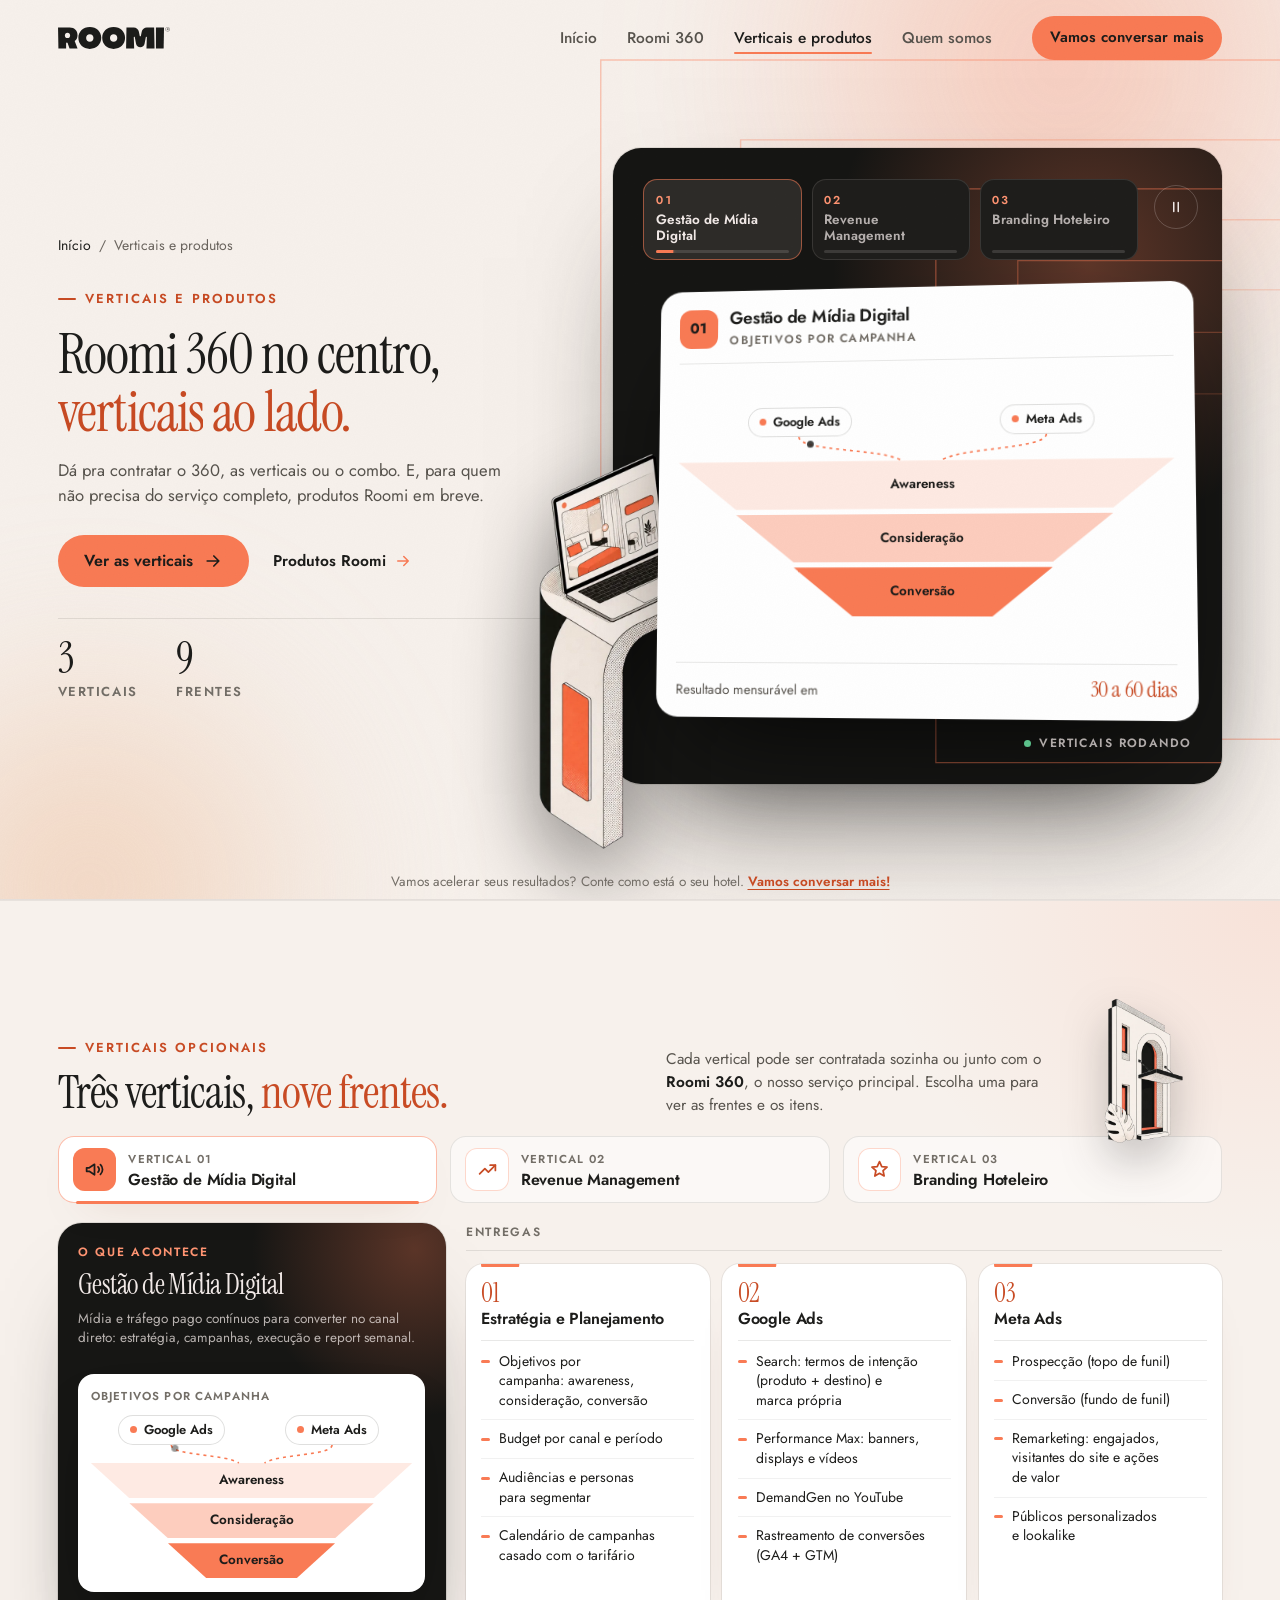
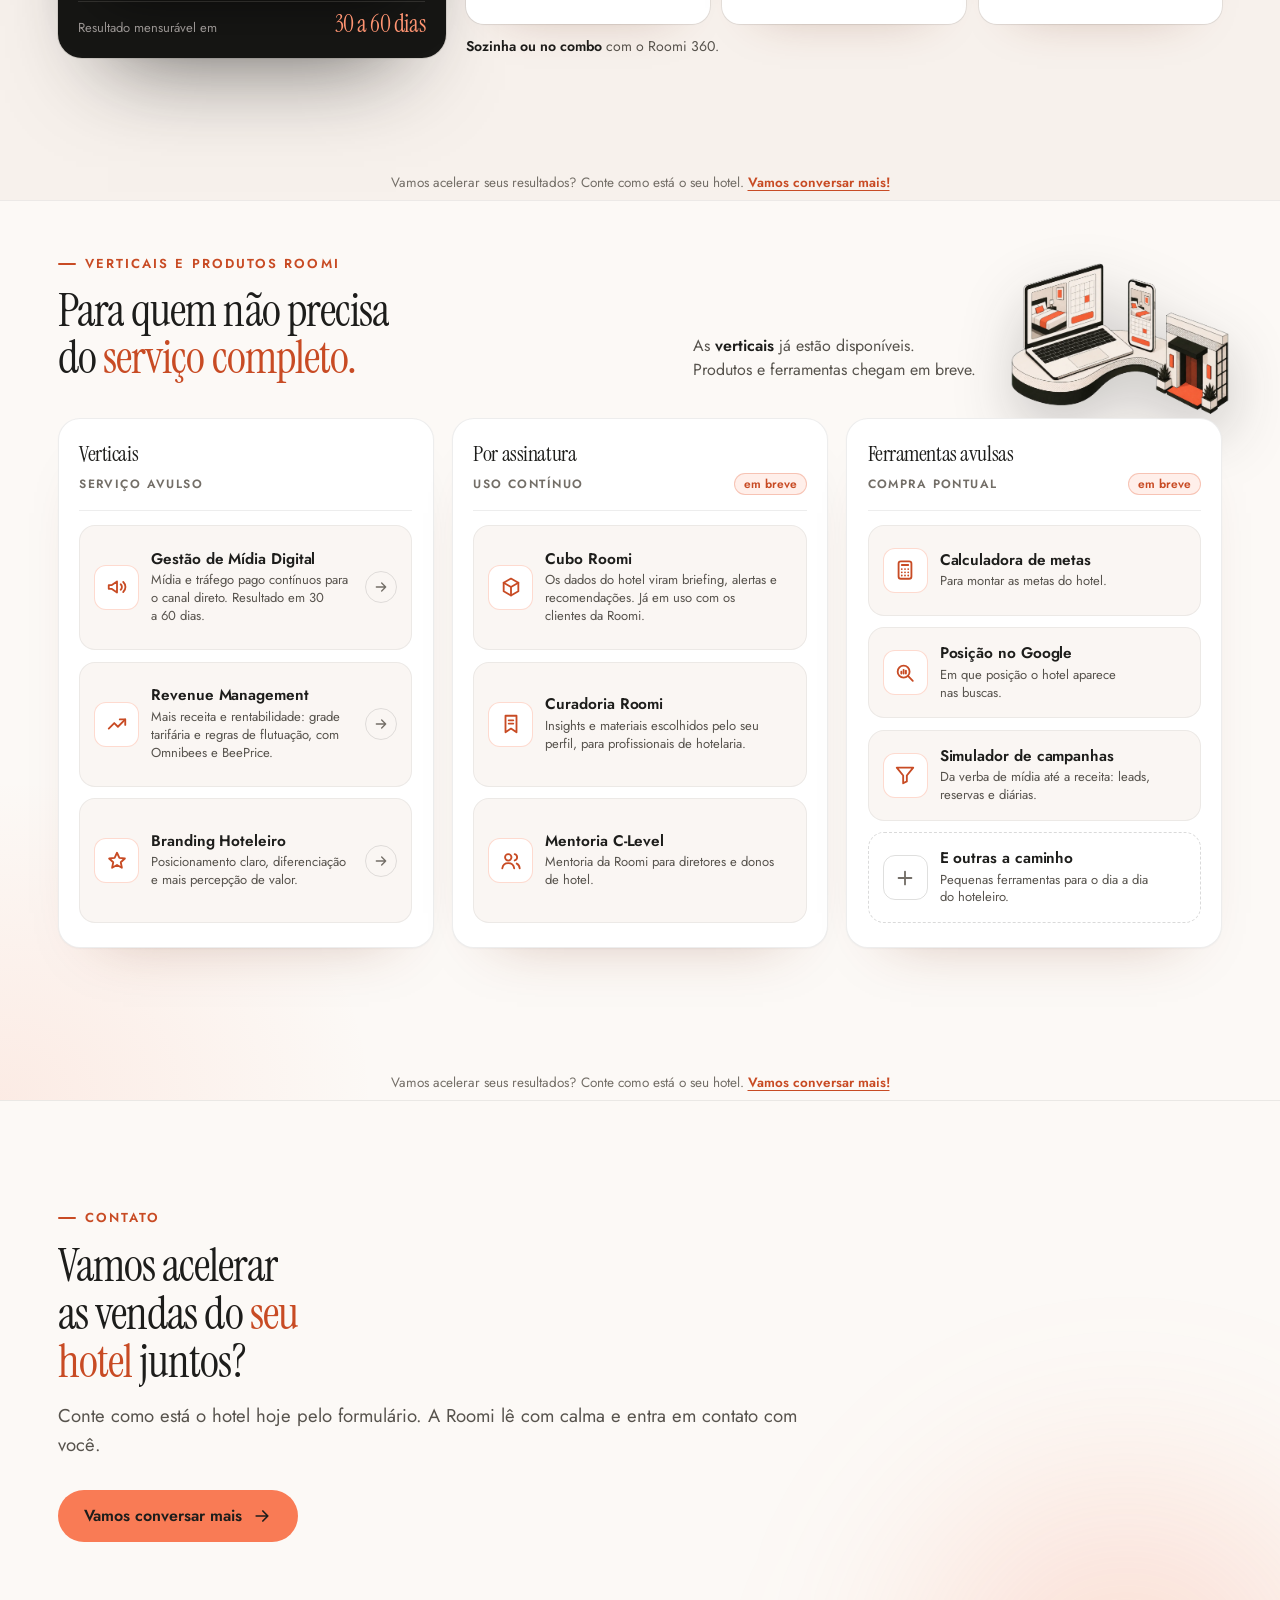
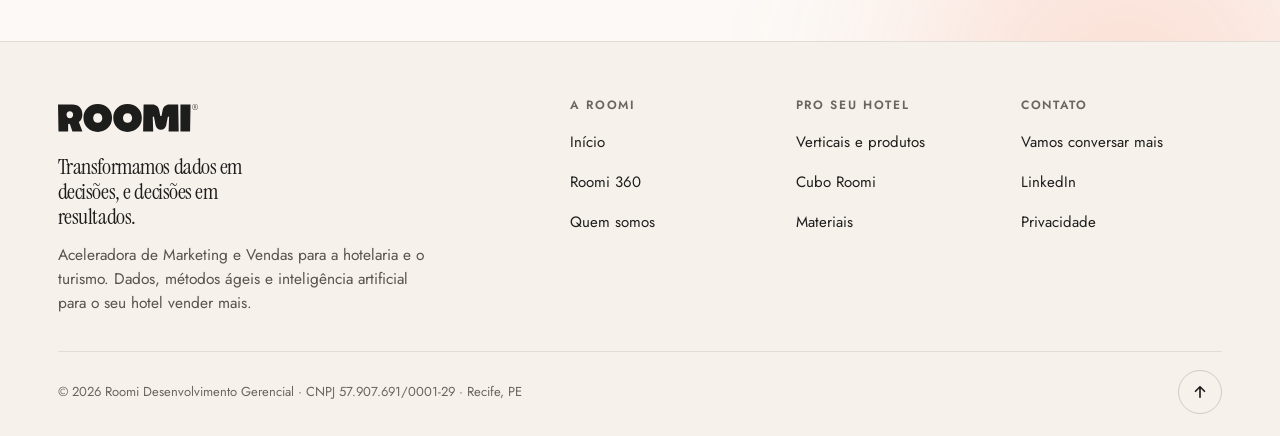
<file: verticais.html>
<!doctype html>
<html lang="pt-BR" class="no-js">
<head>
<meta charset="utf-8">
<meta name="viewport" content="width=device-width, initial-scale=1, viewport-fit=cover">
<title>Verticais e produtos · Roomi</title>
<meta name="description" content="Gestão de Mídia Digital, Revenue Management e Branding Hoteleiro: as três verticais da Roomi, sozinhas ou junto com o Roomi 360. E os produtos que a Roomi está preparando.">
<meta name="theme-color" content="#141412">
<link rel="icon" href="favicon.svg" type="image/svg+xml">
<link rel="canonical" href="https://roomi.digital/verticais.html">
<meta property="og:type" content="website">
<meta property="og:locale" content="pt_BR">
<meta property="og:site_name" content="Roomi">
<meta property="og:title" content="Verticais e produtos · Roomi">
<meta property="og:description" content="Gestão de Mídia Digital, Revenue Management e Branding Hoteleiro: as três verticais da Roomi, sozinhas ou junto com o Roomi 360. E os produtos que a Roomi está preparando.">
<meta property="og:url" content="https://roomi.digital/verticais.html">
<meta property="og:image" content="https://roomi.digital/assets/og.png">
<meta property="og:image:width" content="1200">
<meta property="og:image:height" content="630">
<meta name="twitter:card" content="summary_large_image">
<meta name="twitter:title" content="Verticais e produtos · Roomi">
<meta name="twitter:description" content="Gestão de Mídia Digital, Revenue Management e Branding Hoteleiro: as três verticais da Roomi, sozinhas ou junto com o Roomi 360. E os produtos que a Roomi está preparando.">
<meta name="twitter:image" content="https://roomi.digital/assets/og.png">

<link rel="stylesheet" href="assets/site.css">
<script>document.documentElement.classList.replace('no-js','js');try{var q=new URLSearchParams(location.search),t=q.has('tema')?q.get('tema'):sessionStorage.getItem('rm-tema');var fo=q.get('fonte')||'editorial';document.documentElement.dataset.fonte=fo;var fg={jost:'family=Jost:wght@400;500;600;700',editorial:'family=Instrument+Serif:ital@0;1&family=Jost:wght@400;500;600;700',fraunces:'family=Fraunces:opsz,wght,SOFT@9..144,400..600,0..100&family=Figtree:wght@400;500;600;700',outfit:'family=Outfit:wght@400;500;600;700'}[fo];if(fg){var lj=document.createElement('link');lj.rel='stylesheet';lj.href='https://fonts.googleapis.com/css2?'+fg+'&display=swap';document.head.appendChild(lj)}if(t&&t!=='clara'){document.documentElement.dataset.tema=t;sessionStorage.setItem('rm-tema',t)}else sessionStorage.removeItem('rm-tema')}catch(e){}</script>
<script type="speculationrules">{"prefetch":[{"where":{"href_matches":"*.html"},"eagerness":"moderate"}],"prerender":[{"where":{"href_matches":"*.html"},"eagerness":"conservative"}]}</script>
</head>
<body class="pg-verticais">
<a class="nv-skip" href="#conteudo">Pular para o conteúdo</a>
<header class="nv" id="topo-nav">
  <div class="nv-in">
    <a class="nv-logo" href="index.html" aria-label="Roomi, página inicial">
      <img class="nv-marca" src="assets/roomi-black.svg" width="112" height="22" alt="">
    </a>
    <nav class="nv-nav" aria-label="Principal">
      <button class="nv-burger" type="button" aria-expanded="false" aria-controls="nv-menu" aria-label="Abrir menu">
        <span></span><span></span><span></span>
      </button>
      <div class="nv-menu" id="nv-menu">
        <ul class="nv-links">
          <li><a href="index.html" data-pg="home">Início</a></li>
          <li><a href="roomi-360.html" data-pg="roomi-360">Roomi 360</a></li>
          <li><a href="verticais.html" data-pg="verticais">Verticais e produtos</a></li>
          <li><a href="sobre.html" data-pg="sobre">Quem somos</a></li>
        </ul>
        
        <a class="btn sm nv-cta" href="mailto:marketing@roomi.digital?subject=Vamos%20conversar%20mais" data-conversa>Vamos conversar mais</a>
      </div>
    </nav>
  </div>
</header>

<main id="conteudo">

<section data-secao="x1-topo-verticais" class="pt xt" id="topo" aria-labelledby="xt-titulo">
  <div class="xt-fundo" aria-hidden="true">
    <span class="xt-luz xt-luz-1"></span><span class="xt-luz xt-luz-2"></span>
    <svg class="xt-fios" viewBox="0 0 1440 900" preserveAspectRatio="xMaxYMid slice">
      <path d="M1460 60 H760 V740 H1460"/>
      <path d="M1460 140 H900 V660 H760"/>
      <path d="M1460 220 H1040 V580 H900"/>
      <path d="M1460 290 H1160 V510 H1040"/>
    </svg>
  </div>

  <div class="xt-in">
    <div class="xt-txt">
      <nav class="xt-migalha xt-entra" style="--i:0" aria-label="Você está em"><a href="index.html">Início</a><span aria-hidden="true">/</span><span aria-current="page">Verticais e produtos</span></nav>
      <p class="kicker">Verticais e produtos</p>
      <h1 id="xt-titulo">Roomi 360 no centro,<br> <span class="hl">verticais ao lado.</span></h1>
      <p class="xt-lead">Dá pra contratar o 360, as verticais ou o combo. E, para quem não precisa do serviço completo, produtos Roomi em breve.</p>
      <div class="xt-ctas xt-entra" style="--i:6">
        <a class="btn xt-btn" href="#midia"><span>Ver as verticais</span>
          <svg viewBox="0 0 24 24" fill="none" stroke="currentColor" stroke-width="2" stroke-linecap="round" stroke-linejoin="round" aria-hidden="true"><path d="M5 12h14M13 6l6 6-6 6"/></svg></a>
        <a class="seta" href="#produtos">Produtos Roomi <svg viewBox="0 0 24 24" fill="none" stroke="currentColor" stroke-width="2" stroke-linecap="round" stroke-linejoin="round" aria-hidden="true"><path d="M5 12h14M13 6l6 6-6 6"/></svg></a>
      </div>
      <dl class="xt-fatos xt-entra" style="--i:8">
        <div><dt>verticais</dt><dd class="ed num" data-conta="3">3</dd></div>
        <div><dt>frentes</dt><dd class="ed num" data-conta="9">9</dd></div>
      </dl>
    </div>

    
    <figure class="xt-palco" aria-label="As três verticais da Roomi">
      <div class="xt-palco-in">
        <span class="xt-glow" aria-hidden="true"></span>
        <svg class="xt-fios2" viewBox="0 0 700 620" preserveAspectRatio="xMaxYMin slice" aria-hidden="true">
          <path d="M720 40 H420 V600 H720"/><path d="M720 110 H500 V530 H420"/><path d="M720 180 H580 V460 H500"/><path d="M720 240 H650 V400 H580"/>
        </svg>

        <div class="xt-abas" role="tablist" aria-label="Verticais">
          <button class="xt-aba" type="button" role="tab" id="xt-t1" aria-controls="xt-p1" aria-selected="true" data-n="0"><small>01</small><b>Gestão de Mídia Digital</b><i aria-hidden="true"></i></button>
          <button class="xt-aba" type="button" role="tab" id="xt-t2" aria-controls="xt-p2" aria-selected="false" tabindex="-1" data-n="1"><small>02</small><b>Revenue Management</b><i aria-hidden="true"></i></button>
          <button class="xt-aba" type="button" role="tab" id="xt-t3" aria-controls="xt-p3" aria-selected="false" tabindex="-1" data-n="2"><small>03</small><b>Branding Hoteleiro</b><i aria-hidden="true"></i></button>
        </div>

        <div class="xt-tela">
          
          <div class="xt-cena on" role="tabpanel" id="xt-p1" aria-labelledby="xt-t1">
            <div class="xt-cab">
              <span class="xt-cab-n">01</span>
              <div><b>Gestão de Mídia Digital</b><small>Objetivos por campanha</small></div>
            </div>
            <figure class="xd xd-funil" aria-label="Objetivos de campanha, do topo ao fundo do funil, com Google Ads e Meta Ads">
              <p class="xd-fontes"><span>Google Ads</span><span>Meta Ads</span></p>
              <svg class="xd-tubos" viewBox="0 0 100 20" preserveAspectRatio="none" aria-hidden="true"><path d="M25 0 C25 12 42 10 46 20"/><path d="M75 0 C75 12 58 10 54 20"/></svg>
              <div class="xd-f">
                <div style="--w:100%;--k:0"><span>Awareness</span></div>
                <div style="--w:76%;--k:1"><span>Consideração</span></div>
                <div style="--w:52%;--k:2"><span>Conversão</span></div>
                <i class="xd-gota" style="--d:0s;--x:-80px" aria-hidden="true"></i><i class="xd-gota" style="--d:.8s;--x:72px" aria-hidden="true"></i><i class="xd-gota" style="--d:1.6s;--x:-64px" aria-hidden="true"></i><i class="xd-gota" style="--d:2.4s;--x:84px" aria-hidden="true"></i>
              </div>
            </figure>
            <p class="xt-pe"><span>Resultado mensurável em</span><b class="ed">30 a 60 dias</b></p>
          </div>

          
          <div class="xt-cena" role="tabpanel" id="xt-p2" aria-labelledby="xt-t2">
            <div class="xt-cab">
              <span class="xt-cab-n">02</span>
              <div><b>Revenue Management</b><small>Grade tarifária</small></div>
              <em class="xd-selo">Demonstração</em>
            </div>
            <figure class="xd xd-grade" aria-label="Grade tarifária por dia e por canal">
              <div class="xd-g" aria-hidden="true">
                <i></i><b>seg</b><b>ter</b><b>qua</b><b>qui</b><b>sex</b><b>sáb</b><b>dom</b>
                <span>Direto</span><i style="--n:.25;--c:0"></i><i style="--n:.2;--c:1"></i><i style="--n:.3;--c:2"></i><i style="--n:.45;--c:3"></i><i style="--n:.8;--c:4"></i><i style="--n:1;--c:5"></i><i style="--n:.55;--c:6"></i>
                <span>OTA</span><i style="--n:.3;--c:0"></i><i style="--n:.25;--c:1"></i><i style="--n:.35;--c:2"></i><i style="--n:.5;--c:3"></i><i style="--n:.85;--c:4"></i><i style="--n:1;--c:5"></i><i style="--n:.6;--c:6"></i>
                <span>Operadoras</span><i style="--n:.2;--c:0"></i><i style="--n:.15;--c:1"></i><i style="--n:.25;--c:2"></i><i style="--n:.35;--c:3"></i><i style="--n:.6;--c:4"></i><i style="--n:.75;--c:5"></i><i style="--n:.4;--c:6"></i>
              </div>
            </figure>
            <p class="xt-pe"><span>Com</span><b class="ed">Omnibees e BeePrice</b></p>
          </div>

          
          <div class="xt-cena" role="tabpanel" id="xt-p3" aria-labelledby="xt-t3">
            <div class="xt-cab">
              <span class="xt-cab-n">03</span>
              <div><b>Branding Hoteleiro</b><small>Aplicação nos canais</small></div>
            </div>
            <figure class="xd xd-marca" aria-label="A plataforma de marca aplicada nos canais: site, OTAs, redes sociais, mídia paga e materiais comerciais">
              <svg class="xd-lig" viewBox="0 0 100 100" preserveAspectRatio="none" aria-hidden="true">
                <path d="M50 40 L22 10"/><path d="M50 40 L78 10"/><path d="M50 40 L17 68"/><path d="M50 40 L83 68"/><path d="M50 40 L50 92"/>
              </svg>
              <div class="xd-m" aria-hidden="true">
                <b>Plataforma de marca</b>
                <span style="--k:0;left:22%;top:10%">Site</span><span style="--k:1;left:78%;top:10%">OTAs</span><span style="--k:2;left:17%;top:68%">Redes sociais</span><span style="--k:3;left:83%;top:68%">Mídia paga</span><span style="--k:4;left:50%;top:92%">Materiais comerciais</span>
              </div>
            </figure>
            <p class="xt-pe xt-pe-frase"><span>Posicionamento claro, diferenciação e mais percepção de valor.</span></p>
          </div>
        </div>

        <p class="xt-live"><i></i><span>Verticais rodando</span></p>
        <button class="palco-pausa" type="button" aria-label="Pausar" aria-pressed="false" hidden>
          <svg class="pp-pausa" viewBox="0 0 24 24" fill="none" stroke="currentColor" stroke-width="2" stroke-linecap="round" aria-hidden="true"><path d="M9 6v12M15 6v12"/></svg>
          <svg class="pp-roda" viewBox="0 0 24 24" fill="none" stroke="currentColor" stroke-width="2" stroke-linejoin="round" aria-hidden="true"><path d="M8 5.5v13l10.5-6.5z"/></svg>
        </button>
        <img class="xt-cena-img" src="assets/cenas/laptop-site-hotel.webp" alt="" width="780" height="1300" fetchpriority="high">
      </div>
    </figure>
  </div>
</section>

<section data-secao="x2-verticais" class="xv" aria-labelledby="xv-titulo">
  
  <div class="xv-in">
    <header class="xv-cab">
      <div>
        <p class="kicker">Verticais opcionais</p>
        <h2 id="xv-titulo">Três verticais, <span class="hl">nove frentes.</span></h2>
      </div>
      <p class="xv-lead">Cada vertical pode ser contratada sozinha ou junto com o <b>Roomi&nbsp;360</b>, o nosso serviço principal. <span class="xv-dica">Escolha uma para ver as frentes e os itens.</span></p>
    </header>

    <div class="xv-abas-caixa">
    <img class="xv-cena" src="assets/cenas/fachada-hotel-boutique.webp" alt="" width="780" height="1300" loading="lazy">
    <div class="xv-abas" role="tablist" aria-label="Verticais">
      <button class="xv-aba" type="button" role="tab" id="xv-t-midia" aria-controls="midia" aria-selected="true" data-v="midia">
        <span class="xv-ico" aria-hidden="true"><svg viewBox="0 0 24 24"><path d="M3 10v4h3l6 4V6L6 10Z"/><path d="M16 9a4 4 0 0 1 0 6M18.8 6.5a7.5 7.5 0 0 1 0 11"/></svg></span>
        <span class="xv-aba-t"><small>Vertical 01</small><b>Gestão de Mídia Digital</b></span>
      </button>
      <button class="xv-aba" type="button" role="tab" id="xv-t-revenue" aria-controls="revenue" aria-selected="false" tabindex="-1" data-v="revenue">
        <span class="xv-ico" aria-hidden="true"><svg viewBox="0 0 24 24"><path d="M3 17l6-6 4 4 8-8"/><path d="M15 7h6v6"/></svg></span>
        <span class="xv-aba-t"><small>Vertical 02</small><b>Revenue Management</b></span>
      </button>
      <button class="xv-aba" type="button" role="tab" id="xv-t-branding" aria-controls="branding" aria-selected="false" tabindex="-1" data-v="branding">
        <span class="xv-ico" aria-hidden="true"><svg viewBox="0 0 24 24"><path d="M12 3l2.6 5.6 6 .7-4.5 4.1 1.2 6L12 16.4 6.7 19.4l1.2-6L3.4 9.3l6-.7Z"/></svg></span>
        <span class="xv-aba-t"><small>Vertical 03</small><b>Branding Hoteleiro</b></span>
      </button>
    </div>
    </div>

    <div class="xv-paineis">
      
      <div class="xv-painel on" role="tabpanel" id="midia" aria-labelledby="xv-t-midia">
        <div class="xv-info">
          <span class="xv-glow" aria-hidden="true"></span>
          <p class="xv-rot">O que acontece</p>
          <h3>Gestão de Mídia Digital</h3>
          <p class="xv-desc">Mídia e tráfego pago contínuos para converter no canal direto: estratégia, campanhas, execução e report semanal.</p>
          <div class="xv-demo">
            <figure class="xd xd-funil" aria-label="Objetivos de campanha, do topo ao fundo do funil, com Google Ads e Meta Ads">
              <figcaption class="xv-demo-t">Objetivos por campanha</figcaption>
              <p class="xd-fontes"><span>Google Ads</span><span>Meta Ads</span></p>
              <svg class="xd-tubos" viewBox="0 0 100 20" preserveAspectRatio="none" aria-hidden="true"><path d="M25 0 C25 12 42 10 46 20"/><path d="M75 0 C75 12 58 10 54 20"/></svg>
              <div class="xd-f">
                <div style="--w:100%;--k:0"><span>Awareness</span></div>
                <div style="--w:76%;--k:1"><span>Consideração</span></div>
                <div style="--w:52%;--k:2"><span>Conversão</span></div>
                <i class="xd-gota" style="--d:0s;--x:-80px" aria-hidden="true"></i><i class="xd-gota" style="--d:.8s;--x:72px" aria-hidden="true"></i><i class="xd-gota" style="--d:1.6s;--x:-64px" aria-hidden="true"></i><i class="xd-gota" style="--d:2.4s;--x:84px" aria-hidden="true"></i>
              </div>
            </figure>
          </div>
          <p class="xv-destaque"><span>Resultado mensurável em</span><b class="ed">30 a 60 dias</b></p>
        </div>
        <div class="xv-entregas">
          <p class="xv-rot">Entregas</p>
          <div class="xv-frentes">
            <section class="xv-frente aberta" style="--k:0"><h4><button type="button" aria-expanded="true"><span>01</span>Estratégia e Planejamento</button></h4><ul><li>Objetivos por campanha: awareness, consideração, conversão</li><li>Budget por canal e período</li><li>Audiências e personas para segmentar</li><li>Calendário de campanhas casado com o tarifário</li></ul></section>
            <section class="xv-frente" style="--k:1"><h4><button type="button" aria-expanded="false"><span>02</span>Google Ads</button></h4><ul><li>Search: termos de intenção (produto + destino) e marca própria</li><li>Performance Max: banners, displays e vídeos</li><li>DemandGen no YouTube</li><li>Rastreamento de conversões (GA4&nbsp;+&nbsp;GTM)</li></ul></section>
            <section class="xv-frente" style="--k:2"><h4><button type="button" aria-expanded="false"><span>03</span>Meta Ads</button></h4><ul><li>Prospecção (topo de funil)</li><li>Conversão (fundo de funil)</li><li>Remarketing: engajados, visitantes do site e ações de valor</li><li>Públicos personalizados e lookalike</li></ul></section>
          </div>
          <p class="xv-pe"><b>Sozinha ou no combo</b> com o Roomi 360.</p>
        </div>
      </div>

      
      <div class="xv-painel" role="tabpanel" id="revenue" aria-labelledby="xv-t-revenue">
        <div class="xv-info">
          <span class="xv-glow" aria-hidden="true"></span>
          <p class="xv-rot">O que acontece</p>
          <h3>Revenue Management</h3>
          <p class="xv-desc">Mais receita e rentabilidade: grade tarifária anual, regras de flutuação, canal direto forte, monitoramento e compset.</p>
          <div class="xv-demo">
            <figure class="xd xd-grade" aria-label="Grade tarifária por dia e por canal">
              <figcaption class="xv-demo-t">Grade tarifária <em class="xd-selo">Demonstração</em></figcaption>
              <div class="xd-g" aria-hidden="true">
                <i></i><b>seg</b><b>ter</b><b>qua</b><b>qui</b><b>sex</b><b>sáb</b><b>dom</b>
                <span>Direto</span><i style="--n:.25;--c:0"></i><i style="--n:.2;--c:1"></i><i style="--n:.3;--c:2"></i><i style="--n:.45;--c:3"></i><i style="--n:.8;--c:4"></i><i style="--n:1;--c:5"></i><i style="--n:.55;--c:6"></i>
                <span>OTA</span><i style="--n:.3;--c:0"></i><i style="--n:.25;--c:1"></i><i style="--n:.35;--c:2"></i><i style="--n:.5;--c:3"></i><i style="--n:.85;--c:4"></i><i style="--n:1;--c:5"></i><i style="--n:.6;--c:6"></i>
                <span>Operadoras</span><i style="--n:.2;--c:0"></i><i style="--n:.15;--c:1"></i><i style="--n:.25;--c:2"></i><i style="--n:.35;--c:3"></i><i style="--n:.6;--c:4"></i><i style="--n:.75;--c:5"></i><i style="--n:.4;--c:6"></i>
              </div>
            </figure>
          </div>
          <p class="xv-destaque"><span>Com</span><b class="ed">Omnibees e BeePrice</b></p>
        </div>
        <div class="xv-entregas">
          <p class="xv-rot">Entregas</p>
          <div class="xv-frentes">
            <section class="xv-frente aberta" style="--k:0"><h4><button type="button" aria-expanded="true"><span>01</span>Estruturação Tarifária</button></h4><ul><li>Grade tarifária anual: por dia, categoria e canal</li><li>Regras de flutuação: mínimas, máximas e gatilhos</li><li>Políticas de cancelamento e restrições por período</li><li>Pacotes e tarifas especiais: early bird, last minute, grupos</li></ul></section>
            <section class="xv-frente" style="--k:1"><h4><button type="button" aria-expanded="false"><span>02</span>Distribuição e Canal Direto</button></h4><ul><li>Auditoria nas OTAs: fotos, descrições, categorias, reviews</li><li>Conteúdo e posicionamento nas OTAs</li><li>Mix de canal: direto × OTA × operadoras</li><li>Menos dependência das OTAs</li></ul></section>
            <section class="xv-frente" style="--k:2"><h4><button type="button" aria-expanded="false"><span>03</span>Monitoramento e Gestão Contínua</button></h4><ul><li>Acompanhamento semanal de pickup</li><li>Ocupação on the books × meta</li><li>Tarifa e restrições ajustadas à demanda</li><li>Compset: a concorrência do destino</li></ul></section>
          </div>
          <p class="xv-pe"><b>Sozinha ou no combo</b> com o Roomi 360.</p>
        </div>
      </div>

      
      <div class="xv-painel" role="tabpanel" id="branding" aria-labelledby="xv-t-branding">
        <div class="xv-info">
          <span class="xv-glow" aria-hidden="true"></span>
          <p class="xv-rot">O que acontece</p>
          <h3>Branding Hoteleiro</h3>
          <p class="xv-desc">Branding para hotéis: posicionamento claro, diferenciação e mais percepção de valor. Diagnóstico da marca, argumentos de venda e aplicação nos canais.</p>
          <div class="xv-demo">
            <figure class="xd xd-marca" aria-label="A plataforma de marca aplicada nos canais: site, OTAs, redes sociais, mídia paga e materiais comerciais">
              <figcaption class="xv-demo-t">Aplicação nos canais</figcaption>
              <svg class="xd-lig" viewBox="0 0 100 100" preserveAspectRatio="none" aria-hidden="true">
                <path d="M50 40 L22 10"/><path d="M50 40 L78 10"/><path d="M50 40 L17 68"/><path d="M50 40 L83 68"/><path d="M50 40 L50 92"/>
              </svg>
              <div class="xd-m" aria-hidden="true">
                <b>Plataforma de marca</b>
                <span style="--k:0;left:22%;top:10%">Site</span><span style="--k:1;left:78%;top:10%">OTAs</span><span style="--k:2;left:17%;top:68%">Redes sociais</span><span style="--k:3;left:83%;top:68%">Mídia paga</span><span style="--k:4;left:50%;top:92%">Materiais comerciais</span>
              </div>
            </figure>
          </div>
        </div>
        <div class="xv-entregas">
          <p class="xv-rot">Entregas</p>
          <div class="xv-frentes">
            <section class="xv-frente aberta" style="--k:0"><h4><button type="button" aria-expanded="true"><span>01</span>Diagnóstico e Posicionamento</button></h4><ul><li>A marca nos principais pontos de contato com o hóspede</li><li>Diferenciais de produto, destino, experiência e público</li><li>Território estratégico da marca</li></ul></section>
            <section class="xv-frente" style="--k:1"><h4><button type="button" aria-expanded="false"><span>02</span>Plataforma de Marca</button></h4><ul><li>Proposta de valor do empreendimento</li><li>Pilares, personalidade, tom de voz e mensagens-chave</li><li>Argumentos comerciais por público, canal e momento da jornada</li></ul></section>
            <section class="xv-frente" style="--k:2"><h4><button type="button" aria-expanded="false"><span>03</span>Diretrizes de Aplicação e Ativação</button></h4><ul><li>Diretrizes para site, OTAs, redes sociais, mídia paga e materiais comerciais</li><li>Prioridade para os ajustes com impacto em venda direta e valor percebido</li></ul></section>
          </div>
          <p class="xv-pe"><b>Sozinha ou no combo</b> com o Roomi 360.</p>
        </div>
      </div>
    </div>
  </div>
</section>

<section data-secao="06-produtos" class="pd" id="produtos" aria-labelledby="pd-titulo">
  
  <div class="pd-in">
    <header class="pd-topo">
      <img class="pd-cena" src="assets/cenas/reserva-direta-dispositivo.webp" alt="" width="1300" height="1041" loading="lazy">
      <div class="pd-tit">
        <p class="kicker">Verticais e produtos Roomi</p>
        <h2 id="pd-titulo">Para quem não precisa do <span class="hl">serviço completo.</span></h2>
      </div>
      <div class="pd-lado">
        <p class="pd-lead">As <b>verticais</b> já estão disponíveis. Produtos e ferramentas chegam em breve.</p>
        <div class="pd-acoes">
          <a class="pd-mais-link" href="verticais.html#produtos">Ver verticais e produtos</a>
        </div>
      </div>
    </header>

    <div class="pd-grupos">
      <section class="pd-grupo" aria-labelledby="pd-g0">
        <div class="pd-gcab"><h3 id="pd-g0">Verticais</h3><span>serviço avulso</span></div>
        <ul class="pd-lista">
          <li class="pd-item">
            <span class="pd-ico" aria-hidden="true"><svg viewBox="0 0 24 24"><path d="M3 10v4h3l6 4V6L6 10Z"/><path d="M16 9a4 4 0 0 1 0 6M18.8 6.5a7.5 7.5 0 0 1 0 11"/></svg></span>
            <div class="pd-txt"><h4>Gestão de Mídia Digital</h4><p>Mídia e tráfego pago contínuos para o canal direto. Resultado em 30 a 60&nbsp;dias.</p></div>
            <a class="pd-link" href="verticais.html#midia" aria-label="Detalhes de Gestão de Mídia Digital"><svg viewBox="0 0 24 24" aria-hidden="true"><path d="M5 12h14M13 6l6 6-6 6"/></svg></a>
          </li>
          <li class="pd-item">
            <span class="pd-ico" aria-hidden="true"><svg viewBox="0 0 24 24"><path d="M3 17l6-6 4 4 8-8"/><path d="M15 7h6v6"/></svg></span>
            <div class="pd-txt"><h4>Revenue Management</h4><p>Mais receita e rentabilidade: grade tarifária e regras de flutuação, com Omnibees e BeePrice.</p></div>
            <a class="pd-link" href="verticais.html#revenue" aria-label="Detalhes de Revenue Management"><svg viewBox="0 0 24 24" aria-hidden="true"><path d="M5 12h14M13 6l6 6-6 6"/></svg></a>
          </li>
          <li class="pd-item">
            <span class="pd-ico" aria-hidden="true"><svg viewBox="0 0 24 24"><path d="M12 3l2.6 5.6 6 .7-4.5 4.1 1.2 6L12 16.4 6.7 19.4l1.2-6L3.4 9.3l6-.7Z"/></svg></span>
            <div class="pd-txt"><h4>Branding Hoteleiro</h4><p>Posicionamento claro, diferenciação e mais percepção de valor.</p></div>
            <a class="pd-link" href="verticais.html#branding" aria-label="Detalhes de Branding Hoteleiro"><svg viewBox="0 0 24 24" aria-hidden="true"><path d="M5 12h14M13 6l6 6-6 6"/></svg></a>
          </li>
        </ul>
      </section>

      
      <section class="pd-grupo" aria-labelledby="pd-g1">
        <div class="pd-gcab"><h3 id="pd-g1">Por assinatura</h3><span>uso contínuo</span><em class="pd-selo">em breve</em></div>
        <ul class="pd-lista">
          <li class="pd-item pd-gira">
            <div class="pd-cartao">
              <div class="pd-face pd-frente" role="button" tabindex="0" aria-expanded="false">
                <span class="pd-ico" aria-hidden="true"><svg viewBox="0 0 24 24"><path d="M12 2.8 20 7.4v9.2l-8 4.6-8-4.6V7.4Z"/><path d="M4 7.4 12 12l8-4.6M12 12v9.2"/></svg></span>
                <div class="pd-txt"><h4>Cubo Roomi</h4><p>Os dados do hotel viram briefing, alertas e recomendações. Já em uso com os clientes da Roomi.</p></div>
              </div>
              <div class="pd-face pd-verso"><b>Fale conosco para saber mais</b></div>
            </div>
          </li>
          <li class="pd-item pd-gira">
            <div class="pd-cartao">
              <div class="pd-face pd-frente" role="button" tabindex="0" aria-expanded="false">
                <span class="pd-ico" aria-hidden="true"><svg viewBox="0 0 24 24"><path d="M6 3h12v18l-6-4-6 4Z"/><path d="M9.5 8h5M9.5 11.5h5"/></svg></span>
                <div class="pd-txt"><h4>Curadoria Roomi</h4><p>Insights e materiais escolhidos pelo seu perfil, para profissionais de hotelaria.</p></div>
              </div>
              <div class="pd-face pd-verso"><b>Fale conosco para saber mais</b></div>
            </div>
          </li>
          <li class="pd-item pd-gira">
            <div class="pd-cartao">
              <div class="pd-face pd-frente" role="button" tabindex="0" aria-expanded="false">
                <span class="pd-ico" aria-hidden="true"><svg viewBox="0 0 24 24"><circle cx="9" cy="8" r="3.5"/><path d="M2.5 20c.6-3.6 3.2-5.6 6.5-5.6s5.9 2 6.5 5.6"/><path d="M16 4.6a3.5 3.5 0 0 1 0 6.8M18.2 14.8c1.9.8 3 2.6 3.3 5.2"/></svg></span>
                <div class="pd-txt"><h4>Mentoria C-Level</h4><p>Mentoria da Roomi para diretores e donos de hotel.</p></div>
              </div>
              <div class="pd-face pd-verso"><b>Fale conosco para saber mais</b></div>
            </div>
          </li>
        </ul>
      </section>

      <section class="pd-grupo" aria-labelledby="pd-g2">
        <div class="pd-gcab"><h3 id="pd-g2">Ferramentas avulsas</h3><span>compra pontual</span><em class="pd-selo">em breve</em></div>
        <ul class="pd-lista">
          <li class="pd-item pd-gira">
            <div class="pd-cartao">
              <div class="pd-face pd-frente" role="button" tabindex="0" aria-expanded="false">
                <span class="pd-ico" aria-hidden="true"><svg viewBox="0 0 24 24"><rect x="5" y="2.5" width="14" height="19" rx="2.5"/><path d="M8.5 6.5h7M8.5 11h.01M12 11h.01M15.5 11h.01M8.5 14.5h.01M12 14.5h.01M15.5 14.5h.01M8.5 18h.01M12 18h.01M15.5 18h.01"/></svg></span>
                <div class="pd-txt"><h4>Calculadora de metas</h4><p>Para montar as metas do hotel.</p></div>
              </div>
              <div class="pd-face pd-verso"><b>Fale conosco para saber mais</b></div>
            </div>
          </li>
          <li class="pd-item pd-gira">
            <div class="pd-cartao">
              <div class="pd-face pd-frente" role="button" tabindex="0" aria-expanded="false">
                <span class="pd-ico" aria-hidden="true"><svg viewBox="0 0 24 24"><circle cx="10.5" cy="10.5" r="6.5"/><path d="m15.5 15.5 5 5M8 12.5v-2M10.5 12.5v-4M13 12.5v-3"/></svg></span>
                <div class="pd-txt"><h4>Posição no Google</h4><p>Em que posição o hotel aparece nas buscas.</p></div>
              </div>
              <div class="pd-face pd-verso"><b>Fale conosco para saber mais</b></div>
            </div>
          </li>
          <li class="pd-item pd-gira">
            <div class="pd-cartao">
              <div class="pd-face pd-frente" role="button" tabindex="0" aria-expanded="false">
                <span class="pd-ico" aria-hidden="true"><svg viewBox="0 0 24 24"><path d="M3 4h18l-7 8.5V19l-4 2v-8.5Z"/></svg></span>
                <div class="pd-txt"><h4>Simulador de campanhas</h4><p>Da verba de mídia até a receita: leads, reservas e diárias.</p></div>
              </div>
              <div class="pd-face pd-verso"><b>Fale conosco para saber mais</b></div>
            </div>
          </li>
          <li class="pd-item pd-mais">
            <span class="pd-ico" aria-hidden="true"><svg viewBox="0 0 24 24"><path d="M12 5v14M5 12h14"/></svg></span>
            <div class="pd-txt"><h4>E outras a caminho</h4><p>Pequenas ferramentas para o dia a dia do hoteleiro.</p></div>
          </li>
        </ul>
      </section>
    </div>
  </div>
</section>

<section data-secao="80-contato" class="sec ct" id="contato" aria-labelledby="ct-titulo">
  <div class="ct-luz" aria-hidden="true"></div>
  <div class="wrap ct-g">
    <div class="ct-copy">
      <p class="kicker">Contato</p>
      <h2 class="h-lg" id="ct-titulo">Vamos acelerar as vendas do <span class="hl">seu hotel</span> juntos?</h2>
      <p class="lead">Conte como está o hotel hoje pelo formulário. A Roomi lê com calma e entra em contato com você.</p>
      <div class="ct-bts">
        
        <a class="btn" href="mailto:marketing@roomi.digital?subject=Vamos%20conversar%20mais" data-conversa>
          Vamos conversar mais
          <svg viewBox="0 0 24 24" fill="none" stroke="currentColor" stroke-width="2" stroke-linecap="round" stroke-linejoin="round" aria-hidden="true"><path d="M5 12h14M13 6l6 6-6 6"/></svg>
        </a>
      </div>
    </div>
  </div>
</section>


</main>

<dialog class="cv" id="conversa" aria-label="Vamos conversar mais" hidden>
  <form class="cv-form" novalidate>
    <header class="cv-topo">
      <p class="cv-marca">Vamos conversar mais</p>
      <p class="cv-passo" data-cv="passo">Passo <b class="num">1</b> de 3</p>
      <button type="button" class="cv-x" data-cv="fechar" aria-label="Fechar"><svg viewBox="0 0 24 24" fill="none" stroke="currentColor" stroke-width="2" stroke-linecap="round" aria-hidden="true"><path d="M6 6l12 12M18 6 6 18"/></svg></button>
      <span class="cv-barra" aria-hidden="true"><i></i></span>
    </header>

    <div class="cv-corpo">
      
      <section class="cv-p" data-passo="1" aria-labelledby="cv-t1">
        <h2 id="cv-t1" tabindex="-1">Com o que você mais <span class="hl">se identifica?</span></h2>
        <p class="cv-lead">Marque até 10. Se preferir, pule este passo.</p>
        <ul class="cv-notas" aria-label="Frases">
          <li><button type="button" class="cv-nota" aria-pressed="false" style="--r:-1deg;--c:#FFE3CF">Quero recomendações do que fazer.</button></li>
          <li><button type="button" class="cv-nota" aria-pressed="false" style="--r:1.1deg;--c:#FFE3CF">Quero apoio na execução.</button></li>
          <li><button type="button" class="cv-nota" aria-pressed="false" style="--r:-.5deg;--c:#FFE3CF">Quero orientação estratégica.</button></li>
          <li><button type="button" class="cv-nota" aria-pressed="false" style="--r:.9deg;--c:#FFE3CF">Precisamos nos reinventar.</button></li>
          <li><button type="button" class="cv-nota" aria-pressed="false" style="--r:-1.2deg;--c:#FDE7A7">Meus resultados estão piores que no ano passado.</button></li>
          <li><button type="button" class="cv-nota" aria-pressed="false" style="--r:.9deg;--c:#FDE7A7">Meu crescimento não é o que eu esperava.</button></li>
          <li><button type="button" class="cv-nota" aria-pressed="false" style="--r:-.6deg;--c:#FFD9C7">Preciso de alguém para criar minha estratégia de distribuição.</button></li>
          <li><button type="button" class="cv-nota" aria-pressed="false" style="--r:1.3deg;--c:#FFD9C7">Meu canal direto é fraco e não entrega o suficiente.</button></li>
          <li><button type="button" class="cv-nota" aria-pressed="false" style="--r:-1deg;--c:#FFD9C7">Estou muito dependente dos canais B2B.</button></li>
          <li><button type="button" class="cv-nota" aria-pressed="false" style="--r:1deg;--c:#FFD9C7">Preciso de alguém para definir, monitorar e gerir meus preços.</button></li>
          <li><button type="button" class="cv-nota" aria-pressed="false" style="--r:-1.1deg;--c:#FDE7A7">Preciso de alguém para gerir meus anúncios.</button></li>
          <li><button type="button" class="cv-nota" aria-pressed="false" style="--r:.7deg;--c:#FDE7A7">Preciso de alguém para fazer meus criativos visuais.</button></li>
          <li><button type="button" class="cv-nota" aria-pressed="false" style="--r:-.8deg;--c:#F8E2D6">Meu hotel não se diferencia dos concorrentes.</button></li>
          <li><button type="button" class="cv-nota" aria-pressed="false" style="--r:1.2deg;--c:#F8E2D6">O hóspede não percebe o valor do meu hotel.</button></li>
          <li><button type="button" class="cv-nota" aria-pressed="false" style="--r:.8deg;--c:#FCEFC4">Não consigo enxergar ou entender direito os meus dados.</button></li>
          <li><button type="button" class="cv-nota" aria-pressed="false" style="--r:-1.2deg;--c:#FCEFC4">Não tenho clareza sobre o meu ritmo de vendas e quais dados eu deveria estar olhando.</button></li>
          <li><button type="button" class="cv-nota" aria-pressed="false" style="--r:.5deg;--c:#FCEFC4">Minha visão de dados é limitada e meus sistemas não ajudam.</button></li>
          <li><button type="button" class="cv-nota" aria-pressed="false" style="--r:-.7deg;--c:#FCEFC4">Não tenho tempo para acompanhar meus dashboards.</button></li>
        </ul>
        <p class="cv-conta" aria-live="polite"><b class="num" data-cv="marcadas">0</b> de 10 marcadas<span class="cv-teto" data-cv="teto" hidden>. Para trocar, desmarque uma.</span></p>
      </section>

      
      <section class="cv-p" data-passo="2" aria-labelledby="cv-t2" hidden>
        <h2 id="cv-t2" tabindex="-1">Com quem estamos <span class="hl">falando?</span></h2>
        <p class="cv-lead">O seu cartão vai se montando enquanto você preenche. Nome e um contato (e-mail ou telefone) já bastam.</p>
        <p class="cv-alerta" data-cv="alerta" role="alert" hidden></p>
        <div class="cv-dois">
          <div class="cv-campos2">
            <div class="cv-bloco">
              <p class="cv-rot">Você</p>
              <div class="cv-f"><label class="cv-fl"><input type="text" name="nome" placeholder=" " autocomplete="name" aria-describedby="cv-e-nome"><span>Nome completo <i>*</i></span></label><small class="cv-erro" id="cv-e-nome"></small></div>
              <div class="cv-lin">
                <div class="cv-f"><label class="cv-fl"><input type="text" name="cargo" placeholder=" " autocomplete="organization-title"><span>Cargo</span></label></div>
                <div class="cv-f"><label class="cv-fl"><input type="text" name="empresa" placeholder=" " autocomplete="organization"><span>Empresa / empreendimento</span></label></div>
              </div>
            </div>
            <div class="cv-bloco">
              <p class="cv-rot">Contato</p>
              <div class="cv-lin">
                <div class="cv-f"><label class="cv-fl"><input type="email" name="email" placeholder=" " autocomplete="email" inputmode="email" aria-describedby="cv-e-email"><span>E-mail</span></label><small class="cv-erro" id="cv-e-email"></small></div>
                <div class="cv-f"><label class="cv-fl"><input type="tel" name="telefone" placeholder=" " autocomplete="tel" inputmode="tel" aria-describedby="cv-e-telefone"><span>Telefone com DDD</span></label><small class="cv-erro" id="cv-e-telefone"></small></div>
              </div>
              <p class="cv-dica">Basta um dos dois.</p>
            </div>
            <div class="cv-bloco">
              <p class="cv-rot">Contexto</p>
              <div class="cv-f"><label class="cv-fl"><input type="text" name="comoSoube" placeholder=" "><span>Como ficou sabendo da gente?</span></label></div>
              <fieldset class="cv-chips">
                <legend>Quero conhecer</legend>
                <label><input type="checkbox" name="conhecer" value="Roomi 360"><span>Roomi 360</span></label>
                <label><input type="checkbox" name="conhecer" value="Verticais"><span>Verticais</span></label>
                <label><input type="checkbox" name="conhecer" value="Cubo Roomi"><span>Cubo Roomi</span></label>
                <label><input type="checkbox" name="conhecer" value="Cronograma do projeto"><span>Cronograma do projeto</span></label>
                <label><input type="checkbox" name="conhecer" value="Materiais"><span>Materiais</span></label>
                <label><input type="checkbox" name="conhecer" value="Outro"><span>Outro</span></label>
              </fieldset>
              <div class="cv-f"><label class="cv-fl"><textarea name="conteMais" rows="3" placeholder=" "></textarea><span>Nos conte mais</span></label></div>
            </div>
            <label class="cv-ok"><input type="checkbox" name="consentimento" aria-describedby="cv-e-consentimento"><span>Concordo que a Roomi use estes dados para entrar em contato comigo. <a href="privacidade.html" target="_blank" rel="noopener">Política de privacidade</a> <i>*</i></span></label>
            <small class="cv-erro" id="cv-e-consentimento"></small>
            
            <div class="cv-isca" aria-hidden="true"><label>Não preencha <input type="text" name="hp" tabindex="-1" autocomplete="off"></label></div>
          </div>
          <aside class="cv-cartao" aria-hidden="true">
            <p class="cv-cartao-topo"><span>Primeira conversa</span><b>Roomi</b></p>
            <p class="cv-cartao-nome cv-vazio" data-mostra="nome">Seu nome</p>
            <p class="cv-cartao-quem cv-vazio" data-mostra="quem">Cargo · Empresa</p>
            <div class="cv-cartao-ct">
              <span><svg viewBox="0 0 24 24" fill="none" stroke="currentColor" stroke-width="2" stroke-linecap="round" stroke-linejoin="round"><rect x="3" y="5" width="18" height="14" rx="2"/><path d="m3 7 9 6 9-6"/></svg><b class="cv-vazio" data-mostra="email">e-mail</b></span>
              <span><svg viewBox="0 0 24 24" fill="none" stroke="currentColor" stroke-width="2" stroke-linecap="round" stroke-linejoin="round"><path d="M5 4h4l2 5-2.5 1.5a11 11 0 0 0 5 5L15 13l5 2v4a2 2 0 0 1-2 2A16 16 0 0 1 3 6a2 2 0 0 1 2-2"/></svg><b class="cv-vazio" data-mostra="telefone">telefone</b></span>
            </div>
            <div class="cv-cartao-sec" data-mostra="notas-sec" hidden><p class="cv-cartao-sub">Você se identificou com</p><div class="cv-cartao-notas" data-mostra="notas"></div></div>
            <div class="cv-cartao-sec"><p class="cv-cartao-sub">Quer conhecer</p><div class="cv-cartao-tags" data-mostra="conhecer"><span class="cv-vazio">nada marcado ainda</span></div></div>
          </aside>
        </div>
      </section>

      
      <section class="cv-p cv-calc" data-passo="3" aria-labelledby="cv-t3" hidden>
        <div class="cv-cab">
          <h2 id="cv-t3" tabindex="-1">Simule seu impacto <span class="hl">com a Roomi.</span></h2>
          <button class="cv-ex" type="button" data-cv="exemplo"><span class="cv-ex-a">Ver com um hotel exemplo</span><span class="cv-ex-b">Redefinir</span></button>
        </div>
        <p class="cv-lead">Este passo é opcional. É um simulador lúdico: com os números do seu hotel, ele traz uma dose de realidade para o impacto que a Roomi pode gerar. Teste à vontade.</p>
        <div class="cv-campos">
          <label class="cv-k cv-k3"><span>Quartos</span><span class="cv-box"><input type="text" inputmode="numeric" data-k="quartos" autocomplete="off" placeholder="250"></span></label>
          <label class="cv-k cv-k3"><span>Ocupação</span><span class="cv-box"><input type="text" inputmode="decimal" data-k="occ" autocomplete="off" placeholder="60"><i>%</i></span></label>
          <label class="cv-k cv-k3"><span>Diária média</span><span class="cv-box"><i>R$</i><input type="text" inputmode="numeric" data-k="dm" autocomplete="off" placeholder="1500"></span></label>
          <label class="cv-k"><span>Venda via OTAs</span><span class="cv-box"><input type="text" inputmode="numeric" data-k="otas" autocomplete="off" placeholder="45" aria-label="Venda via OTAs, % da receita"><i>%</i></span></label>
          <label class="cv-k"><span>Comissão OTAs</span><span class="cv-box"><input type="text" inputmode="decimal" data-k="comOta" autocomplete="off" placeholder="17" aria-label="Comissão média das OTAs"><i>%</i></span></label>
          <label class="cv-k"><span>Venda via operadoras</span><span class="cv-box"><input type="text" inputmode="numeric" data-k="oper" autocomplete="off" placeholder="20" aria-label="Venda via operadoras, % da receita"><i>%</i></span></label>
          <label class="cv-k"><span>Comissão operadoras</span><span class="cv-box"><input type="text" inputmode="decimal" data-k="comOp" autocomplete="off" placeholder="12" aria-label="Comissão média das operadoras"><i>%</i></span></label>
        </div>
        <p class="cv-base" aria-live="polite" data-cv="msg">Preencha os 7 campos ou veja um hotel exemplo.</p>
        <ul class="cv-cens" aria-label="Ganho por ano em três cenários">
          <li class="cv-cen" data-c="cons"><h3>Conservador</h3><p class="cv-g">+R$ <b class="num">?</b> <span class="cv-gu"></span></p><p class="cv-prem">Ocupação +5 p.p. · diária +6% · venda direta +10 p.p.</p></li>
          <li class="cv-cen cv-tinta" data-c="prov"><h3>Provável</h3><p class="cv-g">+R$ <b class="num">?</b> <span class="cv-gu"></span></p><p class="cv-prem">Ocupação +7 p.p. · diária +7% · venda direta +20 p.p.</p></li>
          <li class="cv-cen" data-c="forte"><h3>Forte</h3><p class="cv-g">+R$ <b class="num">?</b> <span class="cv-gu"></span></p><p class="cv-prem">Ocupação +8 p.p. · diária +8% · venda direta +25 p.p.</p></li>
        </ul>
        <fieldset class="cv-envia">
          <legend class="sr-only">Os números da simulação</legend>
          <label><input type="radio" name="numeros" value="sim" checked><span><b>Enviar meus números junto</b> Se quiser, eles chegam junto com a sua mensagem.</span></label>
          <label><input type="radio" name="numeros" value="nao"><span><b>Só testar</b> Os números ficam só no seu navegador.</span></label>
        </fieldset>
        <p class="cv-aviso">Valores estimados com base no desempenho histórico dos projetos Roomi e nas premissas informadas. Simulações não constituem garantia de resultado.</p>
      </section>

      
      <section class="cv-p cv-fim" data-passo="fim" aria-labelledby="cv-t4" hidden>
        
        <div class="cv-voo" aria-hidden="true">
          <svg class="cv-voo-trilho" viewBox="-120 -40 480 280"><defs><mask id="cv-voo-m" maskUnits="userSpaceOnUse" x="-200" y="-120" width="700" height="400"><path class="cv-voo-masc" d="M -100 190 C 0 190, 40 60, 120 70 S 250 160, 300 40 S 380 -20, 420 -40" pathLength="100"/></mask></defs><path class="cv-voo-rastro" mask="url(#cv-voo-m)" d="M -100 190 C 0 190, 40 60, 120 70 S 250 160, 300 40 S 380 -20, 420 -40"/></svg>
          <div class="cv-voo-trilho"><svg class="cv-voo-aviao" viewBox="0 0 24 24" fill="none" stroke="currentColor" stroke-width="1.6" stroke-linejoin="round"><path d="M2.5 11.2 21 3.5l-4.6 17-5.3-5.2-3.6 3.8.4-6.1z" fill="#FCF9F6"/><path d="M11.1 15.3 21 3.5 7.9 12.9"/></svg></div>
          <span class="cv-selo"><svg viewBox="0 0 24 24" fill="none" stroke="currentColor" stroke-width="2.6" stroke-linecap="round" stroke-linejoin="round"><path d="M6 12.5l4 4L18 8"/></svg></span>
        </div>
        <div data-fim="ok" hidden>
          <h2 id="cv-t4" tabindex="-1">Recebemos<span data-cv="ola"></span>.</h2>
          <p class="cv-lead">Obrigado por contar como está o seu hotel. A Roomi entra em contato em breve.</p>
        </div>
        <div data-fim="email" hidden>
          <h2 tabindex="-1">Falta só um clique.</h2>
          <p class="cv-lead">Envie o resumo por e-mail: o seu programa de e-mail abre com tudo preenchido para marketing@roomi.digital.</p>
          <a class="btn" data-cv="mailto" href="mailto:marketing@roomi.digital">Enviar por e-mail</a>
        </div>
      </section>
    </div>

    
    <p class="cv-falha" data-cv="falha" role="alert" hidden>Não conseguimos enviar agora. Tente de novo ou <a data-cv="mailto" href="mailto:marketing@roomi.digital">envie por e-mail</a>.</p>

    <footer class="cv-pe">
      <button type="button" class="btn ghost sm" data-cv="voltar">Voltar</button>
      <span class="cv-vao"></span>
      <button type="button" class="btn ghost sm" data-cv="pular">Pular</button>
      <button type="button" class="btn ghost sm" data-cv="enviar-ja">Enviar agora</button>
      <button type="button" class="btn sm" data-cv="avancar">Avançar <svg viewBox="0 0 24 24" fill="none" stroke="currentColor" stroke-width="2" stroke-linecap="round" stroke-linejoin="round" aria-hidden="true"><path d="M5 12h14M13 6l6 6-6 6"/></svg></button>
      <button type="button" class="btn sm" data-cv="enviar">Enviar</button>
      <button type="button" class="btn sm" data-cv="fechar">Fechar</button>
    </footer>
  </form>
</dialog>

<footer class="rp" aria-labelledby="rp-titulo">
  <h2 class="sr-only" id="rp-titulo">Rodapé</h2>
  <div class="rp-in">
    <div class="rp-topo">
      <div class="rp-marca">
        <a class="rp-logo" href="index.html" aria-label="Roomi, página inicial">
          <img class="rp-m" src="assets/roomi-black.svg" width="140" height="27" alt="">
        </a>
        <p class="rp-lema">Transformamos dados em decisões, e decisões em resultados.</p>
        <p class="rp-frase">Aceleradora de Marketing e Vendas para a hotelaria e o turismo. Dados, métodos ágeis e inteligência artificial para o seu hotel vender mais.</p>
      </div>
      <nav class="rp-cols" aria-label="Rodapé">
        <div>
          <p class="rp-col-tit">A Roomi</p>
          <ul>
            <li><a href="index.html">Início</a></li>
            <li><a href="roomi-360.html">Roomi 360</a></li>
            <li><a href="sobre.html">Quem somos</a></li>
          </ul>
        </div>
        <div>
          <p class="rp-col-tit">Pro seu hotel</p>
          <ul>
            <li><a href="verticais.html">Verticais e produtos</a></li>
            <li><a href="roomi-360.html#cubo">Cubo Roomi</a></li>
            <li><a href="roomi-360.html#biblioteca">Materiais</a></li>
          </ul>
        </div>
        <div>
          <p class="rp-col-tit">Contato</p>
          <ul>
            
            <li><a href="mailto:marketing@roomi.digital?subject=Vamos%20conversar%20mais" data-conversa>Vamos conversar mais</a></li>
            <li><a href="https://www.linkedin.com/company/roomiconsultoria/" target="_blank" rel="noopener">LinkedIn</a></li>
            <li><a href="privacidade.html">Privacidade</a></li>
          </ul>
        </div>
      </nav>
    </div>
    <div class="rp-base">
      
      <p class="rp-copy">© <span class="rp-ano">2026</span> Roomi Desenvolvimento Gerencial · CNPJ 57.907.691/0001-29 · Recife, PE</p>
      <a class="rp-subir" href="#" aria-label="Voltar ao topo"><svg viewBox="0 0 24 24" fill="none" stroke="currentColor" stroke-width="2.2" stroke-linecap="round" stroke-linejoin="round" aria-hidden="true"><path d="M12 19V5M6 11l6-6 6 6"/></svg></a>
    </div>
  </div>
</footer>

<script src="assets/site.js" defer></script>
</body>
</html>
</file>
<file: assets/site.css>
:root{
  --bg:#F7F3F1; --bg2:#F1E9E7;
  --surface:#FFFFFF; --surface2:#F1E9E7;
  --line:rgba(29,29,27,.10); --line2:rgba(29,29,27,.22);
  --fg:#1D1D1B; --muted:#57534D; --faint:#736E67;
  --accent:#F97B55; --accent-txt:#C84B24; --accent-ink:#1D1D1B; --accent-soft:rgba(249,123,85,.12); --accent-line:rgba(229,96,58,.42);
  --ok:#1F8A55; --ok-soft:rgba(31,138,85,.10); --ok-line:rgba(31,138,85,.32);
  --glow:rgba(249,123,85,.20);
  --f-display:'Jost','Avenir Next','Futura',system-ui,sans-serif;
  --f-body:'Jost','Avenir Next','Futura',system-ui,sans-serif;
  --r:14px; --r-lg:22px;
  --wrap:1320px; --gutter:clamp(16px,4vw,40px);
  --sec-pad:clamp(44px,8vw,112px);
  --shadow:0 30px 70px -34px rgba(29,29,27,.45),0 0 0 1px var(--line);
  --nav-bg:rgba(247,243,241,.8); --nav-solid:#F7F3F1;
  --logo-claro:none; --logo-escuro:block;
  color-scheme:light;
}
:root[data-tema="noite"],:root[data-tema="misto"] .escuro,:root[data-tema="misto"] .nv{
  --bg:#121210; --bg2:#181816;
  --surface:#1f1e1b; --surface2:#292825;
  --line:rgba(241,233,231,.10); --line2:rgba(241,233,231,.22);
  --fg:#F1E9E7; --muted:#B8AEA9; --faint:#8F8782;
  --accent-txt:#FF9472; --accent-soft:rgba(249,123,85,.12); --accent-line:rgba(249,123,85,.38);
  --ok:#5CC28C; --ok-soft:rgba(92,194,140,.12); --ok-line:rgba(92,194,140,.34);
  --glow:rgba(249,123,85,.16);
  --shadow:0 30px 80px -30px rgba(0,0,0,.7),0 0 0 1px var(--line);
  --nav-bg:rgba(18,18,16,.8); --nav-solid:#121210;
  --logo-claro:block; --logo-escuro:none;
  color-scheme:dark;
}
:root[data-tema="misto"] .escuro{background:var(--bg);color:var(--fg)}
:root[data-tema="misto"] .escuro + .escuro{border-top-color:var(--line)}
*{box-sizing:border-box}
[hidden]{display:none!important}
html{scroll-behavior:smooth;-webkit-text-size-adjust:100%}
@media (prefers-reduced-motion:reduce){html{scroll-behavior:auto}*,*::before,*::after{animation:none!important;transition:none!important}}
body{margin:0;background:var(--bg);color:var(--fg);font-family:var(--f-body);font-size:17px;line-height:1.55;-webkit-font-smoothing:antialiased;overflow-x:hidden}
img,svg,video,iframe{max-width:100%;display:block}
img{height:auto}
a{color:inherit}
button{font:inherit;color:inherit;background:none;border:0;cursor:pointer;padding:0}
input,select,textarea{font:inherit;color:var(--fg)}
h1,h2,h3,h4{font-family:var(--f-display);font-weight:600;line-height:1.04;margin:0;letter-spacing:-.025em}
p,ul,ol,figure{margin:0}
:focus-visible{outline:2px solid var(--accent);outline-offset:3px;border-radius:6px}
::selection{background:var(--accent);color:var(--accent-ink)}
.num{font-variant-numeric:tabular-nums}
.sr-only{position:absolute;width:1px;height:1px;overflow:hidden;clip:rect(0 0 0 0);white-space:nowrap}


.wrap{width:100%;max-width:var(--wrap);margin-inline:auto;padding-inline:var(--gutter)}
.sec{padding-block:var(--sec-pad);position:relative}
.sec + .sec{border-top:1px solid var(--line)}
.sec-head{max-width:760px;margin-bottom:clamp(22px,4vw,48px)}
.sec-head.center{margin-inline:auto;text-align:center}
.kicker{display:inline-flex;align-items:center;gap:9px;font-weight:600;font-size:13px;letter-spacing:.16em;text-transform:uppercase;color:var(--accent-txt);margin-bottom:14px}
.kicker::before{content:"";width:18px;height:2px;background:currentColor;border-radius:2px}
.h-xl{font-size:clamp(40px,6.2vw,88px);letter-spacing:-.035em}
.h-lg{font-size:clamp(32px,4.2vw,58px);letter-spacing:-.03em}
.h-md{font-size:clamp(23px,2.4vw,32px)}
.lead{font-size:clamp(16px,1.45vw,20px);color:var(--muted);margin-top:clamp(10px,1.4vw,16px);max-width:60ch}
.muted{color:var(--muted)} .faint{color:var(--faint)} .hl{color:var(--accent)}


.btn{display:inline-flex;align-items:center;justify-content:center;gap:10px;min-height:52px;padding:0 26px;border-radius:999px;font-weight:600;font-size:16px;text-decoration:none;background:var(--accent);color:var(--accent-ink);transition:transform .15s,box-shadow .2s,background .2s;white-space:nowrap}
.btn:hover{transform:translateY(-1px);box-shadow:0 10px 30px -10px rgba(249,123,85,.6)}
.btn:active{transform:translateY(0)}
.btn.ghost{background:transparent;color:var(--fg);box-shadow:inset 0 0 0 1.5px var(--line2)}
.btn.ghost:hover{background:var(--accent-soft);box-shadow:inset 0 0 0 1.5px var(--accent-line)}
.btn.sm{min-height:44px;padding:0 18px;font-size:15px}
.btn svg{width:20px;height:20px;flex:none}
.pill{display:inline-flex;align-items:center;gap:6px;padding:4px 11px;border-radius:999px;font-size:13px;font-weight:600;background:var(--surface2);color:var(--muted);border:1px solid var(--line)}
.pill.ok{color:var(--ok);background:var(--ok-soft);border-color:var(--ok-line)}
.pill.lj{color:var(--accent-txt);background:var(--accent-soft);border-color:var(--accent-line)}
.card{background:var(--surface);border:1px solid var(--line);border-radius:var(--r-lg);padding:clamp(16px,2.2vw,26px)}
.grid{display:grid;gap:clamp(12px,2vw,22px)}
.seta{display:inline-flex;align-items:center;gap:8px;min-height:44px;font-weight:600;font-size:15.5px;color:var(--fg);text-decoration:none}
.seta svg{width:18px;height:18px;color:var(--accent);transition:transform .2s}
.seta:hover svg{transform:translateX(3px)}


.abas{display:flex;flex-wrap:wrap;gap:6px}
.aba{display:inline-flex;align-items:center;gap:8px;min-height:44px;padding:0 16px;border-radius:999px;font-weight:600;font-size:14.5px;color:var(--muted);background:var(--surface);border:1px solid var(--line);transition:color .2s,background .2s,border-color .2s}
.aba:hover{color:var(--fg);border-color:var(--line2)}
.aba[aria-selected="true"]{color:var(--accent-ink);background:var(--accent);border-color:var(--accent)}
.aba small{font-weight:500;font-size:12px;opacity:.75}


@media (max-width:640px){
  body{font-size:16px;line-height:1.5}
  .kicker{font-size:12px;margin-bottom:8px;gap:7px}
  .kicker::before{width:14px}
  .btn{min-height:48px;padding:0 22px}
  .pill{font-size:12.5px;padding:3px 10px}
  .card{border-radius:18px}
}


.janela{position:relative;border-radius:16px;background:var(--surface);box-shadow:var(--shadow);overflow:hidden}
.janela-barra{display:flex;align-items:center;gap:7px;height:34px;padding:0 14px;background:var(--surface2);border-bottom:1px solid var(--line)}
.janela-barra i{width:10px;height:10px;border-radius:50%;background:var(--line2)}
.janela-barra span{margin-left:10px;font-size:12px;font-weight:500;color:var(--faint);white-space:nowrap;overflow:hidden;text-overflow:ellipsis}
.janela-tela{position:relative;aspect-ratio:2000/1011;background:#fff;overflow:hidden}
.janela-tela img{width:100%;height:100%;object-fit:cover;object-position:top left}


.reveal{opacity:0;transform:translateY(18px);transition:opacity .7s ease,transform .7s ease}
.reveal.in{opacity:1;transform:none}
.no-js .reveal{opacity:1;transform:none}


.pg-head{position:relative;padding-block:calc(var(--sec-pad) * .75 + 64px) calc(var(--sec-pad) * .5);background:radial-gradient(70% 110% at 88% -10%,var(--glow),transparent 60%),var(--bg);border-bottom:1px solid var(--line);overflow:hidden}
.pg-head .lead{max-width:60ch}
.pg-migalha{display:flex;flex-wrap:wrap;align-items:center;gap:8px;font-size:14px;color:var(--muted);margin-bottom:18px}
.pg-migalha a{color:var(--muted);text-decoration:none;min-height:44px;min-width:44px;padding-inline:6px;margin-inline:-6px;display:inline-flex;align-items:center;justify-content:center}
.pg-migalha a:hover{color:var(--fg)}
.pg-migalha [aria-current]{color:var(--fg);font-weight:600}
@media (max-width:1023px),(max-height:639px){
  .pg-head{padding-block:calc(var(--nav-h) + clamp(12px,3vw,32px)) clamp(24px,4vw,44px)}
  .pg-migalha{margin-bottom:4px}
  .pg-head .lead{margin-top:10px}
}


@media (prefers-reduced-motion:no-preference){
  @view-transition{navigation:auto}
  ::view-transition-old(root){animation:vt-sai .16s ease-in both}
  ::view-transition-new(root){animation:vt-entra .34s cubic-bezier(.2,.8,.2,1) .04s both}
  .nv{view-transition-name:vt-nav}
  ::view-transition-group(vt-nav){animation-duration:.3s}
}
@keyframes vt-sai{to{opacity:0;transform:translateY(-6px)}}
@keyframes vt-entra{from{opacity:0;transform:translateY(12px)}}

html.carregando body{opacity:.72;transition:opacity .35s ease .12s}
html.carregando::after{content:"";position:fixed;z-index:100000;top:0;left:0;height:2px;width:30%;background:var(--accent);border-radius:0 2px 2px 0;
  animation:cg-anda 1.1s cubic-bezier(.4,0,.2,1) infinite}
@keyframes cg-anda{from{transform:translateX(-100%)}to{transform:translateX(340%)}}
@supports not (view-transition-name:x){
  @media (prefers-reduced-motion:no-preference){.js body{animation:cg-entra .32s ease-out both}}
}
@keyframes cg-entra{from{opacity:0}}

.frame-duo{border-top:1px solid var(--line)}


:root{--nav-h:72px;--sub-h:0px;--frame-pad:clamp(28px,5.5vh,72px)}
@media (max-width:900px){:root{--nav-h:64px}}
@media (min-width:1024px) and (min-height:640px){
  html{scroll-padding-top:calc(var(--nav-h) + var(--sub-h))}
  .sec,.frame{min-height:calc(100svh - var(--nav-h) - var(--sub-h));display:flex;flex-direction:column;justify-content:center;padding-block:var(--frame-pad)}
  .sec > .wrap,.frame > .wrap{width:100%}
  .sec.frames{display:block;min-height:0;padding-block:0}
  .pg-head{min-height:100svh;display:flex;flex-direction:column;justify-content:center;padding-block:calc(var(--nav-h) + var(--frame-pad)) var(--frame-pad)}
  .pg-head > .wrap{width:100%}
  .frame-duo{min-height:calc(100svh - var(--nav-h) - var(--sub-h));display:flex;flex-direction:column;justify-content:center;padding-block:calc(var(--frame-pad) * .5)}
  .frame-duo > .sec{min-height:0;flex:none;padding-block:calc(var(--frame-pad) * .5)}
  .frame-duo .sec .h-lg{font-size:clamp(30px,3.1vw,44px)}
  .frame-duo .sec .sec-head{margin-bottom:clamp(14px,2.4vh,28px)}
  .sec-head.split{max-width:none;display:grid;grid-template-columns:minmax(0,1fr) minmax(0,1fr);column-gap:clamp(32px,5vw,72px);align-items:end}
  .sec-head.split > *{grid-column:1}
  .sec-head.split > .lead{grid-column:2;grid-row:1 / span 3;align-self:end;margin-top:0}
  
}



.cp{position:relative;overflow:hidden;isolation:isolate;display:grid;grid-template-rows:auto auto 1fr auto;gap:3px;min-height:var(--cp-h,108px);padding:11px 14px 10px;border-radius:14px;background:#1D1D1B;color:#F1E9E7;list-style:none;transition:transform .25s,box-shadow .25s}
.cp::before{content:"";position:absolute;inset:0;z-index:-1;background-image:radial-gradient(circle,#F97B55 1.7px,transparent 2px),radial-gradient(circle,#F97B55 1.1px,transparent 1.35px);background-size:13px 13px,13px 13px;background-position:0 0,6.5px 6.5px;mask-image:linear-gradient(100deg,transparent 52%,rgba(0,0,0,.4) 70%,#000 94%);-webkit-mask-image:linear-gradient(100deg,transparent 52%,rgba(0,0,0,.4) 70%,#000 94%);transition:transform .35s}
.cp:hover::before{transform:translateX(-5px)}
.cp-logo{width:38px;height:auto;opacity:.92}
.cp-k{font-size:10.5px;font-weight:600;letter-spacing:.14em;text-transform:uppercase;color:#F97B55;margin-top:2px}
.cp-t{display:block;font-family:var(--f-display);font-weight:400;font-size:clamp(16px,1.25vw,20px);line-height:1.1;letter-spacing:-.015em;max-width:74%;align-self:center;padding-block:2px}
.cp-f{font-size:12px;color:rgba(241,233,231,.66);display:flex;align-items:center;gap:6px}
.cp-f::before{content:"";width:5px;height:5px;border-radius:50%;background:#F97B55}
.cp:hover{transform:translateY(-3px);box-shadow:0 18px 40px -22px rgba(29,29,27,.7)}
@media (max-height:780px) and (min-width:900px){.cp{--cp-h:84px;padding:8px 12px 7px;gap:2px}.cp-logo{width:32px}.cp-t{font-size:15.5px}}
@media (max-width:520px){.cp{--cp-h:96px}}



:root{--cta-h:34px;--cta-cor:#736E67;--cta-link:#C84B24}
.cta-pe{margin:0;font-size:13.5px;line-height:1.45;color:var(--cta-cor);text-align:center;text-wrap:balance}
.cta-pe a{color:var(--cta-link);font-weight:600;text-decoration:underline;text-decoration-thickness:1px;text-underline-offset:3px;white-space:nowrap}
.cta-pe a:hover{color:#1D1D1B}
.cta-pe a:focus-visible{outline:2px solid var(--accent,#F97B55);outline-offset:2px;border-radius:3px}

@media (min-width:901px){
  .tem-cta > .cta-pe{position:absolute;z-index:6;left:0;right:0;bottom:0;height:var(--cta-h);display:flex;align-items:center;justify-content:center;
    padding:0 clamp(16px,4.5vw,72px);pointer-events:none}
  .tem-cta > .cta-pe a{pointer-events:auto;padding-block:6px}

  
  .pq.tem-cta{padding-bottom:calc(clamp(20px,4.4vh,44px) + 12px)}
  .pq.tem-cta .pq-in{min-height:calc(100svh - 2*clamp(20px,4.4vh,44px) - 1px - 12px)}
  .en.tem-cta .en-in{padding-bottom:calc(clamp(24px,4vh,44px) + 10px)}
  .cr.tem-cta .cr-in{padding-bottom:calc(clamp(24px,4vh,44px) + 12px)}
  .cm.tem-cta{padding-bottom:calc(clamp(20px,4vh,44px) + 8px)}
  .cm.tem-cta .cm-in{min-height:calc(100svh - 2*clamp(20px,4vh,44px) - 8px)}
  
  .c1.tem-cta,.c2.tem-cta{padding-bottom:calc(clamp(20px,4vh,44px) + 12px)}
  .vt.tem-cta{padding-bottom:calc(clamp(20px,4.4vh,52px) + 12px)}
}
@media (min-width:901px) and (max-height:780px){
  .en.tem-cta .en-in{padding-bottom:40px}
}

@media (max-width:900px){
  .tem-cta{flex-wrap:wrap}
  .tem-cta > .cta-pe{flex:0 0 100%;grid-column:1 / -1;align-self:end;margin-top:22px;padding:14px 4px 0;border-top:1px solid rgba(29,29,27,.08)}
  
  .pt.tem-cta > .cta-pe,.en.tem-cta > .cta-pe,.cr.tem-cta > .cta-pe{flex-basis:calc(100% - 32px);margin:0 16px;padding-bottom:22px}
  .cta-pe a{white-space:normal}
}

@media (max-width:900px){.cta-pe{display:none}}



@font-face{font-family:"Editorial New";src:url(fontes-heitor/EditorialNew-Regular.woff2) format("woff2");font-weight:400;font-display:swap}
@font-face{font-family:"Editorial New";src:url(fontes-heitor/EditorialNew-Ultralight.woff2) format("woff2");font-weight:200;font-display:swap}
@font-face{font-family:"Futura New";src:url(fontes-heitor/FuturaNew-Book.woff2) format("woff2");font-weight:400;font-display:swap}
@font-face{font-family:"Futura New";src:url(fontes-heitor/FuturaNew-Medium.woff2) format("woff2");font-weight:500;font-display:swap}
@font-face{font-family:"Futura New";src:url(fontes-heitor/FuturaNew-Demi.woff2) format("woff2");font-weight:600;font-display:swap}
@font-face{font-family:"Futura New";src:url(fontes-heitor/FuturaNew-Bold.woff2) format("woff2");font-weight:700;font-display:swap}
:root[data-fonte="heitor"]{--f-body:"Futura New","Futura","Avenir Next",system-ui,sans-serif;--f-display:"Editorial New",Georgia,serif}
:root[data-fonte="heitor"] body,:root[data-fonte="heitor"] .en-cena{font-family:var(--f-body)}
:root[data-fonte="heitor"] :is(main h1,main h2,main h3,.ab-mes b,.ed){font-family:var(--f-display);font-weight:400;letter-spacing:-.025em}
:root[data-fonte="heitor"] .ab h1{line-height:1.02;font-size:clamp(40px,4.9vw,76px)}
:root[data-fonte="heitor"] .ab-mes b{letter-spacing:-.02em}


:root[data-fonte="editorial"]{--f-display:"Instrument Serif",Georgia,serif}
:root[data-fonte="fraunces"]{--f-display:"Fraunces",Georgia,serif;--f-body:"Figtree","Jost",system-ui,sans-serif}
:root[data-fonte="fraunces"] body,:root[data-fonte="fraunces"] .en-cena{font-family:var(--f-body)}
:root[data-fonte="outfit"]{--f-display:"Outfit",system-ui,sans-serif;--f-body:"Outfit",system-ui,sans-serif}
:root[data-fonte="outfit"] body,:root[data-fonte="outfit"] .en-cena{font-family:var(--f-body)}
:root:is([data-fonte="editorial"],[data-fonte="fraunces"]) :is(main h1,main h2,main h3,.ab-mes b,.ed){font-family:var(--f-display);font-weight:400;letter-spacing:-.02em}
:root[data-fonte="fraunces"] :is(main h1,main h2,main h3,.ab-mes b,.ed){font-variation-settings:"opsz" 144,"SOFT" 30;font-weight:500;letter-spacing:-.03em}
:root:is([data-fonte="editorial"],[data-fonte="fraunces"]) .ab h1{line-height:1.02;font-size:clamp(40px,4.9vw,76px)}




body.pg-home :is(.nv,.nv-skip){display:block}
.nv.is-topo-home:not(.is-open){transform:translateY(-100%);visibility:hidden;box-shadow:none;transition:background .3s,box-shadow .3s,transform .3s,visibility 0s .3s}
.nv-skip{position:fixed;top:10px;left:12px;z-index:200;padding:12px 18px;border-radius:999px;background:var(--accent);color:#1D1D1B;font-weight:600;text-decoration:none;transform:translateY(-160%);transition:transform .2s}
.nv-skip:focus{transform:none}

@media (max-width:1023px),(max-height:639px){main [id]{scroll-margin-top:76px}}
html:has(.pt,[data-topo]) main [id]{scroll-margin-top:0}

.nv{position:fixed;inset:0 0 auto;z-index:100;color:#1D1D1B;transition:background .3s,box-shadow .3s,transform .3s}
.nv.is-scrolled,.nv.is-open{background:rgba(247,241,236,.94);box-shadow:0 1px 0 rgba(29,29,27,.08)}
@supports ((backdrop-filter:blur(1px)) or (-webkit-backdrop-filter:blur(1px))){
  .nv.is-scrolled:not(.is-open){background:rgba(247,241,236,.82);-webkit-backdrop-filter:blur(14px) saturate(1.3);backdrop-filter:blur(14px) saturate(1.3)}
}
.nv.is-oculto:not(.is-open):not(:focus-within){transform:translateY(-100%);box-shadow:none}
.nv-in{display:flex;align-items:center;gap:28px;height:76px;padding:0 clamp(16px,4.5vw,72px)}
.nv-logo{display:inline-flex;align-items:center;min-height:44px;border-radius:8px}
.nv-marca{width:112px;height:auto}
.nv-nav{display:flex;align-items:center;margin-left:auto}
.nv-menu{display:flex;align-items:center;gap:28px}
.nv-links{display:flex;gap:6px;list-style:none;margin:0;padding:0}
.nv-links a{position:relative;display:inline-flex;align-items:center;min-height:44px;padding:0 12px;font-weight:500;font-size:15.5px;color:#57534D;text-decoration:none;transition:color .2s}
.nv-links a:hover{color:#1D1D1B}
.nv-links a[aria-current]{color:#1D1D1B}
.nv-links a[aria-current]::after{content:"";position:absolute;left:12px;right:12px;bottom:6px;height:2px;border-radius:2px;background:#F97B55}
.nv-burger{display:none}

@media (max-width:1180px) and (min-width:1081px){.nv-links a{padding:0 9px;font-size:15px}.nv-menu{gap:18px}}
@media (max-height:780px) and (min-width:1081px){.nv-in{height:64px}}
@media (max-width:1080px){
  .nv-in{height:64px}
  .nv-burger{display:inline-flex;flex-direction:column;justify-content:center;align-items:center;gap:5px;width:60px;height:48px;margin-right:-12px;border-radius:12px}
  .nv-burger span{display:block;width:26px;height:2px;border-radius:2px;background:#1D1D1B;transition:transform .25s,opacity .2s}
  .nv-burger[aria-expanded="true"] span:nth-child(1){transform:translateY(7px) rotate(45deg)}
  .nv-burger[aria-expanded="true"] span:nth-child(2){opacity:0}
  .nv-burger[aria-expanded="true"] span:nth-child(3){transform:translateY(-7px) rotate(-45deg)}
  .nv-menu{position:fixed;top:64px;left:0;right:0;flex-direction:column;align-items:stretch;gap:18px;padding:12px clamp(16px,4.5vw,72px) 28px;background:#F7F1EC;border-bottom:1px solid rgba(29,29,27,.1);box-shadow:0 30px 60px -20px rgba(29,29,27,.25);max-height:calc(100dvh - 64px);overflow:auto;
    visibility:hidden;opacity:0;transform:translateY(-8px);transition:opacity .2s,transform .2s,visibility 0s .2s}
  .nv::after{content:"";position:fixed;inset:64px 0 0;z-index:-1;background:rgba(29,29,27,.35);opacity:0;visibility:hidden;transition:opacity .2s,visibility 0s .2s}
  .nv.is-open::after{opacity:1;visibility:visible;transition:opacity .2s}
  .nv.is-open .nv-menu{visibility:visible;opacity:1;transform:none;transition:opacity .2s,transform .2s}
  .nv-links{flex-direction:column;gap:0}
  .nv-links li + li{border-top:1px solid rgba(29,29,27,.1)}
  .nv-links a{display:flex;min-height:56px;padding:0 4px;font-size:21px;color:#1D1D1B}
  .nv-links a:hover,.nv-links a[aria-current]{color:#C2491F}
  .nv-links a[aria-current]::after{left:auto;right:4px;top:50%;bottom:auto;width:8px;height:8px;border-radius:50%;transform:translateY(-50%)}
  .nv-cta.btn.sm{min-height:52px;font-size:16px}
  
  html:has(.nv.is-open){overflow:hidden}
  .nv.is-open{background:#F7F1EC} 
  .nv-menu{overscroll-behavior:contain}
}
@media (max-width:1080px){.no-js .nv-burger{display:none}.no-js .nv-menu{position:static;visibility:visible;opacity:1;transform:none;padding:0;background:none;border:0;box-shadow:none}.no-js .nv-links{display:none}}
@media (prefers-reduced-motion:reduce){.nv,.nv-menu{transition:none}}





:is(.pg-quadros,.pg-quadros-ponto1) :is(.nv,.nv-skip){display:none}
:is(.pg-quadros,.pg-quadros-ponto1) .rp{display:none} 
html:has(body:is(.pg-home,.pg-quadros,.pg-quadros-ponto1)){scroll-padding-top:0}


:is(.pg-home,.pg-quadros,.pg-quadros-ponto1) .p1-ic{display:block;line-height:0}
:is(.pg-home,.pg-quadros,.pg-quadros-ponto1) .p1-ic svg{width:26px;height:26px}


:is(.pg-home,.pg-quadros,.pg-quadros-ponto1) .p1-cr-corpo{display:block;padding:clamp(10px,1.8vh,20px) clamp(14px,1.5vw,24px) clamp(10px,1.6vh,18px)}
:is(.pg-home,.pg-quadros,.pg-quadros-ponto1) .p1-cr-corpo .cr{height:100%;min-height:0;background:transparent;border-top:0}
:is(.pg-home,.pg-quadros,.pg-quadros-ponto1) .p1-cr-corpo .cr-in{max-width:none;padding:0;gap:0}
:is(.pg-home,.pg-quadros,.pg-quadros-ponto1) .p1-cr-corpo .cr-cab{display:none}
:is(.pg-home,.pg-quadros,.pg-quadros-ponto1) .p1-cr-corpo .cr-peca{background:transparent;border:0;border-radius:0;box-shadow:none;padding:0}


:is(.pg-home,.pg-quadros,.pg-quadros-ponto1) .p1-cr-corpo .cr-g{grid-template-columns:clamp(104px,8.6vw,132px) clamp(180px,17vw,260px) repeat(24,minmax(0,1fr)) 34px}
:is(.pg-home,.pg-quadros,.pg-quadros-ponto1) .p1-cr-corpo .cr-hd-quem{visibility:hidden}
:is(.pg-home,.pg-quadros,.pg-quadros-ponto1) .p1-cr-corpo .cr-quem{font-size:0;padding-left:12px}
:is(.pg-home,.pg-quadros,.pg-quadros-ponto1) .p1-cr-corpo .cr-fase{margin-right:8px;padding:3px 6px 3px 12px}
:is(.pg-home,.pg-quadros,.pg-quadros-ponto1) .p1-cr-corpo .cr-fase b{font-size:clamp(13.5px,1vw,15.5px)}
:is(.pg-home,.pg-quadros,.pg-quadros-ponto1) .p1-cr-corpo .cr-fase small,:is(.pg-home,.pg-quadros,.pg-quadros-ponto1) .p1-cr-corpo .cr-fase em{font-size:11.5px}
:is(.pg-home,.pg-quadros,.pg-quadros-ponto1) .p1-cr-corpo .cr-nome{padding-right:10px;font-size:clamp(12.5px,.9vw,14px)}
:is(.pg-home,.pg-quadros,.pg-quadros-ponto1) .p1-cr-corpo .cr-sem{width:19px;height:19px;font-size:10px}
:is(.pg-home,.pg-quadros,.pg-quadros-ponto1) .p1-cr-corpo .cr-mes{font-size:12px;padding-left:4px}
:is(.pg-home,.pg-quadros,.pg-quadros-ponto1) .p1-cr-corpo .cr-ctl{gap:4px}
:is(.pg-home,.pg-quadros,.pg-quadros-ponto1) .p1-cr-corpo .cr-b{width:36px;height:36px}
:is(.pg-home,.pg-quadros,.pg-quadros-ponto1) .p1-cr-corpo .cr-agora{min-width:96px}
:is(.pg-home,.pg-quadros,.pg-quadros-ponto1) .p1-cr-corpo .cr-agora-sem{font-size:19px}
:is(.pg-home,.pg-quadros,.pg-quadros-ponto1) .p1-cr-corpo .cr-e b{font-size:11.5px}


@media (min-width:901px) and (max-height:780px){
  :is(.pg-home,.pg-quadros,.pg-quadros-ponto1) .p1-cr-corpo .cr-nome{font-size:12px;line-height:1.1}
  :is(.pg-home,.pg-quadros,.pg-quadros-ponto1) .p1-cr-corpo .cr-ents{margin-top:6px;padding-top:6px}
  :is(.pg-home,.pg-quadros,.pg-quadros-ponto1) .p1-cr-corpo .cr-ents-cab{margin-bottom:4px}
  :is(.pg-home,.pg-quadros,.pg-quadros-ponto1) .p1-cr-corpo .cr-eg-cab{margin-bottom:6px}
  :is(.pg-home,.pg-quadros,.pg-quadros-ponto1) .p1-cr-corpo .cr-e b{margin-top:4px;font-size:11px;line-height:1.12}
  :is(.pg-home,.pg-quadros,.pg-quadros-ponto1) .p1-cr-corpo .cr-es{gap:6px}
}


:is(.pg-home,.pg-quadros,.pg-quadros-ponto1) .p1-q{position:relative;width:10px;height:10px;margin-inline:6px;border-radius:50%;background:#F97B55}
:is(.pg-home,.pg-quadros,.pg-quadros-ponto1) .p1-q2{margin-right:13px}
:is(.pg-home,.pg-quadros,.pg-quadros-ponto1) .p1-q2::after{content:"";position:absolute;left:7px;top:0;width:10px;height:10px;border-radius:50%;background:#fff;box-shadow:inset 0 0 0 2px #1D1D1B}


@media (max-width:900px){
  :is(.pg-home,.pg-quadros,.pg-quadros-ponto1) .p1-cr-corpo{padding:6px 14px 14px}
  :is(.pg-home,.pg-quadros,.pg-quadros-ponto1) .p1-cr-f:not(.on) .p1-cr-corpo{display:none}
}
@media (max-width:720px){
  :is(.pg-home,.pg-quadros,.pg-quadros-ponto1) .p1-leg-quem{display:none}
}



html:has(body.pg-home){scroll-padding-top:0}

html:has(.pt,[data-topo]){scroll-padding-top:0}



@font-face{font-family:"Roomi Reserva Times";src:local("Times New Roman"),local("TimesNewRomanPSMT");size-adjust:84%}
@font-face{font-family:"Roomi Reserva Georgia";src:local("Georgia");size-adjust:79%}
:root:root[data-fonte="editorial"]{--f-display:"Instrument Serif","Roomi Reserva Times","Roomi Reserva Georgia",Georgia,serif}



.ac{position:relative;min-height:calc(100svh - var(--faixa-h));overflow:hidden;background:#F7F1EC;color:var(--fg);isolation:isolate;scroll-snap-align:start}
.ac-in{position:relative;z-index:1;min-height:calc(100svh - var(--faixa-h));display:grid;grid-template-rows:auto 1fr;grid-template-columns:minmax(0,1fr);padding:0 clamp(16px,4.5vw,72px)}


.ac-fundo{position:absolute;inset:0;z-index:0;pointer-events:none}
.ac-luz{position:absolute;border-radius:50%;filter:blur(70px)}
.ac-luz-1{width:62vw;height:62vw;right:-14vw;top:-26vw;background:radial-gradient(circle,rgba(249,123,85,.36),rgba(249,123,85,0) 66%);animation:ac-flutua 18s ease-in-out infinite alternate}
.ac-luz-2{width:46vw;height:46vw;left:-16vw;bottom:-22vw;background:radial-gradient(circle,rgba(241,200,170,.75),rgba(241,200,170,0) 68%);animation:ac-flutua 22s ease-in-out infinite alternate-reverse}
@keyframes ac-flutua{to{transform:translate(-3vw,2vw) scale(1.06)}}
.ac-fios{position:absolute;inset:0;width:100%;height:100%}
.ac-fios path{fill:none;stroke:#F97B55;stroke-width:1.4;opacity:.42;stroke-dasharray:2600;stroke-dashoffset:2600;animation:ac-fio 2.8s cubic-bezier(.4,.1,.2,1) forwards}
.ac-fios path:nth-child(2){animation-delay:.25s;opacity:.36}
.ac-fios path:nth-child(3){animation-delay:.5s;opacity:.3}
.ac-fios path:nth-child(4){animation-delay:.75s;opacity:.24}
@keyframes ac-fio{to{stroke-dashoffset:0}}
.ac::after{content:"";position:absolute;inset:0;z-index:0;pointer-events:none;opacity:.055;mix-blend-mode:multiply;
  background-image:url("data:image/svg+xml;utf8,<svg xmlns='http://www.w3.org/2000/svg' width='160' height='160'><filter id='g'><feTurbulence type='fractalNoise' baseFrequency='.9' numOctaves='2' stitchTiles='stitch'/></filter><rect width='160' height='160' filter='url(%23g)'/></svg>")}


.ac-nav{display:flex;align-items:center;gap:28px;height:76px}
.ac-logo img{width:112px;height:auto}
.ac-nav nav{margin-left:auto}
.ac-nav ul{display:flex;gap:30px;list-style:none;padding:0;margin:0}
.ac-nav nav a{position:relative;text-decoration:none;font-weight:500;font-size:15.5px;color:var(--muted);padding:6px 0;transition:color .2s}
.ac-nav nav a::after{content:"";position:absolute;left:0;right:0;bottom:0;height:1.5px;background:var(--accent);transform:scaleX(0);transform-origin:left;transition:transform .25s cubic-bezier(.2,.8,.2,1)}
.ac-nav nav a:hover,.ac-nav nav a[aria-current]{color:var(--fg)}
.ac-nav nav a:hover::after,.ac-nav nav a[aria-current]::after{transform:scaleX(1)}


.ac-meio{display:grid;grid-template-columns:minmax(0,.94fr) minmax(0,1.06fr);gap:clamp(28px,4vw,72px);align-items:center;padding-block:clamp(8px,2vh,28px)}
.ac-selo{display:inline-flex;align-items:center;gap:9px;padding:7px 14px 7px 12px;border-radius:999px;background:rgba(255,255,255,.7);border:1px solid var(--line);font-size:14px;font-weight:500;color:var(--fg);backdrop-filter:blur(6px);margin:0}
.ac-selo i{width:8px;height:8px;border-radius:50%;background:var(--accent);box-shadow:0 0 0 4px rgba(249,123,85,.18);animation:ac-pulso 2.4s ease-in-out infinite}
@keyframes ac-pulso{50%{box-shadow:0 0 0 7px rgba(249,123,85,.08)}}
.ac h1{font-size:clamp(40px,5.1vw,80px);line-height:1.02;letter-spacing:-.035em;font-weight:600;margin-top:clamp(14px,2.4vh,24px);max-width:8.6em} 
:root[data-fonte="heitor"] .ac h1{font-size:clamp(42px,5.3vw,84px);line-height:1.0}
.ac h1 .hl{color:var(--accent-txt)}


.ac-w{display:inline-block;overflow:hidden;vertical-align:bottom;padding:.12em .06em .08em;margin:-.12em -.06em -.08em}
.ac-w i{display:inline-block;font-style:normal;transform:translateY(112%);opacity:0;transition:transform .9s cubic-bezier(.2,.8,.2,1) calc(.12s + var(--i) * 55ms),opacity .5s calc(.12s + var(--i) * 55ms)}
.ac.pronto .ac-w i{transform:none;opacity:1}

.js .ac:not(.pronto) :is(.ac-txt,.ac-nav,.ac-palco figcaption){visibility:hidden;opacity:0}
.ac-nav{transition:opacity .45s .05s}
.ac-palco figcaption{transition:opacity .6s .9s}
.js .ac-faixa.espera .ac-mes b{visibility:hidden}
.ac-lead{font-size:clamp(16.5px,1.35vw,20px);line-height:1.5;color:var(--muted);margin-top:clamp(12px,2vh,20px);max-width:34em}
.ac-lead b{color:var(--fg);font-weight:600}
.ac-ctas{display:flex;flex-wrap:wrap;gap:12px;margin-top:clamp(18px,3vh,30px)}
.ac-prova{margin-top:18px;font-size:14.5px;color:var(--faint)}

.ac-entra{opacity:0;transform:translateY(14px);transition:opacity .7s calc(.2s + var(--i) * 70ms),transform .8s cubic-bezier(.2,.8,.2,1) calc(.2s + var(--i) * 70ms)}
.ac.pronto .ac-entra{opacity:1;transform:none}

.ac-btn{position:relative;overflow:hidden;transition:transform .2s,box-shadow .25s,background .2s}
.ac-btn svg{transition:transform .25s cubic-bezier(.2,.8,.2,1)}
.ac-btn:hover svg{transform:translateX(4px)}
.ac-btn:hover{transform:translateY(-2px);box-shadow:0 14px 34px -12px rgba(249,123,85,.65)}
.ac-btn.ghost{background:rgba(255,255,255,.55)}
.ac-btn.ghost:hover{box-shadow:inset 0 0 0 1.5px var(--accent-line),0 10px 26px -14px rgba(29,29,27,.35)}


.ac-palco{margin:0;display:flex;flex-direction:column;gap:12px;min-width:0}
.ac-palco-in{position:relative;border-radius:28px;background:#161614;color:#F1E9E7;isolation:isolate;overflow:visible;
  min-height:clamp(440px,62vh,600px);padding:clamp(22px,2.6vw,36px);box-shadow:0 60px 120px -50px rgba(29,29,27,.75),0 0 0 1px rgba(29,29,27,.1);
  opacity:0;transform:translateY(24px) scale(.985);transition:opacity .9s .35s,transform 1.1s cubic-bezier(.2,.8,.2,1) .35s}
.ac.pronto .ac-palco-in{opacity:1;transform:none}
.ac-glow{position:absolute;inset:0;border-radius:inherit;overflow:hidden;z-index:0;pointer-events:none;
  background:radial-gradient(60% 60% at var(--mx,78%) var(--my,18%),rgba(249,123,85,.34),rgba(249,123,85,0) 70%);transition:background-position .3s}
.ac-fios2{position:absolute;inset:0;width:100%;height:100%;z-index:0;pointer-events:none;border-radius:inherit}
.ac-fios2 path{fill:none;stroke:#F97B55;stroke-width:1.2;opacity:.5;stroke-dasharray:2200;stroke-dashoffset:2200;animation:ac-fio 2.6s cubic-bezier(.4,.1,.2,1) .6s forwards}
.ac-fios2 path:nth-child(2){animation-delay:.85s;opacity:.4}.ac-fios2 path:nth-child(3){animation-delay:1.1s;opacity:.3}.ac-fios2 path:nth-child(4){animation-delay:1.35s;opacity:.22}
.ac-live{position:absolute;z-index:3;left:clamp(22px,2.6vw,36px);top:clamp(16px,2vw,24px);margin:0;display:inline-flex;align-items:center;gap:8px;font-size:12px;font-weight:600;letter-spacing:.12em;text-transform:uppercase;color:rgba(241,233,231,.72)}
.ac-live i{width:7px;height:7px;border-radius:50%;background:#5CC28C;box-shadow:0 0 0 0 rgba(92,194,140,.5);animation:ac-vivo 1.8s ease-out infinite}
.ac-live.pausado i{background:var(--accent);animation:none}
@keyframes ac-vivo{to{box-shadow:0 0 0 8px rgba(92,194,140,0)}}



.ac .ac-tela{position:relative;z-index:2;color:var(--fg);margin:clamp(40px,4.4vw,56px) 0 0 auto;max-width:min(520px,100%);
  transform:perspective(1400px) rotateX(var(--rx,var(--tx,4deg))) rotateY(var(--ry,var(--ty,-6deg)));transform-style:preserve-3d;
  box-shadow:0 50px 100px -40px rgba(0,0,0,.75),0 0 0 1px rgba(255,255,255,.06);transition:transform .5s cubic-bezier(.2,.8,.2,1),box-shadow .5s;will-change:transform}
.ac .ac-tela:hover{--rx:0deg;--ry:0deg;box-shadow:0 60px 110px -40px rgba(0,0,0,.8),0 0 0 1px rgba(255,255,255,.08)}
.ac .ab-barras i::after{box-shadow:0 0 10px rgba(249,123,85,.6)}


.ac .ab-rot{font-size:13px}
.ac .ab-cursor{left:var(--cx,94%);top:var(--cy,112%);z-index:3;background:rgba(29,29,27,.2)}
.ac:not(.filme) .ab-cursor{display:none}

.ac.filme .ab-cena{transform:translateX(10%) scale(.95);transform-origin:50% 45%;filter:blur(2px);transition:none}
.ac.filme .ab-cena.on{opacity:1;visibility:visible;transform:none;filter:none;
  transition:opacity .45s .08s,transform .9s cubic-bezier(.2,.8,.2,1) .04s,filter .45s .1s,visibility 0s;
  animation:ac-cam var(--dur,5.4s) linear .3s both}
@keyframes ac-cam{from{scale:1}to{scale:1.035}}
.ac.filme:is(.parado,.fora) .ab-cena.on{animation-play-state:paused}

.ac.filme .ab-cena.on.sai{opacity:0;transform:translateX(-10%) scale(.95);filter:blur(2px);
  transition:opacity .4s .1s,transform .7s cubic-bezier(.3,0,.2,1),filter .4s,visibility 0s .9s}

.ac .ab-cab{perspective:400px}

.ac .ab-cab > *{transition:opacity .16s,transform .16s}
.ac .ab-cab.cab-sai > *{opacity:0;transform:translateY(-6px)}
.ac .ab-cab.troca .ab-fase-n{animation:ac-n .7s cubic-bezier(.2,.8,.2,1)}
.ac .ab-cab.troca > div,.ac .ab-cab.troca .ab-quem{animation:ac-sobe .6s cubic-bezier(.2,.8,.2,1) .08s both}
.ac .ab-cab.troca .ab-quem{animation-delay:.16s}
@keyframes ac-n{from{transform:rotateX(-90deg);opacity:0}}
@keyframes ac-sobe{from{transform:translateY(10px);opacity:0}}

.ac .ab-barras.volta i::after{transition:transform .7s cubic-bezier(.6,0,.2,1)}

.ac .ab-achado{position:relative;overflow:hidden;transition:opacity .4s 2s,transform .4s 2s,border-color .4s,background-color .4s}
.ac .ab-cena[data-n="2"] .ab-achado{transition-delay:1.1s,1.1s,0s,0s}

.ac.filme .ab-cena[data-n="2"] .ab-achado{transition-delay:.9s,.9s,0s,0s}
.ac.filme .ab-cena[data-n="2"].on .ab-achado:not(.brilha){opacity:.42}
.ac.filme .ab-cena[data-n="2"] .ab-achado.brilha{transition-delay:0s,0s,0s,0s}

.ac .ab-cena[data-n="3"]{display:flex;flex-direction:column}
.ac .ab-cena[data-n="3"] .ab-tarefas{flex:1 1 auto;grid-auto-rows:1fr;margin-bottom:6px}
.ac .ab-achado::after{content:"";position:absolute;inset:0;pointer-events:none;background:linear-gradient(100deg,rgba(255,255,255,0) 30%,rgba(255,255,255,.9) 50%,rgba(255,255,255,0) 70%);transform:translateX(-110%)}
.ac .ab-achado.brilha{border-style:solid;border-color:var(--accent);background-color:rgba(249,123,85,.1)}
.ac .ab-achado.brilha::after{transform:translateX(110%);transition:transform 1.1s cubic-bezier(.4,0,.2,1)}

.ac .ab-metas div{position:relative;transition:opacity .4s,transform .4s,background-color .3s,box-shadow .3s}
.ac .ab-metas div:nth-child(2){transition-delay:.3s,.3s,0s,0s}.ac .ab-metas div:nth-child(3){transition-delay:.6s,.6s,0s,0s}
.ac .ab-metas b{font-size:17px;transition:color .3s}
.ac .ab-metas span{font-size:13.5px}
.ac .ab-metas div::after{content:"";position:absolute;right:-6px;top:-6px;width:18px;height:18px;border-radius:50%;box-shadow:0 0 0 2px #fff;transform:scale(0);transition:transform .35s cubic-bezier(.3,1.6,.5,1);
  background:var(--ok) url("data:image/svg+xml,%3Csvg xmlns='http://www.w3.org/2000/svg' viewBox='0 0 24 24'%3E%3Cpath d='M6 12.5l4 4L18 8' fill='none' stroke='white' stroke-width='3.4' stroke-linecap='round' stroke-linejoin='round'/%3E%3C/svg%3E") center/12px no-repeat}
.ac .ab-metas div.ok{background-color:#fff;box-shadow:inset 0 0 0 1.5px var(--accent),0 12px 22px -16px rgba(200,75,36,.7)}
.ac .ab-metas div.ok::after{transform:scale(1)}
.ac .ab-metas div.ok b{color:var(--accent-txt)}

.ac .ab-graf{position:relative}
.ac .ab-graf::before{content:"";position:absolute;z-index:0;top:14px;bottom:-24px;left:calc(var(--o,0) * (100% + 8px) / 9 - 4px);width:calc((100% - 64px) / 9 + 8px);border-radius:8px;
  background:rgba(249,123,85,.1);box-shadow:inset 0 0 0 1px rgba(249,123,85,.3);opacity:0;transition:left .32s cubic-bezier(.4,0,.2,1),opacity .3s}
.ac .ab-graf.lendo::before{opacity:1}
.ac .ab-graf div{transition:opacity .3s}
.ac .ab-graf.lendo div:not(.olho){opacity:.38}
.ac .ab-graf div.olho span{color:var(--accent-txt);font-weight:700}
.ac.filme .ab-cena.on .ab-graf-ult b{opacity:0;transform:translate(-50%,6px) scale(.7)}
.ac.filme .ab-cena.on .ab-graf-ult.chega b{opacity:1;transform:translate(-50%,0);transition:opacity .3s,transform .45s cubic-bezier(.3,1.6,.5,1)}

.ac .ab-cena[data-n="4"]{display:flex;flex-direction:column}
.ac .ab-cena[data-n="4"] .ab-graf{flex:0 1 auto;min-height:96px}
.ac .ab-leg{display:block;line-height:1.45}
.ac .ab-leg i{vertical-align:-1px;margin-right:6px}


@media (min-width:901px){
  .ac .palco-pausa{top:calc(clamp(16px,2vw,24px) - 12px);width:38px;height:38px}
}

.ac .palco-pausa:not(:hover){background:#161614}

.ac.tem-cta > .cta-pe{display:none}

.ac.fora :is(.ac-luz,.ac-selo i,.ac-live i,.ac-cena){animation-play-state:paused}



.ac-cena{position:absolute;z-index:1;left:max(clamp(-110px,-7.5vw,-60px),calc(4px - clamp(28px,4vw,72px)));bottom:clamp(-70px,-7vh,-40px);width:clamp(240px,25vw,360px);height:auto;
  filter:drop-shadow(0 30px 40px rgba(0,0,0,.45));transform:translate(var(--cx,0),var(--cy,0));
  opacity:0;transition:opacity .9s .9s,transform .9s cubic-bezier(.2,.8,.2,1) .9s}
.ac.pronto .ac-cena{opacity:1;animation:ac-boia 9s ease-in-out 2s infinite alternate}
@keyframes ac-boia{to{translate:0 -8px}}
.ac-palco figcaption{font-size:12.5px;font-weight:600;letter-spacing:.14em;text-transform:uppercase;color:var(--faint);display:flex;align-items:center;gap:8px}
.ac-palco figcaption::before{content:"";width:6px;height:6px;border-radius:50%;background:var(--accent)}


@supports (animation-timeline:view()){
  @media screen and (prefers-reduced-motion:no-preference){
    
    .ac.pronto .ac-palco{animation:ac-rola linear both;animation-timeline:view();animation-range:exit 0% exit 100%}
    @keyframes ac-rola{to{transform:translateY(-70px) scale(.97);opacity:.6}}
    .ac.pronto .ac-txt{animation:ac-rola-txt linear both;animation-timeline:view();animation-range:exit 0% exit 100%}
    @keyframes ac-rola-txt{to{transform:translateY(-30px);opacity:.5}}
  }
}


:root{--faixa-h:0px}
@media (min-width:901px){:root{--faixa-h:116px}}
@media (min-width:901px) and (max-height:780px){:root{--faixa-h:96px}}
.ac-faixa{position:relative;display:grid;grid-template-columns:clamp(138px,11vw,176px) minmax(0,1fr) minmax(0,1fr) 44px;align-items:center;column-gap:clamp(8px,1.2vw,20px);
  height:var(--faixa-h);padding:0 clamp(16px,4.5vw,72px);background:#161614;color:#F1E9E7;text-decoration:none;scroll-snap-align:start;scroll-margin-top:0;min-width:0;
  -webkit-tap-highlight-color:transparent;isolation:isolate;overflow:hidden}
.ac-faixa::before{content:"";position:absolute;inset:0;z-index:-1;background:radial-gradient(50% 120% at 70% 50%,rgba(249,123,85,.16),transparent 70%)}
.ac-faixa::after{content:"";position:absolute;left:clamp(16px,4.5vw,72px);right:clamp(16px,4.5vw,72px);bottom:0;height:2px;background:var(--accent);transform:scaleX(0);transform-origin:left;transition:transform .4s cubic-bezier(.2,.8,.2,1)}
.ac-faixa:hover::after,.ac-faixa:focus-visible::after{transform:scaleX(1)}
.ac-faixa:focus-visible{outline:2px solid var(--accent);outline-offset:-4px}
main a.ac-faixa[id]{scroll-margin-top:0}
.ac-faixa-rot{display:grid;gap:3px;font-size:13px;color:rgba(241,233,231,.6);line-height:1.25;margin:0}
.ac-faixa-rot b{font-size:14.5px;color:#F1E9E7;font-weight:600}
.ac-mes{display:grid;grid-template-columns:clamp(62px,6.4vw,100px) repeat(3,minmax(0,1fr));align-items:center;column-gap:clamp(8px,1.2vw,20px);
  padding-left:clamp(12px,1.6vw,28px);border-left:1px solid rgba(241,233,231,.14);height:100%;min-width:0}
.ac-mes-n{font-size:12px;font-weight:600;letter-spacing:.12em;text-transform:uppercase;color:var(--accent)}
.ac-mes div{display:grid;justify-items:end;min-width:0}
.ac-mes b{font-size:clamp(26px,calc(5.2vw - 18px),50px);font-weight:400;letter-spacing:-.03em;line-height:1;white-space:nowrap;color:#F1E9E7}
.ac-mes small{font-size:13px;color:rgba(241,233,231,.6);margin-top:4px;white-space:nowrap}
.ac-faixa-ir{width:44px;height:44px;border-radius:50%;border:1px solid rgba(241,233,231,.22);display:grid;place-items:center;color:#F1E9E7;justify-self:end;transition:border-color .25s,background .25s}
.ac-faixa-ir svg{width:18px;height:18px;animation:ac-desce 2.2s ease-in-out infinite}
@keyframes ac-desce{50%{transform:translateY(3px)}}
.ac-faixa:hover .ac-faixa-ir{border-color:var(--accent);background:rgba(249,123,85,.14)}


@media (max-height:780px) and (min-width:900px){
  .ac-nav{height:64px}
  .ac h1,:root[data-fonte="heitor"] .ac h1{font-size:clamp(34px,3.9vw,56px)}
  .ac-palco-in{min-height:clamp(400px,66vh,520px);padding:20px 22px}
  .ac .ac-tela{margin-top:34px;max-width:min(470px,100%)}
  .ac .ab-cenas{height:258px}
  .ac .ab-check,.ac .ab-tarefas{gap:6px}
  .ac .ab-achado{margin-top:10px;padding:10px 12px}
  .ac-cena{width:clamp(200px,21vw,280px);left:max(-80px,calc(4px - clamp(28px,4vw,72px)));bottom:-50px}
  .ac-mes b{font-size:clamp(26px,calc(4.6vw - 16px),48px)}
  .ac-mes small{margin-top:2px}
}

@media (max-height:680px) and (min-width:901px){
  .ac-nav{height:56px}
  .ac-meio{padding-block:6px}
  .ac-palco{gap:8px}
  .ac-palco-in{min-height:0;padding-block:16px}
  .ac .ab-barras{margin-bottom:12px}
  .ac .ab-cab{padding-bottom:10px}
  .ac .ab-cenas{height:240px;margin-top:12px}
  .ac .ab-check li,.ac .ab-tarefas li{padding-block:7px}
  .ac .ab-rot{margin-bottom:8px}
  .ac .ab-achado{padding:8px 12px}
}

@media (max-width:900px){
  .ac-fios{display:none}
  
  .ac-nav{display:none}
  .ac-in{padding-top:64px;grid-template-rows:1fr}
  .ac-meio{grid-template-columns:1fr;gap:28px;padding-block:4px 26px} 
  
  .ac-selo{white-space:nowrap;max-width:100%;font-size:clamp(10.5px,3.2vw,14px);padding:6px 11px 6px 10px;gap:7px;letter-spacing:-.01em}
  .ac-selo i{width:7px;height:7px;box-shadow:0 0 0 3px rgba(249,123,85,.18)}
  .ac h1{max-width:none;margin-top:clamp(10px,2vh,16px)}
  .ac-palco-in{min-height:0;padding:18px 16px 20px;border-radius:22px}
  .ac .ac-tela{margin:34px auto 0;transform:none}
  .ac-cena{display:none}
  .ac-faixa{grid-template-columns:minmax(0,1fr);height:auto;padding-block:18px 20px;row-gap:14px}
  .ac-faixa-rot{display:flex;flex-wrap:wrap;align-items:baseline;gap:2px 10px}
  .ac-mes{grid-template-columns:5.6em repeat(3,minmax(0,1fr));border-left:0;padding-left:0;height:auto}
  .ac-mes + .ac-mes{padding-top:14px;border-top:1px solid rgba(241,233,231,.14)}
  .ac-mes b{font-size:clamp(26px,7.4vw,40px)}
  .ac-faixa-ir{display:none}
}
@media (max-width:520px){
  .ac .ac-tela{padding:14px 14px 18px;border-radius:18px}
  .ac .ab-cenas{height:318px}
  .ac .ab-metas{grid-template-columns:1fr}
  .ac .ab-cena[data-n="2"] .ab-achado{display:none}
  
  .ac .ab-cena[data-n="3"] .ab-tarefas{grid-auto-rows:auto;margin-bottom:0}
  .ac .ab-tarefas li em{white-space:nowrap}
  .ac-ctas .btn{flex:1 1 100%}
}
@media (prefers-reduced-motion:reduce){
  .ac-fios path,.ac-fios2 path{stroke-dashoffset:0;animation:none}
  .ac-w i,.ac-entra,.ac-palco-in,.ac-cena{transition:none;transform:none;opacity:1}
  .ac.pronto .ac-cena{animation:none}
  .ac-selo i,.ac-live i,.ac-faixa-ir svg,.ac-luz{animation:none}
  .ac .ac-tela{transform:none}
  .ac .ab-tela *,.ac .ab-tela *::after{transition:none!important;animation:none!important}
}

@media (max-width:900px){.ac-prova{display:none}}



.pg-quadros :is(.nv,.nv-skip){display:none}
.pg-quadros .rp{display:none} 

:root{--faixa-h:0px}
@media (min-width:901px){:root{--faixa-h:116px}}
@media (min-width:901px) and (max-height:780px){:root{--faixa-h:96px}}

html:has(body.pg-quadros){scroll-padding-top:0}
.ab{position:relative;min-height:calc(100svh - var(--faixa-h));overflow:hidden;background:#F7F1EC;color:var(--fg);isolation:isolate;scroll-snap-align:start}
.ab-in{position:relative;z-index:1;min-height:calc(100svh - var(--faixa-h));display:grid;grid-template-rows:auto 1fr;grid-template-columns:minmax(0,1fr);padding:0 clamp(16px,4.5vw,72px)}


.ab-fundo{position:absolute;inset:0;z-index:0;pointer-events:none}
.ab-luz{position:absolute;border-radius:50%;filter:blur(70px)}
.ab-luz-1{width:62vw;height:62vw;right:-14vw;top:-26vw;background:radial-gradient(circle,rgba(249,123,85,.34),rgba(249,123,85,0) 66%);animation:ab-flutua 18s ease-in-out infinite alternate}
.ab-luz-2{width:46vw;height:46vw;left:-16vw;bottom:-22vw;background:radial-gradient(circle,rgba(241,200,170,.75),rgba(241,200,170,0) 68%);animation:ab-flutua 22s ease-in-out infinite alternate-reverse}
@keyframes ab-flutua{to{transform:translate(-3vw,2vw) scale(1.06)}}
.ab-fios{position:absolute;inset:0;width:100%;height:100%}
.ab-fios path{fill:none;stroke:#F97B55;stroke-width:1.4;stroke-linejoin:miter;opacity:.42;stroke-dasharray:2600;stroke-dashoffset:2600;animation:ab-fio 2.6s cubic-bezier(.4,.1,.2,1) forwards}
.ab-fios path:nth-child(2){animation-delay:.25s;opacity:.38}
.ab-fios path:nth-child(3){animation-delay:.5s;opacity:.34}
.ab-fios path:nth-child(4){animation-delay:.75s;opacity:.3}
.ab-fios path:nth-child(5){animation-delay:1s;opacity:.26}
.ab-fios path:nth-child(6){animation-delay:1.25s;opacity:.22}
@keyframes ab-fio{to{stroke-dashoffset:0}}
.ab::after{content:"";position:absolute;inset:0;z-index:0;pointer-events:none;background-image:radial-gradient(rgba(29,29,27,.07) 1px,transparent 1.2px);background-size:22px 22px;mask-image:linear-gradient(90deg,#000 0,transparent 40%);-webkit-mask-image:linear-gradient(90deg,#000 0,transparent 40%)}


.ab-nav{display:flex;align-items:center;gap:28px;height:76px}
.ab-logo img{width:112px;height:auto}
.ab-nav nav{margin-left:auto}
.ab-nav ul{display:flex;gap:30px;list-style:none;padding:0}
.ab-nav nav a{text-decoration:none;font-weight:500;font-size:15.5px;color:var(--muted)}
.ab-nav nav a:hover{color:var(--fg)}


.ab-meio{display:grid;grid-template-columns:minmax(0,1fr) minmax(0,1.04fr);gap:clamp(28px,4vw,72px);align-items:center;padding-block:clamp(8px,2vh,28px)}
.ab-selo{display:inline-flex;align-items:center;gap:9px;padding:7px 14px 7px 12px;border-radius:999px;background:rgba(255,255,255,.7);border:1px solid var(--line);font-size:14px;font-weight:500;color:var(--fg);backdrop-filter:blur(6px)}
.ab-selo i{width:8px;height:8px;border-radius:50%;background:var(--accent);box-shadow:0 0 0 4px rgba(249,123,85,.18)}
.ab h1{font-size:clamp(38px,4.7vw,72px);line-height:1.02;letter-spacing:-.035em;font-weight:600;margin-top:clamp(14px,2.4vh,24px);max-width:15ch}
.ab h1 .hl{color:var(--accent-txt)}
.ab-lead{font-size:clamp(16.5px,1.35vw,20px);line-height:1.5;color:var(--muted);margin-top:clamp(12px,2vh,20px);max-width:34em}
.ab-lead b{color:var(--fg);font-weight:600}
.ab-ctas{display:flex;flex-wrap:wrap;gap:12px;margin-top:clamp(18px,3vh,30px)}
.ab-ctas .btn.ghost{background:rgba(255,255,255,.55)}
.ab-prova{margin-top:18px;font-size:14.5px;color:var(--faint)}


.ab-filme{margin:0;display:flex;flex-direction:column;align-items:center;gap:12px}
.ab-tela{position:relative;width:100%;max-width:600px;background:#fff;border-radius:22px;box-shadow:0 40px 90px -40px rgba(120,52,24,.45),0 0 0 1px rgba(29,29,27,.08);padding:18px 22px 22px;overflow:hidden}
.ab-barras{display:grid;grid-template-columns:repeat(4,1fr);gap:6px;margin-bottom:16px}
.ab-barras i{height:3px;border-radius:3px;background:rgba(29,29,27,.1);overflow:hidden;position:relative}
.ab-barras i::after{content:"";position:absolute;inset:0;background:var(--accent);transform:scaleX(var(--p,0));transform-origin:left}
.ab-cab{display:flex;align-items:center;gap:14px;padding-bottom:14px;border-bottom:1px solid var(--line)}
.ab-fase-n{display:grid;place-items:center;width:42px;height:42px;border-radius:12px;background:var(--accent);color:#1D1D1B;font-weight:700;font-size:16px}
.ab-cab b{display:block;font-size:20px;letter-spacing:-.02em;font-weight:600}
.ab-cab small{display:block;font-size:13.5px;color:var(--faint)}
.ab-quem{margin-left:auto;font-size:12.5px;font-weight:600;padding:4px 10px;border-radius:999px;background:var(--accent-soft);color:var(--accent-txt)}
.ab-cenas{position:relative;height:clamp(240px,30vh,272px);margin-top:16px}
.ab-cena{position:absolute;inset:0;opacity:0;visibility:hidden;transition:opacity .45s,visibility .45s}
.ab-cena.on{opacity:1;visibility:visible}
.ab-rot{font-size:12.5px;font-weight:600;letter-spacing:.12em;text-transform:uppercase;color:var(--faint);margin-bottom:10px}
.ab-cena .ab-rot:not(:first-child){margin-top:16px}

.ab-cena [data-in],.ab-check li,.ab-metas div,.ab-tarefas li,.ab-achado{opacity:0;transform:translateY(8px);transition:opacity .4s,transform .4s}
.ab-cena.on .ab-check li,.ab-cena.on .ab-metas div,.ab-cena.on .ab-tarefas li,.ab-cena.on .ab-achado{opacity:1;transform:none}
.ab-check{list-style:none;padding:0;display:grid;gap:8px}
.ab-check li{display:flex;align-items:center;gap:12px;padding:11px 14px;border-radius:12px;background:#FAF6F3;font-size:15.5px}
.ab-check li i{flex:none;width:20px;height:20px;border-radius:50%;border:1.5px solid var(--line2);position:relative;transition:background .3s .25s,border-color .3s .25s}
.ab-check li i::after{content:"";position:absolute;left:6px;top:3px;width:5px;height:9px;border:solid #fff;border-width:0 2px 2px 0;transform:rotate(45deg) scale(0);transition:transform .25s .45s}
.ab-cena.on .ab-check li i{background:var(--ok);border-color:var(--ok)}
.ab-cena.on .ab-check li i::after{transform:rotate(45deg) scale(1)}
.ab-check li:nth-child(1){transition-delay:.15s}.ab-check li:nth-child(1) i{transition-delay:.55s}.ab-check li:nth-child(1) i::after{transition-delay:.7s}
.ab-check li:nth-child(2){transition-delay:.55s}.ab-check li:nth-child(2) i{transition-delay:1.05s}.ab-check li:nth-child(2) i::after{transition-delay:1.2s}
.ab-check li:nth-child(3){transition-delay:.95s}.ab-check li:nth-child(3) i{transition-delay:1.55s}.ab-check li:nth-child(3) i::after{transition-delay:1.7s}
.ab-achado{margin-top:14px;display:grid;gap:3px;padding:12px 14px;border-radius:12px;border:1px dashed var(--accent-line);background:rgba(249,123,85,.06);font-size:14.5px;transition-delay:2s}
.ab-achado b{font-size:12.5px;letter-spacing:.1em;text-transform:uppercase;color:var(--accent-txt)}
.ab-achado span{color:var(--muted)}
.ab-metas{display:grid;grid-template-columns:repeat(3,1fr);gap:8px}
.ab-metas div{padding:12px;border-radius:12px;background:#FAF6F3;display:grid;gap:2px}
.ab-metas div:nth-child(2){transition-delay:.3s}.ab-metas div:nth-child(3){transition-delay:.6s}
.ab-metas span{font-size:13px;color:var(--faint)}
.ab-metas b{font-size:16px;font-weight:600;letter-spacing:-.01em}
.ab-cena[data-n="2"] .ab-achado{transition-delay:1.1s}
.ab-tarefas{list-style:none;padding:0;display:grid;gap:8px}
.ab-tarefas li{display:flex;align-items:center;gap:12px;padding:11px 14px;border-radius:12px;background:#FAF6F3;font-size:15.5px}
.ab-tarefas li i{flex:none;width:34px;height:20px;border-radius:999px;background:rgba(29,29,27,.14);position:relative;transition:background .3s}
.ab-tarefas li i::after{content:"";position:absolute;top:2px;left:2px;width:16px;height:16px;border-radius:50%;background:#fff;transition:transform .3s;box-shadow:0 1px 3px rgba(0,0,0,.2)}
.ab-tarefas li em{margin-left:auto;font-style:normal;font-size:12.5px;font-weight:600;color:var(--faint);opacity:0;transition:opacity .3s}
.ab-tarefas li.ok i{background:var(--ok)} .ab-tarefas li.ok i::after{transform:translateX(14px)} .ab-tarefas li.ok em{opacity:1;color:var(--ok)}
.ab-tarefas li.curso em{opacity:1;color:var(--accent-txt)} .ab-tarefas li.curso i{background:var(--accent)} .ab-tarefas li.curso i::after{transform:translateX(7px)}
.ab-tarefas li:nth-child(2){transition-delay:.12s}.ab-tarefas li:nth-child(3){transition-delay:.24s}.ab-tarefas li:nth-child(4){transition-delay:.36s}
.ab-cursor{position:absolute;width:22px;height:22px;border-radius:50%;background:rgba(29,29,27,.18);box-shadow:0 0 0 2px rgba(255,255,255,.9),0 4px 10px rgba(0,0,0,.2);left:var(--cx,70%);top:var(--cy,10%);transition:left .55s cubic-bezier(.4,.1,.2,1),top .55s cubic-bezier(.4,.1,.2,1),transform .15s;opacity:0}
.ab-cena.on .ab-cursor{opacity:1}
.ab-cursor.clic{transform:scale(.75)}
.ab-graf{display:grid;grid-template-columns:repeat(9,1fr);gap:8px;align-items:end;height:clamp(150px,22vh,200px);padding-top:26px}
.ab-graf div{position:relative;display:grid;grid-template-columns:1fr 1fr;gap:3px;align-items:end;height:100%}
.ab-graf i{display:block;border-radius:4px 4px 1px 1px;height:0;transition:height .7s cubic-bezier(.3,.7,.2,1)}
.ab-graf i:first-child{background:rgba(29,29,27,.16)}
.ab-graf i:nth-child(2){background:var(--accent)}
.ab-cena.on .ab-graf i:first-child{height:calc(var(--a) / 1747 * 100%)}
.ab-cena.on .ab-graf i:nth-child(2){height:calc(var(--b) / 1747 * 100%)}
.ab-graf div:nth-child(n) i{transition-delay:calc(var(--d,0) * 1s)}
.ab-graf span{position:absolute;bottom:-20px;left:0;right:0;text-align:center;font-size:12px;color:var(--faint)}
.ab-graf-ult b{position:absolute;bottom:calc(var(--b) / 1747 * 100% + 6px);left:50%;transform:translate(-50%,6px);font-size:15px;font-weight:700;color:var(--accent-txt);background:#fff;padding:2px 7px;border-radius:999px;box-shadow:0 2px 8px rgba(0,0,0,.12);opacity:0;transition:opacity .4s 1.4s,transform .4s 1.4s;white-space:nowrap}
.ab-cena.on .ab-graf-ult b{opacity:1;transform:translate(-50%,0)}
.ab-leg{margin-top:30px;font-size:13px;color:var(--faint);display:flex;align-items:center;gap:6px;flex-wrap:wrap}
.ab-leg i{width:10px;height:10px;border-radius:3px;display:inline-block}
.ab-l25{background:rgba(29,29,27,.16)} .ab-l26{background:var(--accent);margin-left:8px}
.ab-filme figcaption{font-size:12.5px;font-weight:600;letter-spacing:.14em;text-transform:uppercase;color:var(--faint);display:flex;align-items:center;gap:8px}
.ab-filme figcaption::before{content:"";width:6px;height:6px;border-radius:50%;background:var(--accent)}


.ab-faixa{position:relative;display:grid;grid-template-columns:clamp(138px,11vw,176px) minmax(0,1fr) minmax(0,1fr);align-items:center;
  height:var(--faixa-h);padding:0 clamp(16px,4.5vw,72px);background:linear-gradient(#F7F1EC,#FCF9F6);color:var(--fg);text-decoration:none;
  border-top:1px solid rgba(29,29,27,.08);border-bottom:1px solid rgba(29,29,27,.08);scroll-snap-align:start;scroll-margin-top:0;min-width:0;
  -webkit-tap-highlight-color:transparent;transition:background-color .2s}
main a.ab-faixa[id]{scroll-margin-top:0}
.ab-faixa::after{content:"";position:absolute;left:clamp(16px,4.5vw,72px);right:clamp(16px,4.5vw,72px);bottom:-1px;height:2px;background:var(--accent);transform:scaleX(0);transform-origin:left;transition:transform .35s ease}
.ab-faixa:hover::after,.ab-faixa:focus-visible::after{transform:scaleX(1)}
.ab-faixa:focus-visible{outline:2px solid var(--accent);outline-offset:-4px}
.ab-faixa-rot{display:grid;gap:3px;font-size:13px;color:var(--faint);line-height:1.25}
.ab-faixa-rot b{font-size:14.5px;color:var(--fg);font-weight:600}
.ab-mes{display:grid;grid-template-columns:clamp(62px,6.4vw,100px) repeat(3,minmax(0,1fr));align-items:center;column-gap:clamp(8px,1.2vw,20px);
  padding-left:clamp(12px,1.6vw,28px);border-left:1px solid rgba(29,29,27,.1);height:100%;min-width:0}
.ab-mes + .ab-mes{margin-left:clamp(12px,1.6vw,28px)}
.ab-mes-n{font-size:12px;font-weight:600;letter-spacing:.12em;text-transform:uppercase;color:var(--accent-txt)}
.ab-mes div{display:grid;justify-items:end;min-width:0}
.ab-mes b{font-size:clamp(26px,calc(5.2vw - 18px),50px);font-weight:600;letter-spacing:-.03em;line-height:1;white-space:nowrap}
.ab-mes small{font-size:12.5px;color:var(--faint);margin-top:4px;white-space:nowrap}


@media (max-height:780px) and (min-width:900px){
  .ab-nav{height:64px}
  .ab h1{font-size:clamp(34px,3.7vw,52px)}
  .ab-cenas{height:240px}
  .ab-check li,.ab-tarefas li{padding:9px 12px;font-size:14.5px}
  .ab-mes b{font-size:clamp(26px,calc(4.6vw - 16px),48px)}
  .ab-mes small{margin-top:2px}
}

@media (max-width:900px){
  .ab-fios{display:none}
  
  .ab-nav{flex-wrap:wrap;height:auto;padding-block:12px 4px;row-gap:10px}
  .ab-nav nav{order:3;width:100%;margin-left:0;overflow-x:auto;-webkit-overflow-scrolling:touch}
  .ab-nav ul{gap:20px;white-space:nowrap;padding-bottom:4px}
  .ab-nav-cta{margin-left:auto}
  .ab-meio{grid-template-columns:1fr;gap:28px;padding-block:18px 26px}
  .ab h1{max-width:none}
  
  .ab-faixa{grid-template-columns:minmax(0,1fr);height:auto;padding-block:18px 20px;row-gap:14px}
  .ab-faixa-rot{display:flex;flex-wrap:wrap;align-items:baseline;gap:2px 10px}
  .ab-mes{grid-template-columns:5.6em repeat(3,minmax(0,1fr));border-left:0;padding-left:0;height:auto}
  .ab-mes + .ab-mes{margin-left:0;padding-top:14px;border-top:1px solid rgba(29,29,27,.1)}
  .ab-mes b{font-size:clamp(26px,7.4vw,40px)}
}
@media (max-width:520px){
  .ab-tela{padding:14px 14px 18px;border-radius:18px}
  .ab-cenas{height:300px}
  .ab-metas{grid-template-columns:1fr}
  .ab-cena[data-n="2"] .ab-achado{display:none}
  .ab-ctas .btn{flex:1 1 100%}
}
@media (prefers-reduced-motion:reduce){
  .ab-fios path{stroke-dashoffset:0}
}



.cl{position:relative;min-height:100svh;display:grid;align-items:center;overflow:hidden;isolation:isolate;
  background:radial-gradient(60% 70% at 96% 4%,rgba(249,123,85,.13),rgba(249,123,85,0) 62%),#FCF9F6;color:#1D1D1B;
  padding:clamp(24px,5vh,56px) clamp(16px,4.5vw,72px)}

.cl{min-height:calc(100svh - var(--faixa-h,0px));scroll-margin-top:var(--faixa-h,0px);scroll-snap-align:none}
.cl::before{content:"";position:absolute;inset:0;z-index:-1;pointer-events:none;background-image:radial-gradient(rgba(29,29,27,.075) 1px,transparent 1.2px);background-size:22px 22px;
  mask-image:linear-gradient(270deg,#000 0,transparent 60%);-webkit-mask-image:linear-gradient(270deg,#000 0,transparent 60%)}
.cl-in{width:100%;max-width:calc(1440px - 2*clamp(16px,4.5vw,72px));margin-inline:auto;display:grid;grid-template-columns:minmax(0,1fr) minmax(0,1fr);gap:clamp(28px,5vw,88px);align-items:center}


.cl-kicker{margin-bottom:clamp(10px,1.6vh,16px)}
.cl-kicker::before{content:"";width:8px;height:8px;border-radius:50%;background:#F97B55;box-shadow:0 0 0 4px rgba(249,123,85,.18)}

.cl h2{font-size:min(clamp(30px,3.6vw,56px),6.4vh);line-height:1.04;letter-spacing:-.035em;font-weight:600}
.cl-l{display:block;white-space:nowrap}
.cl h2 .hl{color:#C84B24}
.cl-lead{font-size:clamp(16px,1.25vw,18.5px);line-height:1.5;color:#57534D;margin-top:clamp(10px,1.8vh,18px);max-width:34em;text-wrap:pretty}

.cl-nums{margin:clamp(22px,4vh,40px) 0 0;display:grid;grid-template-columns:auto minmax(0,1fr);column-gap:clamp(18px,2.2vw,32px);border-top:1px solid rgba(29,29,27,.12)}
.cl-nums div{grid-column:1 / -1;display:grid;grid-template-columns:subgrid;align-items:center;padding-block:clamp(12px,2.2vh,20px);border-bottom:1px solid rgba(29,29,27,.12)}
.cl-nums dd{order:-1;margin:0;font-size:clamp(44px,4.6vw,72px);line-height:1;letter-spacing:-.03em;font-weight:600;color:#1D1D1B;white-space:nowrap}
.cl-nums div:last-child dd{color:#C84B24}
.cl-nums dt{font-size:clamp(15px,1.15vw,17.5px);font-weight:600;line-height:1.3;color:#1D1D1B;text-wrap:balance}
.cl-nums dt span{display:block;margin-top:3px;font-weight:400;font-size:clamp(13.5px,1vw,15px);color:#736E67}


.cl-mapa{margin:0;min-width:0;display:flex;justify-content:center}
.cl-svg{display:block;width:100%;height:auto;max-height:calc(100svh - var(--faixa-h,0px) - 2 * clamp(24px,5vh,56px));aspect-ratio:520 / 536}
.cl-ufs path{fill:rgba(29,29,27,.085);stroke:#FCF9F6;stroke-width:1.4;stroke-linejoin:round}
.cl-ufs path.cl-on{fill:#F97B55}

@media screen and (prefers-reduced-motion:no-preference){
  .cl.is-js:not(.is-viva) .cl-ufs path.cl-on{fill:rgba(29,29,27,.085)}
  .cl.is-viva .cl-ufs path.cl-on{animation:cl-acende .45s ease-out both;animation-delay:calc(.1s + var(--i) * .1s)}
}
@keyframes cl-acende{0%{fill:rgba(29,29,27,.085)}55%{fill:#FFB59C}100%{fill:#F97B55}}


.cl-svg{transform:perspective(1200px) rotateX(var(--rx,0deg)) rotateY(var(--ry,0deg));transform-origin:50% 50%}
.cl-ufs path.cl-on{transform-box:fill-box;transform-origin:50% 50%;transition:transform .5s cubic-bezier(.2,.8,.2,1),filter .5s,fill .25s}
.cl .cl-ufs path.cl-on.cl-pulso,.cl .cl-ufs path.cl-on:hover{transform:translateY(-3px) scale(1.06);filter:drop-shadow(0 6px 10px rgba(200,75,36,.45)) drop-shadow(0 0 12px rgba(249,123,85,.55))}
.cl-nums div{position:relative}
.cl-nums div::after{content:"";position:absolute;left:0;right:0;bottom:-1px;height:2px;background:#F97B55;transform:scaleX(0);transform-origin:left;transition:transform .45s cubic-bezier(.2,.8,.2,1)}
.cl-nums div:hover::after{transform:scaleX(1)}
.cl-nums dd,.cl-nums dt{transition:translate .35s cubic-bezier(.2,.8,.2,1),color .25s}
.cl-nums div:hover dd{translate:6px 0}
.cl-nums div:hover dt{translate:3px 0}
.cl-nums div:hover dd{color:#C84B24}

@supports (animation-timeline:view()){
  @media screen and (prefers-reduced-motion:no-preference) and (min-width:901px){
    .cl-mapa{animation:cl-para linear both;animation-timeline:view();animation-range:cover}
    @keyframes cl-para{from{translate:0 28px}to{translate:0 -28px}}
  }
}


@media (max-height:780px) and (min-width:901px){
  .cl-lead{font-size:16px;margin-top:10px}
  .cl-nums{margin-top:20px}
  .cl-nums div{padding-block:10px}
  .cl-nums dd{font-size:clamp(38px,3.8vw,54px)}
  .cl-nums dt{font-size:15px}
  .cl-nums dt span{font-size:13.5px}
}

@media (max-width:900px){
  .cl{min-height:0;padding-block:40px 44px}
  .cl-in{grid-template-columns:minmax(0,1fr);gap:24px}
  .cl-l{white-space:normal}
  .cl h2{font-size:clamp(30px,8.4vw,40px)}
  .cl-svg{width:min(100%,400px);max-height:none}
}
@media (max-width:520px){
  .cl-nums{column-gap:14px}
  .cl-nums dd{font-size:clamp(32px,10vw,40px)}
  .cl-nums dt{font-size:14.5px}
  .cl-nums dt span{font-size:14px}
}

@media (max-width:900px){.cl-lead{display:none}}



.pq{position:relative;min-height:100svh;display:flex;overflow:hidden;isolation:isolate;background:#F7F1EC;color:#1D1D1B;
  padding:clamp(20px,4.4vh,44px) clamp(16px,4.5vw,72px);border-top:1px solid rgba(29,29,27,.07)}
.pq::before{content:"";position:absolute;inset:0;z-index:-1;pointer-events:none;background:radial-gradient(50% 60% at 100% 0,rgba(249,123,85,.12),rgba(249,123,85,0) 65%)}
.pq-in{width:100%;max-width:calc(1440px - 2*clamp(16px,4.5vw,72px));margin-inline:auto;display:flex;flex-direction:column;gap:clamp(14px,2.6vh,26px);min-height:calc(100svh - 2*clamp(20px,4.4vh,44px) - 1px)}


.pq-topo{display:grid;grid-template-columns:minmax(0,1fr) minmax(0,1fr);gap:clamp(20px,4vw,64px);align-items:end}
.pq .kicker{margin-bottom:clamp(8px,1.2vh,12px);color:#B5401C} 
.pq h2{font-size:min(clamp(30px,3.6vw,56px),6.4vh);line-height:1.03;letter-spacing:-.035em;font-weight:600}
.pq-l{display:block;white-space:nowrap}
.pq h2 .hl{color:var(--accent-txt)}
.pq-lado{display:flex;flex-direction:column;align-items:flex-start;gap:clamp(10px,1.6vh,14px)}
.pq-lead{font-size:min(clamp(15px,1.2vw,18px),2.3vh);line-height:1.45;color:#57534D;max-width:44ch;text-wrap:pretty}
.pq-acoes{display:flex;flex-wrap:wrap;align-items:center;gap:10px 18px}
.pq-chave{display:inline-flex;padding:4px;border-radius:999px;background:#fff;border:1px solid rgba(29,29,27,.12);box-shadow:0 1px 2px rgba(29,29,27,.05)}
.pq-chave[hidden]{display:none}
.pq-bt{appearance:none;border:0;background:transparent;font:inherit;font-size:14.5px;font-weight:600;color:#57534D;padding:9px 16px;min-height:40px;border-radius:999px;cursor:pointer;white-space:nowrap;transition:background .25s,color .25s}
.pq-bt[aria-pressed="true"]{background:#1D1D1B;color:#FCF9F6}
.pq-bt:not([aria-pressed="true"]):hover{color:#1D1D1B;background:rgba(249,123,85,.12)}
.pq-bt:focus-visible{outline:2px solid #F97B55;outline-offset:2px}
.pq-dica{display:inline-flex;align-items:center;gap:9px;font-size:14px;color:#736E67}
.pq-dica[hidden]{display:none}
.pq-dica-ponto{width:8px;height:8px;border-radius:50%;background:#F97B55;box-shadow:0 0 0 0 rgba(249,123,85,.5);flex:none}
@media screen and (prefers-reduced-motion:no-preference){.pq-dica-ponto{animation:pq-pulso 2s ease-out infinite}}
@keyframes pq-pulso{0%{box-shadow:0 0 0 0 rgba(249,123,85,.5)}80%,100%{box-shadow:0 0 0 9px rgba(249,123,85,0)}}


.pq-quadro{--bus:clamp(92px,8vw,116px);position:relative;flex:1;min-height:0;display:grid;grid-template-columns:minmax(0,1fr) var(--bus) minmax(220px,21%);
  padding:clamp(14px,2.4vh,24px) clamp(14px,1.6vw,24px);border-radius:24px;background-color:#FFFEFC;border:1px solid rgba(29,29,27,.1);
  background-image:radial-gradient(rgba(29,29,27,.13) 1px,transparent 1.3px);background-size:20px 20px;background-position:10px 10px;
  box-shadow:0 1px 2px rgba(29,29,27,.04),0 40px 70px -50px rgba(120,52,24,.4)}
.pq-notas{grid-column:1;display:flex;flex-direction:column;justify-content:space-between;gap:var(--vao,26px);position:relative;z-index:1;min-width:0}

.pq.is-fios .pq-notas{gap:0}
.pq-linha{flex:1 1 auto;display:flex;gap:clamp(14px,1.6vw,26px);min-width:0}
.pq-grupo{flex:1 1 0;min-width:0;display:flex;flex-direction:column}
.pq-grupo:has(li:nth-child(2)){flex-grow:2}
.pq-grupo:has(li:nth-child(3)){flex-grow:3}
.pq-grupo:has(li:nth-child(4)){flex-grow:4}
.pq-grupo h3{font-family:var(--f-body);font-size:12px;font-weight:600;letter-spacing:.14em;text-transform:uppercase;color:#736E67;line-height:1;margin:0 0 8px 2px;white-space:nowrap}
:root:is([data-fonte="heitor"],[data-fonte="editorial"]) .pq-grupo h3{font-family:var(--f-body);letter-spacing:.14em}
.pq-grupo ul{list-style:none;margin:0;padding:0;display:flex;gap:clamp(8px,.8vw,12px);flex:1}


.pq-nota{--c:#FDE7A7;position:relative;flex:1 1 0;min-width:0;display:grid;transform:rotate(var(--r,0deg));cursor:default;outline:none;
  transition:opacity .25s,transform .25s}

.pq-linha:nth-of-type(1) .pq-nota{--c:#FFE3CF}
.pq-linha:nth-of-type(2) .pq-grupo:nth-child(2) .pq-nota{--c:#FFD9C7}
.pq-linha:nth-of-type(3) .pq-grupo:nth-child(1) .pq-nota{--c:#FFD9C7}
.pq-linha:nth-of-type(3) .pq-grupo:nth-child(3) .pq-nota{--c:#F8E2D6}
.pq-linha:nth-of-type(4) .pq-nota{--c:#FCEFC4}
.pq-face{display:block;padding:clamp(9px,1.4vh,13px) 12px clamp(10px,1.5vh,14px);font-size:min(clamp(13px,1.15vw,17px),2.15vh);line-height:1.3;text-wrap:pretty}
.pq-dia{background:var(--c);color:#1D1D1B;font-weight:500;border-radius:3px 3px 3px 14px;
  box-shadow:0 1px 1px rgba(29,29,27,.08),0 10px 16px -12px rgba(80,40,20,.45)}
.pq-dia::before{content:"\201C";color:#C84B24;font-weight:700;margin-right:1px}
.pq-dia::after{content:"\201D";color:#C84B24;font-weight:700;margin-left:1px}

.pq-tec{background:#E3E9ED;color:#1D1D1B;font-weight:600;border-radius:4px;border:1px solid rgba(29,40,50,.16);border-top:3px solid #1D1D1B;margin-top:6px;
  box-shadow:0 1px 1px rgba(29,29,27,.08),0 10px 16px -12px rgba(20,35,50,.4)}
.pq-tec::before{content:"No mercado";display:block;font-size:12px;font-weight:600;letter-spacing:.12em;text-transform:uppercase;color:#46525C;margin-bottom:3px}
.pq-para{display:block;margin-top:6px;font-size:13px;font-weight:600;color:#C84B24}
.pq-para::before{content:"Solução: ";color:#736E67;font-weight:500}
.pq-para-opc{color:#736E67;font-weight:500}

.pq-nota::before{content:"";position:absolute;z-index:2;top:-6px;left:50%;width:38px;height:12px;margin-left:-19px;background:rgba(255,255,255,.62);border:1px solid rgba(29,29,27,.05);transform:rotate(calc(var(--r,0deg) * -2));pointer-events:none}


.pq-sols{grid-column:3;list-style:none;margin:0;padding:0;display:flex;flex-direction:column;gap:clamp(6px,1vh,10px);position:relative;z-index:1;min-width:0}
.pq-sol{position:relative;flex:1 1 0;min-height:0;display:flex;flex-direction:column;justify-content:center;padding:clamp(6px,1.1vh,12px) 14px clamp(6px,1.1vh,12px) 18px;border-radius:14px;
  background:#fff;border:1px solid rgba(29,29,27,.12);box-shadow:0 1px 2px rgba(29,29,27,.05);outline:none;transition:opacity .25s,border-color .25s,box-shadow .25s,transform .25s}
.pq-sol-360{flex-grow:1.35;background:#1D1D1B;color:#FCF9F6;border-color:#1D1D1B}
.pq-sol b{font-family:var(--f-body);font-size:min(clamp(15px,1.15vw,18px),2.3vh);font-weight:600;line-height:1.15;letter-spacing:-.005em}
.pq-sol-360 b{font-family:var(--f-display,inherit);font-weight:400;font-size:min(clamp(20px,1.7vw,26px),3.2vh);letter-spacing:-.02em}
.pq-tipo{font-size:12px;font-weight:600;letter-spacing:.13em;text-transform:uppercase;color:#C84B24;line-height:1.2;margin-bottom:2px}
.pq-sol-360 .pq-tipo{color:#FF9472}
.pq-sd{font-size:min(clamp(12.5px,.92vw,14px),1.8vh);line-height:1.3;color:#57534D;margin-top:2px;text-wrap:pretty}
.pq-sol-360 .pq-sd{color:#CFC6C1}

.pq-sol::before{content:"";position:absolute;left:-5px;top:50%;width:10px;height:10px;margin-top:-5px;border-radius:50%;background:#FFFEFC;border:2px solid rgba(29,29,27,.4);transition:background .25s,border-color .25s}

.pq:not(.is-fios) .pq-sol::before{display:none}


.pq-fios{display:none}
.pq.is-fios .pq-fios{display:block;position:absolute;inset:0;width:100%;height:100%;z-index:0;pointer-events:none;overflow:visible}
.pq-fio{fill:none;stroke:rgba(29,29,27,.26);stroke-width:1.5;stroke-linejoin:miter;stroke-linecap:square;transition:stroke .2s,stroke-width .2s,opacity .2s}
.pq-pino{fill:#FFFEFC;stroke:rgba(29,29,27,.45);stroke-width:1.5;transition:fill .2s,stroke .2s}


.pq.is-foco .pq-nota:not(.is-on){opacity:.38}
.pq.is-foco .pq-sol:not(.is-on){opacity:.42}
.pq.is-foco .pq-fio{opacity:.35}
.pq .pq-fio.is-on{stroke:#F97B55;stroke-width:2.6;opacity:1}
.pq .pq-pino.is-on{fill:#F97B55;stroke:#F97B55}
.pq-nota.is-on{transform:rotate(0deg) translateY(-3px)}
.pq-nota.is-on .pq-face{box-shadow:0 0 0 2px #F97B55,0 14px 20px -12px rgba(80,40,20,.5)}
.pq-sol.is-on{border-color:#F97B55;box-shadow:0 0 0 2px #F97B55,0 16px 30px -18px rgba(200,75,36,.55);transform:translateX(-3px)}
.pq-sol.is-on::before{background:#F97B55;border-color:#F97B55}

.pq-fio.pq-opc{stroke:rgba(200,75,36,.36);stroke-width:1.2;stroke-dasharray:4 4;stroke-linecap:butt}
.pq-pino.pq-opc{stroke:rgba(200,75,36,.5)}
.pq .pq-fio.pq-opc.is-on{stroke:#F4A07F;stroke-width:2;stroke-dasharray:6 4;opacity:1}
.pq .pq-pino.pq-opc.is-on{fill:#FFFEFC;stroke:#F97B55}
.pq-sol.is-on.is-opc{border-color:rgba(249,123,85,.6);box-shadow:none;outline:2px dashed #F97B55;outline-offset:2px}
.pq-sol.is-on.is-opc::before{background:#FFFEFC}
.pq-nota.is-on.is-opc .pq-face{box-shadow:0 1px 1px rgba(29,29,27,.08);outline:2px dashed #F97B55;outline-offset:2px}

.pq-leg{position:absolute;top:-3px;right:0;z-index:2;display:flex;gap:16px;margin:0;font-size:12px;font-weight:600;letter-spacing:.08em;text-transform:uppercase;color:#736E67;line-height:1}
.pq-leg[hidden]{display:none}
.pq-leg-i{display:inline-flex;align-items:center;gap:7px}
.pq-leg svg{width:26px;height:6px;overflow:visible}
.pq-leg path{fill:none;stroke:rgba(29,29,27,.5);stroke-width:1.5}
.pq-leg-opc path{stroke:rgba(200,75,36,.7);stroke-width:1.4;stroke-dasharray:4 4}
.pq-nota:focus-visible .pq-face,.pq-sol:focus-visible{outline:2px solid #1D1D1B;outline-offset:3px}
.pq-sol,.pq-nota{cursor:pointer}


.pq.is-js .pq-face{grid-area:1 / 1;margin:0;backface-visibility:hidden;-webkit-backface-visibility:hidden;transition:transform .5s cubic-bezier(.3,.1,.2,1);transition-delay:calc(var(--i,0) * 22ms)}
.pq.is-js .pq-tec{transform:perspective(700px) rotateY(180deg)}
.pq.is-js .pq-dia{transform:perspective(700px) rotateY(0)}
.pq.is-js.is-tec .pq-dia{transform:perspective(700px) rotateY(-180deg)}
.pq.is-js.is-tec .pq-tec{transform:perspective(700px) rotateY(0)}
.pq.is-js .pq-tec::before{content:none}
.pq.is-fios .pq-para{position:absolute;width:1px;height:1px;overflow:hidden;clip:rect(0 0 0 0);white-space:nowrap}


@media screen and (prefers-reduced-motion:no-preference){
  .pq.is-js:not(.is-viva) .pq-nota{opacity:0;transform:translateY(-14px) scale(1.06) rotate(calc(var(--r,0deg) * 3))}
  .pq.is-js:not(.is-viva) .pq-sol{opacity:0;transform:translateX(14px)}
  .pq.is-js.is-viva:not(.is-pronta) .pq-nota{transition:opacity .2s ease-out,transform .45s cubic-bezier(.2,1.4,.4,1);transition-delay:min(calc(var(--i,0) * 20ms),140ms)}
  .pq.is-js.is-viva:not(.is-pronta) .pq-sol{transition:opacity .2s ease-out,transform .4s ease-out;transition-delay:min(calc(.06s + var(--k,0) * 15ms),140ms)}
  .pq.is-js:not(.is-viva) .pq-fio{stroke-dasharray:1;stroke-dashoffset:1}
  .pq.is-js:not(.is-viva) .pq-pino{opacity:0}
  .pq.is-js.is-viva:not(.is-pronta) .pq-fio{stroke-dasharray:1;stroke-dashoffset:1;animation:pq-traco .9s cubic-bezier(.4,.1,.2,1) forwards;animation-delay:calc(.8s + var(--k,0) * 25ms)}
  .pq.is-js.is-viva:not(.is-pronta) .pq-pino{opacity:0;animation:pq-aparece .3s ease-out forwards;animation-delay:calc(1.2s + var(--k,0) * 25ms)}
  
  .pq.is-js:not(.is-viva) .pq-fio.pq-opc{stroke-dasharray:4 4;stroke-dashoffset:0;opacity:0}
  .pq.is-js.is-viva:not(.is-pronta) .pq-fio.pq-opc{stroke-dasharray:4 4;stroke-dashoffset:0;opacity:0;animation:pq-aparece .5s ease-out forwards;animation-delay:calc(1.4s + var(--k,0) * 12ms)}
}
@keyframes pq-traco{to{stroke-dashoffset:0}}
@keyframes pq-aparece{to{opacity:1}}


.pq.is-passeio .pq-nota,.pq.is-passeio .pq-sol{transition-duration:.7s}
.pq.is-passeio .pq-fio{transition-duration:.6s}



@media (max-height:780px) and (min-width:901px){
  
  .pq-in{gap:clamp(10px,1.8vh,14px)}
  .pq-quadro{padding-block:12px}
  .pq-l{display:inline}
  .pq-topo{align-items:center}
  .pq-lado{gap:8px}
  .pq-lead{font-size:15px}
  .pq-bt{padding:7px 14px;min-height:36px;font-size:14px}
  .pq-notas{--vao:22px}
  .pq-grupo h3{font-size:12px;margin-bottom:6px}
  .pq-face{padding:7px 10px 7px}
  .pq-sol-360{flex-grow:1.45}
  .pq-sol-360 .pq-sd{font-size:12.5px}
  
  .pq-sols{contain:size} 
  .pq-sol{flex-basis:auto}
  .pq-sol:not(.pq-sol-360){display:grid;grid-template-columns:minmax(0,1fr) auto;align-content:center;align-items:baseline;column-gap:10px}
  .pq-sol:not(.pq-sol-360) b{grid-area:1 / 1}
  .pq-sol:not(.pq-sol-360) .pq-tipo{grid-area:1 / 2;margin:0}
  .pq-sol:not(.pq-sol-360) .pq-sd{grid-column:1 / -1}
}

@media (max-height:700px) and (min-width:901px){
  .pq{padding-top:16px}
  .pq-in{gap:10px}
  .pq-lado{gap:4px}
  .pq-quadro{padding-block:10px}
  .pq-sols{gap:5px}
}


@media (max-width:900px){
  
  .pq{display:none}
  .pq{min-height:0;padding-block:36px 40px}
  .pq-in{min-height:0;gap:18px}
  .pq-topo{grid-template-columns:minmax(0,1fr);gap:12px;align-items:start}
  .pq-l{white-space:normal}
  .pq h2{font-size:clamp(30px,8.4vw,40px)}
  .pq-chave{width:100%}
  .pq-bt{flex:1 1 0;padding:10px 8px;min-height:44px;font-size:14px}
  .pq-quadro{display:flex;flex-direction:column;gap:16px;padding:14px 12px 16px;border-radius:20px}
  .pq-sols{order:-1;display:grid;grid-template-columns:repeat(2,minmax(0,1fr));gap:8px}
  .pq-sol{padding:10px 12px 11px 14px;min-height:56px;border-radius:12px}
  .pq-sol-360{grid-column:1 / -1}
  .pq-sol .pq-sd{display:none}
  .pq-sol-360 .pq-sd{display:block}
  .pq-sol::before{display:none}
  .pq-sol b{font-size:15px}
  .pq-sol-360 b{font-size:22px}
  .pq-tipo{font-size:12px}
  .pq-notas{gap:18px}
  .pq-linha{flex-direction:column;gap:18px}
  .pq-grupo ul{flex-wrap:wrap;gap:14px 10px;align-items:flex-start}
  .pq-nota{flex:1 1 calc(50% - 5px)}
  .pq-face{font-size:14.5px;padding:10px 11px 11px}
  .pq-para{font-size:13px;margin-top:5px}
  .pq-para::before{content:none}
  .pq.is-fios .pq-para{position:static;width:auto;height:auto;overflow:visible;clip:auto;white-space:normal}
  .pq-sol.is-on{transform:none}
  .pq-nota.is-on{transform:rotate(0deg)}
  
  .pq.is-filtro .pq-nota:not(.is-on),.pq.is-filtro .pq-grupo:not(:has(.is-on)){display:none}
  .pq.is-filtro .pq-linha:not(:has(.is-on)){display:none}
}
@media (max-width:340px){
  .pq-nota{flex-basis:100%}
}



.en{position:relative;height:100svh;min-height:620px;background:#FFFCFA;border-top:1px solid var(--line);display:flex}
.en-in{width:100%;max-width:1440px;margin-inline:auto;min-height:0;display:flex;flex-direction:column;padding:clamp(28px,5vh,56px) clamp(16px,4.5vw,72px) clamp(24px,4vh,44px);gap:clamp(16px,2.6vh,28px)}
.en-cab{display:flex;align-items:flex-end;justify-content:space-between;gap:24px 48px;flex-wrap:wrap}
.en-cab .kicker{margin-bottom:10px}
.en h2{font-size:min(clamp(30px,3.6vw,56px),6.4vh);line-height:1.03;letter-spacing:-.033em;max-width:22ch}
.en h2 .hl{color:var(--accent-txt)}
.en-lead{max-width:30em;color:var(--muted);font-size:clamp(15.5px,1.15vw,18px);line-height:1.5}

@media (min-width:901px){.en-lead{flex:1 1 20em}}


.en-trilho{flex:1;display:flex;gap:10px;min-height:0}
.en-f{flex:0 0 74px;min-width:0;position:relative;border-radius:22px;background:#F6F0EC;border:1px solid var(--line);cursor:pointer;overflow:hidden;transition:flex-basis .55s cubic-bezier(.5,0,.2,1),background .3s}
.en-f:hover:not(.on){background:#F1E7E1}
.en-f.on{flex:1 1 auto;cursor:default;background:#fff;box-shadow:0 30px 70px -40px rgba(120,52,24,.35)}
.en-f:focus-visible{outline:2px solid var(--accent);outline-offset:3px}
.en-aba{position:absolute;inset:0;display:flex;flex-direction:column;align-items:center;padding:22px 0 20px;gap:16px;transition:opacity .25s}
.en-aba b{font-size:22px;font-weight:600;color:var(--accent-txt)}
.en-aba span{writing-mode:vertical-rl;transform:rotate(180deg);font-size:21px;font-weight:600;letter-spacing:-.01em;color:var(--fg)}
.en-aba small{margin-top:auto;writing-mode:vertical-rl;transform:rotate(180deg);font-size:13px;color:var(--faint)}
.en-f.on .en-aba{opacity:0;pointer-events:none}
.en-corpo{position:absolute;inset:0;display:grid;grid-template-columns:minmax(220px,260px) minmax(0,1fr);gap:clamp(16px,1.8vw,28px);padding:clamp(14px,2vh,22px);opacity:0;visibility:hidden;transition:opacity .35s,visibility .35s}
.en-f.on .en-corpo{opacity:1;visibility:visible;transition-delay:.3s}


.en-lado{display:flex;flex-direction:column;min-height:0;padding:4px 0 0 4px}
.en-f-n{font-size:13px;font-weight:600;letter-spacing:.06em;color:var(--faint)}
.en-f-n span{color:var(--accent-txt)}
.en-lado h3{font-size:clamp(30px,2.6vw,40px);letter-spacing:-.03em;margin-top:6px}
.en-f-d{margin-top:8px;color:var(--muted);font-size:16px;line-height:1.45}
.en-rot{margin-top:clamp(14px,2.6vh,26px);font-size:12.5px;font-weight:600;letter-spacing:.14em;text-transform:uppercase;color:var(--faint)}
.en-ents{list-style:none;padding:0;margin-top:8px;display:grid;gap:6px}
.en-ents li{position:relative;padding:10px 14px 12px;border-radius:12px;border:1px solid transparent;font-size:15.5px;font-weight:500;line-height:1.3;color:var(--muted);background:#FAF6F3;cursor:pointer;overflow:hidden;transition:background .25s,color .25s,border-color .25s}
.en-ents li:hover{color:var(--fg)}
.en-ents li.at{background:var(--accent-soft);color:var(--fg)}
.en-ents li::after{content:"";position:absolute;left:0;bottom:0;height:3px;width:100%;background:var(--accent);transform:scaleX(var(--p,0));transform-origin:left}
.en-ents li:not(.at)::after{transform:scaleX(0)}
.en-ents li.feito{color:var(--fg)}
.en-ents li:focus-visible{outline:2px solid var(--accent);outline-offset:2px}

.en-ents li.en-mais{background:transparent;border:1px dashed var(--line2,#D9D1CB);display:flex;align-items:center;gap:8px}
.en-ents li.en-mais::before{content:"+";font-size:18px;line-height:1;font-weight:500;color:var(--accent-txt)}
.en-ents li.en-mais.at{background:var(--accent-soft);border-color:var(--accent-line)}


.en-palco{position:relative;border-radius:16px;overflow:hidden;min-height:0;box-shadow:0 0 0 1px rgba(60,34,20,.07)}

.en .en-cena{position:absolute;left:0;top:0;width:780px;height:640px;min-height:0;padding:0;display:block;isolation:auto;transform-origin:0 0;transform:scale(var(--k,.8));overflow:hidden;
  background:radial-gradient(120% 90% at 0% 0%,#FBF5F1 0%,#F3EAE4 55%,#ECE0D8 100%);font-size:16px;line-height:1.4;color:#1D1D1B;scroll-snap-align:none}
.en .en-cena::before{content:none}
.en-cena *{transition-timing-function:cubic-bezier(.45,.05,.2,1)}
.en-cena svg{fill:none;stroke:currentColor;stroke-width:2;stroke-linecap:round;stroke-linejoin:round}
.en-cena .ed{font-weight:500;letter-spacing:-.02em}
.en-demo{position:absolute;right:24px;top:20px;z-index:30;font-size:12px;line-height:1.5;font-weight:600;padding:2px 10px;border-radius:999px;background:rgba(29,29,27,.78);color:#fff;letter-spacing:.02em;box-shadow:0 0 0 1px rgba(255,255,255,.3)}
.en-cur{position:absolute;z-index:26;left:var(--cx,72%);top:var(--cy,78%);width:22px;height:28px;margin:-2px 0 0 -2px;pointer-events:none;
  background:url("data:image/svg+xml,%3Csvg xmlns='http://www.w3.org/2000/svg' viewBox='0 0 22 28'%3E%3Cpath d='M2 2v20.5l5.3-5.1 3.7 8.3 3.5-1.6-3.6-8.1H18z' fill='%231D1D1B' stroke='white' stroke-width='1.8' stroke-linejoin='round'/%3E%3C/svg%3E") 0 0/100% 100% no-repeat;
  filter:drop-shadow(0 3px 4px rgba(0,0,0,.28));transition:left .7s,top .7s,opacity .3s}
.en-cur::after{content:"";position:absolute;left:-13px;top:-13px;width:30px;height:30px;border-radius:50%;border:2.5px solid #F97B55;opacity:0}
.en-cur.clic::after{animation:en-clic .5s ease-out}
@keyframes en-clic{0%{opacity:.9;transform:scale(.3)}100%{opacity:0;transform:scale(1.25)}}
.en-cur.off{opacity:0}


.jn{position:absolute;left:14px;top:14px;right:14px;bottom:14px;display:flex;flex-direction:column;background:#fff;border-radius:12px;overflow:hidden;opacity:0;
  box-shadow:0 0 0 1px rgba(50,28,16,.10),0 2px 4px rgba(50,28,16,.04),0 30px 60px -30px rgba(90,40,20,.5);transition:opacity .45s,transform .6s}
.jn-bar{position:relative;flex:none;height:34px;display:flex;align-items:center;gap:7px;padding:0 13px;background:linear-gradient(#FCFAF9,#F2EEEB);border-bottom:1px solid #E5DFDA}
.jn-bar > i{width:11px;height:11px;border-radius:50%;background:#EC6A5E;box-shadow:inset 0 0 0 .5px rgba(0,0,0,.14)}
.jn-bar > i:nth-child(2){background:#F4BF4F}.jn-bar > i:nth-child(3){background:#61C554}
.jn-bar > span{position:absolute;left:176px;right:176px;text-align:center;font-size:13px;font-weight:500;color:#7A736D;white-space:nowrap;overflow:hidden;text-overflow:ellipsis}
.jn-bar > .jn-url{left:50%;right:auto;width:min(320px,calc(100% - 370px));transform:translateX(-50%);display:flex;align-items:center;justify-content:center;gap:6px;height:23px;border-radius:7px;background:#fff;box-shadow:0 0 0 1px #E5DFDA;color:#57534D}
.jn-url svg{width:13px;height:13px;color:#8A847F}
.jn-c{position:relative;flex:1;min-height:0;overflow:hidden}

.pl-doc,.eg-conv,.eg-sprint,.eg-emerg,.mo-painel,.mo-ata,.mo-enc{transform:translateY(14px) scale(.985)}
.rl-sobre{font-size:12px;font-weight:600;letter-spacing:.14em;text-transform:uppercase;color:#C84B24}
.rl-tit{font-size:26px;line-height:1.1;margin-top:3px}
.rl-sub{font-size:14.5px;color:#8A847F;margin-top:3px}
.rl-k{font-size:12px;font-weight:600;letter-spacing:.14em;text-transform:uppercase;color:#C84B24;margin-bottom:4px}
.qw-cab{display:flex;align-items:flex-end;justify-content:space-between;gap:16px;padding:18px 22px 14px;border-bottom:1px solid #EEE9E5}
.pl-av{display:inline-grid;place-items:center;width:22px;height:22px;margin-right:7px;vertical-align:middle;margin-top:-3px;border-radius:50%;font-style:normal;font-size:11px;font-weight:700;background:#E3DDD8;color:#57534D}
.pl-av.pl-ro{background:#F97B55;color:#1D1D1B}


.hs-box{container-type:inline-size}
.hs{position:relative;height:100%;background:#fff;overflow:hidden;font-size:1.6cqw;color:#1D1D1B}
.hs-hero{position:relative;height:44cqw;background:linear-gradient(180deg,#8CC2D8 0%,#BADCE6 36%,#86BACB 37%,#5F9CB2 49%,#ECDBBD 50%,#DEC39A 100%);overflow:hidden}
.hs-hero::before{content:"";position:absolute;inset:0;background:linear-gradient(70deg,rgba(20,30,40,.38),rgba(20,30,40,0) 55%)}
.hs-hero::after{content:"";position:absolute;right:16cqw;top:9cqw;width:7cqw;height:7cqw;border-radius:50%;background:#FFE9B5;box-shadow:0 0 6cqw 2cqw rgba(255,233,181,.65)}
.hs-nav{position:absolute;left:0;right:0;top:0;z-index:2;display:flex;align-items:center;gap:2.6cqw;padding:2.4cqw 4cqw;color:#fff;font-size:1.45cqw}
.hs-nav b{margin-right:auto;font-family:var(--f-display,Georgia,serif);font-weight:400;font-size:2.4cqw;letter-spacing:-.01em}
.hs-t{position:absolute;left:4cqw;bottom:10cqw;z-index:2;font-family:var(--f-display,Georgia,serif);font-size:5.2cqw;line-height:1.02;letter-spacing:-.02em;color:#fff;text-shadow:0 .2cqw 2cqw rgba(0,0,0,.25)}
.hs-busca{position:relative;z-index:3;display:grid;grid-template-columns:1fr 1fr 1fr auto;gap:1cqw;align-items:center;margin:-6cqw 4cqw 0;padding:1.1cqw;border-radius:1.2cqw;background:#fff;box-shadow:0 1.2cqw 3cqw -1cqw rgba(0,0,0,.3)}
.hs-busca span{padding:.3cqw 1.4cqw;border-right:1px solid #ECE7E3;font-size:1.55cqw;color:#57534D}
.hs-busca small{display:block;font-size:1.1cqw;font-weight:600;letter-spacing:.1em;text-transform:uppercase;color:#8A847F}
.hs-busca b{padding:1.5cqw 3.2cqw;border-radius:.8cqw;background:#2E6B85;color:#fff;font-size:1.6cqw;font-weight:600}
.hs-cards{display:grid;grid-template-columns:repeat(3,1fr);gap:2cqw;margin:3cqw 4cqw 0}
.hs-cards i{display:block;height:13cqw;border-radius:1cqw;background:linear-gradient(135deg,#EADFD3,#CBB6A0)}
.hs-cards div:nth-child(2) i{background:linear-gradient(160deg,#A3D6E2,#4C97B1)}
.hs-cards div:nth-child(3) i{background:linear-gradient(135deg,#EDC29A,#B8744D)}
.hs-cards span{display:block;margin-top:.9cqw;font-size:1.6cqw;font-weight:600}


.dg-site{z-index:4;opacity:1;transform-origin:0 0}
.s1:not(.s2) .dg-site .hs-res{animation:dg-alvo 1.2s ease-in-out .8s 2}
@keyframes dg-alvo{50%{box-shadow:0 0 0 1.2cqw rgba(249,123,85,.5)}}
.s2 .dg-site{transform:translate(var(--vx),var(--vy)) scale(var(--vs));opacity:0;transition:transform .9s cubic-bezier(.5,0,.2,1),opacity .3s .85s}
.dg-flash{position:absolute;inset:0;z-index:4;background:#fff;opacity:0;pointer-events:none}
.s2:not(.s3) .dg-flash{animation:dg-flash .45s ease-out}
@keyframes dg-flash{0%{opacity:.95}100%{opacity:0}}


.dg-slide{z-index:3;transform-origin:0 0}
.s2 .dg-slide{opacity:1;transition:opacity .35s .15s}
.s5 .dg-slide{opacity:0;transform:translate(var(--vx),var(--vy)) scale(var(--vs));transition:transform .9s cubic-bezier(.5,0,.2,1),opacity .3s .8s}
.sl-app{display:flex;flex-direction:column}
.sl-tool{flex:none;display:flex;align-items:center;gap:12px;height:48px;padding:0 14px 0 18px;border-bottom:1px solid #EEE9E5}
.sl-tool b{margin-right:auto;font-size:15px;font-weight:600;white-space:nowrap;overflow:hidden;text-overflow:ellipsis}
.sl-seg{display:inline-flex;padding:3px;border-radius:8px;background:#F1ECE8}
.sl-seg em{font-style:normal;font-size:13px;font-weight:500;padding:4px 12px;border-radius:6px;color:#6B6560;transition:background .3s,color .3s,box-shadow .3s}
.sl-vslide,.s3 .sl-vgrade{background:#fff;color:#1D1D1B!important;font-weight:600!important;box-shadow:0 1px 2px rgba(0,0,0,.12)}
.s3 .sl-vslide{background:none;box-shadow:none;color:#6B6560!important;font-weight:500!important}
.sl-exp{position:relative;overflow:hidden;display:inline-flex;align-items:center;gap:6px;padding:7px 12px;border-radius:8px;background:#1D1D1B;color:#fff;font-size:13px;font-weight:600;white-space:nowrap}
.sl-exp svg{width:15px;height:15px}
.sl-exp i{position:absolute;left:0;bottom:0;height:3px;width:0;background:#F97B55}
.s4 .sl-exp i{width:100%;transition:width .9s .5s linear}
.sl-palco{position:relative;flex:1;min-height:0;background:#ECE7E3;container-type:size}
.sl-cv{position:absolute;inset:0;margin:auto;z-index:2;width:min(90cqw,150cqh);height:calc(min(90cqw,150cqh) * .5625);background:#fff;border-radius:4px;transform-origin:0 0;container-type:inline-size;
  box-shadow:0 0 0 1px rgba(0,0,0,.05),0 14px 30px -14px rgba(0,0,0,.3);transition:transform .8s cubic-bezier(.5,0,.2,1),box-shadow .4s}
.s3 .sl-cv{transform:translate(var(--vx),var(--vy)) scale(var(--vs));box-shadow:0 0 0 7px #F97B55}
.sl-cab{display:flex;align-items:center;gap:1.6cqw;padding:2.6cqw 4cqw 0;font-size:1.7cqw;color:#8A847F}
.sl-cab b{color:#1D1D1B;font-weight:700}
.sl-cab em{margin-left:auto;font-style:normal;font-weight:600;padding:.4cqw 1.4cqw;border-radius:99px;background:#FDEDE7;color:#C84B24}
.sl-corpo{position:absolute;left:4cqw;right:4cqw;top:8cqw;bottom:6.5cqw;display:flex;gap:4.5cqw}
.sl-print{position:relative;flex:none;height:80%;aspect-ratio:var(--asp,1.2);max-width:52%;align-self:center}
.sl-mini{position:absolute;inset:0;display:flex;flex-direction:column;border-radius:.8cqw;overflow:hidden;background:#fff;box-shadow:0 0 0 1px #E2DBD5,0 1cqw 2.6cqw -1cqw rgba(0,0,0,.3)}
.sl-mbar{flex:none;height:5.6%;display:flex;align-items:center;gap:.5cqw;padding:0 1.2cqw;background:#F2EEEB;border-bottom:1px solid #E5DFDA}
.sl-mbar i{width:.9cqw;height:.9cqw;border-radius:50%;background:#D9D1CB}
.sl-mini .hs-box{flex:1;min-height:0}
.hs-cel{position:absolute;right:-5cqw;bottom:-3cqw;width:12cqw;aspect-ratio:9/18.5;padding:.55cqw;border-radius:2cqw;background:#1D1D1B;box-shadow:0 1.4cqw 3cqw -1cqw rgba(0,0,0,.45)}
.hc-tela{height:100%;border-radius:1.5cqw;overflow:hidden;background:#fff}
.hc-nav{display:flex;align-items:center;justify-content:space-between;padding:1.1cqw 1cqw .7cqw;font-size:.95cqw}
.hc-nav b{font-family:var(--f-display,Georgia,serif);font-weight:400}
.hc-nav i{width:1.6cqw;height:1cqw;border-top:.25cqw solid #1D1D1B;border-bottom:.25cqw solid #1D1D1B}
.hc-hero{position:relative;height:56%;background:linear-gradient(180deg,#8CC2D8 0%,#BADCE6 40%,#5F9CB2 41%,#ECDBBD 55%,#DEC39A 100%)}
.hc-hero p{position:absolute;left:1cqw;right:1cqw;bottom:1.6cqw;font-family:var(--f-display,Georgia,serif);font-size:1.55cqw;line-height:1.05;color:#fff}
.hc-l{display:grid;gap:.7cqw;padding:1.3cqw 1cqw}
.hc-l i{height:.7cqw;border-radius:.4cqw;background:#ECE7E3}.hc-l i:nth-child(2){width:70%}.hc-l i:nth-child(3){width:85%}
.sl-pin{position:absolute;right:-7.2cqw;top:30%;width:3.2cqw;height:3.2cqw;display:grid;place-items:center;border-radius:50%;background:#C8392B;color:#fff;font-size:1.6cqw;font-weight:700;box-shadow:0 0 0 .5cqw rgba(200,57,43,.18)}
.sl-txt{flex:1;min-width:0;align-self:center;padding-left:2cqw}
.sl-k{font-size:1.6cqw;font-weight:600;letter-spacing:.14em;text-transform:uppercase;color:#C84B24}
.sl-txt h4{font-size:3.5cqw;line-height:1.06;margin-top:.8cqw;font-weight:500;letter-spacing:-.02em}
.sl-bl{margin-top:1.8cqw;padding:1.4cqw 1.7cqw;border-radius:1cqw;display:grid;gap:.4cqw;font-size:2.45cqw;line-height:1.32;opacity:0;transform:translateY(1cqw);transition:opacity .4s,transform .4s}
.sl-bl b{font-size:1.35cqw;letter-spacing:.12em;text-transform:uppercase}
.sl-prob{background:#FBEDEA}.sl-prob b{color:#B4382A}
.sl-rec{background:#EAF5EE}.sl-rec b{color:#1F8A55}
.s2 .sl-prob{opacity:1;transform:none;transition-delay:1.2s}
.s2 .sl-rec{opacity:1;transform:none;transition-delay:2s}
.sl-rod{position:absolute;left:4cqw;bottom:2.2cqw;font-size:1.4cqw;color:#A39C96}

.sl-grade{position:absolute;inset:0;display:grid;grid-template-columns:repeat(3,min(calc((100cqw - 52px) / 3),calc((100cqh - 52px) / 3 * 1.7778)));gap:12px;justify-content:center;align-content:center;opacity:0;transition:opacity .3s}
.s3 .sl-grade{opacity:1}

.sl-cel1,.sl-th{aspect-ratio:16/9;min-height:0;overflow:hidden;border-radius:4px}
.sl-cel1{background:#fff}
.sl-th{container-type:inline-size;background:#fff;padding:5cqw 6cqw;box-shadow:0 0 0 1px rgba(0,0,0,.05),0 8px 18px -10px rgba(0,0,0,.3);opacity:0;transform:scale(.8) translateY(8px);transition:opacity .35s,transform .45s cubic-bezier(.3,1.4,.5,1)}
.s3 .sl-th{opacity:1;transform:none}
.sl-th:nth-child(2){transition-delay:.9s}.sl-th:nth-child(3){transition-delay:1.25s}.sl-th:nth-child(4){transition-delay:1.6s}.sl-th:nth-child(5){transition-delay:1.95s}
.sl-th:nth-child(6){transition-delay:2.3s}.sl-th:nth-child(7){transition-delay:2.65s}.sl-th:nth-child(8){transition-delay:3s}.sl-th:nth-child(9){transition-delay:3.35s}
.sl-th p{font-size:6.5cqw;font-weight:600;letter-spacing:.1em;text-transform:uppercase;color:#C84B24;white-space:nowrap}
.sl-th > div{display:flex;gap:5cqw;margin-top:4cqw}
.th-img{flex:none;width:50%;aspect-ratio:16/11;border-radius:2cqw;background:#EEE;box-shadow:0 0 0 1px rgba(0,0,0,.05);position:relative;overflow:hidden;font-style:normal}
.sl-th span{flex:1;display:grid;gap:3cqw;align-content:start}
.sl-th u{display:block;height:3.4cqw;border-radius:2cqw;background:#ECE6E2}.sl-th u:nth-child(2){width:70%}
.sl-th s{display:block;height:9cqw;border-radius:2cqw;background:#EAF5EE;margin-top:1cqw}
.t-ota s,.t-ava s,.t-cam s{background:#FBEDEA}
.t-mot .th-img{background:linear-gradient(#2E6B85 0 22%,transparent 22%),radial-gradient(circle,#D6E4EA 34%,transparent 37%) 0 0/14.28% 19% ,#fff}
.t-ota .th-img{background:linear-gradient(#1C3F7A 0 20%,#fff 20% 28%,#E6ECF6 28% 46%,#fff 46% 54%,#E6ECF6 54% 72%,#fff 72% 80%,#E6ECF6 80%)}
.t-goo .th-img{background:linear-gradient(90deg,#fff 0 40%,transparent 40%),radial-gradient(circle at 70% 45%,#EA4335 0 5%,transparent 6%),repeating-linear-gradient(35deg,#E4EFE1 0 9%,#D2E5CD 9% 11%),#E8F0E6}
.t-red .th-img{background:linear-gradient(90deg,transparent 0 32%,#fff 32% 34%,transparent 34% 66%,#fff 66% 68%,transparent 68%),linear-gradient(transparent 0 48%,#fff 48% 52%,transparent 52%),linear-gradient(135deg,#F2B8A0,#9FD3E0 50%,#E3C99F)}
.t-cam .th-img{background:radial-gradient(circle at 78% 28%,#FFE7B0 0 10%,transparent 11%),linear-gradient(#8CC2D8 0 52%,#E3C99F 52% 74%,#fff 74%)}
.t-ava .th-img{background:#FFF8EC}
.t-ava .th-img::after{content:"★★★★☆";position:absolute;inset:0;display:grid;place-items:center;font-size:9cqw;letter-spacing:.05em;color:#F4B740}
.t-res .th-img{background:linear-gradient(to top,#DDD6D1 0 45%,transparent 45%) 10% 100%/14% 80% no-repeat,linear-gradient(to top,#F97B55 0 70%,transparent 70%) 35% 100%/14% 80% no-repeat,linear-gradient(to top,#DDD6D1 0 55%,transparent 55%) 62% 100%/14% 80% no-repeat,linear-gradient(to top,#F97B55 0 90%,transparent 90%) 88% 100%/14% 80% no-repeat,#fff}
.t-rec .th-img{background:repeating-linear-gradient(#fff 0 9%,#EAF5EE 9% 27%,#fff 27% 33%)}


.dg-mail{z-index:2}
.s5 .dg-mail{opacity:1;transition-delay:.15s}
.ml-app{display:grid;grid-template-columns:minmax(0,42fr) minmax(0,58fr)}
.ml-lista{border-right:1px solid #EEE9E5;background:#FCFAF9;overflow:hidden}
.ml-busca{display:flex;align-items:center;gap:8px;margin:12px 12px 6px;padding:8px 11px;border-radius:9px;background:#F1ECE8;font-size:14px;color:#9A938D}
.ml-busca svg{width:16px;height:16px}
.ml-sec{padding:6px 16px 6px;font-size:12px;font-weight:600;letter-spacing:.12em;text-transform:uppercase;color:#A09891}
.ml-row{position:relative;display:grid;grid-template-columns:34px minmax(0,1fr);gap:10px;padding:11px 14px 11px 16px;border-top:1px solid #F0EBE7;max-height:130px;transition:max-height .5s,padding .5s,opacity .4s,background .3s,box-shadow .3s}
.av{width:34px;height:34px;border-radius:50%;display:grid;place-items:center;font-style:normal;font-weight:700;font-size:14px;background:#F97B55;color:#1D1D1B}
.av.ml-c{background:#E3DDD8;color:#57534D}
.ml-m p{display:flex;justify-content:space-between;align-items:baseline;gap:8px;font-size:14px}
.ml-m p b{font-weight:600}
.ml-m p em{font-style:normal;font-size:12.5px;color:#8A847F}

.ml-m > span{display:block;margin-top:1px;font-size:14.5px;font-weight:600;line-height:1.25;text-wrap:pretty}
.ml-clip{display:inline-block;width:14px;height:14px;vertical-align:-2px;color:#8A847F}
.ml-m small{display:block;margin-top:1px;font-size:13px;line-height:1.3;color:#8A847F;text-wrap:pretty}
.ml-row:not(.ml-v)::before{content:"";position:absolute;left:5px;top:23px;width:6px;height:6px;border-radius:50%;background:#F97B55}
.ml-v .ml-m > span{font-weight:500;color:#57534D}
.ml-r1,.ml-r2,.ml-r3{max-height:0;padding-block:0;opacity:0;border-top-width:0}
.s5 .ml-r1,.s6 .ml-r2,.s8 .ml-r3{max-height:130px;padding-block:11px;opacity:1;border-top-width:1px}
.s5:not(.s6) .ml-r1,.s6:not(.s8) .ml-r2,.s8 .ml-r3{background:#FFF1EC;box-shadow:inset 3px 0 0 #F97B55}
.ml-ver{padding:22px 24px;overflow:hidden}
.ml-assunto{font-size:22px;font-weight:600;letter-spacing:-.015em;line-height:1.2}
.ml-de{display:flex;align-items:center;gap:10px;margin-top:14px;padding-bottom:14px;border-bottom:1px solid #F0EBE7}
.ml-de b{display:block;font-size:14.5px;font-weight:600}
.ml-de span{display:block;font-size:14px;color:#6B6560}
.ml-de em{margin-left:auto;font-style:normal;font-size:12.5px;color:#8A847F;align-self:flex-start}
.ml-txt{margin-top:14px;font-size:15.5px;line-height:1.55;color:#3F3C39}
.ml-anx-rot{display:flex;align-items:center;gap:6px;margin-top:18px;font-size:13.5px;font-weight:600;color:#6B6560}
.ml-anx-rot svg{width:15px;height:15px}
.ml-anx{margin-top:8px;width:min(250px,80%);border:1px solid #E5DFDA;border-radius:10px;overflow:hidden;background:#fff;box-shadow:0 6px 16px -10px rgba(0,0,0,.25)}
.ml-anx-prev{position:relative;aspect-ratio:var(--asp,1.2);background:#ECE7E3;opacity:0;transition:opacity .3s}
.s5 .ml-anx-prev{opacity:1;transition-delay:.9s}
.ml-capa{position:absolute;inset:10% 8%;display:grid;grid-template-columns:repeat(3,1fr);align-content:start;gap:5px;padding:8px;border-radius:3px;background:#fff;box-shadow:0 2px 6px rgba(0,0,0,.12)}
.ml-capa b{grid-column:1 / -1;font-size:9.5px;font-weight:600;line-height:1.2}
.ml-capa i{aspect-ratio:16/9;border-radius:2px;background:#EDE7E2}
.ml-capa i:first-of-type{background:linear-gradient(#8CC2D8 0 50%,#E3C99F 50%)}
.ml-capa i:nth-of-type(2){background:linear-gradient(#2E6B85 0 25%,#EEF3F5 25%)}.ml-capa i:nth-of-type(3){background:linear-gradient(#1C3F7A 0 22%,#E6ECF6 22%)}
.ml-capa i:nth-of-type(4){background:#E4EFE1}.ml-capa i:nth-of-type(5){background:linear-gradient(135deg,#F2B8A0,#9FD3E0)}.ml-capa i:nth-of-type(6){background:linear-gradient(#8CC2D8 0 55%,#E3C99F 55%)}

.ml-anx-nome{display:flex;align-items:center;gap:7px;padding:8px 10px;font-size:13px;line-height:1.25;font-weight:500;border-top:1px solid #EEE9E5;text-wrap:balance}
.ml-pdf{flex:none;font-size:10.5px;font-weight:700;color:#fff;background:#D9483B;border-radius:4px;padding:2px 5px}


.dg-rel,.dg-qw{transform-origin:var(--ox,30%) var(--oy,30%);transform:scale(.06);transition:transform .75s,opacity .45s}
.dg-rel{z-index:6}.dg-qw{z-index:7}
.s7:not(.s8) .dg-rel,.s9 .dg-qw{opacity:1;transform:none}
.rl-pag{display:flex;flex-direction:column;padding:20px 24px 18px}
.rl-graf{flex:1;min-height:0;display:flex;flex-direction:column;margin-top:14px;padding:14px 16px 10px;border:1px solid #EEE9E5;border-radius:12px}
.rl-gt{display:flex;align-items:baseline;gap:8px;font-size:13px;color:#8A847F}
.rl-gt b{font-size:15px;font-weight:600;color:#1D1D1B}
.rl-leg{margin-left:auto;display:flex;align-items:center;gap:6px}
.rl-leg i{width:10px;height:10px;border-radius:3px;background:#DDD6D1}
.rl-leg i:nth-of-type(2){background:#F97B55;margin-left:8px}
.rl-barras{position:relative;flex:1;min-height:110px;display:grid;grid-template-columns:repeat(8,1fr);gap:3%;align-items:end;margin-top:10px;padding-bottom:22px}
.rl-barras::before{content:"";position:absolute;left:0;right:0;top:0;bottom:22px;border-bottom:1px solid #DDD6D1;background:repeating-linear-gradient(to top,transparent 0 calc(25% - 1px),#F1ECE8 calc(25% - 1px) 25%)}
.rl-barras div{position:relative;height:100%;display:grid;grid-template-columns:1fr 1fr;gap:3px;align-items:end}
.rl-barras i{display:block;height:0;border-radius:4px 4px 0 0;transition:height .8s}
.rl-barras i:first-child{background:#DDD6D1}
.rl-barras i:nth-child(2){background:#F97B55}
.rl-barras .rl-q i:nth-child(2){background:#D9483B}
.s7 .rl-barras i:first-child{height:calc(var(--a) * 1.25%)}
.s7 .rl-barras i:nth-child(2){height:calc(var(--b) * 1.25%)}
.rl-barras span{position:absolute;bottom:-22px;left:0;right:0;text-align:center;font-size:13px;color:#8A847F}
.rl-nota{position:absolute;left:25.5%;width:23%;top:22%;padding-top:4px;border:1.5px solid #E7A79E;border-bottom:0;border-radius:6px 6px 0 0;text-align:center;font-style:normal;font-size:12.5px;font-weight:600;color:#B4382A;opacity:0;transition:opacity .4s}
.s7 .rl-nota{opacity:1;transition-delay:1.5s}
.rl-g{display:grid;grid-template-columns:1fr 1fr;gap:12px;margin-top:12px}
.rl-bl{padding:13px 15px;border-radius:12px;background:#FAF7F5;font-size:15px;line-height:1.45;color:#3F3C39;opacity:0;transform:translateY(8px);transition:opacity .4s,transform .4s}
.rl-rec{background:#EAF5EE}.rl-rec .rl-k{color:#1F8A55}
.s7 .rl-bl{opacity:1;transform:none;transition-delay:1s}
.s7 .rl-rec{transition-delay:2.4s}
.qw-app{display:flex;flex-direction:column}
.qw-barra{flex:none;width:140px;height:8px;margin-bottom:6px;border-radius:4px;background:#F1ECE8;overflow:hidden}
.qw-barra i{display:block;height:100%;width:0;background:#1F8A55}
.s9 .qw-barra i{width:100%;transition:width 3.2s 1.2s linear}
.dg-qw ul,.eg-emerg ol{list-style:none;padding:14px 20px;display:grid;gap:8px}
.dg-qw li,.eg-emerg li{display:flex;align-items:center;gap:13px;padding:16px 16px;border:1px solid #EEE9E5;border-radius:11px;background:#fff;font-size:16.5px;box-shadow:0 1px 2px rgba(0,0,0,.03);line-height:1.3;opacity:0;transform:translateX(-10px);transition:opacity .4s,transform .4s}
.dg-qw li span,.eg-emerg li span{flex:1;min-width:0}
.dg-qw li em,.eg-emerg li em{flex:none;font-style:normal;font-size:12.5px;font-weight:600;padding:3px 10px;border-radius:999px;background:#F3EEEA;color:#6B6560;white-space:nowrap}
.dg-qw li i{flex:none;width:22px;height:22px;border-radius:6px;border:2px solid #CFC7C1;position:relative;transition:background .3s,border-color .3s}
.dg-qw li i::after{content:"";position:absolute;left:5px;top:1px;width:6px;height:11px;border:solid #fff;border-width:0 2.5px 2.5px 0;transform:rotate(45deg) scale(0);transition:transform .25s}
.s9 .dg-qw li{opacity:1;transform:none}
.s9 .dg-qw li i{background:#1F8A55;border-color:#1F8A55}
.s9 .dg-qw li i::after{transform:rotate(45deg) scale(1)}
.dg-qw li:nth-child(1){transition-delay:.5s}.dg-qw li:nth-child(1) i,.dg-qw li:nth-child(1) i::after{transition-delay:1.2s}
.dg-qw li:nth-child(2){transition-delay:.65s}.dg-qw li:nth-child(2) i,.dg-qw li:nth-child(2) i::after{transition-delay:1.8s}
.dg-qw li:nth-child(3){transition-delay:.8s}.dg-qw li:nth-child(3) i,.dg-qw li:nth-child(3) i::after{transition-delay:2.4s}
.dg-qw li:nth-child(4){transition-delay:.95s}.dg-qw li:nth-child(4) i,.dg-qw li:nth-child(4) i::after{transition-delay:3s}
.dg-qw li:nth-child(5){transition-delay:1.1s}.dg-qw li:nth-child(5) i,.dg-qw li:nth-child(5) i::after{transition-delay:3.6s}


.s1 .pl-doc{opacity:1;transform:none}
.pl-app{display:flex;flex-direction:column}
.pl-tool{flex:none;display:flex;align-items:center;gap:3px;padding:6px 12px;border-bottom:1px solid #EEE9E5;font-size:13px;color:#6B6560}
.pl-tool > span{min-width:28px;height:26px;padding:0 6px;display:grid;place-items:center;border-radius:6px}
.pl-tool > span:nth-child(-n+3){background:#F7F4F2}
.pl-tool .pl-sep{min-width:1px;width:1px;height:18px;padding:0;margin:0 6px;background:#E5DFDA}
.pl-tool .pl-cor{min-width:0;width:22px;height:22px;background:linear-gradient(#fff 0 70%,#F97B55 70%);box-shadow:inset 0 0 0 1px #E5DFDA}
.pl-tool .pl-part{margin-left:auto;display:flex;gap:6px;align-items:center;padding:0 10px 0 4px;border-radius:99px;background:#EAF5EE;color:#1F8A55;font-weight:600}
.pl-part i{width:20px;height:20px;border-radius:50%;display:grid;place-items:center;font-style:normal;font-size:10.5px;font-weight:700;background:#F97B55;color:#1D1D1B;margin-right:-2px}
.pl-part i + i{background:#2E6B85;color:#fff}
.pl-fx{flex:none;display:flex;align-items:center;gap:12px;padding:6px 12px;border-bottom:1px solid #EEE9E5;font-size:14px}
.pl-ref{width:46px;padding-right:10px;border-right:1px solid #E5DFDA;font-weight:600;color:#6B6560}
.pl-fx b{font-style:italic;font-weight:500;color:#A09891}
.pl-fx em{display:none;font-style:normal}
.s1:not(.s2) .pl-fx .f1,.s2:not(.s3) .pl-fx .f2,.s3 .pl-fx .f3{display:inline}
.pl-area{position:relative;flex:1;min-height:0;background:#fff}
.pl-v{position:absolute;inset:0;opacity:0;transition:opacity .45s;overflow:hidden}
.s1:not(.s2) .pl-v1,.s2:not(.s3) .pl-v2,.s3 .pl-v3{opacity:1}
.pl-v table{width:100%;border-collapse:collapse;table-layout:fixed;font-size:15px}
.pl-v th,.pl-v td{border:1px solid #ECE7E3;padding:9px 10px;white-space:nowrap;overflow:hidden;text-overflow:ellipsis;text-align:left}
.pl-v th{background:#F7F4F2;font-size:12px;font-weight:500;color:#8A847F;text-align:center;padding:5px 4px}
.pl-v th:first-child,.pl-v tbody th{width:34px}
.pl-h td{font-size:14px;font-weight:600;color:#57534D;background:#FBF9F8}
.pl-v1 td:nth-of-type(3){font-weight:600}
.pl-v1 tbody tr:not(.pl-h) td:nth-of-type(4){color:#1F8A55;font-weight:600}
.pl-v1 td:nth-of-type(n+2){text-align:right}
.pl-v3 col{width:auto}
.pl-v3 td:nth-of-type(1){width:36%}
.pl-v td,.pl-v tbody th{height:37px}
.pl-v tbody tr.pl-vz{opacity:1;transform:none}
.pl-sel{box-shadow:inset 0 0 0 2px #1F8A55;background:#F3FAF6}
.pl-v tbody tr:not(.pl-h){opacity:0;transform:translateY(6px);transition:opacity .35s,transform .35s}
.s1 .pl-v1 tbody tr,.s3 .pl-v3 tbody tr{opacity:1;transform:none}
.pl-v tbody tr:nth-child(2){transition-delay:.3s}.pl-v tbody tr:nth-child(3){transition-delay:.6s}.pl-v tbody tr:nth-child(4){transition-delay:.9s}
.pl-v tbody tr:nth-child(5){transition-delay:1.2s}.pl-v tbody tr:nth-child(6){transition-delay:1.5s}.pl-v tbody tr:nth-child(7){transition-delay:1.8s}
.pl-v2{background:linear-gradient(90deg,#F7F4F2 0 34px,transparent 34px),repeating-linear-gradient(90deg,transparent 0 139px,#ECE7E3 139px 140px),repeating-linear-gradient(transparent 0 37px,#ECE7E3 37px 38px)}
.pl-graf{position:absolute;inset:18px 18px 18px 52px;padding:18px 20px;border-radius:10px;background:#fff;box-shadow:0 0 0 1px #E5DFDA,0 16px 32px -18px rgba(0,0,0,.3);display:flex;flex-direction:column}
.pl-k{display:flex;align-items:baseline;gap:10px;flex-wrap:wrap;font-size:13px;color:#8A847F;margin-bottom:18px}
.pl-k b{font-size:16px;font-weight:600;color:#1D1D1B;margin-right:auto}
.pl-k span{display:flex;align-items:center;gap:6px}
.pl-k i.v{width:12px;height:12px;border-radius:3px;background:#F97B55}
.pl-k i.m{width:2px;height:14px;margin-left:8px;background:#1D1D1B}
.pl-segs{flex:1;display:grid;align-content:space-evenly;gap:12px}
.pl-segs div{display:grid;grid-template-columns:96px 1fr 50px;align-items:center;gap:12px;font-size:15px}
.pl-segs i{position:relative;height:24px;border-radius:6px;background:#F3EEEA}
.pl-segs i::before{content:"";position:absolute;z-index:1;top:-4px;bottom:-4px;left:calc(var(--m) * 1%);width:2px;background:#1D1D1B}
.pl-segs b{position:absolute;left:0;top:0;bottom:0;border-radius:6px;background:#F97B55;width:0;transition:width .9s}
.s2 .pl-segs b{width:calc(var(--v) * 1%)}
.pl-segs div:nth-child(2) b{transition-delay:.15s}.pl-segs div:nth-child(3) b{transition-delay:.3s}.pl-segs div:nth-child(4) b{transition-delay:.45s}.pl-segs div:nth-child(5) b{transition-delay:.6s}
.pl-segs div:nth-child(2) b,.pl-segs div:nth-child(4) b{background:#EFA58E}
.pl-segs em{font-style:normal;font-weight:600;text-align:right;color:#1F8A55}
.pl-segs em.baixo{color:#B4382A}
.pl-semanas{display:flex;flex-wrap:wrap;gap:6px;padding-top:14px;border-top:1px solid #F0EBE7}
.pl-semanas span{padding:6px 12px;border-radius:999px;font-size:13.5px;background:#F3EEEA;color:#8A847F}
.pl-semanas .on{background:#1D1D1B;color:#fff}
.pl-assina{position:absolute;left:52px;right:18px;bottom:18px;display:flex;align-items:center;gap:22px;padding:16px 20px;border-radius:12px;background:#fff;box-shadow:0 0 0 1px #E5DFDA,0 16px 32px -18px rgba(0,0,0,.35);font-size:15px;font-weight:600}
.pl-assina::before{content:"Assinaturas";font-size:12px;font-weight:600;letter-spacing:.12em;text-transform:uppercase;color:#8A847F}
.pl-assina span{display:flex;align-items:center;gap:8px}
.pl-assina i{width:22px;height:22px;border-radius:50%;border:2px solid #CFC7C1;transition:background .3s,border-color .3s}
.s4 .pl-assina span:nth-child(1) i{background:#1F8A55;border-color:#1F8A55;transition-delay:.2s}
.s4 .pl-assina span:nth-child(2) i{background:#1F8A55;border-color:#1F8A55;transition-delay:.9s}
.pl-assina b{margin-left:auto;padding:7px 20px;border:3px solid #1F8A55;border-radius:10px;color:#1F8A55;font-size:21px;letter-spacing:.06em;text-transform:uppercase;transform:rotate(-6deg) scale(1.6);opacity:0;transition:transform .35s cubic-bezier(.3,1.6,.5,1),opacity .2s}
.s4 .pl-assina b{opacity:1;transform:rotate(-6deg) scale(1);transition-delay:1.6s}
.pl-abas{flex:none;display:flex;align-items:stretch;gap:2px;height:38px;padding:0 8px;background:#F7F4F2;border-top:1px solid #E5DFDA}
.pl-abas span{display:flex;align-items:center;padding:0 14px;font-size:14px;color:#6B6560;white-space:nowrap;transition:background .3s,color .3s,box-shadow .3s}
.pl-abas .pl-mais{font-size:19px;color:#A09891;padding:0 10px}
.s1:not(.s2) .pl-a1,.s2:not(.s3) .pl-a2,.s3 .pl-a3{background:#fff;color:#1D1D1B;font-weight:600;box-shadow:inset 0 3px 0 #F97B55}


.s1:not(.s2) .eg-conv,.s2:not(.s6) .eg-sprint,.s6:not(.s7) .eg-emerg,.s7 .eg-emerg{opacity:1;transform:none}
.eg-cv{padding:22px 26px;background:linear-gradient(180deg,#FFF6F2,#fff 45%)}
.eg-ev{display:flex;gap:18px;align-items:flex-start}
.eg-dia{flex:none;width:76px;border-radius:12px;overflow:hidden;text-align:center;background:#fff;box-shadow:0 0 0 1px #E5DFDA,0 6px 14px -8px rgba(0,0,0,.25)}
.eg-dia small{display:block;padding:4px 0;background:#F97B55;font-size:12px;font-weight:700;letter-spacing:.06em;text-transform:uppercase}
.eg-dia b{display:block;padding:9px 0 10px;font-size:24px;font-weight:600}
.eg-k{font-size:12.5px;font-weight:600;letter-spacing:.14em;text-transform:uppercase;color:#C84B24}
.eg-tit{font-size:28px;line-height:1.08;margin-top:4px}
.eg-q{display:flex;align-items:center;flex-wrap:wrap;gap:6px;margin-top:8px;font-size:15px;color:#57534D}
.eg-q svg{width:16px;height:16px;color:#8A847F}
.eg-q svg + svg,.eg-q svg:nth-of-type(2){margin-left:10px}
.eg-pt{margin-top:18px;font-size:12px;font-weight:600;letter-spacing:.14em;text-transform:uppercase;color:#8A847F}
.eg-pess{list-style:none;padding:0;margin-top:8px;display:grid;grid-template-columns:1fr 1fr;gap:8px 10px}
.eg-pess li{display:flex;align-items:center;gap:11px;padding:9px 12px;border:1px solid #EEE9E5;border-radius:10px;background:#fff;font-size:15.5px}
.eg-pess i{flex:none;width:32px;height:32px;border-radius:50%;display:grid;place-items:center;font-style:normal;font-weight:700;font-size:13.5px;background:#E3DDD8;color:#57534D}
.eg-pess i.eg-roomi{background:#F97B55;color:#1D1D1B}
.eg-pess em{margin-left:auto;font-style:normal;font-size:12.5px;font-weight:600;padding:3px 9px;border-radius:99px;background:#EAF5EE;color:#1F8A55;opacity:0;transform:scale(.7);transition:opacity .3s,transform .3s}
.s1 .eg-pess em{opacity:1;transform:none}
.eg-pess li:nth-child(1) em{transition-delay:1.8s}.eg-pess li:nth-child(2) em{transition-delay:2.3s}.eg-pess li:nth-child(3) em{transition-delay:2.8s}.eg-pess li:nth-child(4) em{transition-delay:3.3s}.eg-pess li:nth-child(5) em{transition-delay:3.8s}
.eg-resp{display:flex;align-items:center;gap:8px;margin-top:18px;font-size:14.5px;color:#57534D}
.eg-resp span{padding:6px 14px;border-radius:8px;border:1px solid #E5DFDA;background:#fff;font-weight:600;transition:background .3s,color .3s,border-color .3s}
.eg-resp span:first-of-type{margin-left:6px}
.s1 .eg-resp .on{background:#1F8A55;border-color:#1F8A55;color:#fff;transition-delay:1.3s}
.eg-sp-cab{display:flex;justify-content:space-between;align-items:center;padding:14px 20px 0}
.eg-sp-cab b{font-size:19px;font-weight:600;letter-spacing:-.01em}
.eg-sp-cab span{padding:5px 12px;border-radius:99px;background:#FFF1EC;font-size:14px;color:#6B6560}
.eg-sp-cab em{font-style:normal;font-weight:700;color:#C84B24}
.eg-quadro{position:absolute;inset:58px 16px 16px;container-type:size}
.eg-cols{position:absolute;inset:0;display:grid;grid-template-columns:repeat(3,1fr);gap:12px}
.eg-cols div{border-radius:12px;background:#F5F1EE;padding:12px 12px}
.eg-cols p{font-size:12.5px;font-weight:600;letter-spacing:.1em;text-transform:uppercase;color:#8A847F}
.eg-card{--c:0;--r:0;position:absolute;left:calc(var(--c) * ((100% - 24px) / 3 + 12px) + 9px);top:calc(42px + var(--r) * 92px);width:calc((100% - 24px) / 3 - 18px);min-height:80px;padding:10px 12px 10px;border-radius:9px;background:#fff;
  box-shadow:0 0 0 1px rgba(0,0,0,.05),0 4px 10px -4px rgba(0,0,0,.2);font-size:15px;font-weight:500;line-height:1.25;transition:left .7s,top .7s,background .3s}
.eg-card small{display:inline-block;margin-bottom:6px;padding:2px 8px;border-radius:99px;font-size:11.5px;font-weight:600;background:#E8F0F4;color:#2E6B85}
.eg-card small.t2{background:#EEF3E6;color:#4A7A2A}.eg-card small.t3{background:#FDEDE7;color:#C84B24}.eg-card small.t4{background:#F3ECF8;color:#7A4E9A}
.eg-card span{display:block;padding-right:26px}
.eg-card i{position:absolute;right:10px;bottom:10px;width:22px;height:22px;border-radius:50%;display:grid;place-items:center;font-style:normal;font-size:10.5px;font-weight:700;background:#E3DDD8;color:#57534D}
.eg-card i.r{background:#F97B55;color:#1D1D1B}
.eg-card::after{content:"";position:absolute;right:11px;top:11px;width:16px;height:16px;border-radius:50%;background:#1F8A55 url("data:image/svg+xml,%3Csvg xmlns='http://www.w3.org/2000/svg' viewBox='0 0 16 16'%3E%3Cpath d='M4.5 8.2l2.2 2.2L11.5 5.6' fill='none' stroke='white' stroke-width='2' stroke-linecap='round' stroke-linejoin='round'/%3E%3C/svg%3E");opacity:0;transition:opacity .3s .5s}
.eg-c1{--r:0}.eg-c2{--r:1}.eg-c3{--r:2}.eg-c4{--r:3}

.eg-card{top:calc(42px + var(--r) * min(92px, (100cqh - 136px) / 3))}
@container (max-height:420px){
  .eg-card{min-height:0;padding-block:7px}
  .eg-card small{margin-bottom:3px}
  .eg-card i{bottom:7px}
}

.s3 .eg-c1{--c:1;--r:0}.s3 .eg-c2{--c:1;--r:1}.s3 .eg-c3{--r:0}.s3 .eg-c4{--r:1}
.s4 .eg-c1{--c:2;--r:0}.s4 .eg-c2{--r:0}.s4 .eg-c3{--c:1;--r:1}.s4 .eg-c4{--r:0}
.s5 .eg-c2{--c:2;--r:1}.s5 .eg-c3{--c:2;--r:2}.s5 .eg-c4{--c:1;--r:0}
.s4 .eg-c1,.s5 .eg-c2,.s5 .eg-c3{background:#F2FAF5}
.s4 .eg-c1::after,.s5 .eg-c2::after,.s5 .eg-c3::after{opacity:1}
.eg-emerg ol{counter-reset:e}
.eg-emerg li{counter-increment:e;transform:translateY(-8px)}
.eg-emerg li::before{content:counter(e);flex:none;width:28px;height:28px;border-radius:8px;display:grid;place-items:center;background:#1D1D1B;color:#fff;font-weight:700;font-size:13.5px}
.eg-emerg li em.u{background:#FBE3DE;color:#B4382A}
.s6 .eg-emerg li{opacity:1;transform:none}
.eg-emerg li:nth-child(1){transition-delay:.4s}.eg-emerg li:nth-child(2){transition-delay:.9s}.eg-emerg li:nth-child(3){transition-delay:1.4s}.eg-emerg li:nth-child(4){transition-delay:1.9s}

.eg-pauta{list-style:none;padding:0;margin-top:8px;display:grid;gap:6px;counter-reset:p}
.eg-pauta li{counter-increment:p;display:flex;align-items:center;gap:10px;font-size:15.5px;color:#3F3C39}
.eg-pauta li::before{content:counter(p);flex:none;width:22px;height:22px;border-radius:6px;display:grid;place-items:center;background:#FFF1EC;color:#C84B24;font-size:12px;font-weight:700}
.eg-emerg li .pl-av{margin:0}


.s1:not(.s2) .mo-painel,.s2:not(.s3) .mo-ata,.s3 .mo-enc{opacity:1;transform:none}
.mo-painel{background:#1D1D1B;box-shadow:0 0 0 1px #000,0 30px 60px -30px rgba(40,20,10,.6)}
.mo-painel .jn-bar{background:linear-gradient(#2C2B28,#232220);border-color:#34322E}
.mo-painel .jn-bar > span{color:#A8A09A}
.mo-pc{display:flex;flex-direction:column;padding:18px 22px 16px;color:#F1E9E7}
.mo-cab{display:flex;justify-content:space-between;align-items:center}
.mo-cab b{font-size:20px;font-weight:600}
.mo-viva{display:flex;align-items:center;gap:8px;font-size:13.5px;color:#B8AEA9}
.mo-viva i{width:8px;height:8px;border-radius:50%;background:#4CC38A;box-shadow:0 0 0 4px rgba(76,195,138,.18)}
.mo-kpis{display:grid;grid-template-columns:repeat(3,1fr);gap:10px;margin-top:16px}
.mo-kpis div{background:#292825;border:1px solid #34322E;border-radius:12px;padding:14px 16px;display:grid;gap:6px;min-width:0}
.mo-kpis span{font-size:14px;color:#B8AEA9}
.mo-kpis b{font-size:30px;font-weight:600;letter-spacing:-.03em;white-space:nowrap}
.mo-kpis i{height:5px;border-radius:3px;background:#3A3936;position:relative;overflow:hidden}
.mo-kpis i::after{content:"";position:absolute;inset:0;background:#F97B55;transform:scaleX(0);transform-origin:left;transition:transform 1.2s .3s}
.s1 .mo-kpis i::after{transform:scaleX(var(--p))}
.mo-graf{flex:1;min-height:0;display:flex;flex-direction:column;margin-top:12px;padding:14px 16px 10px;border:1px solid #34322E;border-radius:12px;background:#242320}
.mo-gt{display:flex;align-items:baseline;gap:10px}
.mo-gt b{font-size:15px;font-weight:600}
.mo-leg{margin-left:auto;display:flex;align-items:center;gap:6px;font-size:13px;color:#B8AEA9}
.mo-leg i{width:14px;height:3px;background:#8A837D}.mo-leg i.b{background:#F97B55;margin-left:10px}
.mo-linha{flex:1;min-height:60px;width:100%;margin-top:8px}
.mo-grade{stroke:#37352F!important;stroke-width:1!important;vector-effect:non-scaling-stroke}
.mo-area{fill:rgba(249,123,85,.14);stroke:none!important;opacity:0;transition:opacity 1s 1.8s}
.s1 .mo-area{opacity:1}
.mo-meta{stroke:#8A837D!important;stroke-width:2!important;stroke-dasharray:6 6;vector-effect:non-scaling-stroke;opacity:0;transition:opacity .5s .3s}
.s1 .mo-meta{opacity:1}
.mo-real{stroke:#F97B55!important;stroke-width:3.5!important;stroke-dasharray:1;stroke-dashoffset:1;transition:stroke-dashoffset 1.8s .6s}
.s1 .mo-real{stroke-dashoffset:0}
.mo-x{display:flex;justify-content:space-between;margin-top:6px;font-size:12.5px;color:#8F8781}
.mo-doc{display:flex;justify-content:center;padding-top:18px;background:#ECE7E3}
.mo-folha{width:min(92%,640px);padding:24px 30px;border-radius:6px 6px 0 0;background:#fff;box-shadow:0 0 0 1px #E2DBD5,0 10px 30px -14px rgba(0,0,0,.25)}
.mo-meta-l{display:flex;align-items:center;gap:8px;margin-top:10px;font-size:13.5px;color:#6B6560}
.mo-meta-l > span:not(.mo-pp){padding:4px 10px;border-radius:99px;background:#F5F1EE}
.mo-pp{margin-left:auto;display:flex;padding-left:7px}
.mo-pp i{width:28px;height:28px;margin-left:-7px;border-radius:50%;border:2px solid #fff;display:grid;place-items:center;font-style:normal;font-size:11px;font-weight:700;background:#E3DDD8;color:#57534D}
.mo-pp i.r{background:#F97B55;color:#1D1D1B}
.mo-ata-g{display:grid;gap:18px;margin-top:20px}
.mo-ata-g > div{padding-left:14px;border-left:3px solid #F1ECE8;min-height:60px}
.mo-ata-enc{opacity:0;transform:translateY(8px);transition:opacity .4s,transform .4s}
.s2 .mo-ata-enc{opacity:1;transform:none;transition-delay:5.4s}
.mo-ata-enc > p:not(.rl-k){display:flex;align-items:center;gap:10px;padding:8px 0;border-bottom:1px solid #F2EEEB;font-size:15.5px}
.mo-ata-enc i{flex:none;width:16px;height:16px;border-radius:4px;border:2px solid #CFC7C1}
.mo-ata-enc span{margin-left:auto;font-size:13.5px;color:#6B6560;white-space:nowrap}
.mo-dig{font-size:17px;line-height:1.55;color:#3F3C39}
.mo-dig::after{content:"";display:inline-block;width:2px;height:1.1em;vertical-align:-3px;margin-left:2px;background:#F97B55;animation:mo-pisca .9s steps(1) infinite}
@keyframes mo-pisca{50%{opacity:0}}
.mo-enc .rl-sub em{font-style:normal;font-weight:700;color:#1F8A55}
.mo-enc table{width:calc(100% - 40px);margin:10px 20px;border-collapse:collapse;font-size:15px}
.mo-enc th{text-align:left;font-size:12px;font-weight:600;letter-spacing:.1em;text-transform:uppercase;color:#8A847F;padding:10px 10px;border-bottom:1px solid #EEE9E5}
.mo-enc td{padding:12px 10px;border-bottom:1px solid #F2EEEB;white-space:nowrap}
.mo-enc td:first-child{white-space:normal}
.mo-enc td em{font-style:normal;font-size:12.5px;font-weight:600;padding:4px 10px;border-radius:999px;background:#FDEDE7;color:#C84B24;transition:background .3s,color .3s}
.mo-enc tr.mo-ok td em,.mo-enc tr.ok td em{background:#EAF5EE;color:#1F8A55}


.mm{position:absolute;inset:0;z-index:12;display:grid;place-items:center;padding:28px;background:rgba(246,239,235,.84);-webkit-backdrop-filter:blur(6px);backdrop-filter:blur(6px);opacity:0;visibility:hidden;transition:opacity .5s,visibility .5s}
[data-f="d"] .s10 .mm,[data-f="p"] .s5 .mm,[data-f="e"] .s7 .mm,[data-f="m"] .s4 .mm{opacity:1;visibility:visible}
.mm-in{width:min(100%,540px)}
.mm-k{font-size:12.5px;font-weight:600;letter-spacing:.14em;text-transform:uppercase;color:#C84B24}
.mm-t{font-size:32px;line-height:1.05;margin-top:6px}
.mm ul{list-style:none;padding:0;margin-top:18px;display:grid;gap:10px}
.mm li{position:relative;z-index:calc(5 - var(--i));display:flex;align-items:center;gap:14px;padding:14px 16px;border-radius:14px;background:#fff;box-shadow:0 0 0 1px rgba(50,28,16,.08),0 16px 30px -18px rgba(90,40,20,.5);opacity:0}
.mm li > i{flex:none;width:42px;height:42px;border-radius:11px;display:grid;place-items:center;background:#FFF1EC;color:#C84B24}
.mm li > i svg{width:22px;height:22px}
.mm b{display:block;font-size:17px;font-weight:600;line-height:1.25}
.mm li span{display:block;margin-top:2px;font-size:14.5px;line-height:1.35;color:#6B6560}
[data-f="d"] .s10 .mm li,[data-f="p"] .s5 .mm li,[data-f="e"] .s7 .mm li,[data-f="m"] .s4 .mm li{opacity:1;animation:mm-pilha 2.2s cubic-bezier(.45,.05,.2,1) both}
@keyframes mm-pilha{
  0%{opacity:0;transform:translateY(calc(var(--i) * (-100% - 10px) + 40px)) scale(.92)}
  22%{opacity:1;transform:translateY(calc(var(--i) * (-100% - 10px) + var(--i) * 8px)) scale(calc(1 - var(--i) * .04))}
  45%{opacity:1;transform:translateY(calc(var(--i) * (-100% - 10px) + var(--i) * 8px)) scale(calc(1 - var(--i) * .04))}
  100%{opacity:1;transform:none}}
.mm li:nth-child(2){animation-delay:.25s!important}.mm li:nth-child(3){animation-delay:.5s!important}


[data-l="e"] .jn{left:12px;top:12px;right:12px;bottom:12px}
[data-l="e"] .jn-bar > span{left:70px;right:178px;text-align:left}
[data-l="e"] .jn-bar > span:not(.jn-url){font-size:12px;line-height:1.2;white-space:normal;text-wrap:balance} 
[data-l="e"] .jn-bar > .jn-url{left:62px;right:auto;width:auto;padding:0 10px;transform:none} 
[data-l="e"] .en-demo{right:18px;top:18px}
[data-l="e"] .sl-tool b{display:none}
[data-l="e"] .sl-seg{margin-right:auto}
[data-l="e"] .ml-app{grid-template-columns:1fr;grid-template-rows:auto minmax(0,1fr)}
[data-l="e"] .ml-lista{border-right:0;border-bottom:1px solid #EEE9E5}
[data-l="e"] .ml-v,[data-l="e"] .ml-busca,[data-l="e"] .ml-txt{display:none}
[data-l="e"] .ml-ver{padding:14px 16px}
[data-l="e"] .ml-assunto{font-size:18px}
[data-l="e"] .ml-de{margin-top:8px;padding-bottom:8px}
[data-l="e"] .ml-anx-rot{margin-top:10px}
[data-l="e"] .ml-anx{width:min(140px,42%)}
[data-l="e"] .rl-pag{padding:14px 16px}
[data-l="e"] .rl-tit{font-size:21px}
[data-l="e"] .rl-g{grid-template-columns:1fr;gap:8px}
[data-l="e"] .rl-g .rl-bl:not(.rl-rec),[data-l="e"] .rl-sub,[data-l="e"] .rl-gt > span:not(.rl-leg){display:none}
[data-l="e"] .rl-graf{margin-top:10px;padding:10px 12px 8px}
[data-l="e"] .rl-nota{font-size:11.5px;width:25%;left:24.5%}
[data-l="e"] .rl-bl{padding:10px 12px;font-size:14.5px}
[data-l="e"] .qw-cab{padding:14px 16px 10px}
[data-l="e"] .qw-barra{display:none}
[data-l="e"] .dg-qw ul,[data-l="e"] .eg-emerg ol{padding:10px 12px;gap:6px}
[data-l="e"] .dg-qw li,[data-l="e"] .eg-emerg li{padding:10px 11px;font-size:15px;gap:10px}
[data-l="e"] .dg-qw li em{display:none}
[data-l="e"] .pl-tool > span:nth-child(n+4):not(.pl-part){display:none}
[data-l="e"] .pl-v table{font-size:13.5px}
[data-l="e"] .pl-v th,[data-l="e"] .pl-v td{padding:8px 6px}
[data-l="e"] .pl-v3 td:nth-of-type(4),[data-l="e"] .pl-v3 th:nth-child(5){display:none}
[data-l="e"] .pl-assina{margin-left:16px;gap:12px}
[data-l="e"] .pl-graf{inset:12px 12px 12px 44px;padding:14px}
[data-l="e"] .pl-segs div{grid-template-columns:78px 1fr 42px;gap:8px;font-size:14px}
[data-l="e"] .pl-abas span{padding:0 8px;font-size:13px}
[data-l="e"] .pl-abas .pl-mais{display:none}
[data-l="e"] .eg-cv{padding:16px}
[data-l="e"] .eg-dia{width:60px}
[data-l="e"] .eg-tit{font-size:22px}
[data-l="e"] .eg-pauta li{font-size:14px}
[data-l="e"] .eg-pauta li:nth-child(3){display:none}
[data-l="e"] .eg-emerg li .pl-av{display:none}
[data-l="e"] .mo-ata-enc span{display:none}
[data-l="e"] .pl-assina{left:44px;right:12px;bottom:12px;padding:12px}
[data-l="e"] .pl-assina::before{display:none}
[data-l="e"] .eg-pess li{padding:8px 9px;gap:8px;font-size:14.5px}
[data-l="e"] .eg-pess i{width:26px;height:26px;font-size:12px}
[data-l="e"] .eg-pess em{display:none}
[data-l="e"] .eg-pess li::after{content:"";margin-left:auto;flex:none;width:16px;height:16px;border-radius:50%;background:#1F8A55;opacity:0;transition:opacity .3s 2s}
[data-l="e"] .s1 .eg-pess li::after{opacity:1}
[data-l="e"] .eg-quadro{inset:52px 10px 10px}
[data-l="e"] .eg-cols{gap:6px}
[data-l="e"] .eg-cols div{padding:9px 7px}
[data-l="e"] .eg-cols p{font-size:11px;letter-spacing:.06em}
[data-l="e"] .eg-card{left:calc(var(--c) * ((100% - 12px) / 3 + 6px) + 4px);width:calc((100% - 12px) / 3 - 8px);top:calc(34px + var(--r) * min(78px, (100cqh - 116px) / 3));min-height:70px;padding:8px;font-size:13.5px}
[data-l="e"] .eg-card small,[data-l="e"] .eg-card i{display:none}
[data-l="e"] .eg-card::after{right:5px;top:5px;width:13px;height:13px}
[data-l="e"] .eg-card span{padding-right:8px}
[data-l="e"] .mo-pc{padding:14px}
[data-l="e"] .mo-kpis{gap:6px}
[data-l="e"] .mo-kpis div{padding:10px}
[data-l="e"] .mo-kpis span{font-size:12.5px}
[data-l="e"] .mo-kpis b{font-size:21px}
[data-l="e"] .mo-x span:nth-child(even){visibility:hidden}
[data-l="e"] .mo-folha{width:94%;padding:16px 18px}
[data-l="e"] .mo-dig{font-size:15.5px}
[data-l="e"] .mo-enc table{width:calc(100% - 20px);margin:6px 10px;font-size:14px}
[data-l="e"] .mo-enc td,[data-l="e"] .mo-enc th{padding:9px 6px}
[data-l="e"] .mo-enc td:nth-child(3),[data-l="e"] .mo-enc th:nth-child(3){display:none}
[data-l="e"] .mo-enc .pl-av{display:none}
[data-l="e"] .mm{padding:18px}
[data-l="e"] .mm-t{font-size:26px}
[data-l="e"] .mm li{padding:11px 12px;gap:11px}
[data-l="e"] .mm b{font-size:15.5px}
[data-l="e"] .mm li span{font-size:13.5px}



.en-f{transition:flex-basis .55s cubic-bezier(.5,0,.2,1),background .3s,transform .35s cubic-bezier(.2,.8,.2,1),box-shadow .35s}
.en-f::after{content:"";position:absolute;left:16px;right:16px;bottom:0;height:3px;border-radius:3px 3px 0 0;background:#F97B55;transform:scaleX(0);transition:transform .4s cubic-bezier(.2,.8,.2,1)}
.en-aba b{transition:transform .35s cubic-bezier(.2,.8,.2,1)}
@media (hover:hover){
  .en-f:not(.on):hover{transform:translateY(-4px);box-shadow:0 20px 36px -24px rgba(120,52,24,.5)}
  .en-f:not(.on):hover::after{transform:scaleX(1)}
  .en-f:not(.on):hover .en-aba b{transform:scale(1.12)}
  .en-ents li{transition:background .25s,color .25s,border-color .25s,translate .25s cubic-bezier(.2,.8,.2,1)}
  .en-ents li:hover{translate:3px 0}
}
.en-f:not(.on):focus-visible::after{transform:scaleX(1)}
@media (max-height:780px) and (min-width:900px){
  .en-in{padding-top:22px;padding-bottom:18px;gap:14px}
  .en-f-d{font-size:14.5px}
  .en-ents li{padding:8px 12px 10px;font-size:14.5px}
  .en-rot{margin-top:12px}
}

@media (max-width:900px){
  .en-cab{flex-direction:column;align-items:flex-start;gap:10px}
  .en h2{font-size:clamp(30px,8.4vw,40px)}
  .en{height:auto}
  .en-trilho{flex-direction:column;min-height:0;gap:8px}
  .en-f{flex:0 0 auto}
  .en-f:not(.on){height:52px}
  .en-aba{flex-direction:row;padding:0 18px;gap:12px}
  .en-aba span,.en-aba small{writing-mode:horizontal-tb;transform:none}
  .en-aba b,.en-aba span{font-size:18px}
  .en-aba small{margin-left:auto;margin-top:0}
  .en-f.on{height:auto}
  .en-corpo{position:relative;grid-template-columns:1fr;gap:14px}
  .en-f:not(.on) .en-corpo{display:none}
  .en-lado h3{font-size:28px}
  .en-f-d{font-size:15px}
  .en-rot{margin-top:12px}
  .en-ents{grid-template-columns:1fr 1fr}
  .en-ents li{padding:9px 11px 11px;font-size:14px}
  .en-palco{aspect-ratio:10/11}
}
@media (min-width:600px) and (max-width:900px){.en-palco{aspect-ratio:4/3}}


@media (min-width:901px){
  .en-trilho{position:relative;display:flex;align-items:flex-start;gap:var(--vao);--abas:52px;--vao:10px}
  .en-f,.en-f.on{position:static;flex:1 1 auto;height:var(--abas);border-radius:14px;overflow:visible;transform:none!important;
    transition:background .25s,border-color .25s,box-shadow .25s}
  .en-f.on{border-color:var(--accent-line);box-shadow:inset 0 -3px 0 var(--accent)}
  .en-f::after{display:none}
  .en-aba,.en-f.on .en-aba{position:static;height:100%;opacity:1;pointer-events:auto;display:grid;grid-template-columns:auto minmax(0,1fr);
    align-content:center;align-items:center;column-gap:12px;row-gap:1px;padding:0 18px}
  .en-aba b{grid-row:1 / 3;font-size:20px}
  .en-aba span,.en-aba small{writing-mode:horizontal-tb;transform:none;white-space:nowrap}
  .en-aba span{font-size:17px;line-height:1.15}
  .en-aba small{margin:0;font-size:13px;line-height:1.2}
  .en-aba .en-prog{display:none}
  
  .en-corpo{grid-template-columns:minmax(260px,1fr) min(calc(100% - 300px),var(--pw,9999px));inset:calc(var(--abas) + var(--vao)) 0 0 0;background:#fff;border:1px solid var(--line);border-radius:22px;box-shadow:0 30px 70px -40px rgba(120,52,24,.35)}
  
  .en-f:not(.on) .en-corpo{display:none}
}
@media (min-width:901px) and (max-width:1100px){
  .en-aba,.en-f.on .en-aba{column-gap:8px;padding:0 12px}
  .en-aba b{font-size:17px}
  .en-aba span{font-size:15px}
  .en-aba small{font-size:12px}
}



.cr{position:relative;height:100svh;min-height:620px;display:flex;background:#F8F2EE;color:#1D1D1B;border-top:1px solid rgba(29,29,27,.07);
  --c1:#F5A27E;--c2:#F97B55;--c3:#D9542C;--c4:#9E3A1C}
.cr [data-f="1"]{--c:var(--c1);--cl:#FCE6DB}
.cr [data-f="2"]{--c:var(--c2);--cl:#FDDCD0}
.cr [data-f="3"]{--c:var(--c3);--cl:#F8D3C5}
.cr [data-f="4"]{--c:var(--c4);--cl:#F0D2C6}
.cr-in{width:100%;max-width:1440px;margin-inline:auto;min-height:0;display:flex;flex-direction:column;padding:clamp(28px,5vh,56px) clamp(16px,4.5vw,72px) clamp(24px,4vh,44px);gap:clamp(16px,2.6vh,28px)}
.cr-cab{display:flex;align-items:flex-end;justify-content:space-between;gap:16px 48px;flex-wrap:wrap}
.cr-cab .kicker{margin-bottom:10px}
.cr h2{font-size:min(clamp(30px,3.6vw,56px),6.4vh);line-height:1.03;letter-spacing:-.033em;text-wrap:balance}
.cr h2 .hl{color:#C84B24}
.cr-lead{max-width:32em;color:#57534D;font-size:clamp(15.5px,1.15vw,18px);line-height:1.5;text-wrap:pretty}
.cr-dica{display:none}
.cr.is-js .cr-dica{display:inline}


.cr-peca{flex:1;min-height:0;display:flex;flex-direction:column;background:#fff;border:1px solid rgba(29,29,27,.08);border-radius:22px;box-shadow:0 30px 70px -40px rgba(120,52,24,.35);padding:clamp(12px,1.8vh,20px) clamp(16px,1.8vw,28px) clamp(12px,1.8vh,20px)}


.cr-g{position:relative;flex:1;min-height:0;display:grid;
  grid-template-columns:clamp(132px,11.5vw,168px) clamp(220px,23vw,330px) repeat(24,minmax(0,1fr)) clamp(118px,9.6vw,142px);
  grid-template-rows:20px 26px repeat(10,minmax(26px,1fr))}
.cr-hd{align-self:end;padding-bottom:7px;font-size:12px;font-weight:600;letter-spacing:.14em;text-transform:uppercase;color:#736E67}
.cr.is-js .cr-hd-fa{display:none}
.cr-hd-quem{padding-left:18px}
.cr-mes{grid-row:1;align-self:start;padding-left:6px;font-size:12.5px;font-weight:600;color:#57534D;border-left:1px solid rgba(29,29,27,.12);line-height:18px}
.cr-sem{grid-row:2;display:grid;place-items:center;align-self:center;justify-self:center;width:21px;height:21px;border-radius:999px;font-size:11px;font-variant-numeric:tabular-nums;color:#8A847F;transition:background .25s,color .25s}
.cr-sem.is-agora{background:#1D1D1B;color:#fff;font-weight:600}
.cr.is-fixa .cr-sem.is-agora{background:var(--accent-soft,rgba(249,123,85,.12));color:#1D1D1B}
.cr-meses{grid-row:1 / -1;grid-column:3 / 27;pointer-events:none;
  background:repeating-linear-gradient(90deg,rgba(29,29,27,.10) 0 1px,transparent 1px calc(100% / 6));background-position:0 0}
.cr-raia{grid-column:1 / -1;border-top:1px solid rgba(29,29,27,.08);pointer-events:none}
.cr-raia[data-f="1"]{border-top-color:rgba(29,29,27,.16)}


.cr-ctl{grid-column:1 / 3;grid-row:1 / 3;align-self:center;position:relative;z-index:2;display:flex;align-items:center;gap:6px;padding-bottom:2px}
.cr-ctl[hidden]{display:none}
.cr-b{display:grid;place-items:center;width:40px;height:40px;border-radius:50%;border:1px solid rgba(29,29,27,.14);background:#fff;color:#1D1D1B;cursor:pointer;transition:background .2s,border-color .2s}
.cr-b:hover{background:#FAF6F3;border-color:rgba(29,29,27,.3)}
.cr-b svg{width:17px;height:17px}
.cr-play{background:#1D1D1B;border-color:#1D1D1B;color:#fff;margin-left:4px}
.cr-play:hover{background:#3a3936;border-color:#3a3936}
.cr-ic-roda{display:none}
.cr-play[aria-pressed="true"] .cr-ic-roda{display:block}
.cr-play[aria-pressed="true"] .cr-ic-pausa{display:none}
.cr-agora{min-width:108px;text-align:center;line-height:1}
.cr-agora-sem{display:block;font-size:21px;font-weight:600;letter-spacing:-.02em;font-variant-numeric:tabular-nums;white-space:nowrap}
.cr-agora-mes{display:block;font-size:12px;color:#736E67;margin-top:3px}


.cr-cursor{display:none;grid-row:2 / -1;grid-column:3 / 27;position:relative;pointer-events:none}
.cr.is-js .cr-cursor{display:block}
.cr-faixa{position:absolute;top:0;bottom:0;left:calc((var(--w,1) - 1) * 100% / 24);width:calc(100% / 24);background:rgba(249,123,85,.08);border-inline:1px solid rgba(229,96,58,.30);border-radius:8px 8px 0 0;transition:left .38s cubic-bezier(.45,.05,.2,1),opacity .3s}
.cr.is-fixa .cr-faixa,.cr.is-calmo .cr-faixa{opacity:0}


.cr-fase{grid-column:1;position:relative;z-index:1;display:flex;flex-direction:column;justify-content:center;align-items:flex-start;gap:0;margin:3px 12px 3px 0;padding:4px 10px 4px 14px;border:0;border-radius:12px;background:transparent;text-align:left;font:inherit;color:inherit;cursor:pointer;transition:background .25s,opacity .25s}
.cr-fase::before{content:"";position:absolute;left:0;top:6px;bottom:6px;width:4px;border-radius:4px;background:var(--c)}
.cr-fase i{font-style:normal;font-size:14px;line-height:1;color:#736E67}
.cr-fase b{font-size:clamp(15px,1.15vw,17px);font-weight:600;letter-spacing:-.01em;line-height:1.2}
.cr-fase small{font-size:12.5px;color:#736E67}
.cr-fase em{font-style:normal;font-size:12px;color:#736E67;margin-top:1px}
.cr-fase:hover{background:#FAF6F3}
.cr-fase[aria-pressed="true"]{background:var(--cl)}
.cr-fase.is-on{background:#FAF6F3}


.cr-nome{grid-column:2;align-self:center;position:relative;z-index:1;padding-right:16px;font-size:clamp(13px,1vw,15px);line-height:1.18;color:#3F3C39;text-wrap:balance;transition:color .25s,opacity .25s}
.cr-quem{grid-column:27;align-self:center;position:relative;z-index:1;display:flex;align-items:center;gap:0;padding-left:18px;font-size:clamp(12.5px,.95vw,14px);font-weight:500;color:#3F3C39;white-space:nowrap;transition:opacity .25s}
.cr-quem i{width:10px;height:10px;border-radius:50%;background:#F97B55;margin-right:8px;flex:none}
.cr-quem.cr-junto i:first-child{margin-right:0}
.cr-quem.cr-junto i + i{background:#fff;box-shadow:inset 0 0 0 2px #1D1D1B;margin-left:-3px}


.cr-bar{align-self:center;position:relative;z-index:1;height:clamp(10px,1.4vh,13px);margin:0 2px;border-radius:999px;background:var(--cl);overflow:hidden}
.cr-bar::after{content:"";position:absolute;inset:0;border-radius:inherit;background:var(--c);transform:scaleX(var(--p,1));transform-origin:left;transition:transform .38s cubic-bezier(.45,.05,.2,1)}
.cr-trilha{align-self:center;position:relative;z-index:1;height:2px;margin:0 8px;background:var(--cl)}
.cr-pt{align-self:center;justify-self:center;position:relative;z-index:2;width:12px;height:12px;border-radius:50%;background:var(--c);box-shadow:0 0 0 3px #fff;transition:background .25s,box-shadow .25s,transform .25s}
.cr-pt-sr{width:13px;height:13px;border-radius:4px;transform:rotate(45deg)}
.cr-marco{align-self:center;justify-self:end;position:relative;z-index:3;width:15px;height:15px;margin-right:-3px;border-radius:3px;background:#1D1D1B;transform:rotate(45deg);box-shadow:0 0 0 3px #fff;transition:transform .3s,background .3s}
.cr-pt.is-fut{background:#fff;box-shadow:0 0 0 3px #fff,inset 0 0 0 2px var(--c);opacity:.45}
.cr-marco.is-fut{background:#fff;box-shadow:0 0 0 3px #fff,inset 0 0 0 2px #C9C2BD}
.cr-pt.is-agora{transform:scale(1.35);box-shadow:0 0 0 3px #fff,0 0 0 7px rgba(249,123,85,.28)}
.cr-pt-sr.is-agora{transform:rotate(45deg) scale(1.3)}
.cr-marco.is-agora{background:#F97B55;transform:rotate(45deg) scale(1.45);box-shadow:0 0 0 3px #fff,0 0 0 8px rgba(249,123,85,.25)}


.cr.is-js .cr-g :is(.cr-fase,.cr-nome,.cr-quem).is-off{opacity:.45}
.cr.is-fixa .cr-g :is(.cr-bar,.cr-trilha,.cr-pt,.cr-marco).is-off{opacity:.3}
.cr.is-js .cr-nome.is-on{color:#1D1D1B;font-weight:500}


.cr-ents{flex:none;margin-top:clamp(8px,1.3vh,14px);padding-top:clamp(8px,1.3vh,12px);border-top:1px solid rgba(29,29,27,.10)}
.cr-ents-cab{display:flex;align-items:center;justify-content:space-between;gap:6px 24px;flex-wrap:wrap;margin-bottom:clamp(6px,1vh,10px)}
.cr-rot{font-size:11.5px;font-weight:600;letter-spacing:.14em;text-transform:uppercase;color:#736E67;white-space:nowrap}
.cr-ents-n{font-variant-numeric:tabular-nums;color:#1D1D1B}
.cr-leg{list-style:none;padding:0;margin:0;display:flex;flex-wrap:wrap;gap:4px 18px;font-size:12.5px;color:#57534D}
.cr-leg li{display:flex;align-items:center;gap:8px;white-space:nowrap}
.cr-leg i{flex:none;display:block}
.cr-leg-barra{width:22px;height:8px;border-radius:999px;background:var(--c2)}
.cr-leg-pt{width:9px;height:9px;margin-inline:6.5px;border-radius:50%;background:var(--c4)}
.cr-leg-marco{width:10px;height:10px;margin-inline:6px;border-radius:2px;background:#1D1D1B;transform:rotate(45deg)}

.cr-egs{list-style:none;padding:0;margin:0;display:grid;grid-template-columns:repeat(4,minmax(0,1fr));gap:clamp(14px,1.4vw,22px)}
.cr-eg{min-width:0;transition:opacity .3s}
.cr-eg-cab{display:flex;align-items:center;gap:8px;padding-top:6px;margin-bottom:8px;border-top:2px solid var(--c);font-size:12.5px;font-weight:600;color:#1D1D1B;white-space:nowrap;transition:color .3s,border-color .3s}
.cr-eg-cab i{width:8px;height:8px;border-radius:2px;background:var(--c);transform:rotate(45deg);flex:none;transition:background .3s}
.cr-eg.is-fut .cr-eg-cab{color:#8A847F;border-top-color:#E8E0DB}
.cr-eg.is-fut .cr-eg-cab i{background:#D5CCC6}
.cr-eg.is-agora .cr-eg-cab{color:#C84B24}
.cr-eg.is-off{opacity:.35}
.cr-es{list-style:none;padding:0;margin:0;display:grid;grid-template-columns:repeat(3,minmax(0,1fr));gap:clamp(6px,.7vw,10px)}
.cr-e{position:relative;min-width:0}
.cr-e::before{content:"";position:absolute;left:0;right:0;top:0;aspect-ratio:16 / 10;border:1.5px dashed #DCD2CC;border-radius:7px;opacity:0;transition:opacity .3s}
.cr-e.is-fut::before{opacity:1}
.cr-e-in{display:block}

.cr-e b{display:block;margin-top:6px;font-size:12px;font-weight:500;line-height:1.2;color:#3F3C39;text-wrap:balance;transition:opacity .4s ease calc(var(--k,0) * .2s)}
.cr-e.is-fut b{opacity:.5;transition-duration:.2s;transition-delay:0s}


.cr-mini{position:relative;display:block;aspect-ratio:16 / 10;overflow:hidden;padding:11px 7px 5px;border-radius:7px;background:#fff;border:1px solid #E6DED9;box-shadow:0 8px 18px -12px rgba(120,52,24,.45);transition:box-shadow .3s}
.cr-mini::before{content:"";position:absolute;left:0;right:0;top:0;height:6px;border-bottom:1px solid #EAE3DE;
  background:radial-gradient(circle at 5px 3px,#EC6A5E 1.2px,transparent 1.6px),radial-gradient(circle at 10px 3px,#F4BF4F 1.2px,transparent 1.6px),radial-gradient(circle at 15px 3px,#61C554 1.2px,transparent 1.6px),#F6F1EE}
.cr-eg.is-agora .cr-mini{box-shadow:0 0 0 2px rgba(249,123,85,.45),0 8px 18px -12px rgba(120,52,24,.45)}
.cr-mini i{display:block}
.m-t{width:55%;height:3px;border-radius:2px;background:#3F3C39;margin-bottom:4px}
.m-l{width:85%;height:2px;border-radius:2px;background:#E2DAD5;margin-bottom:3px}
.m-l.m-c{width:60%}
.m-g{position:absolute;left:7px;right:7px;bottom:5px;width:calc(100% - 14px);height:34%;fill:var(--c,#F97B55)}
.m-lin{fill:none;stroke:#F97B55;stroke-width:1.6;stroke-linejoin:round;stroke-linecap:round}
.m-lin path{vector-effect:non-scaling-stroke}
.m-sld{background:#FBF5F1}
.m-sld .m-t{margin-inline:auto;width:48%}
.m-sld .m-l{margin-inline:auto}
.m-pla{height:calc(100% - 7px);border:1px solid #E6DED9;border-radius:2px;
  background:linear-gradient(var(--cl,#FDDCD0) 0 22%,transparent 0),
    repeating-linear-gradient(90deg,#E6DED9 0 1px,transparent 1px 25%),
    repeating-linear-gradient(180deg,transparent 0 calc(22% - 1px),#EEE7E2 0 22%)}
.m-pla.m-sem{background:linear-gradient(var(--cl,#FDDCD0) 0 22%,transparent 0),
    repeating-linear-gradient(90deg,#E6DED9 0 1px,transparent 1px calc(100% / 7)),
    repeating-linear-gradient(180deg,transparent 0 calc(22% - 1px),#EEE7E2 0 22%)}
.m-ck{display:flex!important;align-items:center;gap:4px;margin-top:4px}
.m-ck::before{content:"";width:6px;height:6px;flex:none;border-radius:2px;box-shadow:inset 0 0 0 1px #C9C0BA}
.m-ck.on::before{background:var(--c,#F97B55);box-shadow:none}
.m-ck::after{content:"";flex:1;height:2px;border-radius:2px;background:#E2DAD5}
.m-ck.on::after{background:#CFC6C0}
.m-urg .m-t{background:#D9542C}
.m-cic{position:relative;height:4px;margin-top:5px;border-radius:2px;background:#F3EDE9}
.m-cic::after{content:"";position:absolute;top:0;bottom:0;left:0;width:40%;border-radius:2px;background:var(--c,#F97B55)}
.m-cic:nth-child(3)::after{left:30%}
.m-cic:nth-child(4)::after{left:60%}
.m-kpi{height:22%;margin-bottom:3px;background:linear-gradient(90deg,#F6EDE8 0 31%,transparent 0 34.5%,#F6EDE8 0 65.5%,transparent 0 69%,#F6EDE8 0);border-radius:2px}
.m-pai{background:#FBF5F1}
.m-pai .m-kpi{height:26%;background:linear-gradient(90deg,#fff 0 31%,transparent 0 34.5%,#fff 0 65.5%,transparent 0 69%,#fff 0)}


.cr-linha{grid-column:2 / -1;grid-row:3;position:relative;z-index:0;margin:3px 0;border-radius:10px;background:rgba(249,123,85,.07);box-shadow:inset 0 0 0 1px rgba(249,123,85,.14);opacity:0;pointer-events:none;transition:opacity .2s}
.cr-g.is-linha .cr-linha{opacity:1}
.cr-bar{transition:scale .22s cubic-bezier(.2,.8,.2,1),box-shadow .22s}
.cr-bar.is-sob{scale:1 1.4;box-shadow:0 5px 12px -6px var(--c)}
.cr-pt.is-sob,.cr-marco.is-sob{scale:1.2}
.cr-pt,.cr-marco{transition:background .25s,box-shadow .25s,transform .25s,scale .22s}
.cr.is-js .cr-nome.is-sob{color:#1D1D1B}
.cr-quem.is-sob{color:#1D1D1B}


.cr-mini{transition-property:box-shadow,transform,opacity,translate,scale;transition-duration:.3s,.3s,.4s,.5s,.5s;
  transition-timing-function:ease,cubic-bezier(.2,.8,.2,1),ease,cubic-bezier(.2,.8,.2,1),cubic-bezier(.2,.8,.2,1);
  transition-delay:0s,0s,calc(var(--k,0) * .2s),calc(var(--k,0) * .2s),calc(var(--k,0) * .2s)}
.cr-e.is-fut .cr-mini{opacity:0;translate:0 10px;scale:.9;transition-duration:.3s,.3s,.2s,.2s,.2s;transition-delay:0s}
.cr-e:not(.is-fut):hover .cr-mini{transform:perspective(500px) translateY(-4px) rotateX(8deg);box-shadow:0 0 0 1.5px rgba(249,123,85,.4),0 16px 24px -14px rgba(120,52,24,.55)}


.cr.cr-espera .cr-meses{clip-path:inset(0 0 100% 0)}
.cr.cr-espera :is(.cr-mes,.cr-sem,.cr-ctl,.cr-hd){filter:opacity(0);translate:0 -6px}
.cr.cr-espera .cr-raia{scale:0 1}
.cr.cr-espera :is(.cr-fase,.cr-nome,.cr-quem){filter:opacity(0);translate:-10px 0}
.cr.cr-espera .cr-bar{clip-path:inset(0 100% 0 0 round 999px)}
.cr.cr-espera .cr-trilha{scale:0 1}
.cr.cr-espera :is(.cr-pt,.cr-marco){scale:0}
.cr.cr-espera .cr-faixa{filter:opacity(0)}
.cr.cr-espera :is(.cr-ents-cab,.cr-eg){filter:opacity(0);translate:0 10px}
.cr.cr-espera .cr-lista > li{filter:opacity(0);translate:0 12px}
.cr.cr-espera .cr-l-faixa{clip-path:inset(0 100% 0 0)}
.cr-raia,.cr-trilha{transform-origin:left}
.cr-bar{clip-path:inset(0 0 0 0 round 999px)}
.cr-l-faixa{clip-path:inset(0 0 0 0)}
.cr.cr-desenha .cr-meses{transition:clip-path .6s cubic-bezier(.4,.1,.2,1)}
.cr.cr-desenha :is(.cr-mes,.cr-sem){transition:filter .4s calc(var(--wk,0) * 14ms),translate .45s cubic-bezier(.2,.8,.2,1) calc(var(--wk,0) * 14ms),background .25s,color .25s}
.cr.cr-desenha :is(.cr-ctl,.cr-hd){transition:filter .4s,translate .5s cubic-bezier(.2,.8,.2,1)}
.cr.cr-desenha .cr-raia{transition:scale .7s cubic-bezier(.4,.1,.2,1) calc(var(--r,0) * 40ms)}
.cr.cr-desenha .cr-fase{transition:filter .4s calc(.08s + var(--r,0) * 45ms),translate .45s cubic-bezier(.2,.8,.2,1) calc(.08s + var(--r,0) * 45ms),background .25s,opacity .25s}
.cr.cr-desenha .cr-nome{transition:filter .4s calc(.12s + var(--r,0) * 45ms),translate .5s cubic-bezier(.2,.8,.2,1) calc(.12s + var(--r,0) * 45ms),color .25s,opacity .25s}
.cr.cr-desenha .cr-quem{transition:filter .4s calc(.4s + var(--r,0) * 45ms),translate .5s cubic-bezier(.2,.8,.2,1) calc(.4s + var(--r,0) * 45ms),opacity .25s}
.cr.cr-desenha .cr-bar{transition:clip-path .7s cubic-bezier(.6,.05,.2,1) calc(.25s + var(--r,0) * 45ms),scale .22s,box-shadow .22s}
.cr.cr-desenha .cr-trilha{transition:scale .8s cubic-bezier(.6,.05,.2,1) calc(.25s + var(--r,0) * 45ms)}
.cr.cr-desenha .cr-pt{transition:scale .35s cubic-bezier(.3,1.6,.5,1) calc(.4s + var(--r,0) * 45ms + (var(--wk,13) - 13) * 28ms),background .25s,box-shadow .25s,transform .25s}
.cr.cr-desenha .cr-marco{transition:scale .4s cubic-bezier(.3,1.7,.5,1) calc(.65s + var(--r,0) * 40ms),transform .3s,background .3s}
.cr.cr-desenha .cr-faixa{transition:filter .4s 1s,left .38s cubic-bezier(.45,.05,.2,1),opacity .3s}
.cr.cr-desenha :is(.cr-ents-cab,.cr-eg){transition:filter .4s calc(.75s + var(--r,0) * 80ms),translate .5s cubic-bezier(.2,.8,.2,1) calc(.75s + var(--r,0) * 80ms),opacity .3s}
.cr.cr-desenha .cr-lista > li{transition:filter .5s calc(var(--r,0) * 60ms),translate .6s cubic-bezier(.2,.8,.2,1) calc(var(--r,0) * 60ms)}
.cr.cr-desenha .cr-l-faixa{transition:clip-path .9s cubic-bezier(.6,.05,.2,1) calc(.25s + var(--r,0) * 60ms)}


.cr-lista{display:none;list-style:none;padding:0;margin:0}


@media (min-width:721px) and (max-height:760px){
  .cr-b{width:36px;height:36px}
  .cr-agora-sem{font-size:19px}
  .cr-fase small{font-size:12px}
  .cr-fase em{display:none}
  .cr-e b{font-size:11.5px}
}

@media (min-width:1101px){
  .pg-roomi-360 .cr{height:100svh;min-height:600px}
}
@media (min-width:1101px) and (max-height:760px){
  .pg-roomi-360 .cr{min-height:560px}
  .pg-roomi-360 .cr-in{padding-top:14px;gap:12px}
  .pg-roomi-360 .cr-cab .kicker{margin-bottom:4px}
  
  .pg-roomi-360 .cr-lead{font-size:14.5px}
  .pg-roomi-360 .cr-peca{padding-block:8px 10px}
  .pg-roomi-360 .cr-g{grid-template-rows:18px 24px repeat(10,minmax(22px,1fr))}
  .pg-roomi-360 .cr-nome{font-size:12.5px;line-height:1.12}
  .pg-roomi-360 .cr-ents{margin-top:6px;padding-top:6px}
  .pg-roomi-360 .cr-ents-cab{margin-bottom:4px}
  .pg-roomi-360 .cr-eg-cab{margin-bottom:5px;padding-top:4px}
  .pg-roomi-360 .cr-mini{aspect-ratio:16 / 8}
  .pg-roomi-360 .cr-e::before{aspect-ratio:16 / 8}
}


@media (min-width:721px) and (max-width:1100px){
  .cr-g{grid-template-columns:118px 190px repeat(24,minmax(0,1fr)) 112px}
  .cr-hd-quem,.cr-quem{padding-left:10px}
  .cr-sem{font-size:10px;width:18px;height:18px}
  .cr{height:auto;min-height:100svh}
  
  .cr-egs{grid-template-columns:repeat(4,minmax(0,1fr));gap:14px}
  .cr-es{gap:6px}
  .cr-e b{overflow-wrap:break-word} 
}

@media (min-width:901px) and (max-width:1100px){
  .cr-peca{padding-inline:12px}
  .cr-egs{gap:10px}
  .cr-es{gap:4px}
  .cr-e b{font-size:11px}
}
@media (min-width:721px) and (max-width:900px){
  .cr-egs{grid-template-columns:repeat(2,minmax(0,1fr));gap:14px 18px}
  
  .cr-pt{width:7px;height:7px;box-shadow:0 0 0 2px #fff}
  .cr-pt-sr{width:7px;height:7px;border-radius:2px}
  .cr-pt.is-fut{box-shadow:0 0 0 2px #fff,inset 0 0 0 1.5px var(--c)}
  .cr-marco{width:11px;height:11px;margin-right:-2px;box-shadow:0 0 0 2px #fff}
  .cr-marco.is-fut{box-shadow:0 0 0 2px #fff,inset 0 0 0 1.5px #C9C2BD}
}


@media (min-width:721px) and (max-width:1100px) and (max-height:800px){
  .cr-in{padding-top:18px;padding-bottom:14px;gap:12px}
  .cr-cab{gap:12px 32px}
  .cr-cab .kicker{margin-bottom:6px}
  .cr-lead{max-width:27em;font-size:14.5px}
  .cr-peca{padding-block:8px 10px}
  .cr-ents{margin-top:6px;padding-top:6px}
  .cr-ents-cab{margin-bottom:4px}
  .cr-eg-cab{margin-bottom:5px;padding-top:4px}
  .cr-mini,.cr-e::before{aspect-ratio:16 / 8}
  
  .cr-g{grid-template-rows:20px 26px repeat(10,minmax(26px,auto))}
}


@media (max-width:720px){
  .cr{height:auto;min-height:100svh}
  .cr-in{padding:24px 16px 22px;gap:14px}
  .cr-lista > li{line-height:1.25}
  .cr h2{font-size:clamp(30px,8.4vw,40px)}
  .cr-lead{font-size:15px}
  .cr-dica{display:none!important}
  .cr-peca{padding:6px 14px 14px;border-radius:18px}
  .cr-g{display:none}
  .cr-lista{display:block}
  .cr-lista > li{padding:12px 0 12px;border-top:1px solid rgba(29,29,27,.09)}
  .cr-lista > li:first-child{border-top:0}
  .cr-l-cab{display:flex;align-items:baseline;gap:8px}
  .cr-l-cab i{font-style:normal;font-size:15px;color:#736E67}
  .cr-l-cab b{font-size:17px;font-weight:600}
  .cr-l-cab small{margin-left:auto;font-size:13px;color:#736E67}
  .cr-l-faixa{display:block;height:6px;margin:7px 0 8px;border-radius:999px;
    background:linear-gradient(90deg,transparent calc((var(--ini) - 1) * 100% / 24),var(--c) 0 calc(var(--fim) * 100% / 24),transparent 0),
      repeating-linear-gradient(90deg,#F1EAE6 0 calc(100% / 24 - 2px),#fff 0 calc(100% / 24))}
  .cr-lista ul{list-style:none;padding:0;margin:0;display:grid;gap:5px}
  .cr-lista ul li{display:flex;justify-content:space-between;align-items:baseline;gap:12px;font-size:14px;line-height:1.3;color:#3F3C39;text-wrap:balance}
  .cr-lista em{flex:none;font-style:normal;font-size:12px;font-weight:600;color:#C84B24}
  .cr-lista em.cr-junto{color:#1D1D1B}
  .cr-l-marco{display:flex;align-items:center;gap:8px;margin-top:6px;font-size:12.5px;color:#736E67}
  .cr-l-marco::before{content:"";width:8px;height:8px;border-radius:2px;background:#1D1D1B;transform:rotate(45deg);flex:none}
  .cr-ents{margin-top:4px;padding-top:12px}
  .cr-leg{display:none}
  .cr-rot{font-size:12px}
  
  .cr-egs{grid-template-columns:minmax(0,1fr);gap:14px}
  .cr-es{grid-template-columns:repeat(3,minmax(0,1fr));gap:8px}
  .cr-e b{font-size:12.5px}
}


@media (max-width:1100px){
  .p1-cr-corpo .cr-egs{grid-template-columns:repeat(4,max-content);gap:14px;overflow-x:auto;overscroll-behavior-x:contain;padding-bottom:6px}
  .p1-cr-corpo .cr-es{grid-template-columns:repeat(3,92px);gap:6px}
  .p1-cr-corpo .cr-e b{font-size:12px}
}
@media (min-width:721px) and (max-width:1100px){
  
  .p1-cr-corpo .cr-nome{font-size:12px;line-height:1.08}
}
@media (max-width:720px){
  .p1-cr-corpo .cr-egs{gap:16px;scroll-snap-type:x proximity;margin-inline:-14px;padding:0 14px 8px;scroll-padding-inline:14px}
  .p1-cr-corpo .cr-eg{scroll-snap-align:start}
  .p1-cr-corpo .cr-es{grid-template-columns:repeat(3,96px);gap:8px}
  .p1-cr-corpo .cr-e b{font-size:12.5px}
}

@media (prefers-reduced-motion:reduce){
  .cr-faixa,.cr-bar::after,.cr-pt,.cr-marco,.cr-sem,.cr-mini,.cr-e b,.cr-e::before{transition:none}
}
@media print{.cr{height:auto}.cr-ctl{display:none}
  
  .cr.cr-espera :is(.cr-meses,.cr-bar,.cr-l-faixa){clip-path:none}
  .cr.cr-espera :is(.cr-mes,.cr-sem,.cr-hd,.cr-fase,.cr-nome,.cr-quem,.cr-faixa,.cr-ents-cab,.cr-eg),.cr.cr-espera .cr-lista > li{filter:none;translate:none}
  .cr.cr-espera :is(.cr-raia,.cr-trilha,.cr-pt,.cr-marco){scale:none}}



.cm{position:relative;min-height:100svh;display:flex;overflow:hidden;isolation:isolate;background:#F7F1EC;color:#1D1D1B;
  padding:clamp(20px,4vh,44px) clamp(16px,4.5vw,72px);box-shadow:inset 0 1px rgba(29,29,27,.07)}

.cm::before{content:"";position:absolute;inset:0;z-index:-1;pointer-events:none;background:radial-gradient(50% 60% at 100% 0,rgba(249,123,85,.12),rgba(249,123,85,0) 65%)}
.cm-in{width:100%;max-width:calc(1440px - 2*clamp(16px,4.5vw,72px));margin-inline:auto;display:grid;grid-template-rows:minmax(0,1fr) minmax(0,1fr);gap:clamp(10px,1.8vh,18px);min-height:calc(100svh - 2*clamp(20px,4vh,44px))}


.cm-meia{position:relative;min-height:0;display:grid;grid-template-columns:minmax(0,.8fr) minmax(0,1.2fr);gap:clamp(20px,3.4vw,56px);align-items:center;
  padding:clamp(16px,3vh,34px) clamp(20px,3.2vw,48px);border-radius:22px;background:#fff;border:1px solid rgba(29,29,27,.08);
  box-shadow:0 1px 2px rgba(29,29,27,.04),0 30px 60px -44px rgba(120,52,24,.35);overflow:hidden}
.cm-txt{min-width:0;display:flex;flex-direction:column;align-items:flex-start}
.cm .kicker{margin-bottom:clamp(6px,1.2vh,12px)}
.cm h2{font-size:min(clamp(26px,2.7vw,42px),4.9vh);line-height:1.04;letter-spacing:-.033em;font-weight:600;max-width:17ch;text-wrap:balance}
.cm h2 .hl{color:var(--accent-txt)}

:root[data-fonte="editorial"] .cm h2{max-width:28ch}
.cm-lead{font-size:clamp(15px,1.15vw,17px);line-height:1.45;color:var(--muted);margin-top:clamp(6px,1.2vh,12px);max-width:38ch}
.cm .seta{margin-top:clamp(2px,.8vh,8px)}


.cm-saidas{list-style:none;padding:0;display:flex;flex-wrap:wrap;gap:6px;margin-top:clamp(8px,1.2vh,12px);max-width:44ch}
.cm-saidas li{font-size:13px;font-weight:500;line-height:1;padding:7px 11px;border-radius:999px;background:#FAF6F3;border:1px solid rgba(29,29,27,.08);color:#1D1D1B;white-space:nowrap}
.cm-saidas small{font-size:12px;color:var(--accent-txt);margin-left:3px}


.cm-palco{position:relative;align-self:stretch;margin:calc(-1*clamp(16px,3vh,34px)) calc(-1*clamp(20px,3.2vw,48px)) calc(-1*clamp(16px,3vh,34px)) 0;perspective:1800px;color:inherit;text-decoration:none;min-height:0}
.cm-jan,.cm-tras{position:absolute;display:block;border-radius:12px;background:#fff;box-shadow:0 0 0 1px rgba(29,29,27,.1),0 30px 60px -30px rgba(29,29,27,.45);transform-origin:0 0;transition:transform .5s cubic-bezier(.2,.8,.2,1)}
.cm-jan{left:3%;top:clamp(18px,4.5vh,40px);width:104%;transform:rotateY(-11deg) rotateX(5deg) rotateZ(.6deg)}
.cm-tras{left:14%;top:clamp(2px,1vh,10px);width:96%;overflow:hidden;opacity:.55;transform:rotateY(-11deg) rotateX(5deg) rotateZ(.6deg) scale(.94)}
.cm-tras img,.cm-tela img{display:block;width:100%;height:auto}
.cm-palco:hover .cm-jan,.cm-palco:focus-visible .cm-jan{transform:rotateY(-7deg) rotateX(3deg) rotateZ(.3deg) translateY(-4px)}
.cm-palco:focus-visible{outline:2px solid var(--accent);outline-offset:-4px;border-radius:22px}
.cm-barra{display:flex;align-items:center;gap:6px;height:26px;padding:0 12px;background:#F6F2EF;border-bottom:1px solid rgba(29,29,27,.08);border-radius:12px 12px 0 0}
.cm-barra i{width:8px;height:8px;border-radius:50%;background:rgba(29,29,27,.16)}
.cm-barra span{margin-left:8px;font-size:11.5px;font-weight:500;color:#8A847F;white-space:nowrap}
.cm-tela{display:block;overflow:hidden;border-radius:0 0 12px 12px}
.cm-demo{margin-left:10px;font-style:normal;font-size:11px;font-weight:600;padding:3px 9px;border-radius:999px;background:rgba(29,29,27,.74);color:#fff;letter-spacing:.02em;white-space:nowrap}

.cm-rot{position:absolute;display:inline-flex;align-items:center;gap:8px;padding:6px 12px 6px 6px;border-radius:999px;background:#fff;font-size:13px;font-weight:600;color:#1D1D1B;white-space:nowrap;
  box-shadow:0 0 0 1px rgba(29,29,27,.1),0 10px 24px -12px rgba(29,29,27,.45);transition:opacity .4s,transform .4s}
.cm-rot b{display:grid;place-items:center;width:20px;height:20px;border-radius:50%;background:#F97B55;color:#1D1D1B;font-size:11.5px;font-weight:700}
.cm-rot-1{left:30%;top:15%}
.cm-rot-2{left:42%;top:42%}
.cm-rot-3{left:12%;top:66%}
.cm.cm-js .cm-rot{opacity:0;transform:translateY(6px)}
.cm.cm-vis .cm-rot{opacity:1;transform:none}
.cm.cm-vis .cm-rot-2{transition-delay:.15s}
.cm.cm-vis .cm-rot-3{transition-delay:.3s}


.cm-capas{list-style:none;padding:0;align-self:stretch;min-height:0;display:grid;grid-template-columns:repeat(3,minmax(0,1fr));grid-template-rows:repeat(2,minmax(0,1fr));gap:clamp(8px,1.4vh,14px) clamp(8px,1vw,14px);align-content:center}
.cm-capas li{min-width:0;min-height:0;display:flex;align-items:center;justify-content:center;transition:transform .3s cubic-bezier(.2,.8,.2,1),opacity .45s}
.cm-capas a{display:block;max-width:100%;max-height:100%;border-radius:8px}
.cm-capas a:focus-visible{outline:2px solid var(--accent);outline-offset:3px}
.cm-capas img{display:block;width:auto;height:auto;max-width:100%;max-height:100%;aspect-ratio:640/361;border-radius:8px;background:#1D1D1B;box-shadow:0 0 0 1px rgba(29,29,27,.12),0 12px 24px -14px rgba(29,29,27,.5);transition:box-shadow .3s}
.cm-capas li:hover,.cm-capas li:focus-within{transform:translateY(-4px)}
.cm-capas li:hover img{box-shadow:0 0 0 1px rgba(249,123,85,.5),0 18px 30px -16px rgba(29,29,27,.6)}

.cm.cm-js .cm-capas li{opacity:0;transform:translateY(24px)}
.cm.cm-vis .cm-capas li{opacity:1;transform:none;transition-delay:min(calc(var(--i)*25ms),100ms)}
.cm.cm-vis .cm-capas li:hover,.cm.cm-vis .cm-capas li:focus-within{transform:translateY(-4px);transition-delay:0s}

.cm-capas li.cm-fecha{container-type:inline-size}
.cm-cofre{position:relative;display:block;max-width:100%;max-height:100%;border-radius:8px;overflow:hidden;background:#F3ECE6;box-shadow:0 0 0 1px rgba(29,29,27,.1)}
.cm-cofre img{opacity:.4;filter:blur(2.5px) grayscale(.3);box-shadow:none}
.cm-cad{position:absolute;inset:0;display:flex;flex-direction:column;align-items:center;justify-content:center;gap:7px;padding:6px;text-align:center}
.cm-cad i{display:grid;place-items:center;width:36px;height:36px;border-radius:50%;background:#fff;color:var(--accent-txt);
  box-shadow:0 0 0 1px rgba(249,123,85,.45),0 8px 18px -10px rgba(29,29,27,.5)}
.cm-cad svg{width:18px;height:18px}
.cm-cad b{font-size:12px;font-weight:600;line-height:1.2;color:#1D1D1B;padding:4px 10px;border-radius:999px;background:rgba(255,255,255,.88);white-space:nowrap}
.cm-capas li.cm-fecha:hover,.cm.cm-vis .cm-capas li.cm-fecha:hover{transform:none}
@container (max-width:180px){
  .cm-cad{gap:5px}
  .cm-cad b{font-size:11px;padding:3px 8px}
}
@container (max-width:150px){
  .cm-cad b{display:none}
  .cm-cad i{width:30px;height:30px}
  .cm-cad svg{width:16px;height:16px}
}


.cm-jan{transform:rotateY(calc(-11deg + var(--my,0deg))) rotateX(calc(5deg + var(--mx,0deg))) rotateZ(.6deg)}
.cm-palco:hover .cm-jan,.cm-palco:focus-visible .cm-jan{transform:rotateY(calc(-7deg + var(--my,0deg))) rotateX(calc(3deg + var(--mx,0deg))) rotateZ(.3deg) translateY(-4px)}

.cm .cm-rot{transition:opacity .4s,transform .45s cubic-bezier(.2,.8,.2,1),background .35s,color .35s,box-shadow .35s}
.cm.cm-vis .cm-rot.cm-at{background:#1D1D1B;color:#fff;transform:translateY(-3px) scale(1.06);transition-delay:0s;
  box-shadow:0 0 0 1px rgba(29,29,27,.2),0 16px 30px -14px rgba(29,29,27,.6)}
.cm-rot.cm-at b{animation:cm-anel 1.6s ease-out infinite}
@keyframes cm-anel{0%{box-shadow:0 0 0 0 rgba(249,123,85,.6)}100%{box-shadow:0 0 0 9px rgba(249,123,85,0)}}

@supports (animation-timeline:view()){
  @media screen and (prefers-reduced-motion:no-preference) and (min-width:901px){
    .cm-jan{animation:cm-para linear both;animation-timeline:view();animation-range:cover}
    @keyframes cm-para{from{translate:0 22px}to{translate:0 -22px}}
  }
}


@media (max-height:780px) and (min-width:901px){
  .cm-in{grid-template-rows:auto minmax(0,1fr)}
}

@media (max-height:780px) and (min-width:1300px){
  .cm-rot-3{display:none}
}

@media (max-height:700px) and (min-width:901px){
  .cm-capas img{max-height:16.5vh}
}
@media (max-width:900px){
  .cm{min-height:0;padding-block:28px}
  .cm-in{min-height:0;grid-template-rows:auto auto;gap:14px}
  .cm-meia{grid-template-columns:1fr;gap:14px;padding:22px 18px 18px}
  .cm h2{font-size:clamp(26px,7vw,34px)}
  .cm-palco{margin:0 -18px -18px 0;height:clamp(170px,48vw,300px)}
  .cm-jan{top:24px}
  .cm-rot{font-size:12px;padding:5px 10px 5px 5px}
  .cm-rot b{width:18px;height:18px;font-size:11px}
  .cm-rot-1{left:18%}
  .cm-rot-2{left:30%}
  .cm-rot-3{display:none}
  .cm-saidas small{font-size:12px}
  .cm-capas{grid-template-rows:none}
}
@media (max-width:420px){
  .cm-saidas li{font-size:12.5px;padding:6px 9px}
  .cm-barra span{display:none}
}
@media (prefers-reduced-motion:reduce){
  .cm.cm-js .cm-capas li,.cm.cm-js .cm-rot{opacity:1;transform:none}
}

@media (max-width:900px){.cm-lead{display:none}}



.pd{position:relative;min-height:100svh;display:flex;overflow:hidden;isolation:isolate;background:#FCF9F6;color:#1D1D1B;
  padding:clamp(24px,5vh,56px) clamp(16px,4.5vw,72px);border-top:1px solid rgba(29,29,27,.07)}
.pd::before{content:"";position:absolute;inset:0;z-index:-1;pointer-events:none;background:radial-gradient(45% 55% at 0 100%,rgba(249,123,85,.11),rgba(249,123,85,0) 65%)}
.pd-in{width:100%;max-width:calc(1440px - 2 * clamp(16px,4.5vw,72px));margin-inline:auto;display:flex;flex-direction:column;gap:clamp(18px,4vh,40px);min-height:calc(100svh - 2*clamp(24px,5vh,56px) - 1px)}


.pd-topo{display:grid;grid-template-columns:minmax(0,1.05fr) minmax(0,.95fr);gap:clamp(20px,4vw,64px);align-items:end}
.pd .kicker{margin-bottom:clamp(8px,1.4vh,14px)}
.pd h2{font-size:min(clamp(30px,3.6vw,56px),6.4vh);line-height:1.03;letter-spacing:-.035em;font-weight:600;max-width:15ch;text-wrap:balance}
.pd h2 .hl{color:var(--accent-txt)}

:root[data-fonte="editorial"] .pd h2{max-width:22ch}
.pd-lado{display:flex;flex-direction:column;align-items:flex-start;gap:clamp(12px,2vh,18px)}
.pd-lead{font-size:min(clamp(15px,1.25vw,18px),2.2vh);line-height:1.5;color:var(--muted);text-wrap:pretty}
.pd-lead b{color:#1D1D1B;font-weight:600}
.pd-acoes{display:flex;flex-wrap:wrap;align-items:center;gap:10px 22px}
.pd-mais-link{font-size:15px;font-weight:600;color:#1D1D1B;text-decoration:underline;text-decoration-color:rgba(200,75,36,.45);text-underline-offset:4px;text-decoration-thickness:1.5px}
.pd-mais-link:hover{color:#C84B24}

.pg-verticais .pd-acoes{display:none}


.pd-grupos{flex:1;min-height:0;max-height:530px;display:grid;grid-template-columns:repeat(3,minmax(0,1fr));gap:clamp(12px,1.4vw,22px);align-items:stretch}
.pd-grupo{display:flex;flex-direction:column;min-width:0;padding:clamp(14px,2.6vh,26px) clamp(14px,1.6vw,24px);border-radius:22px;background:#fff;border:1px solid rgba(29,29,27,.08);
  box-shadow:0 1px 2px rgba(29,29,27,.04),0 30px 60px -44px rgba(120,52,24,.35)}
.pd-gcab{display:flex;align-items:center;flex-wrap:wrap;gap:6px 10px;min-height:0;padding-bottom:clamp(10px,1.6vh,14px);margin-bottom:clamp(10px,1.6vh,14px);border-bottom:1px solid rgba(29,29,27,.08)}
.pd-gcab h3{font-size:min(clamp(20px,1.7vw,28px),3.4vh);line-height:1.1;letter-spacing:-.02em;font-weight:600;white-space:nowrap;flex-basis:100%}
.pd-gcab span{font-size:12px;font-weight:600;letter-spacing:.12em;text-transform:uppercase;color:#736E67;white-space:nowrap;line-height:24px}
.pd-gcab .pd-selo{margin-left:auto;padding:4px 9px}

.pd-lista{list-style:none;padding:0;margin:0;flex:1;display:grid;grid-auto-rows:1fr;gap:clamp(8px,1.3vh,12px)}
.pd-item,.pd-face{position:relative;display:grid;grid-template-columns:auto minmax(0,1fr) auto;gap:12px;align-items:center;min-width:0;
  padding:clamp(8px,1.6vh,16px) clamp(12px,1.1vw,16px);border-radius:16px;background:#FAF6F3;border:1px solid rgba(29,29,27,.06)}
.pd-ico{display:grid;place-items:center;width:clamp(38px,5vh,46px);height:clamp(38px,5vh,46px);border-radius:12px;background:#fff;color:#C84B24;border:1px solid rgba(249,123,85,.28)}
.pd-ico svg,.pd-link svg{width:22px;height:22px;fill:none;stroke:currentColor;stroke-width:2;stroke-linecap:round;stroke-linejoin:round}
.pd-txt{min-width:0}
.pd-txt h4{font-family:var(--f-body);font-size:min(clamp(15px,1.2vw,18px),2.2vh);line-height:1.2;font-weight:600;letter-spacing:-.005em;color:#1D1D1B}
.pd-txt p{font-size:min(clamp(13px,1vw,15px),1.9vh);line-height:1.38;color:#57534D;margin-top:3px;text-wrap:pretty}
.pd-selo{font-style:normal;font-size:12px;font-weight:600;line-height:1;padding:6px 10px;border-radius:999px;white-space:nowrap;color:#C84B24;background:rgba(249,123,85,.12);border:1px solid rgba(229,96,58,.3)}
.pd-mais{background:transparent;border:1.5px dashed rgba(29,29,27,.16)}
.pd-mais .pd-ico{background:transparent;color:#736E67;border-color:rgba(29,29,27,.14)}


.pd-link{display:grid;place-items:center;width:32px;height:32px;border-radius:999px;color:#736E67;border:1px solid rgba(29,29,27,.12);transition:color .2s,border-color .2s,background .2s}
.pd-link svg{width:16px;height:16px}
.pd-link::after{content:"";position:absolute;inset:0;border-radius:16px}
.pd-item:has(.pd-link):hover .pd-link,.pd-link:focus-visible{color:#C84B24;border-color:rgba(229,96,58,.45);background:#fff}


.pd-grupos{perspective:1600px}
.pd .pd-grupo{position:relative;transition:opacity .25s cubic-bezier(.2,.8,.2,1) min(calc(30ms + var(--i,0) * 25ms),120ms),transform .7s cubic-bezier(.2,.8,.2,1) min(calc(30ms + var(--i,0) * 25ms),120ms),
  translate .45s cubic-bezier(.2,.8,.2,1),box-shadow .35s,border-color .25s}
.pd .pd-grupo:hover{translate:0 -5px;border-color:rgba(229,96,58,.22)}
.pd-grupo::after{content:"";position:absolute;inset:0;border-radius:inherit;pointer-events:none;opacity:0;transition:opacity .35s;
  background:radial-gradient(320px circle at var(--gx,50%) var(--gy,0%),rgba(249,123,85,.11),rgba(249,123,85,0) 70%)}
.pd-grupo.inc::after{opacity:1}
.pd .pd-item{transition:transform .35s cubic-bezier(.2,.8,.2,1),box-shadow .35s,background .2s,border-color .2s}
.pd .pd-item:hover{background:#fff}


.pd .pd-gira{display:grid;grid-template-columns:minmax(0,1fr);align-items:stretch;padding:0;background:none;border:0;perspective:900px}
.pd .pd-gira:hover{background:none;border-color:transparent;box-shadow:none}
.pd-cartao{display:grid;grid-template-columns:minmax(0,1fr);min-width:0;transform-style:preserve-3d;transition:transform 1.1s cubic-bezier(.3,.7,.2,1)}
.pd-face{grid-area:1/1;align-self:stretch;border-radius:16px;-webkit-backface-visibility:hidden;backface-visibility:hidden;transition:background .2s,box-shadow .35s}
.pd-frente{cursor:pointer}
.pd-verso{grid-template-columns:minmax(0,1fr);place-items:center;text-align:center;transform:rotateY(180deg);pointer-events:none;
  background:var(--accent);color:var(--accent-ink);border-color:var(--accent);box-shadow:0 14px 28px -18px rgba(120,52,24,.45)}
.pd-verso b{font-size:min(clamp(15px,1.2vw,18px),2.2vh);line-height:1.2;font-weight:600;letter-spacing:-.005em}
.pd-face:focus-visible{outline:2px solid var(--accent-txt);outline-offset:3px;border-radius:16px}

.pd-gira.virado .pd-cartao{transform:rotateY(180deg)}
.pd-gira.virado .pd-frente{pointer-events:none}
.pd-gira.virado .pd-verso{pointer-events:auto}
@media (hover:hover) and (pointer:fine){
  .pd-gira:hover .pd-cartao{transform:rotateY(180deg)}
  .pd-gira:hover .pd-frente{pointer-events:none}
  .pd-gira:hover .pd-verso{pointer-events:auto}
}

@media (prefers-reduced-motion:reduce){
  .pd-cartao,.pd-gira.virado .pd-cartao,.pd-gira:hover .pd-cartao{transform:none;transition:none}
  .pd-verso{transform:none;opacity:0}
  .pd-face{transition:opacity .3s}
  .pd-gira.virado .pd-frente{opacity:0}
  .pd-gira.virado .pd-verso{opacity:1}
}
@media (prefers-reduced-motion:reduce) and (hover:hover) and (pointer:fine){
  .pd-gira:hover .pd-frente{opacity:0}
  .pd-gira:hover .pd-verso{opacity:1}
}


@supports (animation-timeline:view()){
  @media screen and (prefers-reduced-motion:no-preference) and (min-width:901px){
    .pd .pd-cena{animation:nv-boia 9s ease-in-out infinite alternate,pd-paralaxe linear both;animation-timeline:auto,view();animation-range:normal,cover 0% cover 100%}
    @keyframes pd-paralaxe{from{transform:translateY(46px) rotate(-1.5deg)}to{transform:translateY(-46px) rotate(1deg)}}
  }
}




@media (min-width:901px){.pd.tem-cta{padding-bottom:max(clamp(24px,5vh,56px),calc(var(--cta-h,34px) + 10px))}}

@media (min-width:901px) and (max-height:780px){
  .pd{padding-top:clamp(18px,3.4vh,28px)}
  .pd-in{gap:clamp(14px,2.6vh,22px);min-height:0}
  .pd .kicker{margin-bottom:6px}
  .pd-gcab{padding-bottom:8px;margin-bottom:10px}
  .pd-lista{gap:8px}
  .pd-item,.pd-face{padding-block:clamp(6px,1.2vh,10px)}
}
@media (max-width:1100px) and (min-width:901px){
  .pd-item,.pd-face{gap:10px;padding:10px 12px}
}
@media (max-width:900px){
  .pd{min-height:0;padding-block:32px}
  .pd-in{min-height:0}
  .pd-topo{grid-template-columns:1fr;gap:14px;align-items:start}
  .pd h2{font-size:clamp(30px,8.4vw,40px);max-width:none}
  .pd-grupos{grid-template-columns:1fr;max-height:none}
  .pd-lista{grid-auto-rows:auto}
  .pd-acoes{width:100%}
}
@media (max-width:560px){
  .pd-in{gap:16px}
  .pd-grupo{padding:14px 12px;border-radius:18px}
  .pd-item,.pd-face{gap:12px;padding:10px 12px}
  .pd-ico{width:38px;height:38px;border-radius:11px}
  .pd-ico svg{width:20px;height:20px}
  .pd-txt h4{font-size:15.5px}
  .pd-txt p{font-size:15px}
  .pd-selo{font-size:12px;padding:5px 8px}
}

@media (max-width:900px){.pd-grupo[aria-labelledby="pd-g2"]{display:none}}




.qk{--qk-pt:clamp(20px,4vh,44px);--qk-pb:var(--qk-pt);position:relative;min-height:100svh;display:flex;overflow:hidden;isolation:isolate;background:#FCF9F6;color:#1D1D1B;
  padding:var(--qk-pt) clamp(16px,4.5vw,72px) var(--qk-pb);border-top:1px solid rgba(29,29,27,.07)}
.qk::before{content:"";position:absolute;inset:0;z-index:-1;pointer-events:none;
  background:radial-gradient(46% 60% at 0 100%,rgba(241,200,170,.35),rgba(241,200,170,0) 68%),radial-gradient(50% 60% at 100% 0,rgba(249,123,85,.12),rgba(249,123,85,0) 65%)}
.qk-in{width:100%;max-width:calc(1440px - 2*clamp(16px,4.5vw,72px));margin-inline:auto;display:grid;grid-template-columns:minmax(0,.78fr) minmax(0,1.22fr);gap:clamp(12px,1.4vw,20px);
  min-height:calc(100svh - var(--qk-pt) - var(--qk-pb) - 1px)}

@media (min-width:901px){.qk.tem-cta{--qk-pb:max(var(--qk-pt),calc(var(--cta-h,34px) + 4px))}}

.qk-meia{position:relative;min-width:0;display:flex;flex-direction:column;justify-content:center;
  padding:clamp(18px,3.4vh,40px) clamp(20px,2.6vw,44px);border-radius:22px;background:#fff;border:1px solid rgba(29,29,27,.08);
  box-shadow:0 1px 2px rgba(29,29,27,.04),0 30px 60px -44px rgba(120,52,24,.35)}
.qk .kicker{margin-bottom:clamp(6px,1.1vh,12px)}
.qk h2{font-size:min(clamp(30px,3.6vw,56px),6.4vh);line-height:1.05;letter-spacing:-.033em;font-weight:600;text-wrap:balance}
.qk h2 .hl{color:#C84B24}
.qk-lead{font-size:min(clamp(14.5px,1.1vw,17px),2.3vh);line-height:1.45;color:#57534D;margin-top:clamp(6px,1.1vh,12px);max-width:46ch;text-wrap:pretty}
.qk .seta{margin-top:clamp(4px,1vh,10px);align-self:flex-start}


.qk-quem h2{max-width:12ch}
.qk-socios{list-style:none;margin:clamp(14px,3.4vh,36px) 0 clamp(6px,1.6vh,16px);padding:0;display:grid;gap:clamp(12px,3vh,30px)}
.qk-p{display:grid;grid-template-columns:auto minmax(0,1fr);gap:clamp(12px,1.4vw,22px);align-items:start;
  padding-top:clamp(12px,3vh,30px);border-top:1px solid rgba(29,29,27,.1)}
.qk-p img{width:min(clamp(64px,8vw,124px),13vh);height:auto;aspect-ratio:1;object-fit:cover;border-radius:16px;background:#F1E9E7}
.qk .qk-p h3{font-size:min(clamp(20px,1.9vw,28px),3.4vh);line-height:1.1;letter-spacing:-.02em;font-weight:600}
.qk-cargo{font-size:12px;font-weight:600;letter-spacing:.12em;text-transform:uppercase;color:#C84B24;margin-top:4px}
.qk-bio{font-size:min(clamp(13.5px,1.1vw,16px),2.1vh);line-height:1.45;color:#57534D;margin-top:clamp(4px,.8vh,8px);text-wrap:pretty}
.qk-bio b{color:#1D1D1B;font-weight:600}


.qk-cab{display:flex;align-items:flex-end;justify-content:space-between;gap:16px}
.qk-calc h2{max-width:20ch}
.qk-ex{flex:none;display:inline-flex;align-items:center;gap:8px;min-height:44px;padding:0 16px;border-radius:999px;border:1.5px solid rgba(229,96,58,.42);
  background:#FFF7F3;color:#1D1D1B;font:inherit;font-size:14.5px;font-weight:600;cursor:pointer;transition:background .2s,transform .15s}
.qk-ex svg{width:18px;height:18px;color:#C84B24}
.qk-ex:hover{background:rgba(249,123,85,.16);transform:translateY(-1px)}
.qk-ex:focus-visible{outline:2px solid #F97B55;outline-offset:3px}

.qk-ex > span{display:inline-flex;align-items:center;gap:inherit}
.qk-ex-b,.qk-redef .qk-ex-a{display:none !important}
.qk-redef .qk-ex-b{display:inline-flex !important}
.qk-convite .qk-ex{animation:qk-pulso 2.4s ease-in-out infinite}
@keyframes qk-pulso{0%,100%{box-shadow:0 0 0 0 rgba(249,123,85,.38)}50%{box-shadow:0 0 0 8px rgba(249,123,85,0)}}

.qk-campos{display:grid;grid-template-columns:repeat(12,minmax(0,1fr));gap:clamp(8px,1.8vh,18px) 10px;margin-top:clamp(10px,2.8vh,28px)}
.qk-c{grid-column:span 3;display:flex;flex-direction:column;gap:5px;min-width:0}
.qk-c3{grid-column:span 4}
.qk-c > span:first-child{font-size:13px;font-weight:600;color:#57534D;white-space:nowrap;overflow:hidden;text-overflow:ellipsis}
.qk-box{display:flex;align-items:center;gap:4px;min-height:max(44px,min(6vh,54px));padding:0 12px;border-radius:12px;background:#FAF6F3;border:1px solid rgba(29,29,27,.12);transition:border-color .2s,box-shadow .2s}
.qk-box:focus-within{border-color:#F97B55;box-shadow:0 0 0 3px rgba(249,123,85,.18);background:#fff}
.qk-box input{flex:1;min-width:0;width:100%;border:0;background:transparent;font:inherit;font-size:min(17px,max(16px,2.2vh));font-weight:600;color:#1D1D1B;font-variant-numeric:tabular-nums;outline:0;padding:0}
.qk-box input::placeholder{color:#A9A39E;font-weight:500}
.qk-box i{font-style:normal;font-size:14px;font-weight:600;color:#736E67}
.qk-base{font-size:13.5px;line-height:1.35;color:#736E67;margin-top:clamp(6px,1.1vh,10px);min-height:1.35em}
.qk-ok .qk-base{color:#1D1D1B;font-weight:500}

.qk-cens{list-style:none;margin:clamp(8px,2vh,20px) 0 0;padding:0;display:grid;grid-template-columns:repeat(3,minmax(0,1fr));gap:10px}
.qk-cen{min-width:0;padding:clamp(10px,2.4vh,24px) clamp(12px,1.4vw,20px);border-radius:16px;background:#FAF6F3;border:1px solid rgba(29,29,27,.08)}
.qk .qk-cens .qk-cen h3{font-family:var(--f-body,inherit);font-size:12px;font-weight:600;letter-spacing:.12em;text-transform:uppercase;color:#736E67;line-height:1.2}
.qk-g{display:flex;align-items:baseline;gap:5px;margin-top:clamp(4px,.8vh,8px);white-space:nowrap}
.qk-grs,.qk-gu{font-size:clamp(14px,1.1vw,16px);font-weight:600}
.qk-gn{font-size:min(clamp(30px,3.4vw,54px),6.6vh);line-height:1;letter-spacing:-.03em;font-weight:600}
.qk-gsub{font-size:13px;color:#736E67;margin-top:3px}
.qk-gsub b{color:#1D1D1B;font-weight:600}
.qk-prem{font-size:13px;line-height:1.35;color:#736E67;margin-top:clamp(6px,1vh,10px);padding-top:clamp(6px,1vh,10px);border-top:1px solid rgba(29,29,27,.08)}
.qk-tinta{background:#1D1D1B;border-color:#1D1D1B;color:#F1E9E7}
.qk .qk-cens .qk-tinta h3,.qk-tinta .qk-gsub,.qk-tinta .qk-prem{color:#B8AEA9}
.qk-tinta .qk-gsub b{color:#F1E9E7}
.qk-tinta .qk-prem{border-color:rgba(241,233,231,.14)}
.qk-tinta .qk-gn{color:#F97B55}
.qk-ok .qk-gn{animation:qk-surge .3s ease-out}
@keyframes qk-surge{from{opacity:.2;transform:translateY(4px)}to{opacity:1;transform:none}}
.qk-gn{display:inline-block}

.qk-pe{display:flex;align-items:center;justify-content:space-between;gap:16px;margin-top:clamp(8px,2.2vh,22px)}
.qk-aviso{font-size:13px;line-height:1.4;color:#736E67;max-width:62ch}

.qk-aviso a{color:#C84B24;font-weight:600;text-decoration:underline;text-underline-offset:2px;text-decoration-thickness:1px}
.qk-aviso a:hover{color:#1D1D1B}
.qk-aviso a:focus-visible{outline:2px solid #F97B55;outline-offset:2px;border-radius:2px}
.qk-pe .seta{margin-top:0;flex:none;font-size:14.5px}


@media (min-width:901px) and (max-height:800px){
  .qk{--qk-pt:14px}
  .qk-meia{padding-block:16px}
  .qk-socios{margin-block:12px 6px}
  .qk-campos{margin-top:10px;row-gap:8px}
  .qk-base{margin-top:5px}
  .qk-cens{margin-top:8px}
  .qk-cen{padding-block:10px}
  .qk-prem{margin-top:6px;padding-top:6px}
  .qk-pe{margin-top:8px}
}

@media (min-width:901px) and (max-height:700px){
  .qk-cen{padding-block:8px}
  .qk-meia{padding-block:12px}
}
@media (max-width:1100px) and (min-width:901px){
  .qk-in{grid-template-columns:minmax(0,.7fr) minmax(0,1.3fr)}
  .qk-c > span:first-child{font-size:12px}
}
.qk-chama{display:none}
@media (max-width:900px){
  
  .qk-calc > :not(.qk-cab):not(.qk-chama),.qk-calc .qk-ex{display:none}
  .qk-chama{display:block;margin-top:14px}
  .qk-bio{font-size:15px}
  .qk-chama p{margin:0 0 14px;color:var(--muted);font-size:15px;line-height:1.5}
  .qk-chama .btn{width:100%;justify-content:center}
  .qk{min-height:0;padding-block:28px}
  .qk-in{min-height:0;grid-template-columns:1fr;gap:14px}
  .qk-meia{padding:22px 18px}
  .qk h2{font-size:clamp(30px,8.4vw,40px)}
  .qk-quem h2{max-width:none}
  .qk-cab{flex-direction:column;align-items:flex-start;gap:10px}
  .qk-cab .qk-ex{order:2}
  .qk-campos{grid-template-columns:repeat(2,minmax(0,1fr))}
  .qk-c,.qk-c3{grid-column:span 1}
  .qk-c3:first-child{grid-column:span 2}
  .qk-cens{grid-template-columns:1fr;gap:8px}
  .qk-cen{display:grid;grid-template-columns:auto 1fr;column-gap:12px;align-items:baseline}
  .qk-cen h3{grid-column:1/-1}
  .qk-gsub{margin-top:0;justify-self:end}
  .qk-prem{grid-column:1/-1}
  .qk-pe{flex-direction:column;align-items:flex-start;gap:6px}
}

.qk-cen{position:relative;overflow:hidden;transition:transform .35s cubic-bezier(.2,.8,.2,1),box-shadow .35s,border-color .25s}
.qk-cen::before{content:"";position:absolute;inset:0;pointer-events:none;opacity:0;transition:opacity .3s;
  background:radial-gradient(70% 80% at var(--gx,50%) var(--gy,0%),rgba(249,123,85,.18),rgba(249,123,85,0) 70%)}
.qk-cen > *{position:relative}
@media (hover:hover){
  .qk-cen:hover{transform:translateY(-4px);border-color:rgba(249,123,85,.4);box-shadow:0 22px 40px -26px rgba(120,52,24,.55)}
  .qk-cen:hover::before{opacity:1}
}
@media screen and (prefers-reduced-motion:no-preference){
  .qk-calc:not(.qk-ok) .qk-gn{animation:qk-aceno 4.2s ease-in-out infinite;transform-origin:50% 90%}
  .qk-calc:not(.qk-ok) .qk-cen:nth-child(2) .qk-gn{animation-delay:.7s}
  .qk-calc:not(.qk-ok) .qk-cen:nth-child(3) .qk-gn{animation-delay:1.4s}
}
@keyframes qk-aceno{0%,30%,100%{transform:none}10%{transform:translateY(-7px) rotate(-7deg)}20%{transform:translateY(0) rotate(5deg)}}
@media (prefers-reduced-motion:reduce){
  .qk-convite .qk-ex,.qk-ok .qk-gn{animation:none}
}


@media print{.qk-ok .qk-gn{animation:none}}



.fn{--fn-rp:0px;position:relative;display:flex;overflow:hidden;isolation:isolate;background:#FCF9F6;color:#1D1D1B;
  padding:clamp(20px,4vh,48px) clamp(16px,4.5vw,72px);border-top:1px solid rgba(29,29,27,.07)}
.fn::before{content:"";position:absolute;inset:0;z-index:-1;pointer-events:none;
  background:radial-gradient(42% 60% at 0 100%,rgba(249,123,85,.13),rgba(249,123,85,0) 66%),radial-gradient(40% 50% at 100% 0,rgba(241,200,170,.35),rgba(241,200,170,0) 70%)}
.fn-in{width:100%;max-width:calc(1440px - 2*clamp(16px,4.5vw,72px));margin-inline:auto;display:grid;grid-template-columns:minmax(0,.78fr) minmax(0,1.22fr);gap:clamp(24px,4.4vw,72px);align-items:center}


.fn-txt{min-width:0;display:flex;flex-direction:column;align-items:flex-start}
.fn .kicker{margin-bottom:clamp(8px,1.4vh,14px)}
.fn h2{font-size:min(clamp(30px,3.6vw,56px),6.4vh);line-height:1.04;letter-spacing:-.033em;font-weight:600;max-width:14ch;text-wrap:balance}
.fn h2 .hl{color:var(--accent-txt)}
.fn-lead{margin-top:clamp(10px,1.8vh,18px);font-size:min(clamp(15px,1.2vw,18px),2.4vh);line-height:1.5;color:#57534D;max-width:34ch;text-wrap:pretty}
.fn-acoes{margin-top:clamp(14px,2.6vh,28px);display:flex;flex-wrap:wrap;align-items:center;gap:10px 22px}
.fn-mail{display:inline-flex;align-items:center;gap:8px;min-height:44px;font-size:15.5px;font-weight:600;color:#1D1D1B;text-decoration:underline;text-decoration-color:rgba(200,75,36,.45);text-underline-offset:4px;text-decoration-thickness:1.5px;overflow-wrap:anywhere}
.fn-mail svg{width:19px;height:19px;flex:none;color:#C84B24}
.fn-mail:hover{color:#C84B24}
body:not(.pg-apresentacao) .fn-mail{display:none}


.fn-vis{min-width:0;display:flex;flex-direction:column;gap:clamp(8px,1.4vh,14px);align-self:stretch;min-height:0}
.fn-vis-cab{display:flex;align-items:baseline;justify-content:space-between;gap:4px 20px;flex-wrap:wrap}
.fn-vis-t{font-size:min(clamp(20px,1.8vw,28px),3.6vh);line-height:1.1;letter-spacing:-.02em;font-weight:600}
.fn-vis-d{font-size:14px;line-height:1.45;color:#736E67}
.fn-jan{flex:1;min-height:0;display:flex;flex-direction:column;background:#fff;border-radius:14px;overflow:hidden;
  box-shadow:0 0 0 1px rgba(50,28,16,.10),0 2px 4px rgba(50,28,16,.04),0 30px 60px -34px rgba(90,40,20,.45)}
.fn-bar{position:relative;flex:none;height:40px;display:flex;align-items:center;gap:12px;padding:0 8px 0 14px;background:linear-gradient(#FCFAF9,#F2EEEB);border-bottom:1px solid #E5DFDA}
.fn-pontos{display:flex;gap:7px;flex:none}
.fn-pontos i{width:11px;height:11px;border-radius:50%;background:#EC6A5E;box-shadow:inset 0 0 0 .5px rgba(0,0,0,.14)}
.fn-pontos i:nth-child(2){background:#F4BF4F}.fn-pontos i:nth-child(3){background:#61C554}
.fn-bar-t{flex:1;min-width:0;text-align:center;font-size:13px;font-weight:500;color:#7A736D;white-space:nowrap;overflow:hidden;text-overflow:ellipsis}
.fn-cheia{flex:none;display:inline-flex;align-items:center;gap:6px;height:30px;padding:0 11px;border-radius:8px;background:#fff;box-shadow:0 0 0 1px #E5DFDA;font-size:13px;font-weight:600;color:#1D1D1B;text-decoration:none;white-space:nowrap}
.fn-cheia[hidden]{display:none}
.fn-cheia svg{width:15px;height:15px;color:#C84B24}
.fn-cheia:hover{box-shadow:0 0 0 1px #F97B55;color:#C84B24}
.fn-cheia:focus-visible{outline:2px solid #F97B55;outline-offset:2px}

.fn-bar:has(.fn-cheia[hidden])::after{content:"";width:47px;flex:none}

.fn-corpo{flex:1;min-height:0;display:grid;grid-template-columns:clamp(190px,15.5vw,230px) minmax(0,1fr)}
.fn-lista{display:flex;flex-direction:column;gap:6px;padding:12px;border-right:1px solid #EEE9E5;background:#FBF8F6;overflow:auto}
.fn-aba{position:relative;display:flex;flex-direction:column;align-items:flex-start;gap:2px;width:100%;text-align:left;padding:9px 12px 10px;border:1px solid transparent;border-radius:10px;background:transparent;font:inherit;color:#57534D;cursor:pointer;transition:background .2s,border-color .2s,color .2s}
.fn-aba small{font-size:12px;font-weight:600;letter-spacing:.12em;text-transform:uppercase;color:#8A847F}
.fn-aba b{font-size:14.5px;font-weight:600;line-height:1.25;color:inherit}
.fn-st{font-style:normal;font-size:12px;color:#8A847F}
.fn-aba.pronto .fn-st{color:#C84B24;font-weight:600}
.fn-aba:hover{color:#1D1D1B;background:#F4EEEA}
.fn-aba.on{background:#fff;color:#1D1D1B;border-color:rgba(229,96,58,.42);box-shadow:0 6px 16px -10px rgba(120,52,24,.35)}
.fn-aba.on::before{content:"";position:absolute;left:-1px;top:10px;bottom:10px;width:3px;border-radius:0 3px 3px 0;background:#F97B55}
.fn-aba:focus-visible{outline:2px solid #F97B55;outline-offset:2px}
.fn-mais{margin-top:2px;padding:9px 12px;border:1px dashed #D9D1CB;border-radius:10px;font-size:13px;color:#736E67;display:flex;align-items:center;gap:8px}
.fn-mais::before{content:"+";font-size:17px;line-height:1;font-weight:500;color:#C84B24}

.fn-palco{position:relative;min-height:0;overflow:hidden;background:radial-gradient(120% 90% at 0% 0%,#FBF5F1 0%,#F3EAE4 55%,#ECE0D8 100%)}
.fn-palco.tem-frame{background:#fff}
.fn-frame{position:absolute;left:0;top:0;width:100%;height:100%;border:0;transform-origin:0 0;background:#fff}


.fn-capa{position:absolute;inset:clamp(14px,2.6vh,28px) clamp(14px,2vw,32px);display:flex;flex-direction:column;justify-content:flex-end;align-items:flex-start;
  padding:clamp(18px,3.4vh,36px) clamp(18px,2.4vw,36px);border-radius:10px;background:#fff;overflow:hidden;
  box-shadow:0 0 0 1px rgba(50,28,16,.08),0 24px 50px -30px rgba(90,40,20,.45);animation:fn-entra .45s cubic-bezier(.2,.8,.2,1)}
.fn-capa::before{content:"";position:absolute;right:-12%;top:-30%;width:62%;aspect-ratio:1;border-radius:50%;background:radial-gradient(circle,rgba(249,123,85,.22),rgba(249,123,85,0) 68%)}


.fn-capa-folha{position:relative;flex:0 1 auto;min-height:0;overflow:hidden;width:62%;margin-bottom:auto;
  display:flex;flex-direction:column;flex-wrap:wrap;align-content:flex-start;gap:9px 100%}
.fn-capa-folha i{flex:none;width:100%}
.fn-capa > p{flex:none}
.fn-capa-folha + .fn-capa-k{margin-top:clamp(10px,2vh,20px)}
.fn-capa-folha i{display:block;height:8px;border-radius:4px;background:#F1EBE7}
.fn-capa-folha i:first-child{width:34%;background:#F97B55;opacity:.8}
.fn-capa-folha i:nth-child(3){width:82%}.fn-capa-folha i:nth-child(4){width:64%}
.fn-capa-k{position:relative;font-size:12px;font-weight:600;letter-spacing:.14em;text-transform:uppercase;color:#C84B24}
.fn-capa-t{position:relative;margin-top:6px;font-family:var(--f-display,inherit);font-size:min(clamp(26px,2.6vw,42px),5.4vh);line-height:1.04;letter-spacing:-.03em;max-width:16ch;text-wrap:balance}
.fn-capa-d{position:relative;margin-top:8px;font-size:15px;color:#736E67;max-width:34ch}
.fn-capa-s{position:relative;margin-top:clamp(12px,2.2vh,22px);display:inline-flex;align-items:center;gap:8px;padding:6px 12px;border-radius:999px;background:#FAF6F3;border:1px solid rgba(29,29,27,.08);font-size:13px;font-weight:600;color:#57534D}
.fn-capa-s i{width:8px;height:8px;border-radius:50%;background:#F97B55;animation:fn-pulso 1.8s ease-in-out infinite}
@keyframes fn-pulso{50%{opacity:.35;transform:scale(.8)}}
@keyframes fn-entra{from{opacity:0;transform:translateY(8px)}}


.fn-txt{position:relative}
.fn-txt > :not(.fn-sino){position:relative;z-index:1}

.fn-sino{position:absolute;z-index:0;right:clamp(-64px,-3.5vw,-32px);top:50%;height:min(260px,72%);width:auto;margin-top:calc(min(260px,72%) / -2);pointer-events:none;
  filter:drop-shadow(0 26px 26px rgba(29,29,27,.2));transform-origin:50% 88%}
@media screen and (prefers-reduced-motion:no-preference){
  .fn-sino{animation:fn-boia 9s ease-in-out infinite alternate}
  .fn-txt:has(.btn:hover,.fn-mail:hover,.btn:focus-visible,.fn-mail:focus-visible) .fn-sino{animation:fn-toca .7s ease-in-out 2,fn-boia 9s ease-in-out .9s infinite alternate}
}
@keyframes fn-boia{to{transform:translateY(-10px)}}
@keyframes fn-toca{0%,100%{transform:none}20%{transform:rotate(-4deg)}45%{transform:rotate(3deg)}70%{transform:rotate(-2deg)}}
@supports (animation-timeline:view()){
  @media screen and (prefers-reduced-motion:no-preference) and (min-width:901px){
    .fn-sino{translate:0 0}
    .fn-txt{animation:fn-para linear both;animation-timeline:view();animation-range:entry 0% cover 50%}
    @keyframes fn-para{from{translate:0 40px;opacity:.6}to{translate:0 0;opacity:1}}
  }
}

@media (max-width:1400px){.fn-sino{height:min(220px,72%);margin-top:calc(min(220px,72%) / -2)}}
@media (max-width:1200px){.fn-sino{display:none}}

@media (max-width:1200px){.fn h2{max-width:none;text-wrap:wrap}}


@media (min-width:901px){
  .fn{height:calc(100svh - var(--fn-rp));min-height:440px}
  .fn-in{min-height:0;height:100%}
  .fn-vis{padding-block:clamp(4px,1vh,12px)}
  .pg-home .rp{scroll-snap-align:end}
}

@media (min-width:901px) and (max-height:960px){
  .fn-lista{padding:8px;gap:3px}
  .fn-aba{padding:6px 10px 7px;gap:1px}
  .fn-mais{padding:6px 10px}
}

@media (min-width:901px) and (max-height:780px){
  .pg-home .rp{padding-top:24px;padding-bottom:14px}
  .pg-home .rp-frase{margin-top:6px}
  .pg-home .rp-cols a{min-height:34px}
  .pg-home .rp-base{margin-top:14px;padding-top:10px}
  .fn-vis-d{display:none}
  .fn-vis{padding-block:0;gap:6px}
  .fn-aba b{font-size:14px}
}


.fn-qr img{max-width:380px}


@media (max-width:900px){
  .fn{padding:clamp(40px,7vh,64px) clamp(16px,4.5vw,72px) 40px}
  .fn-in{grid-template-columns:1fr;gap:36px}
  .fn h2{font-size:clamp(30px,8.4vw,40px)}
  .fn-lead{font-size:16px}
  .fn-jan{flex:none}
  .fn-corpo{grid-template-columns:1fr;grid-template-rows:auto clamp(320px,52svh,420px)}
  .fn-lista{display:grid;grid-template-columns:repeat(auto-fill,minmax(145px,1fr));overflow:visible;border-right:0;border-bottom:1px solid #EEE9E5;padding:10px}
  .fn-aba{width:auto;min-height:44px}
  .fn-aba small{font-size:12px}
  .fn-aba.on::before{left:10px;right:10px;top:auto;bottom:-1px;width:auto;height:3px;border-radius:3px 3px 0 0}
  .fn-mais{margin:0}
  .fn-cheia{padding:0 9px}
  .fn-bar-t{text-align:left}
}
@media (max-width:480px){
  .fn-cheia{font-size:0;gap:0;width:36px;justify-content:center;padding:0}
  .fn-capa-folha{width:80%}
}
@media (prefers-reduced-motion:reduce){
  .fn-capa,.fn-capa-s i{animation:none}
}

@media (max-width:900px){.fn-vis{display:none}}



.cr .cr-head{margin-bottom:clamp(16px,3vh,36px)}
.cr-abas{margin-bottom:clamp(10px,1.8vh,16px)}
.cr.is-convite .cr-abas .aba[aria-selected="false"]{animation:cr-convite 2.4s ease-in-out infinite}
.cr.is-convite .cr-abas .aba:nth-child(3){animation-delay:.3s}
.cr.is-convite .cr-abas .aba:nth-child(4){animation-delay:.6s}
@keyframes cr-convite{50%{border-color:var(--accent-line);background:var(--accent-soft)}}
.cr-painel:not([hidden]){animation:cr-entra .32s cubic-bezier(.2,.8,.2,1) both}
@keyframes cr-entra{from{opacity:0;transform:translateY(8px)}}


.cr-p360{display:grid;grid-template-columns:minmax(0,1fr) minmax(220px,.3fr);gap:clamp(16px,2.4vw,36px);align-items:stretch}
.cr-linha{--cols:minmax(0,1fr) minmax(0,1.45fr);min-width:0}
.cr-escala{display:grid;grid-template-columns:var(--cols);gap:20px;padding-bottom:8px;border-bottom:1px solid var(--line2)}
.cr-esc-m{display:grid;grid-template-columns:repeat(6,calc(80% / 6)) 20%;font-size:12px;font-weight:600;letter-spacing:.06em;text-transform:uppercase;color:var(--faint)}
.cr-esc-m > span{padding-left:6px;border-left:1px solid var(--line2);white-space:nowrap;overflow:hidden;text-overflow:ellipsis}
.cr-esc-m .cr-esc-fim{border-left-style:dashed}
.cr-fases{list-style:none;padding:0}
.cr-fases li{--py:clamp(5px,1.1vh,11px);display:grid;grid-template-columns:var(--cols);gap:20px;align-items:center;padding:var(--py) 0;border-bottom:1px solid var(--line)}
.cr-fases li:last-child{border-bottom:0}
.cr-f-tx{display:grid;grid-template-columns:30px minmax(0,1fr);column-gap:8px;align-items:baseline}
.cr-f-tx i{font-style:normal;font-weight:600;font-size:14px;color:var(--accent-txt);font-variant-numeric:tabular-nums}
.cr-f-tx b{font-size:17px;font-weight:600}
.cr-f-tx > span{grid-column:2;font-size:14px;line-height:1.38;color:var(--muted);margin-top:2px}
.cr-trilho{position:relative;align-self:stretch;min-height:30px;margin-block:calc(var(--py) * -1);
  background:linear-gradient(var(--line2),var(--line2)) 80% 0 / 1px 100% no-repeat,repeating-linear-gradient(to right,var(--line) 0 1px,transparent 1px calc(100% / 6)) 0 0 / 80% 100% no-repeat}
.cr-barra{position:absolute;top:50%;transform:translateY(-50%);left:calc((var(--a) - 1) / 24 * 80%);width:calc((var(--b) - var(--a) + 1) / 24 * 80%);height:30px;border-radius:8px;background:var(--c);display:flex;align-items:center;padding:0 10px;min-width:0}
.cr-barra small{font-size:12.5px;font-weight:600;color:#1D1D1B;white-space:nowrap}
.cr-fases li:not(.cr-f4) .cr-barra small{position:absolute;left:calc(100% + 8px);color:var(--muted)}
.cr-f4 .cr-barra{width:auto;right:0;background:linear-gradient(90deg,var(--c) 0,var(--c) 70%,rgba(158,58,28,.35))}
.cr-f4 .cr-barra small{color:#fff}
@media (prefers-reduced-motion:no-preference){
  .cr-p360:not([hidden]) .cr-barra{transform-origin:left;animation:cr-cresce .6s cubic-bezier(.3,.7,.3,1) both}
  .cr-fases li:nth-child(2) .cr-barra{animation-delay:.12s}
  .cr-fases li:nth-child(3) .cr-barra{animation-delay:.24s}
  .cr-fases li:nth-child(4) .cr-barra{animation-delay:.36s}
}
@keyframes cr-cresce{from{transform:translateY(-50%) scaleX(0)}to{transform:translateY(-50%) scaleX(1)}}

.cr-emb{display:flex;flex-direction:column;gap:8px;padding-left:clamp(16px,2vw,28px);border-left:1px solid var(--line)}
.cr-emb-k{font-weight:600;font-size:12px;letter-spacing:.14em;text-transform:uppercase;color:var(--faint)}
.cr-emb-i{display:flex;flex-direction:column;gap:2px;padding:12px 14px;border-radius:var(--r);background:var(--bg2);text-decoration:none;flex:1;justify-content:center}
.cr-emb-i b{display:flex;flex-wrap:wrap;align-items:center;gap:8px;font-size:16px;font-weight:600}
.cr-emb-i span{font-size:13.5px;color:var(--muted)}
.cr-emb-i .pill{font-size:12px;padding:2px 9px}
a.cr-emb-i{transition:box-shadow .2s}
a.cr-emb-i:hover{box-shadow:inset 0 0 0 1px var(--accent-line)}


.cr-pv{display:grid;grid-template-columns:minmax(0,.8fr) minmax(0,2.6fr);gap:clamp(16px,2.4vw,36px)}
.cr-v-cab h3{font-size:clamp(22px,1.9vw,28px);line-height:1.1;margin-bottom:10px}
.cr-v-cab p{font-size:15px;line-height:1.5;color:var(--muted)}
.cr-frentes{display:grid;grid-template-columns:repeat(3,minmax(0,1fr));gap:clamp(12px,1.6vw,24px)}
.cr-frentes h4{display:flex;flex-direction:column;gap:4px;font-size:17px;line-height:1.15;padding-bottom:8px;border-bottom:1px solid var(--line2)}
.cr-frentes h4 span{font-size:12.5px;letter-spacing:.08em;color:var(--accent-txt);font-variant-numeric:tabular-nums}
.cr-frentes ul{list-style:none;padding:0}
.cr-frentes li{position:relative;padding:7px 0 7px 16px;font-size:14.5px;line-height:1.36;border-bottom:1px solid var(--line)}
.cr-frentes li:last-child{border-bottom:0}
.cr-frentes li::before{content:"";position:absolute;left:0;top:15px;width:8px;height:3px;border-radius:2px;background:var(--accent)}
.cr-pe{margin-top:clamp(8px,1.6vh,16px)}

@media (min-width:1024px) and (max-height:800px){
  .cr .cr-head{margin-bottom:12px}
  .cr .cr-head .h-lg{font-size:clamp(30px,2.9vw,40px)}
  .cr .cr-head .lead{font-size:15px}
  .cr-painel.card{padding:12px 20px}
  .cr-abas{margin-bottom:8px}
  .cr-abas .aba{min-height:40px}
  .cr-f-tx b{font-size:16px}
  .cr-f-tx > span{font-size:13px;line-height:1.3}
  .cr-escala{padding-bottom:4px}
  .cr-pe{margin-top:4px}
  .cr-pe .seta{min-height:40px}
  .cr-v-cab p{font-size:14px}
  .cr-frentes li{padding-block:5px;font-size:14px}
  .cr-frentes li::before{top:13px}
}
@media (max-width:1100px){
  .cr-p360{grid-template-columns:1fr}
  .cr-emb{flex-direction:row;flex-wrap:wrap;padding:14px 0 0;border-left:0;border-top:1px solid var(--line)}
  .cr-emb-k{flex-basis:100%}
  .cr-emb-i{flex:1 1 200px}
}
@media (max-width:900px){
  .cr-pv{grid-template-columns:1fr}
}
@media (max-width:760px){
  .cr-abas{flex-wrap:nowrap;overflow-x:auto;scrollbar-width:none;margin-inline:calc(var(--gutter) * -1);padding-inline:var(--gutter)}
  .cr-abas::-webkit-scrollbar{display:none}
  .cr-abas .aba{flex:none}
  .cr-linha{--cols:1fr}
  .cr-escala{display:none}
  .cr-fases li{gap:8px}
  .cr-f-tx > span{display:none}
  .cr-trilho{min-height:24px}
  .cr-barra{height:24px}
  
  .cr-frentes{grid-template-columns:none;grid-auto-flow:column;grid-auto-columns:84%;gap:10px;overflow-x:auto;scroll-snap-type:x mandatory;scrollbar-width:none;margin-inline:calc(clamp(16px,2.2vw,26px) * -1);padding-inline:clamp(16px,2.2vw,26px);scroll-padding-inline:clamp(16px,2.2vw,26px)}
  .cr-frentes::-webkit-scrollbar{display:none}
  .cr-frentes > div{scroll-snap-align:start;background:var(--bg2);border-radius:var(--r);padding:12px 14px}
  .cr-frentes h4{flex-direction:row;gap:10px;align-items:baseline}
  .cr-frentes li{padding-block:4px;font-size:14px;border-bottom:0}
  .cr-frentes li::before{top:12px}
  .cr-v-cab p{font-size:14.5px}
  .cr-emb-i{flex-basis:100%;padding:10px 12px}
}
@media (prefers-reduced-motion:reduce){.cr.is-convite .cr-abas .aba{animation:none}.cr-painel:not([hidden]){animation:none}}



.ct{position:relative;overflow:hidden;isolation:isolate;background:#FCF9F6;color:#1D1D1B;border-top:1px solid rgba(29,29,27,.08)}
.ct-luz{position:absolute;z-index:-1;width:52vw;height:52vw;right:-14vw;bottom:-30vw;border-radius:50%;filter:blur(70px);background:radial-gradient(circle,rgba(249,123,85,.26),rgba(249,123,85,0) 66%);pointer-events:none}
.ct-g{position:relative;display:grid;grid-template-columns:minmax(0,1fr);gap:clamp(28px,5vw,80px);align-items:center;max-width:1440px;padding-inline:clamp(16px,4.5vw,72px)}
.ct h2{font-size:min(clamp(30px,3.6vw,56px),6.4vh);line-height:1.04;letter-spacing:-.035em;font-weight:600;max-width:17ch;text-wrap:balance}
.ct h2 .hl{color:var(--accent-txt)}
.ct .lead{color:#57534D;max-width:40em}
.ct-bts{display:flex;flex-wrap:wrap;gap:12px;margin-top:clamp(20px,3.4vh,32px)}
.ct-bts .btn.ghost{background:rgba(255,255,255,.6);color:#1D1D1B;border-color:rgba(29,29,27,.18)}
@media (min-width:1024px) and (min-height:640px){.ct{min-height:auto;padding-block:clamp(56px,11vh,112px)}}
@media (max-width:760px){.ct h2{font-size:clamp(30px,8.4vw,40px)}.ct-g{grid-template-columns:1fr}.ct-bts .btn{flex:1 1 100%}}

@media (min-width:1024px) and (min-height:640px){
  .frame-duo.duo-fim{padding-block:0;justify-content:stretch}
  .frame-duo.duo-fim > .ct{flex:1;display:flex;flex-direction:column;justify-content:center;padding-block:calc(var(--frame-pad) * .6)}
}



.cv{--cv-tinta:#1D1D1B;--cv-cinza:#57534D;--cv-fraco:#736E67;--cv-linha:rgba(29,29,27,.12);--cv-laranja:#F97B55;--cv-laranja-txt:#C84B24;
  position:fixed;inset:0;z-index:9500;width:100%;height:100%;max-width:none;max-height:none;margin:0;padding:0;border:0;
  background:#FCF9F6;color:var(--cv-tinta);color-scheme:light;overflow:hidden;font-family:var(--f-body)}
.cv:not([open]){display:none}
.cv::backdrop{background:rgba(29,29,27,.55);backdrop-filter:blur(3px);-webkit-backdrop-filter:blur(3px)}

html.cv-trava,html.cv-trava body{overflow:hidden}
.cv-form{height:100%;display:flex;flex-direction:column;min-height:0}


.cv-topo{position:relative;flex:none;display:flex;align-items:center;gap:14px;padding:12px 12px 12px clamp(18px,3vw,36px);border-bottom:1px solid var(--cv-linha);background:#fff}
.cv-marca{font-size:12px;font-weight:600;letter-spacing:.14em;text-transform:uppercase;color:var(--cv-laranja-txt);margin-right:auto}
.cv-passo{font-size:14px;font-weight:600;color:var(--cv-cinza)}
.cv-passo b{color:var(--cv-tinta)}
.cv-x{flex:none;display:grid;place-items:center;width:44px;height:44px;border-radius:50%;color:var(--cv-tinta);transition:background .2s}
.cv-x svg{width:22px;height:22px}
.cv-x:hover{background:rgba(249,123,85,.14)}
.cv-x:focus-visible{outline:2px solid var(--cv-laranja);outline-offset:2px;border-radius:50%}
.cv-barra{position:absolute;left:0;right:0;bottom:-1px;height:3px;background:transparent}
.cv-barra i{display:block;height:100%;width:calc(var(--cv-n,1) / 3 * 100%);background:var(--cv-laranja);border-radius:0 3px 3px 0}
@media screen and (prefers-reduced-motion:no-preference){.cv-barra i{transition:width .35s ease}}


.cv-corpo{flex:1;min-height:0;overflow-y:auto;overscroll-behavior:contain;padding:clamp(20px,3.4vh,36px) clamp(18px,3vw,36px) 28px}
.cv-p{max-width:980px;margin-inline:auto}
.cv h2{font-family:var(--f-display);font-size:clamp(28px,3.4vw,44px);line-height:1.06;letter-spacing:-.03em;font-weight:600;text-wrap:balance;outline:0}
:root:is([data-fonte="heitor"],[data-fonte="editorial"]) .cv h2{font-weight:400;letter-spacing:-.025em}
.cv h2 .hl{color:var(--cv-laranja-txt)}
.cv-lead{font-size:16px;line-height:1.5;color:var(--cv-cinza);margin-top:8px;max-width:60ch;text-wrap:pretty}
@media screen and (prefers-reduced-motion:no-preference){
  .cv[open]{animation:cv-entra .28s cubic-bezier(.2,.8,.2,1)}
  .cv-p:not([hidden]){animation:cv-passo .3s ease-out}
}
@keyframes cv-entra{from{opacity:0;transform:translateY(14px)}to{opacity:1;transform:none}}
@keyframes cv-passo{from{opacity:0;transform:translateX(10px)}to{opacity:1;transform:none}}


.cv-notas{list-style:none;margin:clamp(18px,3vh,30px) 0 0;padding:6px 0 0;display:grid;grid-template-columns:repeat(2,minmax(0,1fr));gap:18px 12px}
@media (min-width:600px){.cv-notas{grid-template-columns:repeat(3,minmax(0,1fr))}}
@media (min-width:760px){.cv-notas{grid-template-columns:repeat(6,minmax(0,1fr));gap:22px 12px}}
.cv-nota{position:relative;width:100%;height:100%;min-height:92px;display:block;text-align:left;padding:13px 12px 15px;border-radius:3px 3px 3px 14px;
  background:var(--c,#FDE7A7);color:var(--cv-tinta);font-size:14.5px;font-weight:500;line-height:1.3;transform:rotate(var(--r,0deg));
  box-shadow:0 1px 1px rgba(29,29,27,.08),0 10px 16px -12px rgba(80,40,20,.45);transition:transform .2s,box-shadow .2s}
.cv-nota::before{content:"";position:absolute;top:-6px;left:50%;width:38px;height:12px;margin-left:-19px;background:rgba(255,255,255,.62);border:1px solid rgba(29,29,27,.05);transform:rotate(calc(var(--r,0deg) * -2))}
.cv-nota:hover{transform:rotate(0deg) translateY(-2px);box-shadow:0 1px 1px rgba(29,29,27,.08),0 16px 22px -14px rgba(80,40,20,.5)}
.cv-nota:focus-visible{outline:2px solid var(--cv-tinta);outline-offset:3px;border-radius:3px 3px 3px 14px}
.cv-nota[aria-pressed="true"]{transform:rotate(0deg);box-shadow:inset 0 0 0 2px var(--cv-laranja-txt),0 14px 20px -12px rgba(200,75,36,.5)}
.cv-nota::after{content:"";position:absolute;top:-9px;right:-7px;width:24px;height:24px;border-radius:50%;background:var(--cv-laranja-txt);opacity:0;transform:scale(.6);
  background-image:url("data:image/svg+xml;utf8,<svg xmlns='http://www.w3.org/2000/svg' viewBox='0 0 24 24' fill='none' stroke='white' stroke-width='3' stroke-linecap='round' stroke-linejoin='round'><path d='M6 12.5l4 4L18 8'/></svg>");
  background-size:16px;background-position:center;background-repeat:no-repeat;transition:opacity .2s,transform .2s}
.cv-nota[aria-pressed="true"]::after{opacity:1;transform:none}

.cv-nota[aria-disabled="true"]{opacity:.42;cursor:not-allowed}
.cv-nota[aria-disabled="true"]:hover{transform:rotate(var(--r,0deg));box-shadow:0 1px 1px rgba(29,29,27,.08),0 10px 16px -12px rgba(80,40,20,.45)}
.cv-teto{font-weight:500;color:var(--cv-fraco)}
.cv-conta{margin-top:20px;font-size:14px;font-weight:600;color:var(--cv-cinza)}
.cv-conta b{color:var(--cv-laranja-txt)}


.cv-dois{display:grid;grid-template-columns:minmax(0,1fr);gap:22px;margin-top:clamp(16px,2.6vh,26px)}
@media (min-width:860px){.cv-dois{grid-template-columns:minmax(0,1.25fr) minmax(300px,.85fr);gap:34px;align-items:start}}
.cv-bloco+.cv-bloco{margin-top:22px}
.cv-rot{display:flex;align-items:center;gap:10px;font-size:12.5px;font-weight:600;letter-spacing:.12em;text-transform:uppercase;color:var(--cv-fraco);margin-bottom:10px}
.cv-rot::after{content:"";flex:1;height:1px;background:var(--cv-linha)}
.cv-lin{display:grid;grid-template-columns:minmax(0,1fr);gap:10px;margin-top:10px}
.cv-bloco > .cv-lin:first-of-type{margin-top:0}
.cv-bloco > .cv-f + .cv-lin{margin-top:10px}
@media (min-width:560px){.cv-lin{grid-template-columns:repeat(2,minmax(0,1fr))}}
.cv-f{display:flex;flex-direction:column;gap:5px;min-width:0}

.cv-fl{position:relative;display:block}
.cv-fl input,.cv-fl textarea{width:100%;min-height:56px;padding:22px 14px 7px;border-radius:14px;border:1px solid var(--cv-linha);background:#fff;color:var(--cv-tinta);font:inherit;font-size:16px;outline:0;transition:border-color .2s,box-shadow .2s}
.cv-fl textarea{min-height:92px;resize:vertical;line-height:1.45;padding-top:26px;display:block}
.cv-fl span{position:absolute;left:15px;top:17px;font-size:15.5px;color:#8E8780;pointer-events:none;transition:top .18s ease,font-size .18s ease,color .18s ease}
.cv-fl span i,.cv-ok i{font-style:normal;color:var(--cv-laranja-txt)}
.cv-fl :is(input,textarea):focus{border-color:var(--cv-laranja);box-shadow:0 0 0 3px rgba(249,123,85,.18)}
.cv-fl :is(input,textarea):focus + span,.cv-fl :is(input,textarea):not(:placeholder-shown) + span{top:8px;font-size:11.5px;font-weight:600;letter-spacing:.04em;color:var(--cv-cinza)}
.cv-fl [aria-invalid="true"]{border-color:#B3261E;box-shadow:0 0 0 3px rgba(179,38,30,.12)}
.cv-dica{font-size:13px;color:var(--cv-fraco);margin-top:7px}
.cv-erro{font-size:13px;font-weight:600;color:#B3261E}
.cv-erro:empty{display:none}
.cv-alerta{margin-top:14px;padding:10px 14px;border-radius:12px;background:#FBEAE7;color:#8C1D16;font-size:14.5px;font-weight:600}

.cv-chips{display:flex;flex-wrap:wrap;gap:8px;margin:14px 0 12px;padding:0;border:0;min-width:0}
.cv-chips legend{width:100%;float:left;margin-bottom:8px;padding:0;font-size:13.5px;font-weight:600;color:var(--cv-cinza)}
.cv-chips label{position:relative;display:inline-flex}
.cv-chips input{position:absolute;opacity:0;width:1px;height:1px}
.cv-chips span{display:inline-flex;align-items:center;gap:7px;min-height:42px;padding:0 15px;border-radius:999px;border:1.5px solid rgba(29,29,27,.16);background:#fff;font-size:14.5px;font-weight:600;cursor:pointer;transition:background .2s,border-color .2s}
.cv-chips span::before{content:"+";font-size:17px;line-height:1;color:var(--cv-laranja-txt)}
.cv-chips span:hover{border-color:rgba(200,75,36,.45)}
.cv-chips input:checked + span{background:#FFF1EA;border-color:var(--cv-laranja-txt)}
.cv-chips input:checked + span::before{content:"✓";font-size:13px}
.cv-chips input:focus-visible + span{outline:2px solid var(--cv-laranja);outline-offset:2px}

.cv-cartao{position:sticky;top:0;border-radius:22px;padding:24px 24px 22px;background:var(--cv-tinta);color:#F1E9E7;overflow:hidden;isolation:isolate;box-shadow:0 30px 60px -30px rgba(29,29,27,.7)}
.cv-cartao::before{content:"";position:absolute;right:-30%;bottom:-45%;width:110%;aspect-ratio:1;border-radius:50%;background:radial-gradient(closest-side,rgba(249,123,85,.38),transparent 70%);z-index:-1}
.cv-cartao-topo{display:flex;justify-content:space-between;align-items:center;font-size:11.5px;font-weight:600;letter-spacing:.14em;text-transform:uppercase;color:#B8AEA9}
.cv-cartao-topo b{color:var(--cv-laranja);font-weight:600}
.cv-cartao-nome{font-family:var(--f-display);font-size:clamp(28px,2.6vw,36px);line-height:1.05;letter-spacing:-.025em;margin-top:30px;overflow-wrap:anywhere}
:root[data-fonte="heitor"] .cv-cartao-nome{font-weight:400}
.cv-cartao-quem{font-size:15px;margin-top:8px;color:#D9CFCB;overflow-wrap:anywhere}
.cv-cartao .cv-vazio{color:#78716B}
.cv-cartao-ct{display:grid;gap:6px;margin-top:20px;padding-top:16px;border-top:1px solid rgba(241,233,231,.14);font-size:14px;color:#D9CFCB}
.cv-cartao-ct span{display:flex;align-items:center;gap:9px;min-height:20px;min-width:0}
.cv-cartao-ct b{font-weight:500;overflow:hidden;text-overflow:ellipsis;white-space:nowrap}
.cv-cartao-ct svg{width:16px;height:16px;flex:none;color:var(--cv-laranja)}
.cv-cartao-sub{font-size:11px;font-weight:600;letter-spacing:.14em;text-transform:uppercase;color:#958B86;margin-top:18px;padding-top:14px;border-top:1px solid rgba(241,233,231,.14)}
.cv-cartao-notas{display:flex;flex-direction:column;gap:6px;margin-top:9px}
.cv-cartao-notas span{display:block;padding:7px 10px;border-radius:2px 2px 2px 9px;background:var(--c,#FDE7A7);color:var(--cv-tinta);font-size:13px;font-weight:500;line-height:1.3;transform:rotate(var(--r,0deg))}
.cv-cartao-notas em{display:block;font-style:normal;font-size:12.5px;color:#B8AEA9;padding-top:2px}
.cv-cartao-tags{display:flex;flex-wrap:wrap;gap:6px;margin-top:9px;min-height:26px}
.cv-cartao-tags span{padding:4px 10px;border-radius:999px;background:rgba(249,123,85,.16);color:#FFB79F;font-size:12.5px;font-weight:600}
.cv-cartao-tags .cv-vazio{background:none;padding:4px 0}
@media (max-width:859px){.cv-cartao{position:relative;order:-1;padding:18px 20px}.cv-cartao-nome{margin-top:16px;font-size:26px}.cv-cartao-sec{display:none}}

.cv-ok{display:flex;align-items:flex-start;gap:12px;font-size:15px;line-height:1.45;color:var(--cv-tinta);cursor:pointer;margin-top:18px}
.cv-ok input{flex:none;width:22px;height:22px;margin:1px 0 0;accent-color:var(--cv-laranja-txt)}
.cv-ok input[aria-invalid="true"]{outline:2px solid #B3261E;outline-offset:2px}
.cv-ok a{color:var(--cv-laranja-txt);font-weight:600;text-underline-offset:3px}

.cv-isca{position:absolute;left:-10000px;width:1px;height:1px;overflow:hidden}


.cv-cab{display:flex;align-items:flex-end;justify-content:space-between;gap:16px;flex-wrap:wrap}
.cv-ex{flex:none;display:inline-flex;align-items:center;min-height:44px;padding:0 16px;border-radius:999px;border:1.5px solid rgba(229,96,58,.42);background:#FFF7F3;color:var(--cv-tinta);font-size:14.5px;font-weight:600;transition:background .2s}
.cv-ex:hover{background:rgba(249,123,85,.16)}
.cv-ex:focus-visible{outline:2px solid var(--cv-laranja);outline-offset:3px}
.cv-ex-b,.cv-redef .cv-ex-a{display:none}
.cv-redef .cv-ex-b{display:inline}
.cv-campos{display:grid;grid-template-columns:repeat(2,minmax(0,1fr));gap:12px 10px;margin-top:18px}
@media (min-width:760px){.cv-campos{grid-template-columns:repeat(12,minmax(0,1fr))}.cv-k{grid-column:span 3}.cv-k3{grid-column:span 4}}
.cv-k3:first-child{grid-column:1 / -1}
@media (min-width:760px){.cv-k3:first-child{grid-column:span 4}}
.cv-k{display:flex;flex-direction:column;gap:5px;min-width:0}
.cv-k > span:first-child{font-size:12.5px;font-weight:600;color:var(--cv-cinza);white-space:nowrap;overflow:hidden;text-overflow:ellipsis}
.cv-box{display:flex;align-items:center;gap:4px;min-height:46px;padding:0 12px;border-radius:12px;background:#fff;border:1px solid var(--cv-linha);transition:border-color .2s,box-shadow .2s}
.cv-box:focus-within{border-color:var(--cv-laranja);box-shadow:0 0 0 3px rgba(249,123,85,.18)}
.cv-box input{flex:1;min-width:0;width:100%;border:0;background:transparent;font:inherit;font-size:16px;font-weight:600;font-variant-numeric:tabular-nums;outline:0;padding:0;color:var(--cv-tinta)}
.cv-box input::placeholder{color:#A9A39E;font-weight:500}
.cv-box i{font-style:normal;font-size:14px;font-weight:600;color:var(--cv-fraco)}
.cv-base{font-size:13.5px;line-height:1.35;color:var(--cv-fraco);margin-top:10px;min-height:1.35em}
.cv-calc.cv-pronta .cv-base{color:var(--cv-tinta);font-weight:500}
.cv-cens{list-style:none;margin:12px 0 0;padding:0;display:grid;grid-template-columns:minmax(0,1fr);gap:8px}
@media (min-width:560px){.cv-cens{grid-template-columns:repeat(3,minmax(0,1fr))}}
.cv-cen{min-width:0;padding:14px 16px;border-radius:16px;background:#F5EFEA;border:1px solid rgba(29,29,27,.08)}
.cv .cv-cen h3{font-family:var(--f-body);font-size:12px;font-weight:600;letter-spacing:.12em;text-transform:uppercase;color:var(--cv-fraco);line-height:1.2}
.cv-g{display:flex;align-items:baseline;gap:5px;margin-top:4px;white-space:nowrap;font-size:15px;font-weight:600}
.cv-g b{font-family:var(--f-display);font-size:clamp(28px,3vw,40px);line-height:1;letter-spacing:-.03em;font-weight:600}
:root:is([data-fonte="heitor"],[data-fonte="editorial"]) .cv-g b{font-weight:400}
.cv-prem{font-size:12px;line-height:1.35;color:var(--cv-fraco);margin-top:8px;padding-top:8px;border-top:1px solid rgba(29,29,27,.08)}
.cv-tinta{background:var(--cv-tinta);border-color:var(--cv-tinta);color:#F1E9E7}
.cv .cv-tinta h3,.cv-tinta .cv-prem{color:#B8AEA9}
.cv-tinta .cv-prem{border-color:rgba(241,233,231,.14)}
.cv-tinta .cv-g b{color:var(--cv-laranja)}

.cv-envia{margin:16px 0 0;padding:0;border:0;display:grid;grid-template-columns:minmax(0,1fr);gap:8px}
@media (min-width:760px){.cv-envia{grid-template-columns:repeat(2,minmax(0,1fr))}}
.cv-envia label{display:flex;align-items:flex-start;gap:10px;padding:12px 14px;border-radius:14px;border:1.5px solid var(--cv-linha);background:#fff;cursor:pointer;font-size:14px;line-height:1.4;color:var(--cv-cinza);transition:border-color .2s,background .2s}
.cv-envia label:has(input:checked){border-color:var(--cv-laranja-txt);background:#FFF7F3}
.cv-envia input{flex:none;width:20px;height:20px;margin:1px 0 0;accent-color:var(--cv-laranja-txt)}
.cv-envia b{display:block;font-size:15px;color:var(--cv-tinta)}
.cv-aviso{font-size:12px;line-height:1.4;color:var(--cv-fraco);margin-top:12px;max-width:80ch}


.cv-fim{display:flex;flex-direction:column;align-items:center;text-align:center;padding-top:clamp(20px,10vh,90px)}
.cv-fim > div{display:flex;flex-direction:column;align-items:center}
.cv-fim .btn{margin-top:22px}

.cv-fim{overflow-x:clip}
.cv-fim > .cv-voo{position:relative;width:240px;height:200px;display:grid;place-items:center;margin-bottom:8px}
.cv-voo-trilho{position:absolute;left:-120px;top:-40px;width:480px;height:280px;max-width:none;overflow:visible;pointer-events:none}
.cv-voo-rastro{fill:none;stroke:var(--cv-laranja);stroke-width:2.6;stroke-linecap:round;stroke-dasharray:6 8}
.cv-voo-masc{fill:none;stroke:#fff;stroke-width:12;stroke-dasharray:100 100;stroke-dashoffset:100}
.cv-voo-aviao{position:absolute;left:0;top:0;width:44px;height:44px;color:var(--cv-tinta);opacity:0;
  offset-path:path("M 20 230 C 120 230, 160 100, 240 110 S 370 200, 420 80 S 500 20, 540 0");offset-rotate:auto 45deg;offset-distance:0%}
.cv-selo{position:relative;display:grid;place-items:center;width:96px;height:96px;border-radius:50%;background:var(--cv-laranja);color:var(--cv-tinta)}
.cv-selo svg{width:50px;height:50px}
.cv-fim:has([data-fim="email"]:not([hidden])) .cv-voo{display:none}
@media (prefers-reduced-motion:reduce){.cv-voo-trilho{display:none}}
@media screen and (prefers-reduced-motion:no-preference){
  .cv-voa .cv-voo-masc{animation:cv-traco 1.15s cubic-bezier(.45,.05,.4,1) .05s forwards}
  .cv-voa .cv-voo-rastro{animation:cv-some .5s ease 1.25s forwards}
  .cv-voa .cv-voo-aviao{animation:cv-voa 1.15s cubic-bezier(.45,.05,.4,1) .05s forwards}
  .cv-voa .cv-selo{transform:scale(0);animation:cv-disco .5s cubic-bezier(.3,1.6,.5,1) 1.1s forwards}
  .cv-voa .cv-selo path{stroke-dasharray:30;stroke-dashoffset:30;animation:cv-traco .35s cubic-bezier(.6,0,.3,1) 1.38s forwards}
  .cv-voa [data-fim="ok"] > *{opacity:0;transform:translateY(12px);animation:cv-sobe .55s cubic-bezier(.2,.8,.2,1) 1.75s forwards}
  .cv-voa [data-fim="ok"] > .cv-lead{animation-delay:1.87s}
}
@keyframes cv-traco{to{stroke-dashoffset:0}}
@keyframes cv-some{to{opacity:0}}
@keyframes cv-voa{0%{offset-distance:0%;opacity:0}8%{opacity:1}88%{opacity:1}100%{offset-distance:100%;opacity:0}}
@keyframes cv-disco{to{transform:scale(1)}}
@keyframes cv-sobe{to{opacity:1;transform:none}}

.cv-falha{flex:none;margin:0;padding:10px clamp(18px,3vw,36px);background:#FBEAE7;color:#8C1D16;font-size:14.5px;font-weight:600;border-top:1px solid rgba(179,38,30,.2)}
.cv-falha a{color:inherit;text-underline-offset:3px}


.cv-pe{flex:none;display:flex;align-items:center;gap:8px;padding:12px clamp(18px,3vw,36px);padding-bottom:max(12px,env(safe-area-inset-bottom));border-top:1px solid var(--cv-linha);background:#fff}
.cv-vao{flex:1}
.cv-pe .btn{padding:0 16px}
.cv-pe .btn.ghost{color:var(--cv-tinta);box-shadow:inset 0 0 0 1.5px rgba(29,29,27,.22)}
.cv-pe .btn[disabled]{opacity:.6;cursor:progress;transform:none}
@media (max-width:420px){.cv-pe{gap:6px}.cv-pe .btn{padding:0 13px;font-size:14.5px}}


@media (min-width:760px) and (min-height:560px){
  .cv{inset:0;margin:auto;width:min(1080px,calc(100vw - 48px));height:min(820px,calc(100dvh - 48px));border-radius:22px;
    box-shadow:0 40px 90px -30px rgba(29,29,27,.55),0 0 0 1px rgba(29,29,27,.08)}
}



.rp{border-top:1px solid rgba(29,29,27,.1);background:#F7F1EC;color:#1D1D1B;padding:clamp(36px,6vh,64px) 0 22px}
.rp-in{max-width:1440px;margin-inline:auto;padding-inline:clamp(16px,4.5vw,72px)}
.rp-topo{display:grid;grid-template-columns:minmax(0,1.1fr) minmax(0,1.6fr);gap:clamp(28px,5vw,80px)}
.rp-logo{display:inline-flex;min-height:44px;align-items:center}
.rp-m{width:140px;height:auto}
.rp-frase{margin-top:14px;color:#57534D;font-size:15.5px;max-width:42ch}
.rp-cols{display:grid;grid-template-columns:repeat(3,minmax(0,1fr));gap:24px}
.rp-col-tit{font-weight:600;font-size:12px;letter-spacing:.14em;text-transform:uppercase;color:#6B655F;margin-bottom:8px}
.rp-cols ul{list-style:none;padding:0}
.rp-cols a{display:inline-flex;align-items:center;min-height:40px;color:#1D1D1B;text-decoration:none;font-size:15px;overflow-wrap:anywhere}
.rp-cols a:hover{color:#C2491F}
.rp-base{display:flex;align-items:center;justify-content:space-between;gap:16px;margin-top:clamp(24px,4vh,44px);padding-top:18px;border-top:1px solid rgba(29,29,27,.1)}
.rp-copy{font-size:13px;color:#6B655F}
.rp-subir{display:grid;place-items:center;flex:none;width:44px;height:44px;border-radius:50%;border:1px solid rgba(29,29,27,.18);color:#1D1D1B}
.rp-subir svg{width:18px;height:18px}
.rp-subir:hover{border-color:#F97B55;color:#C2491F}
@media (max-width:800px){.rp-topo{grid-template-columns:1fr}.rp-cols{grid-template-columns:1fr 1fr}}

.rp-lema{font-family:var(--f-display);font-size:clamp(20px,1.7vw,26px);line-height:1.15;letter-spacing:-.02em;color:var(--fg);margin:14px 0 8px;max-width:22ch}




:is(.dc-head,.dc-doc,.nf) > .wrap{max-width:1440px;padding-inline:clamp(16px,4.5vw,72px)}

.dc-head .pg-migalha a{color:#1D1D1B}
.dc-head .pg-migalha [aria-current]{color:#6B655F;font-weight:400}
.dc-head{padding:calc(var(--nav-h) + clamp(28px,6vh,64px)) 0 clamp(28px,5vh,48px);background:radial-gradient(60% 120% at 90% -20%,var(--glow),transparent 60%),var(--bg);border-bottom:1px solid var(--line)}
.dc-head .h-lg{font-size:clamp(32px,3.4vw,48px)}
.dc-head .lead{margin-top:10px}

.dc-doc{padding-block:clamp(32px,6vh,72px) clamp(48px,9vh,112px)}

.dc-txt{max-width:min(66ch,100%);display:grid;gap:16px;font-size:16.5px;line-height:1.65;color:var(--muted)}
.dc-txt h2{font-size:clamp(21px,1.7vw,26px);line-height:1.25;letter-spacing:-.015em;color:var(--fg);margin-top:18px}
.dc-txt ul{list-style:disc;padding-left:22px;display:grid;gap:8px}
.dc-txt li::marker{color:var(--accent)}
.dc-txt a{color:var(--accent-txt);text-underline-offset:3px}
.dc-txt .dc-mini{font-size:13px;color:var(--faint);margin-top:8px;padding-top:16px;border-top:1px solid var(--line)}


.nf-g{display:grid;grid-template-columns:minmax(0,1fr) minmax(0,1fr);gap:clamp(24px,5vw,80px);align-items:center}
.nf-cod{font-size:clamp(72px,11vw,168px);font-weight:600;letter-spacing:-.05em;line-height:.9;color:var(--accent);margin-bottom:12px}
.nf-bts{display:flex;flex-wrap:wrap;gap:12px;margin-top:clamp(20px,3.4vh,32px)}
.nf-l{list-style:none;padding:0;display:grid;gap:0;border-top:1px solid var(--line)}
.nf-l a{display:flex;align-items:center;justify-content:space-between;gap:16px;min-height:56px;padding:6px 4px;border-bottom:1px solid var(--line);font-weight:600;font-size:clamp(17px,1.4vw,20px);text-decoration:none;color:var(--fg);transition:color .2s,padding .2s}
.nf-l .nf-txt > span{font-weight:400;font-size:14px;color:var(--muted)}
.nf-l a svg{width:18px;height:18px;flex:none;color:var(--accent);transition:transform .2s}
.nf-l a:hover{color:var(--accent-txt)}
.nf-l a:hover svg{transform:translateX(3px)}
.nf-l .nf-txt{display:flex;flex-direction:column;gap:2px}
@media (max-width:900px){.nf-g{grid-template-columns:1fr}}



.c1{position:relative;height:100svh;min-height:600px;display:flex;overflow:hidden;isolation:isolate;background:#F7F1EC;color:#1D1D1B;
  padding:clamp(20px,4vh,44px) clamp(16px,4.5vw,72px);border-top:1px solid rgba(29,29,27,.07)}
.c1::before{content:"";position:absolute;inset:0;z-index:-1;pointer-events:none;background:radial-gradient(46% 56% at 0 100%,rgba(249,123,85,.11),rgba(249,123,85,0) 66%)}
.c1:not(.is-js){height:auto}

.c1-in{width:100%;max-width:calc(1440px - 2 * clamp(16px,4.5vw,72px));margin-inline:auto;display:flex;flex-direction:column;gap:clamp(12px,2.2vh,24px);min-height:0}
.c1 svg{flex:none}


.c1-cab{display:flex;align-items:flex-end;justify-content:space-between;gap:14px 48px;flex-wrap:wrap}
.c1 .kicker{margin-bottom:clamp(6px,1.2vh,12px)}
.c1 h2{font-size:min(clamp(30px,3.6vw,56px),6.4vh);line-height:1.02;letter-spacing:-.033em;font-weight:600;text-wrap:balance}
.c1 h2 .hl{color:var(--accent-txt)}

.c1 h2 .nv-w{padding-top:.12em;margin-top:-.12em}
.c1-cab-d{display:flex;flex-direction:column;align-items:flex-end;gap:10px}
.c1-lead{font-size:clamp(15px,1.1vw,17px);line-height:1.45;color:var(--muted);text-align:right}


.c1-abas{display:flex;gap:4px;padding:4px;border-radius:999px;background:rgba(29,29,27,.05);border:1px solid rgba(29,29,27,.06)}
.c1-aba{display:inline-flex;align-items:center;gap:8px;min-height:44px;padding:0 18px 0 14px;border-radius:999px;font-weight:600;font-size:15px;color:var(--muted);white-space:nowrap;transition:background .2s,color .2s,box-shadow .2s}
.c1-aba b{font-size:12px;font-weight:700;color:var(--accent-txt);letter-spacing:.04em}
.c1-aba:hover{color:#1D1D1B}
.c1-aba[aria-selected="true"]{background:#fff;color:#1D1D1B;box-shadow:0 1px 2px rgba(29,29,27,.08),0 8px 18px -12px rgba(120,52,24,.5)}
.c1-aba:focus-visible{outline:2px solid var(--accent);outline-offset:2px}
.c1:not(.is-js) .c1-abas{display:none}
.c1.is-convite .c1-aba[aria-selected="false"] b{animation:c1-pisca 2.2s ease-in-out infinite}
.c1.is-convite #c1-t3 b{animation-delay:.3s}
@keyframes c1-pisca{50%{color:#F97B55;text-shadow:0 0 10px rgba(249,123,85,.6)}}


.c1-cartao{flex:1;min-height:0;display:flex;flex-direction:column;border-radius:22px;background:#fff;border:1px solid rgba(29,29,27,.08);
  box-shadow:0 1px 2px rgba(29,29,27,.04),0 30px 60px -44px rgba(120,52,24,.35);padding:clamp(14px,2.4vh,26px) clamp(16px,2vw,30px);overflow:hidden}
.c1-p{flex:1;min-height:0}
.c1-p[hidden]{display:none!important}
.c1:not(.is-js) .c1-p + .c1-p{margin-top:28px;padding-top:28px;border-top:1px solid rgba(29,29,27,.08)}
.c1-p.is-entra{animation:c1-entra .35s cubic-bezier(.2,.8,.2,1) both}
@keyframes c1-entra{from{opacity:0;transform:translateY(8px)}}


.c1-barra{display:flex;align-items:center;gap:6px;height:30px;padding:0 12px;background:#F6F2EF;border-bottom:1px solid rgba(29,29,27,.08)}
.c1-barra i{width:8px;height:8px;border-radius:50%;background:rgba(29,29,27,.16);flex:none}
.c1-barra span{margin-left:8px;font-size:12px;font-weight:500;color:#736E67;white-space:nowrap;overflow:hidden;text-overflow:ellipsis}
.c1-barra span b{font-weight:600;color:#57534D}
.c1-demo{margin-left:auto;flex:none;font-style:normal;font-size:11px;font-weight:600;padding:3px 9px;border-radius:999px;background:rgba(29,29,27,.74);color:#fff;letter-spacing:.02em;white-space:nowrap}


.c1-a{fill:#F97B55}
.c1-as{stroke:#F97B55}
.c1-fx{display:flex;flex-direction:column;gap:clamp(8px,1.6vh,16px)}
.c1-fx-palco{position:relative;flex:1;min-height:0;display:grid;grid-template-columns:minmax(0,1fr) minmax(0,.86fr) minmax(0,1.14fr);column-gap:clamp(40px,4.4vw,72px);align-items:stretch}
.c1-fios{position:absolute;inset:0;width:100%;height:100%;overflow:visible;pointer-events:none;z-index:0}
.c1-fx-col{position:relative;z-index:1;display:flex;flex-direction:column;min-height:0}
.c1-fx-cab{font-weight:600;font-size:12px;letter-spacing:.16em;text-transform:uppercase;color:var(--faint);margin-bottom:8px}
.c1-fx-lista{list-style:none;padding:0;margin:0;flex:1;display:flex;flex-direction:column;justify-content:space-between;gap:6px}
.c1-fonte{width:100%;display:flex;align-items:center;gap:12px;min-height:min(52px,6.4vh);padding:5px 16px 5px 14px;border-radius:999px;background:#fff;border:1.5px solid rgba(29,29,27,.14);color:#1D1D1B;text-align:left;font-weight:600;font-size:15.5px;line-height:1.1;transition:border-color .2s,background .2s,opacity .2s,transform .2s}
.c1-fonte svg{width:24px;height:24px}
.c1-fonte span{flex:1;min-width:0}
.c1-fonte small{display:block;margin-top:2px;font-weight:500;font-size:12.5px;color:var(--muted)}
.c1-fonte i{flex:none;width:10px;height:10px;border-radius:50%;background:#F97B55}
.c1-fonte:hover{border-color:var(--accent-line)}
.c1-saida{position:relative;width:100%;display:flex;align-items:center;gap:12px;min-height:min(52px,6.4vh);padding:5px 12px;border-radius:12px;color:#1D1D1B;text-align:left;transition:background .2s,opacity .2s}
.c1-saida svg{width:26px;height:26px}
.c1-saida b{display:block;font-weight:600;font-size:15.5px;line-height:1.15}
.c1-saida small{display:block;margin-top:2px;font-size:13px;line-height:1.3;color:var(--muted)}
.c1-saida:hover{background:var(--accent-soft)}
.c1-saidas li + li .c1-saida::before{content:"";position:absolute;left:12px;right:0;top:-3px;height:1px;background:rgba(29,29,27,.08)}
.c1-fonte:focus-visible,.c1-saida:focus-visible{outline:2px solid var(--accent);outline-offset:2px}
.c1-piloto{font-style:normal;font-size:11.5px;font-weight:600;color:var(--accent-txt);margin-left:4px;padding:1px 7px;border-radius:999px;background:var(--accent-soft)}

.c1-centro{position:relative;z-index:1;display:flex;flex-direction:column;align-items:center;justify-content:center;pointer-events:none;text-align:center;min-height:0}
.c1-relogio{display:inline-flex;align-items:center;gap:8px;height:38px;padding:0 14px;border-radius:999px;background:#fff;border:1.5px solid rgba(29,29,27,.14);font-weight:600;font-size:14.5px;color:#1D1D1B;white-space:nowrap}
.c1-relogio svg{width:22px;height:22px}
.c1-relogio small{font-weight:500;font-size:13px;color:var(--muted);min-width:122px;text-align:left}
.c1-relogio small.is-agora{color:var(--accent-txt);font-weight:700}
.c1-dia{min-width:26px}
.c1-hora{min-width:42px}
.c1-pm,.c1-ph{transform-origin:12px 12px}
.c1-ph{transform:rotate(180deg)}
.c1-cubo-svg{width:min(100%,280px,34vh);aspect-ratio:1;height:auto;margin:-4px 0 -16px;overflow:visible}
.c1-cubo{transform-box:fill-box;transform-origin:center}
.c1-brilho{opacity:.6}
.c1-rotulo b{display:block;font-weight:700;font-size:21px;letter-spacing:-.01em}
.c1-rotulo span{display:block;font-size:13.5px;color:var(--muted)}

.c1-fio{fill:none;stroke:#1D1D1B;stroke-width:1.5;stroke-opacity:.28;stroke-linecap:round;transition:stroke .2s,stroke-width .2s,stroke-opacity .2s,opacity .2s}
.c1-fio-s{stroke:#F97B55;stroke-width:2;stroke-opacity:.9}
.c1-corre{fill:none;stroke:#fff;stroke-width:2;stroke-linecap:round;stroke-dasharray:.1 3;opacity:0}
.c1-part{fill:none;stroke:#F97B55;stroke-width:8;stroke-linecap:round;stroke-dasharray:.1 150;opacity:0}
.c1-porta{fill:#1D1D1B}
.c1-porta-s{fill:#F97B55}

.c1-legenda{display:flex;align-items:center;justify-content:center;gap:10px;min-height:44px;padding:8px 18px;border-radius:999px;font-size:15px;line-height:1.35;color:var(--muted);text-align:center;background:#FAF6F3;border:1px solid rgba(29,29,27,.07);max-width:max-content;margin-inline:auto}
.c1-legenda i{flex:none;width:10px;height:10px;border-radius:50%;background:#F97B55}
.c1-legenda b{color:#1D1D1B;font-weight:700}
.c1-legenda.is-cheia{color:#1D1D1B;border-color:var(--accent-line);background:var(--accent-soft)}

.c1-fx.is-foco .c1-fonte:not(.is-on),.c1-fx.is-foco .c1-saida:not(.is-on){opacity:.4}
.c1-fx.is-foco .c1-fio:not(.is-on){opacity:.12}
.c1-fx.is-foco .c1-fio.is-on{stroke:#F97B55;stroke-width:4;stroke-opacity:1}
.c1-fx.is-foco .c1-corre.is-on{opacity:1}
.c1-fonte.is-on{border-color:#F97B55;background:var(--accent-soft);transform:translateX(4px)}
.c1-saida.is-on{background:var(--accent-soft)}
.c1-fx.is-convite .c1-fonte i{animation:c1-pulso-f 2s ease-in-out infinite;animation-delay:calc(var(--i) * .15s)}
@keyframes c1-pulso-f{0%,100%{box-shadow:0 0 0 0 rgba(249,123,85,.5)}50%{box-shadow:0 0 0 7px rgba(249,123,85,0)}}
@media screen and (prefers-reduced-motion:no-preference){
  .c1-fx.is-foco .c1-corre.is-on{animation:c1-escorre .9s linear infinite}
  .c1-fx.is-carga .c1-fio-e{animation:c1-acende 1.5s ease-in-out;animation-delay:calc(var(--i) * .05s)}
  .c1-fx.is-carga .c1-part-a{animation:c1-passa 1.05s cubic-bezier(.45,.05,.55,.95) both;animation-delay:calc(var(--i) * .06s)}
  .c1-fx.is-carga .c1-part-b{animation:c1-passa 1.05s cubic-bezier(.45,.05,.55,.95) both;animation-delay:calc(.28s + var(--i) * .06s)}
  .c1-fx.is-carga .c1-fonte i{animation:c1-confere .5s ease-out;animation-delay:calc(var(--i) * .06s)}
  .c1-fx.is-carga .c1-cubo{animation:c1-pulsa .9s ease-out 1.15s}
  .c1-fx.is-carga .c1-brilho{animation:c1-halo 1.3s ease-out 1.15s}
  .c1-fx.is-carga .c1-part-s{animation:c1-passa .8s ease-out both;animation-delay:calc(1.55s + var(--i) * .12s)}
  .c1-fx.is-carga .c1-saida{animation:c1-recebe 1s ease-out;animation-delay:calc(2.15s + var(--i) * .12s)}
  .c1-fx.is-carga .c1-relogio{animation:c1-marca 2.2s ease-out}
}
@keyframes c1-acende{0%,100%{stroke-opacity:.28}35%,65%{stroke:#F97B55;stroke-opacity:.8}}
@keyframes c1-confere{40%{transform:scale(1.6)}}
@keyframes c1-passa{0%{stroke-dashoffset:0;opacity:0}12%{opacity:1}86%{opacity:1}100%{stroke-dashoffset:-100;opacity:0}}
@keyframes c1-escorre{from{stroke-dashoffset:0}to{stroke-dashoffset:-3.1}}
@keyframes c1-pulsa{40%{transform:scale(1.04);filter:brightness(1.08) saturate(1.1)}}
@keyframes c1-halo{40%{opacity:1}}
@keyframes c1-recebe{30%{background-color:rgba(249,123,85,.14)}}
@keyframes c1-marca{20%,70%{border-color:#F97B55}}


@media screen and (prefers-reduced-motion:no-preference){
  .c1.is-js:not(.is-veio):not(.is-vem) :is(.c1-fonte,.c1-saida,.c1-centro,.c1-porta,.c1-fx-cab){opacity:0}
  .c1.is-js:not(.is-veio):not(.is-vem) .c1-fonte{translate:-18px 0}
  .c1.is-js:not(.is-veio):not(.is-vem) .c1-saida{translate:18px 0}
  .c1.is-js:not(.is-veio):not(.is-vem) .c1-centro{scale:.9}
  .c1.is-js:not(.is-veio) .c1-fio{stroke-dasharray:100;stroke-dashoffset:100}
  .c1.is-vem :is(.c1-fonte,.c1-saida){transition:opacity .25s min(calc(.03s + var(--i) * 20ms),120ms),translate .6s cubic-bezier(.2,.8,.2,1) calc(.05s + var(--i) * 55ms),border-color .2s,background .2s}
  .c1.is-vem .c1-fx-cab{transition:opacity .25s}
  .c1.is-vem .c1-centro{transition:opacity .25s .05s,scale .8s cubic-bezier(.2,.8,.2,1) .1s}
  .c1.is-vem .c1-fio-e{animation:c1-desenha .7s cubic-bezier(.4,.1,.2,1) both;animation-delay:calc(.15s + var(--i) * 45ms)}
  .c1.is-vem .c1-fio-s{animation:c1-desenha .6s cubic-bezier(.4,.1,.2,1) both;animation-delay:calc(.5s + var(--i) * 45ms)}
  .c1.is-vem .c1-porta{transition:opacity .25s min(calc(.05s + var(--i) * 20ms),120ms)}
}
@keyframes c1-desenha{from{stroke-dashoffset:100}to{stroke-dashoffset:0}}

.c1-fonte:hover{box-shadow:0 12px 24px -16px rgba(120,52,24,.55)}
.c1-fonte i{transition:scale .25s cubic-bezier(.2,.8,.2,1)}
.c1-fonte:hover i{scale:1.35}
.c1-saida svg{transition:scale .25s cubic-bezier(.2,.8,.2,1)}
.c1-saida:hover svg,.c1-saida:focus-visible svg{scale:1.1}
.c1-fonte svg{transition:scale .25s cubic-bezier(.2,.8,.2,1)}
.c1-fonte:hover svg,.c1-fonte:focus-visible svg{scale:1.1}


.c1-pulso path{fill:none;stroke:#F97B55;stroke-linecap:round;stroke-dasharray:.1 200;opacity:0}
.c1-pulso-h{stroke-width:16;stroke-opacity:.2}
.c1-pulso-n{stroke-width:7}
.c1-pulso-s .c1-pulso-h{stroke-width:18}
.c1-fx.is-foco .c1-pulso:not(.is-on){display:none}
.c1-fonte,.c1-saida{transition:border-color .2s,background-color .3s,opacity .2s,transform .35s cubic-bezier(.2,.8,.2,1),box-shadow .35s}
.c1-fonte.is-envia{border-color:#F97B55;box-shadow:0 0 0 4px rgba(249,123,85,.13)}
.c1-saida.is-chega{background-color:rgba(249,123,85,.11)}
.c1-saida.is-chega svg{scale:1.12}
.c1-brilho{transition:opacity .5s}
.c1-fx.is-recebe .c1-brilho{opacity:.95}
@media screen and (prefers-reduced-motion:no-preference){
  .c1-pulso-e.is-vai path{animation:c1-passa 1.25s cubic-bezier(.45,.05,.55,.95) both}
  .c1-pulso-s.is-vai path{animation:c1-passa 1s cubic-bezier(.45,.05,.55,.95) both}
  .c1-fx .c1-fonte.is-envia i{animation:c1-confere .5s ease-out}
}


@media (hover:hover) and (pointer:fine) and (prefers-reduced-motion:no-preference){
  .c1-fonte:hover{transform:perspective(700px) rotateX(var(--rx,0deg)) rotateY(var(--ry,0deg)) translateY(-2px);
    background-image:radial-gradient(160px circle at var(--gx,50%) var(--gy,50%),rgba(249,123,85,.14),rgba(249,123,85,0) 70%)}
  .c1-fonte.is-on:hover{transform:perspective(700px) rotateX(var(--rx,0deg)) rotateY(var(--ry,0deg)) translate(4px,-2px)}
  .c1-saida:hover{transform:perspective(700px) rotateX(var(--rx,0deg)) rotateY(var(--ry,0deg)) translateY(-2px);
    box-shadow:0 16px 30px -22px rgba(120,52,24,.6),0 0 0 1px rgba(249,123,85,.2);
    background-image:radial-gradient(180px circle at var(--gx,50%) var(--gy,50%),rgba(249,123,85,.12),rgba(249,123,85,0) 70%)}
  .c1 .c1-ca-parte:hover{transform:perspective(800px) rotateX(var(--rx,0deg)) rotateY(var(--ry,0deg)) translateY(-2px);
    background-image:radial-gradient(240px circle at var(--gx,50%) var(--gy,50%),rgba(249,123,85,.1),rgba(249,123,85,0) 70%)}
}



.c1-ca{display:grid;grid-template-columns:clamp(280px,25vw,350px) minmax(0,1fr);grid-template-rows:minmax(0,1fr);column-gap:clamp(18px,2.6vw,40px)}
.c1-ca-abas{grid-column:1;grid-row:1;min-width:0;min-height:0;display:flex;flex-direction:column;gap:clamp(6px,1.2vh,10px)}
.c1-ca-parte{flex:1;min-height:0;display:flex;flex-direction:column;justify-content:center;gap:clamp(4px,1vh,10px);padding:clamp(8px,1.4vh,14px) 14px;border-radius:14px;background:#FAF6F3;border:1px solid rgba(29,29,27,.07);cursor:pointer;overflow:hidden;transition:background .2s,border-color .2s,box-shadow .2s}
.c1-ca-parte:hover{border-color:rgba(29,29,27,.18)}
.c1-ca-parte:has([aria-selected="true"]){background:var(--accent-soft);border-color:var(--accent-line);box-shadow:inset 3px 0 0 #F97B55;cursor:default}
.c1-ca-aba{display:grid;grid-template-columns:auto 1fr;grid-template-rows:auto auto;column-gap:12px;align-items:center;text-align:left;min-height:40px;color:#1D1D1B;border-radius:10px}
.c1-ca-n{grid-row:1 / 3;font-size:13px;font-weight:700;color:var(--accent-txt)}
.c1-ca-nome{font-weight:600;font-size:16.5px;line-height:1.2}
.c1-ca-onde{font-size:12.5px;color:var(--faint)}
.c1-ca-aba:focus-visible{outline:2px solid var(--accent);outline-offset:3px}
.c1-ca-itens{list-style:none;padding:0;display:grid;gap:clamp(3px,.7vh,7px);min-height:0}
.c1-ca-itens li{display:flex;align-items:flex-start;gap:10px;font-size:clamp(13.5px,1vw,15px);line-height:1.35;color:#3E3A36}
.c1-ca-itens b{color:#1D1D1B;font-weight:600}
.c1-ca-itens svg{width:20px;height:20px;margin-top:0;fill:none;stroke:var(--accent-txt);stroke-width:2;stroke-linecap:round;stroke-linejoin:round}
.c1-ca-parte:not(:has([aria-selected="true"])) .c1-ca-itens{opacity:.62}
.c1-ca-fig{grid-column:2;grid-row:1;min-width:0;min-height:0;container-type:size;display:grid;grid-template-rows:auto auto;align-content:center;justify-items:center;gap:10px}
.c1-ca-fig[hidden]{display:none}
.c1-ca-jan{width:min(100cqw,(100cqh - 62px) * 1.978);border-radius:12px;overflow:hidden;background:#fff;box-shadow:0 0 0 1px rgba(29,29,27,.1),0 30px 60px -32px rgba(29,29,27,.5)}
.c1-ca-tela{aspect-ratio:2000/1011;overflow:hidden;background:#fff}
.c1-ca-tela img{display:block;width:100%;height:100%;object-fit:cover;object-position:top left}
.c1-ca-fig figcaption{font-size:13.5px;line-height:1.35;color:var(--faint);text-align:center}

.c1-ca-parte{transition:background .2s,border-color .2s,box-shadow .3s,transform .35s cubic-bezier(.2,.8,.2,1)}
.c1-ca-parte:not(:has([aria-selected="true"])):hover{transform:translateY(-2px);box-shadow:0 14px 28px -20px rgba(120,52,24,.5)}
.c1-ca-parte svg{transition:scale .25s cubic-bezier(.2,.8,.2,1)}
.c1-ca-parte:hover .c1-ca-itens svg{scale:1.08}
.c1-ca-jan{transition:box-shadow .4s}
.c1-ca-tela img{transition:transform .8s cubic-bezier(.2,.8,.2,1)}
.c1-ca-jan:hover{box-shadow:0 0 0 1px rgba(29,29,27,.12),0 40px 70px -32px rgba(29,29,27,.6)}
.c1-ca-jan:hover .c1-ca-tela img{transform:scale(1.03)}
.c1-ca-fig.is-entra .c1-ca-jan{animation:c1-jan-entra .5s cubic-bezier(.2,.8,.2,1) both}
.c1-ca-fig.is-entra figcaption{animation:c1-entra .5s .12s cubic-bezier(.2,.8,.2,1) both}
@keyframes c1-jan-entra{from{opacity:0;transform:translateY(14px) scale(.985)}}

.c1:not(.is-js) .c1-ca{display:block}
.c1:not(.is-js) .c1-ca-parte{cursor:default;margin-bottom:8px}
.c1:not(.is-js) .c1-ca-fig{container-type:normal;display:block;margin:12px 0 24px}
.c1:not(.is-js) .c1-ca-jan{width:100%;max-width:760px}
.c1:not(.is-js) :is(.c1-p,.c1-fx-palco){flex:none}
.c1:not(.is-js) .c1-fx-lista{justify-content:flex-start}


@media (min-width:901px) and (max-height:800px){
  .c1-ca-nome{font-size:15.5px}
  .c1-ca-aba{min-height:34px}
  .c1-fonte small{font-size:12px}
  .c1-saida small{font-size:12px}
  .c1-fonte,.c1-saida{font-size:14.5px}
  .c1-saida b{font-size:14.5px}
  .c1-legenda{min-height:40px;font-size:14px;padding-block:6px}
  .c1-aba{min-height:40px;font-size:14.5px}
}
@media (min-width:901px) and (max-height:660px){.c1-saida small{display:none}}


@media (max-width:900px){
  .c1{height:auto;min-height:0;padding:24px clamp(16px,4.5vw,72px)}
  .c1-in{gap:14px}
  .c1-cab{flex-direction:column;align-items:stretch;gap:10px}
  .c1 h2{font-size:clamp(30px,8.4vw,40px)}
  .c1-cab-d{align-items:stretch}
  .c1-lead{text-align:left;font-size:15px}
  .c1-abas{display:grid;grid-template-columns:repeat(2,minmax(0,1fr));border-radius:16px}
  .c1-aba{justify-content:center;flex-direction:column;gap:0;padding:4px 6px;border-radius:12px;font-size:13.5px;line-height:1.15;white-space:normal;text-align:center}
  .c1-aba b{font-size:12px}
  .c1-cartao{padding:14px;border-radius:18px}

  .c1-fios{display:none}
  .c1-fx-palco{grid-template-columns:1fr;row-gap:10px}
  .c1-fontes{order:1}
  .c1-centro{order:2;flex-direction:row;flex-wrap:wrap;justify-content:center;gap:2px 10px}
  .c1-saidas{order:3}
  .c1-fx-lista{display:grid;grid-template-columns:repeat(2,minmax(0,1fr));gap:6px}
  .c1-fx-cab{font-size:12px;margin-bottom:6px}
  .c1-fonte{min-height:48px;padding:5px 10px;gap:8px;font-size:14px;border-radius:14px}
  .c1-fonte svg{width:20px;height:20px}
  .c1-fonte small{font-size:12px;line-height:1.2}
  .c1-fonte i{display:none}
  .c1-fonte.is-on{transform:none}
  .c1-saida{min-height:48px;padding:5px 10px;gap:8px;border-radius:14px;border:1px solid rgba(29,29,27,.1);background:#fff}
  .c1-saida svg{width:20px;height:20px}
  .c1-saida b{font-size:13.5px}
  .c1-saida small{display:none}
  .c1-piloto{display:block;margin:2px 0 0;padding:0;background:none;font-size:12px}
  .c1-saidas li + li .c1-saida::before{display:none}
  .c1-cubo-svg{width:60px;margin:0}
  .c1-rotulo{text-align:left}
  .c1-rotulo b{font-size:17px}
  .c1-rotulo span{font-size:12.5px}
  .c1-relogio{order:3;height:34px;font-size:13.5px;padding:0 12px;gap:6px}
  .c1-relogio svg{width:18px;height:18px}
  .c1-relogio small{font-size:12px;min-width:108px}
  .c1-legenda{border-radius:14px;max-width:none;justify-content:flex-start;text-align:left;font-size:14px;padding:8px 12px}

  .c1-ca{grid-template-columns:1fr;grid-template-rows:none;row-gap:12px}
  .c1-ca-abas,.c1-ca-fig{grid-column:1;grid-row:auto}
  .c1-ca-abas{gap:6px}
  .c1-ca-parte{flex:none;padding:6px 12px}
  .c1-ca-parte:not(:has([aria-selected="true"])) .c1-ca-itens{display:none}
  .c1-ca-parte:has([aria-selected="true"]){padding-bottom:12px}
  .c1-ca-nome{font-size:15px}
  .c1-ca-aba{min-height:44px}
  .c1-ca-fig{container-type:normal;display:block}
  .c1-ca-fig[hidden]{display:none}
  .c1-ca-jan{width:100%}
  .c1-ca-fig figcaption{margin-top:8px;text-align:left}
}
@media (max-width:420px){
  .c1-barra span{display:none}
}
@media (prefers-reduced-motion:reduce){
  .c1.is-convite .c1-aba b,.c1-fx.is-convite .c1-fonte i{animation:none}
  .c1-p.is-entra,.c1-ca-fig.is-entra .c1-ca-jan,.c1-ca-fig.is-entra figcaption{animation:none}
  .c1-ca-parte:hover,.c1-ca-jan:hover .c1-ca-tela img{transform:none}
}



.c2{position:relative;height:100svh;min-height:600px;display:flex;overflow:hidden;isolation:isolate;background:#F7F1EC;color:#1D1D1B;
  padding:clamp(20px,4vh,44px) clamp(16px,4.5vw,72px);border-top:1px solid rgba(29,29,27,.07)}
.c2::before{content:"";position:absolute;inset:0;z-index:-1;pointer-events:none;background:radial-gradient(50% 60% at 100% 0,rgba(249,123,85,.12),rgba(249,123,85,0) 65%)}
.c2:not(.is-js){height:auto}

.c2-in{width:100%;max-width:calc(1440px - 2 * clamp(16px,4.5vw,72px));margin-inline:auto;display:flex;flex-direction:column;gap:clamp(12px,2.2vh,24px);min-height:0}


.c2-cab{display:flex;align-items:flex-end;justify-content:space-between;gap:12px 48px;flex-wrap:wrap}
.c2 .kicker{margin-bottom:clamp(6px,1.2vh,12px)}
.c2 h2{font-size:min(clamp(30px,3.6vw,56px),6.4vh);line-height:1.02;letter-spacing:-.033em;font-weight:600;text-wrap:balance}
.c2 h2 .hl{color:var(--accent-txt)}

.c2 h2 .nv-w{padding-top:.12em;margin-top:-.12em}
.c2-lead{max-width:34em;font-size:clamp(15px,1.1vw,17px);line-height:1.45;color:var(--muted)}


.c2-cartao{flex:1;min-height:0;display:grid;grid-template-columns:clamp(210px,17vw,250px) minmax(0,1fr);gap:clamp(16px,2.2vw,32px);
  border-radius:22px;background:#fff;border:1px solid rgba(29,29,27,.08);box-shadow:0 1px 2px rgba(29,29,27,.04),0 30px 60px -44px rgba(120,52,24,.35);
  padding:clamp(14px,2.4vh,26px) clamp(16px,2vw,30px);overflow:hidden}


.c2-lado{min-height:0;display:flex;flex-direction:column;padding-right:clamp(12px,1.6vw,24px);border-right:1px solid rgba(29,29,27,.08)}
.c2-lado-k{font-weight:600;font-size:12px;letter-spacing:.16em;text-transform:uppercase;color:var(--faint);margin-bottom:8px}
.c2-filtros{flex:1;display:flex;flex-direction:column;gap:3px;min-height:0;overflow-y:auto;scrollbar-width:thin}
.c2-f{flex:1 1 auto;max-height:50px;display:flex;align-items:center;justify-content:space-between;gap:10px;min-height:min(42px,5vh);padding:0 12px;border-radius:12px;text-align:left;font-weight:500;font-size:15px;line-height:1.2;color:var(--muted);transition:background .2s,color .2s}
.c2-f small{font-size:12.5px;font-weight:600;color:var(--faint);min-width:2ch;text-align:right}
.c2-f:hover{background:#FAF6F3;color:#1D1D1B}
.c2-f[aria-pressed="true"]{background:var(--accent-soft);color:#1D1D1B;font-weight:600;box-shadow:inset 3px 0 0 #F97B55}
.c2-f[aria-pressed="true"] small{color:var(--accent-txt)}
.c2-f:focus-visible{outline:2px solid var(--accent);outline-offset:1px}
.c2:not(.is-js) .c2-lado{display:none}


.c2-palco{min-width:0;min-height:0;display:flex;flex-direction:column;gap:clamp(10px,1.6vh,16px)}
.c2-topo{display:flex;align-items:center;justify-content:space-between;gap:16px;min-height:44px}
.c2-titulo{font-size:clamp(20px,1.7vw,26px);line-height:1.1;letter-spacing:-.02em}
.c2-qtd{margin-left:8px;font-family:inherit;font-size:14px;font-weight:600;letter-spacing:0;color:var(--accent-txt);white-space:nowrap}
:root:is([data-fonte="heitor"],[data-fonte="editorial"]) .c2-qtd{font-family:var(--f-body)}
.c2-pag{display:flex;align-items:center;gap:6px}
.c2-pag[hidden]{display:none}
.c2-pag-n{font-size:14px;font-weight:500;color:var(--faint);margin-right:4px;white-space:nowrap}
.c2-pag-b{display:grid;place-items:center;width:44px;height:44px;border-radius:50%;border:1px solid rgba(29,29,27,.14);background:#fff;color:#1D1D1B;transition:background .2s,border-color .2s,opacity .2s}
.c2-pag-b svg{width:20px;height:20px}
.c2-pag-b:hover:not(:disabled){background:#F97B55;border-color:#F97B55}
.c2-pag-b:disabled{opacity:.35;cursor:default}
.c2-pag-b:focus-visible{outline:2px solid var(--accent);outline-offset:2px}


.c2-grade{list-style:none;margin:0;flex:1;min-height:0;display:grid;grid-template-columns:repeat(4,minmax(0,1fr));align-content:start;gap:clamp(14px,2vh,20px) clamp(12px,1.4vw,20px);
  overflow-y:auto;overscroll-behavior:contain;scrollbar-width:thin;scrollbar-color:rgba(29,29,27,.25) transparent;padding:12px 10px 34px 2px;margin-top:-12px;
  -webkit-mask-image:linear-gradient(#000 calc(100% - 34px),transparent);mask-image:linear-gradient(#000 calc(100% - 34px),transparent)}
.c2-grade:focus-visible{outline:2px solid var(--accent);outline-offset:2px;border-radius:12px}

@media (min-width:901px){
  .pg-apresentacao .c2-grade{overflow:visible;padding:0;margin-top:0;-webkit-mask-image:none;mask-image:none}
}
.c2-item{min-width:0;display:flex;flex-direction:column;gap:4px}
.c2-item[hidden]{display:none}
.c2-item img{display:block;width:100%;height:auto;aspect-ratio:640/361;object-fit:cover;border-radius:9px;background:#1D1D1B;box-shadow:0 0 0 1px rgba(29,29,27,.1),0 14px 26px -18px rgba(29,29,27,.6)}

.c2-t{font-size:14.5px;font-weight:600;line-height:1.28;color:#1D1D1B}
.c2-m{font-size:12.5px;color:var(--faint)}

.c2-tema{position:absolute;z-index:3;top:8px;right:8px;max-width:calc(100% - 16px);padding:3px 9px;border-radius:999px;background:#FCF9F6;color:#1D1D1B;
  font-size:12px;font-weight:600;line-height:1.3;white-space:nowrap;overflow:hidden;text-overflow:ellipsis;box-shadow:0 2px 8px -2px rgba(0,0,0,.35);
  transition:transform .45s cubic-bezier(.2,.8,.2,1)}
.c2-grade.is-troca .c2-item:not([hidden]){animation:c2-entra .4s cubic-bezier(.2,.8,.2,1) both;animation-delay:calc(var(--i,0) * 30ms)}
@keyframes c2-entra{from{opacity:0;transform:translateY(10px)}}


.c2-item{position:relative}
.c2-item img{position:relative;z-index:1;transform-origin:50% 100%;transition:transform .45s cubic-bezier(.2,.8,.2,1),box-shadow .45s}
.c2-item::before,.c2-item::after{content:"";position:absolute;z-index:0;left:0;top:0;width:100%;aspect-ratio:640/361;border-radius:9px;pointer-events:none;
  transform-origin:50% 100%;transition:transform .45s cubic-bezier(.2,.8,.2,1),opacity .3s}
.c2-item::before{background:#EFE6DF;box-shadow:0 0 0 1px rgba(29,29,27,.1);transform:translate(4px,4px)}
.c2-item::after{background:#FCF9F6;box-shadow:0 0 0 1px rgba(29,29,27,.12);opacity:0}
.c2-t{transition:color .2s}

.c2-item img,.c2-brilho{transform-origin:50% 75%}
.c2-brilho{position:absolute;z-index:2;left:0;top:0;width:100%;aspect-ratio:640/361;border-radius:9px;pointer-events:none;opacity:0;
  background:radial-gradient(70% 90% at var(--gx,50%) var(--gy,0%),rgba(255,255,255,.26),rgba(255,255,255,0) 60%),linear-gradient(115deg,rgba(255,255,255,0) 40%,rgba(255,255,255,.08) 50%,rgba(255,255,255,0) 60%);
  transition:transform .45s cubic-bezier(.2,.8,.2,1),opacity .35s}
.c2-item::after{transition-delay:50ms}
@media (hover:hover){
  .c2-item:not(.c2-fecha):hover :is(img,.c2-brilho){transform:perspective(900px) rotateX(var(--rx,0deg)) rotateY(var(--ry,0deg)) translateY(-9px) scale(1.035)}
  .c2-item:not(.c2-fecha):hover img{box-shadow:0 0 0 1px rgba(29,29,27,.12),0 3px 6px -2px rgba(29,29,27,.18),0 30px 42px -22px rgba(29,29,27,.72),0 22px 46px -30px rgba(249,123,85,.55)}
  .c2-item:not(.c2-fecha):hover .c2-brilho{opacity:1}
  
  .c2-item:not(.c2-fecha):hover .c2-tema{transform:translateY(-9px)}
  .c2-item:not(.c2-fecha):hover .c2-t{color:var(--accent-txt)}
  .c2-f{transition:background .2s,color .2s,translate .25s cubic-bezier(.2,.8,.2,1)}
  .c2-f:hover:not([aria-pressed="true"]){translate:3px 0}
  .c2-pag-b svg{transition:translate .25s cubic-bezier(.2,.8,.2,1)}
  .c2-pag-b[data-dir="1"]:hover:not(:disabled) svg{translate:2px 0}
  .c2-pag-b[data-dir="-1"]:hover:not(:disabled) svg{translate:-2px 0}
}

@media screen and (prefers-reduced-motion:no-preference){
  .c2.is-js:not(.nv-on) .c2-item{opacity:0;translate:0 26px;scale:.965}
  .c2.is-js .c2-item{transition:opacity .25s min(calc(.03s + var(--i,0) * 15ms),120ms),translate .85s cubic-bezier(.2,.8,.2,1) calc(.06s + var(--i,0) * 32ms),scale .85s cubic-bezier(.2,.8,.2,1) calc(.06s + var(--i,0) * 32ms)}
  .c2.is-js.nv-on .c2-item::before{animation:c2-folha .6s cubic-bezier(.2,.8,.2,1) backwards;animation-delay:calc(.45s + var(--i,0) * 45ms)}
  .c2.is-js .c2-grade.is-troca .c2-item:not([hidden])::before{animation:c2-folha .6s cubic-bezier(.2,.8,.2,1) backwards;animation-delay:calc(.12s + var(--i,0) * 30ms)}
}
@keyframes c2-folha{from{transform:translate(0,0)}}


.c2-fecha{container-type:inline-size;cursor:default}
.c2-cad{position:absolute;z-index:2;left:0;top:0;width:100%;aspect-ratio:640/361;border-radius:9px;overflow:hidden;pointer-events:none;
  display:flex;flex-direction:column;align-items:center;justify-content:center;gap:7px;padding:6px;text-align:center;
  background:rgba(243,236,230,.62);-webkit-backdrop-filter:blur(2.5px) grayscale(.3);backdrop-filter:blur(2.5px) grayscale(.3)}
.c2-cad i{display:grid;place-items:center;width:36px;height:36px;border-radius:50%;background:#fff;color:var(--accent-txt);
  box-shadow:0 0 0 1px rgba(249,123,85,.45),0 8px 18px -10px rgba(29,29,27,.5)}
.c2-cad svg{width:18px;height:18px}
.c2-cad b{font-size:12px;font-weight:600;line-height:1.2;color:#1D1D1B;padding:4px 10px;border-radius:999px;background:rgba(255,255,255,.88);white-space:nowrap}
.c2-fecha img{box-shadow:0 0 0 1px rgba(29,29,27,.1)}
.c2:not(.is-js) .c2-fecha img{opacity:.4}
.c2-fecha .c2-t,.c2-fecha .c2-m .num{filter:blur(4px);opacity:.5;user-select:none;-webkit-user-select:none}

@container (max-width:200px){
  .c2-cad{justify-content:flex-end;gap:4px;padding:6px 6px 8px}
  .c2-cad i{width:28px;height:28px}
  .c2-cad svg{width:15px;height:15px}
  .c2-cad b{font-size:11px;padding:3px 8px}
}
@container (max-width:140px){
  .c2-cad b{display:none}
  .c2-cad i{width:30px;height:30px}
  .c2-cad svg{width:16px;height:16px}
}


@media (min-width:901px) and (max-height:800px){
  .c2-f{font-size:14px;min-height:36px}
  .c2-t{font-size:13.5px}
  .c2-m{font-size:12px}
  .c2-pag-b{width:40px;height:40px}
}
@media (min-width:901px) and (max-width:1180px){.c2-grade{grid-template-columns:repeat(3,minmax(0,1fr))}}


@media (max-width:900px){
  .c2{height:auto;min-height:0;padding:28px clamp(16px,4.5vw,72px)}
  .c2-in{gap:14px}
  .c2-cab{flex-direction:column;align-items:stretch;gap:8px}
  .c2 h2{font-size:clamp(30px,8.4vw,40px)}
  .c2-lead{font-size:15px}
  .c2-cartao{grid-template-columns:minmax(0,1fr);gap:12px;padding:14px;border-radius:18px}
  .c2-lado{padding-right:0;border-right:0}
  .c2-lado-k{display:none}
  
  .c2-filtros{flex-direction:row;flex-wrap:wrap;overflow:visible;gap:6px}
  .c2-f{flex:none;min-height:38px;padding:0 11px;gap:8px;border-radius:999px;border:1px solid rgba(29,29,27,.1);font-size:13.5px;white-space:nowrap}
  .c2-f[aria-pressed="true"]{box-shadow:none;border-color:var(--accent-line)}
  .c2-topo{min-height:40px}
  .c2-titulo{font-size:18px}
  .c2-qtd{display:block;margin:2px 0 0;font-size:13px}
  .c2-pag-n{display:none}
  
  .c2-grade{grid-template-columns:repeat(2,minmax(0,1fr));gap:14px 10px;flex:none;max-height:min(66svh,560px)}
  .c2-tema{padding:2px 7px;top:6px;right:6px}
  .c2-t{font-size:13.5px}
  .c2-m{font-size:12px}
}

@media (max-width:380px){
  .c2-tema{padding-inline:5px;right:4px;max-width:calc(100% - 8px)}
}
@media (prefers-reduced-motion:reduce){
  .c2-grade.is-troca .c2-item:not([hidden]){animation:none}
  .c2-item img,.c2-item::before,.c2-item::after{transition:none}
  .c2-item:not(.c2-fecha):hover img,.c2-item:hover .c2-tema{transform:none}
  .c2-brilho{display:none}
  .c2-f:hover:not([aria-pressed="true"]),.c2-pag-b:hover:not(:disabled) svg{translate:none}
}



.fn-qr{display:none}

.pg-apresentacao .fn{height:auto;min-height:100svh;padding:clamp(28px,6vh,72px) var(--dk-mx)}
.pg-apresentacao .fn-vis{display:none}
.pg-apresentacao .fn-in{max-width:none;height:auto;min-height:0;grid-template-columns:minmax(0,1fr) auto;gap:clamp(32px,5vw,104px);align-items:center}


.pg-apresentacao .fn .kicker{font-size:clamp(13px,min(1vw,1.9vh),20px);margin-bottom:clamp(10px,2vh,24px)}
.pg-apresentacao .fn h2{font-size:min(5.4vw,10vh);line-height:1;max-width:13ch}
.pg-apresentacao .fn-lead{font-size:clamp(16px,min(1.45vw,2.7vh),29px);max-width:36ch;margin-top:clamp(14px,2.8vh,32px)}
.pg-apresentacao .fn-acoes{margin-top:clamp(18px,4vh,48px);gap:14px 32px}
.pg-apresentacao .fn .btn{min-height:clamp(52px,7vh,76px);padding:0 clamp(26px,2vw,40px);font-size:clamp(16px,min(1.2vw,2.2vh),23px);gap:12px}
.pg-apresentacao .fn .btn svg{width:1.3em;height:1.3em}
.pg-apresentacao .fn-mail{font-size:clamp(16px,min(1.2vw,2.2vh),23px)}
.pg-apresentacao .fn-mail svg{width:1.2em;height:1.2em}
.pg-apresentacao .fn-sino{height:min(48vh,92%);margin-top:calc(min(48vh,92%) / -2);right:clamp(-40px,-1vw,-8px)}


.pg-apresentacao .fn-qr{position:relative;display:flex;flex-direction:column;align-items:center;gap:clamp(12px,2.2vh,26px);margin:0;
  padding:clamp(18px,3vh,36px);border-radius:28px;background:#161614;color:#F1E9E7;overflow:hidden;isolation:isolate;
  box-shadow:12px 12px 0 #F97B55,0 40px 80px -40px rgba(90,40,20,.55)}
.pg-apresentacao .fn-qr::before{content:"";position:absolute;inset:0;z-index:-1;pointer-events:none;
  background:radial-gradient(70% 55% at 100% 0,rgba(249,123,85,.32),rgba(249,123,85,0) 70%)}

.pg-apresentacao .fn-qr-img{display:block;padding:clamp(10px,1.6vh,18px);border-radius:18px;background:#EBE4E1;overflow:hidden}

.pg-apresentacao .fn-qr img{display:block;width:min(25vw,46vh,355px);height:auto;aspect-ratio:1;transform:scale(1.07)}
.pg-apresentacao .fn-qr figcaption{font-size:clamp(14px,min(1.15vw,2.1vh),22px);font-weight:600;letter-spacing:.14em;text-transform:uppercase;color:#F1E9E7}
.pg-apresentacao .fn-qr figcaption::before{content:"";display:inline-block;width:.5em;height:.5em;margin-right:.6em;border-radius:50%;background:#FF9472;vertical-align:.12em}


@media screen and (prefers-reduced-motion:no-preference){
  .js .pg-apresentacao .fn-qr{transition:opacity .5s cubic-bezier(.2,.8,.2,1) .35s,transform .8s cubic-bezier(.2,.8,.2,1) .35s,box-shadow .8s cubic-bezier(.2,.8,.2,1) .5s}
  .js .pg-apresentacao .fn:not(.nv-on) .fn-qr{opacity:0;transform:translate(12px,12px);box-shadow:0 0 0 #F97B55,0 40px 80px -40px rgba(90,40,20,0)}
}


@media (min-width:901px) and (max-height:760px){
  .pg-apresentacao .fn-sino{display:none}
}

@media (max-width:900px){
  .pg-apresentacao .fn{padding:clamp(32px,6vh,56px) 18px 48px}
  .pg-apresentacao .fn-in{grid-template-columns:1fr;gap:32px}
  .pg-apresentacao .fn h2{font-size:clamp(32px,9vw,46px);max-width:none}
  .pg-apresentacao .fn-lead{font-size:17px}
  .pg-apresentacao .fn .btn,.pg-apresentacao .fn-mail{font-size:16px}
  .pg-apresentacao .fn-qr{justify-self:center;box-shadow:8px 8px 0 #F97B55}
  .pg-apresentacao .fn-qr img{width:min(62vw,260px)}
}



.pt{position:relative;overflow:hidden;isolation:isolate;background:#F7F1EC;color:#1D1D1B;border-bottom:1px solid rgba(29,29,27,.08)}
.pt-fundo{position:absolute;inset:0;z-index:-1;pointer-events:none}
.pt-luz{position:absolute;border-radius:50%;filter:blur(70px)}
.pt-luz-1{width:54vw;height:54vw;right:-16vw;top:-30vw;background:radial-gradient(circle,rgba(249,123,85,.3),rgba(249,123,85,0) 66%)}
.pt-luz-2{width:40vw;height:40vw;left:-16vw;bottom:-26vw;background:radial-gradient(circle,rgba(241,200,170,.7),rgba(241,200,170,0) 68%)}
.pt-fios{position:absolute;inset:0;width:100%;height:100%}
.pt-fios path{fill:none;stroke:#F97B55;stroke-width:1.3;opacity:.26}
.pt::after{content:"";position:absolute;inset:0;z-index:-1;pointer-events:none;background-image:radial-gradient(rgba(29,29,27,.07) 1px,transparent 1.2px);background-size:22px 22px;mask-image:linear-gradient(90deg,#000 0,transparent 40%);-webkit-mask-image:linear-gradient(90deg,#000 0,transparent 40%)}

.pt-in{display:grid;grid-template-columns:minmax(0,1.05fr) minmax(0,.95fr);gap:clamp(28px,5vw,88px);align-items:center;
  padding:calc(76px + clamp(20px,5vh,56px)) clamp(16px,4.5vw,72px) clamp(28px,6vh,64px);max-width:1440px;margin-inline:auto}
.pt-migalha{display:flex;align-items:center;gap:8px;font-size:14px;color:#6B655F;margin-bottom:clamp(14px,2.4vh,22px)}
.pt-migalha a{color:#1D1D1B;text-decoration:none;min-height:32px;display:inline-flex;align-items:center}
.pt-migalha a:hover{color:#C2491F;text-decoration:underline}
.pt .kicker{margin-bottom:clamp(10px,1.8vh,16px)}
.pt h1{font-size:clamp(36px,4.2vw,66px);line-height:1.03;letter-spacing:-.035em;font-weight:600;max-width:16ch;text-wrap:balance}
.pt h1 .hl{color:var(--accent-txt)}
.pt-lead{font-size:clamp(16px,1.3vw,19.5px);line-height:1.5;color:#57534D;margin-top:clamp(12px,2vh,20px);max-width:36em;text-wrap:pretty}
.pt-lead b{color:#1D1D1B;font-weight:600}
.pt-ir{display:flex;flex-wrap:wrap;align-items:center;gap:12px 22px;margin-top:clamp(18px,3vh,28px)}


.pt-resumo{background:#fff;border-radius:22px;box-shadow:0 40px 90px -44px rgba(120,52,24,.4),0 0 0 1px rgba(29,29,27,.08);padding:clamp(16px,2.2vh,22px) clamp(18px,1.8vw,26px)}
.pt-resumo-t{font-size:12.5px;font-weight:600;letter-spacing:.12em;text-transform:uppercase;color:#6B655F;padding-bottom:12px;border-bottom:1px solid rgba(29,29,27,.1)}
.pt-lista{list-style:none;padding:0;margin:0}
.pt-lista li + li{border-top:1px solid rgba(29,29,27,.08)}
.pt-item{display:grid;grid-template-columns:auto minmax(0,1fr) auto;gap:4px 14px;align-items:center;padding:clamp(10px,1.6vh,14px) 0;color:#1D1D1B;text-decoration:none}
.pt-n{grid-row:span 2;align-self:start;display:grid;place-items:center;width:34px;height:34px;border-radius:10px;background:var(--accent-soft);color:#C2491F;font-weight:700;font-size:14px;font-variant-numeric:tabular-nums}
.pt-item b{font-size:clamp(16px,1.25vw,18.5px);font-weight:600;letter-spacing:-.01em;line-height:1.2}
.pt-item span:not(.pt-n){grid-column:2;font-size:14px;line-height:1.4;color:#6B655F}
.pt-item small{grid-column:3;grid-row:1;font-size:13px;color:#6B655F;white-space:nowrap}
.pt-item svg{grid-column:3;grid-row:1 / span 2;width:20px;height:20px;color:#C2491F;transition:transform .2s}
a.pt-item:hover b{color:#C2491F}
a.pt-item:hover svg{transform:translateX(3px)}
a.pt-item:focus-visible{outline:2px solid var(--accent);outline-offset:2px;border-radius:10px}

@media (min-width:1024px) and (min-height:640px){.pt{min-height:min(72svh,700px);display:flex;align-items:center}.pt-in{width:100%}}
@media (max-height:780px) and (min-width:900px){
  .pt-in{padding-top:calc(64px + 20px)}
  .pt h1{font-size:clamp(34px,3.6vw,52px)}
  .pt-item{padding-block:8px}
}
@media (max-width:900px){
  .pt-in{grid-template-columns:minmax(0,1fr);gap:24px;padding-top:calc(64px + 20px)}
  .pt h1{max-width:none}
  .pt-fios{display:none}
  .pt-item span:not(.pt-n){font-size:13.5px}
}

@media (max-width:520px){.pt-ir .btn{flex:1 1 100%}.pt-resumo{border-radius:18px}.pt-item span:not(.pt-n){display:none}.pt-n{grid-row:auto;align-self:center;width:30px;height:30px}}




section.qs{position:relative;display:block;height:auto;padding:0;gap:0;overflow:hidden;overflow:clip;isolation:isolate;background:#F7F1EC;color:#1D1D1B;scroll-snap-align:start}
.qs-in{position:relative;z-index:1;min-height:100svh;display:grid;grid-template-columns:minmax(0,1fr);align-content:center;
  padding:calc(var(--nav-h) + clamp(8px,2.4vh,28px)) clamp(16px,4.5vw,72px) calc(var(--cta-h,34px) + clamp(14px,3vh,32px));
  max-width:1440px;margin-inline:auto}


.qs-fundo{position:absolute;inset:0;z-index:0;pointer-events:none}
.qs-luz{position:absolute;border-radius:50%;filter:blur(70px)}
.qs-luz-1{width:62vw;height:62vw;right:-14vw;top:-26vw;background:radial-gradient(circle,rgba(249,123,85,.34),rgba(249,123,85,0) 66%);animation:qs-flutua 18s ease-in-out infinite alternate}
.qs-luz-2{width:46vw;height:46vw;left:-16vw;bottom:-22vw;background:radial-gradient(circle,rgba(241,200,170,.75),rgba(241,200,170,0) 68%);animation:qs-flutua 22s ease-in-out infinite alternate-reverse}
@keyframes qs-flutua{to{transform:translate(-3vw,2vw) scale(1.06)}}
.qs-fios{position:absolute;inset:0;width:100%;height:100%}
.qs-fios path{fill:none;stroke:#F97B55;stroke-width:1.4;opacity:.4;stroke-dasharray:2600;stroke-dashoffset:2600;animation:qs-fio 2.8s cubic-bezier(.4,.1,.2,1) forwards}
.qs-fios path:nth-child(2){animation-delay:.25s;opacity:.34}
.qs-fios path:nth-child(3){animation-delay:.5s;opacity:.28}
.qs-fios path:nth-child(4){animation-delay:.75s;opacity:.22}
@keyframes qs-fio{to{stroke-dashoffset:0}}
section.qs::after{content:"";position:absolute;inset:0;z-index:0;pointer-events:none;opacity:.055;mix-blend-mode:multiply;
  background-image:url("data:image/svg+xml;utf8,<svg xmlns='http://www.w3.org/2000/svg' width='160' height='160'><filter id='g'><feTurbulence type='fractalNoise' baseFrequency='.9' numOctaves='2' stitchTiles='stitch'/></filter><rect width='160' height='160' filter='url(%23g)'/></svg>")}


.qs-meio{display:grid;grid-template-columns:minmax(0,.92fr) minmax(0,1.08fr);gap:clamp(28px,4vw,72px);align-items:center;min-height:0}
.qs-txt{align-self:center;min-width:0}
.qs-migalha{display:flex;align-items:center;gap:8px;font-size:14px;color:#6B655F;margin-bottom:clamp(8px,1.8vh,18px)}
.qs-migalha a{color:#1D1D1B;text-decoration:none;min-height:32px;display:inline-flex;align-items:center;background:linear-gradient(currentColor,currentColor) 0 calc(100% - 6px)/0 1px no-repeat;transition:color .2s,background-size .25s}
.qs-migalha a:hover{color:#C84B24;background-size:100% 1px}
section.qs .kicker{margin-bottom:clamp(8px,1.6vh,14px)}
section.qs h1{font-size:clamp(38px,4.5vw,70px);line-height:1.02;letter-spacing:-.035em;font-weight:600;max-width:16ch;text-wrap:balance}
:root[data-fonte="heitor"] section.qs h1{font-size:clamp(40px,4.7vw,74px);line-height:1}
section.qs h1 .hl{color:#C84B24}
.qs-lead{font-size:clamp(16.5px,1.35vw,20px);line-height:1.5;color:#57534D;margin-top:clamp(12px,2vh,20px);max-width:30em;text-wrap:pretty}
.qs-ctas{display:flex;flex-wrap:wrap;gap:12px;margin-top:clamp(16px,3vh,30px)}
.qs-btn{position:relative;overflow:hidden}
.qs-btn.ghost{background:rgba(255,255,255,.55)}
.qs-btn.ghost:hover{background:rgba(255,255,255,.8)}


.qs-palco{margin:0;display:flex;flex-direction:column;gap:12px;min-width:0}

.qs-palco-in{position:relative;isolation:isolate;display:flex;flex-direction:column;justify-content:center;border-radius:28px;background:#161614;color:#F1E9E7;
  min-height:clamp(440px,64vh,610px);padding:clamp(22px,2.6vw,36px);box-shadow:0 60px 120px -50px rgba(29,29,27,.75),0 0 0 1px rgba(29,29,27,.1)}

@property --qs-rol{syntax:'<number>';inherits:false;initial-value:0}
.qs-glow{position:absolute;inset:0;border-radius:inherit;overflow:hidden;z-index:0;pointer-events:none;
  background:radial-gradient(calc(60% + var(--qs-rol,0) * 26%) calc(60% + var(--qs-rol,0) * 30%) at var(--mx,78%) calc(var(--my,18%) + var(--qs-rol,0) * 52%),rgba(249,123,85,calc(.34 + var(--qs-rol,0) * .2)),rgba(249,123,85,0) 70%)}
.qs-fios2{position:absolute;inset:0;width:100%;height:100%;z-index:0;pointer-events:none;border-radius:inherit;
  transform:translate(calc(var(--px,0) * 6px),calc(var(--py,0) * 4px))}
.qs-fios2 path{fill:none;stroke:#F97B55;stroke-width:1.2;opacity:.5;stroke-dasharray:2200;stroke-dashoffset:2200;animation:qs-fio 2.6s cubic-bezier(.4,.1,.2,1) .6s forwards}
.qs-fios2 path:nth-child(2){animation-delay:.85s;opacity:.4}.qs-fios2 path:nth-child(3){animation-delay:1.1s;opacity:.3}.qs-fios2 path:nth-child(4){animation-delay:1.35s;opacity:.22}


.qs-live{position:absolute;z-index:3;left:clamp(22px,2.6vw,36px);top:clamp(16px,2vw,24px);margin:0;display:inline-flex;align-items:center;gap:8px;min-height:40px;font-size:12px;font-weight:600;letter-spacing:.12em;text-transform:uppercase;color:rgba(241,233,231,.72)}
.qs-live i{width:7px;height:7px;border-radius:50%;background:#5CC28C;box-shadow:0 0 0 0 rgba(92,194,140,.5);animation:qs-vivo 1.8s ease-out infinite}
.qs-live.pausado i{background:var(--accent);animation:none}
@keyframes qs-vivo{to{box-shadow:0 0 0 8px rgba(92,194,140,0)}}
.qs-pausa{position:absolute;z-index:3;right:clamp(16px,2vw,24px);top:clamp(14px,1.6vw,20px);width:44px;height:44px;border-radius:50%;display:grid;place-items:center;
  color:#F1E9E7;border:1px solid rgba(241,233,231,.22);transition:border-color .25s,background .25s,transform .25s}
.qs-pausa svg{width:18px;height:18px}
.qs-pausa:hover{border-color:var(--accent);background:rgba(249,123,85,.16);transform:scale(1.06)}
.qs-pausa:focus-visible{outline:2px solid #FF9472;outline-offset:3px;border-radius:50%}
.qs-ic-roda,.qs-pausa[aria-pressed="true"] .qs-ic-pausa{display:none}
.qs-pausa[aria-pressed="true"] .qs-ic-roda{display:block}


.qs .qs-tela{position:relative;z-index:2;color:var(--fg);margin:clamp(44px,4.6vw,60px) 0 0 auto;max-width:min(520px,100%);
  transform:perspective(1400px) rotateX(var(--rx,4deg)) rotateY(var(--ry,-6deg));transform-style:preserve-3d;
  box-shadow:0 50px 100px -40px rgba(0,0,0,.75),0 0 0 1px rgba(255,255,255,.06);transition:transform .5s cubic-bezier(.2,.8,.2,1),box-shadow .5s,scale .55s cubic-bezier(.3,.7,.2,1);will-change:transform}
.qs .qs-tela.qs-corte{scale:.986}
.qs .qs-tela:hover{--rx:0deg;--ry:0deg;box-shadow:0 60px 110px -40px rgba(0,0,0,.8),0 0 0 1px rgba(255,255,255,.08)}

.qs .ab-barras{grid-template-columns:repeat(3,1fr)}

.qs .ab-cenas{height:232px}
.qs .ab-barras i::after{box-shadow:0 0 10px rgba(249,123,85,.6)}
.js .qs .ab-barras i{cursor:pointer}

.qs-etapa{font-size:16.5px;line-height:1.5;color:var(--muted);margin:0 0 14px;max-width:34em;text-wrap:pretty;opacity:0;transform:translateY(8px);transition:opacity .4s,transform .4s}
.qs .ab-cena.on .qs-etapa{opacity:1;transform:none;transition-delay:.05s}


.qs .ab-cena{translate:9% 0;scale:1.04;transform-origin:30% 30%;
  transition:opacity .28s ease-in,visibility .28s,translate .7s cubic-bezier(.6,0,.3,1),scale .7s cubic-bezier(.6,0,.3,1)}
.qs .ab-cena.on{translate:0 0;scale:1;transition:opacity .5s ease-out .26s,visibility .5s linear .26s,translate .9s cubic-bezier(.2,.8,.2,1) .1s,scale .9s cubic-bezier(.2,.8,.2,1) .1s}
.qs .ab-cena.sai{translate:-9% 0;scale:.94}
.qs .ab-cena:is(.on,.sai){animation:qs-kb var(--dur,5.4s) linear both}
.qs .ab-cena[data-n="2"]{transform-origin:70% 25%}
.qs .ab-cena[data-n="3"]{transform-origin:25% 70%}
@keyframes qs-kb{from{transform:scale(1)}to{transform:scale(1.035)}}
.qs .qs-ja .ab-cena{animation:none}
.qs .qs-parado .ab-cena,.qs .qs-parado .ab-cena *,.qs .qs-parado .ab-cena *::before{animation-play-state:paused}

.qs .qs-ja .ab-cena *,.qs .qs-ja .ab-cena *::before,.qs .qs-ja .ab-cena *::after{transition-delay:0s!important;animation-delay:0s!important}

.qs .ab-cab.qs-troca :is(.ab-fase-n,.ab-fase-t){animation:qs-cab .6s cubic-bezier(.2,.8,.2,1) both}
.qs .ab-cab.qs-troca .ab-fase-t{animation-delay:.06s}
@keyframes qs-cab{from{opacity:0;transform:translateY(10px)}}

.qs.qs-volta .ab-barras i::after{transition:transform .65s cubic-bezier(.4,.1,.2,1)}

.qs .ab-check li{position:relative;isolation:isolate;overflow:hidden}
.qs .ab-check li::before{content:"";position:absolute;inset:0;z-index:-1;background:linear-gradient(90deg,rgba(249,123,85,.03),rgba(249,123,85,.22));transform:scaleX(0);transform-origin:left;opacity:0}
.qs .qs-tela:not(.qs-ja) .ab-cena.on .ab-check li::before{animation:qs-varre .8s cubic-bezier(.4,.1,.2,1) var(--vd,0s) both}
@keyframes qs-varre{0%{transform:scaleX(0);opacity:1}72%{transform:scaleX(1);opacity:1}100%{transform:scaleX(1);opacity:0}}
.qs .ab-check li:nth-child(1){transition-delay:.3s;--vd:.5s}.qs .ab-check li:nth-child(1) i{transition-delay:1.2s}.qs .ab-check li:nth-child(1) i::after{transition-delay:1.32s}
.qs .ab-check li:nth-child(2){transition-delay:.7s;--vd:1.25s}.qs .ab-check li:nth-child(2) i{transition-delay:1.95s}.qs .ab-check li:nth-child(2) i::after{transition-delay:2.07s}
.qs .ab-check li:nth-child(3){transition-delay:1.1s;--vd:2s}.qs .ab-check li:nth-child(3) i{transition-delay:2.7s}.qs .ab-check li:nth-child(3) i::after{transition-delay:2.82s}


.qs-varanda{position:absolute;z-index:3;pointer-events:none;left:clamp(-120px,-7.6vw,-70px);bottom:clamp(-60px,-6vh,-30px);width:clamp(210px,22vw,320px)}
.qs-cena{position:relative;display:block;filter:drop-shadow(0 30px 40px rgba(0,0,0,.45));transform:translate(calc(var(--px,0) * 12px),calc(var(--py,0) * 8px))}
.qs-cena img{display:block;width:100%;height:auto}


.qs-sol{position:absolute;left:48.65%;top:41.8%;width:36%;aspect-ratio:1;translate:-50% -50%;border-radius:50%;mix-blend-mode:multiply;pointer-events:none;
  background:radial-gradient(closest-side,rgba(249,123,85,0) 40%,rgba(249,123,85,.5) 41.5%,rgba(249,123,85,.26) 56%,rgba(249,140,95,.1) 76%,rgba(249,140,95,0) 100%);
  -webkit-mask-image:linear-gradient(#000 57.4%,transparent 58.2%);mask-image:linear-gradient(#000 57.4%,transparent 58.2%);
  animation:qs-sol 5.5s ease-in-out infinite alternate}
@keyframes qs-sol{from{opacity:.35}to{opacity:1}}


.qs-palco figcaption{font-size:12px;font-weight:600;letter-spacing:.12em;text-transform:uppercase;color:var(--faint);display:flex;align-items:center;justify-content:flex-end;gap:8px}
.qs-palco figcaption::before{content:"";width:6px;height:6px;border-radius:50%;background:var(--accent)}


.js section.qs:not(.pronto) .nv-w i{transform:translateY(112%)}
.js section.qs:not(.pronto) [data-nv]{opacity:0;transform:translateY(18px)}
.qs-entra{transition:opacity .7s calc(.2s + var(--i,0) * 70ms),translate .8s cubic-bezier(.2,.8,.2,1) calc(.2s + var(--i,0) * 70ms)}
.js section.qs:not(.pronto) .qs-entra{opacity:0;translate:0 14px}
.qs-palco-in{transition:opacity .9s .3s,translate 1.1s cubic-bezier(.2,.8,.2,1) .3s,scale 1.1s cubic-bezier(.2,.8,.2,1) .3s}
.js section.qs:not(.pronto) .qs-palco-in{opacity:0;translate:0 24px;scale:.985}
.qs-palco figcaption{transition:opacity .7s 1s}
.js section.qs:not(.pronto) .qs-palco figcaption{opacity:0}
.qs-cena{transition:opacity .9s .9s}
.js section.qs:not(.pronto) .qs-cena{opacity:0}
section.qs.pronto .qs-cena{animation:qs-boia 9s ease-in-out 2s infinite alternate}
@keyframes qs-boia{to{translate:0 -10px}}

.no-js .qs-pausa{display:none}


@supports (animation-timeline:view()){
  @media screen and (prefers-reduced-motion:no-preference){
    .qs-meio{view-timeline:--qs-vista block}
    section.qs.pronto .qs-glow{animation:qs-glow-rola linear both;animation-timeline:--qs-vista;animation-range:exit 0% exit 100%}
    @keyframes qs-glow-rola{to{--qs-rol:1}}
    @media (min-width:901px){
      section.qs.pronto .qs-palco{animation:qs-palco-rola linear both;animation-timeline:--qs-vista;animation-range:exit 0% exit 100%}
      @keyframes qs-palco-rola{to{transform:translateY(-70px) scale(.97);opacity:.6}}
      section.qs.pronto .qs-txt{animation:qs-txt-rola linear both;animation-timeline:--qs-vista;animation-range:exit 0% exit 100%}
      @keyframes qs-txt-rola{to{transform:translateY(-30px);opacity:.5}}
      section.qs.pronto .qs-varanda{animation:qs-varanda-rola linear both;animation-timeline:--qs-vista;animation-range:exit 0% exit 100%}
      @keyframes qs-varanda-rola{to{translate:0 -120px}}
    }
  }
}


@media (min-width:901px){section.qs.tem-cta > .cta-pe{z-index:6}}


@media (max-height:780px) and (min-width:901px){
  .qs-in{padding-top:calc(var(--nav-h) + 10px);padding-bottom:calc(var(--cta-h,34px) + 16px)}
  section.qs h1,:root[data-fonte="heitor"] section.qs h1{font-size:clamp(34px,3.9vw,54px)}
  .qs-lead{font-size:16.5px;margin-top:10px}
  .qs-migalha{margin-bottom:6px}
  .qs-ctas{margin-top:16px}
  .qs-palco{gap:8px}
  .qs-palco-in{min-height:clamp(400px,68vh,520px);padding:18px 22px 22px;border-radius:24px}
  .qs .qs-tela{margin-top:44px;max-width:min(470px,100%)}
  .qs .ab-cenas{height:226px}
  .qs-etapa{font-size:15px;margin-bottom:10px}
  .qs-varanda{width:clamp(190px,20vw,260px);left:-90px;bottom:-36px}
}

@media (max-width:900px){
  .qs-fios{display:none}
  .qs-in{min-height:0;padding:calc(var(--nav-h) + 18px) clamp(16px,4.5vw,72px) 26px}
  .qs-meio{grid-template-columns:minmax(0,1fr);gap:26px}
  section.qs h1,:root[data-fonte="heitor"] section.qs h1{font-size:clamp(34px,9vw,52px);max-width:none}
  .qs-palco-in{display:block;min-height:0;padding:66px 14px 14px;border-radius:22px}
  .qs .qs-tela{margin:0 auto;transform:none;max-width:560px}
  .qs-pausa{top:12px;right:12px}
  .qs-varanda{display:none}
  .qs-palco figcaption{justify-content:flex-start}
  section.qs.tem-cta > .cta-pe{margin:0 clamp(16px,4.5vw,72px);padding-bottom:22px}
}
@media (max-width:520px){
  .qs-ctas .btn{flex:1 1 100%}
  .qs .ab-cenas{height:268px}
  .qs-etapa{font-size:15px}
}
@media (prefers-reduced-motion:reduce){
  .qs-fios path,.qs-fios2 path{stroke-dashoffset:0;animation:none}
  .qs-luz,.qs-sol,.qs-live i{animation:none}
  .qs-sol{opacity:.8}
  .qs-entra,.qs-palco-in,.qs-palco figcaption,.qs-cena{transition:none;opacity:1;translate:none;scale:none;filter:none}
  section.qs.pronto .qs-cena{animation:none}
  .qs .qs-tela{transform:none}
  .qs .ab-cena,.qs .ab-cena *,.qs .ab-cena *::before,.qs .ab-cena *::after{transition:none!important;animation:none!important}
  .qs .ab-cena{translate:none;scale:none}
}



.r1{position:relative;overflow:hidden;isolation:isolate;background:#F7F1EC;color:var(--fg);scroll-snap-align:start}
.r1-in{position:relative;z-index:1;display:grid;grid-template-columns:minmax(0,.94fr) minmax(0,1.06fr);gap:clamp(28px,4vw,72px);align-items:center;
  max-width:1440px;margin-inline:auto;padding:calc(76px + clamp(8px,2.4vh,28px)) clamp(16px,4.5vw,72px) calc(34px + clamp(18px,3.4vh,36px))}

@media (min-width:901px) and (min-height:600px){.r1{min-height:100svh;display:flex;align-items:center}.r1-in{width:100%;min-height:100svh}}


.r1 .r1-txt[data-nv],.r1 .r1-palco[data-nv]{opacity:1;transform:none;transition:none}


.r1-fundo{position:absolute;inset:0;z-index:0;pointer-events:none}
.r1-luz{position:absolute;border-radius:50%;filter:blur(70px)}
.r1-luz-1{width:62vw;height:62vw;right:-14vw;top:-26vw;background:radial-gradient(circle,rgba(249,123,85,.36),rgba(249,123,85,0) 66%);animation:r1-flutua 18s ease-in-out infinite alternate}
.r1-luz-2{width:46vw;height:46vw;left:-16vw;bottom:-22vw;background:radial-gradient(circle,rgba(241,200,170,.75),rgba(241,200,170,0) 68%);animation:r1-flutua 22s ease-in-out infinite alternate-reverse}
@keyframes r1-flutua{to{transform:translate(-3vw,2vw) scale(1.06)}}
.r1-fios{position:absolute;inset:0;width:100%;height:100%}
.r1-fios path{fill:none;stroke:#F97B55;stroke-width:1.4;opacity:.42;stroke-dasharray:2600;stroke-dashoffset:2600;animation:r1-fio 2.8s cubic-bezier(.4,.1,.2,1) forwards}
.r1-fios path:nth-child(2){animation-delay:.25s;opacity:.36}
.r1-fios path:nth-child(3){animation-delay:.5s;opacity:.3}
.r1-fios path:nth-child(4){animation-delay:.75s;opacity:.24}
@keyframes r1-fio{to{stroke-dashoffset:0}}


.r1 .pt-migalha{margin-bottom:clamp(12px,2.2vh,20px)}
.r1 .kicker{margin-bottom:clamp(8px,1.6vh,14px)}
.r1 h1{font-size:clamp(40px,4.6vw,72px);line-height:1.02;letter-spacing:-.035em;font-weight:600}
:root[data-fonte="heitor"] .r1 h1{font-size:clamp(42px,4.8vw,76px);line-height:1}
.r1 h1 .hl{color:var(--accent-txt)}


.r1 h1 .nv-w{padding-top:.14em;margin-top:-.14em}
.r1 .r1-w i{opacity:0;transition:transform .9s cubic-bezier(.2,.8,.2,1) calc(.12s + var(--i) * 60ms),opacity .5s calc(.12s + var(--i) * 60ms)}
.r1:not(.pronto) .r1-w i{transform:translateY(112%)}
.r1.pronto .r1-w i{transform:none;opacity:1}
.r1-lead{font-size:clamp(16.5px,1.35vw,20px);line-height:1.5;color:var(--muted);margin-top:clamp(12px,2vh,20px);max-width:32em;text-wrap:pretty}
.r1-ctas{display:flex;flex-wrap:wrap;align-items:center;gap:12px 24px;margin-top:clamp(16px,2.8vh,28px)}

.r1-entra{opacity:0;transform:translateY(14px);transition:opacity .7s calc(.2s + var(--i) * 70ms),transform .8s cubic-bezier(.2,.8,.2,1) calc(.2s + var(--i) * 70ms)}
.r1.pronto .r1-entra{opacity:1;transform:none}

.r1-btn{position:relative;overflow:hidden}
.r1-btn::after{content:"";position:absolute;inset:0;border-radius:inherit;background:linear-gradient(105deg,transparent 30%,rgba(255,255,255,.45) 50%,transparent 70%);transform:translateX(-120%);transition:transform .6s cubic-bezier(.2,.8,.2,1);pointer-events:none}
.r1-btn:hover::after,.r1-btn:focus-visible::after{transform:translateX(120%)}
.r1-seta{position:relative}
.r1-seta::after{content:"";position:absolute;left:0;right:26px;bottom:8px;height:1.5px;background:var(--accent);transform:scaleX(0);transform-origin:left;transition:transform .25s cubic-bezier(.2,.8,.2,1)}
.r1-seta:hover::after,.r1-seta:focus-visible::after{transform:scaleX(1)}


.r1-fases{margin-top:clamp(18px,3.4vh,36px)}
.r1-abas{display:grid;grid-template-columns:repeat(4,minmax(0,1fr));gap:8px}
.r1-abas [role=tab]{position:relative;display:grid;grid-template-columns:minmax(0,1fr);align-content:start;gap:2px;text-align:left;min-height:44px;
  padding:10px 12px 14px;border-radius:14px;background:rgba(255,255,255,.55);box-shadow:inset 0 0 0 1px var(--line);overflow:hidden;
  transition:transform .25s cubic-bezier(.2,.8,.2,1),box-shadow .25s,background .2s}
.r1-abas [role=tab] i{font-style:normal;font-size:clamp(24px,2vw,30px);line-height:1;color:var(--accent-txt);letter-spacing:-.02em;margin-bottom:4px}
.r1-abas [role=tab] b{font-size:clamp(14px,1.08vw,15.5px);font-weight:600;letter-spacing:-.01em;line-height:1.2;color:var(--fg);white-space:nowrap;overflow:hidden;text-overflow:ellipsis}
.r1-abas [role=tab] small{font-size:12.5px;line-height:1.3;color:var(--faint);white-space:nowrap;overflow:hidden;text-overflow:ellipsis}
.r1-abas [role=tab]:hover{transform:translateY(-2px);background:#fff;box-shadow:inset 0 0 0 1px var(--accent-line),0 14px 28px -18px rgba(120,52,24,.45)}
.r1-abas [role=tab][aria-selected="true"]{background:#fff;box-shadow:inset 0 0 0 1.5px rgba(229,96,58,.55),0 18px 34px -20px rgba(120,52,24,.5)}
.r1-abas [role=tab]:focus-visible{outline:2px solid var(--accent);outline-offset:3px;border-radius:14px}
.r1-prog{position:absolute;left:12px;right:12px;bottom:6px;height:2px;border-radius:2px;background:rgba(29,29,27,.08);overflow:hidden}
.r1-prog::after{content:"";position:absolute;inset:0;background:var(--accent);transform:scaleX(var(--p,0));transform-origin:left}

.r1-desc{margin-top:12px;font-size:15px;line-height:1.5;color:var(--muted);min-height:3em;max-width:36em;transition:opacity .3s}
.r1-desc.troca{opacity:0}


.r1-palco{margin:0;display:flex;flex-direction:column;gap:12px;min-width:0}
.r1-palco-in{position:relative;border-radius:28px;background:#161614;color:#F1E9E7;isolation:isolate;overflow:visible;
  min-height:clamp(440px,64vh,610px);padding:clamp(22px,2.6vw,36px);box-shadow:0 60px 120px -50px rgba(29,29,27,.75),0 0 0 1px rgba(29,29,27,.1);
  opacity:0;transform:translateY(24px) scale(.985);transition:opacity .9s .35s,transform 1.1s cubic-bezier(.2,.8,.2,1) .35s}
.r1.pronto .r1-palco-in{opacity:1;transform:none}
.r1-glow{position:absolute;inset:0;border-radius:inherit;overflow:hidden;z-index:0;pointer-events:none;
  background:radial-gradient(60% 60% at var(--mx,78%) calc(var(--my,18%) + var(--r1-gpar,0%)),rgba(249,123,85,.34),rgba(249,123,85,0) 70%)}
.r1-fios2{position:absolute;inset:0;width:100%;height:100%;z-index:0;pointer-events:none;border-radius:inherit}
.r1-fios2 path{fill:none;stroke:#F97B55;stroke-width:1.2;opacity:.5;stroke-dasharray:2200;stroke-dashoffset:2200;animation:r1-fio 2.6s cubic-bezier(.4,.1,.2,1) .6s forwards}
.r1-fios2 path:nth-child(2){animation-delay:.85s;opacity:.4}.r1-fios2 path:nth-child(3){animation-delay:1.1s;opacity:.3}.r1-fios2 path:nth-child(4){animation-delay:1.35s;opacity:.22}
.r1-live{position:absolute;z-index:3;left:clamp(22px,2.6vw,36px);top:clamp(16px,2vw,24px);margin:0;display:inline-flex;align-items:center;gap:8px;min-height:40px;font-size:12px;font-weight:600;letter-spacing:.12em;text-transform:uppercase;color:rgba(241,233,231,.72)}
.r1-live i{width:7px;height:7px;border-radius:50%;background:#5CC28C;box-shadow:0 0 0 0 rgba(92,194,140,.5);animation:r1-vivo 1.8s ease-out infinite}
.r1-live.pausado i{background:var(--accent);animation:none}
@keyframes r1-vivo{to{box-shadow:0 0 0 8px rgba(92,194,140,0)}}
.r1-pausa{position:absolute;z-index:3;right:clamp(16px,2vw,24px);top:clamp(14px,1.6vw,20px);width:44px;height:44px;border-radius:50%;display:grid;place-items:center;
  color:#F1E9E7;border:1px solid rgba(241,233,231,.22);transition:border-color .25s,background .25s,transform .25s}
.r1-pausa svg{width:18px;height:18px}
.r1-pausa:hover{border-color:var(--accent);background:rgba(249,123,85,.16);transform:scale(1.06)}
.r1-pausa:focus-visible{outline:2px solid #FF9472;outline-offset:3px;border-radius:50%}
.r1-ic-roda,.r1-pausa[aria-pressed="true"] .r1-ic-pausa{display:none}
.r1-pausa[aria-pressed="true"] .r1-ic-roda{display:block}


.r1 .r1-tela{position:relative;z-index:2;color:var(--fg);margin:clamp(44px,4.6vw,60px) 0 0 auto;max-width:min(520px,100%);
  transform:perspective(1400px) rotateX(var(--rx,4deg)) rotateY(var(--ry,-6deg));transform-style:preserve-3d;
  box-shadow:0 50px 100px -40px rgba(0,0,0,.75),0 0 0 1px rgba(255,255,255,.06);transition:transform .5s cubic-bezier(.2,.8,.2,1),box-shadow .5s,scale .55s cubic-bezier(.3,.7,.2,1);will-change:transform}

.r1 .r1-tela.r1-corte{scale:.986}
.r1 .r1-tela:hover{--rx:0deg;--ry:0deg;box-shadow:0 60px 110px -40px rgba(0,0,0,.8),0 0 0 1px rgba(255,255,255,.08)}
.r1 .ab-barras i{cursor:pointer}
.r1 .ab-barras i::after{box-shadow:0 0 10px rgba(249,123,85,.6)}


.r1-cena{position:absolute;z-index:1;left:clamp(-64px,-3.4vw,-28px);bottom:clamp(-120px,-12vh,-56px);width:clamp(250px,24.5vw,380px);height:auto;pointer-events:none;
  filter:drop-shadow(0 30px 40px rgba(0,0,0,.45));transform:translate(var(--cx,0px),calc(var(--cy,0px) + var(--r1-par,0px)));
  opacity:0;transition:opacity .9s .9s} 
.r1.pronto .r1-cena{opacity:1;animation:r1-boia 9s ease-in-out 2s infinite alternate}
@keyframes r1-boia{to{translate:0 -8px}}

.r1-palco figcaption{font-size:12px;font-weight:600;letter-spacing:.12em;text-transform:uppercase;color:var(--faint);display:flex;align-items:center;justify-content:flex-end;gap:8px}
.r1-palco figcaption::before{content:"";width:6px;height:6px;border-radius:50%;background:var(--accent)}


@supports (animation-timeline:view()){
  @media screen and (prefers-reduced-motion:no-preference){
    .r1.pronto .r1-palco-in{animation:r1-rola linear both;animation-timeline:view();animation-range:exit 0% exit 100%}
    @keyframes r1-rola{to{transform:translateY(-70px) scale(.97);opacity:.6}}
    .r1.pronto .r1-txt{animation:r1-rola-txt linear both;animation-timeline:view();animation-range:exit 0% exit 100%}
    @keyframes r1-rola-txt{to{transform:translateY(-30px);opacity:.5}}
    
    .r1{view-timeline:--r1v block}
    .r1.pronto .r1-cena{animation:r1-boia 9s ease-in-out 2s infinite alternate,r1-par linear both;animation-timeline:auto,--r1v;animation-range:normal,exit 0% exit 100%}
    @keyframes r1-par{to{--r1-par:-120px}}
    .r1.pronto .r1-glow{animation:r1-gpar linear both;animation-timeline:--r1v;animation-range:exit 0% exit 100%}
    @keyframes r1-gpar{to{--r1-gpar:46%}}
  }
}
@property --r1-par{syntax:'<length>';inherits:false;initial-value:0px}
@property --r1-gpar{syntax:'<percentage>';inherits:false;initial-value:0%}




.r1 .ab-cena{translate:9% 0;scale:1.04;transform-origin:30% 30%;
  transition:opacity .28s ease-in,visibility .28s,translate .7s cubic-bezier(.6,0,.3,1),scale .7s cubic-bezier(.6,0,.3,1)}
.r1 .r1-tras .ab-cena{translate:-9% 0}
.r1 .ab-cena.on{translate:0 0;scale:1;transition:opacity .5s ease-out .26s,visibility .5s linear .26s,translate .9s cubic-bezier(.2,.8,.2,1) .1s,scale .9s cubic-bezier(.2,.8,.2,1) .1s}
.r1 .ab-cena.sai{translate:-9% 0;scale:.94}
.r1 .r1-tras .ab-cena.sai{translate:9% 0}
.r1 .ab-cena:is(.on,.sai){animation:r1-kb var(--dur,6s) linear both}
.r1 .ab-cena[data-n="2"]{transform-origin:70% 25%}
.r1 .ab-cena[data-n="3"]{transform-origin:25% 70%}
.r1 .ab-cena[data-n="4"]{transform-origin:85% 60%}
@keyframes r1-kb{from{transform:scale(1)}to{transform:scale(1.035)}}
.r1 .r1-ja .ab-cena{animation:none}
.r1 .r1-parado .ab-cena,.r1 .r1-parado .ab-cena *,.r1 .r1-parado .ab-cena *::before{animation-play-state:paused}

.r1 .r1-ja .ab-cena *,.r1 .r1-ja .ab-cena *::before,.r1 .r1-ja .ab-cena *::after{transition-delay:0s!important;animation-delay:0s!important}

.r1 .ab-cab.r1-troca :is(.ab-fase-n,.ab-fase-t,.ab-fase-s,.ab-quem){animation:r1-cab .6s cubic-bezier(.2,.8,.2,1) both}
.r1 .ab-cab.r1-troca .ab-fase-t{animation-delay:.06s}
.r1 .ab-cab.r1-troca .ab-fase-s{animation-delay:.11s}
.r1 .ab-cab.r1-troca .ab-quem{animation-delay:.16s}
@keyframes r1-cab{from{opacity:0;transform:translateY(10px)}}

.r1.r1-volta .ab-barras i::after,.r1.r1-volta .r1-prog::after{transition:transform .65s cubic-bezier(.4,.1,.2,1)}


.r1 .r1-mouse{position:absolute;left:0;top:0;z-index:4;width:22px;height:22px;pointer-events:none;opacity:0;
  transform:translate(calc(var(--x,0px) - 5px),calc(var(--y,0px) - 3px));transition:transform .62s cubic-bezier(.45,.05,.2,1),opacity .3s}
.r1 .r1-mouse.vis{opacity:1}
.r1 .r1-mouse svg{width:22px;height:22px;fill:#1D1D1B;stroke:#fff;stroke-width:1.5;stroke-linejoin:round;filter:drop-shadow(0 3px 5px rgba(0,0,0,.3));transform-origin:5px 3px}
.r1 .r1-mouse::before{content:"";position:absolute;left:-11px;top:-13px;width:32px;height:32px;border-radius:50%;border:2px solid var(--accent);opacity:0;transform:scale(.3)}
.r1 .r1-mouse.clic svg{animation:r1-clic .34s ease}
.r1 .r1-mouse.clic::before{animation:r1-onda .6s ease-out}
@keyframes r1-clic{40%{transform:scale(.8)}}
@keyframes r1-onda{from{opacity:.8;transform:scale(.3)}to{opacity:0;transform:scale(1.15)}}

.r1 .ab-achado,.r1 .ab-metas div{position:relative}
.r1 .ab-achado::after,.r1 .ab-metas div::after{content:"";position:absolute;right:10px;top:10px;width:18px;height:18px;border-radius:50%;transform:scale(0);transition:transform .38s cubic-bezier(.3,1.7,.5,1);
  background:var(--ok) url("data:image/svg+xml,%3Csvg xmlns='http://www.w3.org/2000/svg' viewBox='0 0 12 12'%3E%3Cpath d='M2.6 6.3l2.2 2.2 4.6-4.9' fill='none' stroke='%23fff' stroke-width='1.8' stroke-linecap='round' stroke-linejoin='round'/%3E%3C/svg%3E") center/11px no-repeat}
.r1 .ab-achado::after{background-color:var(--accent);background-image:url("data:image/svg+xml,%3Csvg xmlns='http://www.w3.org/2000/svg' viewBox='0 0 12 12'%3E%3Cpath d='M2.6 6.3l2.2 2.2 4.6-4.9' fill='none' stroke='%231D1D1B' stroke-width='1.8' stroke-linecap='round' stroke-linejoin='round'/%3E%3C/svg%3E")}
.r1 .ab-achado.r1-ok::after,.r1 .ab-metas div.r1-ok::after{transform:scale(1)}


.r1 .ab-check li{position:relative;isolation:isolate;overflow:hidden}
.r1 .ab-check li::before{content:"";position:absolute;inset:0;z-index:-1;background:linear-gradient(90deg,rgba(249,123,85,.03),rgba(249,123,85,.22));transform:scaleX(0);transform-origin:left;opacity:0}
.r1 .r1-tela:not(.r1-ja) .ab-cena.on .ab-check li::before{animation:r1-varre .8s cubic-bezier(.4,.1,.2,1) var(--vd,0s) both}
@keyframes r1-varre{0%{transform:scaleX(0);opacity:1}72%{transform:scaleX(1);opacity:1}100%{transform:scaleX(1);opacity:0}}
.r1 .ab-check li:nth-child(1){transition-delay:.1s;--vd:.3s}.r1 .ab-check li:nth-child(1) i{transition-delay:1s}.r1 .ab-check li:nth-child(1) i::after{transition-delay:1.12s}
.r1 .ab-check li:nth-child(2){transition-delay:.5s;--vd:1.05s}.r1 .ab-check li:nth-child(2) i{transition-delay:1.75s}.r1 .ab-check li:nth-child(2) i::after{transition-delay:1.87s}
.r1 .ab-check li:nth-child(3){transition-delay:.9s;--vd:1.8s}.r1 .ab-check li:nth-child(3) i{transition-delay:2.5s}.r1 .ab-check li:nth-child(3) i::after{transition-delay:2.62s}
.r1 .ab-achado{transition:opacity .4s,transform .4s,background .35s,border-color .35s,box-shadow .35s}
.r1 .ab-cena[data-n="1"] .ab-achado{transition-delay:2.85s,2.85s,0s,0s,0s}
.r1 .ab-achado.r1-ok{border-style:solid;border-color:rgba(229,96,58,.5);background:rgba(249,123,85,.1);box-shadow:0 14px 28px -20px rgba(200,75,36,.6)}


.r1 .ab-metas div{transition:opacity .4s,transform .4s,background .3s,box-shadow .3s}
.r1 .ab-metas div:nth-child(1){transition-delay:0s,0s,0s,0s}
.r1 .ab-metas div:nth-child(2){transition-delay:.25s,.25s,0s,0s}
.r1 .ab-metas div:nth-child(3){transition-delay:.5s,.5s,0s,0s}
.r1 .ab-metas div.r1-ok{background:#fff;box-shadow:inset 0 0 0 1.5px var(--ok-line),0 10px 22px -16px rgba(31,138,85,.55)}
.r1 .ab-cena[data-n="2"] .ab-achado{transition-delay:2.4s,2.4s,0s,0s,0s}
.r1 .r1-mini{display:flex;margin-top:7px;height:18px;pointer-events:none}
.r1 .r1-mini i{display:block;border-radius:2px}
.r1 .r1-mini-h{flex-direction:column;justify-content:space-between}
.r1 .r1-mini-h i{height:4px;width:calc(var(--w) * 100%);background:var(--accent);transform:scaleX(0);transform-origin:left;transition:transform .7s cubic-bezier(.3,.7,.2,1)}
.r1 .r1-mini-v{align-items:flex-end;gap:4px}
.r1 .r1-mini-v i{flex:1;height:calc(var(--h) * 100%);background:var(--accent);opacity:.85;transform:scaleY(0);transform-origin:bottom;transition:transform .6s cubic-bezier(.3,.7,.2,1)}
.r1 .r1-mini-s{align-items:center;gap:4px}
.r1 .r1-mini-s i{flex:1;height:10px;border-radius:3px;background:rgba(29,29,27,.1);transition:background .3s}
.r1 .ab-cena.on .r1-mini-h i{transform:scaleX(1)}
.r1 .ab-cena.on .r1-mini-v i{transform:scaleY(1)}
.r1 .ab-cena.on .r1-mini-s i{background:var(--accent)}
.r1 .r1-mini i:nth-child(2){--k:1}.r1 .r1-mini i:nth-child(3){--k:2}.r1 .r1-mini i:nth-child(4){--k:3}.r1 .r1-mini i:nth-child(5){--k:4}.r1 .r1-mini i:nth-child(6){--k:5}
.r1 .r1-mini-h i{transition-delay:calc(.45s + var(--k,0) * .12s)}
.r1 .r1-mini-v i{transition-delay:calc(.65s + var(--k,0) * .1s)}
.r1 .r1-mini-s i{transition-delay:calc(.85s + var(--k,0) * .15s)}


.r1 .ab-tarefas li{transition:opacity .4s,transform .4s,background .35s}
.r1 .ab-tarefas li:nth-child(2){transition-delay:.12s,.12s,0s}.r1 .ab-tarefas li:nth-child(3){transition-delay:.24s,.24s,0s}.r1 .ab-tarefas li:nth-child(4){transition-delay:.36s,.36s,0s}
.r1 .ab-tarefas li.ok{background:#EFF6F1}
.r1 .ab-tarefas li.curso{background:#FCEFE9}
.r1 .r1-tela:not(.r1-ja) .ab-tarefas li.curso i{animation:r1-pulso 1.6s ease-out .3s infinite}
@keyframes r1-pulso{from{box-shadow:0 0 0 0 rgba(249,123,85,.55)}to{box-shadow:0 0 0 9px rgba(249,123,85,0)}}


.r1 .r1-linha{position:absolute;left:0;top:0;width:100%;height:100%;max-width:none;overflow:visible;pointer-events:none;z-index:2}
.r1 .r1-linha path{fill:none;stroke:#1D1D1B;stroke-width:1.6;stroke-linejoin:round;stroke-linecap:round;stroke-dasharray:1;stroke-dashoffset:1;opacity:.5}
.r1 .ab-cena.on .r1-linha path{stroke-dashoffset:0;transition:stroke-dashoffset 1.3s cubic-bezier(.4,.1,.2,1) 1.05s}
.r1 .ab-graf div{z-index:0;transition:opacity .4s}
.r1 .ab-graf div::before{content:"";position:absolute;z-index:-1;left:-3px;right:-3px;top:-4px;bottom:-22px;border-radius:8px;background:rgba(249,123,85,.1);opacity:0;transition:opacity .3s}
.r1 .ab-graf div.r1-lido::before{opacity:1}
.r1 .ab-graf span{transition:color .25s}
.r1 .ab-graf div.r1-lido span{color:var(--accent-txt);font-weight:600}
.r1 .ab-graf.r1-foco div:not(.ab-graf-ult){opacity:.38}
.r1 .ab-graf-ult i:nth-child(2){transition:height .7s cubic-bezier(.3,.7,.2,1) calc(var(--d,0) * 1s),box-shadow .4s}
.r1 .ab-graf.r1-foco .ab-graf-ult i:nth-child(2){box-shadow:0 0 0 2px rgba(249,123,85,.3),0 0 22px rgba(249,123,85,.6)}
.r1 .ab-graf-ult b{transition-delay:1.15s}

.r1 .ab-leg{display:block;line-height:1.5}
.r1 .ab-leg i{vertical-align:-1px;margin-right:4px}
.r1 .r1-ja .ab-graf-ult b{transition-delay:0s}


@media (max-height:780px) and (min-width:901px){
  .r1-in{padding-top:calc(64px + 10px);padding-bottom:calc(34px + 16px)}
  .r1 h1,:root[data-fonte="heitor"] .r1 h1{font-size:clamp(36px,4vw,56px)}
  .r1-lead{font-size:17px;margin-top:10px}
  .r1-ctas{margin-top:16px}
  .r1 .btn{min-height:48px}
  .r1-fases{margin-top:18px}
  .r1-abas [role=tab]{padding:8px 10px 11px}
  .r1-desc{font-size:14.5px;margin-top:8px}
  .r1-palco{gap:8px}
  .r1-palco-in{min-height:clamp(400px,68vh,520px);padding:18px 22px 22px}
  .r1 .r1-tela{margin-top:44px;max-width:min(500px,100%)}
  .r1 .ab-cenas{height:254px}
  .r1-cena{width:clamp(220px,20vw,270px);left:-60px;bottom:-84px}
}

@media (max-width:1180px) and (min-width:901px){
  .r1-abas{grid-template-columns:repeat(2,minmax(0,1fr))}
}

@media (max-width:1180px) and (min-width:901px){
  .r1 .ab-graf{height:clamp(130px,17vh,170px)}
  .r1 .ab-leg{margin-top:26px}
}
@media (max-width:1180px) and (min-width:901px) and (max-height:780px){
  .r1-abas [role=tab]{padding-block:6px 9px}
  .r1-abas [role=tab] i{font-size:20px}
  .r1 .ab-cenas{height:266px}
}

@media (max-width:900px){
  .r1-fios{display:none}
  
  .r1-in{grid-template-columns:minmax(0,1fr);gap:26px;padding:calc(64px + 18px) clamp(16px,4.5vw,72px) 26px}
  .r1 h1,:root[data-fonte="heitor"] .r1 h1{font-size:clamp(34px,9vw,52px)}
  .r1-abas{grid-template-columns:repeat(2,minmax(0,1fr))}
  .r1-palco-in{min-height:0;padding:66px 14px 0;border-radius:22px}
  .r1 .r1-tela{margin:0 auto;transform:none;max-width:560px}
  
  .r1-cena{position:relative;left:auto;bottom:auto;display:block;width:min(320px,86%);margin:16px auto -36px}
  .r1-palco{gap:48px}
  .r1-pausa{top:12px;right:12px}
  .r1-palco figcaption{position:static;color:var(--faint);justify-content:flex-start}
  .r1.tem-cta > .cta-pe{flex-basis:auto;margin:0 16px;padding-bottom:22px}
}
@media (max-width:520px){
  .r1 .ab-tela{padding:14px 14px 18px;border-radius:18px}
  .r1 .ab-cenas{height:300px}
  .r1 .ab-metas{grid-template-columns:1fr}
  .r1 .ab-cena[data-n="2"] .ab-achado{display:none}
  
  .r1 .ab-metas div{grid-template-columns:minmax(0,1fr) 62px;column-gap:12px;padding:10px 12px}
  .r1 .ab-metas div > :not(.r1-mini){grid-column:1}
  .r1 .r1-mini{grid-column:2;grid-row:1 / 3;align-self:center;margin:0 22px 0 0;height:22px;width:auto}
  .r1 .ab-metas div::after{top:50%;margin-top:-9px}
  
  .r1 .ab-graf{height:150px}
  .r1 .ab-leg{margin-top:26px}
  
  .r1 .ab-graf-ult b{left:auto;right:0;transform:translateY(6px)}
  .r1 .ab-cena.on .ab-graf-ult b{transform:none}
  .r1-ctas .btn{flex:1 1 100%}
  .r1-ctas .seta{margin-inline:auto}
  .r1-abas [role=tab] b{font-size:14.5px}
}


.no-js .r1 .r1-w i,.no-js .r1-entra,.no-js .r1-palco-in,.no-js .r1-cena{opacity:1;transform:none}
.no-js .r1-pausa{display:none}
@media (prefers-reduced-motion:reduce){
  .r1-fios path,.r1-fios2 path{stroke-dashoffset:0;animation:none}
  .r1 .r1-w i,.r1-entra,.r1-palco-in,.r1-cena{transition:none;transform:none;opacity:1}
  .r1:not(.pronto) .r1-w i{transform:none}
  .r1.pronto .r1-cena{animation:none}
  .r1-live i,.r1-luz{animation:none}
  .r1 .r1-tela{transform:none}
}

@media (max-width:900px){.r1-palco,.r1-desc{display:none}}




section.s1{position:relative;height:auto;gap:0;min-height:100svh;display:flex;align-items:center;overflow:hidden;isolation:isolate;
  background:#FCF9F6;color:#1D1D1B;padding:clamp(18px,4vh,48px) 0;scroll-snap-align:start}
section.s1::before{content:"";position:absolute;inset:-60px 0;z-index:-1;pointer-events:none;
  background:radial-gradient(48% 60% at 100% 0,rgba(249,123,85,.12),rgba(249,123,85,0) 64%),radial-gradient(40% 50% at 0 100%,rgba(241,200,170,.35),rgba(241,200,170,0) 68%)}

.s1-in{width:100%;max-width:1440px;margin-inline:auto;padding-inline:clamp(16px,4.5vw,72px);display:grid;grid-template-columns:minmax(0,1.08fr) minmax(0,1fr);gap:clamp(24px,3.6vw,60px);align-items:center}


section.s1 .kicker{margin-bottom:clamp(6px,1.2vh,12px)}
section.s1 h2{font-size:min(clamp(30px,3.6vw,56px),6.4vh);line-height:1.04;letter-spacing:-.035em;font-weight:600}
section.s1 h2 .hl{color:#C84B24;white-space:nowrap}
.s1-lead{font-size:min(clamp(15px,1.2vw,18px),2.3vh);line-height:1.5;color:#57534D;margin-top:clamp(8px,1.4vh,14px);max-width:40em;text-wrap:pretty}
.s1-lead b{color:#1D1D1B;font-weight:600}


section.s1 .s1-rot.s1-rot{display:flex;align-items:center;gap:12px;font-family:var(--f-body,inherit);line-height:1.2;font-size:12px;font-weight:600;letter-spacing:.12em;text-transform:uppercase;color:#736E67}
section.s1 .s1-rot::after{content:"";flex:1;height:1px;background:rgba(29,29,27,.1)}


.s1-onde{min-width:0;display:flex;flex-direction:column}
.s1-frase{margin-top:clamp(8px,1.4vh,14px);font-size:min(clamp(16px,1.35vw,21px),2.6vh);line-height:1.4;font-weight:500;letter-spacing:-.01em;color:#1D1D1B;text-wrap:pretty}

.s1-frase s{white-space:nowrap;color:#736E67;text-decoration:line-through;text-decoration-color:#C84B24;text-decoration-thickness:2px}


.s1-nums{--pb:clamp(8px,1.6vh,14px);margin:clamp(12px,2.4vh,22px) 0 0;display:grid;grid-template-columns:repeat(4,auto);justify-content:space-between;gap:12px;
  padding-block:var(--pb);border-block:1px solid rgba(29,29,27,.12)}
.s1-nums div{position:relative;display:flex;flex-direction:column;min-width:0}
.s1-nums div::before{content:"";position:absolute;left:0;right:0;top:calc(-1 * var(--pb) - 1px);height:2px;border-radius:2px;background:#F97B55;transform-origin:0 50%;
  transition:transform 1.3s cubic-bezier(.33,1,.68,1) calc(var(--k,0) * 60ms),background .25s}
.s1-nums dd{order:-1;margin:0;font-size:min(clamp(24px,2.3vw,38px),4.6vh);line-height:1.05;letter-spacing:-.03em;font-weight:600;white-space:nowrap;
  transition:opacity .25s min(calc(var(--k,0) * 40ms),120ms),translate .9s cubic-bezier(.2,.8,.2,1) calc(var(--k,0) * 60ms),color .25s}
.s1-nums div:last-child dd{color:#C84B24}
.s1-nums dt{font-size:min(clamp(12px,.9vw,13.5px),1.8vh);line-height:1.3;color:#736E67;margin-top:3px;max-width:15ch}
.js section.s1:not(.nv-on) .s1-nums div::before{transform:scaleX(0)}
.js section.s1:not(.nv-on) .s1-nums dd{opacity:0;translate:0 .3em}
.s1-nums div:hover::before{background:#C84B24}
.s1-nums div:hover dd{color:#C84B24;translate:0 -2px}


.s1-mapa{margin:clamp(10px,2vh,20px) 0 0;min-width:0;display:flex;flex-direction:column;align-items:center}
.s1-svg{display:block;height:clamp(260px,calc(100svh - 420px),500px);width:auto;max-width:100%;aspect-ratio:520 / 536;overflow:visible}
.s1-ufs path{fill:rgba(29,29,27,.085);stroke:#FCF9F6;stroke-width:1.4;stroke-linejoin:round}
.s1-ufs path.s1-on{fill:#F97B55}

.s1-arcos path{fill:none;stroke:#C84B24;stroke-width:1.6;stroke-linecap:round;opacity:.85;stroke-dasharray:1 1.02;stroke-dashoffset:0;
  transition:stroke-dashoffset 1.1s cubic-bezier(.5,0,.2,1) calc(.15s + var(--i,0) * 110ms)}
.s1-pontos circle{fill:#1D1D1B;stroke:#fff;stroke-width:1.4;transform-box:fill-box;transform-origin:50% 50%;
  transition:scale .5s cubic-bezier(.3,1.5,.5,1) calc(1s + var(--i,0) * 110ms),opacity .2s calc(1s + var(--i,0) * 110ms)}
.js .s1-mapa:not(.s1-viva) .s1-arcos path{stroke-dashoffset:1.02}
.js .s1-mapa:not(.s1-viva) .s1-pontos circle{scale:0;opacity:0}

.s1-sede-pt{fill:#1D1D1B;stroke:#fff;stroke-width:2}
.s1-sede-anel{fill:none;stroke:#C84B24;stroke-width:1.6;transform-box:fill-box;transform-origin:50% 50%;opacity:.6}
@media (prefers-reduced-motion:no-preference){
  .s1-mapa.s1-viva .s1-sede-anel{animation:s1-pulsa 2.4s ease-out 1.2s infinite}
  @keyframes s1-pulsa{from{scale:1;opacity:.7}to{scale:2.6;opacity:0}}
}

.s1-leg{margin-top:clamp(6px,1.2vh,12px);font-size:13px;line-height:1.4;color:#736E67;text-align:center;text-wrap:balance}
.s1-leg-sede,.s1-leg-uf{display:inline-block;width:9px;height:9px;margin-right:6px;vertical-align:baseline}
.s1-leg-sede{border-radius:50%;background:#1D1D1B;box-shadow:0 0 0 1.5px #C84B24}
.s1-leg-uf{border-radius:2px;background:#F97B55;margin-left:4px}


.s1-pilares{margin-top:clamp(12px,2.4vh,24px)}
.s1-pilares ul{list-style:none;margin:0;padding:0;display:grid;grid-template-columns:repeat(2,minmax(0,1fr));gap:clamp(8px,1.4vh,14px);margin-top:clamp(8px,1.4vh,12px)}
.s1-pilares li{position:relative;isolation:isolate;display:grid;grid-template-columns:auto minmax(0,1fr);gap:12px;align-items:start;padding:clamp(10px,1.7vh,16px) clamp(12px,1.2vw,16px);border-radius:16px;
  background:#fff;border:1px solid rgba(29,29,27,.08);box-shadow:0 1px 2px rgba(29,29,27,.04),0 24px 50px -40px rgba(120,52,24,.4);
  transform:perspective(900px) rotateX(var(--qx,0deg)) rotateY(var(--qy,0deg)) translateY(var(--qz,0px));
  transition:transform .35s cubic-bezier(.2,.8,.2,1),box-shadow .35s,border-color .25s,opacity .25s min(calc(.03s + var(--k,0) * 30ms),120ms),translate .8s cubic-bezier(.2,.8,.2,1) calc(.12s + var(--k,0) * 70ms),scale .8s cubic-bezier(.2,.8,.2,1) calc(.12s + var(--k,0) * 70ms),filter .3s min(calc(.03s + var(--k,0) * 30ms),120ms)}
.js section.s1:not(.nv-on) .s1-pilares li{opacity:0;translate:0 18px;scale:.97;filter:blur(5px)}
.s1-pilares li::before,.s1-p::before{content:"";position:absolute;inset:0;z-index:-1;border-radius:inherit;pointer-events:none;opacity:0;transition:opacity .35s;
  background:radial-gradient(280px circle at var(--gx,50%) var(--gy,0%),rgba(249,123,85,.15),rgba(249,123,85,0) 70%)}
.s1-pilares li:hover{--qz:-4px;border-color:rgba(229,96,58,.3);box-shadow:0 1px 2px rgba(29,29,27,.04),0 34px 60px -34px rgba(120,52,24,.5)}
.s1-pilares li:hover::before,.s1-p:hover::before{opacity:1}
.s1-ico{display:grid;place-items:center;width:clamp(34px,4.6vh,40px);height:clamp(34px,4.6vh,40px);border-radius:11px;background:#FAF6F3;color:#C84B24;border:1px solid rgba(249,123,85,.28);transition:background .25s,color .25s,border-color .25s}
.s1-pilares li:hover .s1-ico{background:#F97B55;color:#1D1D1B;border-color:#F97B55}
.s1-ico svg{width:20px;height:20px;fill:none;stroke:currentColor;stroke-width:2;stroke-linecap:round;stroke-linejoin:round}
.s1-ico svg *{stroke-dasharray:1 1.02;stroke-dashoffset:0;transition:stroke-dashoffset 1.1s cubic-bezier(.6,0,.2,1) calc(.35s + var(--k,0) * 70ms)}
.js section.s1:not(.nv-on) .s1-ico svg *{stroke-dashoffset:1.02}
.s1-pilares h4{font-family:var(--f-body);font-size:min(clamp(15px,1.2vw,18px),2.3vh);line-height:1.2;font-weight:600;letter-spacing:-.005em}
.s1-pilares p{font-size:min(clamp(13px,1.08vw,16px),2vh);line-height:1.4;color:#57534D;margin-top:2px;text-wrap:pretty}


.s1-socios{display:grid;grid-template-columns:repeat(2,minmax(0,1fr));gap:clamp(8px,1.4vh,14px);margin-top:clamp(12px,2.4vh,24px)}
.s1-p{position:relative;isolation:isolate;display:grid;grid-template-columns:clamp(42px,5.4vh,52px) minmax(0,1fr);column-gap:12px;row-gap:0;align-items:center;align-content:start;
  padding:clamp(12px,1.9vh,18px) clamp(12px,1.3vw,18px);border-radius:18px;background:#fff;border:1px solid rgba(29,29,27,.08);
  box-shadow:0 1px 2px rgba(29,29,27,.04),0 30px 60px -44px rgba(120,52,24,.35);scroll-margin-top:calc(var(--nav-h) + 16px);
  transform:perspective(1400px) rotateX(var(--qx,0deg)) rotateY(var(--qy,0deg)) translateY(var(--qz,0px));
  transition:transform .35s cubic-bezier(.2,.8,.2,1),box-shadow .35s,border-color .25s,opacity .25s min(calc(.03s + var(--k,0) * 60ms),120ms),translate .9s cubic-bezier(.2,.8,.2,1) calc(.15s + var(--k,0) * 120ms)}
.js section.s1:not(.nv-on) .s1-p{opacity:0;translate:0 18px}

html:has(section.qs) main section.s1 .s1-p[id]{scroll-margin-top:calc(var(--nav-h) + 16px)}
.s1-p:hover,.s1-p:target{--qz:-3px;border-color:rgba(229,96,58,.3);box-shadow:0 1px 2px rgba(29,29,27,.04),0 36px 64px -38px rgba(120,52,24,.5)}
.s1-p:target{box-shadow:0 0 0 2px #F97B55,0 36px 64px -38px rgba(120,52,24,.5)}
.s1-p img{grid-row:1 / 3;display:block;width:100%;height:auto;aspect-ratio:1;object-fit:cover;border-radius:50%;background:#F1E9E7;box-shadow:0 0 0 3px #fff,0 0 0 4px rgba(249,123,85,.4);
  transition:box-shadow .3s,scale .8s cubic-bezier(.3,1.4,.5,1) calc(.35s + var(--k,0) * 120ms),opacity .25s min(calc(.05s + var(--k,0) * 60ms),120ms)}
.js section.s1:not(.nv-on) .s1-p img{scale:.6;opacity:0}
.s1-p:hover img{box-shadow:0 0 0 3px #fff,0 0 0 5px #F97B55}
.s1-ptxt{display:contents}

.s1-meta{grid-column:2;justify-self:start;align-self:start;display:flex;align-items:center;gap:8px;margin-top:4px}
.s1-meta .s1-cargo{margin-top:0}
.s1-lkd{display:inline-flex;align-items:center;justify-content:center;width:26px;height:26px;border-radius:50%;border:1px solid rgba(29,29,27,.18);color:#1D1D1B;background:rgba(255,255,255,.7);transition:color .2s,border-color .2s,background .2s}
.s1-lkd svg{width:14px;height:14px}
.s1-lkd:hover,.s1-lkd:focus-visible{color:#fff;background:#1D1D1B;border-color:#1D1D1B}
section.s1 .s1-p h3{grid-column:2;align-self:end;font-size:min(clamp(17px,1.45vw,22px),3vh);line-height:1.1;letter-spacing:-.02em;font-weight:600}
.s1-cargo{grid-column:2;justify-self:start;align-self:start;display:inline-block;white-space:nowrap;margin-top:4px;font-size:12px;font-weight:600;letter-spacing:.1em;text-transform:uppercase;color:#C84B24;
  padding:3px 8px;border-radius:999px;background:rgba(249,123,85,.12)}
.s1-bio{grid-column:1 / -1;margin-top:clamp(8px,1.4vh,12px);padding-top:clamp(8px,1.4vh,12px);border-top:1px solid rgba(29,29,27,.08);font-size:min(clamp(13px,1.02vw,15px),2vh);line-height:1.45;color:#57534D;text-wrap:pretty}
.s1-bio b{color:#1D1D1B;font-weight:600}


@supports (animation-timeline:view()){
  @media screen and (prefers-reduced-motion:no-preference){
    section.s1{view-timeline:--s1-vista block}
    section.s1::before{animation:s1-luz-rola linear both;animation-timeline:--s1-vista;animation-range:cover 0% cover 100%}
    @keyframes s1-luz-rola{from{translate:0 -50px}to{translate:0 50px}}
    
  }
}


@media (min-height:850px) and (min-width:1200px){
  .s1-lead{font-size:18px;margin-top:14px}
  .s1-frase{font-size:20px}
  .s1-nums{--pb:12px;margin-top:18px}
  .s1-nums dd{font-size:38px}
  .s1-nums dt{font-size:14px}
  .s1-socios{gap:14px;margin-top:22px}
  .s1-p{padding:16px 18px;grid-template-columns:52px minmax(0,1fr)}
  section.s1 .s1-p h3{font-size:21px}
  .s1-bio{font-size:15px}
  .s1-pilares{margin-top:22px}
  .s1-pilares ul{gap:14px;margin-top:14px}
  .s1-pilares li{padding:16px 18px}
  .s1-pilares h4{font-size:17px}
  .s1-pilares p{font-size:15px;margin-top:3px}
}

@media (min-width:901px) and (max-height:800px){
  section.s1{padding-top:16px}
  section.s1.tem-cta{padding-bottom:calc(var(--cta-h,34px) + 4px)}
  .s1-lead{margin-top:6px}
  .s1-socios{margin-top:12px}
  .s1-p{padding-block:10px}
  .s1-bio{margin-top:6px;padding-top:6px}
  .s1-pilares{margin-top:12px}
  .s1-pilares ul{gap:8px;margin-top:8px}
  .s1-pilares li{padding-block:8px}
  .s1-pilares p{line-height:1.32}
}

@media (min-width:901px) and (max-width:1150px){
  .s1-p{grid-template-columns:36px minmax(0,1fr);column-gap:8px;padding-inline:12px}
  .s1-cargo{font-size:12px;letter-spacing:0;padding:3px 6px}
}

@media (max-width:900px){
  section.s1{min-height:0;padding-block:36px 40px}
  .s1-in{grid-template-columns:minmax(0,1fr);gap:28px}
  section.s1 h2{font-size:clamp(30px,8.4vw,40px)}
  .s1-lead{font-size:16px}
  .s1-frase{font-size:18px}
  .s1-nums{grid-template-columns:repeat(2,minmax(0,1fr));row-gap:12px}
  .s1-nums div:nth-child(n+3)::before{top:-7px}
  .s1-nums dd{font-size:clamp(26px,7.6vw,34px)}
  .s1-nums dt{font-size:13px}
  .s1-svg{height:auto;width:min(100%,400px)}
  .s1-pilares p{font-size:14px}
  section.s1 .s1-p h3{font-size:20px}
  .s1-bio{font-size:14.5px}
}
@media (max-width:620px){
  .s1-socios{grid-template-columns:minmax(0,1fr)}
}
@media (max-width:520px){
  .s1-p{grid-template-columns:52px minmax(0,1fr);column-gap:14px;padding:14px}
  .s1-pilares ul{grid-template-columns:minmax(0,1fr)}
}
@media (prefers-reduced-motion:reduce){
  .s1-pilares li,.s1-p,.s1-p img,.s1-nums dd,.s1-nums div::before,.s1-ico svg *,.s1-arcos path,.s1-pontos circle{transition:none}
  .s1-pilares li,.s1-p,.s1-p img,.s1-nums dd{opacity:1;translate:none;scale:none;filter:none}
  .s1-nums div::before{transform:none}
  .s1-ico svg *,.js .s1-mapa .s1-arcos path{stroke-dashoffset:0}
  .js .s1-mapa .s1-pontos circle{scale:none;opacity:1}
}



.pt.xt{display:block;min-height:0;background:#F7F1EC;color:#1D1D1B;overflow:hidden;isolation:isolate}
.pt.xt::after{display:none}
.xt-fundo{position:absolute;inset:0;z-index:0;pointer-events:none}
.xt-luz{position:absolute;border-radius:50%;filter:blur(70px)}
.xt-luz-1{width:62vw;height:62vw;right:-14vw;top:-26vw;background:radial-gradient(circle,rgba(249,123,85,.34),rgba(249,123,85,0) 66%);animation:xt-flutua 18s ease-in-out infinite alternate}
.xt-luz-2{width:46vw;height:46vw;left:-16vw;bottom:-22vw;background:radial-gradient(circle,rgba(241,200,170,.75),rgba(241,200,170,0) 68%);animation:xt-flutua 22s ease-in-out infinite alternate-reverse}
@keyframes xt-flutua{to{transform:translate(-3vw,2vw) scale(1.06)}}
.xt-fios{position:absolute;inset:0;width:100%;height:100%}
.xt-fios path{fill:none;stroke:#F97B55;stroke-width:1.4;opacity:.4;stroke-dasharray:2600;stroke-dashoffset:2600;animation:xt-fio 2.8s cubic-bezier(.4,.1,.2,1) forwards}
.xt-fios path:nth-child(2){animation-delay:.25s;opacity:.34}
.xt-fios path:nth-child(3){animation-delay:.5s;opacity:.28}
.xt-fios path:nth-child(4){animation-delay:.75s;opacity:.22}
@keyframes xt-fio{to{stroke-dashoffset:0}}

.xt-in{position:relative;z-index:1;display:grid;grid-template-columns:minmax(0,.9fr) minmax(0,1.1fr);gap:clamp(28px,4.4vw,80px);align-items:center;
  max-width:1440px;margin-inline:auto;padding:calc(76px + clamp(8px,2vh,24px)) clamp(16px,4.5vw,72px) calc(var(--cta-h,34px) + clamp(14px,3vh,30px))}


.xt-migalha{display:flex;align-items:center;gap:8px;font-size:14px;color:#6B655F;margin-bottom:clamp(12px,2.2vh,22px)}
.xt-migalha a{position:relative;color:#1D1D1B;text-decoration:none;min-height:32px;display:inline-flex;align-items:center}
.xt-migalha a::after{content:"";position:absolute;left:0;right:0;bottom:5px;height:1.5px;background:#F97B55;transform:scaleX(0);transform-origin:left;transition:transform .25s cubic-bezier(.2,.8,.2,1)}
.xt-migalha a:hover{color:#C84B24}
.xt-migalha a:hover::after{transform:scaleX(1)}
.pt.xt .kicker{margin-bottom:clamp(10px,1.8vh,16px)}
.pt.xt h1{font-size:clamp(40px,4.4vw,70px);line-height:1.02;letter-spacing:-.035em;max-width:none;text-wrap:wrap}
.pt.xt h1 .hl{color:var(--accent-txt)}
.xt-lead{font-size:clamp(16px,1.3vw,19.5px);line-height:1.5;color:#57534D;margin-top:clamp(12px,2vh,22px);max-width:28em;text-wrap:pretty}
.xt-ctas{display:flex;flex-wrap:wrap;align-items:center;gap:12px 24px;margin-top:clamp(18px,3vh,30px)}
.xt-btn{position:relative;overflow:hidden}
.xt-btn::before{content:"";position:absolute;inset:0;background:linear-gradient(110deg,transparent 30%,rgba(255,255,255,.45) 50%,transparent 70%);transform:translateX(-120%);transition:transform .7s cubic-bezier(.2,.8,.2,1)}
.xt-btn:hover::before{transform:translateX(120%)}
.xt-btn span,.xt-btn svg{position:relative}
.xt .seta{position:relative}
.xt .seta::after{content:"";position:absolute;left:0;right:26px;bottom:8px;height:1.5px;background:#F97B55;transform:scaleX(0);transform-origin:left;transition:transform .25s cubic-bezier(.2,.8,.2,1)}
.xt .seta:hover::after,.xt .seta:focus-visible::after{transform:scaleX(1)}
.xt-fatos{display:flex;gap:clamp(22px,3vw,44px);margin:clamp(18px,3.4vh,34px) 0 0;padding-top:clamp(12px,2vh,18px);border-top:1px solid rgba(29,29,27,.1);max-width:30em}
.xt-fatos div{display:flex;flex-direction:column-reverse;gap:2px}
.xt-fatos dd{margin:0;font-size:clamp(34px,3.4vw,52px);line-height:1;letter-spacing:-.03em;color:#1D1D1B}
.xt-fatos dt{font-size:13px;font-weight:600;letter-spacing:.12em;text-transform:uppercase;color:#736E67}


.xt-entra{opacity:0;transform:translateY(14px);transition:opacity .7s calc(.2s + var(--i) * 70ms),transform .8s cubic-bezier(.2,.8,.2,1) calc(.2s + var(--i) * 70ms)}
.xt.pronto .xt-entra{opacity:1;transform:none}
.xt:not(.pronto) .nv-w i{transform:translateY(112%)}
.xt:not(.pronto) [data-nv]{opacity:0;transform:translateY(18px)}


.xt-palco{margin:0;min-width:0}
.xt-palco-in{position:relative;border-radius:28px;background:#161614;color:#F1E9E7;isolation:isolate;
  min-height:clamp(470px,66vh,620px);padding:clamp(20px,2.4vw,34px);display:flex;flex-direction:column;
  box-shadow:0 60px 120px -50px rgba(29,29,27,.75),0 0 0 1px rgba(29,29,27,.1);
  opacity:0;transform:translateY(24px) scale(.985);transition:opacity .9s .35s,transform 1.1s cubic-bezier(.2,.8,.2,1) .35s}
.xt.pronto .xt-palco-in{opacity:1;transform:none}
.xt-glow{position:absolute;inset:0;border-radius:inherit;overflow:hidden;z-index:0;pointer-events:none;
  background:radial-gradient(60% 60% at var(--mx,78%) var(--my,18%),rgba(249,123,85,.32),rgba(249,123,85,0) 70%)}
.xt-fios2{position:absolute;inset:0;width:100%;height:100%;z-index:0;pointer-events:none;border-radius:inherit}
.xt-fios2 path{fill:none;stroke:#F97B55;stroke-width:1.2;opacity:.5;stroke-dasharray:2200;stroke-dashoffset:2200;animation:xt-fio 2.6s cubic-bezier(.4,.1,.2,1) .6s forwards}
.xt-fios2 path:nth-child(2){animation-delay:.85s;opacity:.4}.xt-fios2 path:nth-child(3){animation-delay:1.1s;opacity:.3}.xt-fios2 path:nth-child(4){animation-delay:1.35s;opacity:.22}


.xt-abas{position:relative;z-index:3;display:grid;grid-template-columns:repeat(3,minmax(0,1fr));gap:clamp(6px,.8vw,10px)}
.xt-aba{position:relative;display:grid;gap:2px;align-content:start;min-height:44px;padding:clamp(9px,1.4vh,13px) clamp(10px,1vw,14px) clamp(13px,1.8vh,17px);border-radius:14px;text-align:left;
  background:#1F1E1C;color:rgba(241,233,231,.72);box-shadow:inset 0 0 0 1px rgba(241,233,231,.12);transition:background .25s,color .25s,box-shadow .25s,transform .25s cubic-bezier(.2,.8,.2,1)}
.xt-aba small{font-size:11.5px;font-weight:600;letter-spacing:.14em;color:#FF9472;font-variant-numeric:tabular-nums}
.xt-aba b{font-size:clamp(13.5px,1.05vw,15.5px);font-weight:600;line-height:1.2;letter-spacing:-.005em}
.xt-aba i{position:absolute;left:clamp(10px,1vw,14px);right:clamp(10px,1vw,14px);bottom:7px;height:3px;border-radius:3px;background:rgba(241,233,231,.14);overflow:hidden}
.xt-aba i::after{content:"";position:absolute;inset:0;background:#F97B55;transform:scaleX(var(--p,0));transform-origin:left;box-shadow:0 0 10px rgba(249,123,85,.6)}
.xt-aba:hover{background:#2A2926;color:#F1E9E7;transform:translateY(-2px)}
.xt-aba[aria-selected="true"]{background:#2E2C29;color:#F1E9E7;box-shadow:inset 0 0 0 1px rgba(249,123,85,.55)}
.xt-aba:focus-visible{outline:2px solid #FF9472;outline-offset:2px;border-radius:14px}


.xt-tela{position:relative;z-index:2;color:#1D1D1B;background:#fff;border-radius:22px;width:100%;max-width:min(540px,100%);margin:clamp(16px,2.6vh,26px) 0 0 auto;
  padding:clamp(14px,2vh,20px) clamp(16px,1.6vw,22px) clamp(12px,1.8vh,18px);display:grid;
  transform:perspective(1400px) rotateX(var(--rx,4deg)) rotateY(var(--ry,-6deg));transform-style:preserve-3d;
  box-shadow:0 50px 100px -40px rgba(0,0,0,.75),0 0 0 1px rgba(255,255,255,.06);transition:transform .5s cubic-bezier(.2,.8,.2,1),box-shadow .5s;will-change:transform;overflow:hidden}
.xt-tela:hover{--rx:0deg;--ry:0deg;box-shadow:0 60px 110px -40px rgba(0,0,0,.8),0 0 0 1px rgba(255,255,255,.08)}

.xt-cena{grid-area:1/1;display:flex;flex-direction:column;min-width:0;opacity:0;visibility:hidden;
  transform:translateX(calc(var(--lado,1) * 9%)) scale(.94);transform-origin:50% 60%;
  transition:opacity .45s .1s,visibility 0s .7s,transform .7s cubic-bezier(.6,0,.3,1)}
.xt-cena.on{opacity:1;visibility:visible;transform:none;transition:opacity .55s .2s,visibility 0s,transform .9s cubic-bezier(.2,.8,.2,1) .1s}
.no-js .xt-cena:not(.on){display:none}
.xt-cab{display:flex;align-items:center;gap:12px;padding-bottom:clamp(10px,1.6vh,14px);border-bottom:1px solid rgba(29,29,27,.1)}
.xt-cab-n{flex:none;display:grid;place-items:center;width:40px;height:40px;border-radius:12px;background:#F97B55;color:#1D1D1B;font-weight:700;font-size:15px;font-variant-numeric:tabular-nums}
.xt-cab div{min-width:0}
.xt-cab b{display:block;font-size:clamp(17px,1.4vw,20px);font-weight:600;letter-spacing:-.015em;line-height:1.2;color:#1D1D1B}
.xt-cab small{display:block;font-size:12px;font-weight:600;letter-spacing:.1em;text-transform:uppercase;color:#736E67;margin-top:2px}
.xt-cab .xd-selo{margin-left:auto}
.xt-tela .xd{flex:1;margin-block:clamp(12px,2vh,20px)}
.xt-pe{display:flex;align-items:baseline;justify-content:space-between;gap:6px 14px;flex-wrap:wrap;padding-top:clamp(8px,1.4vh,12px);border-top:1px solid rgba(29,29,27,.1)}
.xt-pe span{font-size:13.5px;color:#57534D}
.xt-pe b{font-size:clamp(20px,1.7vw,26px);font-weight:400;letter-spacing:-.02em;line-height:1.1;color:#C84B24}
.xt-pe-frase span{font-size:14.5px;color:#1D1D1B}


.xt-live{position:relative;z-index:3;margin:clamp(12px,2vh,18px) 0 0 auto;display:inline-flex;align-items:center;gap:8px;align-self:flex-end;font-size:12px;font-weight:600;letter-spacing:.12em;text-transform:uppercase;color:rgba(241,233,231,.72)}
.xt-live i{width:7px;height:7px;border-radius:50%;background:#5CC28C;box-shadow:0 0 0 0 rgba(92,194,140,.5);animation:xt-vivo 1.8s ease-out infinite}
.xt-live.pausado i{background:#F97B55;animation:none}
@keyframes xt-vivo{to{box-shadow:0 0 0 8px rgba(92,194,140,0)}}


.xt-cena-img{position:absolute;z-index:1;left:clamp(-150px,-9.6vw,-80px);bottom:clamp(-150px,-14vh,-70px);width:clamp(250px,24vw,350px);height:auto;pointer-events:none;
  filter:drop-shadow(0 30px 40px rgba(0,0,0,.45));transform:translate(var(--cx,0),var(--cy,0));
  opacity:0;transition:opacity .9s .9s,transform .9s cubic-bezier(.2,.8,.2,1) .9s}
.xt.pronto .xt-cena-img{opacity:1;animation:xt-boia 9s ease-in-out 2s infinite alternate}
@keyframes xt-boia{to{translate:0 -8px}}


@supports (animation-timeline:view()){
  @media screen and (prefers-reduced-motion:no-preference){
    .xt.pronto .xt-palco-in{animation:xt-rola linear both;animation-timeline:view();animation-range:exit 0% exit 100%}
    @keyframes xt-rola{to{transform:translateY(-70px) scale(.97);opacity:.6}}
    
    .xt.pronto .xt-txt{animation:xt-rola-txt linear both;animation-timeline:view();animation-range:exit 0% exit 100%}
    @keyframes xt-rola-txt{to{transform:translateY(-30px);opacity:.5}}
  }
}


.xd{margin:0;position:relative;min-width:0;color:#1D1D1B}
.xd-selo{font-style:normal;font-size:11px;font-weight:600;letter-spacing:.02em;padding:3px 9px;border-radius:999px;background:rgba(29,29,27,.82);color:#fff;white-space:nowrap}


.xd-funil{display:flex;flex-direction:column;justify-content:center}
.xd-fontes{display:grid;grid-template-columns:1fr 1fr;justify-items:center}
.xd-fontes span{display:inline-flex;align-items:center;gap:7px;font-size:13px;font-weight:600;padding:5px 12px;border-radius:999px;background:#fff;color:#1D1D1B;box-shadow:inset 0 0 0 1px rgba(29,29,27,.14)}
.xd-fontes span::before{content:"";width:7px;height:7px;border-radius:50%;background:#F97B55;animation:xd-pisca 2.4s ease-in-out infinite}
.xd-fontes span + span::before{animation-delay:1.2s}
@keyframes xd-pisca{50%{box-shadow:0 0 0 5px rgba(249,123,85,.2)}}
.xd-tubos{width:100%;height:clamp(16px,2.8vh,26px);overflow:visible}
.xd-tubos path{fill:none;stroke:#F97B55;stroke-width:1.6;stroke-dasharray:3 4;vector-effect:non-scaling-stroke;animation:xd-corre 1.2s linear infinite}
@keyframes xd-corre{to{stroke-dashoffset:-14}}
.xd-f{position:relative;display:grid;gap:5px;justify-items:center}
.xd-f > div{position:relative;overflow:hidden;width:var(--w);height:clamp(34px,5.4vh,50px);display:grid;place-items:center;font-size:clamp(13px,1.05vw,15px);font-weight:600;color:#1D1D1B;
  clip-path:polygon(0 0,100% 0,calc(100% - var(--a)) 100%,var(--a) 100%);--a:12%}
.xd-f > div:nth-of-type(1){background:rgba(249,123,85,.16)}
.xd-f > div:nth-of-type(2){background:rgba(249,123,85,.38);--a:15.8%}
.xd-f > div:nth-of-type(3){background:#F97B55;--a:23%}
.xd-f > div span{position:relative;z-index:1}
.xd-f > div::after{content:"";position:absolute;inset:0;background:linear-gradient(100deg,transparent 35%,rgba(255,255,255,.55) 50%,transparent 65%);transform:translateX(-110%);animation:xd-brilho 3.6s ease-in-out infinite;animation-delay:calc(var(--k) * .45s)}
@keyframes xd-brilho{0%{transform:translateX(-110%)}40%,100%{transform:translateX(110%)}}
.xd-gota{position:absolute;left:50%;top:0;width:8px;height:8px;margin-left:-4px;border-radius:50%;background:#1D1D1B;opacity:0;z-index:2;animation:xd-cai 3.2s cubic-bezier(.5,0,.6,1) infinite;animation-delay:var(--d)}

@keyframes xd-cai{0%{top:0;opacity:0;transform:translateX(var(--x))}10%{opacity:.75}60%{opacity:.75}72%,100%{opacity:0}100%{top:calc(100% - 8px);transform:translateX(calc(var(--x) * .6))}}


.xd-grade{display:flex;flex-direction:column;justify-content:center}
.xd-g{display:grid;grid-template-columns:auto repeat(7,minmax(0,1fr));gap:clamp(4px,.5vw,6px);align-items:center}
.xd-g b{font-size:12px;font-weight:600;color:#736E67;text-align:center}
.xd-g span{font-size:13px;font-weight:600;color:#57534D;padding-right:8px;white-space:nowrap}
.xd-g i{height:clamp(30px,5.4vh,48px);border-radius:7px;background:rgba(249,123,85,calc(.12 + var(--n,0) * .88));animation:xd-ajusta 4.9s ease-in-out infinite;animation-delay:calc(var(--c,0) * .7s)}
.xd-g > i:first-child{background:none;animation:none;height:auto}
@keyframes xd-ajusta{0%,18%,100%{box-shadow:none;filter:none}5%,12%{box-shadow:0 0 0 2px #1D1D1B;filter:saturate(1.2) brightness(1.04)}}


.xd-marca{min-height:clamp(190px,30vh,270px)}
.xd-lig{position:absolute;inset:0;width:100%;height:100%;overflow:visible}
.xd-lig path{fill:none;stroke:rgba(200,75,36,.55);stroke-width:1.5;stroke-dasharray:4 5;vector-effect:non-scaling-stroke;animation:xd-corre 1.2s linear infinite reverse}
.xd-m{position:absolute;inset:0}
.xd-m b{position:absolute;left:50%;top:40%;transform:translate(-50%,-50%);padding:clamp(9px,1.4vh,13px) 18px;border-radius:12px;background:#1D1D1B;color:#F7F1EC;font-size:clamp(14px,1.1vw,16px);font-weight:600;white-space:nowrap;
  box-shadow:0 0 0 0 rgba(249,123,85,.35);animation:xd-onda 2.5s ease-out infinite}
@keyframes xd-onda{to{box-shadow:0 0 0 14px rgba(249,123,85,0)}}
.xd-m span{position:absolute;transform:translate(-50%,-50%);font-size:clamp(12px,.95vw,13.5px);font-weight:600;padding:6px 12px;border-radius:999px;background:#FDEEE8;color:#1D1D1B;white-space:nowrap;
  box-shadow:inset 0 0 0 1px rgba(249,123,85,.35);animation:xd-acende 5s ease-in-out infinite;animation-delay:calc(var(--k) * 1s)}
@keyframes xd-acende{0%,30%,100%{background:#FDEEE8}8%,20%{background:#F97B55;box-shadow:inset 0 0 0 1px #F97B55,0 0 0 6px rgba(249,123,85,.18)}}



.xd-vivo .xd-gota{display:none}
.xd-p{position:absolute;left:0;top:0;z-index:2;width:7px;height:7px;margin:-3.5px 0 0 -3.5px;border-radius:50%;background:#1D1D1B;opacity:0;pointer-events:none;will-change:transform,opacity}
.xd-anel{position:absolute;left:0;top:0;z-index:2;width:14px;height:14px;margin:-7px 0 0 -7px;border-radius:50%;box-shadow:0 0 0 2px #F97B55;opacity:0;pointer-events:none}
.xd-f > div::before{content:"";position:absolute;left:var(--a);right:var(--a);bottom:0;height:3px;border-radius:3px 3px 0 0;background:rgba(29,29,27,.5);transform:scaleX(var(--m,0));transition:transform .45s cubic-bezier(.2,.8,.2,1)}
.xd-f > div:nth-of-type(3)::before{background:#1D1D1B}
.xd:not(.xd-vivo) .xd-f > div::before{display:none}


@property --xdn{syntax:"<number>";inherits:false;initial-value:0}
.xd-vivo .xd-g i{--xdn:var(--n,0);position:relative;background:rgba(249,123,85,calc(.12 + var(--xdn) * .88));animation:none;
  transition:--xdn .9s cubic-bezier(.2,.8,.2,1),box-shadow .35s,scale .35s cubic-bezier(.2,.8,.2,1),opacity .4s,translate .45s cubic-bezier(.2,.8,.2,1)}
.xd-vivo .xd-g > i:first-child{background:none}
.xd-g i.aj{z-index:1;scale:1.1;box-shadow:0 0 0 2px #1D1D1B,0 8px 16px -6px rgba(120,52,24,.55)}
.xd-g i::after{content:"";position:absolute;left:50%;top:50%;width:9px;height:7px;margin:-3.5px 0 0 -4.5px;background:#1D1D1B;opacity:0;transition:opacity .3s,translate .5s cubic-bezier(.2,.8,.2,1)}

.xd-g i.sobe::after{clip-path:polygon(50% 0,100% 100%,0 100%);translate:0 -2px}
.xd-g i.desce::after{clip-path:polygon(0 0,100% 0,50% 100%);translate:0 2px}
.xd-g i.mostra::after{opacity:.85}
.xd-vivo .xd-g :is(b,span){transition:color .3s,opacity .4s,translate .45s cubic-bezier(.2,.8,.2,1)}
.xd-g b.aj,.xd-g span.aj{color:#C84B24}


.xd-peca{position:absolute;left:0;top:0;width:13px;height:10px;margin:-5px 0 0 -6.5px;border-radius:3px;background:#F97B55;opacity:0;pointer-events:none;will-change:transform,opacity}
.xd-peca-1{background:#1D1D1B}
.xd-peca-2{background:#fff;box-shadow:inset 0 0 0 1.5px #F97B55}
.xd-vivo .xd-m span{animation:none;transition:background .35s,box-shadow .35s,opacity .4s,translate .45s cubic-bezier(.2,.8,.2,1)}
.xd-vivo .xd-m span.chega{background:#F97B55;box-shadow:inset 0 0 0 1px #F97B55,0 0 0 6px rgba(249,123,85,.18)}


.xd-f > div,.xd-fontes span,.xd-g i,.xd-g b,.xd-g span,.xd-m span,.xd-m b{transition:opacity .4s,translate .45s cubic-bezier(.2,.8,.2,1)}
.js :is(.xt-cena,.xv-painel):not(.on) .xd :is(.xd-f > div,.xd-fontes span,.xd-g i,.xd-m span){opacity:0;translate:0 8px}
.js :is(.xt-cena,.xv-painel).on .xd .xd-f > div:nth-of-type(2){transition-delay:.1s}
.js :is(.xt-cena,.xv-painel).on .xd .xd-f > div:nth-of-type(3){transition-delay:.2s}
.js :is(.xt-cena,.xv-painel).on .xd .xd-g i{transition-delay:calc(var(--c,0) * 45ms)}
.js :is(.xt-cena,.xv-painel).on .xd .xd-m span{transition-delay:calc(.1s + var(--k) * 70ms)}


@media (min-width:901px) and (max-height:780px){
  .xt-in{padding-top:calc(64px + 10px)}
  .pt.xt h1{font-size:clamp(36px,3.8vw,54px)}
  .xt-fatos{margin-top:16px;padding-top:10px}
  .xt-fatos dd{font-size:clamp(30px,2.9vw,40px)}
  .xt-palco-in{min-height:0;padding:18px 20px}
  .xt-tela{max-width:min(500px,100%);margin-top:14px}
  .xt-cena-img{width:clamp(210px,19vw,270px);left:-96px;bottom:-110px}
  .xt-live{margin-top:10px}
}
@media (min-width:901px) and (min-height:640px){.pt.xt{min-height:100svh;display:flex;align-items:center}.xt-in{width:100%}}

@media (max-width:1100px) and (min-width:901px){
  .xt-in{grid-template-columns:minmax(0,.85fr) minmax(0,1.15fr);gap:28px}
  .xt-cena-img{display:none}
}

@media (max-width:900px){
  .xt-fios{display:none}
  .xt-in{grid-template-columns:minmax(0,1fr);gap:24px;padding:calc(64px + 18px) 16px 26px}
  .pt.xt h1{font-size:clamp(36px,9.6vw,52px)}
  .xt-palco-in{min-height:0;padding:14px 12px 14px;border-radius:22px}
  .xt-aba{padding:9px 9px 14px;border-radius:12px}
  .xt-aba b{font-size:12.5px}
  .xt-aba small{font-size:12px;letter-spacing:.08em}
  .xt-aba i{left:9px;right:9px}
  .xt-tela{transform:none;margin-top:12px;padding:14px 14px 12px;border-radius:18px;max-width:none}
  .xt-cab-n{width:34px;height:34px;border-radius:10px;font-size:14px}
  .xt-cena-img{display:none}
  .xt-fatos{margin-top:20px}
}
@media (max-width:520px){
  .xt-ctas .btn{flex:1 1 100%}
  .xt-cab .xd-selo{font-size:12px;padding:2px 7px}
  .xd-g span{font-size:11.5px;padding-right:4px}
  .xd-g b{font-size:12px}
  .xd-g i{height:26px;border-radius:5px}
  .xd-m span{font-size:11.5px;padding:5px 9px}
  .xd-m b{font-size:13px;padding:8px 12px}
  .xd-marca{min-height:200px}
}
@media (prefers-reduced-motion:reduce){
  .xt-fios path,.xt-fios2 path{stroke-dashoffset:0;animation:none}
  .xt-entra,.xt-palco-in,.xt-cena-img{transition:none;transform:none;opacity:1}
  .xt.pronto .xt-cena-img,.xt-luz,.xt-live i{animation:none}
  .xt-tela{transform:none}
  .xd *,.xd *::before,.xd *::after{animation:none!important}
  .xd-gota,.xd-p,.xd-anel,.xd-peca,.xd-g i::after,.xd-f > div::before{display:none}
  .xt-cena,.xt-cena.on{transform:none;transition:none}
  .js :is(.xt-cena,.xv-painel):not(.on) .xd *{opacity:1;translate:none}
}



.xv{position:relative;min-height:100svh;display:flex;isolation:isolate;overflow:hidden;background:#F7F1EC;color:#1D1D1B;
  padding:clamp(18px,4vh,48px) clamp(16px,4.5vw,72px);border-top:1px solid rgba(29,29,27,.07);scroll-snap-align:start}
.xv::before{content:"";position:absolute;inset:0;z-index:-1;pointer-events:none;background:radial-gradient(48% 60% at 100% 0,rgba(249,123,85,.13),rgba(249,123,85,0) 66%)}
.xv-in{width:100%;max-width:calc(1440px - 2 * clamp(16px,4.5vw,72px));margin-inline:auto;display:flex;flex-direction:column;justify-content:center;gap:clamp(12px,2.2vh,24px)}


.xv-cab{display:grid;grid-template-columns:minmax(0,1fr) minmax(0,1fr);gap:clamp(16px,4vw,64px);align-items:end}
.xv .kicker{margin-bottom:clamp(6px,1.2vh,12px)}
.xv h2{font-size:min(clamp(30px,3.6vw,56px),6.4vh);line-height:1.03;letter-spacing:-.035em;text-wrap:balance}
.xv h2 .hl{color:var(--accent-txt)}
.xv-lead{font-size:min(clamp(15px,1.2vw,18px),2.3vh);line-height:1.5;color:var(--muted);max-width:44ch;text-wrap:pretty}
.xv-lead b{color:#1D1D1B;font-weight:600}


.xv-abas-caixa{position:relative}
.xv-abas{position:relative;z-index:1;display:grid;grid-template-columns:repeat(3,minmax(0,1fr));gap:clamp(8px,1vw,14px)}
.xv-aba{position:relative;display:flex;align-items:center;gap:12px;min-height:44px;padding:clamp(8px,1.3vh,13px) clamp(12px,1.2vw,18px);border-radius:16px;
  background:rgba(255,255,255,.5);color:#1D1D1B;text-align:left;box-shadow:inset 0 0 0 1px rgba(29,29,27,.1);
  transition:background .2s,box-shadow .25s,transform .25s cubic-bezier(.2,.8,.2,1)}
.xv-aba:hover{background:#fff;transform:translateY(-2px);box-shadow:inset 0 0 0 1px rgba(249,123,85,.35),0 14px 28px -20px rgba(120,52,24,.45)}
.xv-aba[aria-selected="true"]{background:#fff;box-shadow:inset 0 0 0 1px rgba(249,123,85,.5),0 18px 40px -30px rgba(120,52,24,.5)}
.xv-aba::after{content:"";position:absolute;left:18px;right:18px;bottom:-1px;height:3px;border-radius:3px;background:#F97B55;transform:scaleX(0);transform-origin:left;transition:transform .35s cubic-bezier(.2,.8,.2,1)}
.xv-aba[aria-selected="true"]::after{transform:scaleX(1)}
.xv-aba:focus-visible{outline:2px solid #F97B55;outline-offset:2px}
.xv-ico{flex:none;display:grid;place-items:center;width:clamp(36px,4.8vh,44px);height:clamp(36px,4.8vh,44px);border-radius:12px;background:#fff;color:#C84B24;box-shadow:inset 0 0 0 1px rgba(249,123,85,.3);transition:background .25s,color .25s}
.xv-aba[aria-selected="true"] .xv-ico,.xv-aba:hover .xv-ico{background:#F97B55;color:#1D1D1B}
.xv-ico svg{width:21px;height:21px;fill:none;stroke:currentColor;stroke-width:2;stroke-linecap:round;stroke-linejoin:round}
.xv-aba-t{display:grid;gap:1px;min-width:0}
.xv-aba-t small{font-size:11.5px;font-weight:600;letter-spacing:.12em;text-transform:uppercase;color:#736E67}
.xv-aba-t b{font-size:min(clamp(15px,1.25vw,19px),2.5vh);font-weight:600;letter-spacing:-.01em;line-height:1.2}

.xv-cena{--cw:clamp(110px,9.6vw,150px);position:absolute;z-index:2;right:clamp(4px,1.4vw,24px);bottom:calc(100% - var(--cw) * .272 - 6px);width:var(--cw);height:auto;pointer-events:none;
  filter:drop-shadow(0 18px 22px rgba(29,29,27,.25));transition:transform .6s cubic-bezier(.2,.8,.2,1),filter .6s;animation:xv-boia 9s ease-in-out infinite alternate}
.xv.is-marca .xv-cena{transform:translateY(-6px) scale(1.04);filter:drop-shadow(0 26px 26px rgba(120,52,24,.35))}
@keyframes xv-boia{to{translate:0 -8px}}


.xv-paineis{display:grid;gap:14px}
.xv-js .xv-paineis{gap:0}
.xv-js .xv-painel{grid-area:1/1;visibility:hidden;opacity:0;transition:opacity .3s,visibility .3s}
.xv-js .xv-painel.on{visibility:visible;opacity:1}
.xv-painel{display:grid;grid-template-columns:minmax(0,1fr) minmax(0,1.95fr);gap:clamp(14px,1.6vw,24px);scroll-margin-top:calc(var(--nav-h,0px) + 12px)}


.xv-info{position:relative;isolation:isolate;display:flex;flex-direction:column;gap:clamp(6px,1vh,10px);min-width:0;padding:clamp(14px,2.2vh,24px) clamp(16px,1.6vw,24px);border-radius:24px;
  background:#161614;color:#F1E9E7;box-shadow:0 50px 90px -50px rgba(29,29,27,.7),0 0 0 1px rgba(29,29,27,.1)}
.xv-glow{position:absolute;inset:0;z-index:-1;border-radius:inherit;pointer-events:none;background:radial-gradient(60% 55% at var(--mx,92%) var(--my,6%),rgba(249,123,85,.3),rgba(249,123,85,0) 70%)}
.xv-rot{font-size:12px;font-weight:600;letter-spacing:.14em;text-transform:uppercase;color:#736E67}
.xv-info .xv-rot{color:#FF9472}
.xv-info h3{font-size:min(clamp(24px,2.2vw,34px),4.2vh);line-height:1.05;letter-spacing:-.025em;color:#F1E9E7}
.xv-desc{font-size:min(clamp(13.5px,1.02vw,15.5px),2vh);line-height:1.45;color:rgba(241,233,231,.74);text-wrap:pretty}
.xv-demo{margin-top:auto;padding:clamp(10px,1.6vh,14px) clamp(12px,1vw,16px);border-radius:16px;background:#fff;color:#1D1D1B;box-shadow:0 30px 60px -30px rgba(0,0,0,.7)}
.xv-demo-t{display:flex;align-items:center;justify-content:space-between;gap:8px;margin-bottom:clamp(6px,1vh,10px);font-size:11.5px;font-weight:600;letter-spacing:.1em;text-transform:uppercase;color:#736E67}
.xv-demo-t .xd-selo{letter-spacing:.02em;text-transform:none}
.xv .xd-f > div{height:clamp(26px,3.9vh,38px)}
.xv .xd-tubos{height:clamp(12px,2vh,20px)}
.xv .xd-g i{height:clamp(18px,3.1vh,30px)}
.xv .xd-marca{min-height:clamp(176px,26vh,236px)}
.xv .xd-marca :is(.xd-m,.xd-lig){top:30px;height:auto;bottom:6px}
.xv .xd-marca .xd-lig{height:calc(100% - 36px)}
.xv-destaque{display:flex;align-items:baseline;justify-content:space-between;flex-wrap:wrap;gap:2px 12px;padding-top:clamp(6px,1vh,10px);border-top:1px solid rgba(241,233,231,.12)}
.xv-destaque span{font-size:13px;color:rgba(241,233,231,.6)}
.xv-destaque b{font-size:min(clamp(22px,1.9vw,30px),3.8vh);font-weight:400;letter-spacing:-.02em;line-height:1.1;color:#FF9472}


.xv-entregas{display:flex;flex-direction:column;min-width:0}
.xv-entregas > .xv-rot{padding-bottom:clamp(6px,1vh,10px);margin-bottom:clamp(8px,1.4vh,14px);border-bottom:1px solid rgba(29,29,27,.1)}
.xv-frentes{flex:1;display:grid;grid-template-columns:repeat(3,minmax(0,1fr));gap:clamp(10px,1vw,16px);align-items:stretch}
.xv-frente{position:relative;min-width:0;padding:clamp(12px,1.9vh,20px) clamp(14px,1.2vw,20px);border-radius:18px;background:#fff;color:#1D1D1B;
  box-shadow:0 1px 2px rgba(29,29,27,.04),0 0 0 1px rgba(29,29,27,.07),0 24px 50px -40px rgba(120,52,24,.4);
  transition:opacity .25s min(calc(.03s + var(--k,0) * 40ms),120ms),translate .7s cubic-bezier(.2,.8,.2,1) calc(.12s + var(--k,0) * .12s),transform .35s cubic-bezier(.2,.8,.2,1),box-shadow .35s}
.xv-frente::before{content:"";position:absolute;left:clamp(14px,1.2vw,20px);right:clamp(14px,1.2vw,20px);top:0;height:3px;border-radius:0 0 3px 3px;background:#F97B55;transform:scaleX(.18);transform-origin:left;transition:transform .45s cubic-bezier(.2,.8,.2,1)}
.xv-frente:hover{transform:translateY(-4px);box-shadow:0 1px 2px rgba(29,29,27,.04),0 0 0 1px rgba(249,123,85,.3),0 34px 60px -36px rgba(120,52,24,.5)}
.xv-frente:hover::before{transform:scaleX(1)}

.xv-frentes{perspective:1300px}
.xv-frente::after{content:"";position:absolute;inset:0;border-radius:inherit;pointer-events:none;opacity:0;transition:opacity .35s;
  background:radial-gradient(240px circle at var(--gx,50%) var(--gy,0%),rgba(249,123,85,.13),rgba(249,123,85,0) 70%)}
.xv-frente.inc::after{opacity:1}

.xv-js:not(.xv-vista) .xv-frente,.xv-js .xv-painel:not(.on) .xv-frente{opacity:0;translate:0 22px}
.xv-js:not(.xv-vista) :is(.xv-abas-caixa,.xv-info,.xv-entregas > .xv-rot,.xv-pe){opacity:0;translate:0 16px}
.xv-abas-caixa,.xv-info,.xv-entregas > .xv-rot,.xv-pe{transition:opacity .25s,translate .8s cubic-bezier(.2,.8,.2,1)}
.xv-abas-caixa{transition-delay:.04s}
.xv-pe{transition-delay:.12s}

.xv-info{transition:opacity .25s .08s,translate .8s cubic-bezier(.2,.8,.2,1) .08s,transform .75s cubic-bezier(.65,0,.35,1)}
.xv-demo{transition:transform .9s cubic-bezier(.2,.8,.2,1) .08s}
.xv-js .xv-painel:not(.on) .xv-info{transform:translateX(calc(var(--lado,1) * 40px)) scale(.97)}
.xv-js .xv-painel:not(.on) .xv-demo{transform:scale(.93)}
.xv-frente h4{margin:0}
.xv-frente h4 button{all:unset;display:flex;flex-direction:column;gap:2px;width:100%;box-sizing:border-box;font-family:var(--f-body,inherit);font-size:min(clamp(16px,1.25vw,19px),2.6vh);font-weight:600;line-height:1.2;letter-spacing:-.01em;color:#1D1D1B;
  padding-bottom:clamp(8px,1.3vh,12px);margin-bottom:2px;border-bottom:1px solid rgba(29,29,27,.1);cursor:default}
.xv-frente h4 span{font-family:var(--f-display,inherit);font-size:min(clamp(24px,2vw,32px),4vh);font-weight:400;line-height:1;letter-spacing:-.02em;color:#C84B24;font-variant-numeric:tabular-nums}
.xv-frente ul{list-style:none;padding:0;margin:0}
.xv-frente li{position:relative;padding:clamp(5px,1vh,9px) 0 clamp(5px,1vh,9px) 18px;font-size:min(clamp(14px,1.05vw,16px),2.15vh);line-height:1.4;color:#1D1D1B;text-wrap:pretty}
.xv-frente li + li{border-top:1px solid rgba(29,29,27,.06)}
.xv-frente li::before{content:"";position:absolute;left:0;top:calc(clamp(5px,1vh,9px) + .62em);width:9px;height:3px;border-radius:2px;background:#F97B55}
.xv-pe{margin-top:clamp(8px,1.4vh,14px);font-size:min(clamp(14px,1.1vw,16px),2.1vh);color:#57534D}
.xv-pe b{color:#1D1D1B;font-weight:600}


@media (min-width:901px){.xv.tem-cta{padding-bottom:calc(var(--cta-h,34px) + clamp(6px,1.6vh,18px))}}

@media (min-width:901px){
  .xv-frentes{grid-template-rows:auto 1fr;row-gap:0}
  .xv-frente{display:grid;grid-template-rows:subgrid;grid-row:span 2;align-content:start}
  .xv-frente h4{display:flex}
}

@media (min-width:901px) and (max-height:780px){
  .xv{padding-top:16px}
  .xv-in{gap:12px}
  .xv-aba-t small{font-size:11px}
  .xv-demo-t{margin-bottom:4px}
  .xv-cena{--cw:clamp(90px,7vw,110px)}
}

@media (max-width:1100px) and (min-width:901px){
  .xv-painel{grid-template-columns:minmax(0,1fr) minmax(0,1.6fr)}
  .xv-frentes{gap:8px}
  .xv-frente{padding-inline:12px}
  .xv-cena{display:none}
}

@media (max-width:900px){
  .xv{min-height:0;padding-block:28px 32px}
  .xv-cab{grid-template-columns:1fr;gap:10px;align-items:start}
  .xv h2{font-size:clamp(30px,8.4vw,40px)}
  .xv-lead{font-size:15.5px}
  .xv-abas{gap:6px}
  .xv-aba{flex-direction:column;align-items:flex-start;gap:6px;padding:10px;border-radius:14px}
  .xv-aba-t small{font-size:12px;letter-spacing:.04em}
  .xv-aba-t b{font-size:14px;line-height:1.2}
  .xv-ico{width:34px;height:34px;border-radius:10px}
  .xv-ico svg{width:18px;height:18px}
  .xv-cena{display:none}
  .xv-painel{grid-template-columns:1fr;gap:12px}
  .xv-info{padding:16px;border-radius:18px}
  .xv-info h3{font-size:25px}
  .xv-desc{font-size:14.5px}
  .xv-destaque b{font-size:24px}
  .xv-demo{display:none}
  .xv-frentes{grid-template-columns:1fr;gap:8px}
  .xv-frente{padding:4px 14px;border-radius:14px}
  .xv-frente::before{display:none}
  .xv-frente:hover{transform:none}
  .xv-frente h4 button{font-size:16.5px;flex-direction:row;align-items:center;gap:10px;padding-block:12px;min-height:44px;border-bottom:0;margin:0}
  .xv-frente h4 span{font-size:22px}
  .xv-frente li{font-size:14.5px;padding-block:7px}
  .xv-frente li::before{top:calc(7px + .62em)}
  
  .xv-js .xv-frente h4 button{cursor:pointer}
  .xv-js .xv-frente h4 button::after{content:"";margin-left:auto;flex:none;width:9px;height:9px;border:solid #C84B24;border-width:0 2px 2px 0;transform:rotate(45deg) translateY(-3px);transition:transform .25s}
  .xv-js .xv-frente.aberta h4 button::after{transform:rotate(-135deg) translateY(-3px)}
  .xv-js .xv-frente:not(.aberta) ul{display:none}
  .xv-js .xv-frente ul{padding-bottom:10px}
  .xv-frente h4 button:focus-visible{outline:2px solid #F97B55;outline-offset:2px;border-radius:8px}
}
@media (max-width:380px){.xv-aba-t b{font-size:13px}}
@media (prefers-reduced-motion:reduce){
  .xv-js .xv-painel,.xv-aba::after,.xv-frente,.xv-frente::before,.xv-abas-caixa,.xv-info,.xv-demo,.xv-entregas > .xv-rot,.xv-pe{transition:none}
  .xv-js .xv-painel:not(.on) :is(.xv-info,.xv-demo){transform:none}
  .xv-frente::after{display:none}
  .xv-js:not(.xv-vista) .xv-frente,.xv-js:not(.xv-vista) :is(.xv-abas-caixa,.xv-info,.xv-entregas > .xv-rot,.xv-pe){opacity:1;translate:none}
  .xv-cena{animation:none}
}





body::after{content:"";position:fixed;inset:0;z-index:9000;pointer-events:none;opacity:.05;
  background-image:url("data:image/svg+xml;utf8,<svg xmlns='http://www.w3.org/2000/svg' width='160' height='160'><filter id='g'><feTurbulence type='fractalNoise' baseFrequency='.9' numOctaves='2' stitchTiles='stitch'/><feColorMatrix values='0 0 0 0 0 0 0 0 0 0 0 0 0 0 0 -.1667 -.1667 -.1667 0 .38'/></filter><rect width='160' height='160' filter='url(%23g)'/></svg>")}



.nv-w{display:inline-block;overflow:hidden;vertical-align:bottom;padding-top:.12em;margin-top:-.12em;padding-bottom:.08em;margin-bottom:-.08em}

.nv-w i{display:inline-block;font-style:normal;transform:translateY(112%);transition:transform .45s cubic-bezier(.2,.8,.2,1) min(calc(var(--i,0) * 20ms),80ms)}
.nv-on .nv-w i{transform:none}


[data-nv]{opacity:0;transform:translateY(18px);transition:opacity .25s cubic-bezier(.2,.8,.2,1) min(calc(30ms + var(--i,0) * 25ms),120ms),transform .7s cubic-bezier(.2,.8,.2,1) min(calc(30ms + var(--i,0) * 25ms),120ms)}
.nv-on [data-nv]{opacity:1;transform:none}
.no-js .nv-w i,.no-js [data-nv]{transform:none;opacity:1}

@media print{body::after{display:none}.nv-w i,[data-nv]{transform:none!important;opacity:1!important;transition:none!important}}


.btn{transition:transform .2s,box-shadow .25s,background .2s,color .2s}
.btn svg{transition:transform .25s cubic-bezier(.2,.8,.2,1)}
.btn:hover svg{transform:translateX(4px)}
.btn:not(.ghost):hover{transform:translateY(-2px);box-shadow:0 14px 34px -12px rgba(249,123,85,.65)}
.btn.ghost:hover{box-shadow:inset 0 0 0 1.5px var(--accent-line),0 10px 26px -14px rgba(29,29,27,.35)}
.seta{transition:color .2s}
.seta:hover{color:var(--accent-txt)}
.pd-item,.fn-aba,.cm-meia,.pd-grupo,.qk-meia,.cr-peca,.fn-jan{transition:transform .35s cubic-bezier(.2,.8,.2,1),box-shadow .35s,background .2s,border-color .2s,color .2s}
.pd-item:hover{transform:translateY(-2px);box-shadow:0 14px 28px -18px rgba(120,52,24,.4);border-color:rgba(229,96,58,.3)}
.pd-item:hover .pd-ico{background:var(--accent);color:#1D1D1B;border-color:var(--accent)}
.pd-ico{transition:background .25s,color .25s,border-color .25s}
.cm-meia:hover,.pd-grupo:hover,.qk-meia:hover{box-shadow:0 1px 2px rgba(29,29,27,.04),0 40px 80px -44px rgba(120,52,24,.5)}
.qk-p img{transition:transform .4s cubic-bezier(.2,.8,.2,1),box-shadow .4s}
.qk-p:hover img{transform:scale(1.04) rotate(-1.5deg);box-shadow:0 18px 30px -18px rgba(29,29,27,.5)}
.cl-ufs path{transition:fill .25s}
.cl-ufs path.cl-on:hover{fill:#E55F37}
.cl.nv-on .cl-ufs path.cl-on{filter:drop-shadow(0 0 7px rgba(249,123,85,.4))}
.pq-nota .pq-face{transition:box-shadow .25s,transform .25s}
.pq-nota:hover .pq-dia{transform:translateY(-2px)}



main .pq-quadro{background-color:#161614;border-color:rgba(241,233,231,.1);background-image:radial-gradient(rgba(241,233,231,.17) 1px,transparent 1.3px);
  box-shadow:0 60px 100px -50px rgba(29,29,27,.7),0 0 0 1px rgba(29,29,27,.1)}
.pq-quadro::after{content:"";position:absolute;inset:0;z-index:0;border-radius:inherit;pointer-events:none;background:radial-gradient(50% 50% at 100% 0,rgba(249,123,85,.22),transparent 70%)}
.pq-grupo h3{color:rgba(241,233,231,.62)}
.pq-leg{color:rgba(241,233,231,.62)}
.pq-leg path{stroke:rgba(241,233,231,.6)}
.pq-leg-opc path{stroke:rgba(249,123,85,.8)}
.pq-fio{stroke:rgba(241,233,231,.34)}
.pq-pino{fill:#161614;stroke:rgba(241,233,231,.6)}
.pq-fio.pq-opc{stroke:rgba(249,123,85,.5)}
.pq-pino.pq-opc{stroke:rgba(249,123,85,.7)}
.pq .pq-pino.pq-opc.is-on{fill:#161614}
.pq-sol::before{background:#161614}
main .pq-sol-360{background:#F97B55;color:#1D1D1B;border-color:#F97B55}
.pq-sol-360 .pq-tipo{color:#7A2A12}
.pq-sol-360 .pq-sd{color:#4A2A1E}
.pq-sol.is-on.is-opc{outline-color:#F1E9E7}
.pq-nota.is-on.is-opc .pq-face{outline-color:#F1E9E7}

.pq-nota:focus-visible .pq-face,.pq-sol:focus-visible{outline-color:#FF9472}
.pq.is-foco .pq-fio{opacity:.25}
.pq-nota::before{background:rgba(255,255,255,.5)}

main .cm-cubo{background:#161614;color:#F1E9E7;border-color:transparent;box-shadow:0 60px 100px -50px rgba(29,29,27,.75)}
.cm-cubo::before{content:"";position:absolute;inset:0;z-index:0;pointer-events:none;background:radial-gradient(55% 60% at 88% 10%,rgba(249,123,85,.3),transparent 70%)}
.cm-cubo > *{position:relative;z-index:1}
.cm-cubo h2,.cm-cubo .seta{color:#F1E9E7}
.cm-cubo .kicker{color:#FF9472}
.cm-cubo .cm-lead{color:rgba(241,233,231,.72)}
.cm-cubo .cm-saidas li{background:rgba(241,233,231,.08);border-color:rgba(241,233,231,.14);color:#F1E9E7}
.cm-cubo .cm-saidas small{color:#FF9472}
.cm-cubo .seta:hover{color:#FF9472}
.cm-cubo .cm-jan,.cm-cubo .cm-tras{box-shadow:0 0 0 1px rgba(255,255,255,.08),0 40px 80px -30px rgba(0,0,0,.8)}


.pd-topo{position:relative}
.pd-cena{position:absolute;right:clamp(-40px,-2vw,-16px);top:-12px;width:clamp(200px,20vw,300px);height:auto;pointer-events:none;filter:drop-shadow(0 24px 30px rgba(29,29,27,.22));z-index:0}
.pd-lado{position:relative;z-index:1}
.fn-cena{display:block;width:clamp(120px,10vw,150px);height:auto;margin-top:clamp(16px,3vh,32px);filter:drop-shadow(0 20px 26px rgba(29,29,27,.22))}
.pd-cena,.fn-cena{animation:nv-boia 9s ease-in-out infinite alternate}
@keyframes nv-boia{to{translate:0 -8px}}
@media (min-width:901px){.pd-lado{padding-right:clamp(180px,19vw,280px)}}
@media (max-height:780px) and (min-width:901px){.fn-cena{display:none}.pd-cena{width:clamp(160px,16vw,220px)}}
@media (max-width:900px){.pd-cena,.fn-cena{display:none}}


@supports (animation-timeline:view()){
  
  @media screen and (prefers-reduced-motion:no-preference) and (min-width:901px){ 
    main > section > :is(.cl-in,.pq-in,.en-in,.cm-in,.pd-in,.qk-in,.r2-in,.cr-in,.xv-in,.c1-in,.c2-in,.s1-in){animation:nv-sai linear both;animation-timeline:view();animation-range:exit 40% exit 100%}
    @keyframes nv-sai{to{opacity:.45;scale:.96}}
  }
}


:is(.ac-live,.r1-live,.xt-live,.k1-live){font-size:12px;font-weight:600;letter-spacing:.12em;text-transform:uppercase;color:rgba(241,233,231,.72)}
:is(.ac-live,.r1-live,.xt-live,.k1-live) i{width:7px;height:7px;border-radius:50%;background:#5CC28C;box-shadow:0 0 0 0 rgba(92,194,140,.5);animation:nv-vivo 1.8s ease-out infinite}
:is(.ac-live,.r1-live,.xt-live,.k1-live).pausado i{background:#F97B55;animation:none}
@keyframes nv-vivo{to{box-shadow:0 0 0 8px rgba(92,194,140,0)}}
.palco-pausa{position:absolute;z-index:3;right:clamp(16px,2vw,24px);top:clamp(14px,1.6vw,20px);width:44px;height:44px;border-radius:50%;display:grid;place-items:center;
  color:#F1E9E7;border:1px solid rgba(241,233,231,.22);transition:border-color .25s,background .25s,transform .25s}
.palco-pausa svg{width:18px;height:18px}
.palco-pausa:hover{border-color:#F97B55;background:rgba(249,123,85,.16);transform:scale(1.06)}
.palco-pausa:focus-visible{outline:2px solid #FF9472;outline-offset:3px;border-radius:50%}
.palco-pausa .pp-roda,.palco-pausa[aria-pressed="true"] .pp-pausa{display:none}
.palco-pausa[aria-pressed="true"] .pp-roda{display:block}

@media (min-width:901px){
  .xt .palco-pausa{top:calc(clamp(20px,2.4vw,34px) + 6px)}
  .xt-palco-in:has(.palco-pausa:not([hidden])) .xt-abas{margin-right:54px}
}
@media (max-width:900px){
  .palco-pausa{top:8px;right:10px;width:40px;height:40px}
  .xt .palco-pausa{top:auto;bottom:10px;right:12px}
  .xt-palco-in:has(.palco-pausa:not([hidden])) .xt-live{margin-right:52px}
}

@media (prefers-reduced-motion:reduce){
  .nv-w i,[data-nv]{transform:none;opacity:1;transition:none}
  .pd-cena,.fn-cena{animation:none}
}
</file>
